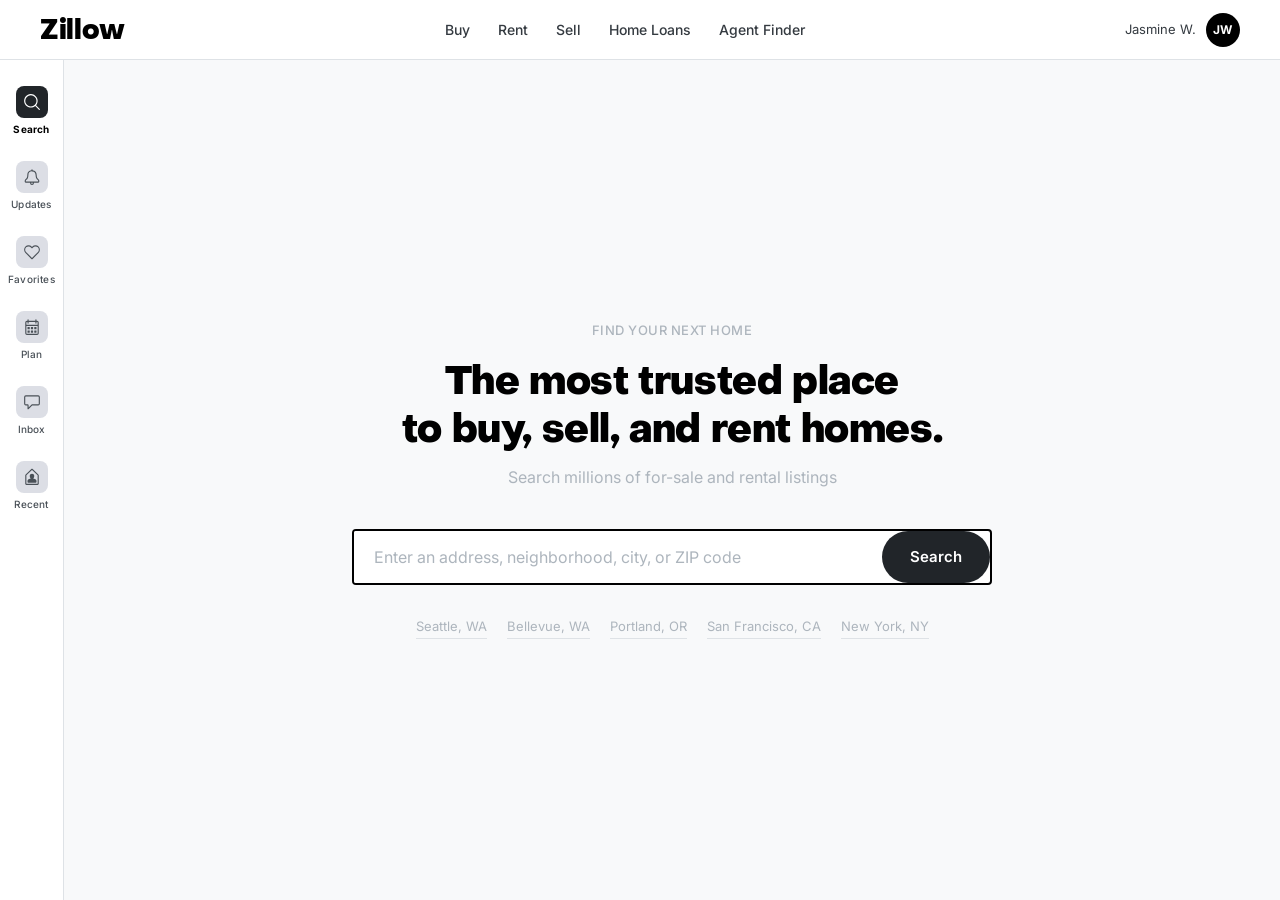
<file: index.html>
<!DOCTYPE html>
<html lang="en">
<head>
  <meta charset="UTF-8">
  <meta name="viewport" content="width=device-width, initial-scale=1.0">
  <title>Zillow — Home</title>
  <link rel="stylesheet" href="design-system.css">
  <style>
    *, *::before, *::after { box-sizing: border-box; margin: 0; padding: 0; }
    body { font-family: var(--font-ui, -apple-system, BlinkMacSystemFont, "Segoe UI", sans-serif);
    -webkit-font-smoothing: antialiased; background: #F8F9FA; color: #343A40; display: flex; flex-direction: column; height: 100vh; overflow: hidden; }
    a { color: inherit; text-decoration: none; }

    /* ── GLOBAL NAV ── */
    .global-nav { background: #ffffff; border-bottom: 1px solid #DEE2E6; padding: 0 40px; height: 60px; display: flex; align-items: center; justify-content: space-between; flex-shrink: 0; position: relative; z-index: 200; }
    .global-nav-wordmark { font-size: 28px; font-weight: 900; color: #000000; letter-spacing: -1px; text-decoration: none; }
    .global-nav-links { display: flex; gap: 28px; }
    .global-nav-links a { font-size: 14px; font-weight: 500; color: #343A40; text-decoration: none; }
    .global-nav-links a:hover { color: #000000; opacity: 1; }
    .global-nav-user { display: flex; align-items: center; gap: 10px; position: relative; }
    .global-nav-name { font-size: 13px; color: #343A40; }
    .global-nav-avatar { width: 34px; height: 34px; border-radius: 50%; background: #000000; color: #ffffff; display: flex; align-items: center; justify-content: center; font-size: 12px; font-weight: 700; cursor: pointer; user-select: none; }
    .user-menu { position: absolute; top: 44px; right: 0; background: #ffffff; border: 1px solid #DEE2E6; border-radius: 4px; box-shadow: 0 4px 16px rgba(0,0,0,0.12); min-width: 220px; z-index: 300; padding: 4px 0; }
    .user-menu a { display: block; padding: 11px 20px; font-size: 14px; font-weight: 700; color: #000000; text-decoration: none; }
    .user-menu a:hover { background: #F8F9FA; opacity: 1; }
    .user-menu a.active { background: #D0D2DD; }
    .user-menu-divider { height: 1px; background: #DEE2E6; margin: 4px 0; }

    /* ── APP SHELL ── */
    .app-shell { flex: 1; min-height: 0; display: flex; flex-direction: row; overflow: hidden; }

    /* ── LEFT ICON NAV ── */
    .icon-nav { width: 64px; flex-shrink: 0; height: 100%; background: #ffffff; border-right: 1px solid #DEE2E6; display: flex; flex-direction: column; align-items: center; padding-top: 16px; gap: 4px; }
    .icon-nav-item { display: flex; flex-direction: column; align-items: center; gap: 4px; padding: 10px 0; width: 100%; cursor: pointer; text-decoration: none; }
    .icon-nav-item:hover { background: #F8F9FA; opacity: 1; }
    .icon-glyph { width: 28px; height: 28px; border-radius: 50%; background: #DCDEE5; display: flex; align-items: center; justify-content: center; font-size: 14px; color: #495057; }
    .icon-label { font-size: 10px; color: #495057; font-weight: 500; }
    .icon-nav-item.active .icon-glyph { background: #212529; color: #ffffff; }
    .icon-nav-item.active .icon-label { color: #000000; font-weight: 700; }

    /* Hero */
    .hero { flex: 1; overflow-y: auto; display: flex; flex-direction: column; align-items: center; justify-content: center; padding: 80px 40px; text-align: center; }
    .hero-eyebrow { font-size: 13px; font-weight: 500; color: #ADB5BD; letter-spacing: 0.5px; text-transform: uppercase; margin-bottom: 16px; }
    .hero-headline { font-size: 40px; font-weight: 800; color: #000000; margin-bottom: 12px; line-height: 1.2; }
    .hero-sub { font-size: 16px; color: #ADB5BD; margin-bottom: 40px; }

    /* Search */
    .search-bar { display: flex; width: 100%; max-width: 640px; border: 2px solid #000000; border-radius: 4px; background: #ffffff; overflow: hidden; }
    .search-input { flex: 1; padding: 16px 20px; font-size: 16px; color: #343A40; border: none; outline: none; font-family: inherit; }
    .search-input::placeholder { color: #ADB5BD; }
    .search-btn { padding: 16px 28px; background: #212529; color: #ffffff; font-size: 15px; font-weight: 700; border: none; cursor: pointer; font-family: inherit; white-space: nowrap; }
    .search-btn:hover { background: #343A40; }

    /* Quick links */
    .quick-links { margin-top: 32px; display: flex; gap: 20px; flex-wrap: wrap; justify-content: center; }
    .quick-link { font-size: 13px; color: #ADB5BD; border-bottom: 1px solid #DEE2E6; padding-bottom: 2px; cursor: pointer; }
    .quick-link:hover { color: #343A40; border-color: #ADB5BD; }

    /* ── CONSTELLATION OVERRIDES ── */
    /* Object Sans on brand text */
    .global-nav-wordmark,
    .price-large, .value-card-amount, .market-index-score,
    .equity-item strong, .section-heading, .hero-headline,
    h1, h2, h3 {
      font-family: "Object Sans", "Inter", sans-serif !important;
      letter-spacing: -0.01em;
    }
    /* Inter on everything else */
    body, input, button, select, textarea {
      font-family: "Inter", -apple-system, BlinkMacSystemFont, "Segoe UI", sans-serif;
    }
    /* Pill buttons */
    .btn, .btn-black, .btn-sm, .sidebar-cta-btn, .msg-cta,
    .btn-outline-sm, .search-btn {
      border-radius: 999px !important;
      font-family: "Inter", sans-serif;
      font-weight: 600;
    }
    /* Pill Voyager chips */
    .suggested-q {
      border-radius: 999px !important;
    }
    /* Rounded-rect icon glyph (not circle) */
    .icon-glyph {
      border-radius: 8px !important;
      width: 32px !important;
      height: 32px !important;
    }
    /* Voyager mode badge as pill */
    .voyager-panel-mode {
      border: 1px solid #C8CDD3;
      border-radius: 999px;
      padding: 2px 8px;
      font-size: 10px;
      font-weight: 600;
      text-transform: uppercase;
      letter-spacing: 0.05em;
      color: #6C757D;
    }
    /* Voyager title — Object Sans */
    .voyager-panel-title {
      font-family: "Object Sans", "Inter", sans-serif;
      font-size: 14px;
      font-weight: 900;
      letter-spacing: -0.01em;
      color: #000;
    }
    /* AI module head */
    .ai-blurb-label, .ai-module-head {
      font-family: "Object Sans", "Inter", sans-serif;
      font-size: 14px;
      font-weight: 900;
      letter-spacing: -0.01em;
    }
    /* Intent chips — pill */
    .intent-chip {
      border-radius: 999px !important;
    }
    /* Avatar — pill */
    .global-nav-avatar {
      border-radius: 999px !important;
    }
    /* Sidebar floating card treatment */
    .sidebar {
      border-left: none !important;
      margin: 16px 16px 16px 0;
      border: 1px solid #C8CDD3 !important;
      border-radius: 8px !important;
      box-shadow: 0 8px 28px rgba(17,17,22,0.10) !important;
      overflow: hidden;
    }
    /* Modal inner — rounded card with gap from viewport edges */
    .page-body-wrapper {
      padding: 16px !important;
      gap: 16px !important;
    }
    .modal-drawer-inner {
      border-radius: 8px !important;
      border: 1px solid #C8CDD3 !important;
      box-shadow: 0 8px 28px rgba(17,17,22,0.10) !important;
    }
  </style>
</head>
<body>

  <header class="global-nav">
    <span class="global-nav-wordmark">Zillow</span>
    <nav class="global-nav-links">
      <a href="#">Buy</a>
      <a href="#">Rent</a>
      <a href="#">Sell</a>
      <a href="#">Home Loans</a>
      <a href="#">Agent Finder</a>
    </nav>
    <div class="global-nav-user">
      <span class="global-nav-name">Jasmine W.</span>
      <div class="global-nav-avatar" id="nav-avatar" onclick="toggleUserMenu()">JW</div>
      <div id="user-menu" class="user-menu" style="display:none;">
        <a href="nfshdp-postclaim.html" class="active">Your homes</a>
        <a href="#">Your team</a>
        <div class="user-menu-divider"></div>
        <a href="#">Saved homes</a>
        <a href="#">Saved searches</a>
        <a href="#">Recently viewed</a>
        <a href="#">Tours</a>
        <div class="user-menu-divider"></div>
        <a href="#">Applications</a>
        <a href="#">Your rental</a>
        <div class="user-menu-divider"></div>
        <a href="#">Account settings</a>
        <a href="#">Sign out</a>
      </div>
    </div>
  </header>

  <div class="app-shell">

    <nav class="icon-nav">
    <a href="index.html" class="icon-nav-item active">
      <div class="icon-glyph"><svg xmlns="http://www.w3.org/2000/svg" aria-hidden="true" viewBox="0 0 32 32" width="18" height="18" fill="currentColor" style="display:block;"><path d="m29.71 28.29-6.55-6.55a12 12 0 1 0-1.41 1.41l6.55 6.55a1 1 0 0 0 1.42 0 1 1 0 0 0-.01-1.41zM14 24a10 10 0 1 1 10-10 10 10 0 0 1-10 10z"></path></svg></div>
      <span class="icon-label">Search</span>
    </a>
    <a href="#" class="icon-nav-item">
      <div class="icon-glyph"><svg xmlns="http://www.w3.org/2000/svg" aria-hidden="true" viewBox="0 0 32 32" width="18" height="18" fill="currentColor" style="display:block;"><path d="M24.36 12.54A8.53 8.53 0 0 0 17 4.07S17 4 17 4V3a1 1 0 0 0-2 0v1.06a8.29 8.29 0 0 0-7.37 8.19c0 8.23-4.64 6.47-4.64 11v.92A1.84 1.84 0 0 0 4.86 26h7.69a4 4 0 0 0-.05.5 3.5 3.5 0 0 0 7 0 4 4 0 0 0-.05-.5h7.69A1.84 1.84 0 0 0 29 24.17v-.92c0-4.48-4.53-2.81-4.64-10.71Zm-6.86 14a1.5 1.5 0 0 1-3 0 1.64 1.64 0 0 1 .09-.5h2.82a1.64 1.64 0 0 1 .09.46ZM27 24H5v-.75c0-1.06.3-1.34 1.18-2.17 1.82-1.71 3.46-3.67 3.46-8.83A6.31 6.31 0 0 1 16 6h.56a6.57 6.57 0 0 1 5.8 6.54c.07 5.35 2 7.18 3.46 8.52.88.83 1.18 1.11 1.18 2.17Z"></path></svg></div>
      <span class="icon-label">Updates</span>
    </a>
    <a href="#" class="icon-nav-item">
      <div class="icon-glyph"><svg xmlns="http://www.w3.org/2000/svg" aria-hidden="true" viewBox="0 0 32 32" width="18" height="18" fill="currentColor" style="display:block;"><path d="M27.66 6.19a7.85 7.85 0 0 0-11 .13L16 7l-.65-.66a7.85 7.85 0 0 0-11-.13 8.23 8.23 0 0 0 .09 11.59l.42.42L15.29 28.7a1 1 0 0 0 1.42 0l10.44-10.5.42-.42a8.23 8.23 0 0 0 .09-11.59zm-1.42 10.06-.52.52L16 26.55l-9.72-9.78-.52-.52A6.15 6.15 0 0 1 4 13.19a5.91 5.91 0 0 1 1.62-5.43 5.81 5.81 0 0 1 4.67-1.71 6 6 0 0 1 3.78 1.87l.5.5 1.08 1.08a.5.5 0 0 0 .7 0l1.08-1.08.5-.5a6 6 0 0 1 3.78-1.87 5.81 5.81 0 0 1 4.67 1.71A5.91 5.91 0 0 1 28 13.19a6.15 6.15 0 0 1-1.76 3.06z"></path></svg></div>
      <span class="icon-label">Favorites</span>
    </a>
    <a href="plan-overview.html" class="icon-nav-item">
      <div class="icon-glyph"><svg xmlns="http://www.w3.org/2000/svg" aria-hidden="true" viewBox="0 0 32 32" width="18" height="18" fill="currentColor" style="display:block;"><rect width="4" height="4" x="8" y="16" rx=".5"></rect><rect width="4" height="4" x="20" y="16" rx=".5"></rect><rect width="4" height="4" x="14" y="16" rx=".5"></rect><rect width="4" height="4" x="8" y="22" rx=".5"></rect><rect width="4" height="4" x="20" y="22" rx=".5"></rect><rect width="4" height="4" x="14" y="22" rx=".5"></rect><path d="M25 5h-1V3a1 1 0 0 0-2 0v2H10V3a1 1 0 0 0-2 0v2H7a3 3 0 0 0-3 3v19a3 3 0 0 0 3 3h18a3 3 0 0 0 3-3V8a3 3 0 0 0-3-3zM7 7h1v2a1 1 0 0 0 2 0V7h12v2a1 1 0 0 0 2 0V7h1a1 1 0 0 1 1 1v4H6V8a1 1 0 0 1 1-1zm18 21H7a1 1 0 0 1-1-1V14h20v13a1 1 0 0 1-1 1z"></path></svg></div>
      <span class="icon-label">Plan</span>
    </a>
    <a href="#" class="icon-nav-item">
      <div class="icon-glyph"><svg xmlns="http://www.w3.org/2000/svg" aria-hidden="true" viewBox="0 0 32 32" width="18" height="18" fill="currentColor" style="display:block;"><path d="M27 4H5a3 3 0 0 0-3 3v12a3 3 0 0 0 3 3h3v6a1 1 0 0 0 0 .4 1 1 0 0 0 .6.5 1 1 0 0 0 .8 0 1 1 0 0 0 .3-.2l6.7-6.7H27a3 3 0 0 0 3-3V7a3 3 0 0 0-3-3zm1 15a1 1 0 0 1-1 1H16a1 1 0 0 0-.7.3L10 25.6V22a2 2 0 0 0-2-2H5a1 1 0 0 1-1-1V7a1 1 0 0 1 1-1h22a1 1 0 0 1 1 1z"></path></svg></div>
      <span class="icon-label">Inbox</span>
    </a>
    <a href="reengagement.html" class="icon-nav-item">
      <div class="icon-glyph"><svg xmlns="http://www.w3.org/2000/svg" aria-hidden="true" viewBox="0 0 32 32" width="18" height="18" fill="currentColor" style="display:block;">
<path d="M16 10C14.9322 9.99995 13.9086 10.4269 13.1573 11.1857C12.406 11.9445 11.9893 12.9722 12 14.04V14.8571C12.0391 16.3189 12.6555 17.7057 13.7143 18.7143L12.5714 18.9657C9.83429 19.6057 8 20.9771 8 22.5714V24.8571C8 25.4883 8.51168 26 9.14286 26H22.8571C23.4883 26 24 25.4883 24 24.8571V22.5714C24 20.9771 22.1429 19.6057 19.4286 18.9657L18.2457 18.7371C19.3038 17.7186 19.9195 16.3252 19.96 14.8571V14.04C19.9707 12.9791 19.5594 11.9575 18.8168 11.1998C18.0741 10.4421 17.0609 10.0106 16 10Z"></path>
<path fill-rule="evenodd" clip-rule="evenodd" d="M17.2 1.9L27.29 11.4C27.7407 11.7804 28.0005 12.3403 28 12.93V28C28 29.1046 27.1046 30 26 30H6C4.89543 30 4 29.1046 4 28V12.93C3.99952 12.3403 4.25934 11.7804 4.71 11.4L14.8 1.9C15.5111 1.36667 16.4889 1.36667 17.2 1.9ZM6 12.93V28H26V12.93L16 3.52L6 12.93Z"></path>
</svg></div>
      <span class="icon-label">Recent</span>
    </a>
  </nav>

  <!-- Hero -->
  <main class="hero">
    <p class="hero-eyebrow">Find your next home</p>
    <h1 class="hero-headline">The most trusted place<br>to buy, sell, and rent homes.</h1>
    <p class="hero-sub">Search millions of for-sale and rental listings</p>

    <a href="nfshdp-preclaim.html" style="display:block; width:100%; max-width:640px;">
      <div class="search-bar">
        <input class="search-input" type="text" placeholder="Enter an address, neighborhood, city, or ZIP code" readonly>
        <button class="search-btn">Search</button>
      </div>
    </a>

    <div class="quick-links">
      <span class="quick-link">Seattle, WA</span>
      <span class="quick-link">Bellevue, WA</span>
      <span class="quick-link">Portland, OR</span>
      <span class="quick-link">San Francisco, CA</span>
      <span class="quick-link">New York, NY</span>
    </div>
  </main>

  </div><!-- end app-shell -->

  <script>
  function toggleUserMenu() {
    var menu = document.getElementById('user-menu');
    menu.style.display = menu.style.display === 'none' ? 'block' : 'none';
  }
  document.addEventListener('click', function(e) {
    if (!e.target.closest('.global-nav-user')) {
      var menu = document.getElementById('user-menu');
      if (menu) menu.style.display = 'none';
    }
  });
  </script>
</body>
</html>
</file>
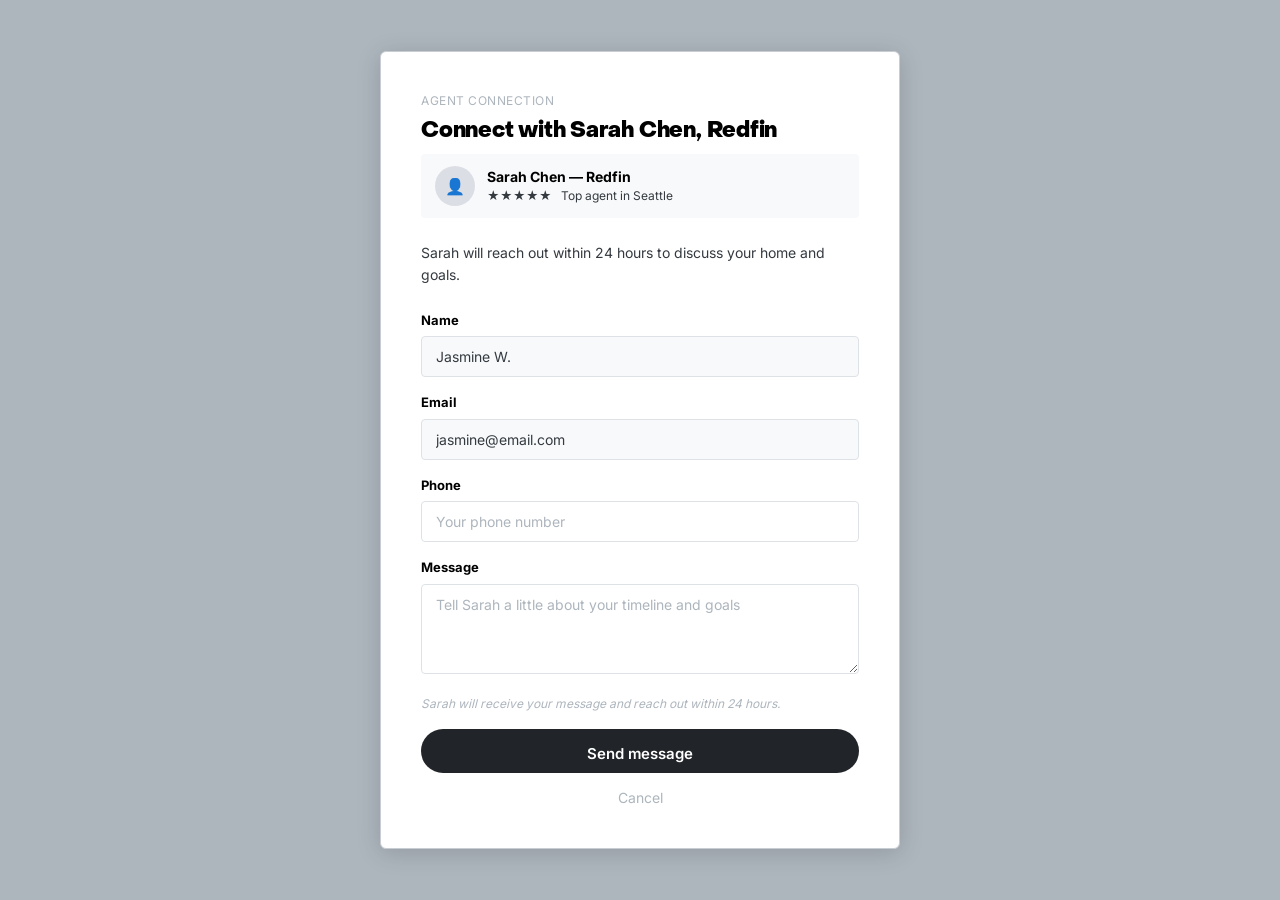
<file: agent-modal.html>
<!DOCTYPE html>
<html lang="en">
<head>
  <meta charset="UTF-8">
  <title>Connect with Sarah Chen — Zillow</title>
  <link rel="stylesheet" href="design-system.css">
  <style>
    *, *::before, *::after { box-sizing: border-box; margin: 0; padding: 0; }
    body { font-family: var(--font-ui, -apple-system, BlinkMacSystemFont, "Segoe UI", sans-serif);
    -webkit-font-smoothing: antialiased; background: #ADB5BD; color: #343A40; min-height: 100vh; display: flex; align-items: center; justify-content: center; padding: 40px 20px; }
    a { color: #000000; }

    .modal { background: #ffffff; border: 1px solid #C8CDD3; border-radius: 6px; width: 100%; max-width: 520px; padding: 40px; box-shadow: 0 4px 24px rgba(0,0,0,0.15); }

    .modal-eyebrow { font-size: 12px; color: #ADB5BD; text-transform: uppercase; letter-spacing: 0.5px; margin-bottom: 8px; }
    .modal-title { font-size: 22px; font-weight: 800; color: #000000; margin-bottom: 10px; }
    .modal-body { font-size: 14px; color: #343A40; line-height: 1.6; margin-bottom: 24px; }

    .form-group { margin-bottom: 16px; }
    .form-label { display: block; font-size: 13px; font-weight: 700; color: #000000; margin-bottom: 6px; }
    .form-input { width: 100%; padding: 11px 14px; border: 1.5px solid #DEE2E6; border-radius: 4px; font-size: 14px; font-family: inherit; color: #343A40; outline: none; }
    .form-input:focus { border-color: #000000; }
    .form-input::placeholder { color: #ADB5BD; }
    .form-textarea { width: 100%; padding: 11px 14px; border: 1.5px solid #DEE2E6; border-radius: 4px; font-size: 14px; font-family: inherit; color: #343A40; outline: none; min-height: 90px; resize: vertical; }
    .form-textarea::placeholder { color: #ADB5BD; }
    .form-textarea:focus { border-color: #000000; }

    .form-input.prefilled { background: #F8F9FA; color: #343A40; }

    .submit-note { font-size: 12px; color: #ADB5BD; margin-bottom: 16px; font-style: italic; }

    .btn { display: block; width: 100%; background: #212529; color: #ffffff; font-size: 15px; font-weight: 700; padding: 14px 20px; border-radius: 4px; text-decoration: none; text-align: center; border: none; cursor: pointer; font-family: inherit; margin-bottom: 14px; }
    .btn:hover { background: #343A40; }

    .link-cancel { display: block; text-align: center; font-size: 14px; color: #ADB5BD; text-decoration: none; }
    .link-cancel:hover { color: #343A40; text-decoration: underline; }

    .agent-badge { display: flex; align-items: center; gap: 12px; background: #F8F9FA; border-radius: 4px; padding: 12px 14px; margin-bottom: 24px; }
    .agent-avatar { width: 40px; height: 40px; border-radius: 50%; background: #DCDEE5; display: flex; align-items: center; justify-content: center; font-size: 16px; color: #ADB5BD; }
    .agent-info { flex: 1; }
    .agent-name { font-size: 14px; font-weight: 700; color: #000000; }
    .agent-stars { font-size: 12px; color: #343A40; }

    /* ── CONSTELLATION OVERRIDES ── */
    /* Object Sans on brand text */
    .global-nav-wordmark,
    .price-large, .value-card-amount, .market-index-score,
    .equity-item strong, .section-heading, .hero-headline,
    h1, h2, h3 {
      font-family: "Object Sans", "Inter", sans-serif !important;
      letter-spacing: -0.01em;
    }
    /* Inter on everything else */
    body, input, button, select, textarea {
      font-family: "Inter", -apple-system, BlinkMacSystemFont, "Segoe UI", sans-serif;
    }
    /* Pill buttons */
    .btn, .btn-black, .btn-sm, .sidebar-cta-btn, .msg-cta,
    .btn-outline-sm, .search-btn {
      border-radius: 999px !important;
      font-family: "Inter", sans-serif;
      font-weight: 600;
    }
    /* Pill Voyager chips */
    .suggested-q {
      border-radius: 999px !important;
    }
    /* Rounded-rect icon glyph (not circle) */
    .icon-glyph {
      border-radius: 8px !important;
      width: 32px !important;
      height: 32px !important;
    }
    /* Voyager mode badge as pill */
    .voyager-panel-mode {
      border: 1px solid #C8CDD3;
      border-radius: 999px;
      padding: 2px 8px;
      font-size: 10px;
      font-weight: 600;
      text-transform: uppercase;
      letter-spacing: 0.05em;
      color: #6C757D;
    }
    /* Voyager title — Object Sans */
    .voyager-panel-title {
      font-family: "Object Sans", "Inter", sans-serif;
      font-size: 14px;
      font-weight: 900;
      letter-spacing: -0.01em;
      color: #000;
    }
    /* AI module head */
    .ai-blurb-label, .ai-module-head {
      font-family: "Object Sans", "Inter", sans-serif;
      font-size: 14px;
      font-weight: 900;
      letter-spacing: -0.01em;
    }
    /* Intent chips — pill */
    .intent-chip {
      border-radius: 999px !important;
    }
    /* Avatar — pill */
    .global-nav-avatar {
      border-radius: 999px !important;
    }
    /* Sidebar floating card treatment */
    .sidebar {
      border-left: none !important;
      margin: 16px 16px 16px 0;
      border: 1px solid #C8CDD3 !important;
      border-radius: 8px !important;
      box-shadow: 0 8px 28px rgba(17,17,22,0.10) !important;
      overflow: hidden;
    }
    /* Modal inner — rounded card with gap from viewport edges */
    .page-body-wrapper {
      padding: 16px !important;
      gap: 16px !important;
    }
    .modal-drawer-inner {
      border-radius: 8px !important;
      border: 1px solid #C8CDD3 !important;
      box-shadow: 0 8px 28px rgba(17,17,22,0.10) !important;
    }
  </style>
</head>
<body>

  <div class="modal">
    <div class="modal-eyebrow">Agent connection</div>
    <h1 class="modal-title">Connect with Sarah Chen, Redfin</h1>

    <div class="agent-badge">
      <div class="agent-avatar">&#128100;</div>
      <div class="agent-info">
        <div class="agent-name">Sarah Chen — Redfin</div>
        <div class="agent-stars">&#9733;&#9733;&#9733;&#9733;&#9733; &nbsp; Top agent in Seattle</div>
      </div>
    </div>

    <p class="modal-body">Sarah will reach out within 24 hours to discuss your home and goals.</p>

    <div class="form-group">
      <label class="form-label">Name</label>
      <input class="form-input prefilled" type="text" value="Jasmine W." readonly>
    </div>

    <div class="form-group">
      <label class="form-label">Email</label>
      <input class="form-input prefilled" type="email" value="jasmine@email.com" readonly>
    </div>

    <div class="form-group">
      <label class="form-label">Phone</label>
      <input class="form-input" type="tel" placeholder="Your phone number">
    </div>

    <div class="form-group">
      <label class="form-label">Message</label>
      <textarea class="form-textarea" placeholder="Tell Sarah a little about your timeline and goals"></textarea>
    </div>

    <p class="submit-note">Sarah will receive your message and reach out within 24 hours.</p>

    <a href="nfshdp-postclaim.html" class="btn" onclick="sessionStorage.setItem('agentConnected','1')">Send message</a>
    <a href="nfshdp-postclaim.html" class="link-cancel">Cancel</a>
  </div>

</body>
</html>
</file>
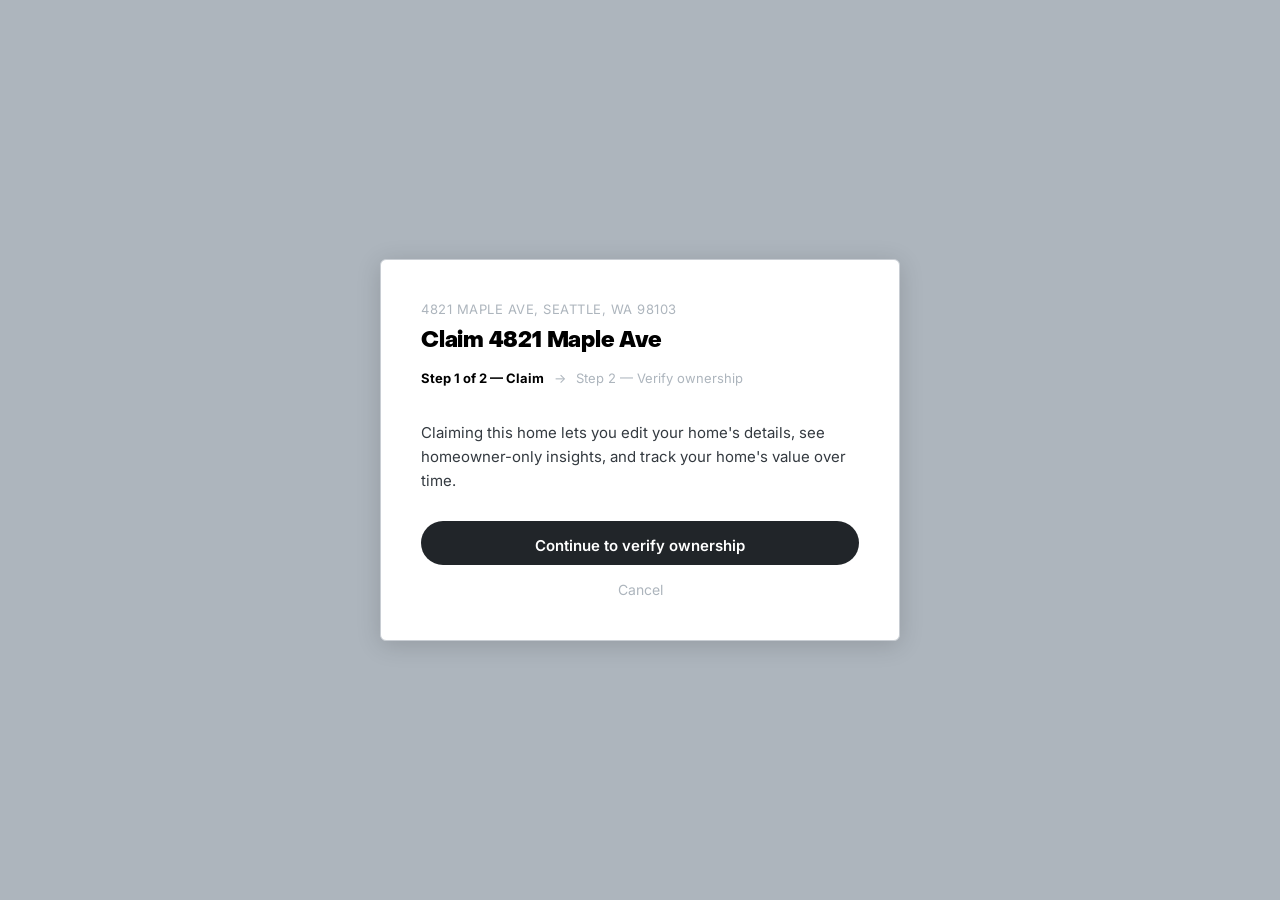
<file: claim-modal.html>
<!DOCTYPE html>
<html lang="en">
<head>
  <meta charset="UTF-8">
  <title>Claim Your Home — Zillow</title>
  <link rel="stylesheet" href="design-system.css">
  <style>
    *, *::before, *::after { box-sizing: border-box; margin: 0; padding: 0; }
    body { font-family: var(--font-ui, -apple-system, BlinkMacSystemFont, "Segoe UI", sans-serif);
    -webkit-font-smoothing: antialiased; background: #ADB5BD; color: #343A40; min-height: 100vh; display: flex; align-items: center; justify-content: center; padding: 40px 20px; }
    a { color: #000000; }

    .modal { background: #ffffff; border: 1px solid #C8CDD3; border-radius: 6px; width: 100%; max-width: 520px; padding: 40px; box-shadow: 0 4px 24px rgba(0,0,0,0.15); }

    .modal-title { font-size: 22px; font-weight: 800; color: #000000; margin-bottom: 16px; }
    .modal-body { font-size: 15px; color: #343A40; line-height: 1.6; margin-bottom: 28px; }

    /* Progress indicator */
    .progress { display: flex; align-items: center; gap: 10px; margin-bottom: 32px; font-size: 13px; }
    .progress-step { font-weight: 700; color: #000000; }
    .progress-step.inactive { color: #ADB5BD; font-weight: 400; }
    .progress-arrow { color: #ADB5BD; }

    .btn { display: block; width: 100%; background: #212529; color: #ffffff; font-size: 15px; font-weight: 700; padding: 14px 20px; border-radius: 4px; text-decoration: none; text-align: center; border: none; cursor: pointer; font-family: inherit; margin-bottom: 14px; }
    .btn:hover { background: #343A40; }

    .link-secondary { display: block; text-align: center; font-size: 14px; color: #ADB5BD; text-decoration: none; }
    .link-secondary:hover { color: #343A40; text-decoration: underline; }

    .modal-address { font-size: 13px; color: #ADB5BD; text-transform: uppercase; letter-spacing: 0.5px; margin-bottom: 8px; }

    /* ── CONSTELLATION OVERRIDES ── */
    /* Object Sans on brand text */
    .global-nav-wordmark,
    .price-large, .value-card-amount, .market-index-score,
    .equity-item strong, .section-heading, .hero-headline,
    h1, h2, h3 {
      font-family: "Object Sans", "Inter", sans-serif !important;
      letter-spacing: -0.01em;
    }
    /* Inter on everything else */
    body, input, button, select, textarea {
      font-family: "Inter", -apple-system, BlinkMacSystemFont, "Segoe UI", sans-serif;
    }
    /* Pill buttons */
    .btn, .btn-black, .btn-sm, .sidebar-cta-btn, .msg-cta,
    .btn-outline-sm, .search-btn {
      border-radius: 999px !important;
      font-family: "Inter", sans-serif;
      font-weight: 600;
    }
    /* Pill Voyager chips */
    .suggested-q {
      border-radius: 999px !important;
    }
    /* Rounded-rect icon glyph (not circle) */
    .icon-glyph {
      border-radius: 8px !important;
      width: 32px !important;
      height: 32px !important;
    }
    /* Voyager mode badge as pill */
    .voyager-panel-mode {
      border: 1px solid #C8CDD3;
      border-radius: 999px;
      padding: 2px 8px;
      font-size: 10px;
      font-weight: 600;
      text-transform: uppercase;
      letter-spacing: 0.05em;
      color: #6C757D;
    }
    /* Voyager title — Object Sans */
    .voyager-panel-title {
      font-family: "Object Sans", "Inter", sans-serif;
      font-size: 14px;
      font-weight: 900;
      letter-spacing: -0.01em;
      color: #000;
    }
    /* AI module head */
    .ai-blurb-label, .ai-module-head {
      font-family: "Object Sans", "Inter", sans-serif;
      font-size: 14px;
      font-weight: 900;
      letter-spacing: -0.01em;
    }
    /* Intent chips — pill */
    .intent-chip {
      border-radius: 999px !important;
    }
    /* Avatar — pill */
    .global-nav-avatar {
      border-radius: 999px !important;
    }
    /* Sidebar floating card treatment */
    .sidebar {
      border-left: none !important;
      margin: 16px 16px 16px 0;
      border: 1px solid #C8CDD3 !important;
      border-radius: 8px !important;
      box-shadow: 0 8px 28px rgba(17,17,22,0.10) !important;
      overflow: hidden;
    }
    /* Modal inner — rounded card with gap from viewport edges */
    .page-body-wrapper {
      padding: 16px !important;
      gap: 16px !important;
    }
    .modal-drawer-inner {
      border-radius: 8px !important;
      border: 1px solid #C8CDD3 !important;
      box-shadow: 0 8px 28px rgba(17,17,22,0.10) !important;
    }
  </style>
</head>
<body>

  <div class="modal">
    <div class="modal-address">4821 Maple Ave, Seattle, WA 98103</div>
    <h1 class="modal-title">Claim 4821 Maple Ave</h1>

    <!-- Progress indicator -->
    <div class="progress">
      <span class="progress-step">Step 1 of 2 &mdash; Claim</span>
      <span class="progress-arrow">&rarr;</span>
      <span class="progress-step inactive">Step 2 &mdash; Verify ownership</span>
    </div>

    <p class="modal-body">Claiming this home lets you edit your home's details, see homeowner-only insights, and track your home's value over time.</p>

    <a href="verify-modal.html" class="btn">Continue to verify ownership</a>
    <a href="nfshdp-preclaim.html" class="link-secondary">Cancel</a>
  </div>

</body>
</html>
</file>
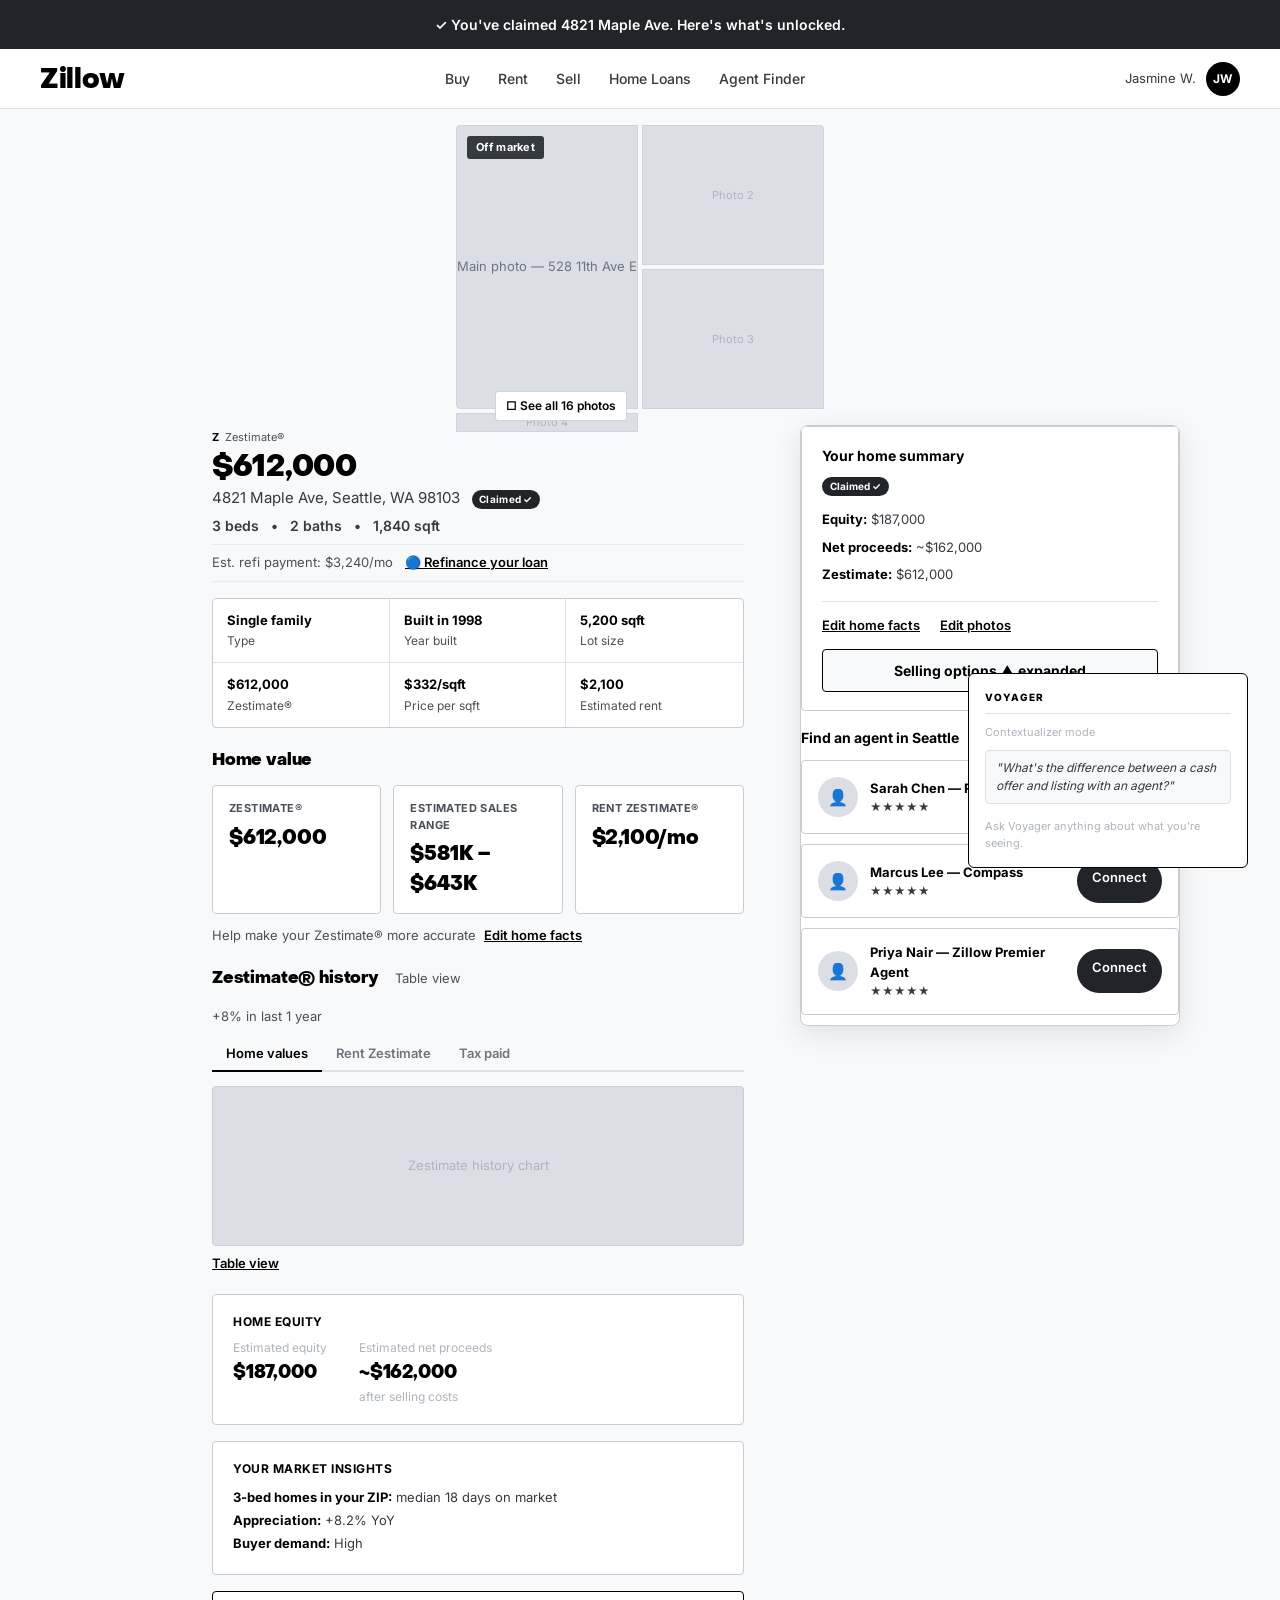
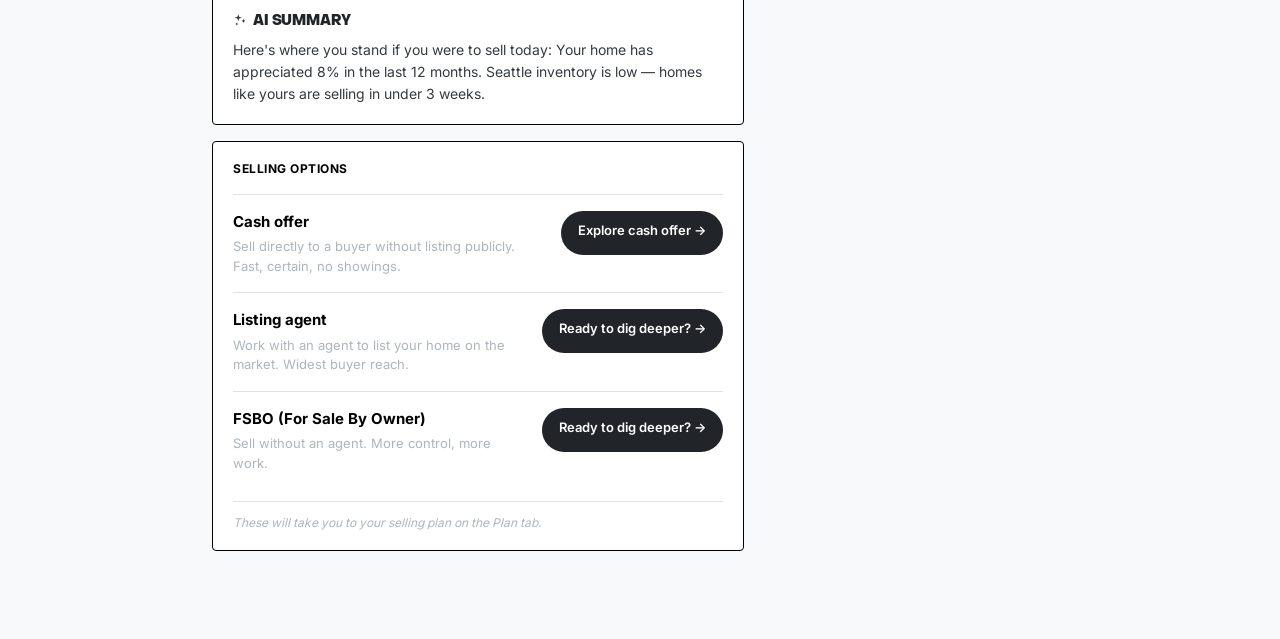
<file: nfshdp-accordion.html>
<!DOCTYPE html>
<html lang="en">
<head>
  <meta charset="UTF-8">
  <title>4821 Maple Ave — Selling Options — Zillow</title>
  <link rel="stylesheet" href="design-system.css">
  <style>
    *, *::before, *::after { box-sizing: border-box; margin: 0; padding: 0; }
    body { font-family: var(--font-ui, -apple-system, BlinkMacSystemFont, "Segoe UI", sans-serif);
    -webkit-font-smoothing: antialiased; background: #F8F9FA; color: #343A40; min-height: 100vh; padding-bottom: 40px; }
    a { color: #000000; text-decoration: underline; }
    a:hover { opacity: 0.7; }

    /* Success banner */
    .success-banner { background: #212529; color: #ffffff; padding: 14px 40px; font-size: 14px; font-weight: 600; text-align: center; }

    /* ── GLOBAL NAV ── */
    .global-nav { background: #ffffff; border-bottom: 1px solid #DEE2E6; padding: 0 40px; height: 60px; display: flex; align-items: center; justify-content: space-between; flex-shrink: 0; position: relative; z-index: 200; }
    .global-nav-wordmark { font-size: 28px; font-weight: 900; color: #000000; letter-spacing: -1px; text-decoration: none; }
    .global-nav-links { display: flex; gap: 28px; }
    .global-nav-links a { font-size: 14px; font-weight: 500; color: #343A40; text-decoration: none; }
    .global-nav-links a:hover { color: #000000; opacity: 1; }
    .global-nav-user { display: flex; align-items: center; gap: 10px; position: relative; }
    .global-nav-name { font-size: 13px; color: #343A40; }
    .global-nav-avatar { width: 34px; height: 34px; border-radius: 50%; background: #000000; color: #ffffff; display: flex; align-items: center; justify-content: center; font-size: 12px; font-weight: 700; cursor: pointer; user-select: none; }
    .user-menu { position: absolute; top: 44px; right: 0; background: #ffffff; border: 1px solid #DEE2E6; border-radius: 4px; box-shadow: 0 4px 16px rgba(0,0,0,0.12); min-width: 220px; z-index: 300; padding: 4px 0; }
    .user-menu a { display: block; padding: 11px 20px; font-size: 14px; font-weight: 700; color: #000000; text-decoration: none; }
    .user-menu a:hover { background: #F8F9FA; opacity: 1; }
    .user-menu a.active { background: #D0D2DD; }
    .user-menu-divider { height: 1px; background: #DEE2E6; margin: 4px 0; }
    .claimed-badge { display: inline-block; background: #212529; color: #ffffff; font-size: 10px; font-weight: 700; padding: 2px 7px; border-radius: 20px; margin-left: 8px; letter-spacing: 0.3px; }

    /* ── PHOTO SECTION ── */
    .photo-section { max-width: 960px; margin: 0 auto; padding: 16px 20px 0; position: relative; }
    .photo-grid { display: grid; grid-template-columns: 1fr 1fr; grid-template-rows: 140px 140px; gap: 4px; height: 284px; }
    .photo-hero { grid-row: 1 / 3; background: #DCDEE5; border: 1px solid #CED4DA; display: flex; align-items: center; justify-content: center; color: #6C757D; font-size: 13px; position: relative; border-radius: 4px 0 0 4px; }
    .photo-thumb { background: #DCDEE5; border: 1px solid #CED4DA; display: flex; align-items: center; justify-content: center; color: #ADB5BD; font-size: 11px; }
    .photo-thumb:nth-child(2) { border-radius: 0 4px 0 0; }
    .photo-thumb:last-of-type { position: relative; }
    .off-market-badge { position: absolute; top: 10px; left: 10px; background: #343A40; color: #ffffff; font-size: 11px; font-weight: 700; padding: 3px 9px; border-radius: 3px; letter-spacing: 0.3px; }
    .see-all-photos { position: absolute; bottom: 10px; right: 10px; background: #ffffff; border: 1px solid #CED4DA; color: #000000; font-size: 12px; font-weight: 600; padding: 5px 10px; border-radius: 3px; text-decoration: none; }
    .see-all-photos:hover { background: #F8F9FA; opacity: 1; }

    /* ── TWO-COLUMN LAYOUT ── */
    .page-body { max-width: 960px; margin: 0 auto; padding: 0 20px 32px; display: grid; grid-template-columns: 1fr 300px; gap: 24px; align-items: start; }

    /* ── LEFT COLUMN ── */
    .main-col { min-width: 0; padding-top: 20px; }

    .zestimate-eyebrow { font-size: 11px; color: #495057; margin-bottom: 4px; }
    .zestimate-eyebrow span { font-weight: 700; color: #000000; }
    .price-large { font-size: 30px; font-weight: 800; color: #000000; line-height: 1.1; margin-bottom: 4px; }
    .address-line { font-size: 15px; color: #343A40; margin-bottom: 6px; }
    .specs-inline { font-size: 14px; color: #343A40; font-weight: 600; margin-bottom: 8px; }
    .refi-row { font-size: 13px; color: #495057; padding: 8px 0; border-top: 1px solid #E9ECEF; border-bottom: 1px solid #E9ECEF; margin-bottom: 16px; }
    .refi-row a { color: #000000; font-weight: 600; }

    .details-grid { display: grid; grid-template-columns: repeat(3, 1fr); border: 1px solid #C8CDD3; border-radius: 4px; overflow: hidden; margin-bottom: 20px; background: #ffffff; }
    .details-cell { padding: 12px 14px; border-right: 1px solid #DEE2E6; border-bottom: 1px solid #DEE2E6; font-size: 12px; color: #495057; }
    .details-cell:nth-child(3n) { border-right: none; }
    .details-cell:nth-child(4), .details-cell:nth-child(5), .details-cell:nth-child(6) { border-bottom: none; }
    .details-cell strong { display: block; font-size: 13px; font-weight: 700; color: #000000; margin-bottom: 2px; }

    .section-heading { font-size: 17px; font-weight: 700; color: #000000; margin-bottom: 12px; }

    .value-cards { display: grid; grid-template-columns: repeat(3, 1fr); gap: 12px; margin-bottom: 12px; }
    .value-card { background: #ffffff; border: 1px solid #C8CDD3; border-radius: 4px; padding: 14px 16px; }
    .value-card-label { font-size: 11px; font-weight: 700; text-transform: uppercase; letter-spacing: 0.4px; color: #495057; margin-bottom: 6px; }
    .value-card-amount { font-size: 20px; font-weight: 800; color: #000000; }
    .edit-facts-row { font-size: 13px; color: #495057; margin-bottom: 20px; }
    .edit-facts-row a { color: #000000; font-weight: 600; }

    .history-heading-row { display: flex; align-items: baseline; gap: 16px; margin-bottom: 4px; }
    .history-subtext { font-size: 13px; color: #495057; margin-bottom: 10px; }
    .tab-row { display: flex; gap: 0; border-bottom: 2px solid #DEE2E6; margin-bottom: 14px; }
    .tab { font-size: 13px; font-weight: 600; color: #6C757D; padding: 7px 14px; cursor: pointer; text-decoration: none; border-bottom: 2px solid transparent; margin-bottom: -2px; }
    .tab.active { color: #000000; border-bottom-color: #000000; }
    .chart-placeholder { width: 100%; height: 160px; background: #DCDEE5; border: 1px solid #C8CDD3; border-radius: 4px; display: flex; align-items: center; justify-content: center; color: #ADB5BD; font-size: 13px; margin-bottom: 8px; }
    .table-link { font-size: 13px; color: #000000; font-weight: 600; margin-bottom: 20px; display: block; }

    .card { background: #ffffff; border: 1px solid #C8CDD3; border-radius: 4px; padding: 18px 20px; margin-bottom: 16px; }
    .card-title { font-size: 12px; font-weight: 700; text-transform: uppercase; letter-spacing: 0.5px; color: #000000; margin-bottom: 8px; }

    .equity-row { display: flex; gap: 32px; }
    .equity-item { font-size: 14px; color: #343A40; }
    .equity-item strong { display: block; font-size: 18px; font-weight: 800; color: #000000; }
    .equity-label { font-size: 12px; color: #ADB5BD; margin-bottom: 2px; }
    .equity-sub { font-size: 12px; color: #ADB5BD; margin-top: 2px; }

    .market-stats { font-size: 13px; color: #343A40; line-height: 1.8; }
    .market-stats strong { color: #000000; }

    .ai-blurb { background: #ffffff; border: 1.5px solid #000000; border-radius: 4px; padding: 18px 20px; margin-bottom: 16px; }
    .ai-blurb-label { font-size: 10px; font-weight: 800; text-transform: uppercase; letter-spacing: 1px; color: #212529; margin-bottom: 8px; display: flex; align-items: center; gap: 6px; }
    .ai-blurb p { font-size: 14px; color: #343A40; line-height: 1.6; }

    /* Accordion card — expanded, thicker border */
    .accordion-card { background: #ffffff; border: 1.5px solid #000000; border-radius: 4px; padding: 18px 20px; margin-bottom: 16px; }
    .accordion-title { font-size: 12px; font-weight: 700; text-transform: uppercase; letter-spacing: 0.5px; color: #000000; margin-bottom: 16px; }
    .option-row { border-top: 1px solid #DEE2E6; padding: 16px 0; display: flex; align-items: flex-start; justify-content: space-between; gap: 20px; }
    .option-row:first-of-type { border-top: none; padding-top: 0; }
    .option-info { flex: 1; }
    .option-name { font-size: 15px; font-weight: 700; color: #000000; margin-bottom: 4px; }
    .option-desc { font-size: 13px; color: #ADB5BD; line-height: 1.5; }
    .option-cta { flex-shrink: 0; }
    .accordion-note { font-size: 12px; color: #ADB5BD; margin-top: 12px; border-top: 1px solid #DEE2E6; padding-top: 12px; font-style: italic; }

    .btn { display: inline-block; background: #212529; color: #ffffff; font-size: 13px; font-weight: 700; padding: 9px 16px; border-radius: 4px; text-decoration: none; white-space: nowrap; }
    .btn:hover { background: #343A40; opacity: 1; }
    .btn-sm { font-size: 13px; padding: 8px 14px; }

    /* ── RIGHT SIDEBAR ── */
    .sidebar { padding-top: 0; }
    .sidebar-card { background: #ffffff; border: 1px solid #C8CDD3; border-radius: 4px; padding: 18px 20px; margin-bottom: 16px; }
    .sidebar-card-title { font-size: 14px; font-weight: 700; color: #000000; margin-bottom: 8px; }
    .sidebar-claimed-badge { display: inline-block; background: #212529; color: #ffffff; font-size: 10px; font-weight: 700; padding: 2px 8px; border-radius: 20px; margin-bottom: 10px; }
    .sidebar-stat-row { font-size: 13px; color: #343A40; padding: 4px 0; }
    .sidebar-stat-row strong { color: #000000; }
    .sidebar-divider { border: none; border-top: 1px solid #DEE2E6; margin: 12px 0; }
    .sidebar-link { font-size: 13px; color: #000000; font-weight: 600; display: inline-block; margin-right: 16px; }
    .sidebar-active-btn { display: block; width: 100%; text-align: center; background: #F8F9FA; color: #000000; font-size: 14px; font-weight: 700; padding: 10px 18px; border-radius: 4px; text-decoration: none; border: 1.5px solid #000000; margin-top: 14px; cursor: default; }

    .sidebar-section-heading { font-size: 14px; font-weight: 700; color: #000000; margin-bottom: 12px; }
    .agent-card-stacked { background: #ffffff; border: 1px solid #C8CDD3; border-radius: 4px; padding: 14px 16px; margin-bottom: 10px; display: flex; align-items: center; gap: 12px; }
    .agent-avatar-sm { width: 40px; height: 40px; border-radius: 50%; background: #DCDEE5; flex-shrink: 0; display: flex; align-items: center; justify-content: center; font-size: 16px; color: #ADB5BD; }
    .agent-info { flex: 1; min-width: 0; }
    .agent-name { font-size: 13px; font-weight: 700; color: #000000; margin-bottom: 1px; }
    .agent-brokerage { font-size: 11px; color: #ADB5BD; }
    .agent-stars { font-size: 11px; color: #343A40; }

    /* Voyager */
    .voyager-panel { position: fixed; bottom: 32px; right: 32px; width: 280px; background: #ffffff; border: 1.5px solid #000000; border-radius: 6px; padding: 16px; z-index: 200; }
    .voyager-label { font-size: 10px; font-weight: 800; text-transform: uppercase; letter-spacing: 1px; color: #000000; border-bottom: 1px solid #DEE2E6; padding-bottom: 8px; margin-bottom: 10px; }
    .voyager-mode { font-size: 11px; color: #ADB5BD; margin-bottom: 10px; }
    .voyager-prompt { background: #F8F9FA; border: 1px solid #DEE2E6; border-radius: 4px; padding: 8px 10px; font-size: 12px; color: #343A40; margin-bottom: 6px; font-style: italic; }
    .voyager-note { font-size: 11px; color: #ADB5BD; margin-top: 8px; }

    /* ── CONSTELLATION OVERRIDES ── */
    /* Object Sans on brand text */
    .global-nav-wordmark,
    .price-large, .value-card-amount, .market-index-score,
    .equity-item strong, .section-heading, .hero-headline,
    h1, h2, h3 {
      font-family: "Object Sans", "Inter", sans-serif !important;
      letter-spacing: -0.01em;
    }
    /* Inter on everything else */
    body, input, button, select, textarea {
      font-family: "Inter", -apple-system, BlinkMacSystemFont, "Segoe UI", sans-serif;
    }
    /* Pill buttons */
    .btn, .btn-black, .btn-sm, .sidebar-cta-btn, .msg-cta,
    .btn-outline-sm, .search-btn {
      border-radius: 999px !important;
      font-family: "Inter", sans-serif;
      font-weight: 600;
    }
    /* Pill Voyager chips */
    .suggested-q {
      border-radius: 999px !important;
    }
    /* Rounded-rect icon glyph (not circle) */
    .icon-glyph {
      border-radius: 8px !important;
      width: 32px !important;
      height: 32px !important;
    }
    /* Voyager mode badge as pill */
    .voyager-panel-mode {
      border: 1px solid #C8CDD3;
      border-radius: 999px;
      padding: 2px 8px;
      font-size: 10px;
      font-weight: 600;
      text-transform: uppercase;
      letter-spacing: 0.05em;
      color: #6C757D;
    }
    /* Voyager title — Object Sans */
    .voyager-panel-title {
      font-family: "Object Sans", "Inter", sans-serif;
      font-size: 14px;
      font-weight: 900;
      letter-spacing: -0.01em;
      color: #000;
    }
    /* AI module head */
    .ai-blurb-label, .ai-module-head {
      font-family: "Object Sans", "Inter", sans-serif;
      font-size: 14px;
      font-weight: 900;
      letter-spacing: -0.01em;
    }
    /* Intent chips — pill */
    .intent-chip {
      border-radius: 999px !important;
    }
    /* Avatar — pill */
    .global-nav-avatar {
      border-radius: 999px !important;
    }
    /* Sidebar floating card treatment */
    .sidebar {
      border-left: none !important;
      margin: 16px 16px 16px 0;
      border: 1px solid #C8CDD3 !important;
      border-radius: 8px !important;
      box-shadow: 0 8px 28px rgba(17,17,22,0.10) !important;
      overflow: hidden;
    }
    /* Modal inner — rounded card with gap from viewport edges */
    .page-body-wrapper {
      padding: 16px !important;
      gap: 16px !important;
    }
    .modal-drawer-inner {
      border-radius: 8px !important;
      border: 1px solid #C8CDD3 !important;
      box-shadow: 0 8px 28px rgba(17,17,22,0.10) !important;
    }
  </style>
</head>
<body>

  <div class="success-banner">&#10003; You've claimed 4821 Maple Ave. Here's what's unlocked.</div>

  <header class="global-nav">
    <a href="index.html" class="global-nav-wordmark" style="text-decoration:none;">Zillow</a>
    <nav class="global-nav-links">
      <a href="#">Buy</a>
      <a href="#">Rent</a>
      <a href="#">Sell</a>
      <a href="#">Home Loans</a>
      <a href="#">Agent Finder</a>
    </nav>
    <div class="global-nav-user">
      <span class="global-nav-name">Jasmine W.</span>
      <div class="global-nav-avatar" id="nav-avatar" onclick="toggleUserMenu()">JW</div>
      <div id="user-menu" class="user-menu" style="display:none;">
        <a href="nfshdp-postclaim.html" class="active">Your homes</a>
        <a href="#">Your team</a>
        <div class="user-menu-divider"></div>
        <a href="#">Saved homes</a>
        <a href="#">Saved searches</a>
        <a href="#">Recently viewed</a>
        <a href="#">Tours</a>
        <div class="user-menu-divider"></div>
        <a href="#">Applications</a>
        <a href="#">Your rental</a>
        <div class="user-menu-divider"></div>
        <a href="#">Account settings</a>
        <a href="#">Sign out</a>
      </div>
    </div>
  </header>

  <!-- Photo section -->
  <div class="photo-section">
    <div class="photo-grid">
      <div class="photo-hero">
        <span class="off-market-badge">Off market</span>
        Main photo — 528 11th Ave E
      </div>
      <div class="photo-thumb">Photo 2</div>
      <div class="photo-thumb">Photo 3</div>
      <div class="photo-thumb">Photo 4
        <a href="#" class="see-all-photos">&#9633; See all 16 photos</a>
      </div>
    </div>
  </div>

  <!-- Two-column body -->
  <div class="page-body">

    <!-- LEFT COLUMN -->
    <main class="main-col">

      <!-- Address + specs -->
      <div class="zestimate-eyebrow"><span>Z</span> &nbsp;Zestimate&reg;</div>
      <div class="price-large">$612,000</div>
      <div class="address-line">4821 Maple Ave, Seattle, WA 98103 <span class="claimed-badge">Claimed &#10003;</span></div>
      <div class="specs-inline">3 beds &nbsp;&nbsp;&bull;&nbsp;&nbsp; 2 baths &nbsp;&nbsp;&bull;&nbsp;&nbsp; 1,840 sqft</div>
      <div class="refi-row">Est. refi payment: $3,240/mo &nbsp;&nbsp;<a href="#">&#128309; Refinance your loan</a></div>

      <!-- Property details grid -->
      <div class="details-grid">
        <div class="details-cell"><strong>Single family</strong>Type</div>
        <div class="details-cell"><strong>Built in 1998</strong>Year built</div>
        <div class="details-cell"><strong>5,200 sqft</strong>Lot size</div>
        <div class="details-cell"><strong>$612,000</strong>Zestimate&reg;</div>
        <div class="details-cell"><strong>$332/sqft</strong>Price per sqft</div>
        <div class="details-cell"><strong>$2,100</strong>Estimated rent</div>
      </div>

      <!-- Home value section -->
      <div class="section-heading">Home value</div>
      <div class="value-cards">
        <div class="value-card">
          <div class="value-card-label">Zestimate&reg;</div>
          <div class="value-card-amount">$612,000</div>
        </div>
        <div class="value-card">
          <div class="value-card-label">Estimated sales range</div>
          <div class="value-card-amount">$581K – $643K</div>
        </div>
        <div class="value-card">
          <div class="value-card-label">Rent Zestimate&reg;</div>
          <div class="value-card-amount">$2,100/mo</div>
        </div>
      </div>
      <div class="edit-facts-row">Help make your Zestimate&reg; more accurate &nbsp;<a href="#">Edit home facts</a></div>

      <!-- Zestimate history -->
      <div class="history-heading-row">
        <div class="section-heading">Zestimate&reg; history</div>
        <span style="font-size:13px; color:#495057;">Table view</span>
      </div>
      <div class="history-subtext">+8% in last 1 year</div>
      <div class="tab-row">
        <a href="#" class="tab active">Home values</a>
        <a href="#" class="tab">Rent Zestimate</a>
        <a href="#" class="tab">Tax paid</a>
      </div>
      <div class="chart-placeholder">Zestimate history chart</div>
      <a href="#" class="table-link">Table view</a>

      <!-- Home equity -->
      <div class="card">
        <div class="card-title">Home equity</div>
        <div class="equity-row">
          <div class="equity-item">
            <div class="equity-label">Estimated equity</div>
            <strong>$187,000</strong>
          </div>
          <div class="equity-item">
            <div class="equity-label">Estimated net proceeds</div>
            <strong>~$162,000</strong>
            <div class="equity-sub">after selling costs</div>
          </div>
        </div>
      </div>

      <!-- Your market insights -->
      <div class="card">
        <div class="card-title">Your market insights</div>
        <div class="market-stats">
          <div><strong>3-bed homes in your ZIP:</strong> median 18 days on market</div>
          <div><strong>Appreciation:</strong> +8.2% YoY</div>
          <div><strong>Buyer demand:</strong> High</div>
        </div>
      </div>

      <!-- AI summary blurb -->
      <div class="ai-blurb">
        <div class="ai-blurb-label"><svg width="14" height="14" viewBox="0 0 24 24" fill="none" style="flex-shrink:0;"><path d="M9 2L10.5 6.5L15 8L10.5 9.5L9 14L7.5 9.5L3 8L7.5 6.5L9 2Z" fill="#343A40"/><path d="M18 10L19 12.5L21.5 13.5L19 14.5L18 17L17 14.5L14.5 13.5L17 12.5L18 10Z" fill="#343A40"/><path d="M6.5 16L7.25 18L9.25 18.75L7.25 19.5L6.5 21.5L5.75 19.5L3.75 18.75L5.75 18L6.5 16Z" fill="#343A40"/></svg>AI Summary</div>
        <p>Here's where you stand if you were to sell today: Your home has appreciated 8% in the last 12 months. Seattle inventory is low — homes like yours are selling in under 3 weeks.</p>
      </div>

      <!-- Selling options — EXPANDED (accordion) -->
      <div class="accordion-card">
        <div class="accordion-title">Selling options</div>

        <div class="option-row">
          <div class="option-info">
            <div class="option-name">Cash offer</div>
            <div class="option-desc">Sell directly to a buyer without listing publicly. Fast, certain, no showings.</div>
          </div>
          <div class="option-cta">
            <a href="opendoor-questionnaire.html" class="btn">Explore cash offer &rarr;</a>
          </div>
        </div>

        <div class="option-row">
          <div class="option-info">
            <div class="option-name">Listing agent</div>
            <div class="option-desc">Work with an agent to list your home on the market. Widest buyer reach.</div>
          </div>
          <div class="option-cta">
            <a href="plan-overview.html" class="btn">Ready to dig deeper? &rarr;</a>
          </div>
        </div>

        <div class="option-row">
          <div class="option-info">
            <div class="option-name">FSBO (For Sale By Owner)</div>
            <div class="option-desc">Sell without an agent. More control, more work.</div>
          </div>
          <div class="option-cta">
            <a href="plan-overview.html" class="btn">Ready to dig deeper? &rarr;</a>
          </div>
        </div>

        <div class="accordion-note">These will take you to your selling plan on the Plan tab.</div>
      </div>

    </main>

    <!-- RIGHT SIDEBAR -->
    <aside class="sidebar">

      <!-- Your home summary card -->
      <div class="sidebar-card">
        <div class="sidebar-card-title">Your home summary</div>
        <div class="sidebar-claimed-badge">Claimed &#10003;</div>
        <div class="sidebar-stat-row"><strong>Equity:</strong> $187,000</div>
        <div class="sidebar-stat-row"><strong>Net proceeds:</strong> ~$162,000</div>
        <div class="sidebar-stat-row"><strong>Zestimate:</strong> $612,000</div>
        <div class="sidebar-divider"></div>
        <a href="#" class="sidebar-link">Edit home facts</a>
        <a href="#" class="sidebar-link">Edit photos</a>
        <div class="sidebar-active-btn">Selling options &#9650; expanded</div>
      </div>

      <!-- Agents -->
      <div class="sidebar-section-heading">Find an agent in Seattle</div>

      <div class="agent-card-stacked">
        <div class="agent-avatar-sm">&#128100;</div>
        <div class="agent-info">
          <div class="agent-name">Sarah Chen — Redfin</div>
          <div class="agent-stars">&#9733;&#9733;&#9733;&#9733;&#9733;</div>
        </div>
        <a href="agent-modal.html" class="btn btn-sm">Connect</a>
      </div>

      <div class="agent-card-stacked">
        <div class="agent-avatar-sm">&#128100;</div>
        <div class="agent-info">
          <div class="agent-name">Marcus Lee — Compass</div>
          <div class="agent-stars">&#9733;&#9733;&#9733;&#9733;&#9733;</div>
        </div>
        <a href="agent-modal.html" class="btn btn-sm">Connect</a>
      </div>

      <div class="agent-card-stacked">
        <div class="agent-avatar-sm">&#128100;</div>
        <div class="agent-info">
          <div class="agent-name">Priya Nair — Zillow Premier Agent</div>
          <div class="agent-stars">&#9733;&#9733;&#9733;&#9733;&#9733;</div>
        </div>
        <a href="agent-modal.html" class="btn btn-sm">Connect</a>
      </div>

    </aside>
  </div>

  <!-- Voyager Panel -->
  <div class="voyager-panel">
    <div class="voyager-label">VOYAGER</div>
    <div class="voyager-mode">Contextualizer mode</div>
    <div class="voyager-prompt">"What's the difference between a cash offer and listing with an agent?"</div>
    <div class="voyager-note">Ask Voyager anything about what you're seeing.</div>
  </div>

  <script>
  function toggleUserMenu() {
    var menu = document.getElementById('user-menu');
    menu.style.display = menu.style.display === 'none' ? 'block' : 'none';
  }
  document.addEventListener('click', function(e) {
    if (!e.target.closest('.global-nav-user')) {
      var menu = document.getElementById('user-menu');
      if (menu) menu.style.display = 'none';
    }
  });
  </script>
</body>
</html>
</file>
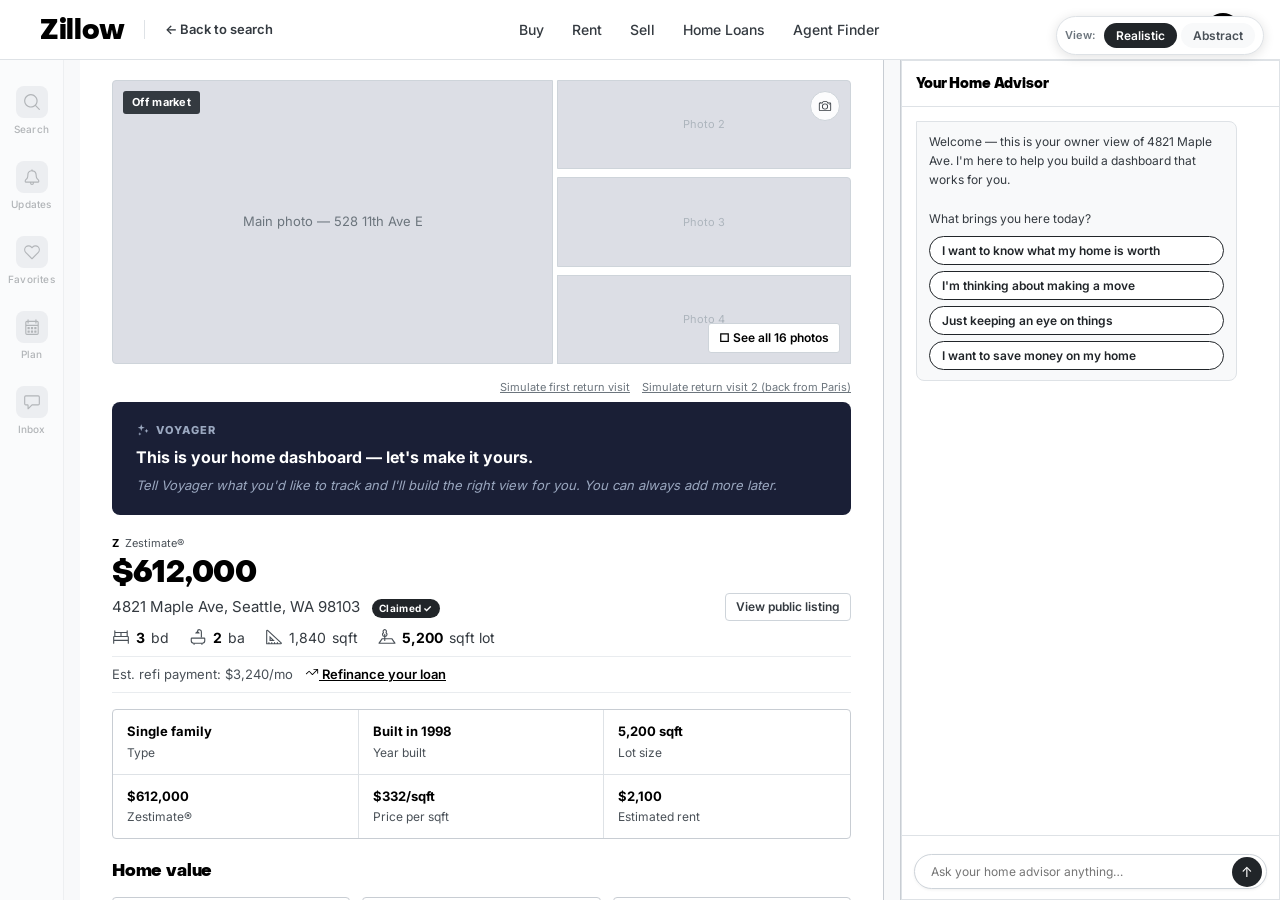
<file: nfshdp-postclaim.html>
<!DOCTYPE html>
<html lang="en">
<head>
  <meta charset="UTF-8">
  <title>4821 Maple Ave (Claimed) — Zillow</title>
  <link rel="stylesheet" href="design-system.css">
  <style>
    *, *::before, *::after { box-sizing: border-box; margin: 0; padding: 0; }
    html { height: 100%; }
    body { font-family: var(--font-ui, -apple-system, BlinkMacSystemFont, "Segoe UI", sans-serif);
    -webkit-font-smoothing: antialiased; background: #F8F9FA; color: #343A40; display: flex; flex-direction: column; height: 100%; min-height: 0; }
    a { color: #000000; text-decoration: underline; }
    a:hover { opacity: 0.7; }

    /* Success banner */
    .success-banner { background: #212529; color: #ffffff; padding: 14px 40px; font-size: 14px; font-weight: 600; text-align: center; }

    /* ── GLOBAL NAV ── */
    .global-nav { background: #ffffff; border-bottom: 1px solid #DEE2E6; padding: 0 40px; height: 60px; display: flex; align-items: center; justify-content: space-between; flex-shrink: 0; position: relative; z-index: 200; }
    .global-nav-wordmark { font-size: 28px; font-weight: 900; color: #000000; letter-spacing: -1px; text-decoration: none; }
    .global-nav-links { display: flex; gap: 28px; }
    .global-nav-links a { font-size: 14px; font-weight: 500; color: #343A40; text-decoration: none; }
    .global-nav-links a:hover { color: #000000; opacity: 1; }
    .global-nav-user { display: flex; align-items: center; gap: 10px; position: relative; }
    .global-nav-name { font-size: 13px; color: #343A40; }
    .global-nav-avatar { width: 34px; height: 34px; border-radius: 50%; background: #000000; color: #ffffff; display: flex; align-items: center; justify-content: center; font-size: 12px; font-weight: 700; cursor: pointer; user-select: none; }
    .user-menu { position: absolute; top: 44px; right: 0; background: #ffffff; border: 1px solid #DEE2E6; border-radius: 4px; box-shadow: 0 4px 16px rgba(0,0,0,0.12); min-width: 220px; z-index: 300; padding: 4px 0; }
    .user-menu a { display: block; padding: 11px 20px; font-size: 14px; font-weight: 700; color: #000000; text-decoration: none; }
    .user-menu a:hover { background: #F8F9FA; opacity: 1; }
    .user-menu a.active { background: #D0D2DD; }
    .user-menu-divider { height: 1px; background: #DEE2E6; margin: 4px 0; }
    .claimed-badge { display: inline-block; background: #212529; color: #ffffff; font-size: 10px; font-weight: 700; padding: 2px 7px; border-radius: 20px; margin-left: 8px; letter-spacing: 0.3px; }

    /* ── APP SHELL ── */
    .app-shell { flex: 1; min-height: 0; display: flex; flex-direction: row; overflow: hidden; }

    /* ── LEFT ICON NAV ── */
    .icon-nav { width: 64px; flex-shrink: 0; height: 100%; background: #ffffff; border-right: 1px solid #DEE2E6; display: flex; flex-direction: column; align-items: center; padding-top: 16px; gap: 4px; pointer-events: none; opacity: 0.4; }
    .icon-nav-item { display: flex; flex-direction: column; align-items: center; gap: 4px; padding: 10px 0; width: 100%; cursor: pointer; text-decoration: none; }
    .icon-nav-item:hover { background: #F8F9FA; opacity: 1; }
    .icon-glyph { width: 28px; height: 28px; border-radius: 50%; background: #DCDEE5; display: flex; align-items: center; justify-content: center; font-size: 14px; color: #495057; }
    .icon-label { font-size: 10px; color: #495057; font-weight: 500; }
    .icon-nav-item.active .icon-glyph { background: #212529; color: #ffffff; }
    .icon-nav-item.active .icon-label { color: #000000; font-weight: 700; }

    /* ── PHOTO SECTION ── */
    .photo-section { max-width: 960px; margin: 0 auto; padding: 16px 20px 0; position: relative; }
    .photo-grid { display: grid; grid-template-columns: 3fr 2fr; gap: 4px; height: 284px; align-items: stretch; }
    .photo-hero { grid-row: 1 / 2; grid-column: 1; height: 100%; background: #DCDEE5; border: 1px solid #CED4DA; display: flex; align-items: center; justify-content: center; color: #6C757D; font-size: 13px; position: relative; border-radius: 4px 0 0 4px; }
    .photo-thumb { background: #DCDEE5; border: 1px solid #CED4DA; display: flex; align-items: center; justify-content: center; color: #ADB5BD; font-size: 11px; }
    .photo-thumb:nth-child(2) { border-radius: 0 4px 0 0; }
    .off-market-badge { position: absolute; top: 10px; left: 10px; background: #343A40; color: #ffffff; font-size: 11px; font-weight: 700; padding: 3px 9px; border-radius: 3px; letter-spacing: 0.3px; }
    .see-all-photos { position: absolute; bottom: 10px; right: 10px; background: #ffffff; border: 1px solid #CED4DA; color: #000000; font-size: 12px; font-weight: 600; padding: 5px 10px; border-radius: 3px; text-decoration: none; }
    .see-all-photos:hover { background: #F8F9FA; opacity: 1; }
    .photo-right-col { display: flex; flex-direction: column; gap: 8px; height: 100%; }
    .photo-right-col .photo-thumb, .photo-right-col .photo-thumb-4 { flex: 1; min-height: 0; }

    /* ── TWO-COLUMN LAYOUT ── */
    /* Left: centered modal drawer. Right: fixed Voyager panel. */
    .page-body-wrapper { flex: 1; min-height: 0; overflow: hidden; display: flex; }
    /* Modal drawer: white card centered over the map background, with Voyager flush right */
    .modal-drawer { flex: 1; min-width: 0; display: flex; align-items: stretch; justify-content: center; overflow: hidden; }
    .modal-drawer-inner { width: 100%; max-width: 960px; background: #ffffff; display: flex; flex-direction: column; overflow: hidden; box-shadow: 0 4px 32px rgba(0,0,0,0.18); }
    /* ── LEFT COLUMN — scrolls independently ── */
    .main-col { flex: 1; min-height: 0; padding: 20px 32px 32px; overflow-y: auto; }
    /* ── RIGHT COLUMN — no padding so Voyager panel reaches top and bottom edge ── */
    .sidebar { width: 380px; flex-shrink: 0; min-height: 0; display: flex; flex-direction: column; background: #ffffff; border-left: 1px solid #DEE2E6; }

    .zestimate-eyebrow { font-size: 11px; color: #495057; margin-bottom: 4px; }
    .zestimate-eyebrow span { font-weight: 700; color: #000000; }
    .price-large { font-size: 30px; font-weight: 800; color: #000000; line-height: 1.1; margin-bottom: 4px; }
    .address-line { font-size: 15px; color: #343A40; margin-bottom: 6px; }
    .specs-inline { font-size: 14px; color: #343A40; margin-bottom: 8px; display: flex; align-items: center; gap: 20px; flex-wrap: wrap; }
    .spec-item { display: flex; align-items: center; gap: 6px; }
    .spec-item svg { color: #495057; flex-shrink: 0; }
    .spec-item strong { font-weight: 700; color: #000; }
    .spec-item span { color: #343A40; font-weight: 400; }
    .refi-row { font-size: 13px; color: #495057; padding: 8px 0; border-top: 1px solid #E9ECEF; border-bottom: 1px solid #E9ECEF; margin-bottom: 16px; }
    .refi-row a { color: #000000; font-weight: 600; }

    .details-grid { display: grid; grid-template-columns: repeat(3, 1fr); border: 1px solid #C8CDD3; border-radius: 4px; overflow: hidden; margin-bottom: 20px; background: #ffffff; }
    .details-cell { padding: 12px 14px; border-right: 1px solid #DEE2E6; border-bottom: 1px solid #DEE2E6; font-size: 12px; color: #495057; }
    .details-cell:nth-child(3n) { border-right: none; }
    .details-cell:nth-child(4), .details-cell:nth-child(5), .details-cell:nth-child(6) { border-bottom: none; }
    .details-cell strong { display: block; font-size: 13px; font-weight: 700; color: #000000; margin-bottom: 2px; }

    .section-heading { font-size: 17px; font-weight: 700; color: #000000; margin-bottom: 12px; }

    .value-cards { display: grid; grid-template-columns: repeat(3, 1fr); gap: 12px; margin-bottom: 12px; }
    .value-card { background: #ffffff; border: 1px solid #C8CDD3; border-radius: 4px; padding: 14px 16px; }
    .value-card-label { font-size: 11px; font-weight: 700; text-transform: uppercase; letter-spacing: 0.4px; color: #495057; margin-bottom: 6px; }
    .value-card-amount { font-size: 20px; font-weight: 800; color: #000000; }
    .edit-facts-row { font-size: 13px; color: #495057; margin-bottom: 20px; }
    .edit-facts-row a { color: #000000; font-weight: 600; }

    .history-heading-row { display: flex; align-items: baseline; gap: 16px; margin-bottom: 4px; }
    .history-subtext { font-size: 13px; color: #495057; margin-bottom: 10px; }
    .tab-row { display: flex; gap: 0; border-bottom: 2px solid #DEE2E6; margin-bottom: 14px; }
    .tab { font-size: 13px; font-weight: 600; color: #6C757D; padding: 7px 14px; cursor: pointer; text-decoration: none; border-bottom: 2px solid transparent; margin-bottom: -2px; }
    .tab.active { color: #000000; border-bottom-color: #000000; }
    .chart-placeholder { width: 100%; height: 160px; background: #DCDEE5; border: 1px solid #C8CDD3; border-radius: 4px; display: flex; align-items: center; justify-content: center; color: #ADB5BD; font-size: 13px; margin-bottom: 8px; }
    .table-link { font-size: 13px; color: #000000; font-weight: 600; margin-bottom: 20px; display: block; }

    .card { background: #ffffff; border: 1px solid #C8CDD3; border-radius: 4px; padding: 18px 20px; margin-bottom: 16px; }
    .card-title { font-size: 12px; font-weight: 700; text-transform: uppercase; letter-spacing: 0.5px; color: #000000; margin-bottom: 8px; }

    .equity-row { display: flex; gap: 32px; }
    .equity-item { font-size: 14px; color: #343A40; }
    .equity-item strong { display: block; font-size: 18px; font-weight: 800; color: #000000; }
    .equity-label { font-size: 12px; color: #ADB5BD; margin-bottom: 2px; }
    .equity-sub { font-size: 12px; color: #ADB5BD; margin-top: 2px; }

    .market-stats { font-size: 13px; color: #343A40; line-height: 1.8; }
    .market-stats strong { color: #000000; }

    .ai-blurb { background: #ffffff; border: 1.5px solid #000000; border-radius: 4px; padding: 18px 20px; margin-bottom: 16px; }
    .ai-blurb-label { font-size: 10px; font-weight: 800; text-transform: uppercase; letter-spacing: 1px; color: #212529; margin-bottom: 8px; display: flex; align-items: center; gap: 6px; }
    .ai-blurb p { font-size: 14px; color: #343A40; line-height: 1.6; }

    .selling-options-card { background: #ffffff; border: 1px solid #DEE2E6; border-radius: 4px; padding: 18px 20px; margin-bottom: 16px; }

    /* ── CHAT HISTORY COLLAPSE ── */
    .chat-history-toggle { display: flex; align-items: center; gap: 8px; cursor: pointer; user-select: none; align-self: stretch; }
    .chat-history-toggle-line { flex: 1; height: 1px; background: #DEE2E6; }
    .chat-history-toggle-btn { font-size: 11px; font-weight: 600; color: #495057; background: #F8F9FA; border: 1px solid #DEE2E6; border-radius: 20px; padding: 4px 10px; white-space: nowrap; flex-shrink: 0; }
    .chat-history-toggle:hover .chat-history-toggle-btn { background: #E9ECEF; color: #343A40; }
    .chat-history-items { display: none; flex-direction: column; gap: 12px; align-self: stretch; }
    .chat-history-items.open { display: flex; }
    .selling-options-card .card-title { margin-bottom: 12px; }

    .btn { display: inline-block; background: #212529; color: #ffffff; font-size: 14px; font-weight: 700; padding: 10px 20px; border-radius: 4px; text-decoration: none; cursor: pointer; border: none; font-family: inherit; }
    .btn:hover { background: #343A40; opacity: 1; }
    .btn-sm { font-size: 13px; padding: 8px 14px; }

    /* ── RIGHT SIDEBAR ── */
    .sidebar { padding-top: 0; }
    .sidebar-card { background: #ffffff; border: 1px solid #C8CDD3; border-radius: 4px; padding: 18px 20px; margin-bottom: 16px; }
    .sidebar-card-title { font-size: 14px; font-weight: 700; color: #000000; margin-bottom: 8px; }
    .sidebar-card-body { font-size: 13px; color: #495057; line-height: 1.5; margin-bottom: 12px; }
    .sidebar-label { font-size: 11px; font-weight: 700; text-transform: uppercase; letter-spacing: 0.4px; color: #6C757D; margin-bottom: 2px; }
    .sidebar-value { font-size: 22px; font-weight: 800; color: #000000; margin-bottom: 12px; }
    .sidebar-claimed-badge { display: inline-block; background: #212529; color: #ffffff; font-size: 10px; font-weight: 700; padding: 2px 8px; border-radius: 20px; margin-bottom: 10px; }
    .sidebar-stat-row { font-size: 13px; color: #343A40; padding: 4px 0; }
    .sidebar-stat-row strong { color: #000000; }
    .sidebar-divider { border: none; border-top: 1px solid #DEE2E6; margin: 12px 0; }
    .sidebar-link { font-size: 13px; color: #000000; font-weight: 600; display: inline-block; margin-right: 16px; }
    .sidebar-cta-btn { display: block; width: 100%; text-align: center; background: #212529; color: #ffffff; font-size: 14px; font-weight: 700; padding: 10px 18px; border-radius: 4px; text-decoration: none; margin-top: 14px; }
    .sidebar-cta-btn:hover { background: #343A40; opacity: 1; }

    .sidebar-section-heading { font-size: 14px; font-weight: 700; color: #000000; margin-bottom: 12px; }
    .agent-card-stacked { background: #ffffff; border: 1px solid #C8CDD3; border-radius: 4px; padding: 14px 16px; margin-bottom: 10px; display: flex; align-items: center; gap: 12px; }
    .agent-avatar-sm { width: 40px; height: 40px; border-radius: 50%; background: #DCDEE5; flex-shrink: 0; display: flex; align-items: center; justify-content: center; font-size: 16px; color: #ADB5BD; }
    .agent-info { flex: 1; min-width: 0; }
    .agent-name { font-size: 13px; font-weight: 700; color: #000000; margin-bottom: 1px; }
    .agent-brokerage { font-size: 11px; color: #ADB5BD; }
    .agent-stars { font-size: 11px; color: #343A40; }

    /* ── HOME ADVISOR CHAT PANEL ── */
    .voyager-panel { background: #ffffff; border: 1px solid #DEE2E6; border-radius: 0; display: flex; flex-direction: column; overflow: hidden; flex: 1; min-height: 0; }
    .voyager-panel-header { padding: 12px 14px; border-bottom: 1px solid #DEE2E6; flex-shrink: 0; display: flex; align-items: center; justify-content: space-between; }
    .voyager-panel-title { font-size: 12px; font-weight: 800; color: #000000; }
    .voyager-panel-mode { display: none; }
    /* Messages scroll area — min-height:0 is critical to allow shrinking */
    .voyager-messages { flex: 1; min-height: 0; overflow-y: auto; padding: 14px; display: flex; flex-direction: column; gap: 12px; }
    /* Prevent flex compression of message children — lets overflow-y scroll instead */
    .voyager-messages > * { flex-shrink: 0; }
    /* Message bubbles */
    .msg-voyager { background: #F8F9FA; border: 1px solid #DEE2E6; border-radius: 0 8px 8px 8px; padding: 10px 12px; font-size: 12px; color: #343A40; line-height: 1.6; align-self: flex-start; max-width: 92%; }
    .msg-voyager strong { color: #000000; }
    #voyager-ctx-menu { position: fixed; background: #fff; border: 1px solid #C8CDD3; border-radius: 6px; box-shadow: 0 4px 12px rgba(0,0,0,0.12); padding: 4px 0; z-index: 9999; display: none; min-width: 120px; }
    .voyager-ctx-item { padding: 9px 14px; font-size: 13px; color: #212529; cursor: pointer; display: flex; align-items: center; gap: 8px; }
    .voyager-ctx-item:hover { background: #F8F9FA; }
    .voyager-ctx-pinned { font-size: 11px; color: #6C757D; padding: 6px 14px 4px; pointer-events: none; display: none; }
    .msg-user { background: #000000; color: #ffffff; border-radius: 8px 0 8px 8px; padding: 10px 12px; font-size: 12px; line-height: 1.6; align-self: flex-end; max-width: 85%; }
    /* Intent chips (inside message bubble) */
    .intent-chips { display: flex; flex-direction: column; gap: 6px; margin-top: 8px; }
    .intent-chip { background: #ffffff; border: 1.5px solid #212529; border-radius: 20px; padding: 6px 12px; font-size: 12px; font-weight: 600; color: #212529; cursor: pointer; text-align: left; font-family: inherit; }
    .intent-chip:hover { background: #F8F9FA; }
    /* Module nudge links inside messages */
    .msg-module-links { margin-top: 8px; display: flex; flex-direction: column; gap: 4px; }
    .msg-module-link { font-size: 12px; font-weight: 600; color: #000000; text-decoration: none; display: flex; align-items: center; gap: 4px; padding: 3px 0; }
    .msg-module-link:hover { opacity: 0.7; }
    /* CTA inside message */
    .msg-cta { display: block; background: #212529; color: #ffffff; font-size: 12px; font-weight: 700; padding: 9px 12px; border-radius: 4px; text-decoration: none; text-align: center; margin-top: 10px; }
    .msg-cta:hover { background: #343A40; opacity: 1; }
    /* Get started checklist */
    .checklist-title { font-size: 11px; font-weight: 700; text-transform: uppercase; letter-spacing: 0.5px; color: #ADB5BD; margin-bottom: 8px; }
    .checklist { display: flex; flex-direction: column; gap: 0; margin-top: 10px; border: 1px solid #DEE2E6; border-radius: 6px; overflow: hidden; background: #ffffff; }
    .checklist-item { display: flex; align-items: center; gap: 10px; padding: 9px 12px; border-bottom: 1px solid #DEE2E6; font-size: 12px; color: #343A40; cursor: pointer; }
    .checklist-item:last-child { border-bottom: none; }
    .checklist-item:hover { background: #F8F9FA; }
    .checklist-circle { width: 18px; height: 18px; border-radius: 50%; border: 1.5px solid #CED4DA; flex-shrink: 0; display: flex; align-items: center; justify-content: center; font-size: 10px; color: #ffffff; }
    .checklist-circle.done { background: #212529; border-color: #000000; }
    /* Pinned bottom section — suggestions + input, never scrolls away */
    .voyager-bottom { flex-shrink: 0; border-top: 1px solid #DEE2E6; background: #ffffff; }
    .voyager-suggestions { padding: 8px 12px 4px; display: flex; flex-direction: column; gap: 5px; }
    .suggested-q { background: #F8F9FA; border: 1px solid #CED4DA; border-radius: 6px; padding: 7px 10px; font-size: 11px; color: #343A40; font-style: italic; cursor: pointer; text-align: left; font-family: inherit; white-space: normal; line-height: 1.4; }
    .suggested-q:hover { background: #E9ECEF; }
    /* Chat input — visually distinct: white bg, pill shape, heavier border */
    .voyager-input-row { padding: 6px 12px 10px; }
    .voyager-input-wrap { position: relative; display: flex; align-items: center; }
    .voyager-input { width: 100%; border: 1.5px solid #CED4DA; border-radius: 20px; padding: 9px 44px 9px 16px; font-size: 12px; font-family: inherit; color: #343A40; outline: none; background: #ffffff; box-shadow: 0 1px 3px rgba(0,0,0,0.06); }
    .voyager-input:focus { border-color: #000000; }
    .voyager-send-btn { position: absolute; right: 5px; width: 30px; height: 30px; border-radius: 50%; background: #212529; border: none; cursor: pointer; display: flex; align-items: center; justify-content: center; flex-shrink: 0; font-size: 14px; color: #ffffff; }

    /* ── MARKET INSIGHTS SECTION ── */
    .market-insights-section { margin-bottom: 28px; }
    .market-grid { display: grid; grid-template-columns: 1.2fr 1fr 1fr; gap: 12px; align-items: stretch; }
    .market-index-card { background: #ffffff; border: 1px solid #C8CDD3; border-radius: 4px; padding: 14px 16px; height: 100%; box-sizing: border-box; cursor: pointer; transition: border-color 0.15s, box-shadow 0.15s; }
    .market-index-card:hover { border-color: #000; box-shadow: 0 0 0 1px #000; }
    .market-index-label { font-size: 13px; font-weight: 700; color: #000000; margin-bottom: 2px; }
    .market-index-info { font-size: 11px; color: #ADB5BD; margin-bottom: 8px; }
    .market-index-score { font-size: 26px; font-weight: 800; color: #000000; line-height: 1; margin-bottom: 2px; }
    .market-index-sublabel { font-size: 11px; color: #495057; margin-bottom: 10px; }
    .market-bar-wrap { width: 100%; height: 12px; background: #DCDEE5; border-radius: 3px; position: relative; margin-bottom: 6px; }
    .market-bar-tick { position: absolute; top: -3px; bottom: -3px; width: 3px; background: #000000; border-radius: 2px; left: 50%; transform: translateX(-50%); }
    .market-bar-labels { display: flex; justify-content: space-between; font-size: 10px; color: #6C757D; }
    .stat-tiles { grid-column: 2 / 4; display: grid; grid-template-columns: 1fr 1fr; gap: 8px; align-content: start; }
    .stat-tile { background: #ffffff; border: 1px solid #C8CDD3; border-radius: 4px; padding: 12px 14px; box-sizing: border-box; cursor: pointer; transition: border-color 0.15s, box-shadow 0.15s; }
    .stat-tile:hover { border-color: #000; box-shadow: 0 0 0 1px #000; }
    .stat-tile.active, .market-index-card.active { border-color: #000; box-shadow: 0 0 0 2px #000; }
    .stat-tile-value { font-size: 20px; font-weight: 800; color: #000000; line-height: 1.1; margin-bottom: 4px; }
    .stat-tile-label { font-size: 11px; color: #343A40; line-height: 1.3; }

    /* ── LISTING AGENT MATCHES ── */
    .agent-matches-section { margin-bottom: 28px; }
    .section-heading-row { display: flex; align-items: center; justify-content: space-between; margin-bottom: 10px; }
    .section-nav { font-size: 15px; color: #495057; letter-spacing: 2px; text-decoration: none; cursor: default; }
    .agent-banner { background: #D0D2DD; padding: 10px 14px; border-radius: 4px; font-size: 13px; color: #343A40; margin-bottom: 12px; }
    .agent-cards-grid { display: grid; grid-template-columns: 1fr 1fr; gap: 12px; }
    .agent-card-main { background: #ffffff; border: 1px solid #C8CDD3; border-radius: 4px; padding: 14px 16px; display: flex; gap: 12px; align-items: flex-start; }
    .agent-avatar-lg { width: 48px; height: 48px; border-radius: 50%; background: #DCDEE5; flex-shrink: 0; }
    .agent-card-info { flex: 1; min-width: 0; }
    .agent-card-name { font-size: 14px; font-weight: 700; color: #000000; margin-bottom: 2px; }
    .agent-card-meta { font-size: 12px; color: #495057; line-height: 1.6; }
    .agent-card-connect { margin-top: 8px; }
    .btn-outline-sm { display: inline-block; background: transparent; color: #212529; font-size: 13px; font-weight: 600; padding: 6px 12px; border-radius: 4px; text-decoration: none; border: 1.5px solid #212529; }
    .btn-outline-sm:hover { background: #F8F9FA; opacity: 1; }

    /* ── COMPARABLE HOMES ── */
    .comps-section { margin-bottom: 28px; }
    .comps-subtext { font-size: 13px; color: #6C757D; margin-bottom: 12px; line-height: 1.4; }
    .comp-cards-grid { display: grid; grid-template-columns: repeat(4, 1fr); gap: 12px; margin-bottom: 14px; }
    .comp-card { background: #ffffff; border: 1px solid #C8CDD3; border-radius: 4px; padding: 12px; }
    .comp-photo { width: 100%; height: 100px; background: #DCDEE5; border-radius: 3px; margin-bottom: 8px; }
    .comp-price { font-size: 15px; font-weight: 700; color: #000000; margin-bottom: 3px; }
    .comp-specs { font-size: 12px; color: #6C757D; margin-bottom: 2px; }
    .comp-address { font-size: 12px; color: #6C757D; margin-bottom: 4px; }
    .comp-status { font-size: 12px; color: #495057; display: flex; align-items: center; gap: 4px; margin-bottom: 2px; }
    .comp-status-dot { width: 8px; height: 8px; border-radius: 50%; background: #ADB5BD; flex-shrink: 0; }
    .comp-mls { font-size: 11px; color: #ADB5BD; }
    .comp-map-placeholder { width: 100%; height: 180px; background: #DCDEE5; border-radius: 4px; display: flex; align-items: center; justify-content: center; font-size: 13px; color: #6C757D; margin-bottom: 20px; }
    .comp-value-heading { font-size: 15px; font-weight: 700; color: #000000; margin-bottom: 4px; }
    .comp-value-subtext { font-size: 13px; color: #6C757D; margin-bottom: 10px; }
    .comp-chart-placeholder { width: 100%; height: 80px; background: #DCDEE5; border-radius: 4px; display: flex; align-items: center; justify-content: center; font-size: 12px; color: #6C757D; margin-bottom: 0; }

    /* ── OWNER OPTIONS ── */
    .owner-options-section { margin-bottom: 28px; }
    .owner-options-subtext { font-size: 13px; color: #495057; margin-bottom: 16px; line-height: 1.5; }
    .owner-option-row { display: flex; gap: 16px; padding: 16px 0; border-bottom: 1px solid #DEE2E6; align-items: flex-start; }
    .owner-option-row:first-of-type { border-top: 1px solid #DEE2E6; }
    .option-icon { width: 40px; height: 40px; background: #DCDEE5; border-radius: 4px; flex-shrink: 0; display: flex; align-items: center; justify-content: center; font-size: 18px; }
    .option-body { flex: 1; min-width: 0; }
    .option-title { font-size: 14px; font-weight: 700; color: #000000; margin-bottom: 4px; }
    .option-desc { font-size: 13px; color: #495057; line-height: 1.5; margin-bottom: 6px; }
    .option-link { font-weight: 600; color: #000000; font-size: 13px; }
    .option-stat { text-align: right; flex-shrink: 0; }
    .option-stat-value { font-size: 15px; font-weight: 800; color: #000000; }
    .option-stat-label { font-size: 11px; color: #6C757D; }

    .divider { border: none; border-top: 1px solid #DEE2E6; margin: 24px 0; }

    /* ── PRIVATE LABEL ── */
    .private-label { display: flex; align-items: center; gap: 4px; font-size: 11px; color: #6C757D; margin-bottom: 8px; }
    .private-label-eye { font-size: 12px; }

    /* ── EDIT PHOTO BUTTON ── */
    .photo-edit-btn { position: absolute; top: 10px; right: 10px; width: 30px; height: 30px; background: rgba(255,255,255,0.9); border: 1px solid #CED4DA; border-radius: 50%; display: flex; align-items: center; justify-content: center; font-size: 14px; text-decoration: none; color: #343A40; z-index: 10; }
    .photo-edit-btn:hover { background: #ffffff; opacity: 1; }


    /* ── MODAL OVERLAY ── */
    .modal-overlay { position: fixed; top: 0; left: 0; right: 0; bottom: 0; background: rgba(0,0,0,0.55); z-index: 300; display: none; align-items: center; justify-content: center; }
    .modal-overlay.open { display: flex; }
    .modal-card { background: #ffffff; border-radius: 6px; width: 520px; max-width: 92vw; max-height: 92vh; overflow-y: auto; }
    .modal-header { padding: 20px 24px 16px; display: flex; align-items: flex-start; justify-content: space-between; border-bottom: 1px solid #DEE2E6; }
    .modal-title { font-size: 18px; font-weight: 800; color: #000000; }
    .modal-subtitle { font-size: 13px; color: #495057; margin-top: 4px; }
    .modal-close { background: none; border: none; font-size: 24px; color: #ADB5BD; cursor: pointer; line-height: 1; padding: 0; flex-shrink: 0; margin-left: 12px; }
    .modal-close:hover { color: #000000; }
    .modal-body { padding: 20px 24px 24px; }
    .modal-step { display: none; }
    .modal-step.active { display: block; }
    .form-group { margin-bottom: 16px; }
    .form-label { font-size: 13px; font-weight: 700; color: #000000; margin-bottom: 6px; display: block; }
    .form-select { width: 100%; padding: 9px 12px; border: 1px solid #DEE2E6; border-radius: 4px; font-size: 13px; font-family: inherit; color: #343A40; background: #ffffff; }
    .checkbox-group { display: flex; flex-direction: column; gap: 8px; }
    .checkbox-row { display: flex; align-items: center; gap: 8px; font-size: 13px; color: #343A40; cursor: pointer; }
    .modal-cta-btn { display: block; width: 100%; background: #212529; color: #ffffff; font-size: 14px; font-weight: 700; padding: 12px; border-radius: 4px; border: none; cursor: pointer; font-family: inherit; text-align: center; margin-top: 8px; }
    .modal-cta-btn:hover { background: #343A40; }
    /* Comparison columns — used in both modal and page module */
    .comparison-cols { display: flex; gap: 0; align-items: stretch; border: 1px solid #DEE2E6; border-radius: 4px; overflow: hidden; background: #ffffff; }
    .comparison-col { flex: 1; padding: 16px; }
    .comparison-divider { width: 1px; background: #DEE2E6; flex-shrink: 0; }
    .comparison-pill { display: inline-block; font-size: 10px; font-weight: 700; text-transform: uppercase; letter-spacing: 0.5px; padding: 3px 8px; border-radius: 20px; border: 1px solid #000000; color: #000000; margin-bottom: 10px; }
    .comparison-brand { font-size: 20px; font-weight: 900; color: #000000; margin-bottom: 4px; letter-spacing: -0.5px; }
    .comparison-price { font-size: 22px; font-weight: 800; color: #000000; margin-bottom: 4px; }
    .comparison-meta { font-size: 11px; color: #6C757D; margin-bottom: 8px; }
    .comparison-tagline { font-size: 12px; color: #343A40; font-weight: 600; }
    /* Page-level cash offer module (hidden until flow completes) */
    .cash-offer-module { background: #ffffff; border: 1px solid #C8CDD3; border-radius: 4px; padding: 18px 20px; margin-bottom: 16px; }
    .cash-offer-module-title { font-size: 15px; font-weight: 700; color: #000000; margin-bottom: 3px; }
    .cash-offer-module-sub { font-size: 12px; color: #6C757D; margin-bottom: 14px; }
    .cash-offer-plan-cta { display: block; background: #212529; color: #ffffff; font-size: 14px; font-weight: 700; padding: 12px 20px; border-radius: 4px; text-decoration: none; text-align: center; margin-top: 14px; }
    .cash-offer-plan-cta:hover { background: #343A40; opacity: 1; }
    /* ── HOME FACTS DRAWER ── */
    .hf-drawer-overlay { position: fixed; inset: 0; z-index: 400; pointer-events: none; overflow: hidden; }
    .hf-nav-block { position: fixed; top: 60px; left: 0; width: 64px; bottom: 0; z-index: 402; display: none; }
    .hf-nav-block.open { display: block; }
    .hf-drawer { position: fixed; top: 60px; left: 64px; right: 380px; bottom: 0; background: #ffffff; border-right: 1px solid #DEE2E6; transform: translateX(-110%); transition: transform 0.35s cubic-bezier(0.4, 0, 0.2, 1); overflow-y: auto; z-index: 401; pointer-events: all; }
    .hf-drawer.open { transform: translateX(0); }
    .hf-drawer-inner { padding: 32px 40px 40px; }
    .hf-drawer-heading { font-size: 26px; font-weight: 900; color: #000000; margin-bottom: 4px; }
    .hf-drawer-address { font-size: 13px; color: #6C757D; margin-bottom: 28px; }
    .hf-section { background: #D0D2DD; border-radius: 8px; padding: 24px; margin-bottom: 24px; }
    .hf-section-title { font-size: 15px; font-weight: 800; color: #000000; margin-bottom: 20px; }
    .hf-field-group { display: grid; grid-template-columns: 1fr 1fr; gap: 14px; margin-bottom: 14px; }
    .hf-field-group.full { grid-template-columns: 1fr; }
    .hf-field { display: flex; flex-direction: column; gap: 5px; }
    .hf-label { font-size: 12px; font-weight: 600; color: #343A40; }
    .hf-input { width: 100%; padding: 9px 12px; border: 1.5px solid #CED4DA; border-radius: 6px; font-size: 14px; font-family: inherit; color: #000000; background: #ffffff; outline: none; transition: border-color 0.15s; box-sizing: border-box; }
    .hf-input:focus { border-color: #000000; }
    .hf-input.updated { border-color: #2a7d4f; background: #f0faf5; animation: fieldPulse 0.5s ease-out; }
    @keyframes fieldPulse { 0% { box-shadow: 0 0 0 0 rgba(42,125,79,0.3); } 100% { box-shadow: 0 0 0 6px rgba(42,125,79,0); } }
    .hf-accordion { border-top: 1px solid #DEE2E6; padding: 14px 0; display: flex; justify-content: space-between; align-items: center; cursor: pointer; font-size: 15px; font-weight: 700; color: #000000; }
    .hf-drawer-actions { display: flex; gap: 12px; margin-top: 24px; }
    .hf-btn { padding: 11px 24px; border-radius: 4px; font-size: 14px; font-weight: 700; cursor: pointer; font-family: inherit; }
    .hf-btn-cancel { background: #ffffff; border: 1.5px solid #212529; color: #212529; }
    .hf-btn-save { background: #212529; border: 1.5px solid #000000; color: #ffffff; }
    .hf-btn:hover { opacity: 0.8; }
    .voyager-typing { display: flex; gap: 4px; align-items: center; padding: 10px 12px; }
    .voyager-typing span { width: 7px; height: 7px; border-radius: 50%; background: #ADB5BD; animation: typingDot 1.2s infinite; }
    .voyager-typing span:nth-child(2) { animation-delay: 0.2s; }
    .voyager-typing span:nth-child(3) { animation-delay: 0.4s; }
    @keyframes typingDot { 0%,60%,100% { opacity: 0.2; transform: translateY(0); } 30% { opacity: 1; transform: translateY(-3px); } }

    /* ── HOME HEALTH SCORE CARD ── */
    #home-health-score-card { background: #ffffff; border: 1px solid #C8CDD3; border-radius: 6px; padding: 20px 24px; margin-bottom: 16px; }
    .hhs-score-row { display: flex; align-items: baseline; gap: 4px; margin-bottom: 4px; }
    .hhs-score-big { font-size: 40px; font-weight: 900; color: #000; font-family: "Object Sans","Inter",sans-serif; line-height: 1; }
    .hhs-score-denom { font-size: 16px; color: #ADB5BD; font-weight: 500; }
    .hhs-subtitle { font-size: 12px; color: #6C757D; margin-bottom: 12px; }
    .hhs-bar-wrap { width: 100%; height: 6px; background: #DEE2E6; border-radius: 3px; margin-bottom: 16px; overflow: hidden; }
    .hhs-bar-fill { height: 100%; background: #2a7d4f; border-radius: 3px; }
    .hhs-item-row { display: flex; align-items: center; justify-content: space-between; padding: 8px 0; }
    .hhs-item-label { font-size: 13px; color: #343A40; }
    .hhs-badge { font-size: 11px; font-weight: 700; padding: 2px 8px; border-radius: 20px; }
    .hhs-badge-amber { background: #FFF3CD; color: #E07B00; }
    .hhs-badge-green { background: #D4EDDA; color: #2a7d4f; }
    .hhs-badge-muted { background: #F8F9FA; color: #6C757D; }
    .hhs-footer { font-size: 12px; color: #6C757D; padding-top: 12px; }

    /* ── GET STARTED CHECKLIST CARD ── */
    #get-started-checklist { background: #ffffff; border: 1px solid #C8CDD3; border-radius: 6px; padding: 20px 24px; margin-bottom: 16px; }
    .gsc-header { display: flex; align-items: center; justify-content: space-between; cursor: pointer; user-select: none; }
    .gsc-title { font-size: 15px; font-weight: 700; color: #000; }
    .gsc-right { display: flex; align-items: center; gap: 8px; }
    .gsc-count { font-size: 13px; color: #6C757D; }
    .gsc-chevron { font-size: 12px; color: #6C757D; transition: transform 0.2s; display: inline-block; }
    .gsc-chevron.open { transform: rotate(180deg); }
    .gsc-progress-bar { display: flex; gap: 3px; margin: 12px 0; }
    .gsc-progress-seg { flex: 1; height: 4px; background: #DEE2E6; border-radius: 2px; }
    .gsc-progress-seg.done { background: #2a7d4f; }
    .gsc-progress-seg.active { background: #6C757D; }
    .gsc-body { display: flex; flex-direction: column; }
    .gsc-body.collapsed { display: none; }
    .gsc-task-row { display: flex; align-items: center; gap: 10px; padding: 10px 0; border-bottom: 1px solid #F0F0F0; cursor: pointer; }
    .gsc-task-row:last-child { border-bottom: none; }
    .gsc-task-row:hover { opacity: 0.8; }
    .gsc-circle { width: 18px; height: 18px; border-radius: 50%; border: 1.5px solid #CED4DA; flex-shrink: 0; display: flex; align-items: center; justify-content: center; font-size: 10px; color: #fff; transition: background 0.2s; }
    .gsc-circle.in-progress { background: #6C757D; border-color: #6C757D; }
    .gsc-circle.done { background: #2a7d4f; border-color: #2a7d4f; }
    .gsc-task-label { font-size: 13px; color: #343A40; }
    .gsc-task-label.in-progress { color: #6C757D; }

    /* ── NEIGHBORHOOD COMPARISON ── */
    .nbhd-compare-wrap { border-top: 1px solid #DEE2E6; margin-top: 12px; padding-top: 12px; }
    .nbhd-compare-label { font-size: 11px; font-weight: 700; text-transform: uppercase; letter-spacing: 0.4px; color: #6C757D; margin-bottom: 8px; }
    .nbhd-compare-row { display: flex; justify-content: space-between; align-items: center; padding: 4px 0; }
    .nbhd-compare-name { font-size: 13px; color: #343A40; }
    .nbhd-compare-val { font-size: 13px; font-weight: 700; }
    .nbhd-compare-val.green { color: #2a7d4f; }
    .nbhd-compare-val.muted { color: #6C757D; }

    /* ── LEARNING RESOURCES CARD ── */
    #learning-resources-card { background: #ffffff; border: 1px solid #C8CDD3; border-radius: 6px; padding: 20px 24px; margin-bottom: 16px; }
    .lr-title { font-size: 15px; font-weight: 700; color: #000; margin-bottom: 14px; }
    .lr-row { display: flex; align-items: center; justify-content: space-between; padding: 11px 0; border-bottom: 1px solid #DEE2E6; cursor: pointer; }
    .lr-row:last-child { border-bottom: none; }
    .lr-row:hover { opacity: 0.8; }
    .lr-row-title { font-size: 14px; font-weight: 600; color: #000; margin-bottom: 2px; }
    .lr-row-meta { font-size: 12px; color: #6C757D; }
    .lr-chevron { font-size: 14px; color: #6C757D; flex-shrink: 0; margin-left: 12px; }

    /* ── GOAL CARD ── */
    #goal-card { background: #ffffff; border: 1px solid #C8CDD3; border-radius: 6px; padding: 20px 24px; margin-bottom: 16px; }
    .goal-eyebrow { font-size: 11px; font-weight: 700; text-transform: uppercase; letter-spacing: 0.8px; color: #6C757D; margin-bottom: 8px; }
    .goal-text { font-size: 16px; font-weight: 800; color: #000; margin-bottom: 8px; font-family: "Object Sans","Inter",sans-serif; }
    .goal-body { font-size: 14px; color: #6C757D; line-height: 1.6; margin-bottom: 16px; }
    .goal-btn { display: block; width: 100%; text-align: center; background: #212529; color: #ffffff; font-size: 14px; font-weight: 700; padding: 11px 18px; border-radius: 999px; text-decoration: none; }
    .goal-btn:hover { background: #343A40; opacity: 1; }

    /* ── PINS BOARD CARD ── */
    #pins-board-card { background: #ffffff; border: 1px solid #C8CDD3; border-radius: 6px; padding: 20px 24px; margin-bottom: 16px; }
    .pins-title { font-size: 15px; font-weight: 700; color: #000; margin-bottom: 4px; }
    .pins-subtitle { font-size: 13px; color: #6C757D; margin-bottom: 14px; line-height: 1.5; }
    .pin-item { background: #F8F9FA; border: 1px solid #DEE2E6; border-radius: 6px; padding: 12px 14px; margin-bottom: 8px; display: flex; align-items: flex-start; justify-content: space-between; gap: 8px; }
    .pin-text { font-size: 14px; color: #343A40; line-height: 1.5; flex: 1; }
    .pin-remove { background: none; border: none; font-size: 16px; color: #ADB5BD; cursor: pointer; flex-shrink: 0; line-height: 1; padding: 0; margin-top: 1px; }
    .pin-remove:hover { color: #343A40; }
    .pin-input-row { display: flex; gap: 8px; margin-top: 10px; }
    .pin-input { flex: 1; border: 1.5px solid #CED4DA; border-radius: 20px; padding: 8px 14px; font-size: 13px; font-family: inherit; color: #343A40; outline: none; background: #fff; }
    .pin-input:focus { border-color: #000; }
    .pin-add-btn { background: #212529; color: #fff; border: none; border-radius: 999px; padding: 8px 16px; font-size: 13px; font-weight: 600; cursor: pointer; font-family: inherit; flex-shrink: 0; }
    .pin-add-btn:hover { background: #343A40; }

    /* ── ABSTRACT MODE TOGGLE ── */
    #abstract-mode-toggle { position: fixed; top: 16px; right: 16px; z-index: 9999; background: #fff; border: 1px solid #DEE2E6; border-radius: 999px; padding: 6px 8px; display: flex; align-items: center; gap: 4px; box-shadow: 0 2px 12px rgba(0,0,0,0.12); font-size: 12px; font-family: "Inter",sans-serif; }
    #abstract-mode-toggle .toggle-label { font-size: 11px; color: #6C757D; font-weight: 600; margin-right: 4px; }
    .toggle-btn { border: none; cursor: pointer; border-radius: 999px; padding: 5px 12px; font-size: 12px; font-weight: 600; font-family: inherit; transition: background 0.15s; }
    .toggle-btn.active { background: #212529; color: #fff; }
    .toggle-btn.inactive { background: #F8F9FA; color: #495057; }

    /* ── ABSTRACT MODE CSS — condition-triggered modules only ── */
    body.abstract-mode #home-equity-card .equity-item strong,
    body.abstract-mode #home-equity-card [style*="font-size: 26px"],
    body.abstract-mode #home-equity-card [style*="font-size:26px"] {
      color: transparent !important;
      background: #DEE2E6 !important;
      border-radius: 3px !important;
      display: inline-block !important;
      min-width: 80px !important;
      height: 14px !important;
    }
    body.abstract-mode #home-equity-card .hhs-bar-fill,
    body.abstract-mode #home-equity-card [class*="bar-fill"] { background: #DEE2E6 !important; }
    body.abstract-mode #cash-offer-module .comparison-price,
    body.abstract-mode #cash-offer-module .comparison-brand { color: transparent !important; background: #DEE2E6 !important; border-radius: 3px !important; display: inline-block !important; min-width: 80px !important; height: 14px !important; }
    body.abstract-mode #homeowner-insights-card .market-stats strong,
    body.abstract-mode #homeowner-insights-card [style*="font-size:18px"],
    body.abstract-mode #homeowner-insights-card [style*="font-size: 18px"] { color: transparent !important; background: #DEE2E6 !important; border-radius: 3px !important; display: inline-block !important; min-width: 60px !important; height: 14px !important; }
    body.abstract-mode #demand-chart-section { background: #DEE2E6 !important; height: 120px !important; color: transparent !important; }

    /* ── CONSTELLATION OVERRIDES ── */
    /* Object Sans on brand text */
    .global-nav-wordmark,
    .price-large, .value-card-amount, .market-index-score,
    .equity-item strong, .section-heading, .hero-headline,
    h1, h2, h3 {
      font-family: "Object Sans", "Inter", sans-serif !important;
      letter-spacing: -0.01em;
    }
    /* Inter on everything else */
    body, input, button, select, textarea {
      font-family: "Inter", -apple-system, BlinkMacSystemFont, "Segoe UI", sans-serif;
    }
    /* Pill buttons */
    .btn, .btn-black, .btn-sm, .sidebar-cta-btn, .msg-cta,
    .btn-outline-sm, .search-btn {
      border-radius: 999px !important;
      font-family: "Inter", sans-serif;
      font-weight: 600;
    }
    /* Pill Voyager chips */
    .suggested-q {
      border-radius: 999px !important;
    }
    /* Rounded-rect icon glyph (not circle) */
    .icon-glyph {
      border-radius: 8px !important;
      width: 32px !important;
      height: 32px !important;
    }
    /* Voyager mode badge as pill */
    .voyager-panel-mode { display: none; }
    /* Voyager title — Object Sans */
    .voyager-panel-title {
      font-family: "Object Sans", "Inter", sans-serif;
      font-size: 14px;
      font-weight: 900;
      letter-spacing: -0.01em;
      color: #000;
    }
    /* AI module head */
    .ai-blurb-label, .ai-module-head {
      font-family: "Object Sans", "Inter", sans-serif;
      font-size: 14px;
      font-weight: 900;
      letter-spacing: -0.01em;
    }
    /* Intent chips — pill */
    .intent-chip {
      border-radius: 999px !important;
    }
    /* Avatar — pill */
    .global-nav-avatar {
      border-radius: 999px !important;
    }
    /* Sidebar: full height, floating card treatment only on right/sides */
    .sidebar {
      width: 380px !important;
      flex-shrink: 0 !important;
      border-left: none !important;
      margin: 0 !important;
      border: none !important;
      border-left: 1px solid #C8CDD3 !important;
      border-radius: 0 !important;
      box-shadow: none !important;
      overflow: hidden;
    }
    /* Modal drawer wrapper — horizontal padding only, no vertical (sidebar goes full height) */
    .page-body-wrapper {
      padding: 0 0 0 16px !important;
      gap: 16px !important;
    }
    .modal-drawer-inner {
      border-radius: 0 !important;
      border: none !important;
      border-right: 1px solid #C8CDD3 !important;
      box-shadow: 4px 0 20px rgba(17,17,22,0.08) !important;
    }
  </style>
</head>
<body>

  <header class="global-nav">
    <div style="display:flex; align-items:center; gap:20px;">
      <a href="index.html" class="global-nav-wordmark" style="text-decoration:none;">Zillow</a>
      <a href="index.html" style="display:flex; align-items:center; gap:6px; font-size:13px; font-weight:600; color:#343A40; text-decoration:none; border-left:1px solid #DEE2E6; padding-left:20px;">&#8592; Back to search</a>
    </div>
    <nav class="global-nav-links">
      <a href="#">Buy</a>
      <a href="#">Rent</a>
      <a href="#">Sell</a>
      <a href="#">Home Loans</a>
      <a href="#">Agent Finder</a>
    </nav>
    <div class="global-nav-user">
      <span class="global-nav-name">Jasmine W.</span>
      <div class="global-nav-avatar" id="nav-avatar" onclick="toggleUserMenu()">JW</div>
      <div id="user-menu" class="user-menu" style="display:none;">
        <a href="nfshdp-postclaim.html" class="active">Your homes</a>
        <a href="#">Your team</a>
        <div class="user-menu-divider"></div>
        <a href="#">Saved homes</a>
        <a href="#">Saved searches</a>
        <a href="#">Recently viewed</a>
        <a href="#">Tours</a>
        <div class="user-menu-divider"></div>
        <a href="#">Applications</a>
        <a href="#">Your rental</a>
        <div class="user-menu-divider"></div>
        <a href="#">Account settings</a>
        <a href="#">Sign out</a>
      </div>
    </div>
  </header>

  <!-- ── CASH OFFER MODAL ── -->
  <div id="cash-offer-modal" class="modal-overlay">
    <div class="modal-card">
      <div class="modal-header">
        <div>
          <div class="modal-title">Get your cash offer estimate</div>
          <div class="modal-subtitle">Powered by Opendoor &nbsp;·&nbsp; No obligation, takes 3 minutes</div>
        </div>
        <button class="modal-close" onclick="closeOrComplete()">&times;</button>
      </div>
      <div class="modal-body">

        <!-- Step 1: Questionnaire -->
        <div id="modal-step-1" class="modal-step active">
          <div style="font-size:13px; color:#495057; margin-bottom:20px;">Tell us a bit about your home so we can calculate an accurate offer range.</div>
          <div class="form-group">
            <label class="form-label">When are you looking to move?</label>
            <select class="form-select">
              <option>Select a timeframe</option>
              <option>As soon as possible</option>
              <option>Within 3 months</option>
              <option>3–6 months</option>
              <option>6–12 months</option>
              <option>Just exploring</option>
            </select>
          </div>
          <div class="form-group">
            <label class="form-label">What's the current condition of your home?</label>
            <select class="form-select">
              <option>Select condition</option>
              <option>Move-in ready</option>
              <option>Good — minor repairs needed</option>
              <option>Fair — some updating needed</option>
              <option>Needs significant work</option>
            </select>
          </div>
          <div class="form-group">
            <label class="form-label">Have you made significant upgrades in the last 5 years?</label>
            <div class="checkbox-group">
              <label class="checkbox-row"><input type="checkbox"> New kitchen or bath</label>
              <label class="checkbox-row"><input type="checkbox"> New roof or HVAC</label>
              <label class="checkbox-row"><input type="checkbox"> New flooring or windows</label>
              <label class="checkbox-row"><input type="checkbox"> No major upgrades</label>
            </div>
          </div>
          <button class="modal-cta-btn" onclick="goToModalStep(2)">See my estimate &rarr;</button>
        </div>

        <!-- Step 2: Results with comparison -->
        <div id="modal-step-2" class="modal-step">
          <div style="font-size:13px; font-weight:700; color:#000; margin-bottom:4px;">Here's how your options compare</div>
          <div style="font-size:12px; color:#6C757D; margin-bottom:16px;">Based on your home at 4821 Maple Ave, Seattle, WA 98103</div>

          <div class="comparison-cols">
            <div class="comparison-col">
              <div class="comparison-pill">Cash offer</div>
              <div class="comparison-brand">Opendoor</div>
              <div class="comparison-price">$578,000–$601,000</div>
              <div class="comparison-meta">Expires Jun 17, 2026</div>
              <div class="comparison-tagline">Sell on a faster timeline</div>
            </div>
            <div class="comparison-divider"></div>
            <div class="comparison-col">
              <div class="comparison-pill">Partner agent with Showcase</div>
              <div class="comparison-brand">Zillow</div>
              <div class="comparison-price">~$612,000+</div>
              <div class="comparison-meta">Incl. Showcase boost &#9432;</div>
              <div class="comparison-tagline">Maximize sales price</div>
            </div>
          </div>

          <div style="font-size:12px; color:#495057; line-height:1.6; margin-top:16px; margin-bottom:20px; padding:12px; background:#D0D2DD; border-radius:4px;">
            The cash offer is <strong>$11,000–$34,000 below</strong> your Zestimate. Selling with a Zillow partner agent using Showcase could net you more — especially in this market where homes are selling in under 3 weeks.
          </div>

          <button class="modal-cta-btn" onclick="closeOrComplete()">See my full comparison on this page &rarr;</button>
          <div style="text-align:center; margin-top:10px; font-size:12px; color:#343A40;">Your cash offer estimate will be saved on your home profile.</div>
        </div>

      </div>
    </div>
  </div>

  <!-- ── AGENT CONNECT MODAL ── -->
  <div id="agent-connect-modal" class="modal-overlay">
    <div class="modal-card">
      <div class="modal-header">
        <div>
          <div class="modal-title">Connect with Sarah Chen</div>
          <div class="modal-subtitle">Redfin &nbsp;·&nbsp; 4.8 &#9733; (25) &nbsp;·&nbsp; 12 recent sales</div>
        </div>
        <button class="modal-close" onclick="closeAgentModal()">&times;</button>
      </div>
      <div class="modal-body">
        <div style="display:flex; align-items:center; gap:12px; margin-bottom:20px; padding:14px 16px; background:#F8F9FA; border:1px solid #DEE2E6; border-radius:4px;">
          <div style="width:48px; height:48px; border-radius:50%; background:#DCDEE5; flex-shrink:0; display:flex; align-items:center; justify-content:center; font-size:18px; color:#ADB5BD;"></div>
          <div>
            <div style="font-size:14px; font-weight:700; color:#000;">Sarah Chen</div>
            <div style="font-size:12px; color:#495057;">Redfin &nbsp;·&nbsp; 4.8 &#9733; &nbsp;·&nbsp; 4 sales near you</div>
          </div>
        </div>
        <div class="form-group">
          <label class="form-label">Your name</label>
          <input type="text" class="hf-input" value="Jasmine W." readonly style="background:#F8F9FA; color:#6C757D;">
        </div>
        <div class="form-group">
          <label class="form-label">Email</label>
          <input type="text" class="hf-input" value="jasmine@email.com" readonly style="background:#F8F9FA; color:#6C757D;">
        </div>
        <div class="form-group">
          <label class="form-label">Phone</label>
          <input type="tel" class="hf-input" placeholder="(206) 555-0000">
        </div>
        <div class="form-group">
          <label class="form-label">Message</label>
          <textarea class="hf-input" rows="3" style="resize:vertical;" placeholder="Hi Sarah — I'm exploring my selling options at 4821 Maple Ave and would love to connect."></textarea>
        </div>
        <button class="modal-cta-btn" onclick="submitAgentConnect()">Send &amp; connect &rarr;</button>
      </div>
    </div>
  </div>

  <div class="app-shell">

    <nav class="icon-nav" style="pointer-events: none; opacity: 0.4;">
    <a href="index.html" class="icon-nav-item">
      <div class="icon-glyph"><svg xmlns="http://www.w3.org/2000/svg" aria-hidden="true" viewBox="0 0 32 32" width="18" height="18" fill="currentColor" style="display:block;"><path d="m29.71 28.29-6.55-6.55a12 12 0 1 0-1.41 1.41l6.55 6.55a1 1 0 0 0 1.42 0 1 1 0 0 0-.01-1.41zM14 24a10 10 0 1 1 10-10 10 10 0 0 1-10 10z"></path></svg></div>
      <span class="icon-label">Search</span>
    </a>
    <a href="#" class="icon-nav-item">
      <div class="icon-glyph"><svg xmlns="http://www.w3.org/2000/svg" aria-hidden="true" viewBox="0 0 32 32" width="18" height="18" fill="currentColor" style="display:block;"><path d="M24.36 12.54A8.53 8.53 0 0 0 17 4.07S17 4 17 4V3a1 1 0 0 0-2 0v1.06a8.29 8.29 0 0 0-7.37 8.19c0 8.23-4.64 6.47-4.64 11v.92A1.84 1.84 0 0 0 4.86 26h7.69a4 4 0 0 0-.05.5 3.5 3.5 0 0 0 7 0 4 4 0 0 0-.05-.5h7.69A1.84 1.84 0 0 0 29 24.17v-.92c0-4.48-4.53-2.81-4.64-10.71Zm-6.86 14a1.5 1.5 0 0 1-3 0 1.64 1.64 0 0 1 .09-.5h2.82a1.64 1.64 0 0 1 .09.46ZM27 24H5v-.75c0-1.06.3-1.34 1.18-2.17 1.82-1.71 3.46-3.67 3.46-8.83A6.31 6.31 0 0 1 16 6h.56a6.57 6.57 0 0 1 5.8 6.54c.07 5.35 2 7.18 3.46 8.52.88.83 1.18 1.11 1.18 2.17Z"></path></svg></div>
      <span class="icon-label">Updates</span>
    </a>
    <a href="#" class="icon-nav-item">
      <div class="icon-glyph"><svg xmlns="http://www.w3.org/2000/svg" aria-hidden="true" viewBox="0 0 32 32" width="18" height="18" fill="currentColor" style="display:block;"><path d="M27.66 6.19a7.85 7.85 0 0 0-11 .13L16 7l-.65-.66a7.85 7.85 0 0 0-11-.13 8.23 8.23 0 0 0 .09 11.59l.42.42L15.29 28.7a1 1 0 0 0 1.42 0l10.44-10.5.42-.42a8.23 8.23 0 0 0 .09-11.59zm-1.42 10.06-.52.52L16 26.55l-9.72-9.78-.52-.52A6.15 6.15 0 0 1 4 13.19a5.91 5.91 0 0 1 1.62-5.43 5.81 5.81 0 0 1 4.67-1.71 6 6 0 0 1 3.78 1.87l.5.5 1.08 1.08a.5.5 0 0 0 .7 0l1.08-1.08.5-.5a6 6 0 0 1 3.78-1.87 5.81 5.81 0 0 1 4.67 1.71A5.91 5.91 0 0 1 28 13.19a6.15 6.15 0 0 1-1.76 3.06z"></path></svg></div>
      <span class="icon-label">Favorites</span>
    </a>
    <a href="plan-empty.html" class="icon-nav-item">
      <div class="icon-glyph"><svg xmlns="http://www.w3.org/2000/svg" aria-hidden="true" viewBox="0 0 32 32" width="18" height="18" fill="currentColor" style="display:block;"><rect width="4" height="4" x="8" y="16" rx=".5"></rect><rect width="4" height="4" x="20" y="16" rx=".5"></rect><rect width="4" height="4" x="14" y="16" rx=".5"></rect><rect width="4" height="4" x="8" y="22" rx=".5"></rect><rect width="4" height="4" x="20" y="22" rx=".5"></rect><rect width="4" height="4" x="14" y="22" rx=".5"></rect><path d="M25 5h-1V3a1 1 0 0 0-2 0v2H10V3a1 1 0 0 0-2 0v2H7a3 3 0 0 0-3 3v19a3 3 0 0 0 3 3h18a3 3 0 0 0 3-3V8a3 3 0 0 0-3-3zM7 7h1v2a1 1 0 0 0 2 0V7h12v2a1 1 0 0 0 2 0V7h1a1 1 0 0 1 1 1v4H6V8a1 1 0 0 1 1-1zm18 21H7a1 1 0 0 1-1-1V14h20v13a1 1 0 0 1-1 1z"></path></svg></div>
      <span class="icon-label">Plan</span>
    </a>
    <a href="#" class="icon-nav-item">
      <div class="icon-glyph"><svg xmlns="http://www.w3.org/2000/svg" aria-hidden="true" viewBox="0 0 32 32" width="18" height="18" fill="currentColor" style="display:block;"><path d="M27 4H5a3 3 0 0 0-3 3v12a3 3 0 0 0 3 3h3v6a1 1 0 0 0 0 .4 1 1 0 0 0 .6.5 1 1 0 0 0 .8 0 1 1 0 0 0 .3-.2l6.7-6.7H27a3 3 0 0 0 3-3V7a3 3 0 0 0-3-3zm1 15a1 1 0 0 1-1 1H16a1 1 0 0 0-.7.3L10 25.6V22a2 2 0 0 0-2-2H5a1 1 0 0 1-1-1V7a1 1 0 0 1 1-1h22a1 1 0 0 1 1 1z"></path></svg></div>
      <span class="icon-label">Inbox</span>
    </a>
  </nav>

  <!-- Two-column body fills remaining height -->
  <div class="page-body-wrapper">

    <!-- Modal drawer: white card centered over map background -->
    <div class="modal-drawer">
      <div class="modal-drawer-inner">
        <!-- LEFT COLUMN -->
        <main class="main-col">

      <!-- Photo grid (inside scrolling left col) -->
      <div class="photo-section" style="padding: 0 0 16px; position: relative;">
        <div class="photo-grid">
          <div class="photo-hero">
            <span class="off-market-badge">Off market</span>
            Main photo — 528 11th Ave E

          </div>
          <div class="photo-right-col">
            <div class="photo-thumb" style="border-radius: 0 4px 0 0; position: relative;">Photo 2<a href="#" class="photo-edit-btn" title="Edit photos &amp; home facts"><svg xmlns="http://www.w3.org/2000/svg" aria-hidden="true" viewBox="0 0 32 32" width="14" height="14" fill="currentColor"><path d="m19.87 7 1.22 2 .58 1H28v15H4V10h6.33l.58-1 1.22-2h7.74m0-2h-7.74a2 2 0 0 0-1.71 1L9.2 8H7a1 1 0 0 0-2 0H4a2 2 0 0 0-2 2v15a2 2 0 0 0 2 2h24a2 2 0 0 0 2-2V10a2 2 0 0 0-2-2h-5.2l-1.22-2a2 2 0 0 0-1.71-1z"></path><path d="M26 11a1 1 0 1 0 1 1 1 1 0 0 0-1-1zm-10 1a5 5 0 1 1-5 5 5 5 0 0 1 5-5m0-2a7 7 0 1 0 7 7 7 7 0 0 0-7-7z"></path></svg></a></div>
            <div class="photo-thumb">Photo 3</div>
            <div class="photo-thumb photo-thumb-4" style="position: relative;">
              Photo 4
              <a href="#" class="see-all-photos">&#9633; See all 16 photos</a>
            </div>
          </div>
        </div>
      </div>

      <!-- Return visit toggle (subtle, top of content) -->
      <div id="return-visit-toggle" style="text-align:right; margin-bottom:8px; display:flex; justify-content:flex-end; gap:12px; align-items:center;">
        <button onclick="toggleReturnVisit()" style="background:none; border:none; font-size:11px; color:#6C757D; text-decoration:underline; cursor:pointer; font-family:inherit; padding:0;">Simulate first return visit</button>
        <button onclick="activateReturnVisit2()" style="background:none; border:none; font-size:11px; color:#6C757D; text-decoration:underline; cursor:pointer; font-family:inherit; padding:0;">Simulate return visit 2 (back from Paris)</button>
      </div>

      <!-- Since your last visit card (return visit only) -->
      <div id="since-last-visit-card" style="display:none; background:#1a1f36; border:none; border-radius:8px; padding:20px 24px; margin-bottom:20px; position:relative;">
        <div style="display:flex; align-items:center; justify-content:space-between; margin-bottom:14px;">
          <div style="font-size:11px; font-weight:800; text-transform:uppercase; letter-spacing:1px; color:#9BA8C0; display:flex; align-items:center; gap:6px;">
            <svg width="14" height="14" viewBox="0 0 24 24" fill="none" style="flex-shrink:0;"><path d="M9 2L10.5 6.5L15 8L10.5 9.5L9 14L7.5 9.5L3 8L7.5 6.5L9 2Z" fill="#9BA8C0"/><path d="M18 10L19 12.5L21.5 13.5L19 14.5L18 17L17 14.5L14.5 13.5L17 12.5L18 10Z" fill="#9BA8C0"/><path d="M6.5 16L7.25 18L9.25 18.75L7.25 19.5L6.5 21.5L5.75 19.5L3.75 18.75L5.75 18L6.5 16Z" fill="#9BA8C0"/></svg>
            Since your last visit &nbsp;·&nbsp; Feb 2026
          </div>
          <div style="display:flex; align-items:center; gap:8px;">
            <button onclick="pinSinceLastVisit()" title="Pin this to your pins board" style="background:none; border:none; cursor:pointer; padding:4px; color:#9BA8C0; display:flex; align-items:center;">
              <svg width="14" height="14" viewBox="0 0 24 24" fill="none" stroke="currentColor" stroke-width="2" stroke-linecap="round" stroke-linejoin="round"><path d="M12 17v5"/><path d="M9 10.76a2 2 0 0 1-1.11 1.79l-1.78.9A2 2 0 0 0 5 15.24V16a1 1 0 0 0 1 1h12a1 1 0 0 0 1-1v-.76a2 2 0 0 0-1.11-1.79l-1.78-.9A2 2 0 0 1 15 10.76V7h1a2 2 0 0 0 0-4H8a2 2 0 0 0 0 4h1v3.76z"/></svg>
            </button>
            <button onclick="document.getElementById('since-last-visit-card').style.display='none'" title="Dismiss" style="background:none; border:none; cursor:pointer; padding:4px; color:#9BA8C0; font-size:22px; line-height:1; display:flex; align-items:center;">&times;</button>
          </div>
        </div>
        <div style="display:grid; grid-template-columns:repeat(3,1fr); gap:12px; margin-bottom:16px;">
          <div style="background:rgba(255,255,255,0.07); border-radius:4px; padding:12px 14px;">
            <div style="font-size:22px; font-weight:800; color:#fff; font-family:'Object Sans','Inter',sans-serif; line-height:1; margin-bottom:5px;">+$24k</div>
            <div style="font-size:11px; color:#9BA8C0; line-height:1.5;">Your Zestimate<br>+4% in 4 months</div>
          </div>
          <div style="background:rgba(255,255,255,0.07); border-radius:4px; padding:12px 14px;">
            <div style="font-size:22px; font-weight:800; color:#fff; font-family:'Object Sans','Inter',sans-serif; line-height:1; margin-bottom:5px;">12 days</div>
            <div style="font-size:11px; color:#9BA8C0; line-height:1.5;">Median days to pending<br>was 15 days in Feb</div>
          </div>
          <div style="background:rgba(255,255,255,0.07); border-radius:4px; padding:12px 14px;">
            <div style="font-size:22px; font-weight:800; color:#fff; font-family:'Object Sans','Inter',sans-serif; line-height:1; margin-bottom:5px;">3 sold</div>
            <div style="font-size:11px; color:#9BA8C0; line-height:1.5;">Comparable homes near you<br>2 closed above asking</div>
          </div>
        </div>
        <div style="font-size:13px; color:#9BA8C0; line-height:1.6; border-top:1px solid rgba(255,255,255,0.1); padding-top:12px;">
          The market has moved in your favor since February. If you've been thinking about what's next, <strong style="color:#fff;">now is a good window to explore.</strong>
        </div>
        <div style="font-size:13px; color:#9BA8C0; line-height:1.6; margin-top:8px;">Your home facts haven't been updated in a while — tell Voyager what's changed when you're ready. <a href="#" onclick="openHomeFacts(); return false;" style="color:#fff; font-weight:600; text-decoration:underline;">Edit home facts</a></div>
      </div>

      <!-- Welcome card (first visit only) -->
      <div id="welcome-card" style="background:#1a1f36; border:none; border-radius:8px; padding:20px 24px; margin-bottom:20px;">
        <div style="font-size:11px; font-weight:800; text-transform:uppercase; letter-spacing:1px; color:#9BA8C0; margin-bottom:6px; display:flex; align-items:center; gap:6px;">
          <svg width="14" height="14" viewBox="0 0 24 24" fill="none" style="flex-shrink:0;"><path d="M9 2L10.5 6.5L15 8L10.5 9.5L9 14L7.5 9.5L3 8L7.5 6.5L9 2Z" fill="#9BA8C0"/><path d="M18 10L19 12.5L21.5 13.5L19 14.5L18 17L17 14.5L14.5 13.5L17 12.5L18 10Z" fill="#9BA8C0"/><path d="M6.5 16L7.25 18L9.25 18.75L7.25 19.5L6.5 21.5L5.75 19.5L3.75 18.75L5.75 18L6.5 16Z" fill="#9BA8C0"/></svg>
          Voyager
        </div>
        <div style="font-size:16px; font-weight:700; color:#fff; margin-bottom:6px;">This is your home dashboard — let's make it yours.</div>
        <div style="font-size:13px; color:#9BA8C0; line-height:1.6; font-style:italic;">Tell Voyager what you'd like to track and I'll build the right view for you. You can always add more later.</div>
      </div>

      <!-- Address + specs -->
      <div class="zestimate-eyebrow"><span>Z</span> &nbsp;Zestimate&reg;</div>
      <div class="price-large">$612,000</div>
      <div class="address-line" style="display:flex; align-items:center; justify-content:space-between; flex-wrap:wrap; gap:8px;">
        <span>4821 Maple Ave, Seattle, WA 98103 <span class="claimed-badge">Claimed &#10003;</span></span>
        <a href="nfshdp-preclaim.html" style="font-size:12px; font-weight:600; color:#343A40; text-decoration:none; border:1px solid #CED4DA; border-radius:4px; padding:4px 10px; white-space:nowrap;">View public listing</a>
      </div>
      <div class="specs-inline">
        <span class="spec-item">
          <svg xmlns="http://www.w3.org/2000/svg" aria-hidden="true" viewBox="0 0 32 32" width="18" height="18" fill="currentColor"><path d="M28 14V5a1 1 0 0 0-2 0v2H6V5a1 1 0 0 0-2 0v9a2 2 0 0 0-2 2v11a1 1 0 0 0 2 0v-4h24v4a1 1 0 0 0 2 0V16a2 2 0 0 0-2-2zM17 9h9v5h-9zM6 9h9v5H6zm22 12H4v-5h24z"></path></svg>
          <strong>3</strong> <span>bd</span>
        </span>
        <span class="spec-item">
          <svg xmlns="http://www.w3.org/2000/svg" aria-hidden="true" viewBox="0 0 32 32" width="18" height="18" fill="currentColor"><path d="M27 19v3.76A3.24 3.24 0 0 1 23.76 26H8.24A3.24 3.24 0 0 1 5 22.76V19zM5 17a2 2 0 0 0-2 2v3.76A5.26 5.26 0 0 0 8.24 28h15.52A5.26 5.26 0 0 0 29 22.76V19a2 2 0 0 0-2-2z"></path><path d="M22 27v2a1 1 0 0 0 2 0v-2zM8 27v2a1 1 0 0 0 2 0v-2z"></path><path d="M19.05 2a4.47 4.47 0 0 0-5 4.09 4 4 0 0 0-3 3.29.51.51 0 0 0 .5.59h6.92a.51.51 0 0 0 .5-.59 4 4 0 0 0-2.88-3.24A2.41 2.41 0 0 1 18.45 4 2.61 2.61 0 0 1 21 6.63V17h2V6.69A4.64 4.64 0 0 0 19.05 2z"></path></svg>
          <strong>2</strong> <span>ba</span>
        </span>
        <span class="spec-item">
          <svg xmlns="http://www.w3.org/2000/svg" aria-hidden="true" viewBox="0 0 32 32" width="18" height="18" fill="currentColor"><path d="M8 13.586V23h9.414Zm2 4.828L12.586 21H10Z"></path><path d="m29.39 25.56-24-22.02a1.977 1.977 0 0 0-1.38-.56H4a2.005 2.005 0 0 0-2 2V28a1.003 1.003 0 0 0 1 1h25a1.992 1.992 0 0 0 2-2 1.916 1.916 0 0 0-.61-1.44ZM23 27v-1a1 1 0 0 0-2 0v1h-3v-1a1 1 0 0 0-2 0v1h-3v-1a1 1 0 0 0-2 0v1H8v-1a1 1 0 0 0-2 0v1H4l.01-22L28 27Z"></path></svg>
          <strong><span id="sqft-inline">1,840</span></strong> <span>sqft</span>
        </span>
        <span class="spec-item">
          <svg xmlns="http://www.w3.org/2000/svg" aria-hidden="true" viewBox="0 0 32 32" width="18" height="18" fill="currentColor"><path d="m30.9 26.4-5.6-8a1 1 0 0 0-.8-.4H13v-2a4.7 4.7 0 0 0 4-4.5 4.3 4.3 0 0 0-1.6-3.3 4 4 0 1 0-6.8 0A4.3 4.3 0 0 0 7 11.5a4.7 4.7 0 0 0 4 4.4V18H7.5a1 1 0 0 0-.8.4l-5.6 8a1 1 0 0 0 .8 1.6h28.2a1 1 0 0 0 .8-1.6zM9 11.5a2.3 2.3 0 0 1 1-1.8 2 2 0 0 0 .3-2.6A2 2 0 0 1 10 6a2 2 0 0 1 4 0 2 2 0 0 1-.3 1 2 2 0 0 0 .4 2.7 2.3 2.3 0 0 1 .9 1.8 2.6 2.6 0 0 1-2 2.4V11a1 1 0 0 0-2 0v2.9a2.6 2.6 0 0 1-2-2.4zM3.8 26 8 20h3v2a1 1 0 0 0 2 0v-2h11l4.2 6z"></path></svg>
          <strong>5,200</strong> <span>sqft lot</span>
        </span>
      </div>
      <div class="refi-row">Est. refi payment: $3,240/mo &nbsp;&nbsp;<a href="#"><svg xmlns="http://www.w3.org/2000/svg" aria-hidden="true" viewBox="0 0 32 32" width="14" height="14" fill="currentColor"><path d="M29 9h-9a1 1 0 0 0 0 2h6.41l-9.5 9.59-6.7-7.11a1 1 0 0 0-.7-.32 1.1 1.1 0 0 0-.72.28l-6.48 6.1a1 1 0 0 0 0 1.39A1 1 0 0 0 3.7 21l5.73-5.41 6.73 7.13a1 1 0 0 0 .72.32 1 1 0 0 0 .72-.3L28 12.21V19a1 1 0 0 0 2 0v-9a1 1 0 0 0-1-1Z"></path></svg> Refinance your loan</a></div>

      <!-- Property details grid -->
      <div class="details-grid">
        <div class="details-cell"><strong>Single family</strong>Type</div>
        <div class="details-cell"><strong>Built in 1998</strong>Year built</div>
        <div class="details-cell"><strong>5,200 sqft</strong>Lot size</div>
        <div class="details-cell"><strong>$612,000</strong>Zestimate&reg;</div>
        <div class="details-cell"><strong>$332/sqft</strong>Price per sqft</div>
        <div class="details-cell"><strong>$2,100</strong>Estimated rent</div>
      </div>


      <!-- ── GOAL CARD (hidden until revealed) ── -->
      <div id="goal-card" style="display:none;">
        <div class="goal-eyebrow">Your goal is ready</div>
        <div class="goal-text">Figure out what makes sense for my growing family</div>
        <div class="goal-body">Voyager has created a goal with tasks to help you evaluate your options. Head to your Plan tab to work through them at your own pace.</div>
        <a href="plan-overview.html?rv1=1" class="goal-btn">Go to Plan &#8594;</a>
      </div>

      <!-- Home value section -->
      <div class="section-heading">Home value</div>
      <div class="value-cards">
        <div class="value-card">
          <div class="value-card-label">Zestimate&reg;</div>
          <div class="value-card-amount">$612,000</div>
        </div>
        <div class="value-card">
          <div class="value-card-label">Estimated sales range</div>
          <div class="value-card-amount">$581K – $643K</div>
        </div>
        <div class="value-card">
          <div class="value-card-label">Rent Zestimate&reg;</div>
          <div class="value-card-amount">$2,100/mo</div>
        </div>
      </div>

      <!-- Zestimate history -->
      <div style="background:#ffffff; border:1px solid #C8CDD3; border-radius:4px; padding:18px 20px; margin-bottom:16px;">
        <div style="display:flex; align-items:baseline; justify-content:space-between; margin-bottom:4px;">
          <div style="display:flex; align-items:baseline; gap:16px;">
            <div class="section-heading" style="margin-bottom:0;">Zestimate&reg; history</div>
            <span style="font-size:13px; color:#495057;">Table view</span>
          </div>
          <a href="#" style="font-size:13px; font-weight:600; color:#000000; text-decoration:none; display:flex; align-items:center; gap:4px; white-space:nowrap;">Edit home facts</a>
        </div>
        <div class="history-subtext">+8% in last 1 year</div>
        <div class="tab-row">
          <a href="#" class="tab active">Home values</a>
          <a href="#" class="tab">Rent Zestimate</a>
          <a href="#" class="tab">Tax paid</a>
        </div>
        <div class="chart-placeholder">Zestimate history chart</div>
        <div class="nbhd-compare-wrap">
          <div class="nbhd-compare-label">How you compare</div>
          <div class="nbhd-compare-row">
            <span class="nbhd-compare-name">Your home</span>
            <span class="nbhd-compare-val green">+18% since purchase</span>
          </div>
          <div class="nbhd-compare-row">
            <span class="nbhd-compare-name">Your neighborhood avg</span>
            <span class="nbhd-compare-val muted">+12% since purchase</span>
          </div>
        </div>
      </div>

      <!-- Home equity card -->
      <div id="home-equity-card" class="card" style="margin-bottom: 16px;">
        <div class="private-label"><span class="private-label-eye"><svg xmlns="http://www.w3.org/2000/svg" aria-hidden="true" viewBox="0 0 32 32" width="14" height="14" fill="currentColor"><path d="M16 8C8 8 2 16 2 16s6 8 14 8 14-8 14-8-6-8-14-8zm0 13a5 5 0 1 1 5-5 5 5 0 0 1-5 5zm0-8a3 3 0 1 0 3 3 3 3 0 0 0-3-3z"/></svg></span> Visible only to you</div>
        <div class="card-title">Your home equity</div>
        <div id="equity-return-subtitle" style="display:none; font-size:12px; color:#6C757D; margin-bottom:10px; margin-top:-4px;">Added because your equity grew meaningfully since your last visit</div>
        <!-- Side-by-side with vertical divider -->
        <div style="display: flex; gap: 0; margin-top: 12px;">
          <!-- Left: equity -->
          <div style="flex: 1; padding-right: 20px;">
            <div style="font-size: 12px; color: #6C757D; margin-bottom: 4px;">Estimated equity</div>
            <div style="font-size: 26px; font-weight: 800; color: #000; font-family: 'Object Sans', 'Inter', sans-serif; line-height: 1;">$187,000</div>
            <div style="font-size: 12px; color: #495057; margin-top: 6px;">Zestimate $612K &nbsp;&middot;&nbsp; Est. mortgage ~$425K</div>
          </div>
          <!-- Divider -->
          <div style="width: 1px; background: #E9ECEF; flex-shrink: 0;"></div>
          <!-- Right: net proceeds -->
          <div style="flex: 1; padding-left: 20px;">
            <div style="font-size: 12px; color: #6C757D; margin-bottom: 4px;">If you sold today</div>
            <div style="font-size: 26px; font-weight: 800; color: #000; font-family: 'Object Sans', 'Inter', sans-serif; line-height: 1;">~$162,000</div>
            <div style="font-size: 12px; color: #495057; margin-top: 6px;">after ~$25K in agent, closing &amp; transfer fees</div>
          </div>
        </div>
        <!-- Footer link -->
        <div style="border-top: 1px solid #E9ECEF; margin-top: 14px; padding-top: 10px; text-align: right;">
          <a href="plan-selling.html" style="font-size: 12px; font-weight: 600; color: #000; text-decoration: none;">See full breakdown &rsaquo;</a>
        </div>
      </div>

      <!-- Selling options module (flat, no accordion) -->
      <div id="ai-summary-module" class="card" style="margin-bottom: 16px; display:none;">
        <div class="card-title">Selling options</div>
        <div style="display:grid; grid-template-columns:1fr 1fr; gap:8px; margin-top:4px;">

          <div id="cash-offer-tile" style="background:#F8F9FA; border:1px solid #C8CDD3; border-radius:4px; padding:12px 14px;">
            <div style="font-size:13px; font-weight:700; color:#000; margin-bottom:4px;">Cash offer</div>
            <div style="font-size:12px; color:#495057; line-height:1.5; margin-bottom:8px;">Fast, certain sale. No showings or open houses.</div>
            <a href="#" onclick="openModal(); return false;" style="font-size:12px; font-weight:600; color:#000;">Get estimate &rarr;</a>
          </div>

          <div style="background:#F8F9FA; border:1px solid #C8CDD3; border-radius:4px; padding:12px 14px;">
            <div style="font-size:13px; font-weight:700; color:#000; margin-bottom:4px;">Zillow partner agent</div>
            <div style="font-size:12px; color:#495057; line-height:1.5; margin-bottom:8px;">Widest buyer reach via Showcase listings.</div>
            <a href="#" onclick="openAgentModal(); return false;" style="font-size:12px; font-weight:600; color:#000;">Get started &rarr;</a>
          </div>

          <div style="background:#F8F9FA; border:1px solid #C8CDD3; border-radius:4px; padding:12px 14px;">
            <div style="font-size:13px; font-weight:700; color:#000; margin-bottom:4px;">List with your own agent</div>
            <div style="font-size:12px; color:#495057; line-height:1.5; margin-bottom:8px;">Get in front of millions of Zillow buyers.</div>
            <a href="#" onclick="openAgentModal(); return false;" style="font-size:12px; font-weight:600; color:#000;">Learn how &rarr;</a>
          </div>

          <div style="background:#F8F9FA; border:1px solid #C8CDD3; border-radius:4px; padding:12px 14px;">
            <div style="font-size:13px; font-weight:700; color:#000; margin-bottom:4px;">Sell it yourself (FSBO)</div>
            <div style="font-size:12px; color:#495057; line-height:1.5; margin-bottom:8px;">Full control, no agent commission.</div>
            <a href="nfshdp-accordion.html" style="font-size:12px; font-weight:600; color:#000;">List your home &rarr;</a>
          </div>

        </div>
      </div>

      <!-- Cash offer comparison module (hidden until flow completes) -->
      <div id="cash-offer-module" class="cash-offer-module" style="display:none;">
        <div class="cash-offer-module-title">Your cash offer comparison</div>
        <div class="cash-offer-module-sub">Based on your home at 4821 Maple Ave &nbsp;·&nbsp; Updated Jun 4, 2026</div>
        <div class="comparison-cols">
          <div class="comparison-col">
            <div class="comparison-pill">Cash offer</div>
            <div class="comparison-brand">Opendoor</div>
            <div class="comparison-price">$578,000–$601,000</div>
            <div class="comparison-meta">Expires Jun 17, 2026</div>
            <div class="comparison-tagline">Sell on a faster timeline</div>
          </div>
          <div class="comparison-divider"></div>
          <div class="comparison-col">
            <div class="comparison-pill">Partner agent with Showcase</div>
            <div class="comparison-brand">Zillow</div>
            <div class="comparison-price">~$612,000+</div>
            <div class="comparison-meta">Incl. Showcase boost &#9432;</div>
            <div class="comparison-tagline">Maximize sales price</div>
          </div>
        </div>
        <a href="plan-overview.html" class="cash-offer-plan-cta">Ready to move forward? Continue to the Plan tab &rarr;</a>
      </div>

      <!-- Homeowner-specific market stats (carousel) -->
      <div id="homeowner-insights-card" class="card" style="margin-bottom: 16px; overflow: hidden; display:none;">
        <div class="private-label"><span class="private-label-eye"><svg xmlns="http://www.w3.org/2000/svg" aria-hidden="true" viewBox="0 0 32 32" width="14" height="14" fill="currentColor"><path d="M16 8C8 8 2 16 2 16s6 8 14 8 14-8 14-8-6-8-14-8zm0 13a5 5 0 1 1 5-5 5 5 0 0 1-5 5zm0-8a3 3 0 1 0 3 3 3 3 0 0 0-3-3z"/></svg></span> Visible only to you</div>
        <div class="card-title">Your homeowner insights</div>

        <div style="display: grid; grid-template-columns: repeat(3, 1fr); gap: 8px; margin-bottom: 14px;">
          <div style="background:#ffffff; border:1px solid #C8CDD3; border-radius:4px; padding:12px;">
            <div style="font-size:18px; font-weight:800; color:#000;">6.4%</div>
            <div style="font-size:11px; color:#343A40; line-height:1.3;">Current avg. 30-yr mortgage rate</div>
          </div>
          <div style="background:#ffffff; border:1px solid #C8CDD3; border-radius:4px; padding:12px;">
            <div style="font-size:18px; font-weight:800; color:#000;">+8.2%</div>
            <div style="font-size:11px; color:#343A40; line-height:1.3;">Appreciation for your home type YoY</div>
          </div>
          <div style="background:#ffffff; border:1px solid #C8CDD3; border-radius:4px; padding:12px;">
            <div style="font-size:18px; font-weight:800; color:#000;">$211k</div>
            <div style="font-size:11px; color:#343A40; line-height:1.3;">Your estimated home equity</div>
          </div>
        </div>
        <div style="padding-top:12px; display:flex; gap:12px; align-items:flex-start;">
          <div style="width:36px; height:36px; background:#DEE2E6; border-radius:4px; flex-shrink:0; display:flex; align-items:center; justify-content:center;"><svg xmlns="http://www.w3.org/2000/svg" aria-hidden="true" viewBox="0 0 32 32" width="18" height="18" fill="currentColor"><path d="M28 12h-1.02A10.68 10.68 0 0 0 24 8.26V3.5a.5.5 0 0 0-.49-.5h-.01c-1.86.03-5.75.27-7.55 2.79a.49.49 0 0 1-.4.21h-.71a10.9 10.9 0 0 0-10.19 6.95A.9.9 0 0 1 4 12v-.01A1 1 0 1 0 2 12a2.95 2.95 0 0 0 2.14 2.89A9.96 9.96 0 0 0 4 16.46a10.5 10.5 0 0 0 4 8.28V28a1 1 0 0 0 1 1h4a1 1 0 0 0 1-1v-.5a.5.5 0 0 1 .5-.5h2a.5.5 0 0 1 .5.5v.5a1 1 0 0 0 1 1h4a1 1 0 0 0 1-1v-2.57a9.99 9.99 0 0 0 1.56-1.17 1.02 1.02 0 0 1 .67-.26H28a2 2 0 0 0 2-2v-8a2 2 0 0 0-2-2zm0 10h-2.77a3 3 0 0 0-2.01.78 8.84 8.84 0 0 1-1.27.95l-.95.59V27h-2.05a2.5 2.5 0 0 0-2.45-2h-2a2.5 2.5 0 0 0-2.45 2H10v-3.23l-.76-.6A8.46 8.46 0 0 1 6 16.47 8.7 8.7 0 0 1 14.84 8h.71a2.5 2.5 0 0 0 2.03-1.05c.52-.74 1.71-1.6 4.42-1.87v4.15l.76.6a8.58 8.58 0 0 1 2.41 3.03l.54 1.14H28z"></path><circle cx="22" cy="15" r="1"></circle><path d="M16 11h-3a2.92 2.92 0 0 0-3 2.83V14a1 1 0 0 0 2 0 .91.91 0 0 1 .82-1 .9.9 0 0 1 .18 0h3a1 1 0 0 0 0-2z"></path></svg></div>
          <div style="flex:1;">
            <div style="font-size:13px; font-weight:700; color:#000; margin-bottom:3px;">Refinance and save</div>
            <div style="font-size:12px; color:#495057; line-height:1.5; margin-bottom:6px;">With your home up 8.2% this year, your equity position is strong. Refinancing now could reduce your monthly payments and free up cash.</div>
            <a href="plan-overview.html" style="font-size:12px; font-weight:600; color:#000; text-decoration:underline;">See today's rates on the Plan tab →</a>
          </div>
          <div style="text-align:right; flex-shrink:0;">
            <div style="font-size:14px; font-weight:800; color:#000;">$3,240/mo</div>
            <div style="font-size:11px; color:#6C757D;">Est. payment</div>
          </div>
        </div>
      </div>

      <!-- Section A: Market insights -->
      <div id="market-insights-section" class="market-insights-section" style="">
        <div class="section-heading">Market insights for 98103</div>
        <div class="market-grid">
          <div class="market-index-card" onclick="marketTileClick(this,'index')">
            <div class="market-index-label">Neutral market <span style="font-size:11px; color:#ADB5BD;">&#9432;</span></div>
            <div class="market-index-score">51<span style="font-size:14px; font-weight:400; color:#495057;">/100</span></div>
            <div class="market-index-sublabel">Market index</div>
            <div class="market-bar-wrap">
              <div class="market-bar-tick"></div>
            </div>
            <div class="market-bar-labels">
              <span>Buyers market</span>
              <span>Sellers market</span>
            </div>
          </div>
          <div class="stat-tiles">
            <div class="stat-tile" onclick="marketTileClick(this,'forecast')">
              <div class="stat-tile-value">0.1%</div>
              <div class="stat-tile-label">1-year price forecast</div>
            </div>
            <div class="stat-tile" onclick="marketTileClick(this,'pending')">
              <div class="stat-tile-value">15 days</div>
              <div class="stat-tile-label">Median days to pending</div>
            </div>
            <div class="stat-tile" onclick="marketTileClick(this,'new-listings')">
              <div class="stat-tile-value">93</div>
              <div class="stat-tile-label">New listings in last 30 days</div>
            </div>
            <div class="stat-tile" onclick="marketTileClick(this,'active-listings')">
              <div class="stat-tile-value">286</div>
              <div class="stat-tile-label">Active listings for sale</div>
            </div>
          </div>
        </div>
      </div>

      <!-- Section B: Listing agent matches -->
      <div id="agent-matches-section" class="agent-matches-section" style="display:none;">
        <div class="section-heading-row">
          <div class="section-heading" style="margin-bottom:0;">Listing agent matches for 98103</div>
          <span class="section-nav">&lt; &gt;</span>
        </div>
        <div class="agent-banner"><svg xmlns="http://www.w3.org/2000/svg" aria-hidden="true" viewBox="0 0 32 32" width="18" height="18" fill="currentColor"><path fill-rule="evenodd" d="M16.389 6.693c1.289-.362 2.252-.129 3.37.01l.268.038c1.347.221 2.833.856 3.963 1.416a28 28 0 0 1 1.94 1.062h3.57l-.043 6.494-.004.704-.726.026-1.628.063-1.583 1.733.216.217c.516.5.753 1.122.811 1.67.053.5-.021 1.164-.44 1.704-.361.468-.95.794-1.494.943-.35.095-.832.151-1.333.037-.32.252-.9.7-1.296.96l-.177.11a2.2 2.2 0 0 1-2.006.135c-.174.17-.38.362-.588.518l-.177.125c-.392.253-.904.43-1.427.466-.422.03-1.004-.026-1.534-.358-.417.333-.89.577-1.418.68a2.77 2.77 0 0 1-1.905-.302l-.226-.142c-.294-.203-1.06-.847-1.797-1.474l-2.202-1.893-.143-.126-.109-.157c-.817-1.195-2.502-3.643-2.903-4.17a21 21 0 0 0-1.1-1.333 8 8 0 0 0-.619-.618c-.069-.06-.118-.094-.145-.113l-1.004-.26V7.896h11.648l.397-.323.205-.158c.47-.339.875-.475 1.375-.642zm-12.37 7.034c.702.183 2.144 2.016 2.573 2.58s2.143 3.055 2.947 4.23c1.11.965 3.437 2.969 3.866 3.266.425.294.994.33 1.593-.093a1 1 0 0 1-.073-.067l-3.25-3.456-.048-.059a.72.72 0 0 1 .1-.982.78.78 0 0 1 1.018-.005l.055.053 3.248 3.456q.068.075.112.16c.302.309.525.537.613.622.382.37 1.07.222 1.416 0 .108-.07.234-.18.359-.295a1 1 0 0 1-.075-.062l-3.888-3.749-.052-.056a.72.72 0 0 1 .049-.986.76.76 0 0 1 .401-.203.64.64 0 0 1 .603.119c.306.267 3.036 2.907 4.363 4.193.42.297.69.445 1.072.223.186-.107.537-.369.864-.616l-4.564-4.167-.054-.055a.72.72 0 0 1 .021-.986.76.76 0 0 1 .404-.215c.167-.074.396-.06.597.126l.014.009.06.049 3.037 2.772c.883.794 1.661 1.492 1.88 1.673.502.417 1.273.084 1.557-.204l.05-.057c.215-.278.229-.915-.149-1.36l-.08-.086c-.364-.352-3.64-3.648-5.295-5.315a.5.5 0 0 0-.07-.06l-.081-.045-3.473-1.556c-.689.582-2.158 1.78-2.526 1.929l-.225.084c-.616.21-1.93.488-2.954-.656l-.113-.133c-.949-1.187-.114-2.474.422-2.969L12.12 9.37h-8.1zm15.55-5.564c-1.272-.157-1.866-.31-2.765-.053l-.185.057c-.473.158-.7.24-.975.441l-.123.095-2.195 1.788-1.7 1.395c-.099.083-.208.28-.227.538-.018.258.064.418.133.482.094.084.321.178.655.168.325-.01.61-.117.774-.256.335-.287 1.204-.999 2.026-1.661.799-.644 1.628-1.303 1.844-1.443a.776.776 0 0 1 1.055.205.724.724 0 0 1-.211 1.021l-.015.01-.042.03-.13.098-.27.209 3.126 1.514 4.3 4.17 1.747-1.913 1.55-.06.029-4.305h-2.484l-.19-.12h-.001l-.006-.004-.026-.016-.11-.067a27 27 0 0 0-1.855-1.017c-1.107-.549-2.418-1.092-3.514-1.274z" clip-rule="evenodd"></path></svg> These agent matches are featured based on their recent sales in this area.</div>
        <div class="agent-cards-grid">
          <div class="agent-card-main">
            <div class="agent-avatar-lg"></div>
            <div class="agent-card-info">
              <div class="agent-card-name">Sarah Chen</div>
              <div class="agent-card-meta">
                4.8 &#9733; (25)<br>
                Redfin<br>
                12 recent sales<br>
                4 sales near you
              </div>
              <div class="agent-card-connect">
                <a href="#" onclick="openAgentModal(); return false;" class="btn-outline-sm">Connect</a>
              </div>
            </div>
          </div>
          <div class="agent-card-main">
            <div class="agent-avatar-lg"></div>
            <div class="agent-card-info">
              <div class="agent-card-name">Marcus Lee</div>
              <div class="agent-card-meta">
                4.5 &#9733; (18)<br>
                Compass<br>
                9 recent sales<br>
                3 sales near you
              </div>
              <div class="agent-card-connect">
                <a href="#" onclick="openAgentModal(); return false;" class="btn-outline-sm">Connect</a>
              </div>
            </div>
          </div>
        </div>
      </div>

      <!-- Section C: Comparable homes -->
      <div id="comps-section" class="comps-section" style="display:none;">
        <div class="section-heading-row">
          <div class="section-heading" style="margin-bottom:0;">Comparable homes</div>
          <span class="section-nav">&lt; &gt;</span>
        </div>
        <div class="comps-subtext">These are recently sold homes with similar features to this home, such as bedrooms, bathrooms, location, and square footage.</div>
        <div class="comp-cards-grid">
          <div class="comp-card">
            <div class="comp-photo"></div>
            <div class="comp-price">$575,000</div>
            <div class="comp-specs">3 bd &middot; 2 ba &middot; 1,650 sqft</div>
            <div class="comp-address">4102 Pine St, Seattle...</div>
            <div class="comp-status"><span class="comp-status-dot"></span>Closed</div>
            <div class="comp-mls">MLS ID #10234567</div>
          </div>
          <div class="comp-card">
            <div class="comp-photo"></div>
            <div class="comp-price">$638,000</div>
            <div class="comp-specs">3 bd &middot; 2 ba &middot; 1,920 sqft</div>
            <div class="comp-address">3887 Oak Ave, Seattle...</div>
            <div class="comp-status"><span class="comp-status-dot"></span>Sold</div>
            <div class="comp-mls">MLS ID #10234568</div>
          </div>
          <div class="comp-card">
            <div class="comp-photo"></div>
            <div class="comp-price">$600,000</div>
            <div class="comp-specs">3 bd &middot; 2 ba &middot; 1,780 sqft</div>
            <div class="comp-address">5021 Elm Ct, Seattle...</div>
            <div class="comp-status"><span class="comp-status-dot"></span>Sold</div>
            <div class="comp-mls">MLS ID #10234569</div>
          </div>
          <div class="comp-card">
            <div class="comp-photo"></div>
            <div class="comp-price">$589,000</div>
            <div class="comp-specs">3 bd &middot; 2 ba &middot; 1,710 sqft</div>
            <div class="comp-address">4455 Cedar Ln, Seattle...</div>
            <div class="comp-status"><span class="comp-status-dot"></span>Closed</div>
            <div class="comp-mls">MLS ID #10234570</div>
          </div>
        </div>

        <!-- Map placeholder -->
        <div class="comp-map-placeholder">Map — comparable homes near 4821 Maple Ave</div>

        <!-- Comparative value -->
        <div class="comp-value-heading">Comparative value</div>
        <div class="comp-value-subtext">Here's how this home's value estimate compares to similar homes nearby.</div>
        <div class="comp-chart-placeholder">Comparative value chart — $550k ... [<svg xmlns="http://www.w3.org/2000/svg" aria-hidden="true" viewBox="0 0 32 32" width="18" height="18" fill="currentColor"><path fill-rule="evenodd" clip-rule="evenodd" d="M27.29 11.4L17.2 1.9C16.4889 1.36667 15.5111 1.36667 14.8 1.9L4.71 11.4C4.25934 11.7804 3.99952 12.3403 4 12.93V28C4 29.1046 4.89543 30 6 30H26C27.1046 30 28 29.1046 28 28V12.93C28.0005 12.3403 27.7407 11.7804 27.29 11.4ZM6 28V12.93L16 3.52L26 12.93V28H20V20C20 18.8954 19.1046 18 18 18H14C12.8954 18 12 18.8954 12 20V28H6ZM14 28H18V20H14V28Z"></path></svg> $612k] ... $650k</div>
      </div>


      <!-- ── PINS BOARD CARD (hidden until revealed) ── -->
      <div id="pins-board-card" style="display:none;">
        <div class="pins-title">Pins</div>
        <div class="pins-subtitle">Things worth holding onto — remove when they've served their purpose.</div>
        <div id="pins-list"></div>
        <div class="pin-input-row">
          <input type="text" class="pin-input" id="pin-input-field" placeholder="Add a note to pin…">
          <button class="pin-add-btn" onclick="addManualPin()">Pin</button>
        </div>
      </div>

      <!-- ── LEARNING RESOURCES CARD (hidden until revealed) ── -->
      <div id="learning-resources-card" style="display:none;">
        <div class="lr-title">Suggested reading</div>
        <div class="lr-row">
          <div>
            <div class="lr-row-title">How home equity works and what you can do with it</div>
            <div class="lr-row-meta">5 min · Read</div>
          </div>
          <span class="lr-chevron">&#8250;</span>
        </div>
        <div class="lr-row">
          <div>
            <div class="lr-row-title">Buying before selling: what to know about the timing</div>
            <div class="lr-row-meta">7 min · Read</div>
          </div>
          <span class="lr-chevron">&#8250;</span>
        </div>
        <div class="lr-row">
          <div>
            <div class="lr-row-title">Renting out your first home: a practical guide</div>
            <div class="lr-row-meta">6 min · Read</div>
          </div>
          <span class="lr-chevron">&#8250;</span>
        </div>
      </div>

      <!-- Other helpful tools (shown after onboarding, lists unselected modules) -->
      <div id="helpful-tools-card" class="card" style="display:none; margin-bottom:16px;">
        <div class="private-label" style="margin-bottom:6px;">
          <svg width="14" height="14" viewBox="0 0 24 24" fill="none" style="flex-shrink:0;"><path d="M9 2L10.5 6.5L15 8L10.5 9.5L9 14L7.5 9.5L3 8L7.5 6.5L9 2Z" fill="#343A40"/><path d="M18 10L19 12.5L21.5 13.5L19 14.5L18 17L17 14.5L14.5 13.5L17 12.5L18 10Z" fill="#343A40"/></svg>
          Other helpful tools
        </div>
        <div style="font-size:12px; color:#6C757D; margin-bottom:12px;">You can add any of these to your dashboard anytime — just ask Voyager or tap below.</div>
        <div id="helpful-tools-list" style="display:flex; flex-direction:column; gap:8px;"></div>
      </div>

    </main>
      </div><!-- end modal-drawer-inner -->
    </div><!-- end modal-drawer -->

    <!-- RIGHT SIDEBAR — Voyager sticky chat panel, flush right of modal -->
    <aside class="sidebar">
      <div class="voyager-panel">

        <div class="voyager-panel-header">
          <span class="voyager-panel-title">Your Home Advisor</span>
          <span id="voyager-panel-mode" class="voyager-panel-mode">Onboarding mode</span>
        </div>

        <!-- Scrolling conversation area -->
        <div id="voyager-messages" class="voyager-messages">

          <!-- ONBOARDING: Opening welcome bubble (Harriet use case) -->
          <div id="msg-onboarding-welcome" class="msg-voyager">
            Welcome — this is your owner view of 4821 Maple Ave. I'm here to help you build a dashboard that works for you.<br><br>
            What brings you here today?
            <div class="intent-chips" id="onboarding-bucket-chips">
              <button class="intent-chip" onclick="harrietIntent('worth')">I want to know what my home is worth</button>
              <button class="intent-chip" onclick="harrietIntent('move')">I'm thinking about making a move</button>
              <button class="intent-chip" onclick="harrietIntent('watch')">Just keeping an eye on things</button>
              <button class="intent-chip" onclick="harrietIntent('save')">I want to save money on my home</button>
            </div>
          </div>

          <!-- RETURN VISIT: Harriet context-rich return bubble (hidden by default) -->
          <div id="msg-return-welcome" class="msg-voyager" style="display:none;">
            Welcome back. Here's what's changed since February: your Zestimate is up <strong>$24,000</strong>, two comparable homes sold above asking in your area, and homes are going pending in <strong>12 days</strong> — down from 15. Your equity has grown to an estimated <strong>$201,000</strong> — that's a meaningful increase, so I've added your equity position card to your dashboard.<br><br>
            Has anything changed for you since your last visit?
            <div class="intent-chips" id="return-intent-chips" style="margin-top:10px;">
              <button class="intent-chip" onclick="returnIntent('life')">Actually, yes — my life has changed</button>
              <button class="intent-chip" onclick="returnIntent('market')">What changed in the market?</button>
              <button class="intent-chip" onclick="returnIntent('save')">Thinking about ways to save</button>
              <button class="intent-chip" onclick="returnIntent('watch')">Just checking in</button>
            </div>
          </div>

          <!-- Dynamic conversation thread appended here by JS -->

        </div>

        <!-- Pinned bottom: suggestions + input — always visible -->
        <div class="voyager-bottom">
          <div id="voyager-suggestions" class="voyager-suggestions">
            <!-- Suggestions populated by JS after onboarding completes -->
          </div>
          <div class="voyager-input-row">
            <div class="voyager-input-wrap">
              <input id="voyager-input" type="text" class="voyager-input" placeholder="Ask your home advisor anything…">
              <button class="voyager-send-btn" onclick="sendMessage()">&#8593;</button>
            </div>
          </div>
        </div>

      </div>
    </aside>
  </div>
  </div><!-- end page-body-wrapper -->
  </div><!-- end app-shell -->

  <script>

  // ── GLOBAL NAV ──
  function toggleUserMenu() {
    var menu = document.getElementById('user-menu');
    menu.style.display = menu.style.display === 'none' ? 'block' : 'none';
  }
  document.addEventListener('click', function(e) {
    if (!e.target.closest('.global-nav-user')) {
      var menu = document.getElementById('user-menu');
      if (menu) menu.style.display = 'none';
    }
  });

  // ── MODAL ──
  function openModal() {
    document.getElementById('modal-step-1').classList.add('active');
    document.getElementById('modal-step-2').classList.remove('active');
    document.getElementById('cash-offer-modal').classList.add('open');
  }

  function closeModal() {
    document.getElementById('cash-offer-modal').classList.remove('open');
  }

  function closeOrComplete() {
    var onResults = document.getElementById('modal-step-2').classList.contains('active');
    closeModal();
    if (onResults) applyPostFlowState();
  }

  function goToModalStep(step) {
    document.getElementById('modal-step-1').classList.remove('active');
    document.getElementById('modal-step-2').classList.remove('active');
    document.getElementById('modal-step-' + step).classList.add('active');
  }

  document.getElementById('cash-offer-modal').addEventListener('click', function(e) {
    if (e.target === this) closeOrComplete();
  });

  // ── POST FLOW STATE ──
  function applyPostFlowState() {
    sessionStorage.setItem('cashOfferComplete', '1');
    // Reveal comparison module, replace cash offer tile CTA with "Requested" state
    document.getElementById('cash-offer-module').style.display = 'block';
    var tile = document.getElementById('cash-offer-tile');
    if (tile) {
      var tileLink = tile.querySelector('a');
      if (tileLink) tileLink.outerHTML = '<div style="display:inline-flex; align-items:center; gap:5px; margin-top:2px;"><span style="font-size:10px; font-weight:700; text-transform:uppercase; letter-spacing:0.5px; background:#212529; color:#fff; padding:2px 7px; border-radius:999px;">Requested</span><span style="font-size:11px; color:#6C757D;">Estimate saved</span></div>';
      tile.style.opacity = '0.75';
    }
    // Switch Voyager to Navigator state
    document.getElementById('voyager-panel-mode').textContent = 'Navigator mode';
    // Append navigator message at the bottom of the chat thread
    var msgs = document.getElementById('voyager-messages');
    var nav = document.createElement('div');
    nav.className = 'msg-voyager';
    nav.innerHTML = 'Your Opendoor estimate: <strong>$578k–$601k</strong>. Your full comparison is now on this page.<br><br>When you\'re ready, the Plan tab is where you can go deeper — compare options, build your timeline, and connect with an agent.<a href="plan-overview.html" class="msg-cta">Go to your Plan tab &rarr;</a>';
    msgs.appendChild(nav);
    // Update pinned suggestions for navigator context
    setSuggestions([
      '"How does a cash offer compare to listing with an agent?"',
      '"What would my net proceeds be for each option?"',
      { label: 'Continue to Plan tab →', href: 'plan-overview.html' }
    ]);
    scrollMessages();
    // Scroll page to comparison module
    document.getElementById('cash-offer-module').scrollIntoView({ behavior: 'smooth', block: 'start' });
  }

  function openAgentModal() {
    document.getElementById('agent-connect-modal').classList.add('open');
  }

  function closeAgentModal() {
    document.getElementById('agent-connect-modal').classList.remove('open');
  }

  document.getElementById('agent-connect-modal').addEventListener('click', function(e) {
    if (e.target === this) closeAgentModal();
  });

  function submitAgentConnect() {
    closeAgentModal();

    document.getElementById('agent-matches-section').style.display = '';

    var agentCards = document.querySelectorAll('.agent-card-main');
    agentCards.forEach(function(card) {
      var nameEl = card.querySelector('.agent-card-name');
      if (nameEl && nameEl.textContent.trim() === 'Sarah Chen') {
        var connectEl = card.querySelector('.agent-card-connect');
        if (connectEl) {
          connectEl.innerHTML = '<div style="display:inline-flex; align-items:center; gap:6px; margin-top:6px;"><span style="font-size:10px; font-weight:700; text-transform:uppercase; letter-spacing:0.5px; background:#212529; color:#fff; padding:3px 9px; border-radius:999px;">Connected</span><span style="font-size:11px; color:#6C757D;">Message sent</span></div>';
        }
        card.style.borderColor = '#212529';
      }
    });

    var msgs = document.getElementById('voyager-messages');
    showTypingThenReply(msgs, function() {
      appendMsg('msg-voyager', 'You\'re connected with <strong>Sarah Chen</strong>. She\'ll reach out within 24 hours to discuss your home and goals.<br><br>When you\'re ready to go deeper — compare your selling options, build a timeline, and track your next steps — the Plan tab is set up for that.<a href="plan-overview.html" class="msg-cta">Go to your Plan tab when you\'re ready &rarr;</a>');
      setSuggestions([
        '"What should I ask Sarah when she reaches out?"',
        '"What selling options should I compare?"',
        { label: 'Go to Plan tab →', href: 'plan-overview.html' }
      ]);
    }, 1000);
  }

  function setSuggestions(qs) {
    var el = document.getElementById('voyager-suggestions');
    el.innerHTML = '';
    qs.forEach(function(q) {
      if (q.href) {
        var a = document.createElement('a');
        a.className = 'suggested-q';
        a.textContent = q.label;
        a.href = q.href;
        a.style.textDecoration = 'none';
        a.style.background = '#212529';
        a.style.color = '#ffffff';
        a.style.fontWeight = '700';
        a.style.fontStyle = 'normal';
        a.style.borderColor = '#212529';
        el.appendChild(a);
      } else {
        var btn = document.createElement('button');
        btn.className = 'suggested-q';
        btn.textContent = typeof q === 'string' ? q : q.label;
        btn.onclick = function() { typeQuestion(btn); };
        el.appendChild(btn);
      }
    });
  }

  // ── HARRIET FIRST VISIT FLOW ──
  var _postSaveIntentMap = ['worth', 'save', 'watch', 'move'];

  function togglePostSaveChip(i) {
    if (!window._postSaveSelected) window._postSaveSelected = [];
    var idx = window._postSaveSelected.indexOf(i);
    var btn = document.getElementById('psc-' + i);
    var numEl = document.getElementById('psc-num-' + i);
    if (idx === -1) {
      window._postSaveSelected.push(i);
      btn.style.background = '#212529';
      btn.style.color = '#fff';
      numEl.style.borderColor = '#fff';
      numEl.style.color = '#fff';
    } else {
      window._postSaveSelected.splice(idx, 1);
      btn.style.background = '';
      btn.style.color = '';
      numEl.style.borderColor = '#212529';
      numEl.style.color = '#212529';
    }
    var confirmHint = document.getElementById('post-save-confirm-btn');
    if (confirmHint) confirmHint.style.display = window._postSaveSelected.length > 0 ? '' : 'none';
  }

  function confirmPostSaveIntents() {
    var wrap = document.getElementById('post-save-multi-wrap');
    if (wrap) wrap.style.display = 'none';
    var inputEl = document.getElementById('voyager-input');
    if (inputEl) inputEl.placeholder = 'Ask your home advisor anything…';
    var selected = (window._postSaveSelected || []).slice().sort();
    var labels = ['Tracking my home\'s value', 'Understanding my equity', 'How my home compares in this market', 'Exploring my options to sell'];
    var msgs = document.getElementById('voyager-messages');
    appendMsg('msg-user', selected.map(function(i) { return labels[i]; }).join(' · '));
    document.getElementById('welcome-card').style.display = 'none';
    document.getElementById('voyager-panel-mode').textContent = 'Dashboard mode';
    // Fire the first intent to get a response; silently trigger the rest
    var intents = selected.map(function(i) { return _postSaveIntentMap[i]; });
    var firstIntent = intents[0];
    // Show relevant modules for all selected intents
    if (intents.indexOf('worth') !== -1 || intents.indexOf('watch') !== -1) {
      var marketEl = document.getElementById('market-insights-section');
      if (marketEl) marketEl.style.display = '';
    }
    if (intents.indexOf('save') !== -1) {
      var equityEl = document.getElementById('home-equity-card');
      if (equityEl) equityEl.style.display = '';
    }
    // Scroll to the first revealed module (equity appears before market in the DOM)
    setTimeout(function() {
      var firstModule = document.getElementById('home-equity-card');
      if (!firstModule || firstModule.style.display === 'none') {
        firstModule = document.getElementById('market-insights-section');
      }
      if (firstModule && firstModule.style.display !== 'none') {
        var mainCol = document.querySelector('.main-col') || document.getElementById('main-content');
        if (mainCol) {
          var elTop = firstModule.getBoundingClientRect().top - mainCol.getBoundingClientRect().top;
          mainCol.scrollTo({ top: mainCol.scrollTop + elTop - 16, behavior: 'smooth' });
        } else {
          firstModule.scrollIntoView({ behavior: 'smooth', block: 'start' });
        }
      }
    }, 100);
    showTypingThenReply(msgs, function() {
      if (intents.length === 1) {
        var responseMap = {
          'worth': 'Your home is currently estimated at <strong>$589,000</strong> — up $41,000 since you bought it. I\'ve added a market insights module to your dashboard so you can track what\'s happening nearby.',
          'save': 'Your estimated equity is <strong>$187,000</strong> — that\'s the difference between your Zestimate and what you\'d owe if you sold today. I\'ve added an equity module to your dashboard so you can track it over time.',
          'watch': 'Got it. I\'ve added market insights to your dashboard — I\'ll surface anything worth knowing when local conditions change.',
          'move': 'Your equity and the current pace of the market put you in a solid spot. Let me know when you want to dig into what selling would actually look like for you.'
        };
        appendMsg('msg-voyager', responseMap[firstIntent] + '<br><br>Anything else you want to dig into?');
      } else {
        var parts = [];
        if (intents.indexOf('worth') !== -1) parts.push('a <strong>market insights</strong> module so you can track your value and what\'s happening nearby');
        if (intents.indexOf('save') !== -1) parts.push('an <strong>equity tracker</strong> so you can see what you\'ve built up');
        if (intents.indexOf('watch') !== -1 && intents.indexOf('worth') === -1) parts.push('a <strong>market pulse</strong> card so you can keep an eye on local conditions');
        if (intents.indexOf('move') !== -1) parts.push('a note that you\'re exploring selling options — I\'ll surface the right tools when you\'re ready to go deeper');
        appendMsg('msg-voyager', 'You\'ve got everything you need to monitor your home\'s value and equity.<br><br>Anything you want to start with?');
      }
      setSuggestions([]);
      setTimeout(function() {
        showTypingThenReply(msgs, function() {
          var tip = document.createElement('div');
          tip.className = 'msg-voyager';
          tip.setAttribute('style', 'background:#1a1f36 !important; border:none !important; border-radius:8px; padding:14px 16px; align-self:stretch; max-width:100%;');
          tip.innerHTML = '<div style="font-size:10px;font-weight:800;text-transform:uppercase;letter-spacing:1px;color:#9BA8C0;margin-bottom:6px;display:flex;align-items:center;gap:5px;">' +
            '<svg width="12" height="12" viewBox="0 0 16 16" fill="none" xmlns="http://www.w3.org/2000/svg"><circle cx="8" cy="8" r="7" stroke="#9BA8C0" stroke-width="1.5"/><rect x="7.25" y="7" width="1.5" height="5" rx=".75" fill="#9BA8C0"/><rect x="7.25" y="4" width="1.5" height="1.5" rx=".75" fill="#9BA8C0"/></svg>' +
            'Tip</div>' +
            '<div style="font-size:13px;color:#fff;line-height:1.6;">The modules on your dashboard are interactive — click any stat, tile, or data point and I\'ll explain what it means for your home. You can also just ask me about anything you\'re seeing. I\'m a layer on top of your dashboard, not just a chat window.</div>';
          msgs.appendChild(tip);
          setSuggestions(['"How is my Zestimate calculated?"', '"What does my equity mean?"', '"What\'s happening in my market?"']);
          scrollMessages();
        }, 800);
      }, 1800);
    }, 900);
  }

  function harrietIntent(intent) {
    var chips = document.getElementById('onboarding-bucket-chips');
    if (chips) chips.style.display = 'none';
    var msgs = document.getElementById('voyager-messages');

    if (intent === 'worth') {
      appendMsg('msg-user', 'I want to know what my home is worth');
      showTypingThenReply(msgs, function() {
        appendMsg('msg-voyager', 'Your home is currently estimated at <strong>$589,000</strong> — up $41,000 since you bought it, which is an 18% increase. Your neighborhood has appreciated 12% on average over the same period, so you\'ve outperformed your market.<br><br>I\'m adding a market insights module to your dashboard so you can keep an eye on what\'s happening nearby — it\'s directly relevant to understanding your home\'s value over time.');
        var marketEl = document.getElementById('market-insights-section');
        marketEl.style.display = '';
        setTimeout(function() {
          var mainCol = document.querySelector('.main-col') || document.getElementById('main-content');
          if (mainCol) {
            var elTop = marketEl.getBoundingClientRect().top - mainCol.getBoundingClientRect().top;
            mainCol.scrollTop = mainCol.scrollTop + elTop - 16;
          } else {
            marketEl.scrollIntoView({ behavior: 'smooth', block: 'start' });
          }
        }, 300);
        document.getElementById('welcome-card').style.display = 'none';
        document.getElementById('voyager-panel-mode').textContent = 'Dashboard mode';
        setTimeout(function() {
          showTypingThenReply(msgs, function() {
            appendMsg('msg-voyager', 'Are you just keeping an eye on things, or is there something you\'re working toward?<div class="intent-chips" id="harriet-followup-chips" style="margin-top:10px;"><button class="intent-chip" onclick="harrietFollowup(\'watch\')">Just keeping an eye on things</button><button class="intent-chip" onclick="harrietFollowup(\'specific\')">I have something specific in mind</button></div>');
          }, 700);
        }, 1200);
        setSuggestions(['"How is my Zestimate calculated?"', '"What does the market trend mean for my home?"', '"Why did my value go up?"']);
      }, 900);

    } else if (intent === 'move') {
      appendMsg('msg-user', "I'm thinking about making a move");
      // Route into sell path
      document.getElementById('welcome-card').style.display = 'none';
      document.getElementById('voyager-panel-mode').textContent = 'Dashboard mode';
      showTypingThenReply(msgs, function() {
        appendMsg('msg-voyager', 'Based on your equity position and how fast the Seattle market is moving, you\'re in a solid spot right now.<br><br>Before we go further: are you thinking about selling only, buying and selling at the same time, or have you considered renting it out?<div class="intent-chips" id="sell-path-chips" style="margin-top:10px;"><button class="intent-chip" onclick="selectSellPath(\'sell_only\')">Selling only</button><button class="intent-chip" onclick="selectSellPath(\'buy_sell\')">Buy and sell</button><button class="intent-chip" onclick="selectSellPath(\'rent\')">Rent it out instead</button></div>');
      }, 900);

    } else if (intent === 'watch') {
      appendMsg('msg-user', 'Just keeping an eye on things');
      document.getElementById('welcome-card').style.display = 'none';
      document.getElementById('voyager-panel-mode').textContent = 'Dashboard mode';
      showTypingThenReply(msgs, function() {
        appendMsg('msg-voyager', 'Got it — I\'ll keep an eye on the market for you and surface anything worth knowing when conditions change. In the meantime, your home health score is a bit low. Updating your home facts is the fastest way to make sure your Zestimate reflects reality. You can start that from the checklist below, or just tell me what\'s changed.');
        setSuggestions(['"How is my Zestimate calculated?"', '"What does the market data mean for me?"', '"How do I update my home facts?"']);
      }, 900);

    } else if (intent === 'save') {
      appendMsg('msg-user', 'I want to save money on my home');
      document.getElementById('welcome-card').style.display = 'none';
      document.getElementById('voyager-panel-mode').textContent = 'Dashboard mode';
      showTypingThenReply(msgs, function() {
        appendMsg('msg-voyager', 'A few angles worth looking at based on your situation:<br><br>· <strong>Refinancing:</strong> current 30-yr rate is 6.4%. If your existing rate is higher, there may be savings here — your equity gives you strong leverage.<br>· <strong>Insurance review:</strong> your home has appreciated meaningfully. That can mean you\'re either over- or under-insured, and adjusting could save you money.<br>· <strong>Equity access:</strong> you could tap equity for improvements that pay back in value.<br><br>Which of these sounds most relevant?<div class="intent-chips" id="save-path-chips" style="margin-top:10px;"><button class="intent-chip" onclick="triggerRefiFromChip()">Refinancing</button><button class="intent-chip" onclick="selectSavePath(\'insurance\')">Insurance review</button><button class="intent-chip" onclick="selectSavePath(\'equity\')">Using my equity</button></div>');
        setSuggestions(['"At what rate would refinancing save me money?"', '"How does my equity affect my options?"', '"What home improvements add the most value?"']);
      }, 900);
    }
  }

  function harrietFollowup(choice) {
    var chips = document.getElementById('harriet-followup-chips');
    if (chips) chips.style.display = 'none';
    var msgs = document.getElementById('voyager-messages');
    if (choice === 'watch') {
      appendMsg('msg-user', 'Just keeping an eye on things');
      showTypingThenReply(msgs, function() {
        appendMsg('msg-voyager', 'Got it — I\'ll keep an eye on the market for you and surface anything worth knowing when conditions change. In the meantime, your home health score is a bit low. Updating your home facts is the fastest way to make sure your Zestimate reflects reality. You can start that from the checklist below, or just tell me what\'s changed.');
        setSuggestions(['"How is my Zestimate calculated?"', '"What does the market data mean for me?"', '"How do I update my home facts?"']);
      }, 700);
    } else {
      appendMsg('msg-user', 'I have something specific in mind');
      showTypingThenReply(msgs, function() {
        appendMsg('msg-voyager', 'Tell me more — what are you working toward?<div class="intent-chips" id="harriet-specific-chips" style="margin-top:10px;"><button class="intent-chip" onclick="harrietIntent(\'move\')">Thinking about moving</button><button class="intent-chip" onclick="harrietIntent(\'save\')">Looking to save money</button></div>');
      }, 700);
    }
  }

  // ── HARRIET LIFE EVENT FLOW (return visit) ──
  function lifeEvent(event) {
    var chips = document.getElementById('life-event-chips');
    if (chips) chips.style.display = 'none';
    var msgs = document.getElementById('voyager-messages');

    if (event === 'paris') {
      appendMsg('msg-user', "I got a major work opportunity — I'm moving to Paris");
      showTypingThenReply(msgs, function() {
        appendMsg('msg-voyager', 'That\'s incredible — congratulations. Leading a studio in Paris is a big deal.<br><br>It also puts your home in a genuinely interesting position. Before we figure out what makes sense, I want to understand the assignment a bit better.<br><br>How long is the placement?<div class="intent-chips" id="paris-duration-chips" style="margin-top:10px;"><button class="intent-chip" onclick="parisStep(\'duration\',\'2y\')">2–3 years, pretty fixed</button><button class="intent-chip" onclick="parisStep(\'duration\',\'open\')">2–3 years but could extend</button><button class="intent-chip" onclick="parisStep(\'duration\',\'perm\')">Could become permanent</button></div>');
      }, 900);
    } else if (event === 'married') {
      appendMsg('msg-user', "I'm getting married");
      showTypingThenReply(msgs, function() {
        appendMsg('msg-voyager', 'Congratulations! That\'s a big one. A few questions: will you both be living at 4821 Maple Ave, or are you thinking about finding a new place together?<div class="intent-chips" id="married-chips" style="margin-top:10px;"><button class="intent-chip" onclick="lifeEventStep(\'married\',\'stay\')">We\'ll stay here</button><button class="intent-chip" onclick="lifeEventStep(\'married\',\'move\')">We\'re thinking about moving</button><button class="intent-chip" onclick="lifeEventStep(\'married\',\'unsure\')">Not sure yet</button></div>');
      }, 900);
    } else if (event === 'relocating') {
      appendMsg('msg-user', "Relocating for work");
      showTypingThenReply(msgs, function() {
        appendMsg('msg-voyager', 'That\'s a big change — congrats if it\'s a good one. Where are you headed?<div style="margin-top:10px;display:flex;gap:8px;"><input id="reloc-where-input" type="text" placeholder="City or country…" style="flex:1;border:1.5px solid #CED4DA;border-radius:999px;padding:8px 14px;font-size:13px;font-family:inherit;color:#333;outline:none;" onkeydown="if(event.key===\'Enter\')submitRelocWhere()"/><button onclick="submitRelocWhere()" style="background:#000;color:#fff;border:none;border-radius:999px;padding:8px 16px;font-size:13px;font-weight:700;cursor:pointer;font-family:inherit;white-space:nowrap;">Submit</button></div>');
      }, 900);
    } else if (event === 'other') {
      appendMsg('msg-user', "Something else has changed");
      showTypingThenReply(msgs, function() {
        appendMsg('msg-voyager', 'Tell me more — what\'s going on? Even if you\'re not sure how it connects to your home, I can help you think through what it might mean.');
      }, 900);
    }
  }

  function lifeEventStep(step, answer) {
    var chipsId = step + '-chips';
    var chips = document.getElementById(chipsId);
    if (chips) chips.style.display = 'none';
    var msgs = document.getElementById('voyager-messages');

    var labels = {
      bedroom: { '1': 'Just one more', '2': 'Two more would be ideal', 'unsure': 'Not sure yet' },
      neighborhood: { 'size': 'Mostly the size', 'nbhd': 'The neighborhood matters too', 'both': 'Both honestly' },
      motivation: { 'space': 'More space or bedrooms needed', 'neighborhood': 'Better neighborhood or schools desired', 'both': 'Both — space and neighborhood', 'unsure': 'Not sure yet, just thinking ahead' },
      bedroom: { '1': 'Just one more', '2': 'Two more would be ideal', 'unsure': 'Not sure yet' },
      attachment: { 'love': 'Love where we are', 'open': 'Open to moving', 'unsure': 'Not sure' },
      timeframe: { 'soon': 'Next few months', 'year': 'Within the year', 'nohurry': 'No rush, just planning' },
      married: { 'stay': 'We\'ll stay here', 'move': 'We\'re thinking about moving', 'unsure': 'Not sure yet' },
      relocating: { 'sell': 'Thinking about selling', 'rent': 'Considering renting it out', 'unsure': 'Still figuring it out' }
    };

    appendMsg('msg-user', labels[step][answer]);

    if (step === 'motivation') {
      showTypingThenReply(msgs, function() {
        var spaceRelated = answer === 'space' || answer === 'both';
        if (spaceRelated) {
          appendMsg('msg-voyager', 'Good to know. I already have your home at 3 bedrooms from your home facts — are you thinking you\'d need one more, or more than that?<div class="intent-chips" id="bedroom-chips" style="margin-top:10px;"><button class="intent-chip" onclick="lifeEventStep(\'bedroom\',\'1\')">Just one more</button><button class="intent-chip" onclick="lifeEventStep(\'bedroom\',\'2\')">Two more would be ideal</button><button class="intent-chip" onclick="lifeEventStep(\'bedroom\',\'unsure\')">Not sure yet</button></div>');
        } else {
          appendMsg('msg-voyager', 'That makes sense — the neighborhood and school situation is often as important as the home itself. Are you attached to where you are now, or are you open to moving to a different area?<div class="intent-chips" id="attachment-chips" style="margin-top:10px;"><button class="intent-chip" onclick="lifeEventStep(\'attachment\',\'love\')">Love where we are</button><button class="intent-chip" onclick="lifeEventStep(\'attachment\',\'open\')">Open to moving</button><button class="intent-chip" onclick="lifeEventStep(\'attachment\',\'unsure\')">Not sure</button></div>');
        }
      }, 900);
    } else if (step === 'bedroom') {
      showTypingThenReply(msgs, function() {
        appendMsg('msg-voyager', 'Are you attached to where you are now, or open to moving to a different area?<div class="intent-chips" id="attachment-chips" style="margin-top:10px;"><button class="intent-chip" onclick="lifeEventStep(\'attachment\',\'love\')">Love where we are</button><button class="intent-chip" onclick="lifeEventStep(\'attachment\',\'open\')">Open to moving</button><button class="intent-chip" onclick="lifeEventStep(\'attachment\',\'unsure\')">Not sure</button></div>');
      }, 900);
    } else if (step === 'neighborhood') {
      showTypingThenReply(msgs, function() {
        appendMsg('msg-voyager', 'Are you attached to where you are now, or are you open to moving to a different area?<div class="intent-chips" id="attachment-chips" style="margin-top:10px;"><button class="intent-chip" onclick="lifeEventStep(\'attachment\',\'love\')">Love where we are</button><button class="intent-chip" onclick="lifeEventStep(\'attachment\',\'open\')">Open to moving</button><button class="intent-chip" onclick="lifeEventStep(\'attachment\',\'unsure\')">Not sure</button></div>');
      }, 900);
    } else if (step === 'attachment') {
      showTypingThenReply(msgs, function() {
        appendMsg('msg-voyager', 'What\'s your timeframe? When would you want to have figured this out by?<div class="intent-chips" id="timeframe-chips" style="margin-top:10px;"><button class="intent-chip" onclick="lifeEventStep(\'timeframe\',\'soon\')">Next few months</button><button class="intent-chip" onclick="lifeEventStep(\'timeframe\',\'year\')">Within the year</button><button class="intent-chip" onclick="lifeEventStep(\'timeframe\',\'nohurry\')">No rush, just planning</button></div>');
      }, 900);
    } else if (step === 'timeframe') {
      showTypingThenReply(msgs, function() {
        appendMsg('msg-voyager', 'Here\'s what I\'m going to add to your dashboard based on what you\'ve told me: a learning resources module with reading relevant to your situation — buying before selling, timing the market, and your equity options. I\'ll also note your goal so you have a clear next step.<br><br>Before I do — any questions, or anything you\'d like to adjust?<div class="intent-chips" id="confirm-chips" style="margin-top:10px;"><button class="intent-chip" onclick="lifeEventConfirm(\'yes\')">Looks good</button><button class="intent-chip" onclick="lifeEventConfirm(\'change\')">Actually, let me change something</button></div>');
        setSuggestions(['"What is buying before selling?"', '"What does my equity mean for moving?"', '"How long would this take?"']);
      }, 900);
    }
  }

  function submitRelocWhere() {
    var input = document.getElementById('reloc-where-input');
    if (!input) return;
    var val = input.value.trim();
    if (!val) return;
    appendMsg('msg-user', val);
    var lower = val.toLowerCase();
    var dest = lower.indexOf('paris') !== -1 ? 'paris' : (lower.match(/\b(us|usa|united states|america|new york|los angeles|chicago|austin|denver|seattle|boston|miami|atlanta)\b/) ? 'domestic' : 'other-intl');
    relocWhere(dest, val);
  }

  function relocWhere(dest, rawLabel) {
    var inputWrap = document.getElementById('reloc-where-input');
    if (inputWrap) inputWrap.closest('div').style.display = 'none';
    var msgs = document.getElementById('voyager-messages');

    if (dest === 'paris') {
      showTypingThenReply(msgs, function() {
        appendMsg('msg-voyager', 'Paris — that\'s a real opportunity. How long is the assignment?<div class="intent-chips" id="paris-duration-chips" style="margin-top:10px;"><button class="intent-chip" onclick="parisStep(\'duration\',\'2y\')">2–3 years, pretty fixed</button><button class="intent-chip" onclick="parisStep(\'duration\',\'open\')">2–3 years but could extend</button><button class="intent-chip" onclick="parisStep(\'duration\',\'perm\')">Could become permanent</button></div>');
      }, 800);
    } else {
      showTypingThenReply(msgs, function() {
        appendMsg('msg-voyager', 'Got it. How long do you expect to be away?<div class="intent-chips" id="reloc-duration-chips" style="margin-top:10px;"><button class="intent-chip" onclick="relocGeneric(\'short\')">Less than a year</button><button class="intent-chip" onclick="relocGeneric(\'medium\')">1–3 years</button><button class="intent-chip" onclick="relocGeneric(\'open\')">Open-ended</button></div>');
      }, 800);
    }
  }

  function relocGeneric(duration) {
    var chips = document.getElementById('reloc-duration-chips');
    if (chips) chips.style.display = 'none';
    var msgs = document.getElementById('voyager-messages');
    var labels = { 'short': 'Less than a year', 'medium': '1–3 years', 'open': 'Open-ended' };
    appendMsg('msg-user', labels[duration]);
    showTypingThenReply(msgs, function() {
      appendMsg('msg-voyager', 'That gives us a sense of the timeline. Are you thinking about selling before you go, renting the home out while you\'re away, or keeping it vacant?<div class="intent-chips" id="reloc-path-chips" style="margin-top:10px;"><button class="intent-chip" onclick="lifeEventStep(\'relocating\',\'sell\')">Thinking about selling</button><button class="intent-chip" onclick="lifeEventStep(\'relocating\',\'rent\')">Considering renting it out</button><button class="intent-chip" onclick="lifeEventStep(\'relocating\',\'unsure\')">Still figuring it out</button></div>');
    }, 800);
  }

  // ── PARIS RELOCATION FLOW ──
  var _parisCtx = {};

  function parisStep(beat, answer) {
    var chipsId = 'paris-' + beat + '-chips';
    var chips = document.getElementById(chipsId);
    if (chips) chips.style.display = 'none';
    var msgs = document.getElementById('voyager-messages');

    if (beat === 'duration') {
      _parisCtx.duration = answer;
      var labels = { '2y': '2–3 years, pretty fixed', 'open': '2–3 years but could extend', 'perm': 'Could become permanent' };
      appendMsg('msg-user', labels[answer]);
      showTypingThenReply(msgs, function() {
        var note = answer === 'perm'
          ? 'Got it — so this could be a longer-term shift than it looks on paper. That changes the calculus on the home significantly.'
          : 'Got it — ' + (answer === 'open' ? 'a few years with some uncertainty on the back end.' : 'a defined window, which is helpful.');
        appendMsg('msg-voyager', note + '<br><br>Second question: do you want to come back to <em>this specific home</em> when you return, or are you open to selling now and buying something different when you\'re back?<div class="intent-chips" id="paris-attachment-chips" style="margin-top:10px;"><button class="intent-chip" onclick="parisStep(\'attachment\',\'love\')">I want to come back to this home</button><button class="intent-chip" onclick="parisStep(\'attachment\',\'open\')">Open to selling and starting fresh when I\'m back</button><button class="intent-chip" onclick="parisStep(\'attachment\',\'unsure\')">Honestly not sure</button></div>');
      }, 900);

    } else if (beat === 'attachment') {
      _parisCtx.attachment = answer;
      var labels = { 'love': 'I want to come back to this home', 'open': 'Open to selling and starting fresh when I\'m back', 'unsure': 'Honestly not sure' };
      appendMsg('msg-user', labels[answer]);
      showTypingThenReply(msgs, function() {
        appendMsg('msg-voyager', 'That\'s useful context. Last thing — this is more of a gut check.<br><br>Managing a rental from Paris means dealing with a property manager, maintenance calls, and tenant issues on a different time zone. Selling is a clean break but it\'s final. Keeping the home vacant is emotionally simpler but expensive and the home still needs oversight.<br><br>Which of those feels most like you?<div class="intent-chips" id="paris-risk-chips" style="margin-top:10px;"><button class="intent-chip" onclick="parisStep(\'risk\',\'clean\')">I prefer a clean break — less to manage</button><button class="intent-chip" onclick="parisStep(\'risk\',\'asset\')">I\'d rather keep the asset even if it\'s complex</button><button class="intent-chip" onclick="parisStep(\'risk\',\'home\')">I just want to come home to my house when I\'m back</button></div>');
      }, 900);

    } else if (beat === 'risk') {
      _parisCtx.risk = answer;
      var labels = { 'clean': 'I prefer a clean break — less to manage', 'asset': 'I\'d rather keep the asset even if it\'s complex', 'home': 'I just want to come home to my house when I\'m back' };
      appendMsg('msg-user', labels[answer]);
      showTypingThenReply(msgs, function() {
        parisGoalReveal(msgs);
      }, 900);
    }
  }


  // ── SELL FLOW (RV1 research study) ──
  function sellStep(beat, answer) {
    var chipsId = 'sell-' + beat + '-chips';
    var chips = document.getElementById(chipsId);
    if (chips) chips.style.display = 'none';
    var msgs = document.getElementById('voyager-messages');
    var labels = {
      timeline: { 'soon': 'As soon as possible, within 3 months', 'flexible': '3 to 6 months, I have some flexibility', 'norush': 'No rush, I want to do it right' },
      homefacts: { 'yes': 'Yes, everything looks accurate', 'no': 'No, I need to update a few things' }
    };
    appendMsg('msg-user', labels[beat][answer]);

    if (beat === 'timeline') {
      showTypingThenReply(msgs, function() {
        appendMsg('msg-voyager', 'Good to know. Are your home facts up to date? Accurate facts help make sure your Zestimate and net proceeds estimate are as close to reality as possible.<div class="intent-chips" id="sell-homefacts-chips" style="margin-top:10px;"><button class="intent-chip" onclick="sellStep(\'homefacts\',\'yes\')">Yes, everything looks accurate</button><button class="intent-chip" onclick="sellStep(\'homefacts\',\'no\')">No, I need to update a few things</button></div>');
      }, 900);
    } else if (beat === 'homefacts') {
      if (answer === 'no') {
        showTypingThenReply(msgs, function() {
          appendMsg('msg-voyager', 'No problem — you can update them anytime from this page. I\'ll go ahead and set up your plan now, and you can update your facts before you get started.<br><br>Creating your goal now.');
          setTimeout(function() { sellGoalReveal(msgs); }, 1000);
        }, 900);
      } else {
        showTypingThenReply(msgs, function() {
          appendMsg('msg-voyager', 'Creating your goal now.');
          setTimeout(function() { sellGoalReveal(msgs); }, 800);
        }, 900);
      }
    }
  }

  function sellGoalReveal(msgs) {
    showTypingThenReply(msgs, function() {
      appendMsg('msg-voyager', 'Your goal is set. The Plan tab is where you\'ll evaluate your options, review your financials, and build out your timeline.<br><br>Your goal: <strong>Sell my home.</strong>');
      var goalCard = document.getElementById('goal-card');
      if (goalCard) {
        goalCard.style.display = '';
        var goalText = goalCard.querySelector('.goal-text');
        if (goalText) goalText.textContent = 'Sell my home.';
        var goalBody = goalCard.querySelector('.goal-body');
        if (goalBody) goalBody.textContent = 'Your Plan tab has everything you need to evaluate your options, review your financials, and build out your selling timeline.';
        var goalBtn = goalCard.querySelector('.goal-btn');
        if (goalBtn) goalBtn.href = 'plan-overview.html?rv2=1';
        setTimeout(function() {
          var mainCol = document.querySelector('.main-col');
          if (mainCol) {
            mainCol.scrollTo({ top: mainCol.scrollTop + (goalCard.getBoundingClientRect().top - mainCol.getBoundingClientRect().top) - 16, behavior: 'smooth' });
          }
        }, 400);
      }
      setTimeout(function() {
        showTypingThenReply(msgs, function() {
          appendMsg('msg-voyager', 'Your market is working in your favor right now — homes in 98103 are moving fast and your Zestimate is up $24k since February. Head to your Plan tab to get started.<a href="plan-overview.html?rv2=1" class="msg-cta" style="margin-top:10px; display:block;">Go to Plan tab &rarr;</a>');
          setSuggestions(['"What would I net if I sold today?"', '"How long does selling take?"', '"What do I need to do first?"']);
        }, 800);
      }, 1600);
    }, 900);
  }

  function parisGoalReveal(msgs) {
    showTypingThenReply(msgs, function() {
      appendMsg('msg-voyager', 'Here\'s where you are:<br><br>You have a home worth ~<strong>$636,000</strong> with roughly <strong>$211,000 in equity</strong>. You\'re leaving for 2–3 years. And you have a real decision to make before you go.<br><br>I\'m not going to tell you what to do — but I can tell you that this is exactly what the Plan tab is built for. Three paths, your numbers, your tradeoffs. I\'ll create a goal and get it set up for you.<br><br>Your goal: <strong>Figure out what to do with my home before I leave for Paris.</strong>');
      // Reveal goal card with Paris copy
      var goalCard = document.getElementById('goal-card');
      if (goalCard) {
        goalCard.style.display = '';
        var goalText = goalCard.querySelector('.goal-text');
        if (goalText) goalText.textContent = 'Figure out what to do with my home before I leave for Paris.';
        var goalBody = goalCard.querySelector('.goal-body');
        if (goalBody) goalBody.textContent = 'Three paths to evaluate: sell, rent it out, or keep it and carry it. Voyager has outlined your situation — go to your Plan tab to work through the tradeoffs.';
        setTimeout(function() {
          var mainCol = document.querySelector('.main-col');
          if (mainCol) {
            mainCol.scrollTo({ top: mainCol.scrollTop + (goalCard.getBoundingClientRect().top - mainCol.getBoundingClientRect().top) - 16, behavior: 'smooth' });
          }
        }, 400);
      }
      setTimeout(function() {
        showTypingThenReply(msgs, function() {
          appendMsg('msg-voyager', 'One more thing — your market is warm right now. Your Zestimate is up $24k since February and homes in 98103 are still moving fast. That context matters for whichever path you choose.<a href="plan-overview.html?rv1=1" class="msg-cta" style="margin-top:10px; display:block;">Go to Plan tab — explore your three paths &rarr;</a>');
          setSuggestions(['"What would I net if I sold today?"', '"What does renting involve?"', '"How long do I have to decide?"']);
        }, 800);
      }, 1600);
    }, 900);
  }

  function lifeEventConfirm(choice) {
    var chips = document.getElementById('confirm-chips');
    if (chips) chips.style.display = 'none';
    var msgs = document.getElementById('voyager-messages');

    if (choice === 'change') {
      appendMsg('msg-user', 'Actually, let me change something');
      showTypingThenReply(msgs, function() {
        appendMsg('msg-voyager', 'Of course — what would you like to adjust?');
      }, 700);
      return;
    }

    appendMsg('msg-user', 'Looks good');
    showTypingThenReply(msgs, function() {
      // Reveal learning resources and goal card
      document.getElementById('learning-resources-card').style.display = '';
      document.getElementById('goal-card').style.display = '';
      appendMsg('msg-voyager', 'Done. I\'ve added those to your dashboard.<br><br>One more thing — based on your equity position, you\'re actually in a strong spot financially for whatever path you choose. Your $201k in equity could cover a meaningful down payment on a larger home in your area. Want to save that to your pins board?<div class="intent-chips" id="pin-offer-chips" style="margin-top:10px;"><button class="intent-chip" onclick="pinEquityInsight()">Pin that</button><button class="intent-chip" onclick="skipPin()">Not now</button></div>');
      // Scroll to learning resources
      setTimeout(function() {
        var el = document.getElementById('learning-resources-card');
        if (el) {
          var mainCol = document.querySelector('.main-col');
          mainCol.scrollTop = mainCol.scrollTop + (el.getBoundingClientRect().top - mainCol.getBoundingClientRect().top) - 16;
        }
      }, 400);
    }, 700);
  }

  function pinEquityInsight() {
    var chips = document.getElementById('pin-offer-chips');
    if (chips) chips.style.display = 'none';
    appendMsg('msg-user', 'Pin that');
    // Reveal pins board and add the equity pin
    document.getElementById('pins-board-card').style.display = '';
    addPin('Your equity has grown enough to cover a meaningful down payment on a larger home in your area.');
    var msgs = document.getElementById('voyager-messages');
    showTypingThenReply(msgs, function() {
      appendMsg('msg-voyager', 'Pinned. You can pin anything I say by right-clicking it or just telling me "pin this." It\'ll stay on your dashboard until you remove it. When you\'re ready to work through your options in detail, your Plan tab is the best place to do that.');
      setSuggestions(['"What does my equity actually mean for me?"', '"Go to my Plan tab"', '"What should I do next?"']);
    }, 700);
  }

  function pinSinceLastVisit() {
    document.getElementById('since-last-visit-card').style.display = 'none';
    document.getElementById('pins-board-card').style.display = '';
    addPin('Since Feb 2026: Zestimate up $24k · Nearby homes pending in 12 days · 3 comparable homes sold');
    var msgs = document.getElementById('voyager-messages');
    showTypingThenReply(msgs, function() {
      appendMsg('msg-voyager', 'Pinned. That summary will stay on your dashboard so you can reference it anytime. You can pin anything I say — just right-click it or tell me "pin this."');
      setSuggestions(['"What does the market activity mean for my home?"', '"Why did my Zestimate go up?"', '"Go to my Plan tab"']);
    }, 500);
  }

  function skipPin() {
    var chips = document.getElementById('pin-offer-chips');
    if (chips) chips.style.display = 'none';
    appendMsg('msg-user', 'Not now');
    var msgs = document.getElementById('voyager-messages');
    showTypingThenReply(msgs, function() {
      appendMsg('msg-voyager', 'No problem. Your dashboard is set up with what you need for now. When you\'re ready to go deeper, your Plan tab is the best next step.<a href="plan-overview.html" class="msg-cta" style="margin-top:10px;">Go to Plan tab &rarr;</a>');
      setSuggestions(['"What does my equity actually mean for me?"', '"Go to my Plan tab"', '"What should I do next?"']);
    }, 700);
  }

  // ── PINS BOARD HELPERS ──
  function addPin(text) {
    var card = document.getElementById('pins-board-card');
    if (card) card.style.display = '';
    var list = document.getElementById('pins-list');
    var item = document.createElement('div');
    item.className = 'pin-item';
    item.innerHTML = '<span class="pin-text">' + text + '</span><button class="pin-remove" onclick="removePin(this)" title="Remove pin">&times;</button>';
    list.appendChild(item);
  }

  function removePin(btn) {
    btn.closest('.pin-item').remove();
  }

  function addManualPin() {
    var input = document.getElementById('pin-input-field');
    var val = input.value.trim();
    if (!val) return;
    addPin(val);
    input.value = '';
  }

  document.addEventListener('DOMContentLoaded', function() {
    var pinInput = document.getElementById('pin-input-field');
    if (pinInput) {
      pinInput.addEventListener('keydown', function(e) { if (e.key === 'Enter') addManualPin(); });
    }
    // Auto-open home facts drawer and set context-aware Voyager message when arriving from claim flow
    if (window.location.search.indexOf('claim=1') !== -1) {
      window._isClaimFlow = true;
      // Swap the onboarding welcome bubble for a claim-context message
      var welcomeMsg = document.getElementById('msg-onboarding-welcome');
      if (welcomeMsg) {
        welcomeMsg.innerHTML = 'Welcome — looks like you\'re updating your home facts. Go ahead and make your edits — but just so you know, you don\'t have to open this form. Just tell me what changed and I\'ll update it for you directly from our conversation.<br><br>What would you like to update?';
      }
      // Hide the onboarding intent chips — not relevant in this context
      var chips = document.getElementById('onboarding-bucket-chips');
      if (chips) chips.style.display = 'none';
      // Set relevant suggestions
      setSuggestions(['"My square footage"', '"I have a garage"', '"We renovated the kitchen"']);
      setTimeout(function() { openHomeFacts(); }, 400);
    }
  });

  // ── GET STARTED CHECKLIST ──
  var checklistState = [false, false, false, false];
  var checklistTasks = [
    'Review and update your home facts',
    'Confirm square footage & bedrooms',
    'Add any recent renovations or upgrades',
    'Check your photos are up to date'
  ];
  var checklistGuidance = [
    "Let's take care of that. Your home facts are the foundation of your Zestimate — keeping them current helps make sure the number reflects reality. Want to do that now?",
    "Let's take care of that. Confirming your square footage and bedroom count is quick and can meaningfully shift your Zestimate. Want to do that now?",
    "Let's take care of that. Logging renovations — a kitchen remodel, new roof, or new HVAC — can add thousands to your Zestimate estimate. Want to log them now?",
    "Let's take care of that. Up-to-date photos help buyers and appraisers get an accurate picture of your home. Want to review your photos now?"
  ];

  function toggleChecklist() {}
  function startChecklistTask(idx) {}
  function completeChecklistTask(idx) {}

  // ── ABSTRACT MODE TOGGLE ──
  function setAbstractMode(on) {
    if (on) {
      document.body.classList.add('abstract-mode');
      document.getElementById('toggle-realistic').className = 'toggle-btn inactive';
      document.getElementById('toggle-abstract').className = 'toggle-btn active';
    } else {
      document.body.classList.remove('abstract-mode');
      document.getElementById('toggle-realistic').className = 'toggle-btn active';
      document.getElementById('toggle-abstract').className = 'toggle-btn inactive';
    }
  }

  // ── RETURN VISIT TOGGLE ──
  var isReturnVisit = false;

  function activateReturnVisit() {
    var welcomeCard = document.getElementById('welcome-card');
    var sinceCard = document.getElementById('since-last-visit-card');
    var onboardingWelcome = document.getElementById('msg-onboarding-welcome');
    var returnWelcome = document.getElementById('msg-return-welcome');
    var toggleBtn = document.querySelector('#return-visit-toggle button');

    isReturnVisit = true;
    welcomeCard.style.display = 'none';
    sinceCard.style.display = '';
    document.getElementById('voyager-panel-mode').textContent = 'Dashboard mode';
    if (toggleBtn) toggleBtn.textContent = 'Simulate first visit';

    // Reveal equity card and market insights (both were added at dashboard setup)
    document.getElementById('home-equity-card').style.display = '';
    document.getElementById('equity-return-subtitle').style.display = '';
    document.getElementById('market-insights-section').style.display = '';


    // Collapse any existing conversation into history before showing return welcome
    var msgs = document.getElementById('voyager-messages');
    var existingMsgs = Array.prototype.slice.call(msgs.children).filter(function(el) {
      return el.id !== 'msg-return-welcome' && !el.classList.contains('chat-history-toggle') && el.id !== 'chat-history-items';
    });
    if (existingMsgs.length > 0) {
      var count = existingMsgs.length;
      // Wrap in collapsed history block
      var toggleEl = document.createElement('div');
      toggleEl.className = 'chat-history-toggle';
      toggleEl.setAttribute('onclick', 'toggleChatHistory(this)');
      toggleEl.innerHTML = '<div class="chat-history-toggle-line"></div><div class="chat-history-toggle-btn">&#8679; ' + count + ' previous message' + (count !== 1 ? 's' : '') + '</div><div class="chat-history-toggle-line"></div>';

      var historyEl = document.createElement('div');
      historyEl.className = 'chat-history-items';
      historyEl.id = 'chat-history-items';
      existingMsgs.forEach(function(el) {
        historyEl.appendChild(el);
      });

      msgs.insertBefore(toggleEl, msgs.firstChild);
      msgs.insertBefore(historyEl, toggleEl.nextSibling);
    } else {
      onboardingWelcome.style.display = 'none';
    }

    returnWelcome.style.display = '';
    msgs.appendChild(returnWelcome);

    // ── Update all value displays to RV1 numbers ($612k → $636k) ──
    var priceEl = document.querySelector('.price-large');
    if (priceEl) priceEl.textContent = '$636,000';

    document.querySelectorAll('.details-cell strong').forEach(function(el) {
      if (el.textContent.indexOf('612') !== -1) el.textContent = '$636,000';
      if (el.textContent.indexOf('332') !== -1) el.textContent = '$345/sqft';
    });

    document.querySelectorAll('.value-card-amount').forEach(function(el) {
      if (el.textContent.indexOf('612') !== -1) el.textContent = '$636,000';
      if (el.textContent.indexOf('581') !== -1) el.textContent = '$604K – $668K';
    });

    // Equity card: amount + subtitle
    var equityAmountEl = document.querySelector('#home-equity-card [style*="font-size: 26px"], #home-equity-card [style*="font-size:26px"]');
    if (equityAmountEl) equityAmountEl.textContent = '$211,000';

    document.querySelectorAll('#home-equity-card [style*="margin-top: 6px"]').forEach(function(el) {
      if (el.innerHTML.indexOf('612') !== -1) el.innerHTML = 'Zestimate $636K &nbsp;&middot;&nbsp; Est. mortgage ~$425K';
    });

    document.querySelectorAll('.comparison-price').forEach(function(el) {
      if (el.textContent.indexOf('612') !== -1) el.textContent = '~$636,000+';
    });

    setSuggestions([
      '"What would my equity mean for buying a bigger home?"',
      '"What changed in the market?"',
      '"What are my options if I want to move?"'
    ]);
    scrollMessages();
  }

  function toggleReturnVisit() {
    if (!isReturnVisit) {
      sessionStorage.setItem('returnVisitMode', '1');
      activateReturnVisit();
    } else {
      // Reset to first visit
      isReturnVisit = false;
      sessionStorage.removeItem('returnVisitMode');
      location.reload();
    }
  }

  function activateReturnVisit2() {
    // First run RV1 to collapse history + show return card
    activateReturnVisit();

    // Hide simulate links — already on RV2, they'd be confusing here
    var toggleDiv = document.getElementById('return-visit-toggle');
    if (toggleDiv) toggleDiv.style.display = 'none';

    // ── Update all value displays to RV2 numbers (Harriet back from Paris, ~3 years later) ──
    // RV1 already ran so DOM shows $636k — match against RV1 values AND fall back to base values

    var priceEl = document.querySelector('.price-large');
    if (priceEl) priceEl.textContent = '$762,000';

    document.querySelectorAll('.details-cell strong').forEach(function(el) {
      var t = el.textContent;
      if (t.indexOf('636') !== -1 || t.indexOf('612') !== -1) el.textContent = '$762,000';
      if (t.indexOf('345') !== -1 || t.indexOf('332') !== -1) el.textContent = '$414/sqft';
      if (t.indexOf('2,100') !== -1) el.textContent = '$2,800';
    });

    document.querySelectorAll('.value-card-amount').forEach(function(el) {
      var t = el.textContent;
      if (t.indexOf('636') !== -1 || t.indexOf('612') !== -1) el.textContent = '$762,000';
      if (t.indexOf('604') !== -1 || t.indexOf('581') !== -1) el.textContent = '$724K – $800K';
      if (t.indexOf('2,100') !== -1) el.textContent = '$2,800/mo';
    });

    // Equity card: amount + subtitle
    var equityAmountEl = document.querySelector('#home-equity-card [style*="font-size: 26px"], #home-equity-card [style*="font-size:26px"]');
    if (equityAmountEl) equityAmountEl.textContent = '$360,000';

    document.querySelectorAll('#home-equity-card [style*="margin-top: 6px"]').forEach(function(el) {
      if (el.innerHTML.indexOf('636') !== -1 || el.innerHTML.indexOf('612') !== -1) {
        el.innerHTML = 'Zestimate $762K  ·  Est. mortgage ~$402K';
      }
    });

    // Comparison prices
    document.querySelectorAll('.comparison-price').forEach(function(el) {
      var t = el.textContent;
      if (t.indexOf('636') !== -1 || t.indexOf('612') !== -1 || t.indexOf('578') !== -1) {
        el.textContent = '~$762,000+';
      }
    });

    // Zestimate history subtitle
    var historySubEl = document.querySelector('.history-subtext');
    if (historySubEl) historySubEl.textContent = '+22% since you left for Paris';

    // Refi row
    var refiRow = document.querySelector('.refi-row');
    if (refiRow) {
      refiRow.innerHTML = refiRow.innerHTML.replace('$3,580/mo', '$4,150/mo').replace('$3,240/mo', '$4,150/mo');
    }

    // Refi card value
    document.querySelectorAll('[style*="font-size:14px"][style*="font-weight:800"], [style*="font-size: 14px"][style*="font-weight: 800"]').forEach(function(el) {
      if (el.textContent === '$3,580/mo' || el.textContent === '$3,240/mo') el.textContent = '$4,150/mo';
    });

    // Overwrite the since-last-visit card with RV2 content
    var sinceCard = document.getElementById('since-last-visit-card');
    sinceCard.innerHTML = [
      '<div style="display:flex; align-items:center; justify-content:space-between; margin-bottom:14px;">',
        '<div style="font-size:11px; font-weight:800; text-transform:uppercase; letter-spacing:1px; color:#9BA8C0; display:flex; align-items:center; gap:6px;">',
          '<svg width="14" height="14" viewBox="0 0 24 24" fill="none" style="flex-shrink:0;"><path d="M9 2L10.5 6.5L15 8L10.5 9.5L9 14L7.5 9.5L3 8L7.5 6.5L9 2Z" fill="#9BA8C0"/><path d="M18 10L19 12.5L21.5 13.5L19 14.5L18 17L17 14.5L14.5 13.5L17 12.5L18 10Z" fill="#9BA8C0"/><path d="M6.5 16L7.25 18L9.25 18.75L7.25 19.5L6.5 21.5L5.75 19.5L3.75 18.75L5.75 18L6.5 16Z" fill="#9BA8C0"/></svg>',
          'Since your last visit &nbsp;&middot;&nbsp; 3 years ago',
        '</div>',
        '<div style="display:flex; align-items:center; gap:8px;">',
          '<button onclick="pinSinceLastVisit()" title="Pin this to your pins board" style="background:none; border:none; cursor:pointer; padding:4px; color:#9BA8C0; display:flex; align-items:center;">',
            '<svg width="14" height="14" viewBox="0 0 24 24" fill="none" stroke="currentColor" stroke-width="2" stroke-linecap="round" stroke-linejoin="round"><path d="M12 17v5"/><path d="M9 10.76a2 2 0 0 1-1.11 1.79l-1.78.9A2 2 0 0 0 5 15.24V16a1 1 0 0 0 1 1h12a1 1 0 0 0 1-1v-.76a2 2 0 0 0-1.11-1.79l-1.78-.9A2 2 0 0 1 15 10.76V7h1a2 2 0 0 0 0-4H8a2 2 0 0 0 0 4h1v3.76z"/></svg>',
          '</button>',
          '<button onclick="document.getElementById(\'since-last-visit-card\').style.display=\'none\'" title="Dismiss" style="background:none; border:none; cursor:pointer; padding:4px; color:#9BA8C0; font-size:22px; line-height:1; display:flex; align-items:center;">&times;</button>',
        '</div>',
      '</div>',
      '<div style="display:grid; grid-template-columns:repeat(3,1fr); gap:12px; margin-bottom:16px;">',
        '<div style="background:rgba(255,255,255,0.07); border-radius:4px; padding:12px 14px;">',
          '<div style="font-size:22px; font-weight:800; color:#fff; font-family:\'Object Sans\',\'Inter\',sans-serif; line-height:1; margin-bottom:5px;">+$126k</div>',
          '<div style="font-size:11px; color:#9BA8C0; line-height:1.5;">Your Zestimate<br>now $762,000</div>',
        '</div>',
        '<div style="background:rgba(255,255,255,0.07); border-radius:4px; padding:12px 14px;">',
          '<div style="font-size:22px; font-weight:800; color:#fff; font-family:\'Object Sans\',\'Inter\',sans-serif; line-height:1; margin-bottom:5px;">8 days</div>',
          '<div style="font-size:11px; color:#9BA8C0; line-height:1.5;">Median days to pending<br>market is very hot</div>',
        '</div>',
        '<div style="background:rgba(255,255,255,0.07); border-radius:4px; padding:12px 14px;">',
          '<div style="font-size:22px; font-weight:800; color:#fff; font-family:\'Object Sans\',\'Inter\',sans-serif; line-height:1; margin-bottom:5px;">5 sold above asking</div>',
          '<div style="font-size:11px; color:#9BA8C0; line-height:1.5;">Comparable homes<br>last 30 days</div>',
        '</div>',
      '</div>',
      '<div style="font-size:13px; color:#9BA8C0; line-height:1.6; border-top:1px solid rgba(255,255,255,0.1); padding-top:12px;">',
        'Seattle has been on a run while you were away. Your home is up 22% and the market is as competitive as ever. <strong style="color:#fff;">You\'re in a strong position to sell.</strong>',
      '</div>',
      '<div style="margin-top:14px; padding:12px; background:rgba(255,255,255,0.07); border-radius:6px; font-size:13px; color:#9BA8C0; line-height:1.6;">',
        'You have an active goal: <strong style="color:#fff;">Figure out what to do with your home before leaving for Paris.</strong> Your plan is right where you left it. <a href="plan-overview.html?rv2=1" style="color:#fff; font-weight:700; text-decoration:underline; white-space:nowrap;">Continue in Plan tab &rarr;</a>',
      '</div>'
    ].join('');

    // Overwrite the Voyager return welcome bubble
    var returnWelcome = document.getElementById('msg-return-welcome');
    returnWelcome.innerHTML = [
      'Welcome back, Harriet. A lot has changed in 3 years. Your Zestimate is up <strong>$126,000</strong> to <strong>$762,000</strong> — that\'s a 22% gain since you left for Paris. Your estimated equity is now <strong>$360,000</strong>, and Seattle is running hotter than ever: homes are going pending in <strong>8 days</strong> and five comparable homes sold above asking in the last 30 days.<br><br>',
      'With your Paris assignment wrapping up, now is a great time to decide what to do with the home. Sell into this market, rent it out, or explore what it takes to move back in.<br><br>You still have an active goal: <strong>Figure out what to do with your home before leaving for Paris.</strong> Your plan is right where you left it.<a href="plan-overview.html?rv2=1" class="msg-cta" style="margin-top:8px;">Continue in Plan tab &rarr;</a>',
      '<div class="intent-chips" style="margin-top:10px;">',
        '<button class="intent-chip" onclick="returnIntent(\'sell_only\')">I\'m thinking of selling</button>',
        '<button class="intent-chip" onclick="returnIntent(\'market\')">Tell me about the market</button>',
        '<button class="intent-chip" onclick="returnIntent(\'equity\')">What can I do with my equity?</button>',
      '</div>'
    ].join('');

    setSuggestions([
      '"What would my equity mean for buying a bigger home?"',
      '"How\'s the Seattle market right now?"',
      '"What are my options now that I\'m back?"'
    ]);
    scrollMessages();
  }
  function toggleChatHistory(toggleEl) {
    var historyEl = document.getElementById('chat-history-items');
    var btn = toggleEl.querySelector('.chat-history-toggle-btn');
    var isOpen = historyEl.classList.contains('open');
    historyEl.classList.toggle('open');
    btn.innerHTML = isOpen ? '&#8679; Show conversation history' : '&#8681; Hide history';
  }

  // ── RETURN VISIT INTENT FLOW ──
  var sellExploreModules = {
    sell_only: {
      modules: [
        { num: 1, label: 'Selling options', id: 'ai-summary-module' },
        { num: 2, label: 'Market insights', id: 'market-insights-section' }
      ],
      helpfulTools: [
        { label: 'Listing agent matches', id: 'agent-matches-section' },
        { label: 'Homeowner insights', id: 'homeowner-insights-card' }
      ]
    },
    buy_sell: {
      modules: [
        { num: 1, label: 'Selling options', id: 'ai-summary-module' },
        { num: 2, label: 'Market insights', id: 'market-insights-section' },
        { num: 3, label: 'Listing agent matches', id: 'agent-matches-section' }
      ],
      helpfulTools: [
        { label: 'Homeowner insights', id: 'homeowner-insights-card' }
      ]
    },
    rent: {
      modules: [
        { num: 1, label: 'Homeowner insights', id: 'homeowner-insights-card' },
        { num: 2, label: 'Market insights', id: 'market-insights-section' }
      ],
      helpfulTools: [
        { label: 'Selling options', id: 'ai-summary-module' },
        { label: 'Listing agent matches', id: 'agent-matches-section' }
      ]
    }
  };

  function returnIntent(intent) {
    // Hide the return chips
    var chips = document.getElementById('return-intent-chips');
    if (chips) chips.style.display = 'none';

    var msgs = document.getElementById('voyager-messages');

    if (intent === 'life') {
      appendMsg('msg-user', 'Actually, yes — my life has changed');
      showTypingThenReply(msgs, function() {
        appendMsg('msg-voyager', 'Tell me what\'s going on — I can help you figure out what that means for your home.<div class="intent-chips" id="life-event-chips" style="margin-top:10px;"><button class="intent-chip" onclick="lifeEvent(\'married\')">Getting married</button><button class="intent-chip" onclick="lifeEvent(\'relocating\')">Relocating for work</button><button class="intent-chip" onclick="lifeEvent(\'other\')">Something else has changed</button></div>');
        setSuggestions(['"We\'re expecting a baby"', '"My situation has changed"']);
      }, 900);
    } else if (intent === 'sell') {
      appendMsg('msg-user', 'Am I in a good position to sell?');
      showTypingThenReply(msgs, function() {
        appendMsg('msg-voyager', 'Based on what\'s happened in your market since February, yes — your position is solid right now.<br><br>Your home is up <strong>$24k</strong>. Two comparable homes just closed above asking. Demand is tightening — days to pending dropped from 15 to 12.<br><br>Before we go further: are you thinking about selling only, buying and selling at the same time, or have you considered renting it out?<div class="intent-chips" id="sell-path-chips" style="margin-top:10px;"><button class="intent-chip" onclick="selectSellPath(\'sell_only\')">Selling only</button><button class="intent-chip" onclick="selectSellPath(\'buy_sell\')">Buy and sell</button><button class="intent-chip" onclick="selectSellPath(\'rent\')">Rent it out instead</button></div>');
      }, 900);
    } else if (intent === 'market') {
      appendMsg('msg-user', 'What changed in the market?');
      showTypingThenReply(msgs, function() {
        appendMsg('msg-voyager', 'Here\'s what shifted in 98103 since your last visit:<br><br>· Days to pending: <strong>15 → 12 days</strong><br>· 3 comps sold — 2 above asking<br>· Your Zestimate: <strong>+$24k (+4%)</strong><br>· 30-yr mortgage rate: still at 6.4%<br><br>The overall market index moved from neutral (51) toward seller-favorable. If selling has been in the back of your mind, this is a meaningful shift.<div class="intent-chips" style="margin-top:10px;"><button class="intent-chip" onclick="returnIntent(\'sell\')">Am I in a good position to sell?</button><button class="intent-chip" onclick="returnIntent(\'watch\')">Just watching for now</button></div>');
        setSuggestions(['"What would I net if I sold today?"', '"How does my equity compare to similar homes?"', '"What are my selling options?"']);
      }, 900);
    } else if (intent === 'save') {
      appendMsg('msg-user', 'Thinking about ways to save on my home');
      showTypingThenReply(msgs, function() {
        appendMsg('msg-voyager', 'A few angles worth looking at based on your situation:<br><br>· <strong>Refinancing:</strong> current 30-yr rate is 6.4%. If your existing rate is higher, there may be savings here — your equity at ~$211k gives you strong leverage.<br>· <strong>Insurance review:</strong> your home has appreciated 4% since February, which can mean you\'re over- or under-insured. Adjusting could save you money.<br>· <strong>Equity access:</strong> you could tap equity for improvements that pay back in value.<br><br>Which of these sounds most relevant?<div class="intent-chips" id="save-path-chips" style="margin-top:10px;"><button class="intent-chip" onclick="triggerRefiFromChip()">Refinancing</button><button class="intent-chip" onclick="selectSavePath(\'insurance\')">Insurance review</button><button class="intent-chip" onclick="selectSavePath(\'equity\')">Using my equity</button></div>');
        setSuggestions(['"At what rate would refinancing save me money?"', '"How does my equity affect my options?"', '"What home improvements add the most value?"']);
      }, 900);
    } else if (intent === 'watch') {
      appendMsg('msg-user', 'Just checking in');
      showTypingThenReply(msgs, function() {
        appendMsg('msg-voyager', 'Got it — I\'ll keep an eye on the market for you and surface anything worth knowing when conditions change. In the meantime, your home health score is a bit low. Updating your home facts is the fastest way to make sure your Zestimate reflects reality. You can start that from the checklist below, or just tell me what\'s changed.');
        setSuggestions(['"What would I net if I sold today?"', '"How is my Zestimate calculated?"', '"What does my equity mean?"']);
      }, 900);
    }
  }

  // Save path module data
  var savePathModules = {
    refi: {
      modules: [
        { num: 1, label: 'Home equity', id: 'home-equity-card' },
        { num: 2, label: 'Homeowner insights', id: 'homeowner-insights-card' }
      ],
      helpfulTools: [
        { label: 'Market insights', id: 'market-insights-section' },
        { label: 'Comparable homes', id: 'comps-section' }
      ],
      voyagerNote: 'Your equity card shows your current position and estimated net proceeds. The homeowner insights module has the rate and refinance data you\'ll want — slide 1 breaks it down.'
    },
    insurance: {
      modules: [
        { num: 1, label: 'Home equity', id: 'home-equity-card' },
        { num: 2, label: 'Homeowner insights', id: 'homeowner-insights-card' }
      ],
      helpfulTools: [
        { label: 'Market insights', id: 'market-insights-section' },
        { label: 'Comparable homes', id: 'comps-section' }
      ],
      voyagerNote: 'Your equity and current value are in the home equity card. The homeowner insights module gives you the appreciation data you\'ll need when talking to your insurer.'
    },
    equity: {
      modules: [
        { num: 1, label: 'Home equity', id: 'home-equity-card' },
        { num: 2, label: 'Homeowner insights', id: 'homeowner-insights-card' }
      ],
      helpfulTools: [
        { label: 'Selling options', id: 'ai-summary-module' },
        { label: 'Market insights', id: 'market-insights-section' }
      ],
      voyagerNote: 'The equity card shows your estimated position — $211k — and what you\'d net if you sold today. Homeowner insights shows how your equity has grown and where rates are right now.'
    }
  };

  var savePathLabels = { refi: 'Refinancing', insurance: 'Insurance review', equity: 'Using my equity' };

  // Refi-specific path (triggered from free-text refinance intent)
  var refiPathData = {
    both: {
      modules: [
        { num: 1, label: 'Homeowner insights', id: 'homeowner-insights-card' },
        { num: 2, label: 'Home equity', id: 'home-equity-card' }
      ],
      helpfulTools: [],
      confirmNote: 'The homeowner insights module has the rate and equity data you\'ll want — slide 1 breaks it down. When you\'re ready to go further, the Plan tab is where you can model your options and start planning your next move.<a href="plan-overview.html" class="msg-cta" style="margin-top:10px;">Start planning on the Plan tab &rarr;</a>'
    },
    refi_only: {
      modules: [
        { num: 1, label: 'Homeowner insights', id: 'homeowner-insights-card' }
      ],
      helpfulTools: [
        { label: 'Home equity', id: 'home-equity-card' }
      ],
      confirmNote: 'The homeowner insights module has the rate and equity data you\'ll want — slide 1 shows your current rate environment and how your equity factors in. I\'ve added a few related tools at the bottom whenever you want to explore further. When you\'re ready to go deeper, the Plan tab is where you can model your options and start planning your refinance.<a href="plan-overview.html" class="msg-cta" style="margin-top:10px;">Start planning on the Plan tab &rarr;</a>'
    }
  };

  function selectRefiPath(choice) {
    window._pendingModuleContext = null;
    var chips = document.getElementById('refi-path-chips');
    if (chips) chips.style.display = 'none';

    var pathData = refiPathData[choice];
    var msgs = document.getElementById('voyager-messages');
    var choiceLabel = choice === 'both' ? 'Both' : 'Just refinancing';
    appendMsg('msg-user', choiceLabel);

    showTypingThenReply(msgs, function() {
      // Reveal modules
      var addedLabels = [];
      pathData.modules.forEach(function(m) {
        var el = document.getElementById(m.id);
        if (el) el.style.display = '';
        addedLabels.push(m.label);
      });

      // Populate helpful tools if any
      var toolsList = document.getElementById('helpful-tools-list');
      toolsList.innerHTML = '';
      if (pathData.helpfulTools.length > 0) {
        pathData.helpfulTools.forEach(function(tool) {
          var chip = document.createElement('button');
          chip.style.cssText = 'background:#ffffff; border:1.5px solid #C8CDD3; border-radius:999px; padding:8px 14px; font-size:12px; font-weight:600; color:#212529; cursor:pointer; text-align:left; font-family:inherit; display:flex; align-items:center; justify-content:space-between; gap:8px; width:100%;';
          chip.innerHTML = '<span>' + tool.label + '</span><span style="font-size:11px; color:#6C757D; font-weight:500;">+ Add</span>';
          chip.onclick = (function(t, btn) {
            return function() {
              var pageEl = document.getElementById(t.id);
              if (pageEl) pageEl.style.display = '';
              btn.innerHTML = '<span>' + t.label + '</span><span style="font-size:11px; color:#2a7d4f; font-weight:600;">&#10003; Added</span>';
              btn.style.opacity = '0.6';
              btn.disabled = true;
              appendMsg('msg-voyager', 'Done — I\'ve added <strong>' + t.label + '</strong> to your dashboard.');
              scrollMessages();
              if (pageEl) {
                var mainCol = document.querySelector('.main-col');
                var elTop = pageEl.getBoundingClientRect().top;
                var mainTop = mainCol.getBoundingClientRect().top;
                mainCol.scrollTop = mainCol.scrollTop + (elTop - mainTop) - 16;
              }
            };
          })(tool, chip);
          toolsList.appendChild(chip);
        });
        document.getElementById('helpful-tools-card').style.display = '';
      }

      var addedStr = addedLabels.join(' and ');
      var toolsNote = pathData.helpfulTools.length > 0 ? ' I\'ve also added a few related tools at the bottom of your dashboard if you want to dig further.' : '';
      appendMsg('msg-voyager', 'Done — I\'ve added <strong>' + addedStr + '</strong> to your dashboard.' + toolsNote + '<br><br>' + pathData.confirmNote);
      setSuggestions([
        '"At what rate would refinancing save me money?"',
        '"How does my equity affect my options?"',
        '"What\'s the break-even point on a refi?"'
      ]);

      // Scroll to first module
      var firstEl = document.getElementById(pathData.modules[0].id);
      if (firstEl) {
        var mainCol = document.querySelector('.main-col');
        var elTop = firstEl.getBoundingClientRect().top;
        var mainTop = mainCol.getBoundingClientRect().top;
        mainCol.scrollTop = mainCol.scrollTop + (elTop - mainTop) - 16;
      }
    }, 700);
  }

  function triggerRefiFromChip() {
    // Hide whichever save-path chip container is visible
    ['save-path-chips','save-path-chips-2'].forEach(function(id) {
      var el = document.getElementById(id);
      if (el) el.style.display = 'none';
    });
    var msgs = document.getElementById('voyager-messages');
    appendMsg('msg-user', 'Refinancing');
    showTypingThenReply(msgs, function() {
      appendMsg('msg-voyager', 'Worth looking at. Here\'s where things stand:<br><br>Current 30-yr rate is <strong>6.4%</strong>. Your equity is around <strong>~$211k</strong> — strong leverage for a refi. And your home\'s 4% appreciation since February works in your favor on the appraisal.<br><br>One other thing: your home value going up can mean your insurance coverage is underpriced right now — a review there could save you money too. Want me to add modules for both, or just refinancing?<div class="intent-chips" id="refi-path-chips" style="margin-top:10px;"><button class="intent-chip" onclick="selectRefiPath(\'both\')">Both</button><button class="intent-chip" onclick="selectRefiPath(\'refi_only\')">Just refinancing</button></div>');
    }, 800);
  }

  function selectSavePath(path) {
    var pathChips = document.getElementById('save-path-chips');
    if (pathChips) pathChips.style.display = 'none';

    var pathData = savePathModules[path];
    var msgs = document.getElementById('voyager-messages');

    appendMsg('msg-user', savePathLabels[path]);

    showTypingThenReply(msgs, function() {
      var available = filterAlreadyVisible(pathData.modules);
      if (available.length === 0) {
        appendMsg('msg-voyager', 'You already have all the relevant modules on your dashboard. Is there anything else I can help you with?');
        return;
      }
      var moduleText = 'Here are the modules I\'d add:<br><br>';
      available.forEach(function(m) { moduleText += m.num + '. ' + m.label + '<br>'; });
      moduleText += '<br>Which would you like?';

      var allNums = available.map(function(m) { return m.num; });
      var chips = '<div class="intent-chips" id="save-module-chips" style="margin-top:10px;">';
      if (available.length > 1) chips += '<button class="intent-chip" onclick="addSaveModules(\'' + path + '\',[' + allNums.join(',') + '])">Add both</button>';
      available.forEach(function(m) {
        chips += '<button class="intent-chip" onclick="addSaveModules(\'' + path + '\',[' + m.num + '])">Add ' + m.num + (available.length > 1 ? ' only' : '') + '</button>';
      });
      chips += '</div>';

      window._pendingModuleContext = { type: 'save', path: path };
      window._savePathModulesFiltered = available;
      appendMsg('msg-voyager', moduleText + chips);
    }, 800);
  }

  function addSaveModules(path, selectedNums) {
    window._pendingModuleContext = null;
    var pathChips = document.getElementById('save-module-chips');
    if (pathChips) pathChips.style.display = 'none';

    var pathData = savePathModules[path];
    var filteredModules = window._savePathModulesFiltered || pathData.modules;
    var addedLabels = [];

    filteredModules.forEach(function(m) {
      if (selectedNums.indexOf(m.num) !== -1) {
        var el = document.getElementById(m.id);
        if (el) el.style.display = '';
        addedLabels.push(m.label);
      }
    });

    // Populate helpful tools with savings-relevant unselected tools
    var toolsList = document.getElementById('helpful-tools-list');
    toolsList.innerHTML = '';
    var toolsToShow = pathData.helpfulTools.slice();
    filteredModules.forEach(function(m) {
      if (selectedNums.indexOf(m.num) === -1) toolsToShow.push({ label: m.label, id: m.id });
    });

    if (toolsToShow.length > 0) {
      toolsToShow.forEach(function(tool) {
        var chip = document.createElement('button');
        chip.style.cssText = 'background:#ffffff; border:1.5px solid #C8CDD3; border-radius:999px; padding:8px 14px; font-size:12px; font-weight:600; color:#212529; cursor:pointer; text-align:left; font-family:inherit; display:flex; align-items:center; justify-content:space-between; gap:8px; width:100%;';
        chip.innerHTML = '<span>' + tool.label + '</span><span style="font-size:11px; color:#6C757D; font-weight:500;">+ Add</span>';
        chip.onclick = (function(t, btn) {
          return function() {
            var pageEl = document.getElementById(t.id);
            if (pageEl) pageEl.style.display = '';
            btn.innerHTML = '<span>' + t.label + '</span><span style="font-size:11px; color:#2a7d4f; font-weight:600;">&#10003; Added</span>';
            btn.style.opacity = '0.6';
            btn.disabled = true;
            appendMsg('msg-voyager', 'Done — I\'ve added <strong>' + t.label + '</strong> to your dashboard.');
            scrollMessages();
            if (pageEl) {
              var mainCol = document.querySelector('.main-col');
              var elTop = pageEl.getBoundingClientRect().top;
              var mainTop = mainCol.getBoundingClientRect().top;
              mainCol.scrollTop = mainCol.scrollTop + (elTop - mainTop) - 16;
            }
          };
        })(tool, chip);
        toolsList.appendChild(chip);
      });
      document.getElementById('helpful-tools-card').style.display = '';
    }

    var msgs = document.getElementById('voyager-messages');
    var pickedLabel = selectedNums.length === filteredModules.length ? 'Add both' : 'Add ' + selectedNums.join(' only, ');
    appendMsg('msg-user', pickedLabel);

    showTypingThenReply(msgs, function() {
      var addedStr = addedLabels.join(' and ');
      var toolsNote = toolsToShow.length > 0 ? ' I\'ve also surfaced a few related tools at the bottom of your dashboard you can add anytime.' : '';
      appendMsg('msg-voyager', 'Done — I\'ve added <strong>' + addedStr + '</strong> to your dashboard.' + toolsNote);
      setSuggestions([
        '"At what rate would refinancing save me money?"',
        '"How does my equity affect my options?"',
        '"What home improvements add the most value?"'
      ]);
      var firstId = null;
      filteredModules.forEach(function(m) {
        if (!firstId && selectedNums.indexOf(m.num) !== -1) firstId = m.id;
      });
      if (firstId) {
        var el = document.getElementById(firstId);
        if (el) {
          var mainCol = document.querySelector('.main-col');
          var elTop = el.getBoundingClientRect().top;
          var mainTop = mainCol.getBoundingClientRect().top;
          mainCol.scrollTop = mainCol.scrollTop + (elTop - mainTop) - 16;
        }
      }

      setTimeout(function() {
        showTypingThenReply(msgs, function() {
          appendMsg('msg-voyager', 'Here\'s what I\'d suggest next:<br><br>1. <strong>Review the homeowner insights module</strong> — slide it open and look at your current rate vs. what you\'re paying.<br>2. <strong>Check your break-even point</strong> — how long until refinancing pays for itself depends on your current rate. I can help you think through that.<br>3. <strong>Go to the Plan tab</strong> — that\'s where you can model your options in detail.<br><br>What would you like to start with?<div class="intent-chips" id="save-guidance-chips" style="margin-top:10px;"><button class="intent-chip" onclick="saveGuidancePath(\'module\')">Help me understand the module</button><button class="intent-chip" onclick="saveGuidancePath(\'breakeven\')">How do I figure out my break-even?</button><button class="intent-chip" onclick="saveGuidancePath(\'plan\')">Take me to the Plan tab</button></div>');
          setSuggestions([
            '"Help me understand the module"',
            '"How do I figure out my break-even?"',
            { label: 'Go to Plan tab →', href: 'plan-overview.html' }
          ]);
        }, 800);
      }, 1400);
    }, 700);
  }

  function saveGuidancePath(choice) {
    var chips = document.getElementById('save-guidance-chips');
    if (chips) chips.style.display = 'none';
    var msgs = document.getElementById('voyager-messages');
    var labels = { module: 'Help me understand the module', breakeven: 'How do I figure out my break-even?', plan: 'Take me to the Plan tab' };
    appendMsg('msg-user', labels[choice]);
    if (choice === 'module') {
      showTypingThenReply(msgs, function() {
        appendMsg('msg-voyager', 'The homeowner insights module shows three key stats for your situation:<br><br>1. <strong>Current avg. 30-yr mortgage rate (6.4%)</strong> — this is what new borrowers are paying today. If your existing rate is higher, you may be able to save by refinancing.<br>2. <strong>Appreciation (+8.2% YoY)</strong> — your home type in 98103 has gone up 8.2% this year. That builds equity and strengthens your position on a refinance appraisal.<br>3. <strong>Your estimated equity ($211k)</strong> — this is what you\'d keep after paying off your mortgage. Lenders typically want at least 20% equity for the best refi rates.<br><br>The "Refinance and save" callout at the bottom shows your estimated monthly payment. That\'s your baseline for calculating break-even.');
        setSuggestions(['"How do I figure out my break-even?"', '"What rate would make refinancing worth it?"', { label: 'Go to Plan tab →', href: 'plan-overview.html' }]);
      }, 800);
    } else if (choice === 'breakeven') {
      showTypingThenReply(msgs, function() {
        appendMsg('msg-voyager', 'Break-even is simple: <strong>closing costs ÷ monthly savings = months to break even</strong>.<br><br>Typical closing costs for a refi run about $3,000–$5,000. If refinancing saves you $200/month, you break even in 15–25 months — after that, it\'s pure savings.<br><br>To give you a real number, I\'d need to know your current rate. What are you paying now?<div class="intent-chips" id="breakeven-rate-chips" style="margin-top:10px;"><button class="intent-chip" onclick="breakevenRate(\'7\')">My rate is around 7%</button><button class="intent-chip" onclick="breakevenRate(\'6\')">My rate is around 6%</button><button class="intent-chip" onclick="breakevenRate(\'unsure\')">I\'m not sure</button></div>');
        setSuggestions(['"My rate is around 7%"', '"My rate is around 6%"', '"I\'m not sure"']);
      }, 800);
    } else {
      showTypingThenReply(msgs, function() {
        appendMsg('msg-voyager', 'The Plan tab is where you can model your refinance options in detail — compare rates, see monthly savings, and build a timeline.<a href="plan-overview.html" class="msg-cta">Go to your Plan tab &rarr;</a>');
        setSuggestions([{ label: 'Go to Plan tab →', href: 'plan-overview.html' }, '"What would refinancing save me?"']);
      }, 700);
    }
  }

  function breakevenRate(rate) {
    var chips = document.getElementById('breakeven-rate-chips');
    if (chips) chips.style.display = 'none';
    var msgs = document.getElementById('voyager-messages');
    if (rate === '7') {
      appendMsg('msg-user', 'My rate is around 7%');
      showTypingThenReply(msgs, function() {
        appendMsg('msg-voyager', 'At 7%, you\'re paying about <strong>$250–$300/month more</strong> than today\'s going rate of 6.4%. Assuming $4,000 in closing costs, you\'d break even in roughly <strong>13–16 months</strong> — that\'s a strong case for refinancing if you plan to stay in the home that long.<br><br>The Plan tab can run the full numbers with your actual loan balance.');
        setSuggestions([{ label: 'Go to Plan tab →', href: 'plan-overview.html' }, '"What are the closing costs for a refi?"']);
      }, 800);
    } else if (rate === '6') {
      appendMsg('msg-user', 'My rate is around 6%');
      showTypingThenReply(msgs, function() {
        appendMsg('msg-voyager', 'At 6%, you\'re actually close to today\'s rate of 6.4% — meaning a standard rate-and-term refi probably wouldn\'t save you much. A cash-out refi to tap your equity might still make sense depending on what you\'d use it for. Worth running the full numbers on the Plan tab.');
        setSuggestions([{ label: 'Go to Plan tab →', href: 'plan-overview.html' }, '"What is a cash-out refi?"']);
      }, 800);
    } else {
      appendMsg('msg-user', 'I\'m not sure');
      showTypingThenReply(msgs, function() {
        appendMsg('msg-voyager', 'No problem — check your most recent mortgage statement or log into your lender\'s portal. It\'s usually listed as your "interest rate" or "note rate." Once you have it, come back and I can give you a real break-even estimate. Or head to the Plan tab and enter it there.');
        setSuggestions([{ label: 'Go to Plan tab →', href: 'plan-overview.html' }, '"My rate is around 7%"']);
      }, 700);
    }
  }

  function selectSellPath(path) {
    var pathChips = document.getElementById('sell-path-chips');
    if (pathChips) pathChips.style.display = 'none';

    var pathData = sellExploreModules[path];
    var msgs = document.getElementById('voyager-messages');

    var pathLabels = { sell_only: 'Selling only', buy_sell: 'Buy and sell', rent: 'Rent it out instead' };
    appendMsg('msg-user', pathLabels[path]);

    showTypingThenReply(msgs, function() {
      var available = filterAlreadyVisible(pathData.modules);
      if (available.length === 0) {
        appendMsg('msg-voyager', 'You already have all the relevant modules on your dashboard. Is there anything else I can help you with?');
        return;
      }
      var moduleText = 'Here are the modules I\'d add to your dashboard:<br><br>';
      available.forEach(function(m) { moduleText += m.num + '. ' + m.label + '<br>'; });
      moduleText += '<br>Which would you like to add?';

      var allNums = available.map(function(m) { return m.num; });
      var chips = '<div class="intent-chips" id="sell-module-chips" style="margin-top:10px;">';
      chips += available.length > 1 ? '<button class="intent-chip" onclick="addSellModules(\'' + path + '\',[' + allNums.join(',') + '])">Add all</button>' : '';
      available.forEach(function(m) {
        chips += '<button class="intent-chip" onclick="addSellModules(\'' + path + '\',[' + m.num + '])">Add ' + m.num + (available.length > 1 ? ' only' : '') + '</button>';
      });
      chips += '</div>';

      window._pendingModuleContext = { type: 'sell', path: path };
      // Rebuild pathData.modules with filtered nums so addSellModules resolves correctly
      window._sellPathModulesFiltered = available;
      appendMsg('msg-voyager', moduleText + chips);
    }, 800);
  }

  function addSellModules(path, selectedNums) {
    window._pendingModuleContext = null;
    var pathChips = document.getElementById('sell-module-chips');
    if (pathChips) pathChips.style.display = 'none';

    var pathData = sellExploreModules[path];
    var filteredModules = window._sellPathModulesFiltered || pathData.modules;
    var addedLabels = [];

    filteredModules.forEach(function(m) {
      if (selectedNums.indexOf(m.num) !== -1) {
        var el = document.getElementById(m.id);
        if (el) el.style.display = '';
        addedLabels.push(m.label);
      }
    });

    // Populate helpful tools with selling-relevant unselected modules + helpful tools list
    var toolsList = document.getElementById('helpful-tools-list');
    toolsList.innerHTML = '';
    var toolsToShow = pathData.helpfulTools.slice();
    // Also include any primary modules NOT selected
    filteredModules.forEach(function(m) {
      if (selectedNums.indexOf(m.num) === -1) {
        toolsToShow.push({ label: m.label, id: m.id });
      }
    });

    if (toolsToShow.length > 0) {
      toolsToShow.forEach(function(tool) {
        var chip = document.createElement('button');
        chip.style.cssText = 'background:#ffffff; border:1.5px solid #C8CDD3; border-radius:999px; padding:8px 14px; font-size:12px; font-weight:600; color:#212529; cursor:pointer; text-align:left; font-family:inherit; display:flex; align-items:center; justify-content:space-between; gap:8px; width:100%;';
        chip.innerHTML = '<span>' + tool.label + '</span><span style="font-size:11px; color:#6C757D; font-weight:500;">+ Add</span>';
        chip.onclick = (function(t, btn) {
          return function() {
            var pageEl = document.getElementById(t.id);
            if (pageEl) pageEl.style.display = '';
            btn.innerHTML = '<span>' + t.label + '</span><span style="font-size:11px; color:#2a7d4f; font-weight:600;">&#10003; Added</span>';
            btn.style.opacity = '0.6';
            btn.disabled = true;
            appendMsg('msg-voyager', 'Done — I\'ve added <strong>' + t.label + '</strong> to your dashboard.');
            scrollMessages();
            if (pageEl) {
              var mainCol = document.querySelector('.main-col');
              var elTop = pageEl.getBoundingClientRect().top;
              var mainTop = mainCol.getBoundingClientRect().top;
              mainCol.scrollTop = mainCol.scrollTop + (elTop - mainTop) - 16;
            }
          };
        })(tool, chip);
        toolsList.appendChild(chip);
      });
      document.getElementById('helpful-tools-card').style.display = '';
    }

    var msgs = document.getElementById('voyager-messages');
    var pickedLabel = selectedNums.length === filteredModules.length ? 'Add all' : 'Add ' + selectedNums.join(' only, ');
    appendMsg('msg-user', pickedLabel);

    showTypingThenReply(msgs, function() {
      var addedStr = addedLabels.join(' and ');
      var toolsNote = toolsToShow.length > 0 ? ' I\'ve also added a few other helpful tools for selling at the bottom of your dashboard — you can add any of them whenever you\'re ready.' : '';
      appendMsg('msg-voyager', 'Done — I\'ve added <strong>' + addedStr + '</strong> to your dashboard.' + toolsNote);
      setSuggestions([
        '"What selling option would net me the most?"',
        '"How long does it take to sell in this market?"',
        { label: 'Go to Plan tab →', href: 'plan-overview.html' }
      ]);
      // Scroll to first added module
      var firstId = null;
      filteredModules.forEach(function(m) {
        if (!firstId && selectedNums.indexOf(m.num) !== -1) firstId = m.id;
      });
      if (firstId) {
        var el = document.getElementById(firstId);
        if (el) {
          var mainCol = document.querySelector('.main-col');
          var elTop = el.getBoundingClientRect().top;
          var mainTop = mainCol.getBoundingClientRect().top;
          mainCol.scrollTop = mainCol.scrollTop + (elTop - mainTop) - 16;
        }
      }

      setTimeout(function() {
        showTypingThenReply(msgs, function() {
          appendMsg('msg-voyager', 'Here\'s what I\'d suggest doing next:<br><br>1. <strong>Review your selling options</strong> — the selling options module is now on your page. Take a look at what\'s available.<br>2. <strong>Connect with a listing agent</strong> — Sarah Chen or Marcus Lee can walk you through pricing and timeline.<br>3. <strong>Go to the Plan tab</strong> — that\'s where you can compare options side by side, build a timeline, and track everything.<br><br>What would you like to do first?<div class="intent-chips" id="sell-guidance-chips" style="margin-top:10px;"><button class="intent-chip" onclick="sellGuidancePath(\'options\')">Walk me through my selling options</button><button class="intent-chip" onclick="sellGuidancePath(\'agent\')">Connect with an agent</button><button class="intent-chip" onclick="sellGuidancePath(\'plan\')">Take me to the Plan tab</button></div>');
          setSuggestions([
            '"Walk me through my selling options"',
            '"Connect with an agent"',
            { label: 'Go to Plan tab →', href: 'plan-overview.html' }
          ]);
        }, 800);
      }, 1400);
    }, 700);
  }

  function sellGuidancePath(choice) {
    var chips = document.getElementById('sell-guidance-chips');
    if (chips) chips.style.display = 'none';
    var msgs = document.getElementById('voyager-messages');
    var labels = { options: 'Walk me through my selling options', agent: 'Connect with an agent', plan: 'Take me to the Plan tab' };
    appendMsg('msg-user', labels[choice]);
    if (choice === 'options') {
      showTypingThenReply(msgs, function() {
        appendMsg('msg-voyager', 'Here\'s a quick look at your four options:<br><br>1. <strong>Cash offer</strong> — fast and certain. You sell directly to a buyer like Opendoor, skip showings and open houses, and close on your timeline. Trade-off: usually a bit below market value.<br>2. <strong>Partner agent</strong> — Zillow connects you with a top local agent. Widest buyer reach through Showcase listings. Best bet for maximizing price.<br>3. <strong>List with your own agent</strong> — bring your own agent and they post on Zillow. Your choice, your relationship.<br>4. <strong>FSBO (For Sale By Owner)</strong> — full control, no agent commission. Takes more work, but you keep the fees.<br><br>The selling options module on your page has the links to get started with any of these.');
        setSuggestions([
          '"What would I net from a cash offer vs. an agent?"',
          '"How do I connect with a partner agent?"',
          { label: 'Go to Plan tab →', href: 'plan-overview.html' }
        ]);
        var el = document.getElementById('ai-summary-module');
        if (el) {
          var mainCol = document.querySelector('.main-col');
          mainCol.scrollTop = mainCol.scrollTop + (el.getBoundingClientRect().top - mainCol.getBoundingClientRect().top) - 16;
        }
      }, 800);
    } else if (choice === 'agent') {
      openAgentModal();
    } else {
      showTypingThenReply(msgs, function() {
        appendMsg('msg-voyager', 'The Plan tab is where your selling journey comes together — compare options, build your timeline, and track next steps.<a href="plan-overview.html" class="msg-cta">Go to your Plan tab &rarr;</a>');
        setSuggestions([{ label: 'Go to Plan tab →', href: 'plan-overview.html' }, '"What are my selling options?"']);
      }, 700);
    }
  }

  // ── ONBOARDING BUCKET FLOW ──

  // Track state for onboarding flow
  var onboardingState = {
    bucket: null,
    clarifyAnswer: null
  };

  // Module definitions per bucket
  var bucketModules = {
    track: {
      question: 'Are you tracking it passively — just keeping an eye on things — or are you starting to think about a potential move?',
      chips: [
        { label: 'Just keeping an eye on things', key: 'passive' },
        { label: 'Starting to think about a move', key: 'active' }
      ],
      modulesByAnswer: {
        passive: {
          text: 'Got it. Here are the modules I\'d add:\n\n1. Comparable homes\n2. Market insights\n\nWhich would you like to add?',
          modules: [
            { num: 1, label: 'Comparable homes', id: 'comps-section' },
            { num: 2, label: 'Market insights', id: 'market-insights-section' }
          ]
        },
        active: {
          text: 'Got it. Here are the modules I\'d add:\n\n1. Comparable homes\n2. Market insights\n3. Selling options\n\nWhich would you like to add?',
          modules: [
            { num: 1, label: 'Comparable homes', id: 'comps-section' },
            { num: 2, label: 'Market insights', id: 'market-insights-section' },
            { num: 3, label: 'Selling options', id: 'ai-summary-module' }
          ]
        }
      }
    },
    equity: {
      question: 'Are you looking to understand your current equity position, or are you thinking about ways to put that equity to work?',
      chips: [
        { label: 'Understand my position', key: 'position' },
        { label: 'Put my equity to work', key: 'work' }
      ],
      modulesByAnswer: {
        position: {
          text: 'Here are the modules I\'d add:\n\n1. Home equity\n2. Homeowner insights\n\nWhich would you like to add?',
          modules: [
            { num: 1, label: 'Home equity', id: 'home-equity-card' },
            { num: 2, label: 'Homeowner insights', id: 'homeowner-insights-card' }
          ]
        },
        work: {
          text: 'Here are the modules I\'d add:\n\n1. Home equity\n2. Homeowner insights\n\nWhich would you like to add?',
          modules: [
            { num: 1, label: 'Home equity', id: 'home-equity-card' },
            { num: 2, label: 'Homeowner insights', id: 'homeowner-insights-card' }
          ]
        }
      }
    },
    sell: {
      question: 'Are you actively thinking about selling, or just want to understand your options for now?',
      chips: [
        { label: 'Actively thinking about it', key: 'active' },
        { label: 'Just exploring for now', key: 'exploring' }
      ],
      modulesByAnswer: {
        active: {
          text: 'Here are the modules I\'d add:\n\n1. Selling options\n2. Market insights\n\nWhich would you like to add?',
          modules: [
            { num: 1, label: 'Selling options', id: 'ai-summary-module' },
            { num: 2, label: 'Market insights', id: 'market-insights-section' }
          ]
        },
        exploring: {
          text: 'Here are the modules I\'d add:\n\n1. Selling options\n2. Market insights\n\nWhich would you like to add?',
          modules: [
            { num: 1, label: 'Selling options', id: 'ai-summary-module' },
            { num: 2, label: 'Market insights', id: 'market-insights-section' }
          ]
        }
      }
    }
  };

  var bucketLabels = {
    track: 'Track my home\'s value',
    equity: 'Understand my equity',
    sell: 'Explore selling options'
  };

  function filterAlreadyVisible(modules) {
    var filtered = modules.filter(function(m) {
      var el = document.getElementById(m.id);
      return !el || el.style.display === 'none';
    });
    return filtered.map(function(m, i) {
      return { num: i + 1, label: m.label, id: m.id };
    });
  }

  function appendMsg(className, html) {
    var msgs = document.getElementById('voyager-messages');
    var el = document.createElement('div');
    el.className = className;
    el.innerHTML = html;
    msgs.appendChild(el);
    scrollMessages();
    return el;
  }

  function selectBucket(bucket) {
    onboardingState.bucket = bucket;

    // Hide the bucket chips from the welcome message
    document.getElementById('onboarding-bucket-chips').style.display = 'none';

    var label = bucketLabels[bucket];
    var bucketData = bucketModules[bucket];

    // User bubble
    appendMsg('msg-user', label);

    // Show typing then Voyager clarifying question
    var msgs = document.getElementById('voyager-messages');
    showTypingThenReply(msgs, function() {
      var chips = bucketData.chips.map(function(c) {
        return '<button class="intent-chip" onclick="selectClarify(\'' + bucket + '\',\'' + c.key + '\')">' + c.label + '</button>';
      }).join('');
      appendMsg('msg-voyager', bucketData.question + '<div class="intent-chips" style="margin-top:8px;">' + chips + '</div>');
    }, 700);
  }

  function selectClarify(bucket, answerKey) {
    onboardingState.clarifyAnswer = answerKey;

    var bucketData = bucketModules[bucket];
    var answerData = bucketData.modulesByAnswer[answerKey];

    // Find the chip label for this answer
    var chipLabel = '';
    bucketData.chips.forEach(function(c) { if (c.key === answerKey) chipLabel = c.label; });

    // Remove clarify chips from last Voyager message (last .msg-voyager's .intent-chips)
    var msgs = document.getElementById('voyager-messages');
    var allVoyager = msgs.querySelectorAll('.msg-voyager');
    var lastVoyager = allVoyager[allVoyager.length - 1];
    var lastChips = lastVoyager ? lastVoyager.querySelector('.intent-chips') : null;
    if (lastChips) lastChips.style.display = 'none';

    // User bubble with their answer
    appendMsg('msg-user', chipLabel);

    // Show typing then module list with selection chips
    showTypingThenReply(msgs, function() {
      var available = filterAlreadyVisible(answerData.modules);
      if (available.length === 0) {
        appendMsg('msg-voyager', 'You already have all the relevant modules on your dashboard. Is there anything else you\'d like to explore?');
        return;
      }
      var moduleText = 'Got it. Here are the modules I\'d add:<br><br>';
      available.forEach(function(m) { moduleText += m.num + '. ' + m.label + '<br>'; });
      moduleText += '<br>Which would you like to add?';

      var addAllLabel = 'Add ' + available.map(function(m) { return m.num; }).join(' & ');
      var selChips = '<div class="intent-chips" style="margin-top:10px;" id="module-select-chips">';
      if (available.length > 1) selChips += '<button class="intent-chip" onclick="addModules(\'' + bucket + '\',\'' + answerKey + '\',[' + available.map(function(m){return m.num;}).join(',') + '])">' + addAllLabel + '</button>';
      available.forEach(function(m) {
        selChips += '<button class="intent-chip" onclick="addModules(\'' + bucket + '\',\'' + answerKey + '\',[' + m.num + '])">Add ' + m.num + (available.length > 1 ? ' only' : '') + '</button>';
      });
      selChips += '</div>';

      window._pendingModuleContext = { type: 'onboarding', bucket: bucket, answerKey: answerKey };
      appendMsg('msg-voyager', moduleText + selChips);
    }, 800);
  }

  function addModules(bucket, answerKey, selectedNums) {
    window._pendingModuleContext = null;
    var answerData = bucketModules[bucket].modulesByAnswer[answerKey];

    // Hide selection chips
    var selChips = document.getElementById('module-select-chips');
    if (selChips) selChips.style.display = 'none';

    // Show selected modules; collect unselected ones
    var addedLabels = [];
    var unselectedModules = [];
    answerData.modules.forEach(function(m) {
      if (selectedNums.indexOf(m.num) !== -1) {
        var el = document.getElementById(m.id);
        if (el) el.style.display = '';
        addedLabels.push(m.label);
      } else {
        unselectedModules.push(m);
      }
    });

    // Populate helpful tools card with unselected modules as tappable Add chips
    if (unselectedModules.length > 0) {
      var toolsList = document.getElementById('helpful-tools-list');
      toolsList.innerHTML = '';
      unselectedModules.forEach(function(m) {
        var chip = document.createElement('button');
        chip.style.cssText = 'background:#ffffff; border:1.5px solid #C8CDD3; border-radius:999px; padding:8px 14px; font-size:12px; font-weight:600; color:#212529; cursor:pointer; text-align:left; font-family:inherit; display:flex; align-items:center; justify-content:space-between; gap:8px; width:100%;';
        chip.innerHTML = '<span>' + m.label + '</span><span style="font-size:11px; color:#6C757D; font-weight:500;">+ Add</span>';
        chip.onclick = (function(mod, btn) {
          return function() {
            var pageEl = document.getElementById(mod.id);
            if (pageEl) pageEl.style.display = '';
            btn.innerHTML = '<span>' + mod.label + '</span><span style="font-size:11px; color:#2a7d4f; font-weight:600;">&#10003; Added</span>';
            btn.style.opacity = '0.6';
            btn.disabled = true;
            appendMsg('msg-voyager', 'Done — I\'ve added <strong>' + mod.label + '</strong> to your dashboard.');
            scrollMessages();
            if (pageEl) {
              var mainCol = document.querySelector('.main-col');
              var elTop = pageEl.getBoundingClientRect().top;
              var mainTop = mainCol.getBoundingClientRect().top;
              mainCol.scrollTop = mainCol.scrollTop + (elTop - mainTop) - 16;
            }
          };
        })(m, chip);
        toolsList.appendChild(chip);
      });
      document.getElementById('helpful-tools-card').style.display = '';
    }

    // Hide welcome card
    document.getElementById('welcome-card').style.display = 'none';

    // Update Voyager mode badge
    document.getElementById('voyager-panel-mode').textContent = 'Dashboard mode';

    var msgs = document.getElementById('voyager-messages');
    var pickedText = selectedNums.length === answerData.modules.length
      ? 'Add ' + answerData.modules.map(function(m){return m.num;}).join(' & ')
      : 'Add ' + selectedNums.join(' only, ');
    appendMsg('msg-user', pickedText);

    showTypingThenReply(msgs, function() {
      var addedStr = addedLabels.join(' and ');
      var toolsNote = unselectedModules.length > 0
        ? ' I\'ve also placed a few other helpful tools at the bottom of the page in case you want to add more later.'
        : '';
      appendMsg('msg-voyager', 'Done — I\'ve added <strong>' + addedStr + '</strong> to your dashboard.' + toolsNote);

      // After a beat, Voyager moves to the next guided step: Zestimate accuracy
      setTimeout(function() {
        showTypingThenReply(msgs, function() {
          appendMsg('msg-voyager', 'One thing worth doing while you\'re here: make sure your Zestimate reflects reality. It\'s built from public records, which are often out of date — things like square footage, recent renovations, or a new roof can move it by thousands of dollars.<br><br>Have you made any updates to your home in the last few years? A remodel, new roof, or added square footage?<div class="intent-chips" id="zestimate-check-chips" style="margin-top:10px;"><button class="intent-chip" onclick="zestimatePath(\'yes\')">Yes, I\'ve made some updates</button><button class="intent-chip" onclick="zestimatePath(\'no\')">No major updates</button><button class="intent-chip" onclick="zestimatePath(\'unsure\')">Not sure what counts</button></div>');
          setSuggestions([
            '"How is my Zestimate calculated?"',
            '"What home updates have the most impact on value?"',
            '"How do I edit my home facts?"'
          ]);
        }, 800);
      }, 1400);

      // Scroll to first newly added module
      var firstId = null;
      answerData.modules.forEach(function(m) {
        if (!firstId && selectedNums.indexOf(m.num) !== -1) firstId = m.id;
      });
      if (firstId) {
        var el = document.getElementById(firstId);
        if (el) {
          var mainCol = document.querySelector('.main-col');
          var elTop = el.getBoundingClientRect().top;
          var mainTop = mainCol.getBoundingClientRect().top;
          mainCol.scrollTop = mainCol.scrollTop + (elTop - mainTop) - 16;
        }
      }
    }, 700);
  }

  // Return-visit "add more" flow — re-shows bucket chips
  function startAddMore() {
    var msgs = document.getElementById('voyager-messages');
    appendMsg('msg-user', 'I want to add something new to my dashboard');
    showTypingThenReply(msgs, function() {
      var chips = [
        { bucket: 'track', label: 'Track my home\'s value' },
        { bucket: 'equity', label: 'Understand my equity' },
        { bucket: 'sell', label: 'Explore selling options' }
      ].map(function(c) {
        return '<button class="intent-chip" onclick="selectBucket(\'' + c.bucket + '\')">' + c.label + '</button>';
      }).join('');
      appendMsg('msg-voyager', 'Sure — what area are you interested in?<div class="intent-chips" style="margin-top:8px;">' + chips + '</div>');
    }, 600);
    // Hide the return welcome message's chip
    var returnWelcome = document.getElementById('msg-return-welcome');
    if (returnWelcome) {
      var chips2 = returnWelcome.querySelector('.intent-chips');
      if (chips2) chips2.style.display = 'none';
    }
  }

  // ── ORIGINAL VOYAGER INTENT CHIPS (kept for backwards compatibility) ──
  var intentResponses = {
    track: {
      userMsg: "I want to track my home's value",
      response: "Great starting point. Your Zestimate is most accurate when your home facts are up to date — things like recent renovations, square footage, or a new roof can shift it meaningfully.\n\n<strong>First step I'd suggest:</strong> review and update your home facts so your estimate reflects reality.\n\nThings worth looking at today:\n<links>\n<link href=\"#\" scroll=\"equity\">&#8594; Your home equity — $187k estimated</link>\n<link href=\"#\" scroll=\"insights\">&#8594; Your homeowner insights — rates &amp; appreciation</link>\n<link href=\"#\" scroll=\"market\">&#8594; Market conditions for 98103</link>\n</links>",
      suggestions: ['"How is my Zestimate calculated?"', '"What home updates have the most impact on value?"', '"How often does my Zestimate update?"']
    },
    sell: {
      userMsg: "I'm thinking about selling",
      response: "Good to know. Based on your equity position and how fast the Seattle market is moving, you're in a strong spot.\n\n<strong>Before you go further:</strong> updating your home facts helps us give you a more accurate picture — it's the first step toward building your selling plan.\n\nWorth a look today:\n<links>\n<link href=\"#\" scroll=\"ai-summary\">&#8594; Here's where you stand if you sold today</link>\n<link href=\"#\" scroll=\"equity\">&#8594; Your estimated net proceeds — ~$162k</link>\n<link href=\"#\" scroll=\"market\">&#8594; Market conditions in 98103</link>\n</links>\n\nWhen you're ready to explore your options, the Plan tab walks you through next steps.",
      suggestions: ['"What would I net after selling costs?"', '"Is this a good time to sell in Seattle?"', '"What are my selling options?"']
    },
    explore: {
      userMsg: "Just exploring what's here",
      response: "No rush — this is your home's profile. Here's what's unlocked now that you've claimed it.\n\nA few things worth looking at based on your data:\n<links>\n<link href=\"#\" scroll=\"insights\">&#8594; Your homeowner insights — appreciation &amp; rental data</link>\n<link href=\"#\" scroll=\"equity\">&#8594; Your home equity — visible only to you</link>\n<link href=\"#\" scroll=\"market\">&#8594; What the market looks like right now in 98103</link>\n</links>\n\nAnytime you have questions about what you're seeing, I'm here. Come back anytime — I'll re-orient you based on what's changed.",
      suggestions: ['"What\'s the difference between Zestimate and market value?"', '"What does home equity mean?"', '"What can I do as a homeowner on Zillow?"']
    },
    refi: {
      userMsg: "I'm curious about refinancing",
      response: "Worth understanding. Current rates are at <strong>6.4%</strong> — whether refinancing makes sense depends on your existing rate and how long you plan to stay.\n\nYour equity at <strong>$187,000</strong> gives you good leverage. Your estimated monthly payment at current rates: <strong>$3,240/mo</strong>.\n\nWorth a look:\n<links>\n<link href=\"#\" scroll=\"insights\">&#8594; Your homeowner insights — rate &amp; refinance data</link>\n<link href=\"#\" scroll=\"equity\">&#8594; Your equity position</link>\n</links>\n\n<strong>While you're here:</strong> updating your home facts helps give you a more accurate equity estimate.",
      suggestions: ['"At what rate would refinancing save me money?"', '"How does my equity affect refinancing options?"', '"What\'s my break-even point on a refi?"']
    }
  };

  function selectIntent(intent) {
    var data = intentResponses[intent];
    // Show user message
    var userEl = document.getElementById('msg-user-intent');
    userEl.textContent = data.userMsg;
    userEl.style.display = 'block';
    // Build and show response
    var respEl = document.getElementById('msg-response');
    respEl.innerHTML = buildResponse(data.response);
    respEl.style.display = 'block';
    // Hide opening message and checklist once intent is selected
    document.getElementById('msg-opening').style.display = 'none';
    document.getElementById('msg-checklist').style.display = 'none';
    // Update pinned suggestions for this intent
    setSuggestions(data.suggestions);
    scrollMessages();
  }

  function buildResponse(raw) {
    // Convert newlines
    var html = raw.replace(/\n\n/g, '<br><br>').replace(/\n/g, '<br>');
    // Convert <links>/<link> blocks
    html = html.replace(/<links>([\s\S]*?)<\/links>/g, function(_, inner) {
      var links = '';
      inner.replace(/<link href="([^"]*)" scroll="([^"]*)">(.*?)<\/link>/g, function(_, href, scroll, label) {
        links += '<a href="#" class="msg-module-link" onclick="scrollToModule(\'' + scroll + '\'); return false;">' + label + '</a>';
      });
      return '<div class="msg-module-links">' + links + '</div>';
    });
    return html;
  }

  function scrollToModule(target) {
    console.log('scrollToModule called:', target);
    var targets = {
      'equity': document.querySelector('.card'),
      'insights': document.getElementById('insights-slides') ? document.getElementById('insights-slides').closest('.card') : null,
      'market': document.querySelector('.market-insights-section'),
      'ai-summary': document.getElementById('ai-summary-module')
    };
    var el = targets[target];
    if (!el) return;
    var mainCol = document.querySelector('.main-col');
    var elTop = el.getBoundingClientRect().top;
    var mainTop = mainCol.getBoundingClientRect().top;
    mainCol.scrollTop = mainCol.scrollTop + (elTop - mainTop) - 16;
  }

  var suggestedReplies = {
    'My square footage': {
      text: 'What\'s the correct square footage? Just type the number.'
    },
    'My square footage is different': {
      text: 'What\'s the correct square footage? Just type the number.'
    },
    'I have a garage': {
      text: 'Got it — how many cars does it fit?',
      followUpQuestion: 'How many cars does it fit?',
      followUpOptions: [
        { label: '1 car', response: 'Saved — 1-car garage added to your home facts. That\'ll factor into your next Zestimate update.' },
        { label: '2 cars', response: 'Saved — 2-car garage added to your home facts. That\'ll factor into your next Zestimate update.' },
        { label: '3+ cars', response: 'Saved — 3-car garage added to your home facts. That\'ll factor into your next Zestimate update.' }
      ],
      followUpPrompt: 400
    },
    'We renovated the kitchen': {
      text: 'Nice — roughly when was it done, and do you have a sense of what it cost? Even a ballpark helps the estimate.',
      followUpQuestion: 'When was it done and what did it cost?',
      followUpOptions: [
        { label: 'Within the last year, under $30k', response: 'Logged — kitchen renovation, under $30k, within the last year. I\'ll add that to your improvement history.' },
        { label: 'Within the last year, $30k–$75k', response: 'Logged — kitchen renovation, $30k–$75k, within the last year. That\'s a meaningful update for your Zestimate.' },
        { label: 'A few years ago', response: 'Logged — kitchen renovation a few years back. I\'ll add it to your improvement history with an approximate date.' }
      ],
      followUpPrompt: 400
    },
    'How do I update my home facts?': {
      text: 'You can update your home facts right here — no need to hunt for an edit button.<br><br>Just tell me what you want to change. For example:<br>• <em>"My square footage is actually 1,950"</em><br>• <em>"I have a 2-car garage"</em><br>• <em>"We finished the basement last year"</em><br><br>I\'ll open your home facts so you can review and confirm the change. You stay in control — I just make it easy to find and update.<br><br>Want to open your home facts now?',
      followUpOptions: [
        { label: 'Yes, open my home facts', response: '__open_home_facts__' },
        { label: 'I\'ll do it later', response: 'No problem — whenever you\'re ready, just tell me what changed and I\'ll take you straight there.' }
      ],
      followUpQuestion: 'Want to open your home facts now?'
    },
    'Is now a good time to sell?': {
      text: 'Seattle is a neutral market — homes like yours are selling in about 15 days. Your timing looks solid.<br><br>Zillow offers a few ways to sell — you can get a sense of what\'s available below. When you\'re ready to compare options in detail and build a plan, that\'s what the Plan tab is for. <a href="#" class="msg-module-link" style="text-decoration:underline;" onclick="scrollToModule(\'ai-summary\'); return false;">See what selling options are available</a>'
    },
    'What does my equity mean?': {
      text: 'Equity is what you\'d keep after paying off your mortgage when you sell. With a Zestimate of $612,000, your equity depends on your remaining loan balance. Update your home facts to get a sharper estimate.'
    },
    'How is my Zestimate calculated?': {
      text: 'The Zestimate is built from public records, recent nearby sales, and your home\'s listed details — bedrooms, bathrooms, square footage, and lot size.<br><br>The more accurate your home facts are, the tighter the estimate. A few things can move it significantly.',
      followUpPrompt: 800,
      followUpQuestion: 'The two biggest levers are kitchen or bath renovations (can shift the estimate $10–30k) and correcting square footage (even 100 sqft can move it $3–8k). Does either of these apply to your home?',
      followUpOptions: [
        { label: 'Yes, I renovated my kitchen or bath', response: 'That\'s the highest-impact update you can log. Go to <strong>Edit home facts</strong> and add it under improvements — kitchen and bath renovations carry the most weight in the model and aren\'t picked up automatically.' },
        { label: 'Yes, other renovations', response: 'Log whatever you\'ve done in <strong>Edit home facts</strong> — roof, HVAC, additions, and finishes all count. While you\'re in there, it\'s also worth confirming your square footage is correct, since public records are often off.' },
        { label: 'No, nothing recently', response: 'Worth a quick check anyway — public records are often outdated on basics like square footage, bedroom count, and year built. Correcting those can move the Zestimate by several thousand dollars without any physical work done.' }
      ]
    }
  };

  function typeQuestion(btn) {
    var val = btn.textContent.replace(/^"|"$/g, '');
    var msgs = document.getElementById('voyager-messages');
    var userBubble = document.createElement('div');
    userBubble.className = 'msg-user';
    userBubble.textContent = val;
    msgs.appendChild(userBubble);

    // Named-field chips always go through suggestedReplies, even if homeFactsMode is on.
    // Everything else in homeFactsMode routes through sendMessage.
    var namedChips = ['My square footage', 'I have a garage', 'We renovated the kitchen',
                      'My square footage is different'];
    if (homeFactsMode && namedChips.indexOf(val) === -1) {
      msgs.removeChild(userBubble);
      var fakeInput = document.getElementById('voyager-input');
      fakeInput.value = val;
      sendMessage();
      return;
    }

    var reply = msgs.querySelector ? null : null;
    var replyData = suggestedReplies[val];
    var replyText = replyData ? (replyData.text || replyData) : 'Got it — that\'s a great question. In the full product, your Home Advisor would respond here based on your home\'s data and context.';

    // Square footage chip — activate homeFactsMode so the typed number is handled
    if (val === 'My square footage' || val === 'My square footage is different') {
      homeFactsMode = true;
    }

    var replyEl = document.createElement('div');
    replyEl.className = 'msg-voyager';
    replyEl.innerHTML = typeof replyText === 'string' ? replyText : replyText;
    msgs.appendChild(replyEl);
    scrollMessages();

    if (replyData && replyData.followUpOptions) {
      setTimeout(function() {
        var followUp = document.createElement('div');
        followUp.className = 'msg-voyager';
        followUp.textContent = replyData.followUpQuestion;
        msgs.appendChild(followUp);

        var optionWrap = document.createElement('div');
        optionWrap.style.cssText = 'display:flex; flex-direction:column; gap:6px; align-self:stretch; margin: 0 2px;';
        replyData.followUpOptions.forEach(function(opt) {
          var optBtn = document.createElement('button');
          optBtn.className = 'suggested-q';
          optBtn.style.cssText = 'text-align:left; font-style:normal; font-weight:600;';
          optBtn.textContent = opt.label;
          optBtn.onclick = (function(o) { return function() {
            optionWrap.remove();
            var userReply = document.createElement('div');
            userReply.className = 'msg-user';
            userReply.textContent = o.label;
            msgs.appendChild(userReply);
            if (o.response === '__open_home_facts__') {
              openHomeFacts();
              var voyagerReply = document.createElement('div');
              voyagerReply.className = 'msg-voyager';
              voyagerReply.innerHTML = 'Here are your current home facts — review them and update anything that looks off. When you\'re done, just tell me <em>"that\'s everything"</em> or hit Save and I\'ll take it from there.';
              msgs.appendChild(voyagerReply);
            } else {
              var voyagerReply = document.createElement('div');
              voyagerReply.className = 'msg-voyager';
              voyagerReply.innerHTML = o.response;
              msgs.appendChild(voyagerReply);
            }
            scrollMessages();
          }; })(opt);
          optionWrap.appendChild(optBtn);
        });
        msgs.appendChild(optionWrap);
        scrollMessages();
      }, replyData.followUpPrompt);
    }
  }

  // ── ZESTIMATE ACCURACY GUIDED FLOW ──
  function zestimatePath(answer) {
    var chips = document.getElementById('zestimate-check-chips');
    if (chips) chips.style.display = 'none';

    var msgs = document.getElementById('voyager-messages');

    var labels = { yes: 'Yes, I\'ve made some updates', no: 'No major updates', unsure: 'Not sure what counts' };
    appendMsg('msg-user', labels[answer]);

    if (answer === 'yes') {
      showTypingThenReply(msgs, function() {
        appendMsg('msg-voyager', 'Great — let\'s get those logged. The biggest movers are kitchen or bath renovations, new roof or HVAC, and corrected square footage. I\'ll pull up your home facts now so we can update them.<br><br>Tell me what you\'d like to change and I\'ll make the edits for you.');
        setSuggestions(['"Update my square footage"', '"I renovated my kitchen"', '"I got a new roof"']);
        openHomeFacts();
      }, 700);
    } else if (answer === 'no') {
      showTypingThenReply(msgs, function() {
        appendMsg('msg-voyager', 'Good to know. Even without renovations, it\'s worth a quick check on the basics — public records are often off on square footage or bedroom count, and correcting those can move your Zestimate by several thousand dollars.<br><br>Want to take a look at your home facts?<div class="intent-chips" id="hf-prompt-chips" style="margin-top:8px;"><button class="intent-chip" onclick="promptOpenHomeFacts()">Yes, let\'s check</button><button class="intent-chip" onclick="skipHomeFacts()">I\'ll do it later</button></div>');
        setSuggestions(['"How is my Zestimate calculated?"', '"What details affect it most?"']);
      }, 700);
    } else {
      showTypingThenReply(msgs, function() {
        appendMsg('msg-voyager', 'The things that move your Zestimate the most are:<br><br>· <strong>Square footage</strong> — if public records are off, even 100 sqft can shift your estimate $3–8k<br>· <strong>Kitchen or bath renovations</strong> — the highest-impact updates, worth $10–30k<br>· <strong>New roof or HVAC</strong> — affects condition rating and estimate<br>· <strong>Additions or converted spaces</strong><br><br>Do any of those apply to your home?<div class="intent-chips" id="hf-prompt-chips" style="margin-top:8px;"><button class="intent-chip" onclick="promptOpenHomeFacts()">Yes — let\'s update my home facts</button><button class="intent-chip" onclick="skipHomeFacts()">None of those apply</button></div>');
        setSuggestions(['"How is my Zestimate calculated?"', '"What details affect it most?"']);
      }, 700);
    }
  }

  function promptOpenHomeFacts() {
    var chips = document.getElementById('hf-prompt-chips');
    if (chips) chips.style.display = 'none';
    var msgs = document.getElementById('voyager-messages');
    appendMsg('msg-user', 'Yes, let\'s check');
    showTypingThenReply(msgs, function() {
      appendMsg('msg-voyager', 'I\'ve pulled up your home facts. Tell me what you\'d like to update and I\'ll make the change for you.');
      setSuggestions(['"Update my square footage"', '"I renovated my kitchen"', '"I got a new roof"']);
      openHomeFacts();
    }, 600);
  }

  function skipHomeFacts() {
    var chips = document.getElementById('hf-prompt-chips');
    if (chips) chips.style.display = 'none';
    var msgs = document.getElementById('voyager-messages');
    appendMsg('msg-user', 'I\'ll do it later');
    showTypingThenReply(msgs, function() {
      appendMsg('msg-voyager', 'No problem — you can always update your home facts from the Edit link at the top of this page, or just ask me anytime.');
      // Move to next-best-step guidance
      setTimeout(function() {
        showTypingThenReply(msgs, function() {
          appendMsg('msg-voyager', 'Now that your dashboard is set up, here\'s what I\'d suggest thinking about next:<br><br>1. <strong>Review your home value</strong> — check how it\'s trended and what\'s driving it<br>2. <strong>Understand your equity</strong> — know what you\'d actually walk away with if you sold today<br>3. <strong>Explore your options</strong> — when you\'re ready, the Plan tab walks you through what\'s available<br><br>What sounds most useful right now?<div class="intent-chips" id="post-save-chips" style="margin-top:10px;"><button class="intent-chip" onclick="postSavePath(\'value\')">Review my home value</button><button class="intent-chip" onclick="postSavePath(\'equity\')">Understand my equity</button><button class="intent-chip" onclick="postSavePath(\'plan\')">Explore my options</button></div>');
          setSuggestions(['"How is my Zestimate calculated?"', '"What does my equity mean?"', '"Is now a good time to sell?"']);
        }, 800);
      }, 1000);
    }, 600);
  }

  var homeFactsMode = false;

  function openHomeFacts() {
    document.getElementById('hf-drawer-overlay').classList.add('open');
    document.getElementById('hf-nav-block').classList.add('open');
    setTimeout(function() {
      document.getElementById('hf-drawer').classList.add('open');
    }, 10);
    homeFactsMode = true;
  }

  function closeHomeFacts() {
    document.getElementById('hf-drawer').classList.remove('open');
    document.getElementById('hf-nav-block').classList.remove('open');
    setTimeout(function() {
      document.getElementById('hf-drawer-overlay').classList.remove('open');
    }, 370);
    homeFactsMode = false;
  }

  function updateHomeHealthScore(score, subtitle) {}

  function saveAndCloseHomeFacts() {
    var msgs = document.getElementById('voyager-messages');
    var voyagerReply = document.createElement('div');
    voyagerReply.className = 'msg-voyager';
    voyagerReply.innerHTML = 'Your home facts have been updated and saved. Your Zestimate will reflect the changes within 24 hours.';
    msgs.appendChild(voyagerReply);
    scrollMessages();
    closeHomeFacts();
    firePostSaveFollowUp(msgs);
  }

  function firePostSaveFollowUp(msgs) {
    setSuggestions([]); // clear home-facts chips immediately
    setTimeout(function() {
      showTypingThenReply(msgs, function() {
        if (window._isClaimFlow) {
          // Coming from claim flow — home facts updated, now transition into onboarding
          var multiChipHtml = '<div id="post-save-multi-wrap" style="margin-top:10px;">' +
            '<div style="font-size:13px;color:#6C757D;margin-bottom:8px;">Select all that apply:</div>' +
            '<div id="post-save-multi-chips" style="display:flex;flex-direction:column;gap:8px;">' +
            ['Tracking my home\'s value','Understanding my equity','How my home compares in this market','Exploring my options to sell'].map(function(label, i) {
              return '<button class="intent-chip" id="psc-' + i + '" style="text-align:left;display:flex;align-items:center;gap:10px;font-style:normal;" onclick="togglePostSaveChip(' + i + ')">' +
                '<span style="min-width:20px;height:20px;border-radius:50%;border:1.5px solid #212529;display:inline-flex;align-items:center;justify-content:center;font-size:11px;font-weight:700;color:#212529;" id="psc-num-' + i + '">' + (i+1) + '</span>' +
                '<span>' + label + '</span></button>';
            }).join('') +
            '</div>' +
            '<div id="post-save-confirm-btn" style="display:none;margin-top:10px;">' +
            '<button onclick="confirmPostSaveIntents()" style="background:#212529;color:#fff;font-size:14px;font-weight:700;padding:10px 20px;border-radius:999px;border:none;cursor:pointer;width:100%;">Update my dashboard &rarr;</button>' +
            '</div>' +
            '</div>';
          appendMsg('msg-voyager', 'Your Zestimate will reflect those updates within 24 hours.<br><br>Now that your home is set up — this is your dashboard. I can help you build it around what matters most to you.<br><br>What would you like to focus on?' + multiChipHtml);
          window._postSaveSelected = [];
          window._isClaimFlow = false;
          var inputEl = document.getElementById('voyager-input');
          if (inputEl) inputEl.placeholder = 'Type 1, 2, 3 or 4 and hit send…';
        } else {
          appendMsg('msg-voyager', 'Good — your Zestimate should be more accurate now. Changes will reflect within 24 hours.<br><br>Anything on your dashboard you want to dig into?<div class="intent-chips" id="post-save-chips" style="margin-top:10px;"><button class="intent-chip" onclick="digDeeper(\'trend\')">What\'s driving my value trend</button><button class="intent-chip" onclick="digDeeper(\'market\')">What the market data means for me</button></div>');
          setSuggestions([]);
        }
      }, 900);
    }, 1200);
  }

  function digDeeper(topic) {
    var chips = document.getElementById('post-save-chips');
    if (chips) chips.style.display = 'none';
    var msgs = document.getElementById('voyager-messages');

    var labels = {
      'value': 'How my home value is calculated',
      'market': 'What the market data means for me',
      'zestimate-accuracy': 'What I can do to improve my Zestimate'
    };
    appendMsg('msg-user', labels[topic]);

    showTypingThenReply(msgs, function() {
      if (topic === 'trend') {
        appendMsg('msg-voyager', 'Your value trend chart is showing <strong>+8% year over year</strong> — that\'s the appreciation rate for homes like yours in 98103 over the past 12 months.<br><br>A few things are driving it: inventory in your area has stayed relatively low, and buyer demand has held steady — homes are still going pending in about 15 days. When supply stays tight and demand stays consistent, values tend to drift up.<br><br>The dip you might notice around month 8 on the chart reflects a brief slowdown when rates spiked — that\'s typical. Values recovered as buyers adjusted.<br><br>Bottom line: your home has appreciated at a healthy pace without the volatility some other markets have seen. The updated square footage you just added may nudge the estimate up slightly once it processes.');
        setSuggestions(['"What could cause my value to go down?"', '"How does my appreciation compare to nearby homes?"', '"What does the market index mean?"']);
      } else if (topic === 'market') {
        appendMsg('msg-voyager', 'The market insights card on your dashboard is showing a <strong>neutral market</strong> — a 51/100 score means neither buyers nor sellers have a strong advantage right now.<br><br>The stat that\'s most relevant to you as a homeowner monitoring value: <strong>15 days to pending</strong>. That\'s how quickly homes are going under contract. It\'s a signal of demand. When that number drops, demand is rising — and typically so are values.<br><br>Want me to walk you through what each of the four stats on that card means for your home specifically?<div class="intent-chips" id="market-deepdive-chips" style="margin-top:10px;"><button class="intent-chip" onclick="marketDeepDive(\'stats\')">Yes, walk me through them</button><button class="intent-chip" onclick="marketDeepDive(\'skip\')">I\'m good for now</button></div>');
        setSuggestions(['"What does the market index mean?"', '"Why are homes selling so fast?"', '"Is this a good time to buy or sell?"']);
      } else {
        appendMsg('msg-voyager', 'The biggest lever you have right now is keeping your home facts current. You just updated your square footage — that\'s the most impactful single change you can make.<br><br>A few other things that help:<br>• Logging any improvements or renovations with their cost and year<br>• Confirming your bedroom and bathroom count is correct<br>• Adding your garage and lot size if they\'re not listed<br><br>Each one helps the model understand your home more precisely. Would you like to check if anything else is missing?<div class="intent-chips" id="accuracy-chips" style="margin-top:10px;"><button class="intent-chip" onclick="checkMissingFacts()">Check what\'s missing</button><button class="intent-chip" onclick="skipAccuracy()">I\'ll come back to this</button></div>');
        setSuggestions(['"What other facts should I add?"', '"How do I log a renovation?"', '"When will my Zestimate update?"']);
      }
    }, 700);
  }

  function marketDeepDive(choice) {
    var chips = document.getElementById('market-deepdive-chips');
    if (chips) chips.style.display = 'none';
    var msgs = document.getElementById('voyager-messages');

    if (choice === 'skip') {
      appendMsg('msg-user', 'I\'m good for now');
      showTypingThenReply(msgs, function() {
        appendMsg('msg-voyager', 'Got it. Your market insights card will update as conditions change — I\'ll flag anything worth paying attention to. Anything else you want to dig into while you\'re here?');
        setSuggestions(['"How is my Zestimate calculated?"', '"What can I do to improve my home value?"', '"How do I add an improvement?"']);
      }, 600);
      return;
    }

    appendMsg('msg-user', 'Yes, walk me through them');
    showTypingThenReply(msgs, function() {
      appendMsg('msg-voyager', 'Here\'s what the four stats on your market insights card actually mean for your home:<br><br><strong>0.1% 1-year price forecast</strong> — This is the expected appreciation for homes in 98103 over the next year. It\'s modest, which reflects a neutral market. Your home\'s value is unlikely to surge — but it\'s also unlikely to drop.<br><br><strong>15 days to pending</strong> — Homes are going under contract in about two weeks. That\'s a healthy pace. It means there\'s real buyer demand in your area.<br><br><strong>93 new listings in 30 days</strong> — Fresh supply coming to market. More listings means more competition if you ever did decide to sell — but right now this is just context for understanding how active the market is.<br><br><strong>286 active listings</strong> — Total homes available right now. Combined with the 15-day pending stat, this tells you inventory is moving steadily — not sitting.<br><br>The big picture: your market is balanced and active. For someone just keeping an eye on things, that\'s a stable backdrop.');
      setSuggestions(['"What would change this market index?"', '"How does this compare to last year?"', '"What does this mean for my home value?"']);
    }, 800);
  }

  function checkMissingFacts() {
    var chips = document.getElementById('accuracy-chips');
    if (chips) chips.style.display = 'none';
    appendMsg('msg-user', 'Check what\'s missing');
    var msgs = document.getElementById('voyager-messages');
    showTypingThenReply(msgs, function() {
      appendMsg('msg-voyager', 'Based on your current home facts, here\'s what\'s filled in and what could still improve accuracy:<br><br>✓ Bedrooms · 3<br>✓ Bathrooms · 2<br>✓ Square footage · 1,850 sq ft (just updated)<br>✓ Year built · 2003<br>⚠ Garage — not listed. Do you have a garage or covered parking?<br>⚠ Improvements — no renovations logged yet. Even a kitchen update or new roof can affect your estimate.<br><br>Want to add your garage info now?<div class="intent-chips" id="garage-chips" style="margin-top:10px;"><button class="intent-chip" onclick="addGarageInfo()">Yes, I have a garage</button><button class="intent-chip" onclick="skipGarage()">No garage</button><button class="intent-chip" onclick="skipGarage()">I\'ll do this later</button></div>');
      setSuggestions(['"What counts as an improvement?"', '"How much does a garage affect my Zestimate?"', '"How do I log a renovation?"']);
    }, 700);
  }

  function addGarageInfo() {
    var chips = document.getElementById('garage-chips');
    if (chips) chips.style.display = 'none';
    appendMsg('msg-user', 'Yes, I have a garage');
    var msgs = document.getElementById('voyager-messages');
    showTypingThenReply(msgs, function() {
      appendMsg('msg-voyager', 'Got it — I\'ve noted a garage on your home. How many cars does it fit?<div class="intent-chips" id="garage-size-chips" style="margin-top:10px;"><button class="intent-chip" onclick="saveGarageSize(1)">1 car</button><button class="intent-chip" onclick="saveGarageSize(2)">2 cars</button><button class="intent-chip" onclick="saveGarageSize(3)">3+ cars</button></div>');
    }, 600);
  }

  function saveGarageSize(n) {
    var chips = document.getElementById('garage-size-chips');
    if (chips) chips.style.display = 'none';
    appendMsg('msg-user', n + '-car garage');
    var msgs = document.getElementById('voyager-messages');
    showTypingThenReply(msgs, function() {
      appendMsg('msg-voyager', 'Saved — ' + n + '-car garage added to your home facts. This will factor into your next Zestimate update.<br><br>Your home facts are in good shape now. The main thing left is logging any improvements — when you\'re ready, just tell me what you\'ve done to the home and I\'ll help you add it.');
      setSuggestions(['"How do I log a renovation?"', '"What improvements add the most value?"', '"When will my Zestimate update?"']);
    }, 600);
  }

  function skipGarage() {
    var chips = document.getElementById('garage-chips');
    if (chips) chips.style.display = 'none';
    appendMsg('msg-user', 'I\'ll do this later');
    var msgs = document.getElementById('voyager-messages');
    showTypingThenReply(msgs, function() {
      appendMsg('msg-voyager', 'No problem — your home facts are in decent shape for now. Come back whenever you want to add more detail. The more complete the picture, the more accurate your Zestimate.');
      setSuggestions(['"How do I log a renovation?"', '"What affects my Zestimate most?"', '"How often does my Zestimate update?"']);
    }, 500);
  }

  function skipAccuracy() {
    var chips = document.getElementById('accuracy-chips');
    if (chips) chips.style.display = 'none';
    appendMsg('msg-user', 'I\'ll come back to this');
    var msgs = document.getElementById('voyager-messages');
    showTypingThenReply(msgs, function() {
      appendMsg('msg-voyager', 'Sure — your dashboard will be here when you\'re ready. Anything else on your mind about what you\'re seeing?');
      setSuggestions(['"How is my Zestimate calculated?"', '"What does the market data mean for me?"', '"What would I net if I sold today?"']);
    }, 500);
  }

  // ── MARKET INSIGHTS TILE CLICKS ──
  function marketTileClick(el, tile) {
    // Clear active state from all tiles in the module
    document.querySelectorAll('.stat-tile, .market-index-card').forEach(function(t) { t.classList.remove('active'); });
    el.classList.add('active');

    var msgs = document.getElementById('voyager-messages');
    var labels = {
      'index': 'Market index — what does 51/100 mean?',
      'forecast': '1-year price forecast — 0.1%',
      'pending': 'Median days to pending — 15 days',
      'new-listings': 'New listings in last 30 days — 93',
      'active-listings': 'Active listings for sale — 286'
    };
    appendMsg('msg-user', labels[tile]);

    var responses = {
      'index': 'The market index runs from 0 to 100. Below 40 is a buyers market — more supply than demand, prices soften. Above 60 is a sellers market — high demand, low inventory, prices climb. At <strong>51</strong>, your market is balanced: neither side has a strong advantage right now.<br><br>For you as a homeowner tracking value, a neutral market means appreciation is likely to be steady rather than rapid. No windfall, but no erosion either. It\'s a stable backdrop.',
      'forecast': 'The <strong>0.1% forecast</strong> is the projected appreciation for homes in 98103 over the next 12 months. It\'s modest — this reflects the neutral market conditions you\'re in.<br><br>For context, your home has already appreciated <strong>+8% over the past year</strong>. The forecast being lower doesn\'t mean your value will drop — it means the pace of growth is expected to slow and stabilize. That\'s normal after a period of strong appreciation.',
      'pending': '<strong>15 days to pending</strong> means homes in your area are going under contract about two weeks after listing. That\'s a healthy pace — it signals real buyer demand.<br><br>This number is one of the best leading indicators of market health. If it starts dropping toward 7–10 days, demand is heating up and values tend to follow. If it climbs above 30, the market is cooling. Right now it\'s in a healthy middle zone.',
      'new-listings': '<strong>93 new listings</strong> in the past 30 days means fresh supply is coming to market at a steady rate. This is what keeps the market balanced — enough new inventory to meet buyer demand without overwhelming it.<br><br>For you: more listings means buyers have options, which prevents the bidding-war dynamic that drives prices up fast. It\'s part of why the market index sits at 51 rather than 70+.',
      'active-listings': '<strong>286 active listings</strong> is the total inventory available right now in 98103. Combined with the 15-day pending stat, you can see that inventory is moving — not sitting. When active listings stay elevated but homes keep going pending quickly, it means demand is absorbing supply at a steady pace.<br><br>If this number were to drop sharply while pending time also dropped, that\'s when you\'d start to see more competitive conditions and upward pressure on values.'
    };

    showTypingThenReply(msgs, function() {
      appendMsg('msg-voyager', responses[tile]);
      setSuggestions(['"What does this mean for my home value?"', '"How does this compare to last year?"', '"Which of these should I watch most closely?"']);
    }, 700);
  }

  function showTypingThenReply(msgs, replyFn, delay) {
    var typing = document.createElement('div');
    typing.className = 'msg-voyager';
    typing.innerHTML = '<div class="voyager-typing"><span></span><span></span><span></span></div>';
    msgs.appendChild(typing);
    scrollMessages();
    setTimeout(function() {
      msgs.removeChild(typing);
      replyFn();
      scrollMessages();
    }, delay || 900);
  }

  function sendMessage() {
    var input = document.getElementById('voyager-input');
    var val = input.value.trim();
    if (!val) return;
    var msgs = document.getElementById('voyager-messages');
    input.value = '';

    var userBubble = document.createElement('div');
    userBubble.className = 'msg-user';
    userBubble.textContent = val;
    msgs.appendChild(userBubble);
    scrollMessages();

    var lower = val.toLowerCase();

    // Trigger: sell intent (return visit context)
    if (isReturnVisit && (lower.indexOf('sell') !== -1 || lower.indexOf('selling') !== -1 || lower.indexOf('want to sell') !== -1 || lower.indexOf('thinking about selling') !== -1 || lower.indexOf('thinking about renting') !== -1)) {
      showTypingThenReply(msgs, function() {
        appendMsg('msg-voyager', 'That\'s a big decision — and based on what I\'m seeing in your market, your timing looks good. A couple of quick questions before I set up your plan.<br><br>What\'s your timeline for selling?<div class="intent-chips" id="sell-timeline-chips" style="margin-top:10px;"><button class="intent-chip" onclick="sellStep(\'timeline\',\'soon\')">As soon as possible, within 3 months</button><button class="intent-chip" onclick="sellStep(\'timeline\',\'flexible\')">3 to 6 months, I have some flexibility</button><button class="intent-chip" onclick="sellStep(\'timeline\',\'norush\')">No rush, I want to do it right</button></div>');
      }, 800);
      return;
    }

    // Trigger: free-text life event matching (return visit context)
    if (isReturnVisit && (lower.indexOf('paris') !== -1 || lower.indexOf('moving to') !== -1 || lower.indexOf('relocat') !== -1 || lower.indexOf('assignment') !== -1)) {
      var hasParis = lower.indexOf('paris') !== -1;
      showTypingThenReply(msgs, function() {
        if (hasParis) {
          appendMsg('msg-voyager', 'Paris — that\'s a real opportunity. How long is the assignment?<div class="intent-chips" id="paris-duration-chips" style="margin-top:10px;"><button class="intent-chip" onclick="parisStep(\'duration\',\'2y\')">2–3 years, pretty fixed</button><button class="intent-chip" onclick="parisStep(\'duration\',\'open\')">2–3 years but could extend</button><button class="intent-chip" onclick="parisStep(\'duration\',\'perm\')">Could become permanent</button></div>');
        } else {
          appendMsg('msg-voyager', 'A work relocation — that\'s significant. Where are you headed?<div class="intent-chips" id="reloc-where-chips" style="margin-top:10px;"><button class="intent-chip" onclick="relocWhere(\'paris\')">Paris</button><button class="intent-chip" onclick="relocWhere(\'domestic\')">Somewhere in the US</button><button class="intent-chip" onclick="relocWhere(\'other-intl\')">Another country</button></div>');
        }
      }, 800);
      return;
    }
    if (isReturnVisit && (lower.indexOf('married') !== -1 || lower.indexOf('engaged') !== -1 || lower.indexOf('wedding') !== -1)) {
      lifeEvent('married');
      return;
    }
    if (isReturnVisit && (lower.indexOf('baby') !== -1 || lower.indexOf('expecting') !== -1 || lower.indexOf('pregnant') !== -1 || lower.indexOf('growing family') !== -1)) {
      lifeEvent('other');
      return;
    }

    // Trigger: typed selections for post-save focus chips (e.g. "1 and 3", "1, 4", "2")
    if (!homeFactsMode && document.getElementById('post-save-multi-wrap') && /\b[1-4]\b/.test(lower)) {
      var nums4 = [];
      [1,2,3,4].forEach(function(n) { if (new RegExp('\\b' + n + '\\b').test(lower)) nums4.push(n - 1); });
      if (nums4.length > 0) {
        window._postSaveSelected = nums4;
        confirmPostSaveIntents();
        return;
      }
    }

    // Trigger: numbered module selection (e.g. "1 and 3", "just 2", "1, 2")
    if (!homeFactsMode && /\b[123]\b/.test(lower)) {
      var nums = [];
      [1,2,3].forEach(function(n) { if (new RegExp('\\b' + n + '\\b').test(lower)) nums.push(n); });
      if (nums.length > 0 && window._pendingModuleContext) {
        var ctx = window._pendingModuleContext;
        if (ctx.type === 'onboarding') addModules(ctx.bucket, ctx.answerKey, nums);
        else if (ctx.type === 'sell') addSellModules(ctx.path, nums);
        else if (ctx.type === 'save') addSaveModules(ctx.path, nums);
        else if (ctx.type === 'refi') selectRefiPath(nums.indexOf(2) !== -1 ? 'both' : 'refi_only');
        return;
      }
    }

    // Trigger: specific refinance intent
    if (!homeFactsMode && (lower.indexOf('refi') !== -1 || lower.indexOf('lower my') !== -1 || lower.indexOf('lower my payment') !== -1)) {
      showTypingThenReply(msgs, function() {
        window._pendingModuleContext = { type: 'refi' };
        appendMsg('msg-voyager', 'Worth looking at. Here\'s where things stand for you right now:<br><br>Current 30-yr rate is <strong>6.4%</strong>. Your equity is around <strong>~$211k</strong> — that\'s strong leverage if you\'re going to refinance. And your home has appreciated 4% since February, which works in your favor on the appraisal.<br><br>One other thing worth knowing: your home\'s value going up can also mean your insurance coverage is underpriced right now — an insurance review could save you money too. Want me to add modules for both, or just refinancing?<div class="intent-chips" id="refi-path-chips" style="margin-top:10px;"><button class="intent-chip" onclick="selectRefiPath(\'both\')">Both</button><button class="intent-chip" onclick="selectRefiPath(\'refi_only\')">Just refinancing</button></div>');
        setSuggestions(['"At what rate would refinancing save me money?"', '"How does my equity affect my options?"']);
      }, 800);
      return;
    }

    // Trigger: general savings intent (broader, not specifically refi)
    if (!homeFactsMode && (lower.indexOf('save') !== -1 || lower.indexOf('saving') !== -1 || lower.indexOf('ways to save') !== -1)) {
      showTypingThenReply(msgs, function() {
        appendMsg('msg-voyager', 'A few angles worth looking at based on your situation:<br><br>· <strong>Refinancing:</strong> current 30-yr rate is 6.4%. If your existing rate is higher, there may be savings here — your equity at ~$211k gives you strong leverage.<br>· <strong>Insurance review:</strong> your home has appreciated 4% since February. That can mean you\'re either over- or under-insured, and adjusting could save you money.<br>· <strong>Equity access:</strong> you could tap equity for improvements that pay back in value.<br><br>Which of these sounds most relevant?<div class="intent-chips" id="save-path-chips-2" style="margin-top:10px;"><button class="intent-chip" onclick="selectSavePath(\'refi\')">Refinancing</button><button class="intent-chip" onclick="selectSavePath(\'insurance\')">Insurance review</button><button class="intent-chip" onclick="selectSavePath(\'equity\')">Using my equity</button></div>');
        setSuggestions(['"At what rate would refinancing save me money?"', '"How does my equity affect my options?"', '"What home improvements add the most value?"']);
      }, 800);
      return;
    }

    // Trigger: open home facts drawer
    if (!homeFactsMode && (lower.indexOf('home fact') !== -1 || lower.indexOf('update my home') !== -1 || lower.indexOf('edit home') !== -1 || lower.indexOf('how do i update') !== -1)) {
      showTypingThenReply(msgs, function() {
        appendMsg('msg-voyager', 'You can update your home facts right here — no need to hunt for an edit button.<br><br>Just tell me what you want to change, for example:<br>• <em>"My square footage is actually 1,950"</em><br>• <em>"I have a 2-car garage"</em><br>• <em>"We finished the basement last year"</em><br><br>I\'ll pull up your home facts so you can review and confirm. I\'ve opened them now — tell me what needs updating.');
        openHomeFacts();
        setSuggestions(['"My square footage is different"', '"I have a garage"', '"I added a bathroom"']);
      }, 700);
      return;
    }

    // Trigger: update square footage
    if (homeFactsMode) {
      var sqftMatch = val.match(/(\d[\d,]*)\s*(sq\s*ft|sqft|square\s*feet?)?/i);

      // Done / finished
      if (lower === 'done' || lower === 'i\'m done' || lower === "i'm done" || lower.indexOf('all done') !== -1 || lower.indexOf('finished') !== -1 || lower.indexOf('that\'s it') !== -1 || lower.indexOf("that's it") !== -1 || lower.indexOf("that's all") !== -1 || lower.indexOf('all the changes') !== -1) {
        showTypingThenReply(msgs, function() {
          var reply = document.createElement('div');
          reply.className = 'msg-voyager';
          reply.innerHTML = 'Your home facts have been updated and saved. Your Zestimate will reflect the changes within 24 hours.';
          msgs.appendChild(reply);
          closeHomeFacts();
          firePostSaveFollowUp(msgs);
        }, 800);
        return;
      }

      // Kitchen renovation
      if (lower.indexOf('kitchen') !== -1 || lower.indexOf('bath') !== -1 || lower.indexOf('renovated') !== -1 || lower.indexOf('remodel') !== -1) {
        showTypingThenReply(msgs, function() {
          var room = lower.indexOf('kitchen') !== -1 ? 'kitchen' : 'bathroom';
          var reply = document.createElement('div');
          reply.className = 'msg-voyager';
          reply.innerHTML = 'Logged — I\'ve noted the ' + room + ' renovation in your home facts. That\'s one of the highest-impact updates for your Zestimate. Anything else, or are you all set?';
          msgs.appendChild(reply);
          setSuggestions(['"I also got a new roof"', '"Update my square footage"', '"That\'s all the changes"']);
        }, 800);
        return;
      }

      // Roof / HVAC
      if (lower.indexOf('roof') !== -1 || lower.indexOf('hvac') !== -1 || lower.indexOf('furnace') !== -1 || lower.indexOf('ac') !== -1) {
        showTypingThenReply(msgs, function() {
          var what = lower.indexOf('roof') !== -1 ? 'roof' : 'HVAC';
          var reply = document.createElement('div');
          reply.className = 'msg-voyager';
          reply.innerHTML = 'Logged — I\'ve noted the new ' + what + '. That affects your home\'s condition rating and can move the Zestimate. Anything else?';
          msgs.appendChild(reply);
          setSuggestions(['"I also renovated my kitchen"', '"Update my square footage"', '"That\'s all the changes"']);
        }, 800);
        return;
      }

      // Square footage update — catch explicit units or a bare number (e.g. "1847")
      if (sqftMatch && (lower.indexOf('sqft') !== -1 || lower.indexOf('sq ft') !== -1 || lower.indexOf('square') !== -1 || lower.indexOf('footage') !== -1 || /^\d[\d,]*$/.test(val.trim()))) {
        var newSqft = sqftMatch[1].replace(/,/g, '');
        var formatted = parseInt(newSqft).toLocaleString();
        showTypingThenReply(msgs, function() {
          // Update the form field
          var hfInput = document.getElementById('hf-sqft');
          hfInput.value = formatted;
          hfInput.classList.add('updated');
          setTimeout(function() { hfInput.classList.remove('updated'); }, 2000);
          // Update inline specs
          document.getElementById('sqft-inline').textContent = formatted;
          var reply = document.createElement('div');
          reply.className = 'msg-voyager';
          reply.innerHTML = 'Done — I\'ve updated your finished square footage to <strong>' + formatted + ' sqft</strong>. Anything else you\'d like to change, or are you all set?';
          msgs.appendChild(reply);
          setSuggestions(['"I renovated my kitchen"', '"I got a new roof"', '"That\'s all the changes"']);
        }, 900);
        return;
      }

      // Generic in home facts mode
      showTypingThenReply(msgs, function() {
        var reply = document.createElement('div');
        reply.className = 'msg-voyager';
        reply.textContent = 'Which field would you like to update? You can say something like "update square footage to 2,100" or "I renovated my kitchen."';
        msgs.appendChild(reply);
      }, 700);
      return;
    }

    // Default fallback
    showTypingThenReply(msgs, function() {
      var reply = document.createElement('div');
      reply.className = 'msg-voyager';
      reply.textContent = 'Got it — in the full product, your Home Advisor would respond here based on your home\'s data and context.';
      msgs.appendChild(reply);
    }, 700);
  }

  function scrollMessages() {
    var msgs = document.getElementById('voyager-messages');
    requestAnimationFrame(function() {
      msgs.scrollTop = msgs.scrollHeight;
    });
  }

  // Allow Enter key to send
  document.getElementById('voyager-input').addEventListener('keydown', function(e) {
    if (e.key === 'Enter') sendMessage();
  });

  // ── AGENT CONNECTED STATE (on page load after returning from agent-modal) ──
  (function applyAgentConnectedState() {
    if (sessionStorage.getItem('agentConnected') !== '1') return;
    sessionStorage.removeItem('agentConnected');

    // Restore the screen context we came from
    if (sessionStorage.getItem('returnVisitMode') === '1') {
      activateReturnVisit();
    }

    // Make sure agent matches section is visible
    document.getElementById('agent-matches-section').style.display = '';

    // Find Sarah Chen's card and replace the Connect button with a Connected badge
    var agentCards = document.querySelectorAll('.agent-card-main');
    agentCards.forEach(function(card) {
      var nameEl = card.querySelector('.agent-card-name');
      if (nameEl && nameEl.textContent.trim() === 'Sarah Chen') {
        var connectEl = card.querySelector('.agent-card-connect');
        if (connectEl) {
          connectEl.innerHTML = '<div style="display:inline-flex; align-items:center; gap:6px; margin-top:6px;"><span style="font-size:10px; font-weight:700; text-transform:uppercase; letter-spacing:0.5px; background:#212529; color:#fff; padding:3px 9px; border-radius:999px;">Connected</span><span style="font-size:11px; color:#6C757D;">Message sent</span></div>';
        }
        card.style.borderColor = '#212529';
      }
    });

    // Fire Voyager acknowledgment
    var msgs = document.getElementById('voyager-messages');
    showTypingThenReply(msgs, function() {
      appendMsg('msg-voyager', 'You\'re connected with <strong>Sarah Chen</strong>. She\'ll reach out within 24 hours to discuss your home and goals.<br><br>When you\'re ready to go deeper — compare your selling options, build a timeline, and track your next steps — the Plan tab is set up for that.<a href="plan-overview.html" class="msg-cta">Go to your Plan tab when you\'re ready &rarr;</a>');
      setSuggestions([
        '"What should I ask Sarah when she reaches out?"',
        '"What selling options should I compare?"',
        { label: 'Go to Plan tab →', href: 'plan-overview.html' }
      ]);
    }, 1000);
  })();

  if (window.location.search.indexOf('rv1=1') !== -1) {
    window.addEventListener('DOMContentLoaded', function() { activateReturnVisit(); });
  }

  if (window.location.search.indexOf('rv2=1') !== -1) {
    window.addEventListener('DOMContentLoaded', function() { activateReturnVisit2(); });
  }

  </script>

  <!-- ── ABSTRACT MODE TOGGLE ── -->
  <div id="abstract-mode-toggle">
    <span class="toggle-label">View:</span>
    <button class="toggle-btn active" id="toggle-realistic" onclick="setAbstractMode(false)">Realistic</button>
    <button class="toggle-btn inactive" id="toggle-abstract" onclick="setAbstractMode(true)">Abstract</button>
  </div>

  <!-- ── HOME FACTS DRAWER ── -->
  <div id="hf-nav-block" class="hf-nav-block"></div>
  <div id="hf-drawer-overlay" class="hf-drawer-overlay">
    <div id="hf-drawer" class="hf-drawer">
      <div class="hf-drawer-inner">
        <div class="hf-drawer-heading">Edit home facts</div>
        <div class="hf-drawer-address">4821 Maple Ave, Seattle, WA 98103</div>

        <div class="hf-section">
          <div class="hf-section-title">What affects your Zestimate&reg; most</div>
          <div class="hf-field-group">
            <div class="hf-field">
              <label class="hf-label">Home type</label>
              <input class="hf-input" type="text" value="Single family">
            </div>
            <div class="hf-field">
              <label class="hf-label">Year built</label>
              <input class="hf-input" type="text" value="1998">
            </div>
          </div>
          <div class="hf-field-group">
            <div class="hf-field">
              <label class="hf-label">Beds</label>
              <input class="hf-input" type="text" value="3">
            </div>
            <div class="hf-field">
              <label class="hf-label">Full baths</label>
              <input class="hf-input" type="text" value="2">
            </div>
          </div>
          <div class="hf-field-group full">
            <div class="hf-field">
              <label class="hf-label">Finished square feet</label>
              <input class="hf-input" id="hf-sqft" type="text" value="1,840">
            </div>
          </div>
          <div class="hf-field-group">
            <div class="hf-field">
              <label class="hf-label">Lot size</label>
              <input class="hf-input" type="text" value="5,200">
            </div>
            <div class="hf-field">
              <label class="hf-label">Structural remodel year</label>
              <input class="hf-input" type="text" placeholder="e.g. 2018">
            </div>
          </div>
          <div style="margin-top:8px;">
            <div class="hf-label" style="margin-bottom:8px;">Have you renovated any of these areas?</div>
            <div style="display:flex; gap:16px;">
              <label style="display:flex; align-items:center; gap:6px; font-size:13px; cursor:pointer;"><input type="checkbox" id="hf-kitchen"> Kitchen</label>
              <label style="display:flex; align-items:center; gap:6px; font-size:13px; cursor:pointer;"><input type="checkbox" id="hf-bath"> Bathroom</label>
            </div>
          </div>
        </div>

        <div class="hf-accordion">Room details <span>&#8964;</span></div>
        <div class="hf-accordion">Utility details <span>&#8964;</span></div>
        <div class="hf-accordion">Building details <span>&#8964;</span></div>
        <div class="hf-accordion">Other property details <span>&#8964;</span></div>

        <div class="hf-drawer-actions">
          <button class="hf-btn hf-btn-cancel" onclick="closeHomeFacts()">Cancel</button>
          <button class="hf-btn hf-btn-save" onclick="saveAndCloseHomeFacts()">Save changes</button>
        </div>
      </div>
    </div>
  </div>

  <!-- Voyager right-click context menu -->
  <div id="voyager-ctx-menu">
    <div class="voyager-ctx-pinned" id="voyager-ctx-pinned-label">Pinned</div>
    <div class="voyager-ctx-item" id="voyager-ctx-pin-btn" onclick="voyagerCtxPin()">
      <svg xmlns="http://www.w3.org/2000/svg" aria-hidden="true" viewBox="0 0 32 32" width="14" height="14" fill="currentColor"><path d="M26.49 13.93 18.07 5.51a1.76 1.76 0 0 0-2.48 0l-2.83 2.83a1.75 1.75 0 0 0-.34 2l-4.95 4.28a3.79 3.79 0 0 0-4.18.7l-.71.71a1 1 0 0 0 0 1.41l4.6 4.6-4.9 4.9a1 1 0 1 0 1.42 1.42l4.9-4.9 4.6 4.6a1 1 0 0 0 1.41 0l.71-.71a3.79 3.79 0 0 0 .7-4.18l4.28-4.95a1.75 1.75 0 0 0 2-.34l2.83-2.83a1.76 1.76 0 0 0 .36-2.12Z"/></svg>
      Pin it
    </div>
  </div>
  <script>
  (function() {
    var ctxMenu = document.getElementById('voyager-ctx-menu');
    var ctxTarget = null;

    document.addEventListener('contextmenu', function(e) {
      var el = e.target.closest('.msg-voyager');
      if (!el) return;
      e.preventDefault();
      ctxTarget = el;
      var pinBtn = document.getElementById('voyager-ctx-pin-btn');
      var pinnedLabel = document.getElementById('voyager-ctx-pinned-label');
      if (el.dataset.pinned === '1') {
        pinBtn.innerHTML = '<svg xmlns="http://www.w3.org/2000/svg" aria-hidden="true" viewBox="0 0 32 32" width="14" height="14" fill="currentColor"><path d="M26.49 13.93 18.07 5.51a1.76 1.76 0 0 0-2.48 0l-2.83 2.83a1.75 1.75 0 0 0-.34 2l-4.95 4.28a3.79 3.79 0 0 0-4.18.7l-.71.71a1 1 0 0 0 0 1.41l4.6 4.6-4.9 4.9a1 1 0 1 0 1.42 1.42l4.9-4.9 4.6 4.6a1 1 0 0 0 1.41 0l.71-.71a3.79 3.79 0 0 0 .7-4.18l4.28-4.95a1.75 1.75 0 0 0 2-.34l2.83-2.83a1.76 1.76 0 0 0 .36-2.12Z"/></svg> Already pinned';
        pinnedLabel.style.display = 'block';
      } else {
        pinBtn.innerHTML = '<svg xmlns="http://www.w3.org/2000/svg" aria-hidden="true" viewBox="0 0 32 32" width="14" height="14" fill="currentColor"><path d="M26.49 13.93 18.07 5.51a1.76 1.76 0 0 0-2.48 0l-2.83 2.83a1.75 1.75 0 0 0-.34 2l-4.95 4.28a3.79 3.79 0 0 0-4.18.7l-.71.71a1 1 0 0 0 0 1.41l4.6 4.6-4.9 4.9a1 1 0 1 0 1.42 1.42l4.9-4.9 4.6 4.6a1 1 0 0 0 1.41 0l.71-.71a3.79 3.79 0 0 0 .7-4.18l4.28-4.95a1.75 1.75 0 0 0 2-.34l2.83-2.83a1.76 1.76 0 0 0 .36-2.12Z"/></svg> Pin it';
        pinnedLabel.style.display = 'none';
      }
      ctxMenu.style.display = 'block';
      var x = e.clientX, y = e.clientY;
      if (x + ctxMenu.offsetWidth > window.innerWidth) x = window.innerWidth - ctxMenu.offsetWidth - 8;
      if (y + ctxMenu.offsetHeight > window.innerHeight) y = window.innerHeight - ctxMenu.offsetHeight - 8;
      ctxMenu.style.left = x + 'px';
      ctxMenu.style.top = y + 'px';
    });

    document.addEventListener('click', function() { ctxMenu.style.display = 'none'; });
    document.addEventListener('keydown', function(e) { if (e.key === 'Escape') ctxMenu.style.display = 'none'; });

    window.voyagerCtxPin = function() {
      if (!ctxTarget || ctxTarget.dataset.pinned === '1') { ctxMenu.style.display = 'none'; return; }
      var text = ctxTarget.innerText.trim();
      addPin(text);
      ctxTarget.dataset.pinned = '1';
      ctxMenu.style.display = 'none';
    };
  })();
  </script>

</body>
</html>
</file>
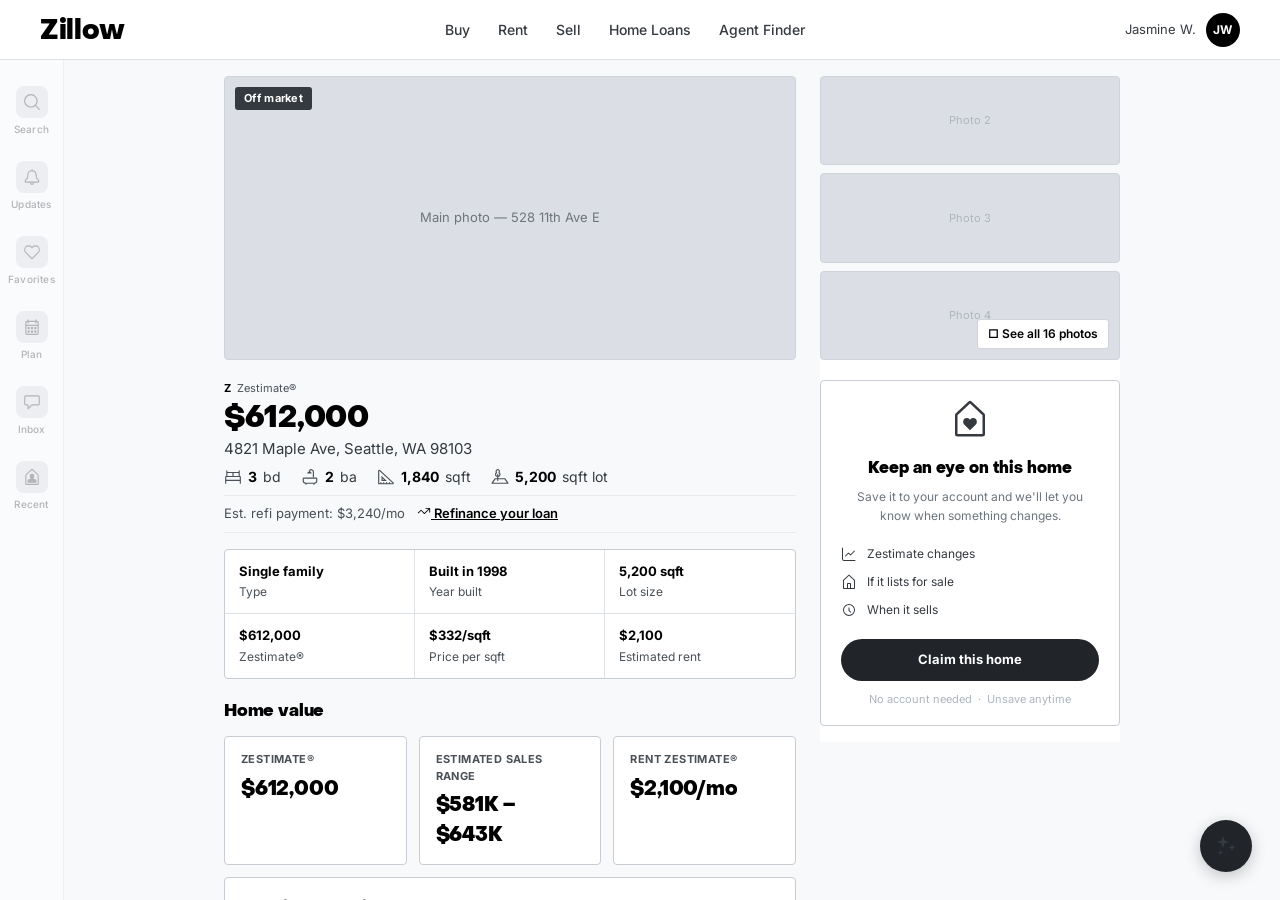
<file: nfshdp-preclaim.html>
<!DOCTYPE html>
<html lang="en">
<head>
  <meta charset="UTF-8">
  <title>4821 Maple Ave — Zillow</title>
  <link rel="stylesheet" href="design-system.css">
  <style>
    *, *::before, *::after { box-sizing: border-box; margin: 0; padding: 0; }
    html, body { height: 100%; overflow: hidden; }
    body { font-family: var(--font-ui, -apple-system, BlinkMacSystemFont, "Segoe UI", sans-serif);
    -webkit-font-smoothing: antialiased; background: #F8F9FA; color: #343A40; display: flex; flex-direction: column; }
    a { color: #000000; text-decoration: underline; }
    a:hover { opacity: 0.7; }

    /* ── GLOBAL NAV ── */
    .global-nav { background: #ffffff; border-bottom: 1px solid #DEE2E6; padding: 0 40px; height: 60px; display: flex; align-items: center; justify-content: space-between; flex-shrink: 0; position: relative; z-index: 200; }
    .global-nav-wordmark { font-size: 28px; font-weight: 900; color: #000000; letter-spacing: -1px; text-decoration: none; }
    .global-nav-links { display: flex; gap: 28px; }
    .global-nav-links a { font-size: 14px; font-weight: 500; color: #343A40; text-decoration: none; }
    .global-nav-links a:hover { color: #000000; opacity: 1; }
    .global-nav-user { display: flex; align-items: center; gap: 10px; position: relative; }
    .global-nav-name { font-size: 13px; color: #343A40; }
    .global-nav-avatar { width: 34px; height: 34px; border-radius: 50%; background: #000000; color: #ffffff; display: flex; align-items: center; justify-content: center; font-size: 12px; font-weight: 700; cursor: pointer; user-select: none; }
    .user-menu { position: absolute; top: 44px; right: 0; background: #ffffff; border: 1px solid #DEE2E6; border-radius: 4px; box-shadow: 0 4px 16px rgba(0,0,0,0.12); min-width: 220px; z-index: 300; padding: 4px 0; }
    .user-menu a { display: block; padding: 11px 20px; font-size: 14px; font-weight: 700; color: #000000; text-decoration: none; }
    .user-menu a:hover { background: #F8F9FA; opacity: 1; }
    .user-menu a.active { background: #D0D2DD; }
    .user-menu-divider { height: 1px; background: #DEE2E6; margin: 4px 0; }

    /* ── APP SHELL ── */
    .app-shell { flex: 1; min-height: 0; display: flex; flex-direction: row; overflow: hidden; }
    .app-shell-content { flex: 1; min-width: 0; overflow-y: auto; }

    /* ── LEFT ICON NAV ── */
    .icon-nav { width: 64px; flex-shrink: 0; height: 100%; background: #ffffff; border-right: 1px solid #DEE2E6; display: flex; flex-direction: column; align-items: center; padding-top: 16px; gap: 4px; pointer-events: none; opacity: 0.4; }
    .icon-nav-item { display: flex; flex-direction: column; align-items: center; gap: 4px; padding: 10px 0; width: 100%; cursor: pointer; text-decoration: none; }
    .icon-nav-item:hover { background: #F8F9FA; opacity: 1; }
    .icon-glyph { width: 28px; height: 28px; border-radius: 50%; background: #DCDEE5; display: flex; align-items: center; justify-content: center; font-size: 14px; color: #495057; }
    .icon-label { font-size: 10px; color: #495057; font-weight: 500; }
    .icon-nav-item.active .icon-glyph { background: #212529; color: #ffffff; }
    .icon-nav-item.active .icon-label { color: #000000; font-weight: 700; }

    /* ── SINGLE GRID — photo row + content row share one column definition ── */
    .page-body {
      max-width: 960px;
      margin: 0 auto;
      padding: 16px 32px 32px;
      display: grid;
      grid-template-columns: 1fr 300px;
      grid-template-rows: 284px auto;
      gap: 0 24px;
    }
    .photo-section      { grid-column: 1; grid-row: 1; min-width: 0; overflow: hidden; }
    .photo-right-section{ grid-column: 2; grid-row: 1; display: flex; flex-direction: column; gap: 8px; }
    .main-col           { grid-column: 1; grid-row: 2; min-width: 0; padding-top: 20px; align-self: start; }
    .sidebar            { grid-column: 2; grid-row: 2; padding-top: 16px; align-self: start; }

    .photo-hero { width: 100%; height: 100%; background: #DCDEE5; border: 1px solid #CED4DA; display: flex; align-items: center; justify-content: center; color: #6C757D; font-size: 13px; position: relative; border-radius: 4px; }
    .photo-thumb { background: #DCDEE5; border: 1px solid #CED4DA; display: flex; align-items: center; justify-content: center; color: #ADB5BD; font-size: 11px; flex: 1; min-height: 0; border-radius: 4px; }
    .photo-thumb-last { background: #DCDEE5; border: 1px solid #CED4DA; display: flex; align-items: center; justify-content: center; color: #ADB5BD; font-size: 11px; position: relative; border-radius: 4px; flex: 1; min-height: 0; }
    .off-market-badge { position: absolute; top: 10px; left: 10px; background: #343A40; color: #ffffff; font-size: 11px; font-weight: 700; padding: 3px 9px; border-radius: 3px; letter-spacing: 0.3px; }
    .see-all-photos { position: absolute; bottom: 10px; right: 10px; background: #ffffff; border: 1px solid #CED4DA; color: #000000; font-size: 12px; font-weight: 600; padding: 5px 10px; border-radius: 3px; text-decoration: none; }
    .see-all-photos:hover { background: #F8F9FA; opacity: 1; }

    /* Address + specs */
    .zestimate-eyebrow { font-size: 11px; color: #495057; margin-bottom: 4px; }
    .zestimate-eyebrow span { font-weight: 700; color: #000000; }
    .price-large { font-size: 30px; font-weight: 800; color: #000000; line-height: 1.1; margin-bottom: 4px; }
    .address-line { font-size: 15px; color: #343A40; margin-bottom: 6px; }
    .specs-inline { font-size: 14px; color: #343A40; margin-bottom: 8px; display: flex; align-items: center; gap: 20px; flex-wrap: wrap; }
    .spec-item { display: flex; align-items: center; gap: 6px; }
    .spec-item svg { color: #495057; flex-shrink: 0; }
    .spec-item strong { font-weight: 700; color: #000; }
    .spec-item span { color: #343A40; font-weight: 400; }
    .refi-row { font-size: 13px; color: #495057; padding: 8px 0; border-top: 1px solid #E9ECEF; border-bottom: 1px solid #E9ECEF; margin-bottom: 16px; }
    .refi-row a { color: #000000; font-weight: 600; }

    /* Property details grid */
    .details-grid { display: grid; grid-template-columns: repeat(3, 1fr); border: 1px solid #C8CDD3; border-radius: 4px; overflow: hidden; margin-bottom: 20px; background: #ffffff; }
    .details-cell { padding: 12px 14px; border-right: 1px solid #DEE2E6; border-bottom: 1px solid #DEE2E6; font-size: 12px; color: #495057; }
    .details-cell:nth-child(3n) { border-right: none; }
    .details-cell:nth-child(4), .details-cell:nth-child(5), .details-cell:nth-child(6) { border-bottom: none; }
    .details-cell strong { display: block; font-size: 13px; font-weight: 700; color: #000000; margin-bottom: 2px; }

    /* Section headings */
    .section-heading { font-size: 17px; font-weight: 700; color: #000000; margin-bottom: 12px; }

    /* Home value cards */
    .value-cards { display: grid; grid-template-columns: repeat(3, 1fr); gap: 12px; margin-bottom: 12px; }
    .value-card { background: #ffffff; border: 1px solid #C8CDD3; border-radius: 4px; padding: 14px 16px; }
    .value-card-label { font-size: 11px; font-weight: 700; text-transform: uppercase; letter-spacing: 0.4px; color: #495057; margin-bottom: 6px; }
    .value-card-amount { font-size: 20px; font-weight: 800; color: #000000; }
    .edit-facts-row { font-size: 13px; color: #495057; margin-bottom: 20px; }
    .edit-facts-row a { color: #000000; font-weight: 600; }

    /* Zestimate history */
    .history-heading-row { display: flex; align-items: baseline; gap: 16px; margin-bottom: 4px; }
    .history-subtext { font-size: 13px; color: #495057; margin-bottom: 10px; }
    .tab-row { display: flex; gap: 0; border-bottom: 2px solid #DEE2E6; margin-bottom: 14px; }
    .tab { font-size: 13px; font-weight: 600; color: #6C757D; padding: 7px 14px; cursor: pointer; text-decoration: none; border-bottom: 2px solid transparent; margin-bottom: -2px; }
    .tab.active { color: #000000; border-bottom-color: #000000; }
    .chart-placeholder { width: 100%; height: 320px; background: #DCDEE5; border: 1px solid #C8CDD3; border-radius: 4px; display: flex; align-items: center; justify-content: center; color: #ADB5BD; font-size: 13px; margin-bottom: 8px; }
    .table-link { font-size: 13px; color: #000000; font-weight: 600; margin-bottom: 20px; display: block; }

    /* Edit facts callout */
    .edit-facts-callout { background: #1a1f36; border: none; border-radius: 8px; padding: 14px 16px; margin-bottom: 16px; margin-top: 12px; }
    .edit-facts-callout-eyebrow { font-size: 10px; font-weight: 700; text-transform: uppercase; letter-spacing: 0.08em; color: #9BA8C0; margin-bottom: 10px; display: flex; align-items: center; gap: 5px; }
    .edit-facts-chips { display: flex; flex-wrap: wrap; gap: 6px; margin-bottom: 14px; }
    .facts-chip { font-size: 12px; font-weight: 600; color: #212529; background: #ffffff; border: 1.5px solid #ADB5BD; border-radius: 999px; padding: 4px 12px; }
    .facts-chip.unknown { color: #9BA8C0; border: 1.5px dashed #4a5270; font-weight: 500; background: transparent; }
    .edit-facts-callout-footer { display: flex; align-items: center; justify-content: space-between; gap: 12px; padding-top: 12px; border-top: 1px solid #2e3556; }
    .edit-facts-callout-footer span { font-size: 12px; color: #9BA8C0; line-height: 1.4; font-style: italic; }
    .edit-facts-callout a { display: inline-block; background: #2D8B5A; color: #ffffff; font-size: 12px; font-weight: 700; padding: 8px 16px; border-radius: 999px; text-decoration: none; white-space: nowrap; flex-shrink: 0; }
    .edit-facts-callout a:hover { background: #236b46; }

    /* Cards */
    .card { background: #ffffff; border: 1px solid #C8CDD3; border-radius: 4px; padding: 18px 20px; margin-bottom: 16px; }
    .card-title { font-size: 12px; font-weight: 700; text-transform: uppercase; letter-spacing: 0.5px; color: #000000; margin-bottom: 8px; }

    /* Locked cards */
    .card-locked { background: #F8F9FA; border: 1px solid #C8CDD3; border-radius: 4px; padding: 18px 20px; margin-bottom: 16px; }
    .card-locked .lock-icon { font-size: 16px; margin-bottom: 6px; }
    .card-locked .lock-title { font-size: 14px; font-weight: 700; color: #ADB5BD; margin-bottom: 4px; }
    .card-locked .lock-label { font-size: 13px; color: #ADB5BD; }

    /* Buttons */
    .btn { display: inline-block; background: #212529; color: #ffffff; font-size: 14px; font-weight: 700; padding: 10px 20px; border-radius: 4px; text-decoration: none; cursor: pointer; border: none; font-family: inherit; }
    .btn:hover { background: #343A40; opacity: 1; }
    .btn-outline { display: inline-block; background: transparent; color: #212529; font-size: 14px; font-weight: 600; padding: 9px 18px; border-radius: 4px; text-decoration: none; border: 1.5px solid #212529; }
    .btn-sm { font-size: 13px; padding: 8px 14px; }
    .btn-outline-sm { display: inline-block; background: transparent; color: #212529; font-size: 13px; font-weight: 600; padding: 6px 12px; border-radius: 4px; text-decoration: none; border: 1.5px solid #212529; }
    .btn-outline-sm:hover { background: #F8F9FA; opacity: 1; }

    /* ── RIGHT SIDEBAR ── */
    .sidebar { padding-top: 20px; }
    .sidebar-card { background: #ffffff; border: 1px solid #C8CDD3; border-radius: 4px; padding: 18px 20px; margin-bottom: 16px; }
    .sidebar-card-title { font-size: 14px; font-weight: 700; color: #000000; margin-bottom: 8px; }
    .sidebar-card-body { font-size: 13px; color: #495057; line-height: 1.5; margin-bottom: 12px; }
    .sidebar-label { font-size: 11px; font-weight: 700; text-transform: uppercase; letter-spacing: 0.4px; color: #6C757D; margin-bottom: 2px; }
    .sidebar-value { font-size: 22px; font-weight: 800; color: #000000; margin-bottom: 12px; }
    .sidebar-divider { border: none; border-top: 1px solid #DEE2E6; margin: 14px 0; }
    .sidebar-claim-btn { display: block; width: 100%; text-align: center; background: transparent; color: #212529; font-size: 14px; font-weight: 600; padding: 9px 18px; border-radius: 4px; text-decoration: none; border: 1.5px solid #212529; margin-bottom: 20px; }
    .sidebar-claim-btn:hover { background: #F8F9FA; opacity: 1; }

    /* Claim card */
    .claim-benefit-list { list-style: disc; padding-left: 18px; font-size: 13px; color: #343A40; line-height: 1.7; margin-bottom: 14px; }

    /* Agents — sidebar stacked */
    .sidebar-section-heading { font-size: 14px; font-weight: 700; color: #000000; margin-bottom: 12px; }
    .agent-card-stacked { background: #ffffff; border: 1px solid #C8CDD3; border-radius: 4px; padding: 14px 16px; margin-bottom: 10px; display: flex; align-items: center; gap: 12px; }
    .agent-avatar-sm { width: 40px; height: 40px; border-radius: 50%; background: #DCDEE5; flex-shrink: 0; display: flex; align-items: center; justify-content: center; font-size: 16px; color: #ADB5BD; }
    .agent-info { flex: 1; min-width: 0; }
    .agent-name { font-size: 13px; font-weight: 700; color: #000000; margin-bottom: 1px; }
    .agent-brokerage { font-size: 11px; color: #ADB5BD; }
    .agent-stars { font-size: 11px; color: #343A40; }

    /* ── MARKET INSIGHTS SECTION ── */
    .market-insights-section { margin-bottom: 28px; }
    .market-grid { display: grid; grid-template-columns: 1.2fr 1fr 1fr; gap: 12px; align-items: stretch; }
    .market-index-card { background: #ffffff; border: 1px solid #C8CDD3; border-radius: 4px; padding: 14px 16px; height: 100%; box-sizing: border-box; }
    .market-index-label { font-size: 13px; font-weight: 700; color: #000000; margin-bottom: 2px; }
    .market-index-info { font-size: 11px; color: #ADB5BD; margin-bottom: 8px; }
    .market-index-score { font-size: 26px; font-weight: 800; color: #000000; line-height: 1; margin-bottom: 2px; }
    .market-index-sublabel { font-size: 11px; color: #495057; margin-bottom: 10px; }
    .market-bar-wrap { width: 100%; height: 12px; background: #DCDEE5; border-radius: 3px; position: relative; margin-bottom: 6px; }
    .market-bar-tick { position: absolute; top: -3px; bottom: -3px; width: 3px; background: #000000; border-radius: 2px; left: 50%; transform: translateX(-50%); }
    .market-bar-labels { display: flex; justify-content: space-between; font-size: 10px; color: #6C757D; }
    .stat-tiles { grid-column: 2 / 4; display: grid; grid-template-columns: 1fr 1fr; gap: 8px; align-content: start; }
    .stat-tile { background: #ffffff; border: 1px solid #C8CDD3; border-radius: 4px; padding: 12px 14px; height: 100%; box-sizing: border-box; }
    .stat-tile-value { font-size: 20px; font-weight: 800; color: #000000; line-height: 1.1; margin-bottom: 4px; }
    .stat-tile-label { font-size: 11px; color: #343A40; line-height: 1.3; }

    /* ── LISTING AGENT MATCHES ── */
    .agent-matches-section { margin-bottom: 28px; }
    .section-heading-row { display: flex; align-items: center; justify-content: space-between; margin-bottom: 10px; }
    .section-nav { font-size: 15px; color: #495057; letter-spacing: 2px; text-decoration: none; cursor: default; }
    .agent-banner { background: #D0D2DD; padding: 10px 14px; border-radius: 4px; font-size: 13px; color: #343A40; margin-bottom: 12px; }
    .agent-cards-grid { display: grid; grid-template-columns: 1fr 1fr; gap: 12px; }
    .agent-card-main { background: #ffffff; border: 1px solid #C8CDD3; border-radius: 4px; padding: 14px 16px; display: flex; gap: 12px; align-items: flex-start; }
    .agent-avatar-lg { width: 48px; height: 48px; border-radius: 50%; background: #DCDEE5; flex-shrink: 0; }
    .agent-card-info { flex: 1; min-width: 0; }
    .agent-card-name { font-size: 14px; font-weight: 700; color: #000000; margin-bottom: 2px; }
    .agent-card-meta { font-size: 12px; color: #495057; line-height: 1.6; }
    .agent-card-connect { margin-top: 8px; }

    /* ── COMPARABLE HOMES ── */
    .comps-section { margin-bottom: 28px; }
    .comps-subtext { font-size: 13px; color: #6C757D; margin-bottom: 12px; line-height: 1.4; }
    .comp-cards-grid { display: grid; grid-template-columns: repeat(4, 1fr); gap: 12px; margin-bottom: 14px; }
    .comp-card { background: #ffffff; border: 1px solid #C8CDD3; border-radius: 4px; padding: 12px; }
    .comp-photo { width: 100%; height: 100px; background: #DCDEE5; border-radius: 3px; margin-bottom: 8px; }
    .comp-price { font-size: 15px; font-weight: 700; color: #000000; margin-bottom: 3px; }
    .comp-specs { font-size: 12px; color: #6C757D; margin-bottom: 2px; }
    .comp-address { font-size: 12px; color: #6C757D; margin-bottom: 4px; }
    .comp-status { font-size: 12px; color: #495057; display: flex; align-items: center; gap: 4px; margin-bottom: 2px; }
    .comp-status-dot { width: 8px; height: 8px; border-radius: 50%; background: #ADB5BD; flex-shrink: 0; }
    .comp-mls { font-size: 11px; color: #ADB5BD; }
    .comp-map-placeholder { width: 100%; height: 180px; background: #DCDEE5; border-radius: 4px; display: flex; align-items: center; justify-content: center; font-size: 13px; color: #6C757D; margin-bottom: 20px; }
    .comp-value-heading { font-size: 15px; font-weight: 700; color: #000000; margin-bottom: 4px; }
    .comp-value-subtext { font-size: 13px; color: #6C757D; margin-bottom: 10px; }
    .comp-chart-placeholder { width: 100%; height: 80px; background: #DCDEE5; border-radius: 4px; display: flex; align-items: center; justify-content: center; font-size: 12px; color: #6C757D; margin-bottom: 0; }

    /* ── OWNER OPTIONS ── */
    .owner-options-section { margin-bottom: 28px; }
    .owner-options-subtext { font-size: 13px; color: #495057; margin-bottom: 16px; line-height: 1.5; }
    .owner-option-row { display: flex; gap: 16px; padding: 16px 0; border-bottom: 1px solid #DEE2E6; align-items: flex-start; }
    .owner-option-row:first-of-type { border-top: 1px solid #DEE2E6; }
    .option-icon { width: 40px; height: 40px; background: #DCDEE5; border-radius: 4px; flex-shrink: 0; display: flex; align-items: center; justify-content: center; font-size: 18px; }
    .option-body { flex: 1; min-width: 0; }
    .option-title { font-size: 14px; font-weight: 700; color: #000000; margin-bottom: 4px; }
    .option-desc { font-size: 13px; color: #495057; line-height: 1.5; margin-bottom: 6px; }
    .option-link { font-weight: 600; color: #000000; font-size: 13px; }
    .option-stat { text-align: right; flex-shrink: 0; }
    .option-stat-value { font-size: 15px; font-weight: 800; color: #000000; }
    .option-stat-label { font-size: 11px; color: #6C757D; }

    /* Voyager bar */
    .voyager-fab { position: fixed; bottom: 28px; right: 28px; z-index: 300; display: flex; flex-direction: column; align-items: flex-end; gap: 10px; }
    .voyager-fab-btn { background: #212529; color: #ffffff; border: none; border-radius: 50%; width: 52px; height: 52px; font-family: inherit; cursor: pointer; display: flex; align-items: center; justify-content: center; box-shadow: 0 4px 16px rgba(0,0,0,0.22); padding: 0; }
    .voyager-fab-btn:hover { background: #343A40; }
    .voyager-fab-prompt { background: #ffffff; border: 1px solid #DEE2E6; border-radius: 8px; padding: 12px 14px; max-width: 280px; box-shadow: 0 4px 16px rgba(0,0,0,0.12); display: none; }
    .voyager-fab-prompt.open { display: block; }
    .voyager-fab-prompt-text { font-size: 13px; color: #343A40; font-style: italic; margin-bottom: 6px; }
    .voyager-fab-prompt-note { font-size: 11px; color: #ADB5BD; }

    /* ── CONSTELLATION OVERRIDES ── */
    /* Object Sans on brand text */
    .global-nav-wordmark,
    .price-large, .value-card-amount, .market-index-score,
    .equity-item strong, .section-heading, .hero-headline,
    h1, h2, h3 {
      font-family: "Object Sans", "Inter", sans-serif !important;
      letter-spacing: -0.01em;
    }
    /* Inter on everything else */
    body, input, button, select, textarea {
      font-family: "Inter", -apple-system, BlinkMacSystemFont, "Segoe UI", sans-serif;
    }
    /* Pill buttons */
    .btn, .btn-black, .btn-sm, .sidebar-cta-btn, .msg-cta,
    .btn-outline-sm, .search-btn {
      border-radius: 999px !important;
      font-family: "Inter", sans-serif;
      font-weight: 600;
    }
    /* Pill Voyager chips */
    .suggested-q {
      border-radius: 999px !important;
    }
    /* Rounded-rect icon glyph (not circle) */
    .icon-glyph {
      border-radius: 8px !important;
      width: 32px !important;
      height: 32px !important;
    }
    /* Voyager mode badge as pill */
    .voyager-panel-mode {
      border: 1px solid #C8CDD3;
      border-radius: 999px;
      padding: 2px 8px;
      font-size: 10px;
      font-weight: 600;
      text-transform: uppercase;
      letter-spacing: 0.05em;
      color: #6C757D;
    }
    /* Voyager title — Object Sans */
    .voyager-panel-title {
      font-family: "Object Sans", "Inter", sans-serif;
      font-size: 14px;
      font-weight: 900;
      letter-spacing: -0.01em;
      color: #000;
    }
    /* AI module head */
    .ai-blurb-label, .ai-module-head {
      font-family: "Object Sans", "Inter", sans-serif;
      font-size: 14px;
      font-weight: 900;
      letter-spacing: -0.01em;
    }
    /* Intent chips — pill */
    .intent-chip {
      border-radius: 999px !important;
    }
    /* Avatar — pill */
    .global-nav-avatar {
      border-radius: 999px !important;
    }
    /* main-col: design-system.css adds 32px horizontal padding — zero it out so content aligns with photo above */
    .main-col {
      padding: 20px 0 0 !important;
      overflow-y: visible !important;
    }

    /* Preclaim uses a plain grid — reset shared sidebar styles so grid column controls width */
    .sidebar {
      width: auto !important;
      flex-shrink: unset !important;
      border-left: none !important;
      margin: 0 !important;
      border: none !important;
      border-radius: 0 !important;
      box-shadow: none !important;
      overflow: visible !important;
    }
  </style>
</head>
<body>

  <header class="global-nav">
    <a href="index.html" class="global-nav-wordmark" style="text-decoration:none;">Zillow</a>
    <nav class="global-nav-links">
      <a href="#">Buy</a>
      <a href="#">Rent</a>
      <a href="#">Sell</a>
      <a href="#">Home Loans</a>
      <a href="#">Agent Finder</a>
    </nav>
    <div class="global-nav-user">
      <span class="global-nav-name">Jasmine W.</span>
      <div class="global-nav-avatar" id="nav-avatar" onclick="toggleUserMenu()">JW</div>
      <div id="user-menu" class="user-menu" style="display:none;">
        <a href="nfshdp-postclaim.html?claim=1" class="active">Your homes</a>
        <a href="#">Your team</a>
        <div class="user-menu-divider"></div>
        <a href="#">Saved homes</a>
        <a href="#">Saved searches</a>
        <a href="#">Recently viewed</a>
        <a href="#">Tours</a>
        <div class="user-menu-divider"></div>
        <a href="#">Applications</a>
        <a href="#">Your rental</a>
        <div class="user-menu-divider"></div>
        <a href="#">Account settings</a>
        <a href="#">Sign out</a>
      </div>
    </div>
  </header>

  <div class="app-shell">

    <nav class="icon-nav">
    <a href="index.html" class="icon-nav-item">
      <div class="icon-glyph"><svg xmlns="http://www.w3.org/2000/svg" aria-hidden="true" viewBox="0 0 32 32" width="18" height="18" fill="currentColor" style="display:block;"><path d="m29.71 28.29-6.55-6.55a12 12 0 1 0-1.41 1.41l6.55 6.55a1 1 0 0 0 1.42 0 1 1 0 0 0-.01-1.41zM14 24a10 10 0 1 1 10-10 10 10 0 0 1-10 10z"></path></svg></div>
      <span class="icon-label">Search</span>
    </a>
    <a href="#" class="icon-nav-item">
      <div class="icon-glyph"><svg xmlns="http://www.w3.org/2000/svg" aria-hidden="true" viewBox="0 0 32 32" width="18" height="18" fill="currentColor" style="display:block;"><path d="M24.36 12.54A8.53 8.53 0 0 0 17 4.07S17 4 17 4V3a1 1 0 0 0-2 0v1.06a8.29 8.29 0 0 0-7.37 8.19c0 8.23-4.64 6.47-4.64 11v.92A1.84 1.84 0 0 0 4.86 26h7.69a4 4 0 0 0-.05.5 3.5 3.5 0 0 0 7 0 4 4 0 0 0-.05-.5h7.69A1.84 1.84 0 0 0 29 24.17v-.92c0-4.48-4.53-2.81-4.64-10.71Zm-6.86 14a1.5 1.5 0 0 1-3 0 1.64 1.64 0 0 1 .09-.5h2.82a1.64 1.64 0 0 1 .09.46ZM27 24H5v-.75c0-1.06.3-1.34 1.18-2.17 1.82-1.71 3.46-3.67 3.46-8.83A6.31 6.31 0 0 1 16 6h.56a6.57 6.57 0 0 1 5.8 6.54c.07 5.35 2 7.18 3.46 8.52.88.83 1.18 1.11 1.18 2.17Z"></path></svg></div>
      <span class="icon-label">Updates</span>
    </a>
    <a href="#" class="icon-nav-item">
      <div class="icon-glyph"><svg xmlns="http://www.w3.org/2000/svg" aria-hidden="true" viewBox="0 0 32 32" width="18" height="18" fill="currentColor" style="display:block;"><path d="M27.66 6.19a7.85 7.85 0 0 0-11 .13L16 7l-.65-.66a7.85 7.85 0 0 0-11-.13 8.23 8.23 0 0 0 .09 11.59l.42.42L15.29 28.7a1 1 0 0 0 1.42 0l10.44-10.5.42-.42a8.23 8.23 0 0 0 .09-11.59zm-1.42 10.06-.52.52L16 26.55l-9.72-9.78-.52-.52A6.15 6.15 0 0 1 4 13.19a5.91 5.91 0 0 1 1.62-5.43 5.81 5.81 0 0 1 4.67-1.71 6 6 0 0 1 3.78 1.87l.5.5 1.08 1.08a.5.5 0 0 0 .7 0l1.08-1.08.5-.5a6 6 0 0 1 3.78-1.87 5.81 5.81 0 0 1 4.67 1.71A5.91 5.91 0 0 1 28 13.19a6.15 6.15 0 0 1-1.76 3.06z"></path></svg></div>
      <span class="icon-label">Favorites</span>
    </a>
    <a href="plan-overview.html" class="icon-nav-item">
      <div class="icon-glyph"><svg xmlns="http://www.w3.org/2000/svg" aria-hidden="true" viewBox="0 0 32 32" width="18" height="18" fill="currentColor" style="display:block;"><rect width="4" height="4" x="8" y="16" rx=".5"></rect><rect width="4" height="4" x="20" y="16" rx=".5"></rect><rect width="4" height="4" x="14" y="16" rx=".5"></rect><rect width="4" height="4" x="8" y="22" rx=".5"></rect><rect width="4" height="4" x="20" y="22" rx=".5"></rect><rect width="4" height="4" x="14" y="22" rx=".5"></rect><path d="M25 5h-1V3a1 1 0 0 0-2 0v2H10V3a1 1 0 0 0-2 0v2H7a3 3 0 0 0-3 3v19a3 3 0 0 0 3 3h18a3 3 0 0 0 3-3V8a3 3 0 0 0-3-3zM7 7h1v2a1 1 0 0 0 2 0V7h12v2a1 1 0 0 0 2 0V7h1a1 1 0 0 1 1 1v4H6V8a1 1 0 0 1 1-1zm18 21H7a1 1 0 0 1-1-1V14h20v13a1 1 0 0 1-1 1z"></path></svg></div>
      <span class="icon-label">Plan</span>
    </a>
    <a href="#" class="icon-nav-item">
      <div class="icon-glyph"><svg xmlns="http://www.w3.org/2000/svg" aria-hidden="true" viewBox="0 0 32 32" width="18" height="18" fill="currentColor" style="display:block;"><path d="M27 4H5a3 3 0 0 0-3 3v12a3 3 0 0 0 3 3h3v6a1 1 0 0 0 0 .4 1 1 0 0 0 .6.5 1 1 0 0 0 .8 0 1 1 0 0 0 .3-.2l6.7-6.7H27a3 3 0 0 0 3-3V7a3 3 0 0 0-3-3zm1 15a1 1 0 0 1-1 1H16a1 1 0 0 0-.7.3L10 25.6V22a2 2 0 0 0-2-2H5a1 1 0 0 1-1-1V7a1 1 0 0 1 1-1h22a1 1 0 0 1 1 1z"></path></svg></div>
      <span class="icon-label">Inbox</span>
    </a>
    <a href="reengagement.html" class="icon-nav-item">
      <div class="icon-glyph"><svg xmlns="http://www.w3.org/2000/svg" aria-hidden="true" viewBox="0 0 32 32" width="18" height="18" fill="currentColor" style="display:block;">
<path d="M16 10C14.9322 9.99995 13.9086 10.4269 13.1573 11.1857C12.406 11.9445 11.9893 12.9722 12 14.04V14.8571C12.0391 16.3189 12.6555 17.7057 13.7143 18.7143L12.5714 18.9657C9.83429 19.6057 8 20.9771 8 22.5714V24.8571C8 25.4883 8.51168 26 9.14286 26H22.8571C23.4883 26 24 25.4883 24 24.8571V22.5714C24 20.9771 22.1429 19.6057 19.4286 18.9657L18.2457 18.7371C19.3038 17.7186 19.9195 16.3252 19.96 14.8571V14.04C19.9707 12.9791 19.5594 11.9575 18.8168 11.1998C18.0741 10.4421 17.0609 10.0106 16 10Z"></path>
<path fill-rule="evenodd" clip-rule="evenodd" d="M17.2 1.9L27.29 11.4C27.7407 11.7804 28.0005 12.3403 28 12.93V28C28 29.1046 27.1046 30 26 30H6C4.89543 30 4 29.1046 4 28V12.93C3.99952 12.3403 4.25934 11.7804 4.71 11.4L14.8 1.9C15.5111 1.36667 16.4889 1.36667 17.2 1.9ZM6 12.93V28H26V12.93L16 3.52L6 12.93Z"></path>
</svg></div>
      <span class="icon-label">Recent</span>
    </a>
  </nav>

  <div class="app-shell-content">

  <!-- Single grid: photo row + content row -->
  <div class="page-body">

    <!-- Col 1 Row 1: main photo -->
    <div class="photo-section">
      <div class="photo-hero">
        <span class="off-market-badge">Off market</span>
        Main photo — 528 11th Ave E
      </div>
    </div>

    <!-- Col 2 Row 1: photo thumbnails -->
    <div class="photo-right-section">
      <div class="photo-thumb">Photo 2</div>
      <div class="photo-thumb">Photo 3</div>
      <div class="photo-thumb photo-thumb-4" style="position: relative;">
        Photo 4
        <a href="#" class="see-all-photos">&#9633; See all 16 photos</a>
      </div>
    </div>

    <!-- LEFT COLUMN -->
    <main class="main-col">

      <!-- Address + specs -->
      <div class="zestimate-eyebrow"><span>Z</span> &nbsp;Zestimate&reg;</div>
      <div class="price-large">$612,000</div>
      <div class="address-line">4821 Maple Ave, Seattle, WA 98103</div>
      <div class="specs-inline">
        <span class="spec-item">
          <svg xmlns="http://www.w3.org/2000/svg" aria-hidden="true" viewBox="0 0 32 32" width="18" height="18" fill="currentColor"><path d="M28 14V5a1 1 0 0 0-2 0v2H6V5a1 1 0 0 0-2 0v9a2 2 0 0 0-2 2v11a1 1 0 0 0 2 0v-4h24v4a1 1 0 0 0 2 0V16a2 2 0 0 0-2-2zM17 9h9v5h-9zM6 9h9v5H6zm22 12H4v-5h24z"></path></svg>
          <strong>3</strong> <span>bd</span>
        </span>
        <span class="spec-item">
          <svg xmlns="http://www.w3.org/2000/svg" aria-hidden="true" viewBox="0 0 32 32" width="18" height="18" fill="currentColor"><path d="M27 19v3.76A3.24 3.24 0 0 1 23.76 26H8.24A3.24 3.24 0 0 1 5 22.76V19zM5 17a2 2 0 0 0-2 2v3.76A5.26 5.26 0 0 0 8.24 28h15.52A5.26 5.26 0 0 0 29 22.76V19a2 2 0 0 0-2-2z"></path><path d="M22 27v2a1 1 0 0 0 2 0v-2zM8 27v2a1 1 0 0 0 2 0v-2z"></path><path d="M19.05 2a4.47 4.47 0 0 0-5 4.09 4 4 0 0 0-3 3.29.51.51 0 0 0 .5.59h6.92a.51.51 0 0 0 .5-.59 4 4 0 0 0-2.88-3.24A2.41 2.41 0 0 1 18.45 4 2.61 2.61 0 0 1 21 6.63V17h2V6.69A4.64 4.64 0 0 0 19.05 2z"></path></svg>
          <strong>2</strong> <span>ba</span>
        </span>
        <span class="spec-item">
          <svg xmlns="http://www.w3.org/2000/svg" aria-hidden="true" viewBox="0 0 32 32" width="18" height="18" fill="currentColor"><path d="M8 13.586V23h9.414Zm2 4.828L12.586 21H10Z"></path><path d="m29.39 25.56-24-22.02a1.977 1.977 0 0 0-1.38-.56H4a2.005 2.005 0 0 0-2 2V28a1.003 1.003 0 0 0 1 1h25a1.992 1.992 0 0 0 2-2 1.916 1.916 0 0 0-.61-1.44ZM23 27v-1a1 1 0 0 0-2 0v1h-3v-1a1 1 0 0 0-2 0v1h-3v-1a1 1 0 0 0-2 0v1H8v-1a1 1 0 0 0-2 0v1H4l.01-22L28 27Z"></path></svg>
          <strong>1,840</strong> <span>sqft</span>
        </span>
        <span class="spec-item">
          <svg xmlns="http://www.w3.org/2000/svg" aria-hidden="true" viewBox="0 0 32 32" width="18" height="18" fill="currentColor"><path d="m30.9 26.4-5.6-8a1 1 0 0 0-.8-.4H13v-2a4.7 4.7 0 0 0 4-4.5 4.3 4.3 0 0 0-1.6-3.3 4 4 0 1 0-6.8 0A4.3 4.3 0 0 0 7 11.5a4.7 4.7 0 0 0 4 4.4V18H7.5a1 1 0 0 0-.8.4l-5.6 8a1 1 0 0 0 .8 1.6h28.2a1 1 0 0 0 .8-1.6zM9 11.5a2.3 2.3 0 0 1 1-1.8 2 2 0 0 0 .3-2.6A2 2 0 0 1 10 6a2 2 0 0 1 4 0 2 2 0 0 1-.3 1 2 2 0 0 0 .4 2.7 2.3 2.3 0 0 1 .9 1.8 2.6 2.6 0 0 1-2 2.4V11a1 1 0 0 0-2 0v2.9a2.6 2.6 0 0 1-2-2.4zM3.8 26 8 20h3v2a1 1 0 0 0 2 0v-2h11l4.2 6z"></path></svg>
          <strong>5,200</strong> <span>sqft lot</span>
        </span>
      </div>
      <div class="refi-row">Est. refi payment: $3,240/mo &nbsp;&nbsp;<a href="#"><svg xmlns="http://www.w3.org/2000/svg" aria-hidden="true" viewBox="0 0 32 32" width="14" height="14" fill="currentColor"><path d="M29 9h-9a1 1 0 0 0 0 2h6.41l-9.5 9.59-6.7-7.11a1 1 0 0 0-.7-.32 1.1 1.1 0 0 0-.72.28l-6.48 6.1a1 1 0 0 0 0 1.39A1 1 0 0 0 3.7 21l5.73-5.41 6.73 7.13a1 1 0 0 0 .72.32 1 1 0 0 0 .72-.3L28 12.21V19a1 1 0 0 0 2 0v-9a1 1 0 0 0-1-1Z"></path></svg> Refinance your loan</a></div>

      <!-- Property details grid -->
      <div class="details-grid">
        <div class="details-cell"><strong>Single family</strong>Type</div>
        <div class="details-cell"><strong>Built in 1998</strong>Year built</div>
        <div class="details-cell"><strong>5,200 sqft</strong>Lot size</div>
        <div class="details-cell"><strong>$612,000</strong>Zestimate&reg;</div>
        <div class="details-cell"><strong>$332/sqft</strong>Price per sqft</div>
        <div class="details-cell"><strong>$2,100</strong>Estimated rent</div>
      </div>

      <!-- Home value section -->
      <div class="section-heading">Home value</div>
      <div class="value-cards">
        <div class="value-card">
          <div class="value-card-label">Zestimate&reg;</div>
          <div class="value-card-amount">$612,000</div>
        </div>
        <div class="value-card">
          <div class="value-card-label">Estimated sales range</div>
          <div class="value-card-amount">$581K – $643K</div>
        </div>
        <div class="value-card">
          <div class="value-card-label">Rent Zestimate&reg;</div>
          <div class="value-card-amount">$2,100/mo</div>
        </div>
      </div>

      <!-- Zestimate history -->
      <div style="background:#ffffff; border:1px solid #C8CDD3; border-radius:4px; padding:18px 20px; margin-bottom:16px;">
        <div class="history-heading-row">
          <div class="section-heading">Zestimate&reg; history</div>
          <span style="font-size:13px; color:#495057;">Table view</span>
        </div>
        <div class="history-subtext">+8% in last 1 year</div>
        <div class="tab-row">
          <a href="#" class="tab active">Home values</a>
          <a href="#" class="tab">Rent Zestimate</a>
          <a href="#" class="tab">Tax paid</a>
        </div>
        <div class="chart-placeholder">Zestimate history chart</div>

        <!-- Edit facts callout — moved below history -->
        <div class="edit-facts-callout">
          <div class="edit-facts-callout-eyebrow">
            <svg xmlns="http://www.w3.org/2000/svg" viewBox="0 0 32 32" width="12" height="12" fill="currentColor"><path d="M16 4a12 12 0 1 0 12 12A12 12 0 0 0 16 4zm0 22a10 10 0 1 1 10-10 10 10 0 0 1-10 10zm1-15h-2v6.41l4.29 4.3 1.42-1.42L17 16.59z"/></svg>
            What Zillow knows
          </div>
          <div class="edit-facts-chips">
            <span class="facts-chip">3 bed</span>
            <span class="facts-chip">2 bath</span>
            <span class="facts-chip">1,840 sq ft</span>
            <span class="facts-chip unknown">upgrades?</span>
            <span class="facts-chip unknown">condition?</span>
          </div>
          <div class="edit-facts-callout-footer">
            <span>Add what only you know to make your Zestimate more accurate.</span>
            <a href="claim-modal.html">Claim your home</a>
          </div>
        </div>
      </div>

      <!-- Section A: Market insights -->
      <div class="market-insights-section">
        <div class="section-heading">Market insights for 98103</div>
        <div class="market-grid">
          <div class="market-index-card">
            <div class="market-index-label">Neutral market <span style="font-size:11px; color:#ADB5BD;">&#9432;</span></div>
            <div class="market-index-score">51<span style="font-size:14px; font-weight:400; color:#495057;">/100</span></div>
            <div class="market-index-sublabel">Market index</div>
            <div class="market-bar-wrap">
              <div class="market-bar-tick"></div>
            </div>
            <div class="market-bar-labels">
              <span>Buyers market</span>
              <span>Sellers market</span>
            </div>
          </div>
          <div class="stat-tiles">
            <div class="stat-tile">
              <div class="stat-tile-value">0.1%</div>
              <div class="stat-tile-label">1-year price forecast</div>
            </div>
            <div class="stat-tile">
              <div class="stat-tile-value">15 days</div>
              <div class="stat-tile-label">Median days to pending</div>
            </div>
            <div class="stat-tile">
              <div class="stat-tile-value">93</div>
              <div class="stat-tile-label">New listings in last 30 days</div>
            </div>
            <div class="stat-tile">
              <div class="stat-tile-value">286</div>
              <div class="stat-tile-label">Active listings for sale</div>
            </div>
          </div>
        </div>
      </div>

      <!-- Section B: Listing agent matches -->
      <div class="agent-matches-section">
        <div class="section-heading-row">
          <div class="section-heading" style="margin-bottom:0;">Listing agent matches for 98103</div>
          <span class="section-nav">&lt; &gt;</span>
        </div>
        <div class="agent-banner"><svg xmlns="http://www.w3.org/2000/svg" aria-hidden="true" viewBox="0 0 32 32" width="18" height="18" fill="currentColor"><path fill-rule="evenodd" d="M16.389 6.693c1.289-.362 2.252-.129 3.37.01l.268.038c1.347.221 2.833.856 3.963 1.416a28 28 0 0 1 1.94 1.062h3.57l-.043 6.494-.004.704-.726.026-1.628.063-1.583 1.733.216.217c.516.5.753 1.122.811 1.67.053.5-.021 1.164-.44 1.704-.361.468-.95.794-1.494.943-.35.095-.832.151-1.333.037-.32.252-.9.7-1.296.96l-.177.11a2.2 2.2 0 0 1-2.006.135c-.174.17-.38.362-.588.518l-.177.125c-.392.253-.904.43-1.427.466-.422.03-1.004-.026-1.534-.358-.417.333-.89.577-1.418.68a2.77 2.77 0 0 1-1.905-.302l-.226-.142c-.294-.203-1.06-.847-1.797-1.474l-2.202-1.893-.143-.126-.109-.157c-.817-1.195-2.502-3.643-2.903-4.17a21 21 0 0 0-1.1-1.333 8 8 0 0 0-.619-.618c-.069-.06-.118-.094-.145-.113l-1.004-.26V7.896h11.648l.397-.323.205-.158c.47-.339.875-.475 1.375-.642zm-12.37 7.034c.702.183 2.144 2.016 2.573 2.58s2.143 3.055 2.947 4.23c1.11.965 3.437 2.969 3.866 3.266.425.294.994.33 1.593-.093a1 1 0 0 1-.073-.067l-3.25-3.456-.048-.059a.72.72 0 0 1 .1-.982.78.78 0 0 1 1.018-.005l.055.053 3.248 3.456q.068.075.112.16c.302.309.525.537.613.622.382.37 1.07.222 1.416 0 .108-.07.234-.18.359-.295a1 1 0 0 1-.075-.062l-3.888-3.749-.052-.056a.72.72 0 0 1 .049-.986.76.76 0 0 1 .401-.203.64.64 0 0 1 .603.119c.306.267 3.036 2.907 4.363 4.193.42.297.69.445 1.072.223.186-.107.537-.369.864-.616l-4.564-4.167-.054-.055a.72.72 0 0 1 .021-.986.76.76 0 0 1 .404-.215c.167-.074.396-.06.597.126l.014.009.06.049 3.037 2.772c.883.794 1.661 1.492 1.88 1.673.502.417 1.273.084 1.557-.204l.05-.057c.215-.278.229-.915-.149-1.36l-.08-.086c-.364-.352-3.64-3.648-5.295-5.315a.5.5 0 0 0-.07-.06l-.081-.045-3.473-1.556c-.689.582-2.158 1.78-2.526 1.929l-.225.084c-.616.21-1.93.488-2.954-.656l-.113-.133c-.949-1.187-.114-2.474.422-2.969L12.12 9.37h-8.1zm15.55-5.564c-1.272-.157-1.866-.31-2.765-.053l-.185.057c-.473.158-.7.24-.975.441l-.123.095-2.195 1.788-1.7 1.395c-.099.083-.208.28-.227.538-.018.258.064.418.133.482.094.084.321.178.655.168.325-.01.61-.117.774-.256.335-.287 1.204-.999 2.026-1.661.799-.644 1.628-1.303 1.844-1.443a.776.776 0 0 1 1.055.205.724.724 0 0 1-.211 1.021l-.015.01-.042.03-.13.098-.27.209 3.126 1.514 4.3 4.17 1.747-1.913 1.55-.06.029-4.305h-2.484l-.19-.12h-.001l-.006-.004-.026-.016-.11-.067a27 27 0 0 0-1.855-1.017c-1.107-.549-2.418-1.092-3.514-1.274z" clip-rule="evenodd"></path></svg> These agent matches are featured based on their recent sales in this area.</div>
        <div class="agent-cards-grid">
          <div class="agent-card-main">
            <div class="agent-avatar-lg"></div>
            <div class="agent-card-info">
              <div class="agent-card-name">Sarah Chen</div>
              <div class="agent-card-meta">
                4.8 &#9733; (25)<br>
                Redfin<br>
                12 recent sales<br>
                4 sales near you
              </div>
              <div class="agent-card-connect">
                <a href="agent-modal.html" class="btn-outline-sm">Connect</a>
              </div>
            </div>
          </div>
          <div class="agent-card-main">
            <div class="agent-avatar-lg"></div>
            <div class="agent-card-info">
              <div class="agent-card-name">Marcus Lee</div>
              <div class="agent-card-meta">
                4.5 &#9733; (18)<br>
                Compass<br>
                9 recent sales<br>
                3 sales near you
              </div>
              <div class="agent-card-connect">
                <a href="agent-modal.html" class="btn-outline-sm">Connect</a>
              </div>
            </div>
          </div>
        </div>
      </div>

      <!-- Section C: Comparable homes -->
      <div class="comps-section">
        <div class="section-heading-row">
          <div class="section-heading" style="margin-bottom:0;">Comparable homes</div>
          <span class="section-nav">&lt; &gt;</span>
        </div>
        <div class="comps-subtext">These are recently sold homes with similar features to this home, such as bedrooms, bathrooms, location, and square footage.</div>
        <div class="comp-cards-grid">
          <div class="comp-card">
            <div class="comp-photo"></div>
            <div class="comp-price">$575,000</div>
            <div class="comp-specs">3 bd &middot; 2 ba &middot; 1,650 sqft</div>
            <div class="comp-address">4102 Pine St, Seattle...</div>
            <div class="comp-status"><span class="comp-status-dot"></span>Closed</div>
            <div class="comp-mls">MLS ID #10234567</div>
          </div>
          <div class="comp-card">
            <div class="comp-photo"></div>
            <div class="comp-price">$638,000</div>
            <div class="comp-specs">3 bd &middot; 2 ba &middot; 1,920 sqft</div>
            <div class="comp-address">3887 Oak Ave, Seattle...</div>
            <div class="comp-status"><span class="comp-status-dot"></span>Sold</div>
            <div class="comp-mls">MLS ID #10234568</div>
          </div>
          <div class="comp-card">
            <div class="comp-photo"></div>
            <div class="comp-price">$600,000</div>
            <div class="comp-specs">3 bd &middot; 2 ba &middot; 1,780 sqft</div>
            <div class="comp-address">5021 Elm Ct, Seattle...</div>
            <div class="comp-status"><span class="comp-status-dot"></span>Sold</div>
            <div class="comp-mls">MLS ID #10234569</div>
          </div>
          <div class="comp-card">
            <div class="comp-photo"></div>
            <div class="comp-price">$589,000</div>
            <div class="comp-specs">3 bd &middot; 2 ba &middot; 1,710 sqft</div>
            <div class="comp-address">4455 Cedar Ln, Seattle...</div>
            <div class="comp-status"><span class="comp-status-dot"></span>Closed</div>
            <div class="comp-mls">MLS ID #10234570</div>
          </div>
        </div>

        <!-- Map placeholder -->
        <div class="comp-map-placeholder">Map — comparable homes near 4821 Maple Ave</div>

        <!-- Comparative value -->
        <div class="comp-value-heading">Comparative value</div>
        <div class="comp-value-subtext">Here's how this home's value estimate compares to similar homes nearby.</div>
        <div class="comp-chart-placeholder">Comparative value chart — $550k ... [<svg xmlns="http://www.w3.org/2000/svg" aria-hidden="true" viewBox="0 0 32 32" width="18" height="18" fill="currentColor"><path fill-rule="evenodd" clip-rule="evenodd" d="M27.29 11.4L17.2 1.9C16.4889 1.36667 15.5111 1.36667 14.8 1.9L4.71 11.4C4.25934 11.7804 3.99952 12.3403 4 12.93V28C4 29.1046 4.89543 30 6 30H26C27.1046 30 28 29.1046 28 28V12.93C28.0005 12.3403 27.7407 11.7804 27.29 11.4ZM6 28V12.93L16 3.52L26 12.93V28H20V20C20 18.8954 19.1046 18 18 18H14C12.8954 18 12 18.8954 12 20V28H6ZM14 28H18V20H14V28Z"></path></svg> $612k] ... $650k</div>
      </div>

      <!-- Section D: Owner options -->
      <div class="owner-options-section">
        <div class="section-heading">Owner options</div>
        <p class="owner-options-subtext">Claim your home to take full advantage of these options — and unlock personalized insights only available to you as the owner.</p>

        <div class="owner-option-row">
          <div class="option-icon"><svg xmlns="http://www.w3.org/2000/svg" aria-hidden="true" viewBox="0 0 32 32" width="18" height="18" fill="currentColor"><path fill-rule="evenodd" clip-rule="evenodd" d="M27.29 11.4L17.2 1.9C16.4889 1.36667 15.5111 1.36667 14.8 1.9L4.71 11.4C4.25934 11.7804 3.99952 12.3403 4 12.93V28C4 29.1046 4.89543 30 6 30H26C27.1046 30 28 29.1046 28 28V12.93C28.0005 12.3403 27.7407 11.7804 27.29 11.4ZM6 28V12.93L16 3.52L26 12.93V28H20V20C20 18.8954 19.1046 18 18 18H14C12.8954 18 12 18.8954 12 20V28H6ZM14 28H18V20H14V28Z"></path></svg></div>
          <div class="option-body">
            <div class="option-title">List your home for rent</div>
            <div class="option-desc">Find your next renter with Zillow Rental Manager. Screen tenants online — for free.</div>
            <a href="#" class="option-link">Learn more &rarr;</a>
          </div>
          <div class="option-stat">
            <div class="option-stat-value">$2,100/mo</div>
            <div class="option-stat-label">Rent Zestimate&reg;</div>
          </div>
        </div>

        <div class="owner-option-row">
          <div class="option-icon"><svg xmlns="http://www.w3.org/2000/svg" aria-hidden="true" viewBox="0 0 32 32" width="18" height="18" fill="currentColor"><path d="M28 12h-1.02A10.68 10.68 0 0 0 24 8.26V3.5a.5.5 0 0 0-.49-.5h-.01c-1.86.03-5.75.27-7.55 2.79a.49.49 0 0 1-.4.21h-.71a10.9 10.9 0 0 0-10.19 6.95A.9.9 0 0 1 4 12v-.01A1 1 0 1 0 2 12a2.95 2.95 0 0 0 2.14 2.89A9.96 9.96 0 0 0 4 16.46a10.5 10.5 0 0 0 4 8.28V28a1 1 0 0 0 1 1h4a1 1 0 0 0 1-1v-.5a.5.5 0 0 1 .5-.5h2a.5.5 0 0 1 .5.5v.5a1 1 0 0 0 1 1h4a1 1 0 0 0 1-1v-2.57a9.99 9.99 0 0 0 1.56-1.17 1.02 1.02 0 0 1 .67-.26H28a2 2 0 0 0 2-2v-8a2 2 0 0 0-2-2zm0 10h-2.77a3 3 0 0 0-2.01.78 8.84 8.84 0 0 1-1.27.95l-.95.59V27h-2.05a2.5 2.5 0 0 0-2.45-2h-2a2.5 2.5 0 0 0-2.45 2H10v-3.23l-.76-.6A8.46 8.46 0 0 1 6 16.47 8.7 8.7 0 0 1 14.84 8h.71a2.5 2.5 0 0 0 2.03-1.05c.52-.74 1.71-1.6 4.42-1.87v4.15l.76.6a8.58 8.58 0 0 1 2.41 3.03l.54 1.14H28z"></path><circle cx="22" cy="15" r="1"></circle><path d="M16 11h-3a2.92 2.92 0 0 0-3 2.83V14a1 1 0 0 0 2 0 .91.91 0 0 1 .82-1 .9.9 0 0 1 .18 0h3a1 1 0 0 0 0-2z"></path></svg></div>
          <div class="option-body">
            <div class="option-title">Refinance and save</div>
            <div class="option-desc">Refinancing to a lower rate could help reduce your monthly payments.</div>
            <a href="#" class="option-link">See today's rates &rarr;</a>
          </div>
          <div class="option-stat">
            <div class="option-stat-value">$3,240/mo</div>
            <div class="option-stat-label">Est. payment</div>
          </div>
        </div>

        <div class="section-heading" style="margin-top: 24px;">Explore your selling options</div>

        <div class="owner-option-row">
          <div class="option-icon"><svg xmlns="http://www.w3.org/2000/svg" aria-hidden="true" viewBox="0 0 32 32" width="18" height="18" fill="currentColor"><path fill-rule="evenodd" d="M16.389 6.693c1.289-.362 2.252-.129 3.37.01l.268.038c1.347.221 2.833.856 3.963 1.416a28 28 0 0 1 1.94 1.062h3.57l-.043 6.494-.004.704-.726.026-1.628.063-1.583 1.733.216.217c.516.5.753 1.122.811 1.67.053.5-.021 1.164-.44 1.704-.361.468-.95.794-1.494.943-.35.095-.832.151-1.333.037-.32.252-.9.7-1.296.96l-.177.11a2.2 2.2 0 0 1-2.006.135c-.174.17-.38.362-.588.518l-.177.125c-.392.253-.904.43-1.427.466-.422.03-1.004-.026-1.534-.358-.417.333-.89.577-1.418.68a2.77 2.77 0 0 1-1.905-.302l-.226-.142c-.294-.203-1.06-.847-1.797-1.474l-2.202-1.893-.143-.126-.109-.157c-.817-1.195-2.502-3.643-2.903-4.17a21 21 0 0 0-1.1-1.333 8 8 0 0 0-.619-.618c-.069-.06-.118-.094-.145-.113l-1.004-.26V7.896h11.648l.397-.323.205-.158c.47-.339.875-.475 1.375-.642zm-12.37 7.034c.702.183 2.144 2.016 2.573 2.58s2.143 3.055 2.947 4.23c1.11.965 3.437 2.969 3.866 3.266.425.294.994.33 1.593-.093a1 1 0 0 1-.073-.067l-3.25-3.456-.048-.059a.72.72 0 0 1 .1-.982.78.78 0 0 1 1.018-.005l.055.053 3.248 3.456q.068.075.112.16c.302.309.525.537.613.622.382.37 1.07.222 1.416 0 .108-.07.234-.18.359-.295a1 1 0 0 1-.075-.062l-3.888-3.749-.052-.056a.72.72 0 0 1 .049-.986.76.76 0 0 1 .401-.203.64.64 0 0 1 .603.119c.306.267 3.036 2.907 4.363 4.193.42.297.69.445 1.072.223.186-.107.537-.369.864-.616l-4.564-4.167-.054-.055a.72.72 0 0 1 .021-.986.76.76 0 0 1 .404-.215c.167-.074.396-.06.597.126l.014.009.06.049 3.037 2.772c.883.794 1.661 1.492 1.88 1.673.502.417 1.273.084 1.557-.204l.05-.057c.215-.278.229-.915-.149-1.36l-.08-.086c-.364-.352-3.64-3.648-5.295-5.315a.5.5 0 0 0-.07-.06l-.081-.045-3.473-1.556c-.689.582-2.158 1.78-2.526 1.929l-.225.084c-.616.21-1.93.488-2.954-.656l-.113-.133c-.949-1.187-.114-2.474.422-2.969L12.12 9.37h-8.1zm15.55-5.564c-1.272-.157-1.866-.31-2.765-.053l-.185.057c-.473.158-.7.24-.975.441l-.123.095-2.195 1.788-1.7 1.395c-.099.083-.208.28-.227.538-.018.258.064.418.133.482.094.084.321.178.655.168.325-.01.61-.117.774-.256.335-.287 1.204-.999 2.026-1.661.799-.644 1.628-1.303 1.844-1.443a.776.776 0 0 1 1.055.205.724.724 0 0 1-.211 1.021l-.015.01-.042.03-.13.098-.27.209 3.126 1.514 4.3 4.17 1.747-1.913 1.55-.06.029-4.305h-2.484l-.19-.12h-.001l-.006-.004-.026-.016-.11-.067a27 27 0 0 0-1.855-1.017c-1.107-.549-2.418-1.092-3.514-1.274z" clip-rule="evenodd"></path></svg></div>
          <div class="option-body">
            <div class="option-title">Work with a Zillow partner agent</div>
            <div class="option-desc">Leverage their expertise and Zillow's premium Showcase listings to get your home seen by more buyers.</div>
            <a href="agent-modal.html" class="option-link">Get started &rarr;</a>
          </div>
        </div>

        <div class="owner-option-row">
          <div class="option-icon"><svg xmlns="http://www.w3.org/2000/svg" aria-hidden="true" viewBox="0 0 32 32" width="18" height="18" fill="currentColor"><path d="M28.001 2h-10a1.966 1.966 0 0 0-1.41.59l-14 14a1.974 1.974 0 0 0 0 2.82l10 10a1.98 1.98 0 0 0 2.82 0l14-14a1.966 1.966 0 0 0 .59-1.41V4a2.006 2.006 0 0 0-2-2Zm0 12-14 14-10-10 14-14h10Z"></path><circle cx="22.001" cy="10" r="2"></circle></svg></div>
          <div class="option-body">
            <div class="option-title">List with your own agent</div>
            <div class="option-desc">Get your home in front of millions of buyers by listing it on Zillow.</div>
            <a href="agent-modal.html" class="option-link">Learn how to do it &rarr;</a>
          </div>
        </div>

        <div class="owner-option-row">
          <div class="option-icon"><svg xmlns="http://www.w3.org/2000/svg" aria-hidden="true" viewBox="0 0 32 32" width="18" height="18" fill="currentColor"><path fill-rule="evenodd" d="M16.389 6.693c1.289-.362 2.252-.129 3.37.01l.268.038c1.347.221 2.833.856 3.963 1.416a28 28 0 0 1 1.94 1.062h3.57l-.043 6.494-.004.704-.726.026-1.628.063-1.583 1.733.216.217c.516.5.753 1.122.811 1.67.053.5-.021 1.164-.44 1.704-.361.468-.95.794-1.494.943-.35.095-.832.151-1.333.037-.32.252-.9.7-1.296.96l-.177.11a2.2 2.2 0 0 1-2.006.135c-.174.17-.38.362-.588.518l-.177.125c-.392.253-.904.43-1.427.466-.422.03-1.004-.026-1.534-.358-.417.333-.89.577-1.418.68a2.77 2.77 0 0 1-1.905-.302l-.226-.142c-.294-.203-1.06-.847-1.797-1.474l-2.202-1.893-.143-.126-.109-.157c-.817-1.195-2.502-3.643-2.903-4.17a21 21 0 0 0-1.1-1.333 8 8 0 0 0-.619-.618c-.069-.06-.118-.094-.145-.113l-1.004-.26V7.896h11.648l.397-.323.205-.158c.47-.339.875-.475 1.375-.642zm-12.37 7.034c.702.183 2.144 2.016 2.573 2.58s2.143 3.055 2.947 4.23c1.11.965 3.437 2.969 3.866 3.266.425.294.994.33 1.593-.093a1 1 0 0 1-.073-.067l-3.25-3.456-.048-.059a.72.72 0 0 1 .1-.982.78.78 0 0 1 1.018-.005l.055.053 3.248 3.456q.068.075.112.16c.302.309.525.537.613.622.382.37 1.07.222 1.416 0 .108-.07.234-.18.359-.295a1 1 0 0 1-.075-.062l-3.888-3.749-.052-.056a.72.72 0 0 1 .049-.986.76.76 0 0 1 .401-.203.64.64 0 0 1 .603.119c.306.267 3.036 2.907 4.363 4.193.42.297.69.445 1.072.223.186-.107.537-.369.864-.616l-4.564-4.167-.054-.055a.72.72 0 0 1 .021-.986.76.76 0 0 1 .404-.215c.167-.074.396-.06.597.126l.014.009.06.049 3.037 2.772c.883.794 1.661 1.492 1.88 1.673.502.417 1.273.084 1.557-.204l.05-.057c.215-.278.229-.915-.149-1.36l-.08-.086c-.364-.352-3.64-3.648-5.295-5.315a.5.5 0 0 0-.07-.06l-.081-.045-3.473-1.556c-.689.582-2.158 1.78-2.526 1.929l-.225.084c-.616.21-1.93.488-2.954-.656l-.113-.133c-.949-1.187-.114-2.474.422-2.969L12.12 9.37h-8.1zm15.55-5.564c-1.272-.157-1.866-.31-2.765-.053l-.185.057c-.473.158-.7.24-.975.441l-.123.095-2.195 1.788-1.7 1.395c-.099.083-.208.28-.227.538-.018.258.064.418.133.482.094.084.321.178.655.168.325-.01.61-.117.774-.256.335-.287 1.204-.999 2.026-1.661.799-.644 1.628-1.303 1.844-1.443a.776.776 0 0 1 1.055.205.724.724 0 0 1-.211 1.021l-.015.01-.042.03-.13.098-.27.209 3.126 1.514 4.3 4.17 1.747-1.913 1.55-.06.029-4.305h-2.484l-.19-.12h-.001l-.006-.004-.026-.016-.11-.067a27 27 0 0 0-1.855-1.017c-1.107-.549-2.418-1.092-3.514-1.274z" clip-rule="evenodd"></path></svg></div>
          <div class="option-body">
            <div class="option-title">Sell it yourself</div>
            <div class="option-desc">Take full control of how buyers see your home on Zillow by listing For Sale by Owner (FSBO).</div>
            <a href="nfshdp-accordion.html" class="option-link">List your home &rarr;</a>
          </div>
        </div>

      </div>

    </main>

    <!-- RIGHT SIDEBAR -->
    <aside class="sidebar">

      <div class="sidebar-card" style="text-align:center;">
        <div style="margin-bottom:14px;">
          <svg xmlns="http://www.w3.org/2000/svg" aria-hidden="true" viewBox="0 0 32 32" width="40" height="40" fill="currentColor">
            <path d="M27.3 11.4L17.2 1.9a1.94 1.94 0 0 0-2.4 0L4.7 11.4A2 2 0 0 0 4 12.93V28a2 2 0 0 0 2 2h20a2 2 0 0 0 2-2V12.93a2 2 0 0 0-.7-1.53zM26 28H6V12.93L16 3.52 26 12.93V28z"/>
            <path d="M20.5 15.8a3.2 3.2 0 0 0-4.5.7 3.2 3.2 0 0 0-4.5-.7 3.4 3.4 0 0 0 0 4.8L16 25l4.5-4.4a3.4 3.4 0 0 0 0-4.8z"/>
          </svg>
        </div>
        <div style="font-size:16px; font-weight:800; color:#000; line-height:1.3; margin-bottom:8px; font-family:'Object Sans','Inter',sans-serif;">Keep an eye on this home</div>
        <div style="font-size:12px; color:#6C757D; line-height:1.6; margin-bottom:16px;">Save it to your account and we'll let you know when something changes.</div>

        <!-- Feature list -->
        <div style="padding:4px 0; margin-bottom:16px; text-align:left; display:flex; flex-direction:column; gap:10px;">
          <div style="display:flex; align-items:center; gap:10px; font-size:12px; color:#343A40;">
            <svg xmlns="http://www.w3.org/2000/svg" viewBox="0 0 32 32" width="16" height="16" fill="currentColor"><path d="M28 28H6a2 2 0 0 1-2-2V4a1 1 0 0 0-2 0v22a4 4 0 0 0 4 4h22a1 1 0 0 0 0-2z"/><path d="M9 21a1 1 0 0 0 .71-.29l5.3-5.3 3.29 3.3a1 1 0 0 0 1.42 0l8-8A1 1 0 0 0 26.3 9.3L19 16.59l-3.29-3.3a1 1 0 0 0-1.42 0l-6 6A1 1 0 0 0 9 21z"/></svg>
            Zestimate changes
          </div>
          <div style="display:flex; align-items:center; gap:10px; font-size:12px; color:#343A40;">
            <svg xmlns="http://www.w3.org/2000/svg" viewBox="0 0 32 32" width="16" height="16" fill="currentColor"><path fill-rule="evenodd" clip-rule="evenodd" d="M27.29 11.4L17.2 1.9C16.49 1.37 15.51 1.37 14.8 1.9L4.71 11.4C4.26 11.78 4 12.34 4 12.93V28C4 29.1 4.9 30 6 30H26C27.1 30 28 29.1 28 28V12.93C28 12.34 27.74 11.78 27.29 11.4ZM6 28V12.93L16 3.52L26 12.93V28H20V20C20 18.9 19.1 18 18 18H14C12.9 18 12 18.9 12 20V28H6ZM14 28H18V20H14V28Z"/></svg>
            If it lists for sale
          </div>
          <div style="display:flex; align-items:center; gap:10px; font-size:12px; color:#343A40;">
            <svg xmlns="http://www.w3.org/2000/svg" viewBox="0 0 32 32" width="16" height="16" fill="currentColor"><path d="M16 4a12 12 0 1 0 12 12A12 12 0 0 0 16 4zm0 22a10 10 0 1 1 10-10 10 10 0 0 1-10 10zm1-15h-2v6.41l4.29 4.3 1.42-1.42L17 16.59z"/></svg>
            When it sells
          </div>
        </div>

        <a href="nfshdp-postclaim.html" style="display:block; background:#212529; color:#fff; font-size:13px; font-weight:700; padding:11px 20px; border-radius:999px; text-decoration:none; margin-bottom:10px;">Claim this home</a>
        <div style="font-size:11px; color:#ADB5BD;">No account needed &nbsp;·&nbsp; Unsave anytime</div>
      </div>

    </aside>
  </div>

  <!-- Voyager FAB -->
  <div class="voyager-fab">
    <div class="voyager-fab-prompt" id="voyager-fab-prompt">
      <div class="voyager-fab-prompt-text">"What does claiming my home unlock?"</div>
      <div class="voyager-fab-prompt-note">Ask Voyager anything about what you're seeing</div>
    </div>
    <button class="voyager-fab-btn" onclick="document.getElementById('voyager-fab-prompt').classList.toggle('open')">
      <svg width="24" height="24" viewBox="0 0 24 24" fill="none" xmlns="http://www.w3.org/2000/svg">
        <path d="M9 2L10.5 6.5L15 8L10.5 9.5L9 14L7.5 9.5L3 8L7.5 6.5L9 2Z" fill="#343A40"/>
        <path d="M18 10L19 12.5L21.5 13.5L19 14.5L18 17L17 14.5L14.5 13.5L17 12.5L18 10Z" fill="#343A40"/>
        <path d="M6.5 16L7.25 18L9.25 18.75L7.25 19.5L6.5 21.5L5.75 19.5L3.75 18.75L5.75 18L6.5 16Z" fill="#343A40"/>
      </svg>
    </button>
  </div>

  </div><!-- end app-shell-content -->
  </div><!-- end app-shell -->

  <script>
  function toggleUserMenu() {
    var menu = document.getElementById('user-menu');
    menu.style.display = menu.style.display === 'none' ? 'block' : 'none';
  }
  document.addEventListener('click', function(e) {
    if (!e.target.closest('.global-nav-user')) {
      var menu = document.getElementById('user-menu');
      if (menu) menu.style.display = 'none';
    }
  });
  </script>
</body>
</html>
</file>
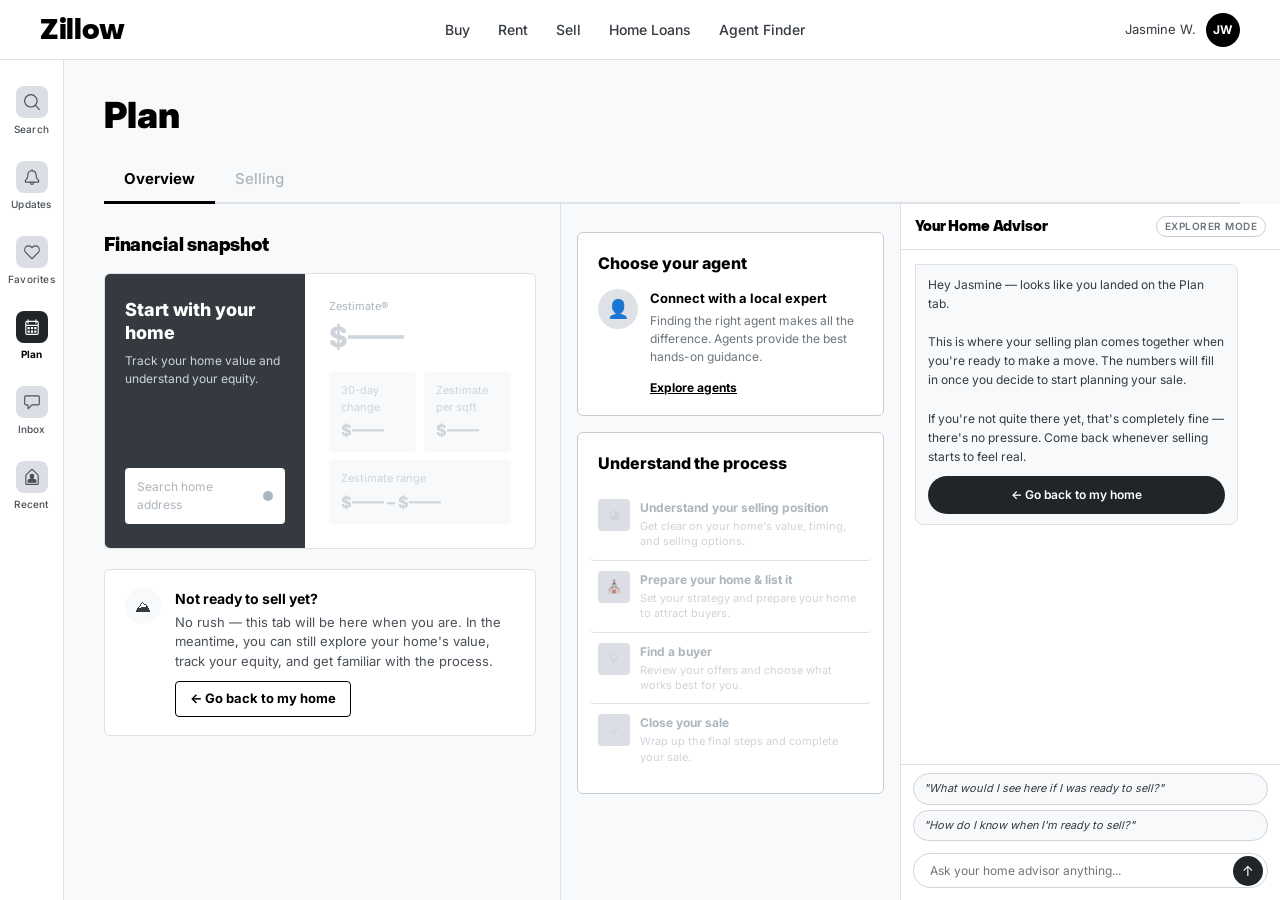
<file: plan-empty.html>
<!DOCTYPE html>
<html lang="en">
<head>
  <meta charset="UTF-8">
  <title>Plan — Zillow</title>
  <link rel="stylesheet" href="design-system.css">
  <style>
    *, *::before, *::after { box-sizing: border-box; margin: 0; padding: 0; }
    html, body { height: 100%; overflow: hidden; }
    body { font-family: var(--font-ui, -apple-system, BlinkMacSystemFont, "Segoe UI", sans-serif);
    -webkit-font-smoothing: antialiased; background: #F8F9FA; color: #343A40; display: flex; flex-direction: column; overflow: hidden; }
    a { color: #000000; text-decoration: underline; }
    a:hover { opacity: 0.7; }

    /* ── GLOBAL NAV ── */
    .global-nav { background: #ffffff; border-bottom: 1px solid #DEE2E6; padding: 0 40px; height: 60px; display: flex; align-items: center; justify-content: space-between; flex-shrink: 0; position: relative; z-index: 200; }
    .global-nav-wordmark { font-size: 28px; font-weight: 900; color: #000000; letter-spacing: -1px; text-decoration: none; }
    .global-nav-links { display: flex; gap: 28px; }
    .global-nav-links a { font-size: 14px; font-weight: 500; color: #343A40; text-decoration: none; }
    .global-nav-links a:hover { color: #000000; opacity: 1; }
    .global-nav-user { display: flex; align-items: center; gap: 10px; position: relative; }
    .global-nav-name { font-size: 13px; color: #343A40; }
    .global-nav-avatar { width: 34px; height: 34px; border-radius: 50%; background: #000000; color: #ffffff; display: flex; align-items: center; justify-content: center; font-size: 12px; font-weight: 700; cursor: pointer; user-select: none; }
    .user-menu { position: absolute; top: 44px; right: 0; background: #ffffff; border: 1px solid #DEE2E6; border-radius: 4px; box-shadow: 0 4px 16px rgba(0,0,0,0.12); min-width: 220px; z-index: 300; padding: 4px 0; }
    .user-menu a { display: block; padding: 11px 20px; font-size: 14px; font-weight: 700; color: #000000; text-decoration: none; }
    .user-menu a:hover { background: #F8F9FA; opacity: 1; }
    .user-menu a.active { background: #D0D2DD; }
    .user-menu-divider { height: 1px; background: #DEE2E6; margin: 4px 0; }

    /* ── APP SHELL ── */
    .app-shell { flex: 1; min-height: 0; display: flex; flex-direction: row; overflow: hidden; }

    /* ── LEFT ICON NAV ── */
    .icon-nav { width: 64px; flex-shrink: 0; height: 100%; background: #ffffff; border-right: 1px solid #DEE2E6; display: flex; flex-direction: column; align-items: center; padding-top: 16px; gap: 4px; }
    .icon-nav-item { display: flex; flex-direction: column; align-items: center; gap: 4px; padding: 10px 0; width: 100%; cursor: pointer; text-decoration: none; }
    .icon-nav-item:hover { background: #F8F9FA; opacity: 1; }
    .icon-glyph { width: 28px; height: 28px; border-radius: 50%; background: #DCDEE5; display: flex; align-items: center; justify-content: center; font-size: 14px; color: #495057; }
    .icon-label { font-size: 10px; color: #495057; font-weight: 500; }
    .icon-nav-item.active .icon-glyph { background: #212529; color: #ffffff; }
    .icon-nav-item.active .icon-label { color: #000000; font-weight: 700; }

    /* ── PAGE WRAPPER ── */
    .page-wrapper { flex: 1; min-width: 0; display: flex; flex-direction: column; overflow: hidden; }

    /* ── PAGE HEADER ── */
    .page-header { flex-shrink: 0; padding: 28px 40px 0; background: #F8F9FA; }
    .page-title { font-size: 36px; font-weight: 900; color: #000000; margin-bottom: 16px; }
    .tab-bar { display: flex; gap: 0; border-bottom: 2px solid #DEE2E6; }
    .plan-tab { font-size: 15px; font-weight: 500; color: #ADB5BD; padding: 10px 20px; text-decoration: none; border-bottom: 3px solid transparent; margin-bottom: -2px; }
    .plan-tab.active { color: #000000; font-weight: 700; border-bottom-color: #000000; }
    .plan-tab:hover { color: #343A40; opacity: 1; }

    /* ── PAGE BODY: main | right sidebar | voyager ── */
    .page-body { flex: 1; min-height: 0; display: grid; grid-template-columns: 1fr 340px 380px; }

    /* ── MAIN COLUMN ── */
    .main-col { overflow-y: auto; padding: 28px 24px 40px 40px; min-width: 0; }

    /* Section heading */
    .section-heading { font-size: 18px; font-weight: 800; color: #000000; margin-bottom: 14px; }

    /* Empty home card */
    .empty-home-card { background: #ffffff; border: 1px solid #DEE2E6; border-radius: 6px; overflow: hidden; margin-bottom: 20px; display: grid; grid-template-columns: 200px 1fr; }
    .empty-home-left { background: #343A40; color: #ffffff; padding: 24px 20px; display: flex; flex-direction: column; justify-content: space-between; }
    .empty-home-title { font-size: 18px; font-weight: 800; color: #ffffff; line-height: 1.3; margin-bottom: 8px; }
    .empty-home-sub { font-size: 12px; color: #CED4DA; line-height: 1.5; margin-bottom: 16px; }
    .empty-home-search { background: #ffffff; border-radius: 4px; padding: 10px 12px; display: flex; align-items: center; gap: 8px; cursor: pointer; }
    .empty-home-search-input { flex: 1; font-size: 12px; color: #ADB5BD; font-family: inherit; }
    .empty-home-search-dot { width: 10px; height: 10px; border-radius: 50%; background: #ADB5BD; flex-shrink: 0; }
    .empty-home-right { padding: 24px; display: flex; flex-direction: column; justify-content: center; gap: 14px; }
    .empty-stat-label { font-size: 11px; color: #ADB5BD; margin-bottom: 2px; }
    .empty-stat-value { font-size: 28px; font-weight: 800; color: #CED4DA; }
    .empty-stats-grid { display: grid; grid-template-columns: 1fr 1fr; gap: 8px; }
    .empty-stat-tile { background: #F8F9FA; border-radius: 4px; padding: 10px 12px; }
    .empty-stat-tile-label { font-size: 11px; color: #CED4DA; margin-bottom: 3px; }
    .empty-stat-tile-value { font-size: 16px; font-weight: 800; color: #CED4DA; }

    /* ── RIGHT SIDEBAR ── */
    .right-sidebar { overflow-y: auto; padding: 28px 16px 40px; border-left: 1px solid #DEE2E6; }
    .right-card { background: #ffffff; border: 1px solid #C8CDD3; border-radius: 6px; padding: 18px 20px; margin-bottom: 16px; }
    .right-card-title { font-size: 16px; font-weight: 800; color: #000000; margin-bottom: 14px; }

    /* Choose your agent */
    .agent-placeholder { display: flex; gap: 12px; align-items: flex-start; }
    .agent-placeholder-avatar { width: 40px; height: 40px; border-radius: 50%; background: #DEE2E6; flex-shrink: 0; display: flex; align-items: center; justify-content: center; font-size: 18px; color: #ADB5BD; }
    .agent-placeholder-body { flex: 1; }
    .agent-placeholder-title { font-size: 13px; font-weight: 700; color: #000000; margin-bottom: 4px; }
    .agent-placeholder-sub { font-size: 12px; color: #6C757D; line-height: 1.5; margin-bottom: 10px; }
    .agent-placeholder-cta { font-size: 12px; font-weight: 700; color: #000000; text-decoration: underline; }

    /* Process steps */
    .process-row { display: flex; gap: 10px; padding: 10px 8px; border-bottom: 1px solid #DEE2E6; align-items: flex-start; border-radius: 4px; margin: 0 -8px; }
    .process-row:last-child { border-bottom: none; }
    .process-icon { width: 32px; height: 32px; border-radius: 4px; background: #DCDEE5; flex-shrink: 0; display: flex; align-items: center; justify-content: center; font-size: 13px; color: #CED4DA; }
    .process-row-body { flex: 1; }
    .process-row-title { font-size: 12px; font-weight: 700; color: #ADB5BD; margin-bottom: 2px; }
    .process-row-desc { font-size: 11px; color: #CED4DA; line-height: 1.4; }

    /* ── VOYAGER SIDEBAR ── */
    .voyager-sidebar { border-left: 1px solid #DEE2E6; display: flex; flex-direction: column; background: #ffffff; min-height: 0; }
    .voyager-panel { flex: 1; min-height: 0; display: flex; flex-direction: column; overflow: hidden; }
    .voyager-panel-header { padding: 12px 14px; border-bottom: 1px solid #DEE2E6; flex-shrink: 0; display: flex; align-items: center; justify-content: space-between; }
    .voyager-panel-title { font-size: 12px; font-weight: 800; color: #000000; }
    .voyager-panel-mode { font-size: 10px; color: #ADB5BD; }
    .voyager-messages { flex: 1; min-height: 0; overflow-y: auto; padding: 14px; display: flex; flex-direction: column; gap: 12px; }
    .voyager-messages > * { flex-shrink: 0; }
    .msg-voyager { background: #F8F9FA; border: 1px solid #DEE2E6; border-radius: 0 8px 8px 8px; padding: 10px 12px; font-size: 12px; color: #343A40; line-height: 1.6; align-self: flex-start; max-width: 92%; }
    .msg-voyager strong { color: #000000; }
    .msg-cta { display: block; background: #212529; color: #ffffff; font-size: 12px; font-weight: 700; padding: 9px 12px; border-radius: 4px; text-decoration: none; text-align: center; margin-top: 10px; }
    .msg-cta:hover { background: #343A40; opacity: 1; }
    .voyager-bottom { flex-shrink: 0; border-top: 1px solid #DEE2E6; background: #ffffff; }
    .voyager-suggestions { padding: 8px 12px 4px; display: flex; flex-direction: column; gap: 5px; }
    .suggested-q { background: #F8F9FA; border: 1px solid #CED4DA; border-radius: 6px; padding: 7px 10px; font-size: 11px; color: #343A40; font-style: italic; cursor: pointer; text-align: left; font-family: inherit; white-space: normal; line-height: 1.4; width: 100%; }
    .suggested-q:hover { background: #E9ECEF; }
    .voyager-input-row { padding: 8px 12px 12px; }
    .voyager-input-wrap { position: relative; display: flex; align-items: center; }
    .voyager-input { width: 100%; border: 1.5px solid #CED4DA; border-radius: 20px; padding: 9px 44px 9px 16px; font-size: 12px; font-family: inherit; outline: none; }
    .voyager-input:focus { border-color: #000000; }
    .voyager-send { position: absolute; right: 5px; width: 30px; height: 30px; border-radius: 50%; background: #212529; border: none; cursor: pointer; display: flex; align-items: center; justify-content: center; flex-shrink: 0; font-size: 14px; color: #ffffff; }

    /* Not-ready nudge banner */
    .not-ready-banner { background: #ffffff; border: 1px solid #DEE2E6; border-radius: 6px; padding: 18px 20px; margin-bottom: 24px; display: flex; align-items: flex-start; gap: 14px; }
    .not-ready-icon { width: 36px; height: 36px; border-radius: 50%; background: #F8F9FA; flex-shrink: 0; display: flex; align-items: center; justify-content: center; font-size: 16px; }
    .not-ready-body { flex: 1; }
    .not-ready-title { font-size: 14px; font-weight: 700; color: #000000; margin-bottom: 4px; }
    .not-ready-sub { font-size: 13px; color: #495057; line-height: 1.5; margin-bottom: 10px; }
    .not-ready-cta { display: inline-block; font-size: 13px; font-weight: 700; color: #000000; text-decoration: none; border: 1.5px solid #000000; border-radius: 4px; padding: 7px 14px; }
    .not-ready-cta:hover { background: #F8F9FA; opacity: 1; }

    /* ── CONSTELLATION OVERRIDES ── */
    /* Object Sans on brand text */
    .global-nav-wordmark,
    .price-large, .value-card-amount, .market-index-score,
    .equity-item strong, .section-heading, .hero-headline,
    h1, h2, h3 {
      font-family: "Object Sans", "Inter", sans-serif !important;
      letter-spacing: -0.01em;
    }
    /* Inter on everything else */
    body, input, button, select, textarea {
      font-family: "Inter", -apple-system, BlinkMacSystemFont, "Segoe UI", sans-serif;
    }
    /* Pill buttons */
    .btn, .btn-black, .btn-sm, .sidebar-cta-btn, .msg-cta,
    .btn-outline-sm, .search-btn {
      border-radius: 999px !important;
      font-family: "Inter", sans-serif;
      font-weight: 600;
    }
    /* Pill Voyager chips */
    .suggested-q {
      border-radius: 999px !important;
    }
    /* Rounded-rect icon glyph (not circle) */
    .icon-glyph {
      border-radius: 8px !important;
      width: 32px !important;
      height: 32px !important;
    }
    /* Voyager mode badge as pill */
    .voyager-panel-mode {
      border: 1px solid #C8CDD3;
      border-radius: 999px;
      padding: 2px 8px;
      font-size: 10px;
      font-weight: 600;
      text-transform: uppercase;
      letter-spacing: 0.05em;
      color: #6C757D;
    }
    /* Voyager title — Object Sans */
    .voyager-panel-title {
      font-family: "Object Sans", "Inter", sans-serif;
      font-size: 14px;
      font-weight: 900;
      letter-spacing: -0.01em;
      color: #000;
    }
    /* AI module head */
    .ai-blurb-label, .ai-module-head {
      font-family: "Object Sans", "Inter", sans-serif;
      font-size: 14px;
      font-weight: 900;
      letter-spacing: -0.01em;
    }
    /* Intent chips — pill */
    .intent-chip {
      border-radius: 999px !important;
    }
    /* Avatar — pill */
    .global-nav-avatar {
      border-radius: 999px !important;
    }
    /* Sidebar floating card treatment */
    .sidebar {
      border-left: none !important;
      margin: 16px 16px 16px 0;
      border: 1px solid #C8CDD3 !important;
      border-radius: 8px !important;
      box-shadow: 0 8px 28px rgba(17,17,22,0.10) !important;
      overflow: hidden;
    }
    /* Modal inner — rounded card with gap from viewport edges */
    .page-body-wrapper {
      padding: 16px !important;
      gap: 16px !important;
    }
    .modal-drawer-inner {
      border-radius: 8px !important;
      border: 1px solid #C8CDD3 !important;
      box-shadow: 0 8px 28px rgba(17,17,22,0.10) !important;
    }
  </style>
</head>
<body>

  <header class="global-nav">
    <a href="index.html" class="global-nav-wordmark" style="text-decoration:none;">Zillow</a>
    <nav class="global-nav-links">
      <a href="#">Buy</a>
      <a href="#">Rent</a>
      <a href="#">Sell</a>
      <a href="#">Home Loans</a>
      <a href="#">Agent Finder</a>
    </nav>
    <div class="global-nav-user">
      <span class="global-nav-name">Jasmine W.</span>
      <div class="global-nav-avatar" id="nav-avatar" onclick="toggleUserMenu()">JW</div>
      <div id="user-menu" class="user-menu" style="display:none;">
        <a href="nfshdp-postclaim.html" class="active">Your homes</a>
        <a href="#">Your team</a>
        <div class="user-menu-divider"></div>
        <a href="#">Saved homes</a>
        <a href="#">Saved searches</a>
        <a href="#">Recently viewed</a>
        <a href="#">Tours</a>
        <div class="user-menu-divider"></div>
        <a href="#">Applications</a>
        <a href="#">Your rental</a>
        <div class="user-menu-divider"></div>
        <a href="#">Account settings</a>
        <a href="#">Sign out</a>
      </div>
    </div>
  </header>

  <div class="app-shell">

      <nav class="icon-nav">
    <a href="index.html" class="icon-nav-item">
      <div class="icon-glyph"><svg xmlns="http://www.w3.org/2000/svg" aria-hidden="true" viewBox="0 0 32 32" width="18" height="18" fill="currentColor" style="display:block;"><path d="m29.71 28.29-6.55-6.55a12 12 0 1 0-1.41 1.41l6.55 6.55a1 1 0 0 0 1.42 0 1 1 0 0 0-.01-1.41zM14 24a10 10 0 1 1 10-10 10 10 0 0 1-10 10z"></path></svg></div>
      <span class="icon-label">Search</span>
    </a>
    <a href="#" class="icon-nav-item">
      <div class="icon-glyph"><svg xmlns="http://www.w3.org/2000/svg" aria-hidden="true" viewBox="0 0 32 32" width="18" height="18" fill="currentColor" style="display:block;"><path d="M24.36 12.54A8.53 8.53 0 0 0 17 4.07S17 4 17 4V3a1 1 0 0 0-2 0v1.06a8.29 8.29 0 0 0-7.37 8.19c0 8.23-4.64 6.47-4.64 11v.92A1.84 1.84 0 0 0 4.86 26h7.69a4 4 0 0 0-.05.5 3.5 3.5 0 0 0 7 0 4 4 0 0 0-.05-.5h7.69A1.84 1.84 0 0 0 29 24.17v-.92c0-4.48-4.53-2.81-4.64-10.71Zm-6.86 14a1.5 1.5 0 0 1-3 0 1.64 1.64 0 0 1 .09-.5h2.82a1.64 1.64 0 0 1 .09.46ZM27 24H5v-.75c0-1.06.3-1.34 1.18-2.17 1.82-1.71 3.46-3.67 3.46-8.83A6.31 6.31 0 0 1 16 6h.56a6.57 6.57 0 0 1 5.8 6.54c.07 5.35 2 7.18 3.46 8.52.88.83 1.18 1.11 1.18 2.17Z"></path></svg></div>
      <span class="icon-label">Updates</span>
    </a>
    <a href="#" class="icon-nav-item">
      <div class="icon-glyph"><svg xmlns="http://www.w3.org/2000/svg" aria-hidden="true" viewBox="0 0 32 32" width="18" height="18" fill="currentColor" style="display:block;"><path d="M27.66 6.19a7.85 7.85 0 0 0-11 .13L16 7l-.65-.66a7.85 7.85 0 0 0-11-.13 8.23 8.23 0 0 0 .09 11.59l.42.42L15.29 28.7a1 1 0 0 0 1.42 0l10.44-10.5.42-.42a8.23 8.23 0 0 0 .09-11.59zm-1.42 10.06-.52.52L16 26.55l-9.72-9.78-.52-.52A6.15 6.15 0 0 1 4 13.19a5.91 5.91 0 0 1 1.62-5.43 5.81 5.81 0 0 1 4.67-1.71 6 6 0 0 1 3.78 1.87l.5.5 1.08 1.08a.5.5 0 0 0 .7 0l1.08-1.08.5-.5a6 6 0 0 1 3.78-1.87 5.81 5.81 0 0 1 4.67 1.71A5.91 5.91 0 0 1 28 13.19a6.15 6.15 0 0 1-1.76 3.06z"></path></svg></div>
      <span class="icon-label">Favorites</span>
    </a>
    <a href="plan-overview.html" class="icon-nav-item active">
      <div class="icon-glyph"><svg xmlns="http://www.w3.org/2000/svg" aria-hidden="true" viewBox="0 0 32 32" width="18" height="18" fill="currentColor" style="display:block;"><rect width="4" height="4" x="8" y="16" rx=".5"></rect><rect width="4" height="4" x="20" y="16" rx=".5"></rect><rect width="4" height="4" x="14" y="16" rx=".5"></rect><rect width="4" height="4" x="8" y="22" rx=".5"></rect><rect width="4" height="4" x="20" y="22" rx=".5"></rect><rect width="4" height="4" x="14" y="22" rx=".5"></rect><path d="M25 5h-1V3a1 1 0 0 0-2 0v2H10V3a1 1 0 0 0-2 0v2H7a3 3 0 0 0-3 3v19a3 3 0 0 0 3 3h18a3 3 0 0 0 3-3V8a3 3 0 0 0-3-3zM7 7h1v2a1 1 0 0 0 2 0V7h12v2a1 1 0 0 0 2 0V7h1a1 1 0 0 1 1 1v4H6V8a1 1 0 0 1 1-1zm18 21H7a1 1 0 0 1-1-1V14h20v13a1 1 0 0 1-1 1z"></path></svg></div>
      <span class="icon-label">Plan</span>
    </a>
    <a href="#" class="icon-nav-item">
      <div class="icon-glyph"><svg xmlns="http://www.w3.org/2000/svg" aria-hidden="true" viewBox="0 0 32 32" width="18" height="18" fill="currentColor" style="display:block;"><path d="M27 4H5a3 3 0 0 0-3 3v12a3 3 0 0 0 3 3h3v6a1 1 0 0 0 0 .4 1 1 0 0 0 .6.5 1 1 0 0 0 .8 0 1 1 0 0 0 .3-.2l6.7-6.7H27a3 3 0 0 0 3-3V7a3 3 0 0 0-3-3zm1 15a1 1 0 0 1-1 1H16a1 1 0 0 0-.7.3L10 25.6V22a2 2 0 0 0-2-2H5a1 1 0 0 1-1-1V7a1 1 0 0 1 1-1h22a1 1 0 0 1 1 1z"></path></svg></div>
      <span class="icon-label">Inbox</span>
    </a>
    <a href="reengagement.html" class="icon-nav-item">
      <div class="icon-glyph"><svg xmlns="http://www.w3.org/2000/svg" aria-hidden="true" viewBox="0 0 32 32" width="18" height="18" fill="currentColor" style="display:block;">
<path d="M16 10C14.9322 9.99995 13.9086 10.4269 13.1573 11.1857C12.406 11.9445 11.9893 12.9722 12 14.04V14.8571C12.0391 16.3189 12.6555 17.7057 13.7143 18.7143L12.5714 18.9657C9.83429 19.6057 8 20.9771 8 22.5714V24.8571C8 25.4883 8.51168 26 9.14286 26H22.8571C23.4883 26 24 25.4883 24 24.8571V22.5714C24 20.9771 22.1429 19.6057 19.4286 18.9657L18.2457 18.7371C19.3038 17.7186 19.9195 16.3252 19.96 14.8571V14.04C19.9707 12.9791 19.5594 11.9575 18.8168 11.1998C18.0741 10.4421 17.0609 10.0106 16 10Z"></path>
<path fill-rule="evenodd" clip-rule="evenodd" d="M17.2 1.9L27.29 11.4C27.7407 11.7804 28.0005 12.3403 28 12.93V28C28 29.1046 27.1046 30 26 30H6C4.89543 30 4 29.1046 4 28V12.93C3.99952 12.3403 4.25934 11.7804 4.71 11.4L14.8 1.9C15.5111 1.36667 16.4889 1.36667 17.2 1.9ZM6 12.93V28H26V12.93L16 3.52L6 12.93Z"></path>
</svg></div>
      <span class="icon-label">Recent</span>
    </a>
  </nav>

    <div class="page-wrapper">

      <div class="page-header">
        <div class="page-title">Plan</div>
        <div class="tab-bar">
          <a href="plan-empty.html" class="plan-tab active">Overview</a>
          <a href="plan-empty.html" class="plan-tab">Selling</a>
        </div>
      </div>

      <div class="page-body">

        <!-- Main content -->
        <main class="main-col">

          <!-- Financial snapshot — empty state -->
          <div class="section-heading">Financial snapshot</div>
          <div class="empty-home-card">
            <div class="empty-home-left">
              <div>
                <div class="empty-home-title">Start with your home</div>
                <div class="empty-home-sub">Track your home value and understand your equity.</div>
              </div>
              <a href="nfshdp-preclaim.html" style="text-decoration:none;">
                <div class="empty-home-search">
                  <span class="empty-home-search-input">Search home address</span>
                  <div class="empty-home-search-dot"></div>
                </div>
              </a>
            </div>
            <div class="empty-home-right">
              <div>
                <div class="empty-stat-label">Zestimate&reg;</div>
                <div class="empty-stat-value">$——</div>
              </div>
              <div class="empty-stats-grid">
                <div class="empty-stat-tile">
                  <div class="empty-stat-tile-label">30-day change</div>
                  <div class="empty-stat-tile-value">$——</div>
                </div>
                <div class="empty-stat-tile">
                  <div class="empty-stat-tile-label">Zestimate per sqft</div>
                  <div class="empty-stat-tile-value">$——</div>
                </div>
                <div class="empty-stat-tile" style="grid-column: 1 / -1;">
                  <div class="empty-stat-tile-label">Zestimate range</div>
                  <div class="empty-stat-tile-value">$—— – $——</div>
                </div>
              </div>
            </div>
          </div>

          <!-- Not-ready nudge -->
          <div class="not-ready-banner">
            <div class="not-ready-icon">&#9968;</div>
            <div class="not-ready-body">
              <div class="not-ready-title">Not ready to sell yet?</div>
              <div class="not-ready-sub">No rush — this tab will be here when you are. In the meantime, you can still explore your home's value, track your equity, and get familiar with the process.</div>
              <a href="nfshdp-preclaim.html" class="not-ready-cta">&#8592; Go back to my home</a>
            </div>
          </div>

        </main>

        <!-- Right sidebar -->
        <div class="right-sidebar">

          <div class="right-card">
            <div class="right-card-title">Choose your agent</div>
            <div class="agent-placeholder">
              <div class="agent-placeholder-avatar">&#128100;</div>
              <div class="agent-placeholder-body">
                <div class="agent-placeholder-title">Connect with a local expert</div>
                <div class="agent-placeholder-sub">Finding the right agent makes all the difference. Agents provide the best hands-on guidance.</div>
                <a href="#" class="agent-placeholder-cta">Explore agents</a>
              </div>
            </div>
          </div>

          <div class="right-card">
            <div class="right-card-title">Understand the process</div>
            <div class="process-row">
              <div class="process-icon">&#9685;</div>
              <div class="process-row-body">
                <div class="process-row-title">Understand your selling position</div>
                <div class="process-row-desc">Get clear on your home's value, timing, and selling options.</div>
              </div>
            </div>
            <div class="process-row">
              <div class="process-icon">&#9962;</div>
              <div class="process-row-body">
                <div class="process-row-title">Prepare your home &amp; list it</div>
                <div class="process-row-desc">Set your strategy and prepare your home to attract buyers.</div>
              </div>
            </div>
            <div class="process-row">
              <div class="process-icon">&#9906;</div>
              <div class="process-row-body">
                <div class="process-row-title">Find a buyer</div>
                <div class="process-row-desc">Review your offers and choose what works best for you.</div>
              </div>
            </div>
            <div class="process-row">
              <div class="process-icon">&#10003;</div>
              <div class="process-row-body">
                <div class="process-row-title">Close your sale</div>
                <div class="process-row-desc">Wrap up the final steps and complete your sale.</div>
              </div>
            </div>
          </div>

        </div>

        <!-- Voyager right panel -->
        <div class="voyager-sidebar">
          <div class="voyager-panel">
            <div class="voyager-panel-header">
              <span class="voyager-panel-title">Your Home Advisor</span>
              <span class="voyager-panel-mode">Explorer mode</span>
            </div>
            <div class="voyager-messages">
              <div class="msg-voyager">
                Hey Jasmine — looks like you landed on the Plan tab.<br><br>
                This is where your selling plan comes together when you're ready to make a move. The numbers will fill in once you decide to start planning your sale.<br><br>
                If you're not quite there yet, that's completely fine — there's no pressure. Come back whenever selling starts to feel real.
                <a href="nfshdp-preclaim.html" class="msg-cta">&#8592; Go back to my home</a>
              </div>
            </div>
            <div class="voyager-bottom">
              <div class="voyager-suggestions">
                <button class="suggested-q" onclick="typeQuestion(this)">"What would I see here if I was ready to sell?"</button>
                <button class="suggested-q" onclick="typeQuestion(this)">"How do I know when I'm ready to sell?"</button>
              </div>
              <div class="voyager-input-row">
                <div class="voyager-input-wrap">
                  <input id="voyager-input" class="voyager-input" type="text" placeholder="Ask your home advisor anything...">
                  <button class="voyager-send" onclick="sendMessage()">&#8593;</button>
                </div>
              </div>
            </div>
          </div>
        </div>

      </div>
    </div>
  </div>

  <script>
  function toggleUserMenu() {
    var menu = document.getElementById('user-menu');
    menu.style.display = menu.style.display === 'none' ? 'block' : 'none';
  }
  document.addEventListener('click', function(e) {
    if (!e.target.closest('.global-nav-user')) {
      var menu = document.getElementById('user-menu');
      if (menu) menu.style.display = 'none';
    }
  });

  var suggestedReplies = {
    'What would I see here if I was ready to sell?': 'When you\'re ready to sell, the Plan tab shows your home\'s current value and equity, a side-by-side comparison of your selling options — listing vs. cash offer — live demand data for your market, and a step-by-step selling timeline you can work through with your agent.',
    'How do I know when I\'m ready to sell?': 'A few signals worth thinking about: you have a sense of where you\'d move next, you\'ve looked at your equity and know what you\'d walk away with, and the timing feels right for your life — not just the market. There\'s no perfect moment, but having a plan makes it feel a lot more manageable.'
  };

  function typeQuestion(btn) {
    var val = btn.textContent.replace(/^"|"$/g, '');
    var msgs = document.querySelector('.voyager-messages');
    var userBubble = document.createElement('div');
    userBubble.className = 'msg-user' in window ? 'msg-user' : 'msg-voyager';
    userBubble.style.cssText = 'background:#000000; color:#ffffff; border-radius:8px 0 8px 8px; padding:10px 12px; font-size:12px; line-height:1.6; align-self:flex-end; max-width:85%;';
    userBubble.textContent = val;
    msgs.appendChild(userBubble);
    var reply = document.createElement('div');
    reply.className = 'msg-voyager';
    reply.textContent = suggestedReplies[val] || 'Got it — in the full product, your Home Advisor would respond here based on your home\'s data and context.';
    msgs.appendChild(reply);
    requestAnimationFrame(function() { msgs.scrollTop = msgs.scrollHeight; });
  }

  function sendMessage() {
    var input = document.getElementById('voyager-input');
    var val = input.value.trim();
    if (!val) return;
    var msgs = document.querySelector('.voyager-messages');
    var userBubble = document.createElement('div');
    userBubble.style.cssText = 'background:#000000; color:#ffffff; border-radius:8px 0 8px 8px; padding:10px 12px; font-size:12px; line-height:1.6; align-self:flex-end; max-width:85%;';
    userBubble.textContent = val;
    msgs.appendChild(userBubble);
    var reply = document.createElement('div');
    reply.className = 'msg-voyager';
    reply.textContent = 'Got it — in the full product, your Home Advisor would respond here based on your home\'s data and context.';
    msgs.appendChild(reply);
    input.value = '';
    requestAnimationFrame(function() { msgs.scrollTop = msgs.scrollHeight; });
  }

  document.getElementById('voyager-input').addEventListener('keydown', function(e) {
    if (e.key === 'Enter') sendMessage();
  });
  </script>
</body>
</html>
</file>
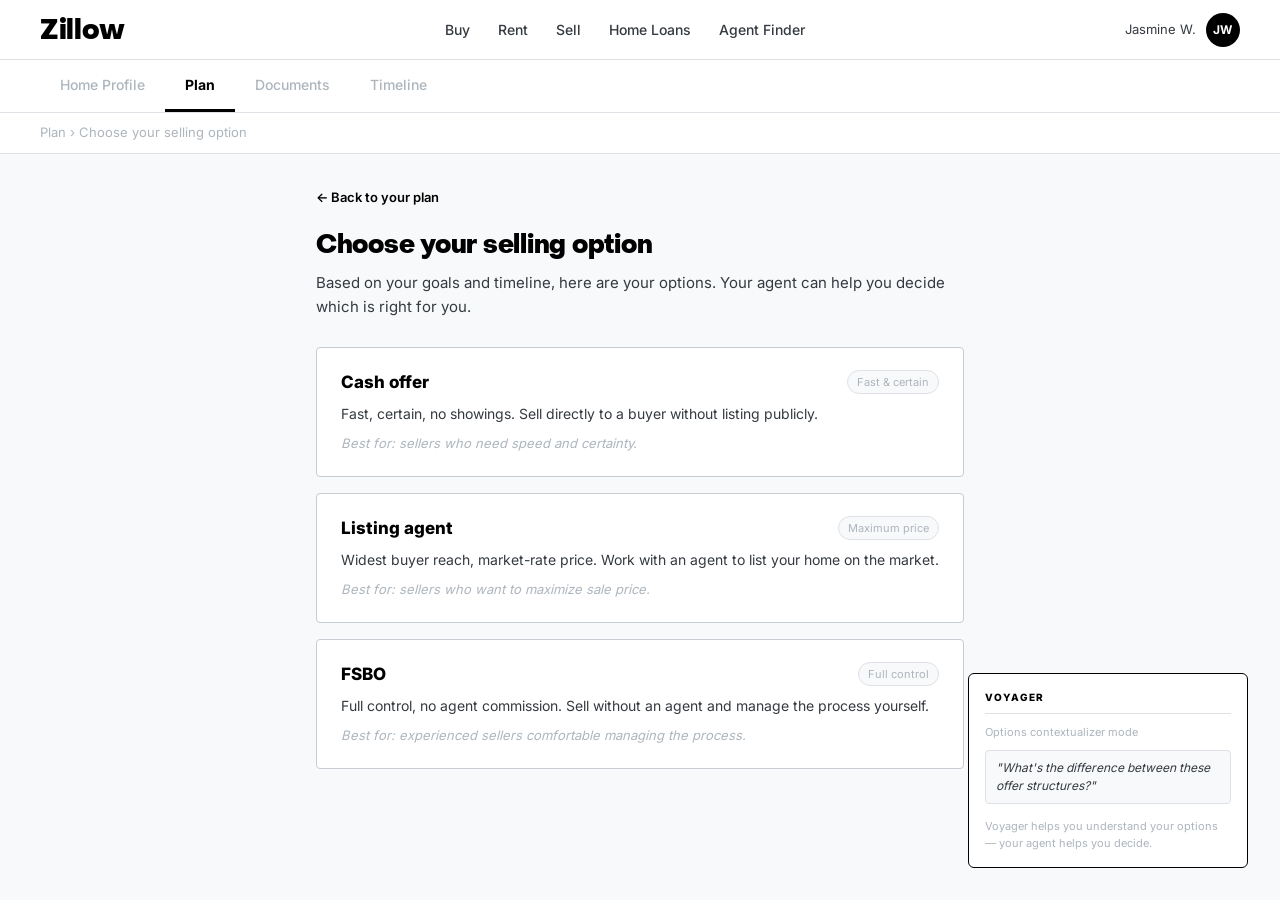
<file: plan-milestone.html>
<!DOCTYPE html>
<html lang="en">
<head>
  <meta charset="UTF-8">
  <title>Choose Your Selling Option — Plan — Zillow</title>
  <link rel="stylesheet" href="design-system.css">
  <style>
    *, *::before, *::after { box-sizing: border-box; margin: 0; padding: 0; }
    body { font-family: var(--font-ui, -apple-system, BlinkMacSystemFont, "Segoe UI", sans-serif);
    -webkit-font-smoothing: antialiased; background: #F8F9FA; color: #343A40; min-height: 100vh; padding-bottom: 60px; }
    a { color: #000000; text-decoration: underline; }
    a:hover { opacity: 0.7; }

    /* ── GLOBAL NAV ── */
    .global-nav { background: #ffffff; border-bottom: 1px solid #DEE2E6; padding: 0 40px; height: 60px; display: flex; align-items: center; justify-content: space-between; flex-shrink: 0; position: relative; z-index: 200; }
    .global-nav-wordmark { font-size: 28px; font-weight: 900; color: #000000; letter-spacing: -1px; text-decoration: none; }
    .global-nav-links { display: flex; gap: 28px; }
    .global-nav-links a { font-size: 14px; font-weight: 500; color: #343A40; text-decoration: none; }
    .global-nav-links a:hover { color: #000000; opacity: 1; }
    .global-nav-user { display: flex; align-items: center; gap: 10px; position: relative; }
    .global-nav-name { font-size: 13px; color: #343A40; }
    .global-nav-avatar { width: 34px; height: 34px; border-radius: 50%; background: #000000; color: #ffffff; display: flex; align-items: center; justify-content: center; font-size: 12px; font-weight: 700; cursor: pointer; user-select: none; }
    .user-menu { position: absolute; top: 44px; right: 0; background: #ffffff; border: 1px solid #DEE2E6; border-radius: 4px; box-shadow: 0 4px 16px rgba(0,0,0,0.12); min-width: 220px; z-index: 300; padding: 4px 0; }
    .user-menu a { display: block; padding: 11px 20px; font-size: 14px; font-weight: 700; color: #000000; text-decoration: none; }
    .user-menu a:hover { background: #F8F9FA; opacity: 1; }
    .user-menu a.active { background: #D0D2DD; }
    .user-menu-divider { height: 1px; background: #DEE2E6; margin: 4px 0; }

    .subnav { background: #ffffff; border-bottom: 1px solid #DEE2E6; padding: 0 40px; display: flex; gap: 0; }
    .subnav-tab { padding: 14px 20px; font-size: 14px; font-weight: 500; color: #ADB5BD; text-decoration: none; border-bottom: 3px solid transparent; }
    .subnav-tab.active { color: #000000; font-weight: 700; border-bottom: 3px solid #000000; }

    .breadcrumb { background: #ffffff; border-bottom: 1px solid #DEE2E6; padding: 10px 40px; font-size: 13px; color: #ADB5BD; }
    .breadcrumb a { color: #ADB5BD; text-decoration: none; }
    .breadcrumb a:hover { text-decoration: underline; }

    .content { max-width: 960px; margin: 0 auto; padding: 32px 20px; }

    .back-link { display: inline-block; font-size: 13px; color: #000000; text-decoration: none; font-weight: 600; margin-bottom: 24px; }
    .back-link:hover { text-decoration: underline; opacity: 1; }

    .page-title { font-size: 26px; font-weight: 800; color: #000000; margin-bottom: 10px; }
    .page-body { font-size: 15px; color: #343A40; line-height: 1.6; margin-bottom: 28px; max-width: 640px; }

    .options-grid { display: flex; flex-direction: column; gap: 16px; margin-bottom: 32px; }
    .option-card { background: #ffffff; border: 1px solid #C8CDD3; border-radius: 4px; padding: 22px 24px; }
    .option-header { display: flex; align-items: flex-start; justify-content: space-between; margin-bottom: 8px; }
    .option-name { font-size: 17px; font-weight: 800; color: #000000; }
    .option-tag { font-size: 11px; color: #ADB5BD; background: #F8F9FA; border: 1px solid #DEE2E6; padding: 3px 9px; border-radius: 20px; white-space: nowrap; }
    .option-desc { font-size: 14px; color: #343A40; line-height: 1.5; margin-bottom: 10px; }
    .option-best { font-size: 13px; color: #ADB5BD; font-style: italic; }

    .voyager-panel { position: fixed; bottom: 32px; right: 32px; width: 280px; background: #ffffff; border: 1.5px solid #000000; border-radius: 6px; padding: 16px; z-index: 200; }
    .voyager-label { font-size: 10px; font-weight: 800; text-transform: uppercase; letter-spacing: 1px; color: #000000; border-bottom: 1px solid #DEE2E6; padding-bottom: 8px; margin-bottom: 10px; }
    .voyager-mode { font-size: 11px; color: #ADB5BD; margin-bottom: 10px; }
    .voyager-prompt { background: #F8F9FA; border: 1px solid #DEE2E6; border-radius: 4px; padding: 8px 10px; font-size: 12px; color: #343A40; margin-bottom: 6px; font-style: italic; }
    .voyager-note { font-size: 11px; color: #ADB5BD; margin-top: 8px; }

    /* ── CONSTELLATION OVERRIDES ── */
    /* Object Sans on brand text */
    .global-nav-wordmark,
    .price-large, .value-card-amount, .market-index-score,
    .equity-item strong, .section-heading, .hero-headline,
    h1, h2, h3 {
      font-family: "Object Sans", "Inter", sans-serif !important;
      letter-spacing: -0.01em;
    }
    /* Inter on everything else */
    body, input, button, select, textarea {
      font-family: "Inter", -apple-system, BlinkMacSystemFont, "Segoe UI", sans-serif;
    }
    /* Pill buttons */
    .btn, .btn-black, .btn-sm, .sidebar-cta-btn, .msg-cta,
    .btn-outline-sm, .search-btn {
      border-radius: 999px !important;
      font-family: "Inter", sans-serif;
      font-weight: 600;
    }
    /* Pill Voyager chips */
    .suggested-q {
      border-radius: 999px !important;
    }
    /* Rounded-rect icon glyph (not circle) */
    .icon-glyph {
      border-radius: 8px !important;
      width: 32px !important;
      height: 32px !important;
    }
    /* Voyager mode badge as pill */
    .voyager-panel-mode {
      border: 1px solid #C8CDD3;
      border-radius: 999px;
      padding: 2px 8px;
      font-size: 10px;
      font-weight: 600;
      text-transform: uppercase;
      letter-spacing: 0.05em;
      color: #6C757D;
    }
    /* Voyager title — Object Sans */
    .voyager-panel-title {
      font-family: "Object Sans", "Inter", sans-serif;
      font-size: 14px;
      font-weight: 900;
      letter-spacing: -0.01em;
      color: #000;
    }
    /* AI module head */
    .ai-blurb-label, .ai-module-head {
      font-family: "Object Sans", "Inter", sans-serif;
      font-size: 14px;
      font-weight: 900;
      letter-spacing: -0.01em;
    }
    /* Intent chips — pill */
    .intent-chip {
      border-radius: 999px !important;
    }
    /* Avatar — pill */
    .global-nav-avatar {
      border-radius: 999px !important;
    }
    /* Sidebar floating card treatment */
    .sidebar {
      border-left: none !important;
      margin: 16px 16px 16px 0;
      border: 1px solid #C8CDD3 !important;
      border-radius: 8px !important;
      box-shadow: 0 8px 28px rgba(17,17,22,0.10) !important;
      overflow: hidden;
    }
    /* Modal inner — rounded card with gap from viewport edges */
    .page-body-wrapper {
      padding: 16px !important;
      gap: 16px !important;
    }
    .modal-drawer-inner {
      border-radius: 8px !important;
      border: 1px solid #C8CDD3 !important;
      box-shadow: 0 8px 28px rgba(17,17,22,0.10) !important;
    }
  </style>
</head>
<body>

  <header class="global-nav">
    <a href="index.html" class="global-nav-wordmark" style="text-decoration:none;">Zillow</a>
    <nav class="global-nav-links">
      <a href="#">Buy</a>
      <a href="#">Rent</a>
      <a href="#">Sell</a>
      <a href="#">Home Loans</a>
      <a href="#">Agent Finder</a>
    </nav>
    <div class="global-nav-user">
      <span class="global-nav-name">Jasmine W.</span>
      <div class="global-nav-avatar" id="nav-avatar" onclick="toggleUserMenu()">JW</div>
      <div id="user-menu" class="user-menu" style="display:none;">
        <a href="nfshdp-postclaim.html" class="active">Your homes</a>
        <a href="#">Your team</a>
        <div class="user-menu-divider"></div>
        <a href="#">Saved homes</a>
        <a href="#">Saved searches</a>
        <a href="#">Recently viewed</a>
        <a href="#">Tours</a>
        <div class="user-menu-divider"></div>
        <a href="#">Applications</a>
        <a href="#">Your rental</a>
        <div class="user-menu-divider"></div>
        <a href="#">Account settings</a>
        <a href="#">Sign out</a>
      </div>
    </div>
  </header>

  <div class="subnav">
    <a href="nfshdp-postclaim.html" class="subnav-tab">Home Profile</a>
    <a href="plan-overview.html" class="subnav-tab active">Plan</a>
    <a href="#" class="subnav-tab">Documents</a>
    <a href="#" class="subnav-tab">Timeline</a>
  </div>

  <div class="breadcrumb">
    <a href="plan-overview.html">Plan</a> &rsaquo; Choose your selling option
  </div>

  <main class="content">

    <a href="plan-overview.html" class="back-link">&#8592; Back to your plan</a>

    <h1 class="page-title">Choose your selling option</h1>
    <p class="page-body">Based on your goals and timeline, here are your options. Your agent can help you decide which is right for you.</p>

    <div class="options-grid">

      <div class="option-card">
        <div class="option-header">
          <div class="option-name">Cash offer</div>
          <span class="option-tag">Fast &amp; certain</span>
        </div>
        <div class="option-desc">Fast, certain, no showings. Sell directly to a buyer without listing publicly.</div>
        <div class="option-best">Best for: sellers who need speed and certainty.</div>
      </div>

      <div class="option-card">
        <div class="option-header">
          <div class="option-name">Listing agent</div>
          <span class="option-tag">Maximum price</span>
        </div>
        <div class="option-desc">Widest buyer reach, market-rate price. Work with an agent to list your home on the market.</div>
        <div class="option-best">Best for: sellers who want to maximize sale price.</div>
      </div>

      <div class="option-card">
        <div class="option-header">
          <div class="option-name">FSBO</div>
          <span class="option-tag">Full control</span>
        </div>
        <div class="option-desc">Full control, no agent commission. Sell without an agent and manage the process yourself.</div>
        <div class="option-best">Best for: experienced sellers comfortable managing the process.</div>
      </div>

    </div>

  </main>

  <div class="voyager-panel">
    <div class="voyager-label">VOYAGER</div>
    <div class="voyager-mode">Options contextualizer mode</div>
    <div class="voyager-prompt">"What's the difference between these offer structures?"</div>
    <div class="voyager-note">Voyager helps you understand your options — your agent helps you decide.</div>
  </div>

  <script>
  function toggleUserMenu() {
    var menu = document.getElementById('user-menu');
    menu.style.display = menu.style.display === 'none' ? 'block' : 'none';
  }
  document.addEventListener('click', function(e) {
    if (!e.target.closest('.global-nav-user')) {
      var menu = document.getElementById('user-menu');
      if (menu) menu.style.display = 'none';
    }
  });
  </script>
</body>
</html>
</file>
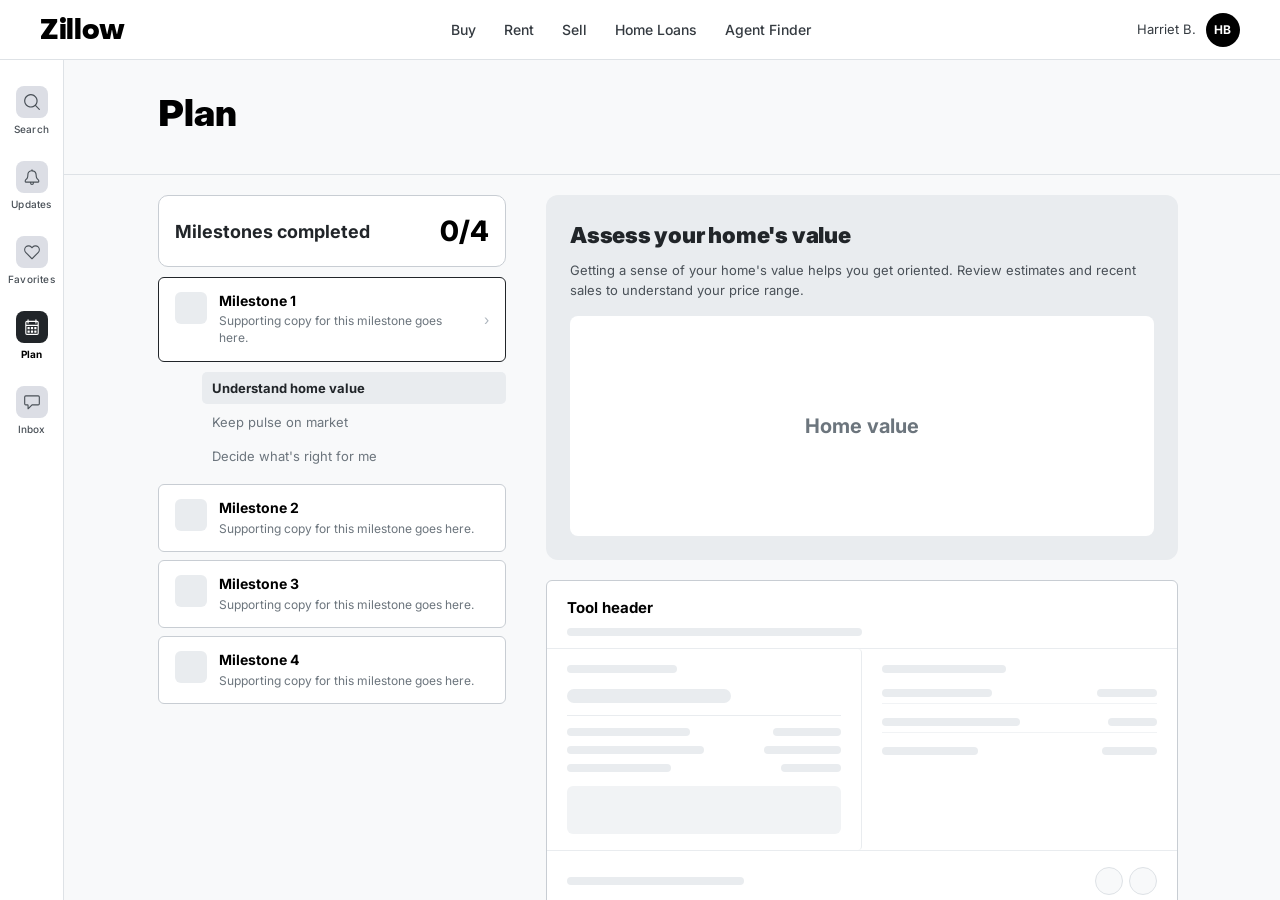
<file: plan-overview-presentation.html>
<!DOCTYPE html>
<html lang="en">
<head>
  <meta charset="UTF-8">
  <title>Plan — Harriet — Zillow</title>
  <link rel="stylesheet" href="design-system.css">
  <style>
    *, *::before, *::after { box-sizing: border-box; margin: 0; padding: 0; }
    html, body { height: 100%; overflow: hidden; }
    body { font-family: var(--font-ui, -apple-system, BlinkMacSystemFont, "Segoe UI", sans-serif);
    -webkit-font-smoothing: antialiased; background: #F8F9FA; color: #343A40; display: flex; flex-direction: column; overflow: hidden; }
    a { color: #000000; text-decoration: underline; }
    a:hover { opacity: 0.7; }

    /* ── GLOBAL NAV ── */
    .global-nav { background: #ffffff; border-bottom: 1px solid #DEE2E6; padding: 0 40px; height: 60px; display: flex; align-items: center; justify-content: space-between; flex-shrink: 0; position: relative; z-index: 200; }
    .global-nav-wordmark { font-size: 28px; font-weight: 900; color: #000000; letter-spacing: -1px; text-decoration: none; }
    .global-nav-links { display: flex; gap: 28px; }
    .global-nav-links a { font-size: 14px; font-weight: 500; color: #343A40; text-decoration: none; }
    .global-nav-links a:hover { color: #000000; opacity: 1; }
    .global-nav-user { display: flex; align-items: center; gap: 10px; position: relative; }
    .global-nav-name { font-size: 13px; color: #343A40; }
    .global-nav-avatar { width: 34px; height: 34px; border-radius: 50%; background: #000000; color: #ffffff; display: flex; align-items: center; justify-content: center; font-size: 12px; font-weight: 700; cursor: pointer; user-select: none; }
    .user-menu { position: absolute; top: 44px; right: 0; background: #ffffff; border: 1px solid #DEE2E6; border-radius: 4px; box-shadow: 0 4px 16px rgba(0,0,0,0.12); min-width: 220px; z-index: 300; padding: 4px 0; }
    .user-menu a { display: block; padding: 11px 20px; font-size: 14px; font-weight: 700; color: #000000; text-decoration: none; }
    .user-menu a:hover { background: #F8F9FA; opacity: 1; }
    .user-menu a.active { background: #D0D2DD; }
    .user-menu-divider { height: 1px; background: #DEE2E6; margin: 4px 0; }

    /* ── APP SHELL ── */
    .app-shell { flex: 1; min-height: 0; display: flex; flex-direction: row; overflow: hidden; }

    /* ── LEFT ICON NAV ── */
    .icon-nav { width: 64px; flex-shrink: 0; height: 100%; background: #ffffff; border-right: 1px solid #DEE2E6; display: flex; flex-direction: column; align-items: center; padding-top: 16px; gap: 4px; }
    .icon-nav-item { display: flex; flex-direction: column; align-items: center; gap: 4px; padding: 10px 0; width: 100%; cursor: pointer; text-decoration: none; }
    .icon-nav-item:hover { background: #F8F9FA; opacity: 1; }
    .icon-glyph { width: 28px; height: 28px; border-radius: 50%; background: #DCDEE5; display: flex; align-items: center; justify-content: center; font-size: 14px; color: #495057; }
    .icon-label { font-size: 10px; color: #495057; font-weight: 500; }
    .icon-nav-item.active .icon-glyph { background: #212529; color: #ffffff; }
    .icon-nav-item.active .icon-label { color: #000000; font-weight: 700; }

    /* ── PAGE WRAPPER ── */
    .page-wrapper { flex: 1; min-width: 0; display: flex; flex-direction: column; overflow: hidden; }

    /* ── PAGE HEADER ── */
    .page-header { flex-shrink: 0; padding: 28px 0 16px; background: #F8F9FA; border-bottom: 1px solid #DEE2E6; display: grid; grid-template-columns: 380px 680px 400px; justify-content: center; transition: grid-template-columns 0.35s cubic-bezier(0.4,0,0.2,1); }
    .page-header.voyager-hidden { grid-template-columns: 380px 680px 0px; }
    .page-header-inner { grid-column: 1 / 3; padding: 0 0 0 16px; }
    .page-title { font-size: 36px; font-weight: 900; color: #000000; margin-bottom: 16px; font-family: var(--font-brand); }

    /* ── PAGE BODY: left rail | center | voyager ── */
    .page-body { flex: 1; min-height: 0; display: grid; grid-template-columns: 380px 680px 400px; justify-content: center; }

    /* ── LEFT RAIL ── */
    .left-rail { overflow-y: auto; padding: 20px 16px 40px; background: #F8F9FA; }
    .goal-header { margin-bottom: 16px; }
    .goal-eyebrow { font-size: 11px; font-weight: 700; text-transform: uppercase; letter-spacing: 0.08em; color: #6C757D; margin-bottom: 6px; }
    .goal-title { font-size: 16px; font-weight: 800; color: #000000; line-height: 1.3; margin-bottom: 5px; }
    .goal-meta { font-size: 12px; color: #6C757D; }
    .goal-divider { height: 1px; background: #DEE2E6; margin: 14px 0; }

    /* Task cards */
    .task-list { display: flex; flex-direction: column; gap: 8px; }
    .task-card { background: #ffffff; border: 1px solid #C8CDD3; border-radius: 6px; padding: 14px 16px; cursor: pointer; display: flex; align-items: flex-start; gap: 12px; transition: border-color 0.15s, box-shadow 0.15s; }
    .task-card:hover { background: #F8F9FA; }
    .task-card.task-inprogress { border: 1.5px solid #212529; }
    .task-badge { width: 32px; height: 32px; border-radius: 6px; flex-shrink: 0; display: flex; align-items: center; justify-content: center; font-size: 13px; font-weight: 800; }
    .task-badge.state-notstarted { background: #E9ECEF; color: #6C757D; }
    .task-badge.state-inprogress { background: #E9ECEF; color: #6C757D; }
    .task-badge.state-complete { background: #2a7d4f; color: #ffffff; font-size: 15px; }
    .task-body { flex: 1; min-width: 0; }
    .task-name { font-size: 14px; font-weight: 700; color: #000000; margin-bottom: 3px; line-height: 1.3; }
    .task-sub { font-size: 12px; color: #6C757D; line-height: 1.4; }
    .task-chevron { font-size: 14px; color: #ADB5BD; flex-shrink: 0; align-self: center; }
    .task-card.task-locked { cursor: default; pointer-events: none; opacity: 0.45; }
    .task-lock-icon { flex-shrink: 0; align-self: center; color: #ADB5BD; }
    .task-sub-bars { display: flex; gap: 5px; margin-top: 8px; }
    .task-sub-bar { height: 4px; width: 48px; border-radius: 999px; background: #DEE2E6; transition: background 0.3s; }
    .task-sub-bar.visited { background: #495057; }
    .rv2-progress-tracker { background: #fff; border: 1px solid #C8CDD3; border-radius: 10px; padding: 14px 16px; margin-bottom: 10px; }
    .rv2-progress-header { display: flex; align-items: flex-start; justify-content: space-between; margin-bottom: 12px; }
    .rv2-progress-left { display: flex; flex-direction: column; gap: 2px; }
    .rv2-progress-right { display: flex; flex-direction: column; align-items: flex-end; gap: 2px; }
    .rv2-progress-eyebrow { font-size: 11px; font-weight: 500; color: #6C757D; }
    .rv2-progress-title { font-size: 24px; font-weight: 800; color: #000; }
    .rv2-progress-count { font-size: 15px; font-weight: 800; color: #000; }
    .rv2-progress-segments { display: flex; gap: 4px; }
    .rv2-progress-segment { flex: 1; height: 5px; border-radius: 999px; background: #E9ECEF; transition: background 0.3s ease; }
    .rv2-progress-segment.filled { background: #1D4ED8; }
    .task-subitem { font-size: 13px; color: #6C757D; padding: 7px 10px; border-radius: 5px; cursor: pointer; line-height: 1.4; }
    .task-subitem:hover { background: #F8F9FA; color: #212529; }
    .task-subitem.active { color: #212529; font-weight: 700; background: #E9ECEF; }
    #task-2-subitems { display: none; flex-direction: column; gap: 2px; padding-left: 44px; margin-top: 2px; margin-bottom: 4px; }

    /* ── CENTER COLUMN ── */
    .main-col { overflow-y: auto; padding: 20px 24px 40px; min-width: 0; }

    /* Home snapshot */
    .home-snapshot-card { background: #ffffff; border: 1px solid #C8CDD3; border-radius: 6px; overflow: hidden; margin-bottom: 20px; display: grid; grid-template-columns: 160px 1fr; }
    .home-photo-placeholder { background: #E9ECEF; display: flex; align-items: center; justify-content: center; font-size: 12px; color: #6C757D; min-height: 120px; }
    .home-snapshot-right { padding: 16px 20px; }
    .snap-zestimate-row { display: flex; align-items: center; justify-content: space-between; margin-bottom: 2px; }
    .snap-zestimate-label { font-size: 11px; color: #6C757D; text-transform: uppercase; letter-spacing: 0.05em; }
    .snap-view-link { font-size: 12px; font-weight: 600; color: #000; text-decoration: none; }
    .snap-zestimate-value { font-size: 28px; font-weight: 800; color: #000000; margin-bottom: 12px; }
    .snap-stats-grid { display: grid; grid-template-columns: 1fr 1fr; gap: 7px; margin-bottom: 10px; }
    .snap-stat { background: #ffffff; border: 1px solid #C8CDD3; border-radius: 4px; padding: 8px 10px; }
    .snap-stat.full-width { grid-column: 1 / -1; }
    .snap-stat-label { font-size: 10px; color: #343A40; margin-bottom: 2px; }
    .snap-stat-value { font-size: 13px; font-weight: 700; color: #000000; }
    .snap-stat-value.green { color: #2a7d4f; }
    .snap-history-link { font-size: 12px; color: #6C757D; text-decoration: underline; }

    /* Departure countdown banner */
    .departure-banner { background: #D0D2DD; border: 1.5px solid #212529; border-radius: 6px; padding: 14px 16px; margin-bottom: 16px; }
    .departure-banner-eyebrow { font-size: 10px; font-weight: 800; text-transform: uppercase; letter-spacing: 0.08em; color: #000000; margin-bottom: 6px; }
    .departure-banner-body { font-size: 13px; color: #343A40; line-height: 1.55; }

    /* Task content sections */
    .task-content { display: none; }
    .task-content.active { display: block; }

    /* AI insight block */
    .ai-insight { background: #D0D2DD; border-radius: 4px; padding: 10px 12px 10px 36px; font-size: 12px; color: #495057; line-height: 1.6; margin-bottom: 16px; position: relative; }
    .ai-insight-icon { position: absolute; top: 10px; left: 10px; color: #495057; flex-shrink: 0; }

    /* Section heading */
    .section-heading { font-size: 16px; font-weight: 800; color: #000000; margin-bottom: 14px; }
    .section-sub { font-size: 13px; color: #6C757D; margin-bottom: 16px; line-height: 1.5; }

    /* Content cards */
    .content-card { background: #ffffff; border: 1px solid #C8CDD3; border-radius: 6px; padding: 20px 24px; margin-bottom: 16px; }
    .content-card-title { font-size: 15px; font-weight: 700; color: #000000; margin-bottom: 12px; }
    .content-card-sub { font-size: 12px; color: #6C757D; margin-bottom: 14px; }

    /* Equity breakdown */
    .equity-line-item { display: flex; justify-content: space-between; align-items: baseline; padding: 9px 0; border-bottom: 1px solid #E9ECEF; font-size: 14px; }
    .equity-line-item:last-of-type { border-bottom: none; }
    .equity-line-label { color: #495057; }
    .equity-line-value { font-weight: 700; color: #000000; }
    .equity-line-value.green { color: #2a7d4f; font-size: 18px; font-weight: 800; }
    .equity-progress-wrap { margin: 14px 0 4px; }
    .equity-progress-bar { height: 10px; border-radius: 5px; background: #E9ECEF; overflow: hidden; margin-bottom: 6px; }
    .equity-progress-fill { height: 100%; background: #2a7d4f; border-radius: 5px; }
    .equity-progress-labels { display: flex; justify-content: space-between; font-size: 11px; color: #6C757D; }
    .equity-progress-labels span.green { color: #2a7d4f; font-weight: 600; }

    .unlock-list { display: flex; flex-direction: column; gap: 0; }
    .unlock-item { display: flex; justify-content: space-between; align-items: baseline; padding: 10px 0; border-bottom: 1px solid #E9ECEF; font-size: 13px; }
    .unlock-item:last-child { border-bottom: none; }
    .unlock-label { color: #495057; }
    .unlock-value { font-weight: 700; color: #2a7d4f; }

    /* Voyager prompt bar */
    .voyager-prompt-bar { background: #CDCDD3; border-radius: 8px; padding: 14px 16px; margin-bottom: 16px; display: flex; align-items: center; gap: 12px; }
    .voyager-prompt-text { flex: 1; display: flex; gap: 8px; align-items: center; }
    .vp-pill { background: transparent; border: 1.5px solid #212529; border-radius: 999px; padding: 5px 14px; font-size: 11px; font-weight: 600; color: #212529; font-style: normal; white-space: nowrap; cursor: pointer; font-family: inherit; }
    .vp-pill:hover { background: rgba(0,0,0,0.06); }
    .voyager-prompt-btn { background: #212529; color: #ffffff; border: none; border-radius: 999px; padding: 8px 16px; font-size: 12px; font-weight: 700; cursor: pointer; white-space: nowrap; font-family: inherit; flex-shrink: 0; }
    .voyager-prompt-btn:hover { background: #000000; }
    .ask-voyager-label { font-size: 13px; font-weight: 700; color: #212529; white-space: nowrap; flex-shrink: 0; display: flex; align-items: center; gap: 5px; }
    .tool-region { cursor: pointer; transition: filter 0.12s; border-radius: 4px; }
    .tool-region:hover { filter: brightness(0.95); }

    /* Task 2: Path cards */
    .path-cards-grid { display: grid; grid-template-columns: repeat(3, 1fr); gap: 12px; margin-bottom: 16px; }
    .path-card { background: #ffffff; border: 1px solid #C8CDD3; border-radius: 8px; padding: 16px; }
    .path-card-icon { font-size: 24px; margin-bottom: 10px; color: #212529; display: block; }
    .path-card-title { font-size: 14px; font-weight: 800; color: #000000; margin-bottom: 8px; }
    .path-card-body { font-size: 12px; color: #495057; line-height: 1.55; margin-bottom: 12px; }
    .path-status-tag { display: inline-block; font-size: 10px; font-weight: 700; text-transform: uppercase; letter-spacing: 0.04em; padding: 3px 9px; border-radius: 999px; }
    .path-status-tag.amber { background: #FFF3CD; color: #856404; border: 1px solid #FFEAA7; }
    .path-status-tag.green { background: #D1FAE5; color: #065F46; border: 1px solid #A7F3D0; }
    .path-status-tag.gray { background: #E9ECEF; color: #6C757D; border: 1px solid #CED4DA; }

    /* Learning resources */
    .resource-row { display: flex; align-items: flex-start; gap: 12px; padding: 10px 0; border-bottom: 1px solid #E9ECEF; }
    .resource-row:last-child { border-bottom: none; }
    .resource-check { width: 18px; flex-shrink: 0; font-size: 14px; color: #2a7d4f; margin-top: 1px; }
    .resource-check.empty { color: #C8CDD3; }
    .resource-body { flex: 1; }
    .resource-title { font-size: 13px; font-weight: 600; color: #000000; margin-bottom: 3px; }
    .resource-title.read { color: #6C757D; }
    .resource-meta { font-size: 11px; color: #ADB5BD; }
    .resource-meta .tag { color: #2D8B5A; font-weight: 600; }

    /* Path comparison table */
    .path-compare-table { width: 100%; border-collapse: collapse; font-size: 13px; }
    .path-compare-table th { padding: 10px 12px; text-align: left; font-weight: 700; font-size: 12px; color: #495057; border-bottom: 2px solid #DEE2E6; }
    .path-compare-table td { padding: 10px 12px; border-bottom: 1px solid #E9ECEF; color: #343A40; vertical-align: top; }
    .path-compare-table td:first-child { color: #6C757D; font-size: 12px; }
    .path-compare-table tr:last-child td { border-bottom: none; }

    /* Task 3: Affordability */
    .afford-big-number { font-size: 28px; font-weight: 800; color: #000000; margin: 8px 0 4px; }
    .afford-big-label { font-size: 12px; color: #6C757D; margin-bottom: 16px; }
    .afford-line { display: flex; justify-content: space-between; align-items: baseline; padding: 8px 0; border-bottom: 1px solid #E9ECEF; font-size: 13px; }
    .afford-line:last-child { border-bottom: none; }
    .afford-line-label { color: #495057; }
    .afford-line-value { font-weight: 600; color: #000; }
    .afford-line-value.green { color: #2a7d4f; }
    .afford-header-row { display: flex; justify-content: space-between; align-items: center; margin-bottom: 12px; }
    .afford-adjust-link { font-size: 12px; color: #2D8B5A; font-weight: 600; text-decoration: none; cursor: pointer; }

    /* Task 4: Market comparison */
    .market-two-panel { display: grid; grid-template-columns: 1fr 1fr; gap: 0; border: 1px solid #C8CDD3; border-radius: 6px; overflow: hidden; margin-bottom: 14px; }
    .market-panel { padding: 16px 18px; }
    .market-panel:first-child { border-right: 1px solid #C8CDD3; }
    .market-panel-label { font-size: 11px; font-weight: 700; text-transform: uppercase; letter-spacing: 0.06em; color: #6C757D; margin-bottom: 12px; }
    .market-metric-row { margin-bottom: 10px; }
    .market-metric-label { font-size: 11px; color: #6C757D; margin-bottom: 2px; }
    .market-metric-value { font-size: 15px; font-weight: 800; color: #000000; }
    .market-metric-value.green { color: #2a7d4f; }
    .market-metric-sub { font-size: 11px; color: #ADB5BD; }
    .market-insight { background: #F8F9FA; border: 1px solid #DEE2E6; border-radius: 6px; padding: 12px 16px; font-size: 12px; color: #495057; line-height: 1.6; margin-bottom: 16px; }

    /* ── RIGHT RAIL: VOYAGER ── */
    .voyager-sidebar { border-left: 1px solid #DEE2E6; display: flex; flex-direction: column; background: #ffffff; min-height: 0; overflow: hidden; transform: translateX(0); opacity: 1; transition: transform 0.35s cubic-bezier(0.4,0,0.2,1), opacity 0.35s cubic-bezier(0.4,0,0.2,1); }
    .voyager-sidebar.collapsed { transform: translateX(110%); opacity: 0; pointer-events: none; }
    .page-body { transition: grid-template-columns 0.35s cubic-bezier(0.4,0,0.2,1); }
    .page-body.voyager-hidden { grid-template-columns: 380px 680px 0px; }
    .ask-zillow-fab { position: fixed; right: 16px; top: 60px; z-index: 1000; display: none; flex-direction: column; align-items: center; justify-content: center; gap: 4px; width: 44px; height: 44px; background: #fff; border: 2px solid #6B21E8; border-radius: 12px; cursor: pointer; box-shadow: 0 4px 12px rgba(0,0,0,0.15); }
    .ask-zillow-fab.visible { display: flex; }
    .voyager-panel { flex: 1; min-height: 0; display: flex; flex-direction: column; overflow: hidden; }
    .voyager-panel-header { padding: 12px 14px; border-bottom: 1px solid #DEE2E6; flex-shrink: 0; display: flex; align-items: center; justify-content: space-between; }
    .voyager-panel-title { font-size: 14px; font-weight: 900; color: #000000; }
    .voyager-panel-mode { display: none; }
    .voyager-messages { flex: 1; min-height: 0; overflow-y: auto; padding: 14px; display: flex; flex-direction: column; gap: 12px; }
    .voyager-messages > * { flex-shrink: 0; }
    .chat-history-toggle { display: flex; align-items: center; gap: 8px; cursor: pointer; user-select: none; align-self: stretch; }
    .chat-history-toggle-line { flex: 1; height: 1px; background: #DEE2E6; }
    .chat-history-toggle-btn { font-size: 11px; font-weight: 600; color: #495057; background: #F8F9FA; border: 1px solid #DEE2E6; border-radius: 20px; padding: 4px 10px; white-space: nowrap; flex-shrink: 0; }
    .chat-history-toggle:hover .chat-history-toggle-btn { background: #E9ECEF; color: #343A40; }
    .chat-history-items { display: none; flex-direction: column; gap: 12px; align-self: stretch; }
    .chat-history-items.open { display: flex; }
    .msg-voyager { background: #F8F9FA; border: 1px solid #DEE2E6; border-radius: 0 8px 8px 8px; padding: 10px 12px; font-size: 12px; color: #343A40; line-height: 1.6; align-self: flex-start; max-width: 95%; }
    .msg-voyager strong { color: #000000; }
    .msg-voyager-contextual { background: #D0D2DD; border: 1px solid #C8CDD3; border-radius: 0 8px 8px 8px; padding: 10px 12px; font-size: 12px; color: #343A40; line-height: 1.6; align-self: flex-start; max-width: 95%; animation: demandPulse 0.6s ease-out; }
    #voyager-ctx-menu { position: fixed; background: #fff; border: 1px solid #C8CDD3; border-radius: 6px; box-shadow: 0 4px 12px rgba(0,0,0,0.12); padding: 4px 0; z-index: 9999; display: none; min-width: 120px; }
    .voyager-ctx-item { padding: 9px 14px; font-size: 13px; color: #212529; cursor: pointer; display: flex; align-items: center; gap: 8px; }
    .voyager-ctx-item:hover { background: #F8F9FA; }
    .voyager-ctx-pinned { font-size: 11px; color: #6C757D; padding: 6px 14px 4px; pointer-events: none; display: none; }
    @keyframes demandPulse {
      0%   { box-shadow: 0 0 0 0 rgba(0,0,0,0.15); }
      50%  { box-shadow: 0 0 0 6px rgba(0,0,0,0.06); }
      100% { box-shadow: 0 0 0 0 rgba(0,0,0,0); }
    }
    .msg-user { background: #000000; color: #ffffff; border-radius: 8px 0 8px 8px; padding: 10px 12px; font-size: 12px; line-height: 1.6; align-self: flex-end; max-width: 88%; }
    .anchor-label { opacity: 0.6; font-size: 11px; font-style: italic; align-self: stretch; text-align: center; background: transparent; border: none; padding: 0; color: #6C757D; }
    .voyager-bottom { flex-shrink: 0; border-top: 1px solid #DEE2E6; background: #ffffff; }
    .voyager-suggestions { padding: 8px 12px 4px; display: flex; flex-direction: column; gap: 5px; }
    .suggested-q { background: #F8F9FA; border: 1px solid #DEE2E6; border-radius: 10px; padding: 10px 12px; font-size: 12px; color: #343A40; font-style: normal; cursor: pointer; text-align: left; font-family: inherit; white-space: normal; line-height: 1.4; width: 100%; }
    .suggested-q:hover { background: #E9ECEF; }
    .voyager-input-row { padding: 8px 12px 12px; }
    .voyager-input-wrap { display: flex; align-items: center; gap: 8px; }
    .voyager-input-inner { position: relative; flex: 1; display: flex; align-items: center; }
    .voyager-input { width: 100%; border: 1.5px solid #CED4DA; border-radius: 20px; padding: 9px 44px 9px 16px; font-size: 12px; font-family: inherit; outline: none; }
    .voyager-input:focus { border-color: #000000; }
    .voyager-send { position: absolute; right: 5px; width: 30px; height: 30px; border-radius: 50%; background: #212529; border: none; cursor: pointer; display: flex; align-items: center; justify-content: center; flex-shrink: 0; font-size: 14px; color: #ffffff; }

    /* ── ABSTRACT MODE TOGGLE ── */
    .abstract-toggle { position: fixed; top: 16px; right: 16px; z-index: 9999; background: #F8F9FA; border: 1px solid #DEE2E6; border-radius: 999px; padding: 6px 8px; display: flex; align-items: center; gap: 4px; box-shadow: 0 2px 8px rgba(0,0,0,0.12); font-size: 12px; }
    .abstract-toggle-label { font-size: 11px; color: #6C757D; font-weight: 600; margin-right: 4px; }
    .abstract-btn { border: none; background: #F8F9FA; color: #495057; border-radius: 999px; padding: 5px 12px; font-size: 11px; font-weight: 600; cursor: pointer; font-family: inherit; transition: background 0.12s, color 0.12s; }
    .abstract-btn.active { background: #212529; color: #ffffff; }

    /* ── PLAN TAB BAR ── */
    .plan-tab-bar { flex-shrink: 0; padding: 0; background: #F8F9FA; border-bottom: 1px solid #DEE2E6; display: grid; grid-template-columns: 380px 680px 400px; justify-content: center; }
    .plan-tab-bar-inner { grid-column: 1 / 3; padding: 0 16px; display: flex; gap: 0; }
    .plan-tab { background: none; border: none; border-bottom: 3px solid transparent; padding: 12px 20px; font-size: 14px; font-weight: 600; color: #6C757D; cursor: pointer; font-family: inherit; margin-bottom: -1px; transition: color 0.15s, border-color 0.15s; }
    .plan-tab:hover { color: #343A40; }
    .plan-tab.active { color: #000000; border-bottom-color: #000000; }

    /* ── PLAN PANELS ── */
    .plan-panel { flex: 1; min-height: 0; display: flex; flex-direction: column; overflow: hidden; }
    .plan-panel[style*="display:none"] { display: none !important; }

    /* ── OVERVIEW PANEL ── */
    .overview-what-grid { display: grid; grid-template-columns: 1fr 1fr; gap: 12px; margin: 16px 0 20px; }
    .overview-what-card { background: #ffffff; border: 1px solid #C8CDD3; border-radius: 6px; padding: 16px; font-size: 13px; color: #495057; line-height: 1.5; }
    .overview-what-card strong { display: block; font-size: 14px; font-weight: 700; color: #000; margin-bottom: 6px; }
    .overview-cta { display: inline-block; background: #000000; color: #ffffff; font-size: 14px; font-weight: 700; padding: 12px 24px; border-radius: 999px; text-decoration: none; cursor: pointer; border: none; font-family: inherit; }
    .overview-cta:hover { background: #212529; opacity: 1; }

    /* ── INTERACTIVE COMPARISON ── */
    .compare-tool { background: #ffffff; border: 1px solid #C8CDD3; border-radius: 6px; padding: 20px 24px; margin-bottom: 16px; }
    .compare-tool-title { font-size: 15px; font-weight: 700; color: #000; margin-bottom: 4px; }
    .compare-tool-sub { font-size: 12px; color: #6C757D; margin-bottom: 20px; line-height: 1.5; }

    .slider-row { margin-bottom: 22px; }
    .slider-row-header { display: flex; align-items: baseline; justify-content: space-between; margin-bottom: 6px; }
    .slider-row-label { font-size: 13px; font-weight: 700; color: #000; }
    .slider-row-desc { font-size: 11px; color: #6C757D; margin-bottom: 8px; }
    .slider-value-display { font-size: 20px; font-weight: 800; color: #000; min-width: 80px; }

    /* Spectrum bar */
    .spectrum-wrap { position: relative; margin-bottom: 4px; }
    .spectrum-bar { display: flex; gap: 2px; height: 22px; border-radius: 3px; overflow: visible; margin-bottom: 4px; }
    .spectrum-seg { flex: 1; border-radius: 2px; transition: background 0.15s; }
    .spectrum-wrap { position: relative; }
    .spectrum-labels { display: flex; justify-content: space-between; font-size: 10px; font-weight: 700; margin-bottom: 6px; }
    .spectrum-label-sell { color: #1a6b3c; }
    .spectrum-label-rent { color: #0066cc; }
    .spectrum-label-carry { color: #8B5CF6; }

    .spectrum-axis { display: flex; justify-content: space-between; font-size: 10px; color: #ADB5BD; padding: 0 2px; }

    /* Native range but hidden, overlaid */
    .spectrum-slider-wrap { position: relative; height: 18px; margin-top: -4px; margin-bottom: 2px; }
    .spectrum-slider { -webkit-appearance: none; appearance: none; width: 100%; height: 4px; background: transparent; outline: none; cursor: pointer; position: absolute; top: 7px; left: 0; margin: 0; }
    .spectrum-slider::-webkit-slider-thumb { -webkit-appearance: none; width: 16px; height: 26px; border-radius: 3px; background: #ffffff; border: 2px solid #212529; cursor: pointer; box-shadow: 0 1px 4px rgba(0,0,0,0.25); margin-top: -11px; }
    .spectrum-slider::-moz-range-thumb { width: 16px; height: 26px; border-radius: 3px; background: #ffffff; border: 2px solid #212529; cursor: pointer; box-shadow: 0 1px 4px rgba(0,0,0,0.25); }

    /* Breakeven tick — extends slightly above/below bar with rounded ends */
    .breakeven-marker { position: absolute; top: 16px; width: 2px; height: 34px; background: #6C757D; border-radius: 2px; transform: translateX(-50%); pointer-events: none; }
    .breakeven-tick { display: none; }
    .breakeven-label { display: none; }

    /* Verdict panel */
    .compare-verdict { background: #F8F9FA; border: 1px solid #DEE2E6; border-radius: 6px; padding: 14px 18px; }
    .compare-verdict-label { font-size: 10px; font-weight: 700; text-transform: uppercase; letter-spacing: 0.08em; color: #6C757D; margin-bottom: 10px; }
    .verdict-grid { display: grid; grid-template-columns: repeat(3, 1fr); gap: 10px; }
    .verdict-item { text-align: center; padding: 10px 8px; border-radius: 6px; border: 1px solid transparent; }
    .verdict-item.winner { border-color: #C8CDD3; }
    .verdict-item-label { font-size: 10px; font-weight: 700; text-transform: uppercase; letter-spacing: 0.04em; margin-bottom: 5px; }
    .verdict-item-value { font-size: 16px; font-weight: 800; color: #000; margin-bottom: 3px; }
    .verdict-item-sub { font-size: 10px; color: #6C757D; line-height: 1.4; }
    .verdict-winner-tag { font-size: 9px; font-weight: 700; text-transform: uppercase; letter-spacing: 0.04em; padding: 2px 7px; border-radius: 999px; margin-top: 5px; display: inline-block; }

    /* Path color tokens */
    .col-sell { background: #D1FAE5; }
    .col-sell-dark { color: #065F46; }
    .col-sell-tag { background: #D1FAE5; color: #065F46; }
    .col-rent { background: #DBEAFE; }
    .col-rent-dark { color: #1e40af; }
    .col-rent-tag { background: #DBEAFE; color: #1e40af; }
    .col-carry { background: #EDE9FE; }
    .col-carry-dark { color: #5B21B6; }
    .col-carry-tag { background: #EDE9FE; color: #5B21B6; }

    /* ── EQUITY CHART ── */
    .eq-view-toggle { display:flex; background:#F8F9FA; border:1px solid #DEE2E6; border-radius:999px; padding:3px; gap:2px; flex-shrink:0; }
    .eq-view-btn { border:none; background:transparent; border-radius:999px; padding:5px 16px; font-size:12px; font-weight:600; color:#6C757D; cursor:pointer; font-family:inherit; transition:background 0.12s, color 0.12s; }
    .eq-view-btn.active { background:#ffffff; color:#000000; box-shadow:0 1px 3px rgba(0,0,0,0.12); }
    .eq-tooltip { position:absolute; background:#212529; color:#ffffff; border-radius:6px; padding:10px 13px; font-size:11px; line-height:1.6; pointer-events:none; white-space:nowrap; z-index:20; box-shadow:0 4px 14px rgba(0,0,0,0.22); }
    .eq-chip { background:#F8F9FA; border:1px solid #DEE2E6; border-radius:999px; padding:6px 13px; font-size:11px; color:#343A40; font-style:italic; cursor:pointer; text-align:left; font-family:inherit; white-space:nowrap; }
    .eq-chip:hover { background:#E9ECEF; }
    .eq-info-icon { display:inline-flex; align-items:center; justify-content:center; width:16px; height:16px; border-radius:50%; border:1.5px solid #ADB5BD; color:#ADB5BD; font-size:10px; font-weight:800; cursor:default; position:relative; font-style:normal; flex-shrink:0; }
    .eq-info-icon:hover .eq-info-tooltip { display:block; }
    .eq-info-tooltip { display:none; position:absolute; bottom:calc(100% + 6px); left:50%; transform:translateX(-50%); background:#212529; color:#fff; font-size:11px; line-height:1.5; border-radius:6px; padding:8px 12px; white-space:nowrap; z-index:30; box-shadow:0 4px 14px rgba(0,0,0,0.22); font-weight:400; pointer-events:none; }
    .eq-info-tooltip::after { content:''; position:absolute; top:100%; left:50%; transform:translateX(-50%); border:5px solid transparent; border-top-color:#212529; }

    /* ── SELL TIMING TOGGLE ── */
    .sell-timing-btn { border:none; background:transparent; border-radius:999px; padding:5px 14px; font-size:12px; font-weight:600; color:#6C757D; cursor:pointer; font-family:inherit; transition:background 0.12s, color 0.12s; white-space:nowrap; }
    .sell-timing-btn.active { background:#ffffff; color:#000000; box-shadow:0 1px 3px rgba(0,0,0,0.12); }
    .sell-market-row { display:flex; align-items:flex-start; justify-content:space-between; gap:8px; padding:6px 0; border-bottom:1px solid #E9ECEF; }
    .sell-market-row:last-child { border-bottom:none; }
    .sell-market-label { font-size:11px; color:#6C757D; }
    .sell-market-value { font-size:12px; font-weight:700; color:#000; text-align:right; }
    .sell-market-trend { font-size:10px; font-weight:600; }
    .trend-up { color:#2a7d4f; }
    .trend-down { color:#B91C1C; }
    .trend-flat { color:#6C757D; }
    .comp-carousel-wrap { position:relative; margin-top:16px; }
    .comp-carousel-header { display:flex; align-items:center; justify-content:space-between; margin-bottom:12px; }
    .comp-carousel-title { font-size:10px; font-weight:700; text-transform:uppercase; letter-spacing:0.06em; color:#6C757D; }
    .comp-carousel-nav { display:flex; gap:6px; }
    .comp-carousel-btn { width:30px; height:30px; border-radius:50%; border:1.5px solid #DEE2E6; background:#fff; cursor:pointer; display:flex; align-items:center; justify-content:center; font-size:14px; color:#495057; transition:border-color 0.12s, color 0.12s; }
    .comp-carousel-btn:hover { border-color:#ADB5BD; color:#000; }
    .comp-carousel-btn:disabled { opacity:0.35; cursor:default; }
    .comp-carousel-track-wrap { overflow:hidden; }
    .comp-carousel-track { display:flex; gap:12px; transition:transform 0.28s cubic-bezier(.4,0,.2,1); }
    .comp-card { flex:0 0 calc(25% - 9px); border:1px solid #C8CDD3; border-radius:4px; padding:12px; background:#fff; box-sizing:border-box; }
    .comp-card-photo { width:100%; height:100px; background:#DCDEE5; border-radius:3px; margin-bottom:8px; }
    .comp-card-body { padding:0; }
    .comp-card-price { font-size:15px; font-weight:700; color:#000; margin-bottom:3px; }
    .comp-card-facts { font-size:12px; color:#6C757D; margin-bottom:2px; }
    .comp-card-addr { font-size:12px; color:#6C757D; margin-bottom:4px; }
    .comp-card-status { display:inline-flex; align-items:center; gap:4px; font-size:12px; color:#495057; margin-bottom:2px; }
    .comp-card-status-dot { width:8px; height:8px; border-radius:50%; background:#ADB5BD; flex-shrink:0; }

    /* ── HELPFUL TOOLS ── */
    .helpful-tools-board { background:#fff; border:1px solid #C8CDD3; border-radius:6px; padding:20px 24px; margin-bottom:16px; }
    .helpful-tools-title { font-size:15px; font-weight:700; color:#000; margin-bottom:4px; }
    .helpful-tools-sub { font-size:13px; color:#6C757D; margin-bottom:16px; line-height:1.5; }
    .helpful-tools-grid { display:grid; grid-template-columns:1fr 1fr; gap:10px; }
    .tool-tile { border:1px solid #C8CDD3; border-radius:4px; padding:14px; position:relative; background:#fff; }
    .tool-tile-add { position:absolute; top:10px; right:10px; width:24px; height:24px; border-radius:50%; border:1.5px solid #000; background:#000; cursor:pointer; display:flex; align-items:center; justify-content:center; font-size:16px; color:#fff; line-height:1; padding:0; }
    .tool-tile-title { font-size:13px; font-weight:700; color:#000; margin-bottom:4px; padding-right:28px; }
    .tool-tile-desc { font-size:12px; color:#6C757D; line-height:1.4; }

    /* ── PINS BOARD ── */
    .pins-board { background:#fff; border:1px solid #C8CDD3; border-radius:6px; padding:20px 24px; margin-bottom:16px; }
    .pins-title { font-size:15px; font-weight:700; color:#000; margin-bottom:4px; }
    .pins-subtitle { font-size:13px; color:#6C757D; margin-bottom:14px; line-height:1.5; }
    .pin-item { background:#F8F9FA; border:1px solid #DEE2E6; border-radius:6px; padding:12px 14px; margin-bottom:8px; display:flex; align-items:flex-start; justify-content:space-between; gap:8px; }
    .pin-text { font-size:13px; color:#343A40; line-height:1.5; flex:1; }
    .pin-remove { background:none; border:none; font-size:16px; color:#ADB5BD; cursor:pointer; flex-shrink:0; line-height:1; padding:0; margin-top:1px; }
    .pin-remove:hover { color:#343A40; }
    .pin-input-row { display:flex; gap:8px; margin-top:10px; }
    .pin-input { flex:1; border:1.5px solid #CED4DA; border-radius:20px; padding:8px 14px; font-size:13px; font-family:inherit; color:#343A40; outline:none; background:#fff; }
    .pin-input:focus { border-color:#000; }
    .pin-add-btn { background:#212529; color:#fff; border:none; border-radius:999px; padding:8px 16px; font-size:13px; font-weight:600; cursor:pointer; font-family:inherit; flex-shrink:0; }
    .pin-add-btn:hover { background:#343A40; }
    /* ── AGENT CONNECT MODAL ── */
    .agent-modal-backdrop { position:fixed; inset:0; background:rgba(0,0,0,0.45); display:flex; align-items:center; justify-content:center; z-index:1000; }
    .agent-modal { background:#fff; border-radius:8px; width:520px; padding:36px 40px; position:relative; }
    .agent-modal-title { font-size:20px; font-weight:800; color:#000; margin-bottom:6px; }
    .agent-modal-sub { font-size:13px; color:#6C757D; line-height:1.5; margin-bottom:22px; }
    .agent-modal .form-group { margin-bottom:14px; }
    .agent-modal .form-group label { display:block; font-size:12px; font-weight:600; color:#000; margin-bottom:5px; }
    .agent-modal .form-group input, .agent-modal .form-group textarea { width:100%; border:1.5px solid #DEE2E6; border-radius:4px; padding:10px 12px; font-size:13px; font-family:inherit; color:#333; outline:none; box-sizing:border-box; }
    .agent-modal .form-group input:focus, .agent-modal .form-group textarea:focus { border-color:#000; }
    .agent-modal .form-group textarea { height:80px; resize:none; }
    .agent-modal-note { font-size:11px; color:#ADB5BD; margin-bottom:18px; line-height:1.4; }
    .agent-modal-send { display:block; width:100%; background:#000; color:#fff; padding:13px 20px; border:none; border-radius:4px; font-size:14px; font-weight:700; cursor:pointer; font-family:inherit; margin-bottom:12px; }
    .agent-modal-send:hover { background:#222; }
    .agent-modal-cancel { display:block; text-align:center; font-size:13px; color:#6C757D; cursor:pointer; text-decoration:none; background:none; border:none; font-family:inherit; width:100%; }
    .agent-modal-cancel:hover { color:#000; text-decoration:underline; }
    /* ── CONNECTED AGENT CARD (overview rail) ── */
    .agent-connected-card { margin:0 0 0 0; padding:12px 14px; border-bottom:1px solid #DEE2E6; display:flex; align-items:center; gap:10px; }
    .agent-connected-avatar { width:36px; height:36px; border-radius:50%; background:#343A40; flex-shrink:0; display:flex; align-items:center; justify-content:center; font-size:11px; font-weight:700; color:#fff; }
    .agent-connected-name { font-size:13px; font-weight:700; color:#000; }
    .agent-connected-meta { font-size:11px; color:#6C757D; }
    .agent-contacted-tag { display:inline-block; font-size:10px; font-weight:700; background:#D1FAE5; color:#065F46; border-radius:999px; padding:2px 8px; margin-top:4px; }

    /* ── ABSTRACT MODE STYLES ── */
    body.abstract-mode .abstract-val { color: #ADB5BD !important; background: #E9ECEF !important; border-radius: 3px; padding: 0 4px; }
    body.abstract-mode .equity-progress-fill { background: #ADB5BD !important; }
    body.abstract-mode .path-status-tag { background: #E9ECEF !important; color: #ADB5BD !important; border-color: #DEE2E6 !important; }

    /* ── RV2 TASK STATES ── */
    .task-card.task-complete { opacity: 0.7; }
    .intent-chips { display: flex; flex-wrap: wrap; gap: 6px; margin-top: 10px; }
    .intent-chip { background: #F8F9FA; border: 1px solid #CED4DA; border-radius: 999px; padding: 7px 14px; font-size: 11px; color: #343A40; cursor: pointer; font-family: inherit; font-weight: 600; transition: background 0.12s, border-color 0.12s; }
    .intent-chip:hover { background: #E9ECEF; border-color: #ADB5BD; }
    .rv2-chips .intent-chip { background: #ffffff; border: 1.5px solid #212529; border-radius: 20px; padding: 8px 14px; font-size: 12px; font-weight: 600; color: #212529; width: 100%; text-align: left; }
    .rv2-chips .intent-chip:hover { background: #F8F9FA; }

    /* ── CONSTELLATION OVERRIDES ── */
    .global-nav-wordmark,
    .price-large, .value-card-amount, .market-index-score,
    .equity-item strong, .section-heading, .hero-headline,
    .goal-title, .afford-big-number, .snap-zestimate-value,
    h1, h2, h3 {
      font-family: "Object Sans", "Inter", sans-serif !important;
      letter-spacing: -0.01em;
    }
    body, input, button, select, textarea {
      font-family: "Inter", -apple-system, BlinkMacSystemFont, "Segoe UI", sans-serif;
    }
    .btn, .btn-black, .btn-sm, .sidebar-cta-btn,
    .btn-outline-sm, .search-btn, .voyager-prompt-btn {
      border-radius: 999px !important;
      font-family: "Inter", sans-serif;
      font-weight: 600;
    }
    .suggested-q { border-radius: 999px !important; }
    .icon-glyph { border-radius: 8px !important; width: 32px !important; height: 32px !important; }
    .voyager-panel-title { font-family: "Object Sans", "Inter", sans-serif; font-size: 14px; font-weight: 900; letter-spacing: -0.01em; color: #000; }
    .global-nav-avatar { border-radius: 999px !important; }
  </style>
</head>
<body>

  <header class="global-nav">
    <a href="index.html" class="global-nav-wordmark" style="text-decoration:none;">Zillow</a>
    <nav class="global-nav-links">
      <a href="#">Buy</a>
      <a href="#">Rent</a>
      <a href="#">Sell</a>
      <a href="#">Home Loans</a>
      <a href="#">Agent Finder</a>
    </nav>
    <div class="global-nav-user">
      <span class="global-nav-name">Harriet B.</span>
      <div class="global-nav-avatar" id="nav-avatar" onclick="toggleUserMenu()">HB</div>
      <div id="user-menu" class="user-menu" style="display:none;">
        <a href="nfshdp-postclaim.html" class="active">Your homes</a>
        <a href="#">Your team</a>
        <div class="user-menu-divider"></div>
        <a href="#">Saved homes</a>
        <a href="#">Saved searches</a>
        <a href="#">Recently viewed</a>
        <a href="#">Tours</a>
        <div class="user-menu-divider"></div>
        <a href="#">Applications</a>
        <a href="#">Your rental</a>
        <div class="user-menu-divider"></div>
        <a href="#">Account settings</a>
        <a href="#">Sign out</a>
      </div>
    </div>
  </header>

  <div class="app-shell">

    <!-- Left icon nav -->
    <nav class="icon-nav">
      <a href="index.html" class="icon-nav-item">
        <div class="icon-glyph"><svg xmlns="http://www.w3.org/2000/svg" aria-hidden="true" viewBox="0 0 32 32" width="18" height="18" fill="currentColor" style="display:block;"><path d="m29.71 28.29-6.55-6.55a12 12 0 1 0-1.41 1.41l6.55 6.55a1 1 0 0 0 1.42 0 1 1 0 0 0-.01-1.41zM14 24a10 10 0 1 1 10-10 10 10 0 0 1-10 10z"></path></svg></div>
        <span class="icon-label">Search</span>
      </a>
      <a href="#" class="icon-nav-item">
        <div class="icon-glyph"><svg xmlns="http://www.w3.org/2000/svg" aria-hidden="true" viewBox="0 0 32 32" width="18" height="18" fill="currentColor" style="display:block;"><path d="M24.36 12.54A8.53 8.53 0 0 0 17 4.07S17 4 17 4V3a1 1 0 0 0-2 0v1.06a8.29 8.29 0 0 0-7.37 8.19c0 8.23-4.64 6.47-4.64 11v.92A1.84 1.84 0 0 0 4.86 26h7.69a4 4 0 0 0-.05.5 3.5 3.5 0 0 0 7 0 4 4 0 0 0-.05-.5h7.69A1.84 1.84 0 0 0 29 24.17v-.92c0-4.48-4.53-2.81-4.64-10.71Zm-6.86 14a1.5 1.5 0 0 1-3 0 1.64 1.64 0 0 1 .09-.5h2.82a1.64 1.64 0 0 1 .09.46ZM27 24H5v-.75c0-1.06.3-1.34 1.18-2.17 1.82-1.71 3.46-3.67 3.46-8.83A6.31 6.31 0 0 1 16 6h.56a6.57 6.57 0 0 1 5.8 6.54c.07 5.35 2 7.18 3.46 8.52.88.83 1.18 1.11 1.18 2.17Z"></path></svg></div>
        <span class="icon-label">Updates</span>
      </a>
      <a href="#" class="icon-nav-item">
        <div class="icon-glyph"><svg xmlns="http://www.w3.org/2000/svg" aria-hidden="true" viewBox="0 0 32 32" width="18" height="18" fill="currentColor" style="display:block;"><path d="M27.66 6.19a7.85 7.85 0 0 0-11 .13L16 7l-.65-.66a7.85 7.85 0 0 0-11-.13 8.23 8.23 0 0 0 .09 11.59l.42.42L15.29 28.7a1 1 0 0 0 1.42 0l10.44-10.5.42-.42a8.23 8.23 0 0 0 .09-11.59zm-1.42 10.06-.52.52L16 26.55l-9.72-9.78-.52-.52A6.15 6.15 0 0 1 4 13.19a5.91 5.91 0 0 1 1.62-5.43 5.81 5.81 0 0 1 4.67-1.71 6 6 0 0 1 3.78 1.87l.5.5 1.08 1.08a.5.5 0 0 0 .7 0l1.08-1.08.5-.5a6 6 0 0 1 3.78-1.87 5.81 5.81 0 0 1 4.67 1.71A5.91 5.91 0 0 1 28 13.19a6.15 6.15 0 0 1-1.76 3.06z"></path></svg></div>
        <span class="icon-label">Favorites</span>
      </a>
      <a href="plan-overview.html" class="icon-nav-item active">
        <div class="icon-glyph"><svg xmlns="http://www.w3.org/2000/svg" aria-hidden="true" viewBox="0 0 32 32" width="18" height="18" fill="currentColor" style="display:block;"><rect width="4" height="4" x="8" y="16" rx=".5"></rect><rect width="4" height="4" x="20" y="16" rx=".5"></rect><rect width="4" height="4" x="14" y="16" rx=".5"></rect><rect width="4" height="4" x="8" y="22" rx=".5"></rect><rect width="4" height="4" x="20" y="22" rx=".5"></rect><rect width="4" height="4" x="14" y="22" rx=".5"></rect><path d="M25 5h-1V3a1 1 0 0 0-2 0v2H10V3a1 1 0 0 0-2 0v2H7a3 3 0 0 0-3 3v19a3 3 0 0 0 3 3h18a3 3 0 0 0 3-3V8a3 3 0 0 0-3-3zM7 7h1v2a1 1 0 0 0 2 0V7h12v2a1 1 0 0 0 2 0V7h1a1 1 0 0 1 1 1v4H6V8a1 1 0 0 1 1-1zm18 21H7a1 1 0 0 1-1-1V14h20v13a1 1 0 0 1-1 1z"></path></svg></div>
        <span class="icon-label">Plan</span>
      </a>
      <a href="#" class="icon-nav-item">
        <div class="icon-glyph"><svg xmlns="http://www.w3.org/2000/svg" aria-hidden="true" viewBox="0 0 32 32" width="18" height="18" fill="currentColor" style="display:block;"><path d="M27 4H5a3 3 0 0 0-3 3v12a3 3 0 0 0 3 3h3v6a1 1 0 0 0 0 .4 1 1 0 0 0 .6.5 1 1 0 0 0 .8 0 1 1 0 0 0 .3-.2l6.7-6.7H27a3 3 0 0 0 3-3V7a3 3 0 0 0-3-3zm1 15a1 1 0 0 1-1 1H16a1 1 0 0 0-.7.3L10 25.6V22a2 2 0 0 0-2-2H5a1 1 0 0 1-1-1V7a1 1 0 0 1 1-1h22a1 1 0 0 1 1 1z"></path></svg></div>
        <span class="icon-label">Inbox</span>
      </a>
    </nav>

    <div class="page-wrapper">

      <!-- Page header -->
      <div class="page-header voyager-hidden">
        <div class="page-header-inner">
          <div class="page-title">Plan</div>
        </div>
      </div>


      <!-- Overview panel (hidden for presentation) -->
      <div id="plan-panel-overview" class="plan-panel" style="display:none;">
        <div class="page-body">

          <!-- ── LEFT RAIL (overview) ── -->
          <div class="left-rail">
            <div class="goal-header">
              <div class="goal-eyebrow">Active Goal</div>
              <div class="goal-title">Figure out what to do with my home before I leave for Paris.</div>
              <div class="goal-meta">Time-sensitive &nbsp;·&nbsp; Created today</div>
            </div>
            <div class="goal-divider"></div>
            <div class="task-list">

              <!-- Task 1 (not started on overview) -->
              <div class="task-card" onclick="switchPlanTab('selling'); selectTask(1);">
                <div class="task-badge state-notstarted"></div>
                <div class="task-body">
                  <div class="task-name">Review your equity</div>
                  <div class="task-sub">Understand what you have and what it unlocks</div>
                </div>
                <div class="task-chevron">›</div>
              </div>

              <!-- Task 2 -->
              <div class="task-card" onclick="switchPlanTab('selling'); selectTask(2);">
                <div class="task-badge state-notstarted"></div>
                <div class="task-body">
                  <div class="task-name">Compare your three paths financially</div>
                  <div class="task-sub">Sell, rent it out, or keep and carry</div>
                </div>
                <div class="task-chevron">›</div>
              </div>

              <!-- Task 3 -->
              <div class="task-card" onclick="switchPlanTab('selling'); selectTask(3);">
                <div class="task-badge state-notstarted"></div>
                <div class="task-body">
                  <div class="task-name">If selling: what execution looks like</div>
                  <div class="task-sub">Timing, checklist, and market conditions</div>
                </div>
                <div class="task-chevron">›</div>
              </div>

              <!-- Task 4 -->
              <div class="task-card" onclick="switchPlanTab('selling'); selectTask(4);">
                <div class="task-badge state-notstarted"></div>
                <div class="task-body">
                  <div class="task-name">If renting or keeping: what that involves from abroad</div>
                  <div class="task-sub">Carrying costs, property management, house-sitter</div>
                </div>
                <div class="task-chevron">›</div>
              </div>

              <!-- Task 5 -->
              <div class="task-card" onclick="switchPlanTab('selling'); selectTask(5);">
                <div class="task-badge state-notstarted"></div>
                <div class="task-body">
                  <div class="task-name">Talk to an agent</div>
                  <div class="task-sub">Get a professional read on your specific situation</div>
                </div>
                <div class="task-chevron">›</div>
              </div>

            </div>
            <div class="goal-divider" style="margin-top:20px;"></div>
            <div class="goal-eyebrow" style="margin-bottom:10px;">Your plan</div>
            <div class="content-card" style="padding:14px 16px;">
              <div style="font-size:13px; color:#495057; line-height:1.6;">You arrived here from your home profile. Voyager detected you're facing a time-sensitive decision about your home before a 2–3 year Paris assignment. Your five tasks are set up and ready when you are.</div>
            </div>
          </div>

          <!-- ── CENTER COLUMN (overview) ── -->
          <main class="main-col">

            <!-- Departure countdown banner -->
            <div class="departure-banner">
              <div class="departure-banner-eyebrow">&#9200; DEPARTURE WINDOW</div>
              <div class="departure-banner-body">You have roughly 3–4 months before your Paris assignment begins. Every task below is designed to help you make a decision before you leave.</div>
            </div>

            <!-- Persistent home snapshot (same as selling panel) -->
            <div class="home-snapshot-card">
              <div class="home-photo-placeholder">Home photo</div>
              <div class="home-snapshot-right">
                <div class="snap-zestimate-row">
                  <span class="snap-zestimate-label">Zestimate&reg;</span>
                  <a href="nfshdp-postclaim.html" class="snap-view-link">View home ›</a>
                </div>
                <div class="snap-zestimate-value">$612,000</div>
                <div class="snap-stats-grid">
                  <div class="snap-stat">
                    <div class="snap-stat-label">30-day change</div>
                    <div class="snap-stat-value green">+$4,800</div>
                  </div>
                  <div class="snap-stat">
                    <div class="snap-stat-label">Zestimate per sqft</div>
                    <div class="snap-stat-value">$332</div>
                  </div>
                  <div class="snap-stat full-width">
                    <div class="snap-stat-label">Zestimate range</div>
                    <div class="snap-stat-value">$581k – $643k</div>
                  </div>
                </div>
                <a href="nfshdp-postclaim.html" class="snap-history-link">View history ›</a>
              </div>
            </div>

            <!-- Welcome section -->
            <div style="margin-bottom:20px;">
              <div class="section-heading">Welcome to your Plan</div>
              <div class="section-sub">This is where monitoring becomes evaluation. Your home profile tracks your value and market signals — this is where you work through what to do about them.</div>
            </div>

            <!-- What this space does -->
            <div class="overview-what-grid">
              <div class="overview-what-card">
                <strong>Organizes your options</strong>
                Sell, rent, or keep. Each path has its own set of tasks and considerations.
              </div>
              <div class="overview-what-card">
                <strong>Shows you what you have to work with</strong>
                Your equity, your net proceeds, and what carrying this home from Paris would cost.
              </div>
              <div class="overview-what-card">
                <strong>Tracks your market</strong>
                How your neighborhood is moving and what that means for your timeline.
              </div>
              <div class="overview-what-card">
                <strong>Keeps Voyager in context</strong>
                Everything you've told Voyager on your home profile carries over here.
              </div>
            </div>

            <button class="overview-cta" onclick="switchPlanTab('selling'); selectTask(1);">Start with your equity →</button>

          </main>

          <!-- ── RIGHT RAIL: VOYAGER (overview) ── -->
          <div class="voyager-sidebar">
            <div class="voyager-panel">
              <div class="voyager-panel-header">
                <span class="voyager-panel-title">Your Home Advisor</span>
                <span class="voyager-panel-mode">Decision Support Mode</span>
              </div>

              <!-- Connected agent card — shown after connect -->
              <div id="overview-agent-connected" class="agent-connected-card" style="display:none;">
                <div class="agent-connected-avatar"></div>
                <div>
                  <div class="agent-connected-name"></div>
                  <div class="agent-connected-meta"></div>
                </div>
              </div>

              <div class="voyager-messages">
                <div class="msg-voyager-contextual">
                  You made it to your Plan tab. Based on your conversation, you have a time-sensitive decision to make before your Paris assignment begins. I've set up five tasks to help you work through it. Start with your equity — it's the foundation for everything else.
                </div>
              </div>

              <div class="voyager-bottom">
                <div class="voyager-suggestions">
                  <button class="suggested-q" onclick="switchPlanTab('selling'); selectTask(1);">"Walk me through the tasks"</button>
                  <button class="suggested-q" onclick="switchPlanTab('selling'); selectTask(1);">"Start with my equity"</button>
                  <button class="suggested-q" onclick="switchPlanTab('selling'); selectTask(1);">"How much time do I have?"</button>
                </div>
                <div class="voyager-input-row">
                  <div class="voyager-input-wrap">
                    <input class="voyager-input" type="text" placeholder="Ask your home advisor anything...">
                    <button class="voyager-send">↑</button>
                  </div>
                </div>
              </div>
            </div>
          </div>

        </div>
      </div><!-- end plan-panel-overview -->

      <!-- Selling panel -->
      <div id="plan-panel-selling" class="plan-panel">

      <!-- Page body: left rail | center | voyager -->
      <div class="page-body voyager-hidden" id="selling-page-body">

        <!-- ── LEFT RAIL ── -->
        <div class="left-rail">
          <div class="goal-header" id="selling-goal-header" style="display:none;"></div>
          <!-- Progress tracker (visible in both empty and post-goal states) -->
          <div class="rv2-progress-tracker" id="rv2-progress-tracker" style="margin-bottom:10px;">
            <div style="display:flex; align-items:center; justify-content:space-between;">
              <div style="font-size:18px; font-weight:700; color:#212529;">Milestones completed</div>
              <div class="rv2-progress-title" id="rv2-progress-title" style="font-size:28px; font-weight:800; color:#000;">0/4</div>
            </div>
          </div>
          <div class="task-list" id="selling-task-list">

            <!-- Empty state: single locked milestone card (replaced by applyRV2NewGoal) -->
            <div class="task-card" style="pointer-events:none; opacity:0.7;" id="task-card-1">
              <div class="task-badge state-notstarted" id="task-badge-1"></div>
              <div class="task-body">
                <div class="task-name" id="task-name-1">Milestone 1</div>
                <div class="task-sub" id="task-sub-1">Set a goal to get started</div>
              </div>
            </div>

          </div>
        </div>

        <!-- ── CENTER COLUMN ── -->
        <main class="main-col">

          <!-- Departure countdown banner -->
          <div class="departure-banner" id="selling-departure-banner" style="display:none;">
            <div class="departure-banner-eyebrow">&#9200; DEPARTURE WINDOW</div>
            <div class="departure-banner-body">You have roughly 3–4 months before your Paris assignment begins. Every task below is designed to help you make a decision before you leave.</div>
          </div>

          <!-- Persistent home snapshot -->
          <div id="selling-home-snapshot" style="background:#E9ECEF; border-radius:12px; padding:24px; margin-bottom:20px;">
            <div style="font-size:22px; font-weight:900; color:#212529; margin-bottom:8px; letter-spacing:-0.01em;">Assess your home's value</div>
            <div style="font-size:13px; color:#495057; line-height:1.55; margin-bottom:16px;">Getting a sense of your home's value helps you get oriented. Review estimates and recent sales to understand your price range.</div>
            <div class="tool-region" onclick="fireToolRegion('hero-value')" style="background:#ffffff; border-radius:8px; height:220px; display:flex; align-items:center; justify-content:center;">
              <span style="font-size:20px; font-weight:700; color:#6C757D;">Home value</span>
            </div>
          </div>

          <!-- ── TASK 1: Review your equity here ── -->
          <div id="section-1" style="display:none;">
            <div style="font-size:11px; font-weight:700; text-transform:uppercase; letter-spacing:0.08em; color:#ADB5BD; margin-bottom:6px;">Task 1</div>
            <div class="section-heading">Your equity position</div>
            <div class="section-sub">Start here — understanding your equity is the foundation. Once you know what you have and what it unlocks, the path comparison in Task 2 will make a lot more sense.</div>

            <!-- Equity chart card -->
            <div class="content-card" style="margin-bottom:12px;">
              <div style="display:flex; align-items:center; justify-content:space-between; margin-bottom:14px; flex-wrap:wrap; gap:8px;">
                <div>
                  <div style="font-size:12px; color:#6C757D; margin-bottom:2px;">Est. equity today</div>
                  <div style="font-size:26px; font-weight:800; color:#2a7d4f;" id="eq-headline">$187,000</div>
                </div>
                <div class="eq-view-toggle">
                  <button class="eq-view-btn active" onclick="setEqView(1)">1 yr</button>
                  <button class="eq-view-btn" onclick="setEqView(3)">3 yrs</button>
                </div>
              </div>

              <div style="display:flex; align-items:center; gap:6px; margin-bottom:10px;">
                <span style="font-size:11px; color:#ADB5BD;" id="eq-appr-note">Projection at 3.0% annual appreciation</span>
                <span class="eq-info-icon">i
                  <span class="eq-info-tooltip" id="eq-info-tip">Adjust using the <strong>Annual appreciation</strong> slider<br>in the <strong>How your three paths compare</strong> tool below in Task 2.</span>
                </span>
              </div>

              <!-- SVG chart -->
              <div style="position:relative; width:100%;" id="eq-chart-wrap">
                <svg id="eq-svg" width="100%" style="display:block; overflow:visible;"></svg>
                <div id="eq-tooltip" class="eq-tooltip" style="display:none;"></div>
              </div>

              <!-- Stats row -->
              <div style="display:grid; grid-template-columns:repeat(3,1fr); gap:8px; margin-top:16px;">
                <div style="text-align:center;">
                  <div style="font-size:10px; color:#6C757D; margin-bottom:3px; text-transform:uppercase; letter-spacing:0.05em;">Starting equity</div>
                  <div style="font-size:14px; font-weight:800; color:#000;" id="eq-stat-start">$140k</div>
                  <div style="font-size:10px; color:#ADB5BD;">Jun 2025</div>
                </div>
                <div style="text-align:center; border-left:1px solid #E9ECEF; border-right:1px solid #E9ECEF;">
                  <div style="font-size:10px; color:#6C757D; margin-bottom:3px; text-transform:uppercase; letter-spacing:0.05em;">Today</div>
                  <div style="font-size:14px; font-weight:800; color:#2a7d4f;">$187k</div>
                  <div style="font-size:10px; color:#ADB5BD;">Jun 2026</div>
                </div>
                <div style="text-align:center;">
                  <div style="font-size:10px; color:#6C757D; margin-bottom:3px; text-transform:uppercase; letter-spacing:0.05em;" id="eq-stat-end-label">Projected</div>
                  <div style="font-size:14px; font-weight:800; color:#000;" id="eq-stat-end">$214k</div>
                  <div style="font-size:10px; color:#ADB5BD;" id="eq-stat-end-date">Jun 2027</div>
                </div>
              </div>
            </div>

            <!-- Unlock card -->
            <div class="content-card" style="margin-bottom:12px;">
              <div class="content-card-title">What your equity could unlock</div>
              <div class="unlock-list">
                <div class="unlock-item">
                  <span class="unlock-label">Est. net proceeds if you sold now</span>
                  <span class="unlock-value abstract-val">~$162,000</span>
                </div>
                <div class="unlock-item">
                  <span class="unlock-label">HELOC capacity (if you keep it)</span>
                  <span class="unlock-value abstract-val">~$112,000</span>
                </div>
                <div class="unlock-item">
                  <span class="unlock-label">Monthly mortgage to carry from Paris</span>
                  <span class="unlock-value abstract-val">~$2,850/mo</span>
                </div>
              </div>
            </div>

            <!-- Capital gains note -->
            <div class="content-card" style="margin-bottom:12px; border-left:3px solid #2D8B5A;">
              <div class="content-card-title">Capital gains note</div>
              <div style="font-size:13px; color:#495057; line-height:1.6;">You may qualify for the primary residence exclusion (up to $250k single / $500k married) if you sell while this is still your primary residence. Once you leave for Paris, that clock starts. Worth discussing with a tax advisor before you go.</div>
            </div>

            <!-- Contextual Voyager chips -->
            <div style="display:flex; flex-wrap:wrap; gap:8px; margin-bottom:16px;" id="eq-voyager-chips">
              <button class="eq-chip" onclick="fireEqChip(0)">"What's contributing more — appreciation or paydown?"</button>
              <button class="eq-chip" onclick="fireEqChip(1)">"If I sold at the end of my Paris assignment, what would I net?"</button>
              <button class="eq-chip" id="eq-chip-2" onclick="fireEqChip(2)">"How does this compare to a down payment on a bigger home?"</button>
            </div>

            <div class="voyager-prompt-bar">
              <span class="voyager-prompt-text"><span class="vp-pill" onclick="firePromptPill('value',0)">Prompt 1</span><span class="vp-pill" onclick="firePromptPill('value',1)">Prompt 2</span><span class="vp-pill" onclick="firePromptPill('value',2)">Prompt 3</span></span>
              <span class="ask-voyager-label">✦ Ask Voyager</span>
            </div>
          </div>

          <div style="height:1px; background:#DEE2E6; margin: 8px 0 24px; display:none;" id="divider-1"></div>

          <!-- ── TASK 2: Compare your three paths financially ── -->
          <div id="section-2">
            <div style="font-size:11px; font-weight:700; text-transform:uppercase; letter-spacing:0.08em; color:#ADB5BD; margin-bottom:6px;">Task 2</div>
            <div class="section-heading">Prepare your home &amp; list it</div>
            <div class="section-sub">Get your home ready to stand out and attract buyers.</div>
            <div class="ai-insight"><svg class="ai-insight-icon" xmlns="http://www.w3.org/2000/svg" aria-hidden="true" viewBox="0 0 32 32" width="16" height="16" fill="currentColor"><path d="M16 2c-.5 5.5-2.5 9.5-8 14 5.5.5 9.5 2.5 14 8 .5-5.5 2.5-9.5 8-14-5.5-.5-9.5-2.5-14-8Zm-10 2c-.3 2.5-1.2 4-3.5 5.5 2.3.3 4 1.2 5.5 3.5.3-2.3 1.2-4 3.5-5.5C9.2 7.2 7.5 6.3 6 4Z"/></svg>Three paths, your numbers. The right path depends on how much complexity you can manage from Paris and how attached you are to coming back to this specific home.</div>

            <div class="path-cards-grid">
              <div class="path-card">
                <div class="path-card-icon"><svg xmlns="http://www.w3.org/2000/svg" aria-hidden="true" viewBox="0 0 32 32" width="24" height="24" fill="currentColor"><path d="M29 9h-9a1 1 0 0 0 0 2h6.41l-9.5 9.59-6.7-7.11a1 1 0 0 0-.7-.32 1.1 1.1 0 0 0-.72.28l-6.48 6.1a1 1 0 0 0 0 1.39A1 1 0 0 0 3.7 21l5.73-5.41 6.73 7.13a1 1 0 0 0 .72.32 1 1 0 0 0 .72-.3L28 12.21V19a1 1 0 0 0 2 0v-9a1 1 0 0 0-1-1Z"></path></svg></div>
                <div class="path-card-title">Sell now</div>
                <div class="path-card-body">Capture your equity now while the market is warm. Clean break, no landlord complexity from abroad.</div>
                <span class="path-status-tag green">Market conditions favorable</span>
              </div>
              <div class="path-card">
                <div class="path-card-icon"><svg xmlns="http://www.w3.org/2000/svg" aria-hidden="true" viewBox="0 0 32 32" width="24" height="24" fill="currentColor"><path d="M27.71 14.29l-12-12a1 1 0 0 0-1.42 0l-12 12A1 1 0 0 0 3 16h2v12a1 1 0 0 0 1 1h8v-7h4v7h8a1 1 0 0 0 1-1V16h2a1 1 0 0 0 .71-1.71Z"/></svg></div>
                <div class="path-card-title">Rent it out</div>
                <div class="path-card-body">Keep the asset, generate income to offset Paris costs. Requires a property manager.</div>
                <span class="path-status-tag amber">Needs property manager</span>
              </div>
              <div class="path-card">
                <div class="path-card-icon"><svg xmlns="http://www.w3.org/2000/svg" aria-hidden="true" viewBox="0 0 32 32" width="24" height="24" fill="currentColor"><path d="M26 12h-1V8a9 9 0 0 0-18 0v4H6a2 2 0 0 0-2 2v14a2 2 0 0 0 2 2h20a2 2 0 0 0 2-2V14a2 2 0 0 0-2-2ZM16 23a2 2 0 1 1 2-2 2 2 0 0 1-2 2Zm5-11H11V8a5 5 0 0 1 10 0Z"/></svg></div>
                <div class="path-card-title">Keep and carry</div>
                <div class="path-card-body">Keep the home vacant or with a house-sitter. You come back to it exactly as you left it.</div>
                <span class="path-status-tag amber">Carrying cost: ~$2,850/mo</span>
              </div>
            </div>

            <!-- ── INTERACTIVE PATH COMPARISON ── -->
            <div class="compare-tool" id="compare-tool">
              <div class="compare-tool-title">How your three paths compare — adjust to your situation</div>
              <div class="compare-tool-sub">Drag any slider to see how your numbers shift. Each bar shows which path wins across the full range — <span style="color:#065F46;font-weight:700;">green = sell now</span>, <span style="color:#1e40af;font-weight:700;">blue = rent while in Paris, sell on return</span>, <span style="color:#5B21B6;font-weight:700;">purple = keep &amp; carry</span>. The gray tick marks where the lead changes.</div>

              <!-- Slider 1: Years away -->
              <div class="slider-row">
                <div class="slider-row-header">
                  <span class="slider-row-label">Years away</span>
                  <span class="slider-value-display" id="val-years">2</span>
                </div>
                <div class="slider-row-desc">How long you plan to be in Paris. Longer assignments shift the math toward renting or keeping.</div>
                <div class="spectrum-wrap">
                  <div class="spectrum-labels">
                    <span class="spectrum-label-sell">Sell wins</span>
                    <span class="spectrum-label-rent">Rent + sell wins</span>
                  </div>
                  <div class="spectrum-bar" id="bar-years"></div>
                  <div class="breakeven-marker" id="be-years" style="left:30%"></div>
                  <div class="spectrum-slider-wrap">
                    <input type="range" class="spectrum-slider" id="sl-years" min="1" max="10" step="1" value="2">
                  </div>
                  <div class="spectrum-axis">
                    <span>1 yr</span><span>3 yrs</span><span>5 yrs</span><span>7 yrs</span><span>10 yrs</span>
                  </div>
                </div>
              </div>

              <!-- Slider 2: Monthly rental income -->
              <div class="slider-row">
                <div class="slider-row-header">
                  <span class="slider-row-label">Monthly rental income</span>
                  <span class="slider-value-display" id="val-rent">$3,250</span>
                </div>
                <div class="slider-row-desc">What you could realistically charge for a 3-bed in 98103. Higher rent makes renting out more competitive.</div>
                <div class="spectrum-wrap">
                  <div class="spectrum-labels">
                    <span class="spectrum-label-sell">Sell wins</span>
                    <span class="spectrum-label-rent">Rent + sell wins</span>
                  </div>
                  <div class="spectrum-bar" id="bar-rent"></div>
                  <div class="breakeven-marker" id="be-rent" style="left:55%"></div>
                  <div class="spectrum-slider-wrap">
                    <input type="range" class="spectrum-slider" id="sl-rent" min="2000" max="5000" step="50" value="3250">
                  </div>
                  <div class="spectrum-axis">
                    <span>$2K</span><span>$2.5K</span><span>$3K</span><span>$4K</span><span>$5K</span>
                  </div>
                </div>
              </div>

              <!-- Slider 3: Annual appreciation -->
              <div class="slider-row" style="margin-bottom:16px;">
                <div class="slider-row-header">
                  <span class="slider-row-label">Annual appreciation</span>
                  <span class="slider-value-display" id="val-appr">3%</span>
                </div>
                <div class="slider-row-desc">How much your home value grows per year. Higher appreciation makes keeping it more valuable.</div>
                <div class="spectrum-wrap">
                  <div class="spectrum-labels">
                    <span class="spectrum-label-sell">Sell wins</span>
                    <span class="spectrum-label-carry">Keep &amp; carry wins</span>
                  </div>
                  <div class="spectrum-bar" id="bar-appr"></div>
                  <div class="breakeven-marker" id="be-appr" style="left:40%"></div>
                  <div class="spectrum-slider-wrap">
                    <input type="range" class="spectrum-slider" id="sl-appr" min="0" max="8" step="0.5" value="3">
                  </div>
                  <div class="spectrum-axis">
                    <span>0%</span><span>2%</span><span>4%</span><span>6%</span><span>8%</span>
                  </div>
                </div>
              </div>

              <!-- Live verdict -->
              <div class="compare-verdict">
                <div class="compare-verdict-label">At your current settings — estimated net position after <span id="verdict-years">2</span> years</div>
                <div class="verdict-grid">
                  <div class="verdict-item" id="verdict-sell">
                    <div class="verdict-item-label col-sell-dark">Sell now</div>
                    <div class="verdict-item-value" id="verdict-sell-val">+$162k</div>
                    <div class="verdict-item-sub" id="verdict-sell-sub">Liquid, invested at 4%</div>
                    <div class="verdict-winner-tag col-sell-tag" id="verdict-sell-tag" style="display:none;">Best overall</div>
                  </div>
                  <div class="verdict-item" id="verdict-rent">
                    <div class="verdict-item-label col-rent-dark">Rent + sell later</div>
                    <div class="verdict-item-value" id="verdict-rent-val">+$196k</div>
                    <div class="verdict-item-sub" id="verdict-rent-sub">Rental income + sale proceeds on return</div>
                    <div class="verdict-winner-tag col-rent-tag" id="verdict-rent-tag" style="display:none;">Best overall</div>
                  </div>
                  <div class="verdict-item" id="verdict-carry">
                    <div class="verdict-item-label col-carry-dark">Keep &amp; carry</div>
                    <div class="verdict-item-value" id="verdict-carry-val">+$150k</div>
                    <div class="verdict-item-sub" id="verdict-carry-sub">Appreciation − carrying costs</div>
                    <div class="verdict-winner-tag col-carry-tag" id="verdict-carry-tag" style="display:none;">Best overall</div>
                  </div>
                </div>
              </div>
            </div>

            <div class="content-card" style="margin-bottom:16px;">
              <div class="content-card-title">Suggested reading</div>
              <div class="content-card-sub">Relevant to the paths you're evaluating.</div>
              <div class="resource-row">
                <div class="resource-check empty">&#9675;</div>
                <div class="resource-body">
                  <div class="resource-title">How to sell your home before a major move</div>
                  <div class="resource-meta">6 min · <span class="tag">Relevant to: Sell now</span></div>
                </div>
              </div>
              <div class="resource-row">
                <div class="resource-check empty">&#9675;</div>
                <div class="resource-body">
                  <div class="resource-title">Renting out your home from abroad: what you need to know</div>
                  <div class="resource-meta">8 min · <span class="tag">Relevant to: Rent it out</span></div>
                </div>
              </div>
              <div class="resource-row">
                <div class="resource-check empty">&#9675;</div>
                <div class="resource-body">
                  <div class="resource-title">Property management 101: finding the right manager</div>
                  <div class="resource-meta">5 min · <span class="tag">Relevant to: Rent it out</span></div>
                </div>
              </div>
              <div class="resource-row">
                <div class="resource-check empty">&#9675;</div>
                <div class="resource-body">
                  <div class="resource-title">Capital gains exclusion: what homeowners moving abroad need to know</div>
                  <div class="resource-meta">6 min · <span class="tag">Relevant to: Sell now</span></div>
                </div>
              </div>
            </div>

            <div class="voyager-prompt-bar">
              <span class="voyager-prompt-text"><span class="vp-pill" onclick="firePromptPill('pulse',0)">Prompt 1</span><span class="vp-pill" onclick="firePromptPill('pulse',1)">Prompt 2</span><span class="vp-pill" onclick="firePromptPill('pulse',2)">Prompt 3</span></span>
              <span class="ask-voyager-label">✦ Ask Voyager</span>
            </div>
          </div>

          <div style="height:1px; background:#DEE2E6; margin: 8px 0 24px;" id="divider-2"></div>

          <!-- ── TASK 3: If selling feels right ── -->
          <div id="section-3">
            <div style="font-size:11px; font-weight:700; text-transform:uppercase; letter-spacing:0.08em; color:#ADB5BD; margin-bottom:6px;">Task 3</div>
            <div class="section-heading">Find a buyer</div>
            <div class="section-sub">Review your offers and choose what works best for you.</div>

            <!-- Sell now vs later interactive card -->
            <div class="content-card" style="margin-bottom:16px; padding:0; overflow:hidden;">

              <!-- Toggle header -->
              <div style="padding:16px 20px 12px; border-bottom:1px solid #E9ECEF;">
                <div style="font-size:15px; font-weight:700; color:#000; margin-bottom:8px;">Tool header</div>
                <div style="height:8px; background:#E9ECEF; border-radius:999px; width:50%;"></div>
              </div>

              <!-- Two-column: skeleton -->
              <div style="display:grid; grid-template-columns:1fr 1fr; gap:0; border-bottom:1px solid #E9ECEF;">

                <!-- Left skeleton -->
                <div class="tool-region" onclick="fireToolRegion('value-left')" style="padding:16px 20px; border-right:1px solid #E9ECEF;">
                  <div style="height:8px; background:#E9ECEF; border-radius:999px; width:40%; margin-bottom:16px;"></div>
                  <div style="height:14px; background:#E9ECEF; border-radius:999px; width:60%; margin-bottom:10px;"></div>
                  <div style="height:1px; background:#E9ECEF; margin:12px 0;"></div>
                  <div style="display:flex; flex-direction:column; gap:10px;">
                    <div style="display:flex; justify-content:space-between; align-items:center;">
                      <div style="height:8px; background:#E9ECEF; border-radius:999px; width:45%;"></div>
                      <div style="height:8px; background:#E9ECEF; border-radius:999px; width:25%;"></div>
                    </div>
                    <div style="display:flex; justify-content:space-between; align-items:center;">
                      <div style="height:8px; background:#E9ECEF; border-radius:999px; width:50%;"></div>
                      <div style="height:8px; background:#E9ECEF; border-radius:999px; width:28%;"></div>
                    </div>
                    <div style="display:flex; justify-content:space-between; align-items:center;">
                      <div style="height:8px; background:#E9ECEF; border-radius:999px; width:38%;"></div>
                      <div style="height:8px; background:#E9ECEF; border-radius:999px; width:22%;"></div>
                    </div>
                  </div>
                  <div style="margin-top:14px; height:48px; background:#F1F3F5; border-radius:6px;"></div>
                </div>

                <!-- Right skeleton -->
                <div class="tool-region" onclick="fireToolRegion('value-right')" style="padding:16px 20px;">
                  <div style="height:8px; background:#E9ECEF; border-radius:999px; width:45%; margin-bottom:16px;"></div>
                  <div style="display:flex; flex-direction:column; gap:14px;">
                    <div>
                      <div style="display:flex; justify-content:space-between; align-items:center; margin-bottom:6px;">
                        <div style="height:8px; background:#E9ECEF; border-radius:999px; width:40%;"></div>
                        <div style="height:8px; background:#E9ECEF; border-radius:999px; width:22%;"></div>
                      </div>
                      <div style="height:1px; background:#F1F3F5;"></div>
                    </div>
                    <div>
                      <div style="display:flex; justify-content:space-between; align-items:center; margin-bottom:6px;">
                        <div style="height:8px; background:#E9ECEF; border-radius:999px; width:50%;"></div>
                        <div style="height:8px; background:#E9ECEF; border-radius:999px; width:18%;"></div>
                      </div>
                      <div style="height:1px; background:#F1F3F5;"></div>
                    </div>
                    <div>
                      <div style="display:flex; justify-content:space-between; align-items:center; margin-bottom:6px;">
                        <div style="height:8px; background:#E9ECEF; border-radius:999px; width:35%;"></div>
                        <div style="height:8px; background:#E9ECEF; border-radius:999px; width:20%;"></div>
                      </div>
                    </div>
                  </div>
                </div>

              </div>

              <!-- Recent comps skeleton -->
              <div class="tool-region" onclick="fireToolRegion('value-comps')" style="padding:16px 20px;">
                <div style="display:flex; align-items:center; justify-content:space-between; margin-bottom:14px;">
                  <div style="height:8px; background:#E9ECEF; border-radius:999px; width:30%;"></div>
                  <div style="display:flex; gap:6px;">
                    <div style="width:28px; height:28px; border-radius:50%; border:1px solid #DEE2E6; background:#F8F9FA;"></div>
                    <div style="width:28px; height:28px; border-radius:50%; border:1px solid #DEE2E6; background:#F8F9FA;"></div>
                  </div>
                </div>
                <div style="display:grid; grid-template-columns:repeat(4,1fr); gap:10px;">
                  <div style="border:1px solid #E9ECEF; border-radius:8px; overflow:hidden;">
                    <div style="height:90px; background:#E9ECEF;"></div>
                    <div style="padding:10px; display:flex; flex-direction:column; gap:7px;">
                      <div style="height:10px; background:#E9ECEF; border-radius:999px; width:70%;"></div>
                      <div style="height:8px; background:#F1F3F5; border-radius:999px; width:90%;"></div>
                      <div style="height:8px; background:#F1F3F5; border-radius:999px; width:60%;"></div>
                    </div>
                  </div>
                  <div style="border:1px solid #E9ECEF; border-radius:8px; overflow:hidden;">
                    <div style="height:90px; background:#E9ECEF;"></div>
                    <div style="padding:10px; display:flex; flex-direction:column; gap:7px;">
                      <div style="height:10px; background:#E9ECEF; border-radius:999px; width:65%;"></div>
                      <div style="height:8px; background:#F1F3F5; border-radius:999px; width:85%;"></div>
                      <div style="height:8px; background:#F1F3F5; border-radius:999px; width:55%;"></div>
                    </div>
                  </div>
                  <div style="border:1px solid #E9ECEF; border-radius:8px; overflow:hidden;">
                    <div style="height:90px; background:#E9ECEF;"></div>
                    <div style="padding:10px; display:flex; flex-direction:column; gap:7px;">
                      <div style="height:10px; background:#E9ECEF; border-radius:999px; width:72%;"></div>
                      <div style="height:8px; background:#F1F3F5; border-radius:999px; width:88%;"></div>
                      <div style="height:8px; background:#F1F3F5; border-radius:999px; width:50%;"></div>
                    </div>
                  </div>
                  <div style="border:1px solid #E9ECEF; border-radius:8px; overflow:hidden;">
                    <div style="height:90px; background:#E9ECEF;"></div>
                    <div style="padding:10px; display:flex; flex-direction:column; gap:7px;">
                      <div style="height:10px; background:#E9ECEF; border-radius:999px; width:68%;"></div>
                      <div style="height:8px; background:#F1F3F5; border-radius:999px; width:80%;"></div>
                      <div style="height:8px; background:#F1F3F5; border-radius:999px; width:58%;"></div>
                    </div>
                  </div>
                </div>
              </div>

            </div>

            <!-- What selling involves -->
            <div class="content-card" style="margin-bottom:16px;">
              <div class="content-card-title">What selling involves</div>
              <div style="display:flex; flex-direction:column; gap:9px;">
                <div style="font-size:13px; color:#495057; padding:7px 0; border-bottom:1px solid #E9ECEF; line-height:1.5;">Get a pre-listing CMA from an agent — ideally 4–6 weeks before you want to list</div>
                <div style="font-size:13px; color:#495057; padding:7px 0; border-bottom:1px solid #E9ECEF; line-height:1.5;">Complete high-ROI prep: paint, staging, deep clean (allow 2–3 weeks before photos)</div>
                <div style="font-size:13px; color:#495057; padding:7px 0; border-bottom:1px solid #E9ECEF; line-height:1.5;">Review and update your home facts on Zillow before listing goes live</div>
                <div style="font-size:13px; color:#495057; padding:7px 0; line-height:1.5;">Plan for offer review and negotiation from Paris — confirm your agent can handle remotely</div>
              </div>
            </div>

            <div class="voyager-prompt-bar">
              <span class="voyager-prompt-text" id="sell-voyager-prompt"><span class="vp-pill" onclick="firePromptPill('decide',0)">Prompt 1</span><span class="vp-pill" onclick="firePromptPill('decide',1)">Prompt 2</span><span class="vp-pill" onclick="firePromptPill('decide',2)">Prompt 3</span></span>
              <span class="ask-voyager-label">✦ Ask Voyager</span>
            </div>
          </div>

          <div style="height:1px; background:#DEE2E6; margin: 8px 0 24px;" id="divider-3"></div>

          <!-- ── TASK 4: Sale ── -->
          <div id="section-4">
            <div style="font-size:11px; font-weight:700; text-transform:uppercase; letter-spacing:0.08em; color:#ADB5BD; margin-bottom:6px;">Task 4</div>
            <div class="section-heading">Close your sale</div>
            <div class="section-sub">Wrap up the final steps and complete your sale.</div>
            <div class="ai-insight"><svg class="ai-insight-icon" xmlns="http://www.w3.org/2000/svg" aria-hidden="true" viewBox="0 0 32 32" width="16" height="16" fill="currentColor"><path d="M16 2c-.5 5.5-2.5 9.5-8 14 5.5.5 9.5 2.5 14 8 .5-5.5 2.5-9.5 8-14-5.5-.5-9.5-2.5-14-8Zm-10 2c-.3 2.5-1.2 4-3.5 5.5 2.3.3 4 1.2 5.5 3.5.3-2.3 1.2-4 3.5-5.5C9.2 7.2 7.5 6.3 6 4Z"/></svg>Renting from abroad is manageable but requires setup before you leave. A property manager is essential. The carrying cost path is simple but expensive — make sure you're clear on the monthly number.</div>

            <div class="content-card" style="margin-bottom:16px;">
              <div class="content-card-title">Monthly carrying costs</div>
              <table class="path-compare-table">
                <thead>
                  <tr>
                    <th></th>
                    <th>Rent it out</th>
                    <th>Keep and carry</th>
                  </tr>
                </thead>
                <tbody>
                  <tr>
                    <td>Mortgage</td>
                    <td><span class="abstract-val">$2,850</span></td>
                    <td><span class="abstract-val">$2,850</span></td>
                  </tr>
                  <tr>
                    <td>Property tax + insurance</td>
                    <td><span class="abstract-val">$520</span></td>
                    <td><span class="abstract-val">$520</span></td>
                  </tr>
                  <tr>
                    <td>Property manager (8%)</td>
                    <td><span class="abstract-val">$260</span></td>
                    <td>—</td>
                  </tr>
                  <tr>
                    <td>Est. rental income</td>
                    <td><span class="abstract-val" style="color:#2a7d4f;">–$3,250</span></td>
                    <td>—</td>
                  </tr>
                  <tr>
                    <td style="font-weight:700;">Net monthly</td>
                    <td><span class="abstract-val" style="color:#2a7d4f; font-weight:700;">~+$380</span></td>
                    <td><span class="abstract-val" style="color:#c0392b; font-weight:700;">–$3,370</span></td>
                  </tr>
                </tbody>
              </table>
              <div style="margin-top:12px; font-size:11px; color:#6C757D; line-height:1.6;">Property manager typically charges 8–10% of monthly rent. Costs above assume 3-bed at $3,250/mo market rate.</div>
            </div>

            <div class="content-card" style="margin-bottom:16px;">
              <div class="content-card-title">What managing from abroad involves</div>
              <div style="display:flex; flex-direction:column; gap:9px;">
                <div style="font-size:13px; color:#495057; padding:7px 0; border-bottom:1px solid #E9ECEF; line-height:1.5;">Finding and vetting a property manager before you leave (allow 3–4 weeks)</div>
                <div style="font-size:13px; color:#495057; padding:7px 0; border-bottom:1px solid #E9ECEF; line-height:1.5;">Setting up a local maintenance contact for emergencies</div>
                <div style="font-size:13px; color:#495057; padding:7px 0; border-bottom:1px solid #E9ECEF; line-height:1.5;">Understanding Paris time zone for communication (9 hours ahead of Seattle)</div>
                <div style="font-size:13px; color:#495057; padding:7px 0; line-height:1.5;">Keeping a reserve fund for unexpected repairs (recommend 3–6 months of costs)</div>
              </div>
            </div>

            <div class="content-card" style="margin-bottom:16px;">
              <div class="content-card-title">If keeping vacant</div>
              <div style="display:flex; flex-direction:column; gap:9px;">
                <div style="font-size:13px; color:#495057; padding:7px 0; border-bottom:1px solid #E9ECEF; line-height:1.5;">Is there someone you trust to house-sit or check in regularly?</div>
                <div style="font-size:13px; color:#495057; padding:7px 0; border-bottom:1px solid #E9ECEF; line-height:1.5;">Vacant homes still need maintenance, pest control, and periodic walkthroughs</div>
                <div style="font-size:13px; color:#495057; padding:7px 0; line-height:1.5;">Vacancy may affect your homeowner's insurance — check your policy</div>
              </div>
            </div>

            <div class="voyager-prompt-bar">
              <span class="voyager-prompt-text"><span class="vp-pill" onclick="firePromptPill('m4',0)">Prompt 1</span><span class="vp-pill" onclick="firePromptPill('m4',1)">Prompt 2</span><span class="vp-pill" onclick="firePromptPill('m4',2)">Prompt 3</span></span>
              <span class="ask-voyager-label">✦ Ask Voyager</span>
            </div>
          </div>

          <div style="height:1px; background:#DEE2E6; margin: 8px 0 24px;" id="divider-4"></div>

          <!-- ── TASK 5: Close ── -->
          <div id="section-5">
            <div style="font-size:11px; font-weight:700; text-transform:uppercase; letter-spacing:0.08em; color:#ADB5BD; margin-bottom:6px;">Task 5</div>
            <div class="section-heading">Get a professional read</div>
            <div class="section-sub">An agent who knows your market and your situation can tell you things no model can.</div>

            <div class="content-card" style="margin-bottom:16px;">
              <div class="content-card-title">Questions worth asking</div>
              <ol style="padding-left:18px; margin:0; display:flex; flex-direction:column; gap:10px;">
                <li style="font-size:13px; color:#495057; line-height:1.5;">Given my timeline, what would you price this home at and why?</li>
                <li style="font-size:13px; color:#495057; line-height:1.5;">If I wanted to list in 6 weeks, what would you recommend I do first?</li>
                <li style="font-size:13px; color:#495057; line-height:1.5;">Do you have property management referrals for owners going abroad?</li>
                <li style="font-size:13px; color:#495057; line-height:1.5;">What's your read on the current buyer pool for a home like mine?</li>
                <li style="font-size:13px; color:#495057; line-height:1.5;">Is there any benefit to waiting vs. listing now given market conditions?</li>
              </ol>
            </div>

            <div class="content-card" style="margin-bottom:16px;">
              <div style="display:flex; align-items:center; justify-content:space-between; margin-bottom:12px;">
                <div style="font-size:15px; font-weight:700; color:#000;">Listing agent matches for 98103</div>
                <div style="display:flex; gap:8px;">
                  <button style="background:none; border:1px solid #DEE2E6; border-radius:50%; width:28px; height:28px; cursor:pointer; font-size:13px; color:#495057; display:flex; align-items:center; justify-content:center;">&lt;</button>
                  <button style="background:none; border:1px solid #DEE2E6; border-radius:50%; width:28px; height:28px; cursor:pointer; font-size:13px; color:#495057; display:flex; align-items:center; justify-content:center;">&gt;</button>
                </div>
              </div>
              <div style="background:#E9ECEF; border-radius:4px; padding:10px 14px; font-size:12px; color:#495057; margin-bottom:12px; display:flex; align-items:center; gap:8px;">
                <span>🤝</span> These agent matches are featured based on their recent sales in this area.
              </div>
              <div style="display:grid; grid-template-columns:1fr 1fr; gap:12px;">
                <div id="agent-card-sarah" style="border:1px solid #DEE2E6; border-radius:6px; padding:14px;">
                  <div style="display:flex; align-items:flex-start; gap:12px; margin-bottom:12px;">
                    <div style="width:44px; height:44px; border-radius:50%; background:#DCDEE5; flex-shrink:0;"></div>
                    <div>
                      <div style="font-size:14px; font-weight:700; color:#000; margin-bottom:2px;">Sarah Chen</div>
                      <div style="font-size:12px; color:#6C757D;">4.8 ★ (25)</div>
                      <div style="font-size:12px; color:#6C757D;">Redfin</div>
                      <div style="font-size:12px; color:#6C757D;">12 recent sales</div>
                      <div style="font-size:12px; color:#6C757D;">4 sales near you</div>
                    </div>
                  </div>
                  <button style="border:1.5px solid #000; background:#fff; border-radius:999px; padding:7px 18px; font-size:13px; font-weight:700; cursor:pointer; font-family:inherit;" onclick="openAgentModal('Sarah Chen','Redfin',document.getElementById('agent-card-sarah'))">Connect</button>
                </div>
                <div id="agent-card-marcus" style="border:1px solid #DEE2E6; border-radius:6px; padding:14px;">
                  <div style="display:flex; align-items:flex-start; gap:12px; margin-bottom:12px;">
                    <div style="width:44px; height:44px; border-radius:50%; background:#DCDEE5; flex-shrink:0;"></div>
                    <div>
                      <div style="font-size:14px; font-weight:700; color:#000; margin-bottom:2px;">Marcus Lee</div>
                      <div style="font-size:12px; color:#6C757D;">4.5 ★ (18)</div>
                      <div style="font-size:12px; color:#6C757D;">Compass</div>
                      <div style="font-size:12px; color:#6C757D;">9 recent sales</div>
                      <div style="font-size:12px; color:#6C757D;">3 sales near you</div>
                    </div>
                  </div>
                  <button style="border:1.5px solid #000; background:#fff; border-radius:999px; padding:7px 18px; font-size:13px; font-weight:700; cursor:pointer; font-family:inherit;" onclick="openAgentModal('Marcus Lee','Compass',document.getElementById('agent-card-marcus'))">Connect</button>
                </div>
              </div>
            </div>

            <div class="voyager-prompt-bar">
              <span class="voyager-prompt-text"><span class="vp-pill" onclick="firePromptPill('m3',0)">Prompt 1</span><span class="vp-pill" onclick="firePromptPill('m3',1)">Prompt 2</span><span class="vp-pill" onclick="firePromptPill('m3',2)">Prompt 3</span></span>
              <span class="ask-voyager-label">✦ Ask Voyager</span>
            </div>
          </div>

          <div style="height:1px; background:#DEE2E6; margin: 8px 0 24px;"></div>

          <!-- ── PINS BOARD ── -->
          <!-- ── OTHER HELPFUL TOOLS ── -->
          <div class="helpful-tools-board" id="helpful-tools-board" style="display:none;">
            <div style="margin-bottom:14px;">
              <div class="helpful-tools-title">Other helpful tools</div>
              <div class="helpful-tools-sub">Additional tools that may be useful depending on which path you take.</div>
            </div>
            <div class="helpful-tools-grid">
              <div class="tool-tile">
                <button class="tool-tile-add">+</button>
                <div class="tool-tile-title">Home prep cost estimator</div>
                <div class="tool-tile-desc">Estimate what repairs and staging would cost before listing — and how much they'd add back.</div>
              </div>
              <div class="tool-tile">
                <button class="tool-tile-add">+</button>
                <div class="tool-tile-title">Mortgage payoff tracker</div>
                <div class="tool-tile-desc">See how your remaining balance changes month by month and what accelerated payoff looks like.</div>
              </div>
              <div class="tool-tile">
                <button class="tool-tile-add">+</button>
                <div class="tool-tile-title">Currency impact calculator</div>
                <div class="tool-tile-desc">Model how USD/EUR fluctuation affects your carrying costs and rental income from abroad.</div>
              </div>
              <div class="tool-tile">
                <button class="tool-tile-add">+</button>
                <div class="tool-tile-title">Tenant screening checklist</div>
                <div class="tool-tile-desc">What to look for when screening tenants — especially important when you can't be there in person.</div>
              </div>
              <div class="tool-tile">
                <button class="tool-tile-add">+</button>
                <div class="tool-tile-title">Vacant home risk guide</div>
                <div class="tool-tile-desc">Insurance, security, and maintenance considerations for leaving a home unoccupied long-term.</div>
              </div>
              <div class="tool-tile">
                <button class="tool-tile-add">+</button>
                <div class="tool-tile-title">Seattle landlord–tenant law</div>
                <div class="tool-tile-desc">Key rules on leases, security deposits, and notices that apply to Seattle rental properties.</div>
              </div>
            </div>
          </div>

          <div class="pins-board" id="pins-board" style="display:none;">
            <div class="pins-title">Pins</div>
            <div class="pins-subtitle">Things worth holding onto — remove when they've served their purpose.</div>
            <div id="plan-pins-list"></div>
            <div class="pin-input-row">
              <input type="text" class="pin-input" id="plan-pin-input" placeholder="Add a note to pin…">
              <button class="pin-add-btn" onclick="addPlanPin()">Pin</button>
            </div>
          </div>

        </main>

        <!-- ── RIGHT RAIL: VOYAGER ── -->
        <div class="voyager-sidebar collapsed" id="selling-voyager-sidebar">
          <div class="voyager-panel">
            <div class="voyager-panel-header">
              <span class="voyager-panel-title">Your Home Advisor</span>
              <button onclick="toggleVoyager()" style="width:44px; height:44px; display:flex; align-items:center; justify-content:center; background:#fff; border:2px solid #6B21E8; border-radius:12px; cursor:pointer; flex-shrink:0; padding:0;">
                <svg xmlns="http://www.w3.org/2000/svg" viewBox="3 2 26 26" width="24" height="24" fill="#6B21E8"><path d="M16 2c-.5 5.5-2.5 9.5-8 14 5.5.5 9.5 2.5 14 8 .5-5.5 2.5-9.5 8-14-5.5-.5-9.5-2.5-14-8Zm-10 2c-.3 2.5-1.2 4-3.5 5.5 2.3.3 4 1.2 5.5 3.5.3-2.3 1.2-4 3.5-5.5C9.2 7.2 7.5 6.3 6 4Z"/></svg>
              </button>
            </div>

            <div class="voyager-messages" id="voyager-messages">

              <!-- Post-goal greeting -->
              <div class="msg-voyager" id="voyager-empty-greeting">Your selling plan is ready. What would you like to explore?</div>

              <!-- Agent connected message — shown once on connect, stays put -->
              <div class="msg-voyager" id="voyager-agent-connected" style="display:none;"></div>

            </div>

            <div class="voyager-bottom">
              <div class="voyager-suggestions" id="voyager-suggestions"></div>
              <div class="voyager-input-row">
                <div class="voyager-input-wrap">
                  <div class="voyager-input-inner">
                    <input id="voyager-input" class="voyager-input" type="text" placeholder="Ask your home advisor anything...">
                    <button class="voyager-send" onclick="sendMessage()">↑</button>
                  </div>
                </div>
              </div>
            </div>
          </div>
        </div>

      </div><!-- end page-body -->
      </div><!-- end plan-panel-selling -->
    </div><!-- end page-wrapper -->
  </div><!-- end app-shell -->


  <script>
  // ── PLAN TAB SWITCHING ──
  function switchPlanTab(tab) {
    var panelOverview = document.getElementById('plan-panel-overview');
    var panelSelling = document.getElementById('plan-panel-selling');
    if (panelOverview) panelOverview.style.display = tab === 'overview' ? '' : 'none';
    if (panelSelling) panelSelling.style.display = tab === 'selling' ? '' : 'none';
    var tabOverview = document.getElementById('tab-overview');
    var tabSelling = document.getElementById('tab-selling');
    if (tabOverview) tabOverview.classList.toggle('active', tab === 'overview');
    if (tabSelling) tabSelling.classList.toggle('active', tab === 'selling');
    if (tab === 'selling') requestAnimationFrame(function() { renderEqChart(); });
  }

  // ── TASK DATA ──
  var taskData = {
    1: {
      contextMsg: 'Start here — understanding your equity is the foundation. Once you know what you have and what it unlocks, the path comparison in Task 2 will make a lot more sense.',
      suggestion: '"What would I actually walk away with if I sold in the next 60 days?"',
      suggestionKey: 1
    },
    2: {
      contextMsg: 'Three paths, your numbers. The table shows the monthly and multi-year financial picture for each. The right path depends on how much complexity you can manage from Paris and how attached you are to coming back to this specific home.',
      suggestion: '"Which path makes the most financial sense given my situation?"',
      suggestionKey: 2
    },
    3: {
      contextMsg: 'If selling feels right, timing is the key variable. You have a workable window — but it requires moving on prep in the next few weeks.',
      suggestion: '"If I decided to sell today, what would the first step be?"',
      suggestionKey: 3
    },
    4: {
      contextMsg: 'Renting from abroad is manageable but requires setup before you leave. A property manager is essential. The carrying cost path is simple but expensive — make sure you\'re clear on the monthly number.',
      suggestion: '"What questions should I ask a property manager before hiring one?"',
      suggestionKey: 4
    },
    5: {
      contextMsg: 'An agent who knows your market can close the gap between what the data says and what\'s actually happening on the ground. The questions in Task 5 are worth bringing to that conversation.',
      suggestion: '"What should I look for in an agent given that I\'m selling on a deadline?"',
      suggestionKey: 5
    }
  };

  // ── VOYAGER RESPONSES FOR PROMPT BAR / CHIPS ──
  var voyagerResponses = {
    1: 'If you sold in the next 60 days at $612k: subtract ~$425k mortgage, ~$25k in closing costs, and you\'re looking at roughly $162k in net proceeds. That\'s liquid cash you could park while you\'re in Paris and deploy when you return — either as a down payment or kept in a high-yield account. Worth factoring in: if this is still your primary residence when you sell, you may qualify for the capital gains exclusion. That\'s a meaningful tax consideration.',
    2: 'Based on your situation — housing covered in Paris, some currency conversion pressure, and a 2–3 year timeline — here\'s my honest read: Selling is the cleanest path financially and emotionally. Renting works if you can set up good management before you leave and you want to preserve the asset. Keeping vacant is the most expensive option and only makes sense if you\'re certain you want to return to this specific home and can comfortably carry $2,850/mo from Paris.',
    3: 'First step: call two or three agents this week and ask for a CMA. That gives you a realistic price range and a sense of what prep makes sense. Then look at your departure date and work backwards — 8–10 weeks from listing to closing is a reasonable assumption in this market. If you want, I can help you think through which weeks to block.',
    4: 'Three things to prioritize when vetting a PM: (1) Do they have experience with international owners? Remote communication is different. (2) What\'s their tenant screening process? (3) How do they handle maintenance calls and what\'s their threshold for decisions they make without you? Also ask for references from current landlords who live out of state.',
    5: 'Look for: local market knowledge in 98103 specifically, experience with seller timelines under time pressure, and ideally some familiarity with clients selling before a relocation. A good agent will also know property managers they trust — that referral matters if you\'re still deciding between selling and renting.'
  };

  var voyagerQuestions = {
    1: 'What would I actually walk away with if I sold in the next 60 days?',
    2: 'Which path makes the most financial sense given my specific numbers?',
    3: 'If I decided to sell today, what would the first step be?',
    4: 'What questions should I ask a property manager before hiring one?',
    5: 'What should I look for in an agent given that I\'m selling on a deadline?'
  };

  var currentTask = 1;
  var visitedSubs1 = new Set();
  var visitedSubs2 = new Set();
  var completedMilestones = new Set();
  var lastActiveMilestone = 1;
  var milestoneNames = {
    1: 'Evaluate',
    2: 'Prepare your home & list it',
    3: 'Find a buyer',
    4: 'Close your sale'
  };

  function updateProgressTracker() {
    var titleEl = document.getElementById('rv2-progress-title');
    var countEl = document.getElementById('rv2-progress-count');
    if (titleEl) titleEl.textContent = completedMilestones.size + '/4';
    for (var m = 1; m <= 4; m++) {
      var seg = document.getElementById('rv2-seg-' + m);
      if (seg) seg.className = 'rv2-progress-segment' + (completedMilestones.has(m) ? ' filled' : '');
    }
  }

  function checkMilestone1Complete() {
    if (visitedSubs1.has('value') && visitedSubs1.has('pulse') && visitedSubs1.has('decide')) {
      completedMilestones.add(1);
      updateProgressTracker();
    }
  }

  function checkMilestone2Complete() {
    if (visitedSubs2.has('financial') && visitedSubs2.has('physical') && visitedSubs2.has('marketing')) {
      completedMilestones.add(2);
      updateProgressTracker();
    }
  }

  var currentSub1 = null;
  var scrolledSubs1 = new Set(); // subs where user scrolled to bottom

  function markSub1Bar(sub) {
    var barMap1 = { value: 'bar-1-value', pulse: 'bar-1-pulse', decide: 'bar-1-decide' };
    if (barMap1[sub]) { var b = document.getElementById(barMap1[sub]); if (b) b.classList.add('visited'); }
    visitedSubs1.add(sub);
    checkMilestone1Complete();
  }

  function selectTask1Sub(sub) {
    var subs = ['value', 'pulse', 'decide'];
    // Mark previous sub complete if user scrolled to bottom of it
    if (currentSub1 && currentSub1 !== sub && scrolledSubs1.has(currentSub1)) {
      markSub1Bar(currentSub1);
    }
    for (var i = 0; i < subs.length; i++) {
      var panel = document.getElementById('section-1-' + subs[i]);
      var item = document.getElementById('task-1-sub-' + subs[i]);
      if (panel) panel.style.display = subs[i] === sub ? '' : 'none';
      if (item) item.classList.toggle('active', subs[i] === sub);
    }
    // Hero card only visible for sub-milestone 1 (value)
    ['selling-home-snapshot', 'rv2-summary-card', 'rv2-new-goal-card'].forEach(function(id) {
      var el = document.getElementById(id);
      if (el) el.style.display = sub === 'value' ? '' : 'none';
    });
    currentSub1 = sub;
    var mainCol = document.querySelector('#plan-panel-selling .main-col');
    if (mainCol) {
      mainCol.scrollTop = 0;
      // Attach scroll listener to detect bottom-of-content
      mainCol._sub1ScrollHandler && mainCol.removeEventListener('scroll', mainCol._sub1ScrollHandler);
      mainCol._sub1ScrollHandler = function() {
        var threshold = 40;
        if (mainCol.scrollHeight - mainCol.scrollTop - mainCol.clientHeight < threshold) {
          scrolledSubs1.add(currentSub1);
          // Last sub: mark complete immediately on scroll to bottom
          if (currentSub1 === 'decide' && !visitedSubs1.has('decide')) {
            markSub1Bar('decide');
          }
        }
      };
      mainCol.addEventListener('scroll', mainCol._sub1ScrollHandler);
    }
  }


  // ── TASK SELECTION ──
  var rv2Active = false;

  function selectTask(n, skipScroll) {
    // Hide all sections and their dividers
    for (var i = 1; i <= 5; i++) {
      var sec = document.getElementById('section-' + i);
      var div = document.getElementById('divider-' + i);
      if (sec) sec.style.display = 'none';
      if (div) div.style.display = 'none';
    }
    var div1 = document.getElementById('divider-1');
    if (div1) div1.style.display = 'none';

    // Show the selected section
    var target = document.getElementById('section-' + n);
    if (target) target.style.display = '';

    // Task 1 sub-item expansion — only in RV2 mode
    var subitems1 = document.getElementById('task-1-subitems');
    if (subitems1) subitems1.style.display = (rv2Active && n === 1) ? 'flex' : 'none';
    if (rv2Active && n === 1) selectTask1Sub('value');

    // Task 2 sub-item expansion — only in RV2 mode
    var subitems = document.getElementById('task-2-subitems');
    if (subitems) subitems.style.display = (rv2Active && n === 2) ? 'flex' : 'none';
    if (rv2Active && n === 2) selectTask2Sub('financial');

    // Show header cards only on task 1
    var headerIds = ['selling-home-snapshot', 'rv2-summary-card', 'rv2-new-goal-card'];
    headerIds.forEach(function(id) {
      var el = document.getElementById(id);
      if (el) el.style.display = n === 1 ? '' : 'none';
    });

    // Scroll: task 1 → scroll to section-1 heading (skips persistent cards above it)
    //         all others → scroll to top
    //         skipScroll=true → no scroll (used on programmatic load)
    var mainCol = document.querySelector('#plan-panel-selling .main-col');
    if (mainCol && !skipScroll) {
      mainCol.scrollTo({ top: 0, behavior: 'smooth' });
    }

    setTaskActive(n);
  }

  var currentSub2 = null;
  var scrolledSubs2 = new Set();

  function markSub2Bar(sub) {
    var barMap2 = { financial: 'bar-2-financial', physical: 'bar-2-physical', marketing: 'bar-2-marketing' };
    if (barMap2[sub]) { var b2 = document.getElementById(barMap2[sub]); if (b2) b2.classList.add('visited'); }
    visitedSubs2.add(sub);
    checkMilestone2Complete();
  }

  function selectTask2Sub(sub) {
    var subs = ['financial', 'physical', 'marketing'];
    // Mark previous sub complete if user scrolled to bottom of it
    if (currentSub2 && currentSub2 !== sub && scrolledSubs2.has(currentSub2)) {
      markSub2Bar(currentSub2);
    }
    for (var i = 0; i < subs.length; i++) {
      var panel = document.getElementById('section-2-' + subs[i]);
      var item = document.getElementById('task-2-sub-' + subs[i]);
      if (panel) panel.style.display = subs[i] === sub ? '' : 'none';
      if (item) item.classList.toggle('active', subs[i] === sub);
    }
    currentSub2 = sub;
    var mainCol = document.querySelector('#plan-panel-selling .main-col');
    if (mainCol) {
      mainCol.scrollTop = 0;
      mainCol._sub2ScrollHandler && mainCol.removeEventListener('scroll', mainCol._sub2ScrollHandler);
      mainCol._sub2ScrollHandler = function() {
        var threshold = 40;
        if (mainCol.scrollHeight - mainCol.scrollTop - mainCol.clientHeight < threshold) {
          scrolledSubs2.add(currentSub2);
          // Last sub: mark complete immediately on scroll to bottom
          if (currentSub2 === 'marketing' && !visitedSubs2.has('marketing')) {
            markSub2Bar('marketing');
          }
        }
      };
      mainCol.addEventListener('scroll', mainCol._sub2ScrollHandler);
    }
  }

  function setTaskActive(n) {
    for (var i = 1; i <= 5; i++) {
      var card = document.getElementById('task-card-' + i);
      var badge = document.getElementById('task-badge-' + i);
      if (!card || !badge) continue;
      card.classList.remove('task-inprogress');
      if (i === n) {
        card.classList.add('task-inprogress');
        badge.className = 'task-badge state-inprogress';
        badge.textContent = '';
      } else if (badge.className.indexOf('state-notstarted') !== -1) {
        // leave not-started as-is
      }
    }
    currentTask = n;
    // Track last active milestone (1–4 only) and complete milestones 3/4 on visit
    if (n >= 1 && n <= 4) {
      lastActiveMilestone = n;
      if (n === 3 || n === 4) {
        completedMilestones.add(n);
      }
      updateProgressTracker();
    }
    updateVoyagerContext(n);
  }

  function updateVoyagerContext(n) {
    var data = taskData[n];
    var msgs = document.getElementById('voyager-messages');

    // Update task context message
    // Scroll to bottom
    requestAnimationFrame(function() { msgs.scrollTop = msgs.scrollHeight; });

    // Suggestion chips live in the messages area; keep bottom bar empty
    var suggestionsEl = document.getElementById('voyager-suggestions');
    if (suggestionsEl) suggestionsEl.innerHTML = '';
  }

  // ── VOYAGER PROMPT BAR ──
  function fireVoyagerPrompt(taskNum) {
    var msgs = document.getElementById('voyager-messages');
    var question = voyagerQuestions[taskNum];
    var response = voyagerResponses[taskNum];

    var userBubble = document.createElement('div');
    userBubble.className = 'msg-user';
    userBubble.textContent = question;
    msgs.appendChild(userBubble);

    var replyBubble = document.createElement('div');
    replyBubble.className = 'msg-voyager-contextual';
    replyBubble.textContent = response;
    msgs.appendChild(replyBubble);

    requestAnimationFrame(function() { msgs.scrollTop = msgs.scrollHeight; });
  }

  // ── SUGGESTED QUESTION CHIP ──
  function suggestedQuestion(btn, taskNum) {
    fireVoyagerPrompt(taskNum);
  }

  // ── PROMPT PILL ──
  var promptPillData = {
    value: {
      questions: ['What does my home value tell me?', 'How is my value estimate calculated?', 'What could affect my home\'s value?'],
      responses: [
        'Your home value is the starting point for any selling decision. It shapes your net proceeds, your options, and your timeline — so getting a clear sense of your range early helps everything else fall into place.',
        'Your estimate is based on recent comparable sales, your home\'s attributes, and local market signals. The tool here lets you see how those factors interact and where you sit relative to similar homes.',
        'Key factors include square footage, condition, recent renovations, and what comparable homes nearby have sold for. Market timing and inventory levels also play a role — this tool surfaces those signals.'
      ]
    },
    pulse: {
      questions: ['What is the market doing right now?', 'How does inventory affect my timing?', 'What do these market signals mean for me?'],
      responses: [
        'Market conditions shift the balance of power between buyers and sellers. A low-inventory, fast-moving market typically means stronger offers and shorter time on market — worth factoring into your timeline.',
        'When inventory is low, competition among buyers goes up, which tends to support pricing. When it rises, buyers have more options and sellers may need to adjust expectations. This tool helps you see where your local market sits.',
        'These signals — days to pending, sale-to-list ratio, and inventory levels — tell you how quickly homes are moving and whether sellers are getting what they\'re asking. That context helps you time your decision with more confidence.'
      ]
    },
    decide: {
      questions: ['How do I compare my options side by side?', 'What should I weigh most in this decision?', 'How does my timeline affect which path is best?'],
      responses: [
        'The comparison tool lays out your key paths — sell, rent, or hold — against the same financial baseline so you can see the tradeoffs clearly rather than estimating in your head.',
        'The factors that matter most depend on your situation: how liquid you need to be, how long your timeline is, and how much ongoing involvement you can manage. This tool is designed to surface those tradeoffs without prescribing an answer.',
        'Your timeline is one of the biggest variables. A shorter window typically favors selling; a longer one can make renting or holding more attractive. Adjusting the timeline slider shows how the math shifts.'
      ]
    },
    m2: {
      questions: ['What does this milestone involve?', 'How does this connect to my overall plan?', 'What should I do first here?'],
      responses: [
        'This milestone walks you through the key considerations for this phase of the process. Each tool here is designed to help you get oriented before making any decisions.',
        'Each milestone builds on the previous one — what you learn here informs the choices you\'ll face in the next step. The goal is to reduce uncertainty before you have to commit.',
        'Start by reviewing the tool here to get a baseline understanding. Once you\'ve explored it, your Home Advisor can help you interpret what it means for your specific situation.'
      ]
    },
    m3: {
      questions: ['What does this milestone involve?', 'How does this connect to my overall plan?', 'What should I do first here?'],
      responses: [
        'This milestone focuses on a deeper look at a key part of the process. The tool here surfaces the data and context you\'ll want before moving forward.',
        'By this point in the plan, you have enough context to start making real choices. This milestone is designed to help you do that with confidence.',
        'Take a look at the tool to get a sense of the landscape here. If anything raises questions, your Home Advisor can dig in with you.'
      ]
    },
    m4: {
      questions: ['What does this milestone involve?', 'How does this connect to my overall plan?', 'What should I do first here?'],
      responses: [
        'This is the final milestone before you\'re ready to take action. It brings together what you\'ve explored across the plan and helps you finalize your path forward.',
        'At this stage, most of the information-gathering is done. This milestone is about crystallizing your decision and understanding your next concrete steps.',
        'Review the tool here to confirm your thinking, then use your Home Advisor to talk through any remaining questions before you move forward.'
      ]
    }
  };

  var toolRegionData = {
    // Value card (section-1-value)
    'value-left':    { q: 'What do these figures mean for my position?',      r: 'This section captures the key numbers that define where you stand today. In the full product, each figure is live and linked to your home\'s profile — changes to your home facts or market conditions update these automatically.' },
    'value-right':   { q: 'How do these details affect my overall picture?',  r: 'This column shows supporting data that gives context to the headline numbers on the left. In the full experience, these would reflect real comps and current market signals from your area.' },
    'value-comps':   { q: 'What do these comparable homes tell me?',           r: 'Comparable sales are one of the strongest signals for understanding your home\'s position. Each card here represents a nearby home with similar attributes — in the full product, these are pulled live from your local market.' },
    // Pulse card (section-1-pulse)
    'pulse-chart':   { q: 'What does this data show?',                         r: 'This visualization shows how a key market metric is trending over time. In the full product, this chart updates with live data from your local area so you can see the direction the market is moving.' },
    'pulse-rows':    { q: 'What do these data points mean for my timing?',     r: 'Each row here represents a market signal that can influence when and how you act. Together they give you a read on whether conditions favor moving sooner or waiting — without having to interpret raw data yourself.' },
    // Decide card (section-1-decide)
    'decide-col1':   { q: 'What does this option show me?',                    r: 'This column represents one of the paths available to you. In the full product, each path is calculated from your actual numbers so you can compare outcomes side by side rather than estimating in your head.' },
    'decide-col2':   { q: 'How does this option compare to the others?',       r: 'Each path has a different financial and practical profile depending on your timeline and priorities. This tool is designed to surface those differences clearly so the tradeoffs are visible, not buried in assumptions.' },
    'decide-col3':   { q: 'What should I weigh when evaluating this?',         r: 'The right choice depends on factors specific to your situation — timeline, liquidity needs, and how much ongoing involvement you want. This column helps you see one dimension of that picture alongside the others.' },
    // Generic tool regions for M2/3/4
    'generic-left':  { q: 'What does this section of the tool show?',          r: 'This part of the tool surfaces the key inputs or data points for this stage of the process. In the full product, these would be populated from your home profile and updated as conditions change.' },
    'generic-right': { q: 'How does this connect to what I\'m deciding?',      r: 'This section provides supporting context — the kind of information that helps you interpret the primary data and understand what it means for your specific situation.' },
    // Hero tool placeholders
    'hero-value':    { q: 'What does this tool show me?',                       r: 'This tool gives you a visual snapshot of your home\'s value and how it fits within the range of comparable homes nearby. In the full product, it\'s interactive — you can explore the inputs that drive your estimate and see how different factors shift your position.' },
    'hero-pulse':    { q: 'What does this tool show me?',                       r: 'This tool visualizes how your local market is moving over time. In the full product, it surfaces live signals — things like days on market, inventory trends, and price momentum — so you can see whether conditions are shifting in your favor.' },
    'hero-decide':   { q: 'What does this tool show me?',                       r: 'This tool is designed to help you compare your options side by side based on your actual numbers. In the full product, it\'s interactive — adjusting your inputs updates the comparison in real time so you can see how different scenarios play out.' },
    'hero-generic':  { q: 'What does this tool show me?',                       r: 'This tool is part of what makes this milestone actionable. In the full product, it\'s populated with data specific to your home and situation — designed to help you move from information to a clear next step.' }
  };

  function ensureVoyagerOpen() {
    var sidebar = document.getElementById('selling-voyager-sidebar');
    if (sidebar && sidebar.classList.contains('collapsed')) {
      toggleVoyager();
    }
  }

  function fireToolRegion(key) {
    ensureVoyagerOpen();
    var data = toolRegionData[key];
    if (!data) return;
    var msgs = document.getElementById('voyager-messages');
    if (!msgs) return;
    var userBubble = document.createElement('div');
    userBubble.className = 'msg-user';
    userBubble.textContent = data.q;
    msgs.appendChild(userBubble);
    var replyBubble = document.createElement('div');
    replyBubble.className = 'msg-voyager-contextual';
    replyBubble.textContent = data.r;
    msgs.appendChild(replyBubble);
    requestAnimationFrame(function() { msgs.scrollTop = msgs.scrollHeight; });
  }

  function firePromptPill(sectionKey, pillIndex) {
    ensureVoyagerOpen();
    var data = promptPillData[sectionKey];
    if (!data) return;
    var msgs = document.getElementById('voyager-messages');
    if (!msgs) return;

    var userBubble = document.createElement('div');
    userBubble.className = 'msg-user';
    userBubble.textContent = data.questions[pillIndex];
    msgs.appendChild(userBubble);

    var replyBubble = document.createElement('div');
    replyBubble.className = 'msg-voyager-contextual';
    replyBubble.textContent = data.responses[pillIndex];
    msgs.appendChild(replyBubble);

    requestAnimationFrame(function() { msgs.scrollTop = msgs.scrollHeight; });
  }

  // ── CHAT HISTORY TOGGLE ──
  function toggleChatHistory(toggle) {
    var items = toggle.nextElementSibling;
    var btn = toggle.querySelector('.chat-history-toggle-btn');
    var isOpen = items.classList.toggle('open');
    btn.innerHTML = isOpen ? '&#8595; Hide history' : '&#8593; 4 previous messages';
  }

  // ── SEND MESSAGE ──
  function sendMessage() {
    var input = document.getElementById('voyager-input');
    var val = input.value.trim();
    if (!val) return;
    var msgs = document.getElementById('voyager-messages');

    var userBubble = document.createElement('div');
    userBubble.className = 'msg-user';
    userBubble.textContent = val;
    msgs.appendChild(userBubble);

    var lower = val.toLowerCase();

    var navRoutes = [
      {
        keywords: ['value', 'worth', 'zestimate', 'estimate', 'price', 'equity', 'comps', 'comparable'],
        answer: 'Your home\'s value is shaped by recent comparable sales, your home\'s attributes, and local market conditions. The tool here shows where you sit within the range of similar homes so you have a clear starting point before making any decisions.',
        nav: function() { selectTask(1); selectTask1Sub('value'); },
        navLine: 'Taking you to your home value overview now.'
      },
      {
        keywords: ['market', 'inventory', 'timing', 'when to sell', 'days on market', 'listing', 'how fast', 'conditions'],
        answer: 'Market conditions — inventory levels, how fast homes are going pending, and sale-to-list ratios — tell you whether the balance of power favors buyers or sellers right now. That context is key for timing your decision with confidence.',
        nav: function() { selectTask(1); selectTask1Sub('pulse'); },
        navLine: 'Pulling up the market conditions tool for you.'
      },
      {
        keywords: ['options', 'paths', 'compare', 'decision', 'should i', 'sell vs', 'rent vs', 'which is better', 'which path'],
        answer: 'Comparing your options side by side — rather than evaluating each one in isolation — makes the tradeoffs visible. The tool here is designed to help you see how each path plays out given your specific timeline and financial situation.',
        nav: function() { selectTask(1); selectTask1Sub('decide'); },
        navLine: 'Here\'s where you can compare your options side by side.'
      },
      {
        keywords: ['prepare', 'prep', 'ready', 'steps', 'what do i need', 'before i sell', 'checklist', 'get ready'],
        answer: 'Preparing to sell involves both financial and physical steps — understanding your net position, getting the home ready, and thinking through how you\'ll market it. Milestone 2 walks through what that process looks like.',
        nav: function() { selectTask(2); },
        navLine: 'Taking you to milestone 2 now.'
      },
      {
        keywords: ['next step', 'execution', 'process', 'how long', 'timeline', 'what happens after', 'after i decide', 'from here'],
        answer: 'Once you\'ve decided on a path, the execution phase is about turning that decision into a concrete plan — understanding the timeline, what each step involves, and what to expect along the way. Milestone 3 covers that.',
        nav: function() { selectTask(3); },
        navLine: 'Jumping to milestone 3 for you.'
      },
      {
        keywords: ['agent', 'help', 'who', 'professional', 'expert', 'advice', 'talk to someone', 'realtor', 'broker'],
        answer: 'Working with the right professional makes a significant difference — especially under time pressure. Milestone 4 helps you know what to look for, what questions to ask, and how to evaluate who\'s the best fit for your situation.',
        nav: function() { selectTask(4); },
        navLine: 'Navigating to milestone 4 now.'
      }
    ];

    var matched = null;
    for (var i = 0; i < navRoutes.length; i++) {
      var route = navRoutes[i];
      for (var j = 0; j < route.keywords.length; j++) {
        if (lower.indexOf(route.keywords[j]) !== -1) {
          matched = route;
          break;
        }
      }
      if (matched) break;
    }

    var reply = document.createElement('div');
    reply.className = 'msg-voyager';
    if (matched) {
      reply.textContent = matched.answer + ' ' + matched.navLine;
      msgs.appendChild(reply);
      requestAnimationFrame(function() {
        msgs.scrollTop = msgs.scrollHeight;
        matched.nav();
      });
    } else {
      reply.textContent = 'That\'s a great question. In the full product, your Home Advisor would pull in the relevant context and answer directly from your home\'s data.';
      msgs.appendChild(reply);
      requestAnimationFrame(function() { msgs.scrollTop = msgs.scrollHeight; });
    }

    input.value = '';
  }

  document.getElementById('voyager-input').addEventListener('keydown', function(e) {
    if (e.key === 'Enter') sendMessage();
  });

  // ── USER MENU ──
  function toggleUserMenu() {
    var menu = document.getElementById('user-menu');
    menu.style.display = menu.style.display === 'none' ? 'block' : 'none';
  }
  document.addEventListener('click', function(e) {
    if (!e.target.closest('.global-nav-user')) {
      var menu = document.getElementById('user-menu');
      if (menu) menu.style.display = 'none';
    }
  });

  // ── ABSTRACT MODE ──
  function setAbstractMode(on) {
    document.body.classList.toggle('abstract-mode', on);
    document.getElementById('btn-realistic').classList.toggle('active', !on);
    document.getElementById('btn-abstract').classList.toggle('active', on);
  }

  // Initialize: show task 1 only
  document.addEventListener('DOMContentLoaded', function() {
    for (var i = 2; i <= 5; i++) {
      var sec = document.getElementById('section-' + i);
      var div = document.getElementById('divider-' + i);
      if (sec) sec.style.display = 'none';
      if (div) div.style.display = 'none';
    }
    var div1 = document.getElementById('divider-1');
    if (div1) div1.style.display = 'none';
    var subitems1 = document.getElementById('task-1-subitems');
    if (subitems1) subitems1.style.display = 'none';
    var subitems = document.getElementById('task-2-subitems');
    if (subitems) subitems.style.display = 'none';
  });

  // ── EQUITY CHART ──
  var EQ_HORIZON = 1; // years shown after today
  var EQ_HOME_VALUE_TODAY = 612000;
  var EQ_MORTGAGE_TODAY = 425000;
  var EQ_MONTHLY_PAYMENT = 2850; // P+I ~$1,900, rest is tax/ins — paydown ~$580/mo
  var EQ_MONTHLY_PAYDOWN = 580;
  var EQ_CLOSING_COSTS = 25000;

  // Build monthly data points from Jun 2025 → today (Jun 2026) → projection end
  // We fake history: assume home was worth $560k Jun 2025, mortgage $435k → equity $125k
  // Appreciation applied monthly, paydown applied monthly
  function buildEqData(horizonYears, apprRate) {
    var months = [];
    var histMonths = 12; // Jun 2025 → Jun 2026
    var projMonths = horizonYears * 12;
    var totalMonths = histMonths + projMonths;

    var monthlyAppr = Math.pow(1 + apprRate, 1/12) - 1;
    // Reverse-engineer start values so today = $612k / $425k
    var homeVal = EQ_HOME_VALUE_TODAY / Math.pow(1 + apprRate, 1); // value 1yr ago
    var mortgage = EQ_MORTGAGE_TODAY + EQ_MONTHLY_PAYDOWN * histMonths; // mortgage 1yr ago

    var startDate = new Date(2025, 5, 1); // Jun 2025

    for (var i = 0; i <= totalMonths; i++) {
      var d = new Date(startDate.getFullYear(), startDate.getMonth() + i, 1);
      var isHistory = i <= histMonths;
      var apprThisMonth = isHistory
        ? homeVal * (Math.pow(1 + apprRate, i/12) - (i > 0 ? Math.pow(1 + apprRate, (i-1)/12) : 0))
        : homeVal * Math.pow(1 + apprRate, i/12) * monthlyAppr;
      var hv = homeVal * Math.pow(1 + apprRate, i/12);
      var mort = mortgage - EQ_MONTHLY_PAYDOWN * i;
      var equity = hv - mort;
      months.push({
        date: d,
        homeVal: Math.round(hv),
        mortgage: Math.round(Math.max(mort, 0)),
        equity: Math.round(equity),
        apprGain: Math.round(apprThisMonth),
        paydownGain: EQ_MONTHLY_PAYDOWN,
        isHistory: isHistory,
        isToday: i === histMonths
      });
    }
    return months;
  }

  function fmtMonth(d) {
    var names = ['Jan','Feb','Mar','Apr','May','Jun','Jul','Aug','Sep','Oct','Nov','Dec'];
    return names[d.getMonth()] + ' ' + d.getFullYear();
  }
  function fmtDollar(n) {
    if (n >= 1000000) return '$' + (n/1000000).toFixed(2) + 'M';
    return '$' + Math.round(n/1000) + 'k';
  }

  function renderEqChart() {
    var apprRate = parseFloat((document.getElementById('sl-appr') || {value: '3'}).value || 3) / 100;
    var data = buildEqData(EQ_HORIZON, apprRate);

    var wrap = document.getElementById('eq-chart-wrap');
    var svg = document.getElementById('eq-svg');
    if (!svg || !wrap) return;

    var W = wrap.getBoundingClientRect().width || wrap.offsetWidth || 480;
    var H = 200;
    var padL = 52, padR = 8, padT = 16, padB = 30;
    var chartW = W - padL - padR;
    var chartH = H - padT - padB;

    svg.setAttribute('height', H);
    svg.setAttribute('viewBox', '0 0 ' + W + ' ' + H);

    // Scale
    var equities = data.map(function(d){ return d.equity; });
    var minEq = Math.min.apply(null, equities) * 0.97;
    var maxEq = Math.max.apply(null, equities) * 1.03;

    function xPos(i) { return padL + (i / (data.length - 1)) * chartW; }
    function yPos(v) { return padT + chartH - ((v - minEq) / (maxEq - minEq)) * chartH; }

    // Today index
    var todayIdx = data.findIndex(function(d){ return d.isToday; });

    // Build path strings
    var histPath = '', projPath = '';
    data.forEach(function(pt, i) {
      var x = xPos(i).toFixed(1), y = yPos(pt.equity).toFixed(1);
      if (i === 0) histPath = 'M' + x + ',' + y;
      else if (i <= todayIdx) histPath += ' L' + x + ',' + y;
      if (i === todayIdx) projPath = 'M' + x + ',' + y;
      else if (i > todayIdx) projPath += ' L' + x + ',' + y;
    });

    // Y-axis ticks
    var yTicks = [];
    var step = Math.ceil((maxEq - minEq) / 4 / 10000) * 10000;
    for (var v = Math.ceil(minEq/10000)*10000; v <= maxEq; v += step) yTicks.push(v);

    // X-axis label indices: start, today, end
    var xLabels = [0, todayIdx, data.length - 1];

    var ns = 'http://www.w3.org/2000/svg';
    function el(tag, attrs, text) {
      var e = document.createElementNS(ns, tag);
      Object.keys(attrs).forEach(function(k){ e.setAttribute(k, attrs[k]); });
      if (text !== undefined) e.textContent = text;
      return e;
    }

    svg.innerHTML = '';

    // Grid lines
    yTicks.forEach(function(v) {
      svg.appendChild(el('line', { x1: padL, y1: yPos(v).toFixed(1), x2: padL + chartW, y2: yPos(v).toFixed(1), stroke: '#E9ECEF', 'stroke-width': '1' }));
      svg.appendChild(el('text', { x: padL - 5, y: (yPos(v) + 4).toFixed(1), 'text-anchor': 'end', 'font-size': '9', fill: '#ADB5BD', 'font-family': 'Inter, sans-serif' }, fmtDollar(v)));
    });

    // Today vertical line
    var tx = xPos(todayIdx).toFixed(1);
    svg.appendChild(el('line', { x1: tx, y1: padT, x2: tx, y2: padT + chartH, stroke: '#6C757D', 'stroke-width': '1', 'stroke-dasharray': '3,3' }));
    svg.appendChild(el('text', { x: parseFloat(tx) + 4, y: padT + 10, 'font-size': '9', fill: '#6C757D', 'font-family': 'Inter, sans-serif', 'font-weight': '700' }, 'Today'));

    // Historical path
    svg.appendChild(el('path', { d: histPath, fill: 'none', stroke: '#2a7d4f', 'stroke-width': '2.5', 'stroke-linecap': 'round', 'stroke-linejoin': 'round' }));

    // Projection path (dashed)
    svg.appendChild(el('path', { d: projPath, fill: 'none', stroke: '#2a7d4f', 'stroke-width': '2', 'stroke-dasharray': '5,4', 'stroke-linecap': 'round', 'stroke-linejoin': 'round', opacity: '0.7' }));

    // Today dot
    svg.appendChild(el('circle', { cx: tx, cy: yPos(data[todayIdx].equity).toFixed(1), r: '4', fill: '#2a7d4f', stroke: '#ffffff', 'stroke-width': '2' }));

    // X-axis labels
    xLabels.forEach(function(i) {
      var anchor = i === 0 ? 'start' : i === data.length - 1 ? 'end' : 'middle';
      svg.appendChild(el('text', { x: xPos(i).toFixed(1), y: padT + chartH + 16, 'text-anchor': anchor, 'font-size': '9', fill: '#ADB5BD', 'font-family': 'Inter, sans-serif' }, fmtMonth(data[i].date)));
    });

    // Invisible hover overlay
    var hitArea = document.createElementNS(ns, 'rect');
    hitArea.setAttribute('x', padL); hitArea.setAttribute('y', padT);
    hitArea.setAttribute('width', chartW); hitArea.setAttribute('height', chartH);
    hitArea.setAttribute('fill', 'transparent'); hitArea.style.cursor = 'crosshair';
    svg.appendChild(hitArea);

    // Hover dot — dark fill, visually distinct from the solid green today dot
    var hoverDot = el('circle', { r: '5', fill: '#212529', stroke: '#ffffff', 'stroke-width': '2', display: 'none' });
    svg.appendChild(hoverDot);

    var tooltip = document.getElementById('eq-tooltip');
    var wrapEl = document.getElementById('eq-chart-wrap');

    hitArea.addEventListener('mousemove', function(e) {
      // Use getBoundingClientRect for accurate SVG-space coordinates
      var svgRect = svg.getBoundingClientRect();
      var wrapRect = wrapEl.getBoundingClientRect();

      // SVG user-unit position (accounts for any CSS scaling)
      var scaleX = W / svgRect.width;
      var svgX = (e.clientX - svgRect.left) * scaleX;

      // Snap to nearest month for tooltip data
      var frac = Math.max(0, Math.min(1, (svgX - padL) / chartW));
      var idx = Math.round(frac * (data.length - 1));
      var pt = data[idx];

      // Interpolate Y on the line at exact svgX
      var exactIdx = frac * (data.length - 1);
      var lo = Math.floor(exactIdx), hi = Math.ceil(exactIdx);
      var t = exactIdx - lo;
      var interpEq = (lo === hi) ? data[lo].equity : data[lo].equity * (1 - t) + data[hi].equity * t;

      hoverDot.setAttribute('cx', svgX.toFixed(1));
      hoverDot.setAttribute('cy', yPos(interpEq).toFixed(1));
      hoverDot.setAttribute('display', '');

      var isProj = !pt.isHistory;
      tooltip.innerHTML =
        '<div style="font-weight:700; margin-bottom:4px;">' + fmtMonth(pt.date) + (isProj ? ' <span style="opacity:0.6;font-weight:400;">(projected)</span>' : '') + '</div>' +
        '<div style="color:#4ade80; font-size:13px; font-weight:800; margin-bottom:6px;">' + fmtDollar(pt.equity) + ' equity</div>' +
        '<div style="opacity:0.75; border-top:1px solid rgba(255,255,255,0.15); padding-top:5px; margin-top:2px;">' +
        '<div>Appreciation gain: +' + fmtDollar(pt.apprGain) + '/mo</div>' +
        '<div>Mortgage paydown: +$' + EQ_MONTHLY_PAYDOWN + '/mo</div>' +
        '</div>';

      // Tooltip centered below cursor, in wrap-relative coordinates
      var tipX = e.clientX - wrapRect.left;
      var tipY = e.clientY - wrapRect.top;
      tooltip.style.left = (tipX - 110) + 'px';  // ~half tooltip width to center it
      tooltip.style.top  = (tipY + 18) + 'px';   // directly below cursor
      tooltip.style.display = '';
    });

    hitArea.addEventListener('mouseleave', function() {
      tooltip.style.display = 'none';
      hoverDot.setAttribute('display', 'none');
    });

    // Update appr note and stats
    var apprPct = (apprRate * 100).toFixed(1);
    var noteEl = document.getElementById('eq-appr-note');
    if (noteEl) noteEl.textContent = 'Projection at ' + apprPct + '% annual appreciation';

    var endPt = data[data.length - 1];
    var startPt = data[0];
    var statStart = document.getElementById('eq-stat-start');
    if (statStart) statStart.textContent = fmtDollar(startPt.equity);
    var statEnd = document.getElementById('eq-stat-end');
    if (statEnd) statEnd.textContent = fmtDollar(endPt.equity);
    var statEndDate = document.getElementById('eq-stat-end-date');
    if (statEndDate) statEndDate.textContent = fmtMonth(endPt.date);
    var statEndLabel = document.getElementById('eq-stat-end-label');
    if (statEndLabel) statEndLabel.textContent = 'Projected (' + EQ_HORIZON + 'yr)';

    // Contextual chips based on horizon + appreciation
    var chip2 = document.getElementById('eq-chip-2');
    if (chip2) {
      if (EQ_HORIZON === 3) {
        chip2.textContent = '"How does my 3-year equity compare to a down payment?"';
      } else {
        chip2.textContent = '"How does this compare to a down payment on a bigger home?"';
      }
    }
    // Appreciation-sensitive chip
    var chip1 = document.querySelector('#eq-voyager-chips .eq-chip:nth-child(2)');
    if (chip1) {
      if (EQ_HORIZON === 3) {
        chip1.textContent = '"If I sold at the end of 3 years in Paris, what would I net?"';
      } else {
        chip1.textContent = '"If I sold at the end of my Paris assignment, what would I net?"';
      }
    }
  }

  function setEqView(years) {
    EQ_HORIZON = years;
    document.querySelectorAll('.eq-view-btn').forEach(function(b, i) {
      b.classList.toggle('active', (i === 0 && years === 1) || (i === 1 && years === 3));
    });
    renderEqChart();
  }

  function fireEqChip(idx) {
    var msgs = document.getElementById('voyager-messages');
    if (!msgs) return;
    var questions = [
      "What's contributing more to my equity — appreciation or paydown?",
      EQ_HORIZON === 3 ? "If I sold at the end of 3 years in Paris, what would I net?" : "If I sold at the end of my Paris assignment, what would I net?",
      EQ_HORIZON === 3 ? "How does my 3-year equity compare to a down payment?" : "How does this compare to a down payment on a bigger home?"
    ];
    var responses = [
      "Right now, appreciation is doing most of the heavy lifting — roughly $580/mo in mortgage paydown versus ~$1,500/mo in appreciation at 3% annual growth on a $612k home. That said, paydown is reliable and compounds with the loan: as the balance drops, more of each payment goes to principal. Over a 3-year period, appreciation will still win unless the market softens significantly.",
      "If you sold at the end of your Paris assignment and the market held at 3% annual growth, your home would be worth around $" + Math.round(EQ_HOME_VALUE_TODAY * Math.pow(1.03, EQ_HORIZON) / 1000) + "k. After paying off your remaining mortgage (~$" + Math.round((EQ_MORTGAGE_TODAY - EQ_MONTHLY_PAYDOWN * EQ_HORIZON * 12) / 1000) + "k) and closing costs (~$25k), you'd be looking at roughly $" + Math.round((EQ_HOME_VALUE_TODAY * Math.pow(1.03, EQ_HORIZON) - (EQ_MORTGAGE_TODAY - EQ_MONTHLY_PAYDOWN * EQ_HORIZON * 12) - EQ_CLOSING_COSTS) / 1000) + "k in net proceeds.",
      "In the Seattle area, a 20% down payment on a $900k–$1.1M home — a typical step-up from yours — would be $180k–$220k. Your current equity of ~$187k puts you right at that threshold today. By the time you return from Paris, you'd have meaningfully more to work with depending on the path you choose."
    ];
    var userBubble = document.createElement('div');
    userBubble.className = 'msg-user';
    userBubble.textContent = questions[idx];
    msgs.appendChild(userBubble);
    var reply = document.createElement('div');
    reply.className = 'msg-voyager-contextual';
    reply.textContent = responses[idx];
    msgs.appendChild(reply);
    requestAnimationFrame(function(){ msgs.scrollTop = msgs.scrollHeight; });
    // Switch selling panel if needed
    if (document.getElementById('plan-panel-selling').style.display === 'none') {
      switchPlanTab('selling');
    }
  }

  document.addEventListener('DOMContentLoaded', function() {
    // Re-render when appr slider changes
    var apprSlider = document.getElementById('sl-appr');
    if (apprSlider) apprSlider.addEventListener('input', renderEqChart);
  });

  // ── SELL NOW VS LATER ──
  var SELL_DATA = {
    'now': {
      label: 'Listing today · Est. closing by Aug 2026',
      price: 612000,
      mortgage: 425000,
      noteColor: '#F0FDF4',
      noteBorder: '#A7F3D0',
      noteText: 'You\'re in the window. If you list within the next 4–6 weeks you can close before your departure.',
      noteTextColor: '#065F46',
      marketBadge: 'Seller\'s market',
      marketBadgeBg: '#D1FAE5',
      marketBadgeColor: '#065F46',
      market: [
        { label: 'Days to pending', value: '12 days', trend: '↓ from 15 in Feb', trendClass: 'trend-up' },
        { label: 'Active listings (98103)', value: '24 homes', trend: '↓ Lean inventory', trendClass: 'trend-up' },
        { label: 'Sale-to-list ratio', value: '101.3%', trend: '↑ Selling above ask', trendClass: 'trend-up' },
      ],
      comps: [
        { addr: '4802 Maple Ave', price: '$624,000', vsAsk: '+2.1% over ask', vsClass: 'trend-up', beds:3, baths:2, sqft:'1,820', status:'Sold' },
        { addr: '521 N 49th St', price: '$598,500', vsAsk: 'At ask', vsClass: 'trend-flat', beds:3, baths:1, sqft:'1,650', status:'Sold' },
        { addr: '4935 Densmore Ave', price: '$641,000', vsAsk: '+3.4% over ask', vsClass: 'trend-up', beds:4, baths:2, sqft:'2,040', status:'Sold' },
        { addr: '711 N 46th St', price: '$612,500', vsAsk: 'At ask', vsClass: 'trend-flat', beds:3, baths:2, sqft:'1,740', status:'Sold' },
        { addr: '5203 Phinney Ave N', price: '$655,000', vsAsk: '+4.1% over ask', vsClass: 'trend-up', beds:3, baths:2, sqft:'1,900', status:'Sold' },
      ]
    },
    '3mo': {
      label: 'Listing ~Sep 2026 · Est. closing by Nov 2026',
      price: 621300,
      mortgage: 423260,
      noteColor: '#FFF7ED',
      noteBorder: '#FED7AA',
      noteText: 'You\'d be selling from Paris or right at departure. Manageable with an agent you trust, but adds complexity.',
      noteTextColor: '#92400E',
      marketBadge: 'Shifting',
      marketBadgeBg: '#FEF3C7',
      marketBadgeColor: '#92400E',
      market: [
        { label: 'Days to pending', value: '~14–16 days', trend: '↑ Slight softening expected', trendClass: 'trend-flat' },
        { label: 'Active listings (98103)', value: '~30–35 homes', trend: '↑ Inventory typically rises in fall', trendClass: 'trend-down' },
        { label: 'Sale-to-list ratio', value: '~99–101%', trend: '→ Near ask, projected', trendClass: 'trend-flat' },
      ],
      comps: [
        { addr: '4802 Maple Ave', price: '~$634k', vsAsk: 'Projected +3.5%', vsClass: 'trend-flat', beds:3, baths:2, sqft:'1,820', status:'Closed' },
        { addr: '521 N 49th St', price: '~$608k', vsAsk: 'Projected +1.6%', vsClass: 'trend-flat', beds:3, baths:1, sqft:'1,650', status:'Closed' },
        { addr: '4935 Densmore Ave', price: '~$651k', vsAsk: 'Projected +2.8%', vsClass: 'trend-flat', beds:4, baths:2, sqft:'2,040', status:'Closed' },
        { addr: '711 N 46th St', price: '~$623k', vsAsk: 'Projected +1.8%', vsClass: 'trend-flat', beds:3, baths:2, sqft:'1,740', status:'Closed' },
        { addr: '5203 Phinney Ave N', price: '~$667k', vsAsk: 'Projected +3.1%', vsClass: 'trend-flat', beds:3, baths:2, sqft:'1,900', status:'Closed' },
      ]
    },
    '6mo': {
      label: 'Listing ~Dec 2026 · Est. closing by Feb 2027',
      price: 630700,
      mortgage: 421500,
      noteColor: '#FFF7ED',
      noteBorder: '#FED7AA',
      noteText: 'Winter listing. Fewer buyers in market — may take longer to sell. Remote management from Paris required.',
      noteTextColor: '#92400E',
      marketBadge: 'Buyer-friendly',
      marketBadgeBg: '#DBEAFE',
      marketBadgeColor: '#1e40af',
      market: [
        { label: 'Days to pending', value: '~18–22 days', trend: '↑ Winter slowdown typical', trendClass: 'trend-down' },
        { label: 'Active listings (98103)', value: '~20–25 homes', trend: '→ Inventory thins in winter', trendClass: 'trend-flat' },
        { label: 'Sale-to-list ratio', value: '~97–99%', trend: '↓ May need to price lower', trendClass: 'trend-down' },
      ],
      comps: [
        { addr: '4802 Maple Ave', price: '~$645k', vsAsk: 'Projected +5.0%', vsClass: 'trend-flat', beds:3, baths:2, sqft:'1,820', status:'Closed' },
        { addr: '521 N 49th St', price: '~$618k', vsAsk: 'Projected +3.3%', vsClass: 'trend-flat', beds:3, baths:1, sqft:'1,650', status:'Closed' },
        { addr: '4935 Densmore Ave', price: '~$662k', vsAsk: 'Projected +4.5%', vsClass: 'trend-flat', beds:4, baths:2, sqft:'2,040', status:'Closed' },
        { addr: '711 N 46th St', price: '~$634k', vsAsk: 'Projected +3.6%', vsClass: 'trend-flat', beds:3, baths:2, sqft:'1,740', status:'Closed' },
        { addr: '5203 Phinney Ave N', price: '~$679k', vsAsk: 'Projected +5.2%', vsClass: 'trend-flat', beds:3, baths:2, sqft:'1,900', status:'Closed' },
      ]
    },
    '1yr': {
      label: 'Listing ~Jun 2027 · Est. closing by Aug 2027',
      price: 649400,
      mortgage: 417800,
      noteColor: '#EDE9FE',
      noteBorder: '#C4B5FD',
      noteText: 'Selling a year from now means a full year managing from Paris first. Consider whether renting short-term makes more sense.',
      noteTextColor: '#5B21B6',
      marketBadge: 'Uncertain',
      marketBadgeBg: '#E9ECEF',
      marketBadgeColor: '#495057',
      market: [
        { label: 'Days to pending', value: '~12–20 days', trend: '→ Market direction unclear', trendClass: 'trend-flat' },
        { label: 'Active listings (98103)', value: 'Unknown', trend: '→ 12-mo projection unreliable', trendClass: 'trend-flat' },
        { label: 'Sale-to-list ratio', value: '~98–102%', trend: '→ Depends on macro', trendClass: 'trend-flat' },
      ],
      comps: [
        { addr: '4802 Maple Ave', price: '~$668k', vsAsk: 'Projected +7.1%', vsClass: 'trend-flat', beds:3, baths:2, sqft:'1,820', status:'Closed' },
        { addr: '521 N 49th St', price: '~$640k', vsAsk: 'Projected +6.9%', vsClass: 'trend-flat', beds:3, baths:1, sqft:'1,650', status:'Closed' },
        { addr: '4935 Densmore Ave', price: '~$682k', vsAsk: 'Projected +6.4%', vsClass: 'trend-flat', beds:4, baths:2, sqft:'2,040', status:'Closed' },
        { addr: '711 N 46th St', price: '~$655k', vsAsk: 'Projected +6.9%', vsClass: 'trend-flat', beds:3, baths:2, sqft:'1,740', status:'Closed' },
        { addr: '5203 Phinney Ave N', price: '~$701k', vsAsk: 'Projected +7.0%', vsClass: 'trend-flat', beds:3, baths:2, sqft:'1,900', status:'Closed' },
      ]
    }
  };

  var currentSellTiming = 'now';
  var currentCompIdx = 0;
  var currentComps = [];
  var COMP_VISIBLE = 4;

  function renderCompCarousel() {
    var track = document.getElementById('comp-track');
    if (!track) return;
    track.innerHTML = currentComps.map(function(c) {
      return '<div class="comp-card">' +
        '<div class="comp-card-photo" style="background:#DCDEE5;border-radius:3px;"></div>' +
        '<div class="comp-card-price">' + c.price + '</div>' +
        '<div class="comp-card-facts">' + c.beds + ' bd · ' + c.baths + ' ba · ' + c.sqft + ' sqft</div>' +
        '<div class="comp-card-addr">' + c.addr + ', Seattle...</div>' +
        '<div class="comp-card-status"><span class="comp-card-status-dot"></span>' + c.status + '</div>' +
        '<div style="font-size:10px;color:#ADB5BD;margin-top:2px;">' + c.vsAsk + '</div>' +
      '</div>';
    }).join('');
    updateCarouselPos();
  }

  function updateCarouselPos() {
    var track = document.getElementById('comp-track');
    if (!track) return;
    var cardW = track.parentElement.offsetWidth / COMP_VISIBLE;
    var offset = currentCompIdx * (cardW + 12);
    track.style.transform = 'translateX(-' + offset + 'px)';
    document.getElementById('comp-prev').disabled = currentCompIdx === 0;
    document.getElementById('comp-next').disabled = currentCompIdx >= currentComps.length - COMP_VISIBLE;
  }

  function compNav(dir) {
    var max = currentComps.length - COMP_VISIBLE;
    currentCompIdx = Math.max(0, Math.min(max, currentCompIdx + dir));
    updateCarouselPos();
  }

  function setSellTiming(key) {
    currentSellTiming = key;
    var d = SELL_DATA[key];

    // Toggle buttons
    document.querySelectorAll('.sell-timing-btn').forEach(function(b) {
      b.classList.toggle('active', b.getAttribute('onclick').indexOf("'" + key + "'") !== -1);
    });

    // Label
    var labelEl = document.getElementById('sell-timing-label');
    if (labelEl) labelEl.textContent = d.label;

    // Price + financials (skeletonized — elements removed, skip gracefully)
    var priceEl = document.getElementById('sell-price');
    if (priceEl) priceEl.textContent = '$' + d.price.toLocaleString();
    var proceeds = d.price - d.mortgage - 25000;
    var proceedsEl = document.getElementById('sell-proceeds');
    if (proceedsEl) proceedsEl.textContent = '~$' + Math.round(proceeds / 1000) + ',000';
    var mortgageEl = document.getElementById('sell-mortgage');
    if (mortgageEl) mortgageEl.textContent = '~$' + Math.round(d.mortgage / 1000) + ',000';
    var deltaEl = document.getElementById('sell-price-delta');
    if (deltaEl) {
      if (key === 'now') {
        deltaEl.textContent = '';
      } else {
        var diff = d.price - SELL_BASE_PRICE;
        deltaEl.textContent = '+$' + Math.round(diff / 1000) + 'k vs. selling now';
        deltaEl.style.color = '#2a7d4f';
      }
    }
    var noteEl = document.getElementById('sell-timing-note');
    if (noteEl) {
      noteEl.style.background = d.noteColor;
      noteEl.style.border = '1px solid ' + d.noteBorder;
      noteEl.style.color = d.noteTextColor;
      noteEl.textContent = d.noteText;
    }

    // Market badge
    var badge = document.getElementById('sell-market-badge');
    if (badge) {
      badge.textContent = d.marketBadge;
      badge.style.background = d.marketBadgeBg;
      badge.style.color = d.marketBadgeColor;
    }

    // Market rows
    var rows = document.getElementById('sell-market-rows');
    if (rows) rows.innerHTML = d.market.map(function(r) {
      return '<div class="sell-market-row">' +
        '<span class="sell-market-label">' + r.label + '</span>' +
        '<div style="text-align:right;"><div class="sell-market-value">' + r.value + '</div>' +
        '<div class="sell-market-trend ' + r.trendClass + '">' + r.trend + '</div></div>' +
        '</div>';
    }).join('');

    // Comps carousel
    currentCompIdx = 0;
    currentComps = d.comps;
    renderCompCarousel();
    if (key !== 'now') {
      var track = document.getElementById('comp-track');
      if (track) {
        var note = track.parentElement.querySelector('.comp-proj-note');
        if (!note) {
          note = document.createElement('div');
          note.className = 'comp-proj-note';
          note.style.cssText = 'font-size:10px;color:#ADB5BD;margin-top:8px;';
          note.textContent = 'Projections based on 3% annual appreciation · not a market forecast';
          track.parentElement.appendChild(note);
        }
      }
    } else {
      var oldNote = document.querySelector('.comp-proj-note');
      if (oldNote) oldNote.remove();
    }
  }

  // Initialize
  setSellTiming('now');

  // ── INTERACTIVE PATH COMPARISON ──
  // Fixed home values from Harriet's profile
  var HOME_VALUE = 612000;
  var MORTGAGE = 425000;
  var EQUITY = HOME_VALUE - MORTGAGE;          // 187000
  var CLOSING_COSTS = 25000;
  var SELL_PROCEEDS = EQUITY - CLOSING_COSTS;  // 162000
  var CARRY_MONTHLY = 2850;
  var SELL_BASE_PRICE = HOME_VALUE; // baseline for "vs. selling now" delta in setSellTiming
  var INVEST_RATE = 0.04; // 4% annual on proceeds if sold

  // Segment count
  var SEGS = 28;

  // Color helpers
  var SELL_COLORS  = ['#065F46','#166534','#15803D','#16a34a','#22c55e','#4ade80','#86efac','#bbf7d0','#d1fae5'];
  var RENT_COLORS  = ['#1e3a8a','#1e40af','#1d4ed8','#2563eb','#3b82f6','#60a5fa','#93c5fd','#bfdbfe','#dbeafe'];
  var CARRY_COLORS = ['#3b0764','#4c1d95','#5B21B6','#6d28d9','#7c3aed','#8b5cf6','#a78bfa','#c4b5fd','#ede9fe'];
  var NEUTRAL = '#E9ECEF';

  function gradientColor(palette, strength) {
    // strength 0–1: 0 = most saturated, 1 = lightest
    var i = Math.round(strength * (palette.length - 1));
    return palette[Math.min(i, palette.length - 1)];
  }

  function renderBar(barId, winFrac, leftPalette, rightPalette) {
    var bar = document.getElementById(barId);
    if (!bar) return;
    bar.innerHTML = '';
    for (var s = 0; s < SEGS; s++) {
      var pos = s / (SEGS - 1); // 0..1
      var seg = document.createElement('div');
      seg.className = 'spectrum-seg';
      // distance from breakeven
      var distFromBreak = Math.abs(pos - winFrac);
      var strength = distFromBreak * 1.8; // scale fade
      strength = Math.min(strength, 1);
      if (Math.abs(pos - winFrac) < 0.5 / SEGS) {
        seg.style.background = NEUTRAL;
      } else if (pos < winFrac) {
        seg.style.background = gradientColor(leftPalette, 1 - strength);
      } else {
        seg.style.background = gradientColor(rightPalette, 1 - strength);
      }
      bar.appendChild(seg);
    }
  }

  function positionBreakeven(markerId, frac) {
    var m = document.getElementById(markerId);
    if (m) m.style.left = (frac * 100).toFixed(1) + '%';
  }

  function fmtK(n) {
    var abs = Math.abs(n);
    var sign = n >= 0 ? '+' : '–';
    if (abs >= 1000000) return sign + '$' + (abs / 1000000).toFixed(1) + 'M';
    if (abs >= 1000) return sign + '$' + Math.round(abs / 1000) + 'k';
    return sign + '$' + Math.round(abs);
  }

  function calcAndRender() {
    var years  = parseInt(document.getElementById('sl-years').value, 10);
    var rentMo = parseInt(document.getElementById('sl-rent').value, 10);
    var apprPct = parseFloat(document.getElementById('sl-appr').value) / 100;

    // Display values
    document.getElementById('val-years').textContent = years + (years === 1 ? ' yr' : ' yrs');
    document.getElementById('val-rent').textContent  = '$' + rentMo.toLocaleString();
    document.getElementById('val-appr').textContent  = (apprPct * 100).toFixed(1) + '%';
    document.getElementById('verdict-years').textContent = years;

    // ── SELL path ──
    // Proceeds invested at INVEST_RATE
    var sellNet = SELL_PROCEEDS * Math.pow(1 + INVEST_RATE, years);

    // ── RENT IT OUT path ──
    var pmFee = 0.10; // 10% PM fee
    var netRentMo = rentMo * (1 - pmFee) - CARRY_MONTHLY; // net monthly after PM and mortgage
    var rentIncome = netRentMo * 12 * years;
    var homeValueAtEnd = HOME_VALUE * Math.pow(1 + apprPct, years);
    var rentEquityAtEnd = homeValueAtEnd - MORTGAGE - CLOSING_COSTS;
    var rentNet = rentEquityAtEnd + rentIncome;

    // ── KEEP & CARRY path ──
    var carryTotal = CARRY_MONTHLY * 12 * years;
    var carryEquityAtEnd = homeValueAtEnd - MORTGAGE - CLOSING_COSTS;
    var carryNet = carryEquityAtEnd - carryTotal;

    // ── BARS ──
    // Bar 1 (years): sell vs rent — breakeven where sellNet == rentNet
    // Find years value where they cross (scanning 1–10)
    var beYears = null;
    for (var y = 1; y <= 10; y += 0.1) {
      var sN = SELL_PROCEEDS * Math.pow(1 + INVEST_RATE, y);
      var rInc = (rentMo * (1 - pmFee) - CARRY_MONTHLY) * 12 * y;
      var rEq = HOME_VALUE * Math.pow(1 + apprPct, y) - MORTGAGE - CLOSING_COSTS;
      var rN = rEq + rInc;
      if (rN >= sN) { beYears = y; break; }
    }
    var beYearsFrac = beYears !== null ? ((beYears - 1) / 9) : 1.0;
    beYearsFrac = Math.max(0.04, Math.min(0.96, beYearsFrac));
    renderBar('bar-years', beYearsFrac, SELL_COLORS, RENT_COLORS);
    positionBreakeven('be-years', beYearsFrac);

    // Bar 2 (rent): sell vs rent — sweep rent values
    var beRent = null;
    for (var r = 2000; r <= 5000; r += 10) {
      var rI = (r * (1 - pmFee) - CARRY_MONTHLY) * 12 * years;
      var rE = HOME_VALUE * Math.pow(1 + apprPct, years) - MORTGAGE - CLOSING_COSTS;
      if ((rE + rI) >= sellNet) { beRent = r; break; }
    }
    var beRentFrac = beRent !== null ? ((beRent - 2000) / 3000) : 1.0;
    beRentFrac = Math.max(0.04, Math.min(0.96, beRentFrac));
    renderBar('bar-rent', beRentFrac, SELL_COLORS, RENT_COLORS);
    positionBreakeven('be-rent', beRentFrac);

    // Bar 3 (appreciation): sell vs keep&carry — sweep appr values
    var beAppr = null;
    for (var a = 0; a <= 8; a += 0.1) {
      var hv = HOME_VALUE * Math.pow(1 + a / 100, years);
      var cNet = hv - MORTGAGE - CLOSING_COSTS - CARRY_MONTHLY * 12 * years;
      if (cNet >= sellNet) { beAppr = a; break; }
    }
    var beApprFrac = beAppr !== null ? (beAppr / 8) : 1.0;
    beApprFrac = Math.max(0.04, Math.min(0.96, beApprFrac));
    renderBar('bar-appr', beApprFrac, SELL_COLORS, CARRY_COLORS);
    positionBreakeven('be-appr', beApprFrac);

    // ── VERDICT ──
    document.getElementById('verdict-sell-val').textContent = fmtK(sellNet);
    document.getElementById('verdict-sell-sub').textContent = 'Proceeds invested at 4%/yr';
    document.getElementById('verdict-rent-val').textContent = fmtK(rentNet);
    document.getElementById('verdict-rent-sub').textContent = 'Rental income + sale proceeds on return';
    document.getElementById('verdict-carry-val').textContent = fmtK(carryNet);
    document.getElementById('verdict-carry-sub').textContent = 'Appreciation − carrying costs';

    // Highlight winner
    var values = { sell: sellNet, rent: rentNet, carry: carryNet };
    var winner = Object.keys(values).reduce(function(a, b) { return values[a] > values[b] ? a : b; });
    ['sell','rent','carry'].forEach(function(key) {
      var tag = document.getElementById('verdict-' + key + '-tag');
      var item = document.getElementById('verdict-' + key);
      tag.style.display = key === winner ? '' : 'none';
      item.classList.toggle('winner', key === winner);
      item.style.background = key === winner
        ? (key === 'sell' ? '#F0FDF4' : key === 'rent' ? '#EFF6FF' : '#F5F3FF')
        : '';
    });
  }

  // Wire sliders
  ['sl-years','sl-rent','sl-appr'].forEach(function(id) {
    var el = document.getElementById(id);
    if (el) el.addEventListener('input', calcAndRender);
  });
  // Initial render
  document.addEventListener('DOMContentLoaded', calcAndRender);
  calcAndRender();

  // ── PINS BOARD ──
  function addPlanPin(prefill) {
    var text;
    if (typeof prefill === 'string' && prefill) {
      text = prefill;
    } else {
      var input = document.getElementById('plan-pin-input');
      text = input ? input.value.trim() : '';
      if (!text) return;
      input.value = '';
    }
    var list = document.getElementById('plan-pins-list');
    var item = document.createElement('div');
    item.className = 'pin-item';
    item.innerHTML = '<span class="pin-text">' + text + '</span><button class="pin-remove" onclick="this.parentElement.remove()" title="Remove">×</button>';
    list.appendChild(item);
  }
  document.addEventListener('DOMContentLoaded', function() {
    var input = document.getElementById('plan-pin-input');
    if (input) input.addEventListener('keydown', function(e) { if (e.key === 'Enter') addPlanPin(); });
  });

  // ── RETURN VISIT 2 MODE ──
  var _rv2Active = false;
  var _rv2Step = 4;
  var _origSendMessage = null;

  var SPARKLE_SVG = '<svg xmlns="http://www.w3.org/2000/svg" aria-hidden="true" viewBox="0 0 32 32" width="14" height="14" fill="#9BA8C0"><path d="M16 2c-.5 5.5-2.5 9.5-8 14 5.5.5 9.5 2.5 14 8 .5-5.5 2.5-9.5 8-14-5.5-.5-9.5-2.5-14-8Zm-10 2c-.3 2.5-1.2 4-3.5 5.5 2.3.3 4 1.2 5.5 3.5.3-2.3 1.2-4 3.5-5.5C9.2 7.2 7.5 6.3 6 4Z"/></svg>';

  function rv2AppendMsg(type, html, chipsHtml) {
    var msgs = document.getElementById('voyager-messages');
    if (!msgs) return;
    var div = document.createElement('div');
    div.className = type;
    div.innerHTML = html;
    if (chipsHtml) {
      var chipsWrap = document.createElement('div');
      chipsWrap.className = 'rv2-chips';
      chipsWrap.style.cssText = 'display:flex; flex-direction:column; gap:6px; margin-top:10px; width:100%;';
      chipsWrap.innerHTML = chipsHtml;
      div.appendChild(chipsWrap);
    }
    msgs.appendChild(div);
    requestAnimationFrame(function() { msgs.scrollTop = msgs.scrollHeight; });
    return div;
  }

  window.rv2Step = function rv2Step(step, value) {
    // Remove chips from the last voyager message
    var msgs = document.getElementById('voyager-messages');
    if (msgs) {
      msgs.querySelectorAll('.rv2-chips').forEach(function(c) { c.remove(); });
    }

    // Show user bubble with their selection
    rv2AppendMsg('msg-user', value);

    var CHIP = '<button class="intent-chip" ';

    if (step === 1) {
      rv2AppendMsg('msg-voyager',
        "That&#39;s a big decision — and the market is on your side right now. Before I update your plan, a few quick questions. What&#39;s driving the decision to sell?",
        CHIP + 'onclick="rv2Step(2, \'Relocating permanently\')">Relocating permanently</button>' +
        CHIP + 'onclick="rv2Step(2, \'Need to free up equity\')">Need to free up equity</button>' +
        CHIP + 'onclick="rv2Step(2, \'The market feels right\')">The market feels right</button>' +
        CHIP + 'onclick="rv2Step(2, \'A combination of these\')">A combination of these</button>'
      );
      _rv2Step = 1;
    } else if (step === 2) {
      rv2AppendMsg('msg-voyager',
        "What&#39;s the condition of the home after the past year?",
        CHIP + 'onclick="rv2Step(3, \'Good shape, minor things to address\')">Good shape, minor things to address</button>' +
        CHIP + 'onclick="rv2Step(3, \'Needs some work before listing\')">Needs some work before listing</button>' +
        CHIP + 'onclick="rv2Step(3, \'Not sure, I need to assess it\')">Not sure, I need to assess it</button>'
      );
      _rv2Step = 2;
    } else if (step === 3) {
      rv2AppendMsg('msg-voyager',
        "What&#39;s your timeline for selling?",
        CHIP + 'onclick="rv2Step(4, \'As soon as possible, within 3 months\')">As soon as possible, within 3 months</button>' +
        CHIP + 'onclick="rv2Step(4, \'3 to 6 months, I have some flexibility\')">3 to 6 months, I have some flexibility</button>' +
        CHIP + 'onclick="rv2Step(4, \'No rush, I want to do it right\')">No rush, I want to do it right</button>'
      );
      _rv2Step = 3;
    } else if (step === 4) {
      rv2AppendMsg('msg-voyager', "Got it. Ready to sell within 3 months, the home is in good shape, and you&#39;re relocating permanently. Seattle&#39;s market is working in your favor right now — you could net approximately <strong>$44,000 more</strong> than you would have a year ago. I&#39;m updating your plan now.");
      _rv2Step = 4;
      setTimeout(function() { applyRV2NewGoal(); }, 1000);
    }
  }

  function activateRV2PlanTab() {
    _rv2Active = true;

    // Switch to selling tab first so selectors find visible elements
    switchPlanTab('selling');

    // Hide departure banner immediately
    var _depBanner = document.getElementById('selling-departure-banner');
    if (_depBanner) _depBanner.style.display = 'none';

    // A0. Update all data variables to RV2 values ($762k home, $360k equity — back from Paris ~3 yrs)
    var RV2_HOME = 762000;
    var RV2_MORTGAGE = 402000;   // 762k - 360k
    var RV2_EQUITY = 360000;
    var RV2_PROCEEDS = 335000;   // ~$762k - $402k mortgage - $25k closing
    var RV2_CARRY = 2850;        // updated carrying cost (3 yrs paydown + rate change)

    // Update home snapshot cards (both overview and selling panels)
    document.querySelectorAll('.snap-zestimate-value').forEach(function(el) {
      el.textContent = '$762,000';
    });
    document.querySelectorAll('.snap-stat').forEach(function(tile) {
      var label = tile.querySelector('.snap-stat-label');
      var val = tile.querySelector('.snap-stat-value');
      if (!label || !val) return;
      if (label.textContent.indexOf('30-day') !== -1) { val.textContent = '+$8,400'; }
      if (label.textContent.indexOf('per sqft') !== -1) { val.textContent = '$414'; }
      if (label.textContent.indexOf('range') !== -1) { val.textContent = '$724K – $800K'; }
    });

    // Update equity chart headline
    var eqHeadline = document.getElementById('eq-headline');
    if (eqHeadline) eqHeadline.textContent = '$360,000';

    // Update equity stat row "Today" value
    document.querySelectorAll('[style*="font-weight:800; color:#2a7d4f"]').forEach(function(el) {
      if (el.textContent.trim() === '$187k') el.textContent = '$360k';
    });

    // Update eq chart data variables (re-render happens after tab switch)
    EQ_HOME_VALUE_TODAY = RV2_HOME;
    EQ_MORTGAGE_TODAY = RV2_MORTGAGE;
    EQ_MONTHLY_PAYMENT = RV2_CARRY;

    // Swap toggle to 3mo / 6mo and redefine setEqView for RV2 mode
    var btns = document.querySelectorAll('.eq-view-btn');
    if (btns[0]) { btns[0].textContent = '3 mo'; btns[0].setAttribute('onclick', 'setEqView(0.25)'); }
    if (btns[1]) { btns[1].textContent = '6 mo'; btns[1].setAttribute('onclick', 'setEqView(0.5)'); }
    EQ_HORIZON = 0.25;
    window.setEqView = function(years) {
      EQ_HORIZON = years;
      document.querySelectorAll('.eq-view-btn').forEach(function(b, i) {
        b.classList.toggle('active', (i === 0 && years === 0.25) || (i === 1 && years === 0.5));
      });
      renderEqChart();
    };
    // Patch renderEqChart to update statEndLabel with month labels
    var _origRenderEqChart = renderEqChart;
    window.renderEqChart = function() {
      _origRenderEqChart();
      var label = document.getElementById('eq-stat-end-label');
      if (label) label.textContent = 'Projected (' + (EQ_HORIZON === 0.25 ? '3mo' : '6mo') + ')';
    };

    // Update unlock card values
    document.querySelectorAll('.unlock-value').forEach(function(el) {
      var label = el.previousElementSibling;
      if (!label) return;
      var txt = label.textContent;
      if (txt.indexOf('net proceeds') !== -1) { el.textContent = '~$335,000'; el.className = el.className; }
      if (txt.indexOf('HELOC') !== -1) { el.textContent = '~$207,000'; }
      if (txt.indexOf('Monthly mortgage') !== -1 || txt.indexOf('carry') !== -1) { el.textContent = '~$2,850/mo'; }
    });

    // Update path comparison constants and re-render
    HOME_VALUE = RV2_HOME;
    MORTGAGE = RV2_MORTGAGE;
    EQUITY = RV2_EQUITY;
    SELL_PROCEEDS = RV2_PROCEEDS;
    CARRY_MONTHLY = RV2_CARRY;
    calcAndRender();

    // Update SELL_DATA 'now' entry and re-run sell timing
    SELL_BASE_PRICE = RV2_HOME;
    SELL_DATA['now'].price = RV2_HOME;
    SELL_DATA['now'].mortgage = RV2_MORTGAGE;
    SELL_DATA['now'].label = 'Listing today · Est. closing in 4–6 weeks';
    SELL_DATA['now'].market = [
      { label: 'Days to pending', value: '8 days', trend: '↓ Fastest in 3 years', trendClass: 'trend-up' },
      { label: 'Active listings (98103)', value: '14 homes', trend: '↓ Extremely lean inventory', trendClass: 'trend-up' },
      { label: 'Sale-to-list ratio', value: '106%', trend: '↑ Well above ask', trendClass: 'trend-up' },
    ];
    SELL_DATA['now'].noteText = 'Market is very hot. Median DOM is 8 days and homes are closing above asking. Strong window to list now.';
    setSellTiming('now');

    // Update Voyager response for Task 1 to reflect new numbers
    voyagerResponses[1] = 'If you sold today at $762k: subtract ~$402k mortgage, ~$25k in closing costs, and you\'re looking at roughly $335k in net proceeds. That\'s $115k more than when you left for Paris. Worth factoring in: if this is still your primary residence when you sell, you may qualify for the capital gains exclusion — worth discussing with a tax advisor.';
    voyagerResponses[2] = 'Based on your updated numbers — $360k in equity, home up 22% since Paris, market running very hot — selling is even more compelling now. You\'d walk away with ~$335k liquid. Renting still works if you want to preserve the asset, but at 8 days to pending and 5 comps above asking, this is a very strong window. Carrying vacant at $2,850/mo is the most expensive path.';

    // Update the "Today" equity stat (hardcoded $187k in middle column of chart stats row)
    document.querySelectorAll('#section-1 [style*="font-weight:800; color:#2a7d4f"]').forEach(function(el) {
      if (el.textContent.trim() === '$187k') el.textContent = '$360k';
    });

    // Update path card "Carrying cost" tag
    document.querySelectorAll('.path-status-tag').forEach(function(el) {
      if (el.textContent.indexOf('2,850') !== -1) el.textContent = 'Carrying cost: ~$2,850/mo';
    });

    // Update Task 4 carrying costs table (mortgage rows = $2,600, net monthly for keep&carry)
    var table = document.querySelector('#section-4 .path-compare-table');
    if (table) {
      var rows = table.querySelectorAll('tbody tr');
      // Row 0: Mortgage — both columns update to $2,850
      if (rows[0]) {
        rows[0].querySelectorAll('.abstract-val').forEach(function(cell) {
          cell.textContent = '$2,850';
        });
      }
      // Row 4: Net monthly — rent side: +(3800-2850-380)=+$570; keep&carry: –(2850+570)=–$3,420
      if (rows[4]) {
        var netCells = rows[4].querySelectorAll('.abstract-val');
        if (netCells[0]) { netCells[0].textContent = '~+$570'; }
        if (netCells[1]) { netCells[1].textContent = '–$3,420'; }
      }
    }

    // Update carry cost footnote
    document.querySelectorAll('#section-4 [style*="font-size:11px"]').forEach(function(el) {
      if (el.textContent.indexOf('3,250') !== -1 || el.textContent.indexOf('2,850') !== -1) {
        el.textContent = 'Property manager typically charges 8–10% of monthly rent. Costs above assume 3-bed at $3,800/mo market rate. Mortgage payment updated to $2,850/mo.';
      }
    });

    // Build post-goal view immediately (no conversation needed)
    applyRV2NewGoal(true);

    // Override sendMessage for rv2 scripted flow
    _origSendMessage = window.sendMessage;
    window.sendMessage = function() {
      var input = document.getElementById('voyager-input');
      var val = input ? input.value.trim() : '';
      if (!val) return;
      if (input) input.value = '';

      // Remove any existing chips
      var msgEl = document.getElementById('voyager-messages');
      if (msgEl) {
        msgEl.querySelectorAll('.rv2-chips').forEach(function(c) { c.remove(); });
      }

      if (_rv2Step === 0) {
        rv2Step(1, val);
      } else if (_rv2Step === 1) {
        rv2Step(2, val);
      } else if (_rv2Step === 2) {
        rv2Step(3, val);
      } else if (_rv2Step === 3) {
        rv2Step(4, val);
      } else {
        // Post-flow: keyword nav routing
        rv2AppendMsg('msg-user', val);
        var lower = val.toLowerCase();
        var navRoutes = [
          {
            keywords: ['value','worth','zestimate','estimate','price','equity','comps','comparable'],
            answer: 'Your home\'s value is shaped by recent comparable sales, your home\'s attributes, and local market conditions.\n\nThe tool in Milestone 1 shows where you sit within the range of similar homes — giving you a clear starting point before making any decisions.',
            cta: 'View your home value overview',
            nav: function() { selectTask(1); selectTask1Sub('value'); }
          },
          {
            keywords: ['market','inventory','timing','when to sell','days on market','listing','how fast','conditions'],
            answer: 'Market conditions — inventory levels, days to pending, and sale-to-list ratios — tell you whether the balance of power favors buyers or sellers right now.\n\nThat context is key for timing your decision with confidence.',
            cta: 'View market conditions',
            nav: function() { selectTask(1); selectTask1Sub('pulse'); }
          },
          {
            keywords: ['options','paths','compare','decision','sell vs','rent vs','which is better','which path'],
            answer: 'Comparing your options side by side — rather than evaluating each in isolation — makes the tradeoffs visible.\n\nThe tool in Milestone 1 shows how sell, rent, and keep-and-carry each play out given your specific timeline and financial situation.',
            cta: 'Compare your options',
            nav: function() { selectTask(1); selectTask1Sub('decide'); }
          },
          {
            keywords: ['prepare','prep','ready','steps','what do i need','before i sell','checklist','get ready'],
            answer: 'Preparing to sell involves both financial and physical steps.\n\nMilestone 2 covers understanding your net position, getting the home ready, and thinking through how you\'ll market it — so you can move with confidence when the time comes.',
            cta: 'Go to Milestone 2 — Prepare to sell',
            nav: function() { selectTask(2); }
          },
          {
            keywords: ['next step','execution','process','how long','timeline','what happens after','after i decide','from here'],
            answer: 'Once you\'ve decided on a path, execution is about turning that decision into a concrete plan.\n\nMilestone 3 walks through the timeline, what each step involves, and what to expect along the way — so nothing catches you off guard.',
            cta: 'Go to Milestone 3 — Execution',
            nav: function() { selectTask(3); }
          },
          {
            keywords: ['agent','professional','expert','advice','talk to','connect with','contact','realtor','broker'],
            answer: 'Working with the right agent makes a significant difference — especially under time pressure.\n\nMilestone 2 includes an Agent Connect tool where you can view agents with experience selling homes in your ZIP code.\n\nYou\'ll also find content to help you prepare for your first call — what to ask, what to look for, and how to evaluate fit.',
            cta: 'View Agent Connect',
            nav: function() { selectTask(2); }
          }
        ];
        var matched = null;
        for (var i = 0; i < navRoutes.length; i++) {
          for (var j = 0; j < navRoutes[i].keywords.length; j++) {
            if (lower.indexOf(navRoutes[i].keywords[j]) !== -1) { matched = navRoutes[i]; break; }
          }
          if (matched) break;
        }
        if (matched) {
          var ctaNav = matched.nav;
          var ctaLabel = matched.cta;
          // Single bubble: paragraphs + CTA button inside
          var bubble = document.createElement('div');
          bubble.className = 'msg-voyager';
          // Render answer paragraphs
          var paragraphs = matched.answer.split('\n');
          var paraHtml = paragraphs.map(function(p) {
            return '<p style="margin:0 0 10px 0;">' + p + '</p>';
          }).join('');
          bubble.innerHTML = paraHtml;
          // CTA button inside the bubble
          var ctaBtn = document.createElement('button');
          ctaBtn.textContent = ctaLabel;
          ctaBtn.style.cssText = 'display:block; width:100%; background:#212529; color:#fff; border:none; border-radius:999px; padding:14px 20px; font-size:14px; font-weight:700; text-align:center; cursor:pointer; font-family:inherit; margin-top:6px;';
          ctaBtn.onclick = function() { ctaNav(); };
          bubble.appendChild(ctaBtn);
          var msgs = document.getElementById('voyager-messages');
          if (msgs) {
            msgs.appendChild(bubble);
            requestAnimationFrame(function() { msgs.scrollTop = msgs.scrollHeight; });
          }
        } else {
          rv2AppendMsg('msg-voyager', 'That\'s a great question. In the full product, your Home Advisor would pull in the relevant context and answer directly from your home\'s data.');
        }
      }
    };

  }

  function applyRV2NewGoal(skipCardSwap) {
    rv2Active = true;

    // Hide empty-state prompt bar
    var emptyBar = document.getElementById('empty-state-prompt-bar');
    if (emptyBar) emptyBar.style.display = 'none';

    // Remove empty-state voyager greeting (the scripted convo messages are already in the thread)
    var emptyGreeting = document.getElementById('voyager-empty-greeting');
    if (emptyGreeting) emptyGreeting.remove();

    // Hide departure banner — no longer relevant once goal is sell
    var depBanner = document.getElementById('selling-departure-banner');
    if (depBanner) depBanner.style.display = 'none';

    // 1. Update goal header in left rail
    var sellingRail = document.querySelector('#plan-panel-selling .goal-header');
    if (sellingRail) {
      var eyebrow = sellingRail.querySelector('.goal-eyebrow');
      var title = sellingRail.querySelector('.goal-title');
      var meta = sellingRail.querySelector('.goal-meta');
      if (eyebrow) eyebrow.textContent = 'Active Goal';
      if (title) title.textContent = 'Sell my Seattle home.';
      if (meta) meta.innerHTML = 'Active &nbsp;&middot;&nbsp; Created today';
    }

    // 2. Replace locked empty-state card with full milestone cards
    var taskList = document.querySelector('#plan-panel-selling .task-list');
    if (taskList) {
      taskList.innerHTML =
        // Task 1
        '<div class="task-card" id="task-card-1" onclick="selectTask(1)">' +
          '<div class="task-badge state-notstarted" id="task-badge-1"></div>' +
          '<div class="task-body">' +
            '<div class="task-name" id="task-name-1">Milestone 1</div>' +
            '<div class="task-sub">Supporting copy for this milestone goes here.</div>' +
          '</div>' +
          '<div class="task-chevron" id="task-chevron-1">&#8250;</div>' +
        '</div>' +
        '<div id="task-1-subitems" style="display:none; flex-direction:column; gap:2px; padding-left:44px; margin-top:2px; margin-bottom:4px;">' +
          '<div class="task-subitem active" id="task-1-sub-value" onclick="selectTask1Sub(\'value\')">Understand home value</div>' +
          '<div class="task-subitem" id="task-1-sub-pulse" onclick="selectTask1Sub(\'pulse\')">Keep pulse on market</div>' +
          '<div class="task-subitem" id="task-1-sub-decide" onclick="selectTask1Sub(\'decide\')">Decide what\'s right for me</div>' +
        '</div>' +
        // Task 2
        '<div class="task-card" id="task-card-2" onclick="selectTask(2)">' +
          '<div class="task-badge state-notstarted" id="task-badge-2"></div>' +
          '<div class="task-body">' +
            '<div class="task-name" id="task-name-2">Milestone 2</div>' +
            '<div class="task-sub">Supporting copy for this milestone goes here.</div>' +
          '</div>' +
        '</div>' +
        // Task 3
        '<div class="task-card" id="task-card-3" onclick="selectTask(3)">' +
          '<div class="task-badge state-notstarted" id="task-badge-3"></div>' +
          '<div class="task-body">' +
            '<div class="task-name" id="task-name-3">Milestone 3</div>' +
            '<div class="task-sub">Supporting copy for this milestone goes here.</div>' +
          '</div>' +
        '</div>' +
        // Task 4
        '<div class="task-card" id="task-card-4" onclick="selectTask(4)">' +
          '<div class="task-badge state-notstarted" id="task-badge-4"></div>' +
          '<div class="task-body">' +
            '<div class="task-name" id="task-name-4">Milestone 4</div>' +
            '<div class="task-sub">Supporting copy for this milestone goes here.</div>' +
          '</div>' +
        '</div>';

    }

    // 3. Inject "plan updated" goal card inside home snapshot (idempotent)
    if (!skipCardSwap && !document.getElementById('rv2-new-goal-card')) {
      var homeSnapshot = document.getElementById('selling-home-snapshot');
      if (homeSnapshot) {
        var newGoalCard = document.createElement('div');
        newGoalCard.id = 'rv2-new-goal-card';
        newGoalCard.style.cssText = 'background:#CDCDD3; border-radius:8px; padding:16px 20px; margin-top:14px;';
        newGoalCard.innerHTML =
          '<div style="font-size:11px; font-weight:800; text-transform:uppercase; letter-spacing:1px; color:#6C757D; margin-bottom:12px; display:flex; align-items:center; gap:6px;">' +
            SPARKLE_SVG + ' AI SUMMARY' +
          '</div>' +
          '<div style="display:flex; flex-direction:column; gap:10px;">' +
            '<div style="height:10px; background:rgba(0,0,0,0.15); border-radius:999px; width:92%;"></div>' +
            '<div style="height:10px; background:rgba(0,0,0,0.15); border-radius:999px; width:78%;"></div>' +
            '<div style="height:10px; background:rgba(0,0,0,0.15); border-radius:999px; width:85%;"></div>' +
            '<div style="height:10px; background:rgba(0,0,0,0.15); border-radius:999px; width:60%;"></div>' +
          '</div>';
        homeSnapshot.appendChild(newGoalCard);
      }
    }

    // 4a. Replace section-1 content with sub-panel wrappers
    var s1 = document.getElementById('section-1');
    var s3orig = document.getElementById('section-3');
    if (s1 && s3orig) {
      s1.innerHTML =
        // Sub-panel 1: Understand home value
        '<div id="section-1-value">' +
          s3orig.querySelector('.content-card').outerHTML +
          '<div class="voyager-prompt-bar">' +
            '<span class="voyager-prompt-text"><span class="vp-pill" onclick="firePromptPill(\'value\',0)">Prompt 1</span><span class="vp-pill" onclick="firePromptPill(\'value\',1)">Prompt 2</span><span class="vp-pill" onclick="firePromptPill(\'value\',2)">Prompt 3</span></span>' +
            '<span class="ask-voyager-label">✦ Ask Voyager</span>' +
          '</div>' +
        '</div>' +
        // Sub-panel 2: Keep pulse on market — hero + tool (no AI summary)
        '<div id="section-1-pulse" style="display:none;">' +
          '<div style="background:#E9ECEF; border-radius:12px; padding:24px; margin-bottom:20px;">' +
            '<div style="font-size:22px; font-weight:900; color:#212529; margin-bottom:8px; letter-spacing:-0.01em;">Keep pulse on market</div>' +
            '<div style="font-size:13px; color:#495057; line-height:1.55; margin-bottom:16px;">Understanding how your local market is moving helps you time your decision with confidence.</div>' +
            '<div class="tool-region" onclick="fireToolRegion(\'hero-pulse\')" style="background:#ffffff; border-radius:8px; height:220px; display:flex; align-items:center; justify-content:center;">' +
              '<span style="font-size:20px; font-weight:700; color:#6C757D;">Market data</span>' +
            '</div>' +
            '<div class="voyager-prompt-bar" style="margin-top:16px; margin-bottom:0;">' +
              '<span class="voyager-prompt-text"><span class="vp-pill" onclick="firePromptPill(\'pulse\',0)">Prompt 1</span><span class="vp-pill" onclick="firePromptPill(\'pulse\',1)">Prompt 2</span><span class="vp-pill" onclick="firePromptPill(\'pulse\',2)">Prompt 3</span></span>' +
              '<span class="ask-voyager-label">✦ Ask Voyager</span>' +
            '</div>' +
          '</div>' +
          '<div class="content-card" style="margin-bottom:16px; padding:0; overflow:hidden;">' +
            '<div style="padding:16px 20px 12px; border-bottom:1px solid #E9ECEF;">' +
              '<div style="font-size:15px; font-weight:700; color:#000; margin-bottom:8px;">Tool header</div>' +
              '<div style="height:8px; background:#E9ECEF; border-radius:999px; width:55%;"></div>' +
            '</div>' +
            '<div style="padding:16px 20px; border-bottom:1px solid #E9ECEF;">' +
              '<div class="tool-region" onclick="fireToolRegion(\'pulse-chart\')" style="height:140px; background:#E9ECEF; border-radius:6px; width:100%; margin-bottom:16px; display:flex; align-items:center; justify-content:center;"></div>' +
              '<div class="tool-region" onclick="fireToolRegion(\'pulse-rows\')" style="display:flex; flex-direction:column; gap:12px; border-radius:4px; padding:4px 2px;">' +
                '<div style="display:flex; justify-content:space-between; align-items:center;">' +
                  '<div style="height:8px; background:#E9ECEF; border-radius:999px; width:38%;"></div>' +
                  '<div style="height:8px; background:#CDCDD3; border-radius:999px; width:18%;"></div>' +
                '</div>' +
                '<div style="height:1px; background:#E9ECEF;"></div>' +
                '<div style="display:flex; justify-content:space-between; align-items:center;">' +
                  '<div style="height:8px; background:#E9ECEF; border-radius:999px; width:45%;"></div>' +
                  '<div style="height:8px; background:#CDCDD3; border-radius:999px; width:22%;"></div>' +
                '</div>' +
                '<div style="height:1px; background:#E9ECEF;"></div>' +
                '<div style="display:flex; justify-content:space-between; align-items:center;">' +
                  '<div style="height:8px; background:#E9ECEF; border-radius:999px; width:42%;"></div>' +
                  '<div style="height:8px; background:#CDCDD3; border-radius:999px; width:20%;"></div>' +
                '</div>' +
                '<div style="height:1px; background:#E9ECEF;"></div>' +
                '<div style="display:flex; justify-content:space-between; align-items:center;">' +
                  '<div style="height:8px; background:#E9ECEF; border-radius:999px; width:35%;"></div>' +
                  '<div style="height:8px; background:#CDCDD3; border-radius:999px; width:16%;"></div>' +
                '</div>' +
              '</div>' +
            '</div>' +
          '</div>' +
          '<div class="voyager-prompt-bar">' +
            '<span class="voyager-prompt-text"><span class="vp-pill" onclick="firePromptPill(\'pulse\',0)">Prompt 1</span><span class="vp-pill" onclick="firePromptPill(\'pulse\',1)">Prompt 2</span><span class="vp-pill" onclick="firePromptPill(\'pulse\',2)">Prompt 3</span></span>' +
            '<span class="ask-voyager-label">✦ Ask Voyager</span>' +
          '</div>' +
        '</div>' +
        // Sub-panel 3: Decide what's right for me — hero + AI summary + tool
        '<div id="section-1-decide" style="display:none;">' +
          '<div style="background:#E9ECEF; border-radius:12px; padding:24px; margin-bottom:20px;">' +
            '<div style="font-size:22px; font-weight:900; color:#212529; margin-bottom:8px; letter-spacing:-0.01em;">Decide what\'s right for me</div>' +
            '<div style="font-size:13px; color:#495057; line-height:1.55; margin-bottom:16px;">Weigh your options and get clear on which path fits your timeline, finances, and priorities.</div>' +
            '<div class="tool-region" onclick="fireToolRegion(\'hero-decide\')" style="background:#ffffff; border-radius:8px; height:220px; display:flex; align-items:center; justify-content:center;">' +
              '<span style="font-size:20px; font-weight:700; color:#6C757D;">Decision tool</span>' +
            '</div>' +
            '<div style="background:#CDCDD3; border-radius:8px; padding:16px 20px; margin-top:14px;">' +
              '<div style="font-size:11px; font-weight:800; text-transform:uppercase; letter-spacing:1px; color:#6C757D; margin-bottom:12px; display:flex; align-items:center; gap:6px;">' + SPARKLE_SVG + ' AI SUMMARY</div>' +
              '<div style="display:flex; flex-direction:column; gap:10px;">' +
                '<div style="height:10px; background:rgba(0,0,0,0.15); border-radius:999px; width:92%;"></div>' +
                '<div style="height:10px; background:rgba(0,0,0,0.15); border-radius:999px; width:78%;"></div>' +
                '<div style="height:10px; background:rgba(0,0,0,0.15); border-radius:999px; width:85%;"></div>' +
                '<div style="height:10px; background:rgba(0,0,0,0.15); border-radius:999px; width:60%;"></div>' +
              '</div>' +
            '</div>' +
          '</div>' +
          '<div class="content-card" style="margin-bottom:16px; padding:0; overflow:hidden;">' +
            '<div style="padding:16px 20px 12px; border-bottom:1px solid #E9ECEF;">' +
              '<div style="font-size:15px; font-weight:700; color:#000; margin-bottom:8px;">Tool header</div>' +
              '<div style="height:8px; background:#E9ECEF; border-radius:999px; width:55%;"></div>' +
            '</div>' +
            '<div style="display:grid; grid-template-columns:1fr 1fr 1fr; gap:0; border-bottom:1px solid #E9ECEF;">' +
              '<div class="tool-region" onclick="fireToolRegion(\'decide-col1\')" style="padding:20px 16px; border-right:1px solid #E9ECEF;">' +
                '<div style="height:8px; background:#CDCDD3; border-radius:999px; width:60%; margin-bottom:14px;"></div>' +
                '<div style="height:120px; background:#E9ECEF; border-radius:6px; margin-bottom:14px;"></div>' +
                '<div style="display:flex; flex-direction:column; gap:8px;">' +
                  '<div style="height:7px; background:#E9ECEF; border-radius:999px; width:80%;"></div>' +
                  '<div style="height:7px; background:#E9ECEF; border-radius:999px; width:65%;"></div>' +
                  '<div style="height:7px; background:#E9ECEF; border-radius:999px; width:72%;"></div>' +
                '</div>' +
              '</div>' +
              '<div class="tool-region" onclick="fireToolRegion(\'decide-col2\')" style="padding:20px 16px; border-right:1px solid #E9ECEF;">' +
                '<div style="height:8px; background:#CDCDD3; border-radius:999px; width:60%; margin-bottom:14px;"></div>' +
                '<div style="height:120px; background:#E9ECEF; border-radius:6px; margin-bottom:14px;"></div>' +
                '<div style="display:flex; flex-direction:column; gap:8px;">' +
                  '<div style="height:7px; background:#E9ECEF; border-radius:999px; width:75%;"></div>' +
                  '<div style="height:7px; background:#E9ECEF; border-radius:999px; width:55%;"></div>' +
                  '<div style="height:7px; background:#E9ECEF; border-radius:999px; width:68%;"></div>' +
                '</div>' +
              '</div>' +
              '<div class="tool-region" onclick="fireToolRegion(\'decide-col3\')" style="padding:20px 16px;">' +
                '<div style="height:8px; background:#CDCDD3; border-radius:999px; width:60%; margin-bottom:14px;"></div>' +
                '<div style="height:120px; background:#E9ECEF; border-radius:6px; margin-bottom:14px;"></div>' +
                '<div style="display:flex; flex-direction:column; gap:8px;">' +
                  '<div style="height:7px; background:#E9ECEF; border-radius:999px; width:70%;"></div>' +
                  '<div style="height:7px; background:#E9ECEF; border-radius:999px; width:85%;"></div>' +
                  '<div style="height:7px; background:#E9ECEF; border-radius:999px; width:60%;"></div>' +
                '</div>' +
              '</div>' +
            '</div>' +
          '</div>' +
          '<div class="voyager-prompt-bar">' +
            '<span class="voyager-prompt-text"><span class="vp-pill" onclick="firePromptPill(\'decide\',0)">Prompt 1</span><span class="vp-pill" onclick="firePromptPill(\'decide\',1)">Prompt 2</span><span class="vp-pill" onclick="firePromptPill(\'decide\',2)">Prompt 3</span></span>' +
            '<span class="ask-voyager-label">✦ Ask Voyager</span>' +
          '</div>' +
        '</div>';
      // Re-run setSellTiming to populate the IDs now in section-1
      setSellTiming('now');
    }

    // 4. Replace section content for new tasks 2–5
    var TASK_LABEL = 'font-size:11px; font-weight:700; text-transform:uppercase; letter-spacing:0.08em; color:#ADB5BD; margin-bottom:6px;';
    var DIVIDER = '<div style="height:1px; background:#E9ECEF; margin:12px 0 8px;"></div>';
    var LI = 'font-size:13px; color:#495057; padding:7px 0; border-bottom:1px solid #E9ECEF; line-height:1.5;';
    var LI_LAST = 'font-size:13px; color:#495057; padding:7px 0; line-height:1.5;';

    var s2 = document.getElementById('section-2');
    if (s2) s2.innerHTML =
      '<div style="background:#E9ECEF; border-radius:12px; padding:24px; margin-bottom:20px;">' +
        '<div style="font-size:22px; font-weight:900; color:#212529; margin-bottom:8px; letter-spacing:-0.01em;">Choose your listing agent</div>' +
        '<div style="font-size:13px; color:#495057; line-height:1.55; margin-bottom:16px;">A listing agent advises on pricing, prepares your home for market, and negotiates on your terms. Explore agents and pick someone with local expertise you trust.</div>' +
        '<div class="tool-region" onclick="fireToolRegion(\'hero-generic\')" style="background:#ffffff; border-radius:8px; height:220px; display:flex; align-items:center; justify-content:center;">' +
          '<span style="font-size:20px; font-weight:700; color:#6C757D;">Agent connect</span>' +
        '</div>' +
      '</div>' +
      '<div class="content-card" style="margin-bottom:16px; padding:0; overflow:hidden;">' +
        '<div style="padding:16px 20px 12px; border-bottom:1px solid #E9ECEF;">' +
          '<div style="font-size:15px; font-weight:700; color:#000; margin-bottom:8px;">Tool header</div>' +
          '<div style="height:8px; background:#E9ECEF; border-radius:999px; width:50%;"></div>' +
        '</div>' +
        '<div style="display:grid; grid-template-columns:1fr 1fr; gap:0;">' +
          '<div class="tool-region" onclick="fireToolRegion(\'generic-left\')" style="padding:16px 20px; border-right:1px solid #E9ECEF;">' +
            '<div style="height:8px; background:#E9ECEF; border-radius:999px; width:40%; margin-bottom:16px;"></div>' +
            '<div style="display:flex; flex-direction:column; gap:10px;">' +
              '<div style="display:flex; justify-content:space-between;"><div style="height:8px; background:#E9ECEF; border-radius:999px; width:45%;"></div><div style="height:8px; background:#E9ECEF; border-radius:999px; width:25%;"></div></div>' +
              '<div style="display:flex; justify-content:space-between;"><div style="height:8px; background:#E9ECEF; border-radius:999px; width:50%;"></div><div style="height:8px; background:#E9ECEF; border-radius:999px; width:28%;"></div></div>' +
              '<div style="display:flex; justify-content:space-between;"><div style="height:8px; background:#E9ECEF; border-radius:999px; width:38%;"></div><div style="height:8px; background:#E9ECEF; border-radius:999px; width:22%;"></div></div>' +
            '</div>' +
          '</div>' +
          '<div class="tool-region" onclick="fireToolRegion(\'generic-right\')" style="padding:16px 20px;">' +
            '<div style="height:8px; background:#E9ECEF; border-radius:999px; width:45%; margin-bottom:16px;"></div>' +
            '<div style="display:flex; flex-direction:column; gap:14px;">' +
              '<div style="display:flex; justify-content:space-between;"><div style="height:8px; background:#E9ECEF; border-radius:999px; width:40%;"></div><div style="height:8px; background:#E9ECEF; border-radius:999px; width:22%;"></div></div>' +
              '<div style="display:flex; justify-content:space-between;"><div style="height:8px; background:#E9ECEF; border-radius:999px; width:50%;"></div><div style="height:8px; background:#E9ECEF; border-radius:999px; width:18%;"></div></div>' +
            '</div>' +
          '</div>' +
        '</div>' +
      '</div>' +
      '<div class="voyager-prompt-bar">' +
        '<span class="voyager-prompt-text"><span class="vp-pill" onclick="firePromptPill(\'m2\',0)">Prompt 1</span><span class="vp-pill" onclick="firePromptPill(\'m2\',1)">Prompt 2</span><span class="vp-pill" onclick="firePromptPill(\'m2\',2)">Prompt 3</span></span>' +
        '<span class="ask-voyager-label">✦ Ask Voyager</span>' +
      '</div>';

    var s3 = document.getElementById('section-3');
    if (s3) s3.innerHTML =
      '<div style="background:#E9ECEF; border-radius:12px; padding:24px; margin-bottom:20px;">' +
        '<div style="font-size:22px; font-weight:900; color:#212529; margin-bottom:8px; letter-spacing:-0.01em;">Milestone 3</div>' +
        '<div style="font-size:13px; color:#495057; line-height:1.55; margin-bottom:16px;">Supporting copy for this milestone goes here.</div>' +
        '<div class="tool-region" onclick="fireToolRegion(\'hero-generic\')" style="background:#ffffff; border-radius:8px; height:220px; display:flex; align-items:center; justify-content:center;">' +
          '<span style="font-size:20px; font-weight:700; color:#6C757D;">Placeholder</span>' +
        '</div>' +
        '<div style="background:#CDCDD3; border-radius:8px; padding:16px 20px; margin-top:14px;">' +
          '<div style="font-size:11px; font-weight:800; text-transform:uppercase; letter-spacing:1px; color:#6C757D; margin-bottom:12px; display:flex; align-items:center; gap:6px;">' + SPARKLE_SVG + ' AI SUMMARY</div>' +
          '<div style="display:flex; flex-direction:column; gap:10px;">' +
            '<div style="height:10px; background:rgba(0,0,0,0.15); border-radius:999px; width:92%;"></div>' +
            '<div style="height:10px; background:rgba(0,0,0,0.15); border-radius:999px; width:78%;"></div>' +
            '<div style="height:10px; background:rgba(0,0,0,0.15); border-radius:999px; width:85%;"></div>' +
            '<div style="height:10px; background:rgba(0,0,0,0.15); border-radius:999px; width:60%;"></div>' +
          '</div>' +
        '</div>' +
      '</div>' +
      '<div class="content-card" style="margin-bottom:16px; padding:0; overflow:hidden;">' +
        '<div style="padding:16px 20px 12px; border-bottom:1px solid #E9ECEF;">' +
          '<div style="font-size:15px; font-weight:700; color:#000; margin-bottom:8px;">Tool header</div>' +
          '<div style="height:8px; background:#E9ECEF; border-radius:999px; width:50%;"></div>' +
        '</div>' +
        '<div style="display:grid; grid-template-columns:1fr 1fr; gap:0;">' +
          '<div class="tool-region" onclick="fireToolRegion(\'generic-left\')" style="padding:16px 20px; border-right:1px solid #E9ECEF;">' +
            '<div style="height:8px; background:#E9ECEF; border-radius:999px; width:40%; margin-bottom:16px;"></div>' +
            '<div style="display:flex; flex-direction:column; gap:10px;">' +
              '<div style="display:flex; justify-content:space-between;"><div style="height:8px; background:#E9ECEF; border-radius:999px; width:45%;"></div><div style="height:8px; background:#E9ECEF; border-radius:999px; width:25%;"></div></div>' +
              '<div style="display:flex; justify-content:space-between;"><div style="height:8px; background:#E9ECEF; border-radius:999px; width:50%;"></div><div style="height:8px; background:#E9ECEF; border-radius:999px; width:28%;"></div></div>' +
              '<div style="display:flex; justify-content:space-between;"><div style="height:8px; background:#E9ECEF; border-radius:999px; width:38%;"></div><div style="height:8px; background:#E9ECEF; border-radius:999px; width:22%;"></div></div>' +
            '</div>' +
          '</div>' +
          '<div class="tool-region" onclick="fireToolRegion(\'generic-right\')" style="padding:16px 20px;">' +
            '<div style="height:8px; background:#E9ECEF; border-radius:999px; width:45%; margin-bottom:16px;"></div>' +
            '<div style="display:flex; flex-direction:column; gap:14px;">' +
              '<div style="display:flex; justify-content:space-between;"><div style="height:8px; background:#E9ECEF; border-radius:999px; width:40%;"></div><div style="height:8px; background:#E9ECEF; border-radius:999px; width:22%;"></div></div>' +
              '<div style="display:flex; justify-content:space-between;"><div style="height:8px; background:#E9ECEF; border-radius:999px; width:50%;"></div><div style="height:8px; background:#E9ECEF; border-radius:999px; width:18%;"></div></div>' +
            '</div>' +
          '</div>' +
        '</div>' +
      '</div>' +
      '<div class="voyager-prompt-bar">' +
        '<span class="voyager-prompt-text"><span class="vp-pill" onclick="firePromptPill(\'m3\',0)">Prompt 1</span><span class="vp-pill" onclick="firePromptPill(\'m3\',1)">Prompt 2</span><span class="vp-pill" onclick="firePromptPill(\'m3\',2)">Prompt 3</span></span>' +
        '<span class="ask-voyager-label">✦ Ask Voyager</span>' +
      '</div>';

    var s4 = document.getElementById('section-4');
    if (s4) s4.innerHTML =
      '<div style="background:#E9ECEF; border-radius:12px; padding:24px; margin-bottom:20px;">' +
        '<div style="font-size:22px; font-weight:900; color:#212529; margin-bottom:8px; letter-spacing:-0.01em;">Milestone 4</div>' +
        '<div style="font-size:13px; color:#495057; line-height:1.55; margin-bottom:16px;">Supporting copy for this milestone goes here.</div>' +
        '<div class="tool-region" onclick="fireToolRegion(\'hero-generic\')" style="background:#ffffff; border-radius:8px; height:220px; display:flex; align-items:center; justify-content:center;">' +
          '<span style="font-size:20px; font-weight:700; color:#6C757D;">Placeholder</span>' +
        '</div>' +
      '</div>' +
      '<div class="content-card" style="margin-bottom:16px; padding:0; overflow:hidden;">' +
        '<div style="padding:16px 20px 12px; border-bottom:1px solid #E9ECEF;">' +
          '<div style="font-size:15px; font-weight:700; color:#000; margin-bottom:8px;">Tool header</div>' +
          '<div style="height:8px; background:#E9ECEF; border-radius:999px; width:50%;"></div>' +
        '</div>' +
        '<div style="display:grid; grid-template-columns:1fr 1fr; gap:0;">' +
          '<div class="tool-region" onclick="fireToolRegion(\'generic-left\')" style="padding:16px 20px; border-right:1px solid #E9ECEF;">' +
            '<div style="height:8px; background:#E9ECEF; border-radius:999px; width:40%; margin-bottom:16px;"></div>' +
            '<div style="display:flex; flex-direction:column; gap:10px;">' +
              '<div style="display:flex; justify-content:space-between;"><div style="height:8px; background:#E9ECEF; border-radius:999px; width:45%;"></div><div style="height:8px; background:#E9ECEF; border-radius:999px; width:25%;"></div></div>' +
              '<div style="display:flex; justify-content:space-between;"><div style="height:8px; background:#E9ECEF; border-radius:999px; width:50%;"></div><div style="height:8px; background:#E9ECEF; border-radius:999px; width:28%;"></div></div>' +
            '</div>' +
          '</div>' +
          '<div class="tool-region" onclick="fireToolRegion(\'generic-right\')" style="padding:16px 20px;">' +
            '<div style="height:8px; background:#E9ECEF; border-radius:999px; width:45%; margin-bottom:16px;"></div>' +
            '<div style="display:flex; flex-direction:column; gap:14px;">' +
              '<div style="display:flex; justify-content:space-between;"><div style="height:8px; background:#E9ECEF; border-radius:999px; width:40%;"></div><div style="height:8px; background:#E9ECEF; border-radius:999px; width:22%;"></div></div>' +
              '<div style="display:flex; justify-content:space-between;"><div style="height:8px; background:#E9ECEF; border-radius:999px; width:50%;"></div><div style="height:8px; background:#E9ECEF; border-radius:999px; width:18%;"></div></div>' +
            '</div>' +
          '</div>' +
        '</div>' +
      '</div>' +
      '<div class="voyager-prompt-bar">' +
        '<span class="voyager-prompt-text"><span class="vp-pill" onclick="firePromptPill(\'m4\',0)">Prompt 1</span><span class="vp-pill" onclick="firePromptPill(\'m4\',1)">Prompt 2</span><span class="vp-pill" onclick="firePromptPill(\'m4\',2)">Prompt 3</span></span>' +
        '<span class="ask-voyager-label">✦ Ask Voyager</span>' +
      '</div>';

    // 5. Select task 1 — no scroll on load, show everything from top
    selectTask(1, true);

    // 6. Append post-goal Voyager message
    var msgs = document.getElementById('voyager-messages');
    if (msgs) {
      var welcomeMsg = document.createElement('div');
      welcomeMsg.className = 'msg-voyager';
      welcomeMsg.textContent = 'Your plan is set. Milestone 1 is a good place to start — it helps you understand your home\'s value and what\'s happening in your market. Is there anything specific you want to dig into first?';
      var inlineChips = document.createElement('div');
      inlineChips.className = 'rv2-chips';
      inlineChips.style.cssText = 'display:flex; flex-direction:column; gap:6px; margin-top:10px; width:100%;';
      inlineChips.innerHTML =
        '<button class="intent-chip" onclick="selectTask1Sub(\'value\')">What\'s my home worth?</button>' +
        '<button class="intent-chip" onclick="selectTask1Sub(\'pulse\')">What\'s happening in my market?</button>' +
        '<button class="intent-chip" onclick="selectTask1Sub(\'decide\')">Help me decide what\'s right for me</button>';
      welcomeMsg.appendChild(inlineChips);
      msgs.appendChild(welcomeMsg);
      requestAnimationFrame(function() { msgs.scrollTop = msgs.scrollHeight; });
    }
  }

  // Auto-trigger on load
  function activateRV1PlanTab() {
    // RV1: Harriet has just come back from first return visit (~4 months after claiming)
    // Zestimate updated to $636k, equity $211k — matches nfshdp-postclaim.html first return visit
    var RV1_HOME = 636000;
    var RV1_MORTGAGE = 425000;
    var RV1_EQUITY = 211000;
    var RV1_PROCEEDS = 186000;   // 636k - 425k - 25k closing
    var RV1_CARRY = 2850;

    // Home snapshot
    document.querySelectorAll('.snap-zestimate-value').forEach(function(el) {
      el.textContent = '$636,000';
    });
    document.querySelectorAll('.snap-stat').forEach(function(tile) {
      var label = tile.querySelector('.snap-stat-label');
      var val = tile.querySelector('.snap-stat-value');
      if (!label || !val) return;
      if (label.textContent.indexOf('30-day') !== -1) { val.textContent = '+$6,000'; }
      if (label.textContent.indexOf('per sqft') !== -1) { val.textContent = '$345'; }
      if (label.textContent.indexOf('range') !== -1) { val.textContent = '$604K – $668K'; }
    });

    // Equity chart headline + today stat
    var eqHeadline = document.getElementById('eq-headline');
    if (eqHeadline) eqHeadline.textContent = '$211,000';
    document.querySelectorAll('[style*="font-weight:800; color:#2a7d4f"]').forEach(function(el) {
      if (el.textContent.trim() === '$187k') el.textContent = '$211k';
    });
    document.querySelectorAll('#section-1 [style*="font-weight:800; color:#2a7d4f"]').forEach(function(el) {
      if (el.textContent.trim() === '$187k') el.textContent = '$211k';
    });

    // Unlock card
    document.querySelectorAll('.unlock-value').forEach(function(el) {
      var label = el.previousElementSibling;
      if (!label) return;
      var txt = label.textContent;
      if (txt.indexOf('net proceeds') !== -1) el.textContent = '~$186,000';
      if (txt.indexOf('HELOC') !== -1) el.textContent = '~$127,000';
      if (txt.indexOf('Monthly mortgage') !== -1 || txt.indexOf('carry') !== -1) el.textContent = '~$2,850/mo';
    });

    // Global financial vars for path comparison
    HOME_VALUE = RV1_HOME;
    MORTGAGE = RV1_MORTGAGE;
    EQUITY = RV1_EQUITY;
    SELL_PROCEEDS = RV1_PROCEEDS;
    CARRY_MONTHLY = RV1_CARRY;
    calcAndRender();

    // SELL_DATA 'now'
    SELL_BASE_PRICE = RV1_HOME;
    SELL_DATA['now'].price = RV1_HOME;
    SELL_DATA['now'].mortgage = RV1_MORTGAGE;
    SELL_DATA['now'].label = 'Listing today · Est. closing by Aug 2026';
    SELL_DATA['now'].market = [
      { label: 'Days to pending', value: '12 days', trend: '↓ from 15 in Feb', trendClass: 'trend-up' },
      { label: 'Active listings (98103)', value: '24 homes', trend: '↓ Lean inventory', trendClass: 'trend-up' },
      { label: 'Sale-to-list ratio', value: '101.3%', trend: '↑ Selling above ask', trendClass: 'trend-up' },
    ];
    SELL_DATA['now'].noteText = 'You\'re in the window. If you list within the next 4–6 weeks you can close before your departure.';
    setSellTiming('now');

    // Voyager responses
    voyagerResponses[1] = 'If you sold today at $636k: subtract ~$425k mortgage, ~$25k in closing costs, and you\'re looking at roughly $186k in net proceeds. Your Zestimate is up $24k since February. Worth factoring in: if this is still your primary residence when you sell, you may qualify for the capital gains exclusion — worth discussing with a tax advisor.';
    voyagerResponses[2] = 'Based on your numbers — $211k in equity, housing covered in Paris, market moving — selling is the most liquid path. You\'d walk away with ~$186k. Renting still works if you want to preserve the asset. Carrying vacant at $2,850/mo is the most expensive path.';
  }

  if (window.location.search.indexOf('rv1=1') !== -1) {
    document.addEventListener('DOMContentLoaded', activateRV1PlanTab);
  }

  if (document.readyState === 'loading') {
    document.addEventListener('DOMContentLoaded', activateRV2PlanTab);
  } else {
    activateRV2PlanTab();
  }
  </script>

  <!-- ── AGENT CONNECT MODAL ── -->
  <div id="agent-modal-backdrop" class="agent-modal-backdrop" style="display:none;" onclick="handleModalBackdropClick(event)">
    <div class="agent-modal" onclick="event.stopPropagation()">
      <div class="agent-modal-title" id="modal-title">Connect with Sarah Chen, Redfin</div>
      <div class="agent-modal-sub" id="modal-sub">Sarah will reach out within 24 hours to discuss your home and goals.</div>
      <div class="form-group">
        <label>Name</label>
        <input type="text" value="Harriet K." id="modal-name">
      </div>
      <div class="form-group">
        <label>Email</label>
        <input type="email" value="harriet@email.com" id="modal-email">
      </div>
      <div class="form-group">
        <label>Phone</label>
        <input type="tel" placeholder="Your phone number" id="modal-phone">
      </div>
      <div class="form-group">
        <label>Message</label>
        <textarea id="modal-message" placeholder="Tell them a little about your timeline and goals"></textarea>
      </div>
      <p class="agent-modal-note">Your agent will follow up via the contact details above.</p>
      <button class="agent-modal-send" onclick="submitAgentConnect()">Send message</button>
      <button class="agent-modal-cancel" onclick="closeAgentModal()">Cancel</button>
    </div>
  </div>

  <script>
  var _connectingAgent = null;

  function openAgentModal(name, brokerage, cardEl) {
    _connectingAgent = { name: name, brokerage: brokerage, card: cardEl };
    var first = name.split(' ')[0];
    document.getElementById('modal-title').textContent = 'Connect with ' + name + ', ' + brokerage;
    document.getElementById('modal-sub').textContent = first + ' will reach out within 24 hours to discuss your home and goals.';
    document.getElementById('modal-message').placeholder = 'Tell ' + first + ' a little about your timeline and goals';
    document.getElementById('agent-modal-backdrop').style.display = 'flex';
  }

  function closeAgentModal() {
    document.getElementById('agent-modal-backdrop').style.display = 'none';
    _connectingAgent = null;
  }

  function handleModalBackdropClick(e) {
    if (e.target === document.getElementById('agent-modal-backdrop')) closeAgentModal();
  }

  function submitAgentConnect() {
    if (!_connectingAgent) return;
    var name = _connectingAgent.name;
    var initials = name.split(' ').map(function(p){ return p[0]; }).join('');
    var first = name.split(' ')[0];

    // 1. Tag the agent card on Selling tab
    var card = _connectingAgent.card;
    if (card && !card.querySelector('.agent-contacted-tag')) {
      var tag = document.createElement('div');
      tag.className = 'agent-contacted-tag';
      tag.textContent = 'Contacted';
      card.appendChild(tag);
      // Disable the connect button
      var btn = card.querySelector('button');
      if (btn) { btn.disabled = true; btn.style.opacity = '0.4'; btn.style.cursor = 'default'; }
    }

    // 2. sessionStorage
    sessionStorage.setItem('agentConnected', '1');
    sessionStorage.setItem('agentName', name);
    sessionStorage.setItem('agentInitials', initials);
    sessionStorage.setItem('agentBrokerage', _connectingAgent.brokerage);

    // 3. Overview rail — show connected agent card
    var overviewCard = document.getElementById('overview-agent-connected');
    if (overviewCard) {
      overviewCard.querySelector('.agent-connected-avatar').textContent = initials;
      overviewCard.querySelector('.agent-connected-name').textContent = name;
      overviewCard.querySelector('.agent-connected-meta').textContent = _connectingAgent.brokerage + ' · Contacted';
      overviewCard.style.display = 'flex';
    }

    // 4. Voyager message — use dedicated slot so it doesn't conflict with task context
    var agentBubble = document.getElementById('voyager-agent-connected');
    if (agentBubble) {
      agentBubble.textContent = 'You\'ve connected with ' + name + ' — ' + (first === 'Sarah' ? 'she' : 'they') + ' can walk you through your options in detail.';
      agentBubble.style.display = '';
      var msgs = document.getElementById('voyager-messages');
      if (msgs) requestAnimationFrame(function(){ msgs.scrollTop = msgs.scrollHeight; });
    }

    // 5. Swap Voyager suggestions
    var suggestions = document.getElementById('voyager-suggestions');
    if (suggestions) {
      suggestions.innerHTML = '';
    }

    closeAgentModal();
  }

  // On page load — restore connected state if sessionStorage has it
  (function() {
    var done = sessionStorage.getItem('agentConnected') === '1';
    if (!done) return;
    var name = sessionStorage.getItem('agentName') || 'Sarah Chen';
    var initials = sessionStorage.getItem('agentInitials') || 'SC';
    var brokerage = sessionStorage.getItem('agentBrokerage') || 'Redfin';
    var overviewCard = document.getElementById('overview-agent-connected');
    if (overviewCard) {
      overviewCard.querySelector('.agent-connected-avatar').textContent = initials;
      overviewCard.querySelector('.agent-connected-name').textContent = name;
      overviewCard.querySelector('.agent-connected-meta').textContent = brokerage + ' · Contacted';
      overviewCard.style.display = 'flex';
    }
  })();
  </script>

  <!-- Voyager right-click context menu -->
  <div id="voyager-ctx-menu">
    <div class="voyager-ctx-pinned" id="voyager-ctx-pinned-label">Pinned</div>
    <div class="voyager-ctx-item" id="voyager-ctx-pin-btn" onclick="voyagerCtxPin()">
      <svg xmlns="http://www.w3.org/2000/svg" aria-hidden="true" viewBox="0 0 32 32" width="14" height="14" fill="currentColor"><path d="M26.49 13.93 18.07 5.51a1.76 1.76 0 0 0-2.48 0l-2.83 2.83a1.75 1.75 0 0 0-.34 2l-4.95 4.28a3.79 3.79 0 0 0-4.18.7l-.71.71a1 1 0 0 0 0 1.41l4.6 4.6-4.9 4.9a1 1 0 1 0 1.42 1.42l4.9-4.9 4.6 4.6a1 1 0 0 0 1.41 0l.71-.71a3.79 3.79 0 0 0 .7-4.18l4.28-4.95a1.75 1.75 0 0 0 2-.34l2.83-2.83a1.76 1.76 0 0 0 .36-2.12Z"/></svg>
      Pin it
    </div>
  </div>
  <script>
  (function() {
    var ctxMenu = document.getElementById('voyager-ctx-menu');
    var ctxTarget = null;

    document.addEventListener('contextmenu', function(e) {
      var el = e.target.closest('.msg-voyager, .msg-voyager-contextual');
      if (!el) return;
      e.preventDefault();
      ctxTarget = el;
      var pinBtn = document.getElementById('voyager-ctx-pin-btn');
      var pinnedLabel = document.getElementById('voyager-ctx-pinned-label');
      if (el.dataset.pinned === '1') {
        pinBtn.textContent = '';
        pinBtn.innerHTML = '<svg xmlns="http://www.w3.org/2000/svg" aria-hidden="true" viewBox="0 0 32 32" width="14" height="14" fill="currentColor"><path d="M26.49 13.93 18.07 5.51a1.76 1.76 0 0 0-2.48 0l-2.83 2.83a1.75 1.75 0 0 0-.34 2l-4.95 4.28a3.79 3.79 0 0 0-4.18.7l-.71.71a1 1 0 0 0 0 1.41l4.6 4.6-4.9 4.9a1 1 0 1 0 1.42 1.42l4.9-4.9 4.6 4.6a1 1 0 0 0 1.41 0l.71-.71a3.79 3.79 0 0 0 .7-4.18l4.28-4.95a1.75 1.75 0 0 0 2-.34l2.83-2.83a1.76 1.76 0 0 0 .36-2.12Z"/></svg> Already pinned';
        pinnedLabel.style.display = 'block';
      } else {
        pinBtn.innerHTML = '<svg xmlns="http://www.w3.org/2000/svg" aria-hidden="true" viewBox="0 0 32 32" width="14" height="14" fill="currentColor"><path d="M26.49 13.93 18.07 5.51a1.76 1.76 0 0 0-2.48 0l-2.83 2.83a1.75 1.75 0 0 0-.34 2l-4.95 4.28a3.79 3.79 0 0 0-4.18.7l-.71.71a1 1 0 0 0 0 1.41l4.6 4.6-4.9 4.9a1 1 0 1 0 1.42 1.42l4.9-4.9 4.6 4.6a1 1 0 0 0 1.41 0l.71-.71a3.79 3.79 0 0 0 .7-4.18l4.28-4.95a1.75 1.75 0 0 0 2-.34l2.83-2.83a1.76 1.76 0 0 0 .36-2.12Z"/></svg> Pin it';
        pinnedLabel.style.display = 'none';
      }
      ctxMenu.style.display = 'block';
      var x = e.clientX, y = e.clientY;
      if (x + ctxMenu.offsetWidth > window.innerWidth) x = window.innerWidth - ctxMenu.offsetWidth - 8;
      if (y + ctxMenu.offsetHeight > window.innerHeight) y = window.innerHeight - ctxMenu.offsetHeight - 8;
      ctxMenu.style.left = x + 'px';
      ctxMenu.style.top = y + 'px';
    });

    document.addEventListener('click', function() { ctxMenu.style.display = 'none'; });
    document.addEventListener('keydown', function(e) { if (e.key === 'Escape') ctxMenu.style.display = 'none'; });

    window.voyagerCtxPin = function() {
      if (!ctxTarget || ctxTarget.dataset.pinned === '1') { ctxMenu.style.display = 'none'; return; }
      var text = ctxTarget.innerText.trim();
      addPlanPin(text);
      ctxTarget.dataset.pinned = '1';
      ctxMenu.style.display = 'none';
    };
  })();
  </script>

  <!-- Floating Ask Zillow button (shown when Voyager is collapsed) -->
  <button class="ask-zillow-fab visible" id="ask-zillow-fab" onclick="toggleVoyager()">
    <svg xmlns="http://www.w3.org/2000/svg" viewBox="3 2 26 26" width="24" height="24" fill="#6B21E8"><path d="M16 2c-.5 5.5-2.5 9.5-8 14 5.5.5 9.5 2.5 14 8 .5-5.5 2.5-9.5 8-14-5.5-.5-9.5-2.5-14-8Zm-10 2c-.3 2.5-1.2 4-3.5 5.5 2.3.3 4 1.2 5.5 3.5.3-2.3 1.2-4 3.5-5.5C9.2 7.2 7.5 6.3 6 4Z"/></svg>
  </button>

  <script>
    function positionFab() {
      // Align FAB to the exact position of the header close button
      var headerBtn = document.querySelector('#selling-voyager-sidebar .voyager-panel-header button');
      var fab = document.getElementById('ask-zillow-fab');
      if (!headerBtn || !fab) return;
      var rect = headerBtn.getBoundingClientRect();
      fab.style.top = rect.top + 'px';
      fab.style.right = (window.innerWidth - rect.right) + 'px';
    }

    function toggleVoyager() {
      var sidebar = document.getElementById('selling-voyager-sidebar');
      var body = document.getElementById('selling-page-body');
      var header = document.querySelector('.page-header');
      var fab = document.getElementById('ask-zillow-fab');
      var isCollapsed = sidebar.classList.contains('collapsed');
      if (isCollapsed) {
        // Open: hide FAB, expand grid, slide panel in
        fab.classList.remove('visible');
        body.classList.remove('voyager-hidden');
        if (header) header.classList.remove('voyager-hidden');
        sidebar.classList.remove('collapsed');
      } else {
        // Close: position and show FAB immediately so it appears to stay in place
        positionFab();
        fab.classList.add('visible');
        body.classList.add('voyager-hidden');
        if (header) header.classList.add('voyager-hidden');
        sidebar.classList.add('collapsed');
      }
    }

    function measureAndPositionFab() {
      var sidebar = document.getElementById('selling-voyager-sidebar');
      var body = document.getElementById('selling-page-body');
      // Disable transitions and fully reveal panel to measure
      sidebar.style.transition = 'none';
      body.style.transition = 'none';
      sidebar.classList.remove('collapsed');
      body.classList.remove('voyager-hidden');
      // Force layout
      sidebar.getBoundingClientRect();
      positionFab();
      // Re-collapse without animation
      sidebar.classList.add('collapsed');
      body.classList.add('voyager-hidden');
      requestAnimationFrame(function() {
        sidebar.style.transition = '';
        body.style.transition = '';
      });
    }

    document.addEventListener('DOMContentLoaded', measureAndPositionFab);
    window.addEventListener('resize', function() {
      var sidebar = document.getElementById('selling-voyager-sidebar');
      if (sidebar && sidebar.classList.contains('collapsed')) measureAndPositionFab();
    });
  </script>

</body>
</html>
</file>
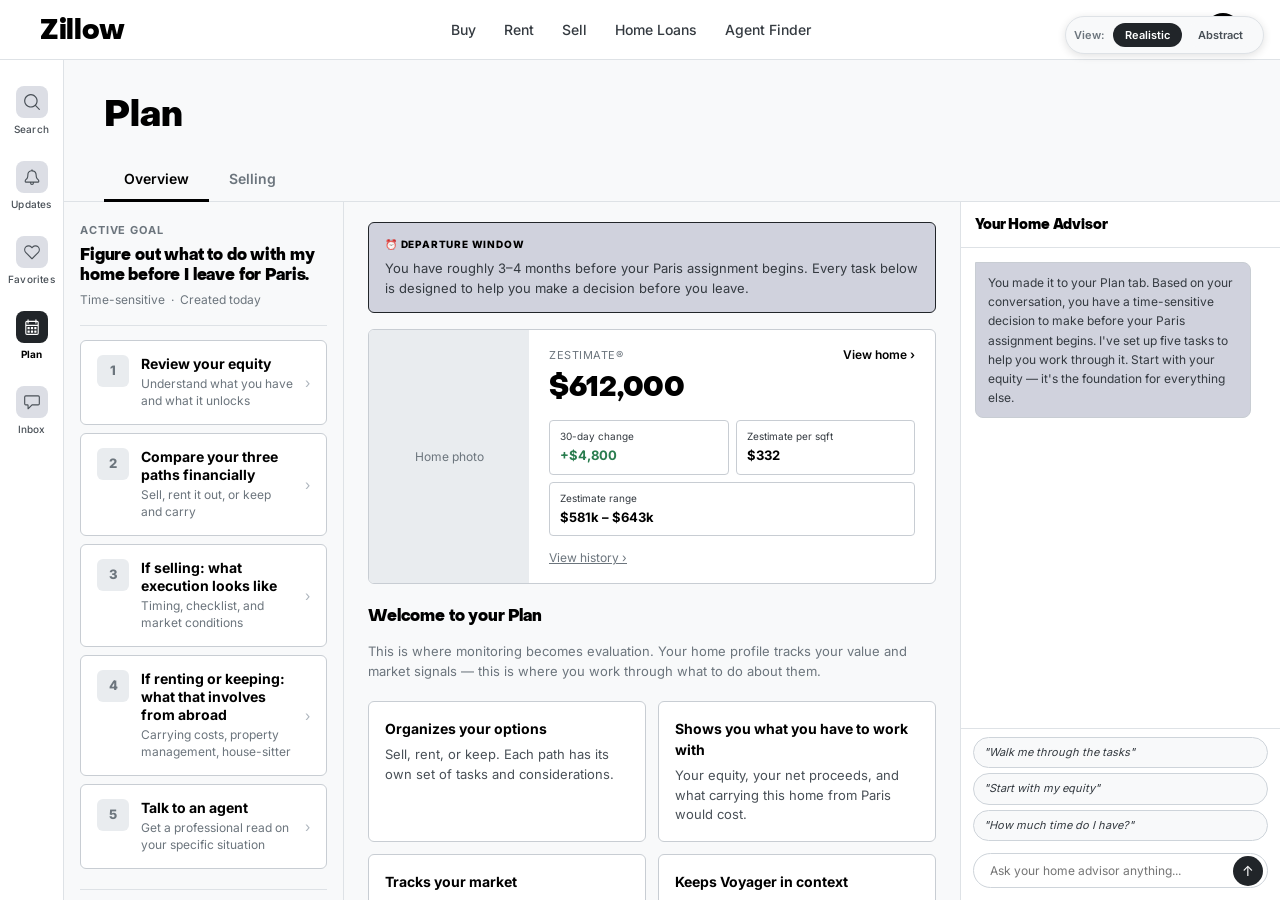
<file: plan-overview.html>
<!DOCTYPE html>
<html lang="en">
<head>
  <meta charset="UTF-8">
  <title>Plan — Harriet — Zillow</title>
  <link rel="stylesheet" href="design-system.css">
  <style>
    *, *::before, *::after { box-sizing: border-box; margin: 0; padding: 0; }
    html, body { height: 100%; overflow: hidden; }
    body { font-family: var(--font-ui, -apple-system, BlinkMacSystemFont, "Segoe UI", sans-serif);
    -webkit-font-smoothing: antialiased; background: #F8F9FA; color: #343A40; display: flex; flex-direction: column; overflow: hidden; }
    a { color: #000000; text-decoration: underline; }
    a:hover { opacity: 0.7; }

    /* ── GLOBAL NAV ── */
    .global-nav { background: #ffffff; border-bottom: 1px solid #DEE2E6; padding: 0 40px; height: 60px; display: flex; align-items: center; justify-content: space-between; flex-shrink: 0; position: relative; z-index: 200; }
    .global-nav-wordmark { font-size: 28px; font-weight: 900; color: #000000; letter-spacing: -1px; text-decoration: none; }
    .global-nav-links { display: flex; gap: 28px; }
    .global-nav-links a { font-size: 14px; font-weight: 500; color: #343A40; text-decoration: none; }
    .global-nav-links a:hover { color: #000000; opacity: 1; }
    .global-nav-user { display: flex; align-items: center; gap: 10px; position: relative; }
    .global-nav-name { font-size: 13px; color: #343A40; }
    .global-nav-avatar { width: 34px; height: 34px; border-radius: 50%; background: #000000; color: #ffffff; display: flex; align-items: center; justify-content: center; font-size: 12px; font-weight: 700; cursor: pointer; user-select: none; }
    .user-menu { position: absolute; top: 44px; right: 0; background: #ffffff; border: 1px solid #DEE2E6; border-radius: 4px; box-shadow: 0 4px 16px rgba(0,0,0,0.12); min-width: 220px; z-index: 300; padding: 4px 0; }
    .user-menu a { display: block; padding: 11px 20px; font-size: 14px; font-weight: 700; color: #000000; text-decoration: none; }
    .user-menu a:hover { background: #F8F9FA; opacity: 1; }
    .user-menu a.active { background: #D0D2DD; }
    .user-menu-divider { height: 1px; background: #DEE2E6; margin: 4px 0; }

    /* ── APP SHELL ── */
    .app-shell { flex: 1; min-height: 0; display: flex; flex-direction: row; overflow: hidden; }

    /* ── LEFT ICON NAV ── */
    .icon-nav { width: 64px; flex-shrink: 0; height: 100%; background: #ffffff; border-right: 1px solid #DEE2E6; display: flex; flex-direction: column; align-items: center; padding-top: 16px; gap: 4px; }
    .icon-nav-item { display: flex; flex-direction: column; align-items: center; gap: 4px; padding: 10px 0; width: 100%; cursor: pointer; text-decoration: none; }
    .icon-nav-item:hover { background: #F8F9FA; opacity: 1; }
    .icon-glyph { width: 28px; height: 28px; border-radius: 50%; background: #DCDEE5; display: flex; align-items: center; justify-content: center; font-size: 14px; color: #495057; }
    .icon-label { font-size: 10px; color: #495057; font-weight: 500; }
    .icon-nav-item.active .icon-glyph { background: #212529; color: #ffffff; }
    .icon-nav-item.active .icon-label { color: #000000; font-weight: 700; }

    /* ── PAGE WRAPPER ── */
    .page-wrapper { flex: 1; min-width: 0; display: flex; flex-direction: column; overflow: hidden; }

    /* ── PAGE HEADER ── */
    .page-header { flex-shrink: 0; padding: 28px 40px 0; background: #F8F9FA; }
    .page-title { font-size: 36px; font-weight: 900; color: #000000; margin-bottom: 16px; font-family: var(--font-brand); }

    /* ── PAGE BODY: left rail | center | voyager ── */
    .page-body { flex: 1; min-height: 0; display: grid; grid-template-columns: 280px 1fr 320px; }

    /* ── LEFT RAIL ── */
    .left-rail { overflow-y: auto; padding: 20px 16px 40px; border-right: 1px solid #DEE2E6; background: #F8F9FA; }
    .goal-header { margin-bottom: 16px; }
    .goal-eyebrow { font-size: 11px; font-weight: 700; text-transform: uppercase; letter-spacing: 0.08em; color: #6C757D; margin-bottom: 6px; }
    .goal-title { font-size: 16px; font-weight: 800; color: #000000; line-height: 1.3; margin-bottom: 5px; }
    .goal-meta { font-size: 12px; color: #6C757D; }
    .goal-divider { height: 1px; background: #DEE2E6; margin: 14px 0; }

    /* Task cards */
    .task-list { display: flex; flex-direction: column; gap: 8px; }
    .task-card { background: #ffffff; border: 1px solid #C8CDD3; border-radius: 6px; padding: 14px 16px; cursor: pointer; display: flex; align-items: flex-start; gap: 12px; transition: border-color 0.15s, box-shadow 0.15s; }
    .task-card:hover { background: #F8F9FA; }
    .task-card.task-inprogress { border-left: 3px solid #2D8B5A; }
    .task-badge { width: 32px; height: 32px; border-radius: 6px; flex-shrink: 0; display: flex; align-items: center; justify-content: center; font-size: 13px; font-weight: 800; }
    .task-badge.state-notstarted { background: #E9ECEF; color: #6C757D; }
    .task-badge.state-inprogress { background: #2D8B5A; color: #ffffff; }
    .task-badge.state-complete { background: #2a7d4f; color: #ffffff; font-size: 15px; }
    .task-body { flex: 1; min-width: 0; }
    .task-name { font-size: 14px; font-weight: 700; color: #000000; margin-bottom: 3px; line-height: 1.3; }
    .task-sub { font-size: 12px; color: #6C757D; line-height: 1.4; }
    .task-chevron { font-size: 14px; color: #ADB5BD; flex-shrink: 0; align-self: center; }
    .task-card.task-locked { cursor: default; pointer-events: none; opacity: 0.45; }
    .task-lock-icon { flex-shrink: 0; align-self: center; color: #ADB5BD; }
    .rv2-progress-tracker { background: #fff; border: 1px solid #C8CDD3; border-radius: 6px; padding: 14px 16px; margin-bottom: 10px; }
    .rv2-progress-header { display: flex; align-items: center; justify-content: space-between; margin-bottom: 8px; }
    .rv2-progress-title { font-size: 15px; font-weight: 800; color: #000; }
    .rv2-progress-count { background: #E9ECEF; color: #495057; font-size: 12px; font-weight: 700; border-radius: 999px; padding: 3px 10px; }
    .rv2-progress-bar-track { height: 6px; background: #E9ECEF; border-radius: 999px; margin-bottom: 8px; }
    .rv2-progress-bar-fill { height: 6px; background: #2D8B5A; border-radius: 999px; transition: width 0.4s ease; }
    .rv2-progress-label { font-size: 12px; color: #6C757D; line-height: 1.4; }
    .task-subitem { font-size: 13px; color: #6C757D; padding: 7px 10px; border-radius: 5px; cursor: pointer; line-height: 1.4; }
    .task-subitem:hover { background: #F8F9FA; color: #212529; }
    .task-subitem.active { color: #2D8B5A; font-weight: 700; background: #F0FBF5; }
    #task-2-subitems { display: none; flex-direction: column; gap: 2px; padding-left: 44px; margin-top: 2px; margin-bottom: 4px; }

    /* ── CENTER COLUMN ── */
    .main-col { overflow-y: auto; padding: 20px 24px 40px; min-width: 0; }

    /* Home snapshot */
    .home-snapshot-card { background: #ffffff; border: 1px solid #C8CDD3; border-radius: 6px; overflow: hidden; margin-bottom: 20px; display: grid; grid-template-columns: 160px 1fr; }
    .home-photo-placeholder { background: #E9ECEF; display: flex; align-items: center; justify-content: center; font-size: 12px; color: #6C757D; min-height: 120px; }
    .home-snapshot-right { padding: 16px 20px; }
    .snap-zestimate-row { display: flex; align-items: center; justify-content: space-between; margin-bottom: 2px; }
    .snap-zestimate-label { font-size: 11px; color: #6C757D; text-transform: uppercase; letter-spacing: 0.05em; }
    .snap-view-link { font-size: 12px; font-weight: 600; color: #000; text-decoration: none; }
    .snap-zestimate-value { font-size: 28px; font-weight: 800; color: #000000; margin-bottom: 12px; }
    .snap-stats-grid { display: grid; grid-template-columns: 1fr 1fr; gap: 7px; margin-bottom: 10px; }
    .snap-stat { background: #ffffff; border: 1px solid #C8CDD3; border-radius: 4px; padding: 8px 10px; }
    .snap-stat.full-width { grid-column: 1 / -1; }
    .snap-stat-label { font-size: 10px; color: #343A40; margin-bottom: 2px; }
    .snap-stat-value { font-size: 13px; font-weight: 700; color: #000000; }
    .snap-stat-value.green { color: #2a7d4f; }
    .snap-history-link { font-size: 12px; color: #6C757D; text-decoration: underline; }

    /* Departure countdown banner */
    .departure-banner { background: #D0D2DD; border: 1.5px solid #212529; border-radius: 6px; padding: 14px 16px; margin-bottom: 16px; }
    .departure-banner-eyebrow { font-size: 10px; font-weight: 800; text-transform: uppercase; letter-spacing: 0.08em; color: #000000; margin-bottom: 6px; }
    .departure-banner-body { font-size: 13px; color: #343A40; line-height: 1.55; }

    /* Task content sections */
    .task-content { display: none; }
    .task-content.active { display: block; }

    /* AI insight block */
    .ai-insight { background: #D0D2DD; border-radius: 4px; padding: 10px 12px 10px 36px; font-size: 12px; color: #495057; line-height: 1.6; margin-bottom: 16px; position: relative; }
    .ai-insight-icon { position: absolute; top: 10px; left: 10px; color: #495057; flex-shrink: 0; }

    /* Section heading */
    .section-heading { font-size: 16px; font-weight: 800; color: #000000; margin-bottom: 14px; }
    .section-sub { font-size: 13px; color: #6C757D; margin-bottom: 16px; line-height: 1.5; }

    /* Content cards */
    .content-card { background: #ffffff; border: 1px solid #C8CDD3; border-radius: 6px; padding: 20px 24px; margin-bottom: 16px; }
    .content-card-title { font-size: 15px; font-weight: 700; color: #000000; margin-bottom: 12px; }
    .content-card-sub { font-size: 12px; color: #6C757D; margin-bottom: 14px; }

    /* Equity breakdown */
    .equity-line-item { display: flex; justify-content: space-between; align-items: baseline; padding: 9px 0; border-bottom: 1px solid #E9ECEF; font-size: 14px; }
    .equity-line-item:last-of-type { border-bottom: none; }
    .equity-line-label { color: #495057; }
    .equity-line-value { font-weight: 700; color: #000000; }
    .equity-line-value.green { color: #2a7d4f; font-size: 18px; font-weight: 800; }
    .equity-progress-wrap { margin: 14px 0 4px; }
    .equity-progress-bar { height: 10px; border-radius: 5px; background: #E9ECEF; overflow: hidden; margin-bottom: 6px; }
    .equity-progress-fill { height: 100%; background: #2a7d4f; border-radius: 5px; }
    .equity-progress-labels { display: flex; justify-content: space-between; font-size: 11px; color: #6C757D; }
    .equity-progress-labels span.green { color: #2a7d4f; font-weight: 600; }

    .unlock-list { display: flex; flex-direction: column; gap: 0; }
    .unlock-item { display: flex; justify-content: space-between; align-items: baseline; padding: 10px 0; border-bottom: 1px solid #E9ECEF; font-size: 13px; }
    .unlock-item:last-child { border-bottom: none; }
    .unlock-label { color: #495057; }
    .unlock-value { font-weight: 700; color: #2a7d4f; }

    /* Voyager prompt bar */
    .voyager-prompt-bar { background: #1a1f36; border-radius: 8px; padding: 14px 16px; margin-bottom: 16px; display: flex; align-items: center; gap: 12px; }
    .voyager-prompt-text { flex: 1; font-size: 12px; color: #9BA8C0; font-style: italic; line-height: 1.5; }
    .voyager-prompt-btn { background: #2D8B5A; color: #ffffff; border: none; border-radius: 999px; padding: 8px 16px; font-size: 12px; font-weight: 700; cursor: pointer; white-space: nowrap; font-family: inherit; flex-shrink: 0; }
    .voyager-prompt-btn:hover { background: #236b46; }

    /* Task 2: Path cards */
    .path-cards-grid { display: grid; grid-template-columns: repeat(3, 1fr); gap: 12px; margin-bottom: 16px; }
    .path-card { background: #ffffff; border: 1px solid #C8CDD3; border-radius: 8px; padding: 16px; }
    .path-card-icon { font-size: 24px; margin-bottom: 10px; color: #212529; display: block; }
    .path-card-title { font-size: 14px; font-weight: 800; color: #000000; margin-bottom: 8px; }
    .path-card-body { font-size: 12px; color: #495057; line-height: 1.55; margin-bottom: 12px; }
    .path-status-tag { display: inline-block; font-size: 10px; font-weight: 700; text-transform: uppercase; letter-spacing: 0.04em; padding: 3px 9px; border-radius: 999px; }
    .path-status-tag.amber { background: #FFF3CD; color: #856404; border: 1px solid #FFEAA7; }
    .path-status-tag.green { background: #D1FAE5; color: #065F46; border: 1px solid #A7F3D0; }
    .path-status-tag.gray { background: #E9ECEF; color: #6C757D; border: 1px solid #CED4DA; }

    /* Learning resources */
    .resource-row { display: flex; align-items: flex-start; gap: 12px; padding: 10px 0; border-bottom: 1px solid #E9ECEF; }
    .resource-row:last-child { border-bottom: none; }
    .resource-check { width: 18px; flex-shrink: 0; font-size: 14px; color: #2a7d4f; margin-top: 1px; }
    .resource-check.empty { color: #C8CDD3; }
    .resource-body { flex: 1; }
    .resource-title { font-size: 13px; font-weight: 600; color: #000000; margin-bottom: 3px; }
    .resource-title.read { color: #6C757D; }
    .resource-meta { font-size: 11px; color: #ADB5BD; }
    .resource-meta .tag { color: #2D8B5A; font-weight: 600; }

    /* Path comparison table */
    .path-compare-table { width: 100%; border-collapse: collapse; font-size: 13px; }
    .path-compare-table th { padding: 10px 12px; text-align: left; font-weight: 700; font-size: 12px; color: #495057; border-bottom: 2px solid #DEE2E6; }
    .path-compare-table td { padding: 10px 12px; border-bottom: 1px solid #E9ECEF; color: #343A40; vertical-align: top; }
    .path-compare-table td:first-child { color: #6C757D; font-size: 12px; }
    .path-compare-table tr:last-child td { border-bottom: none; }

    /* Task 3: Affordability */
    .afford-big-number { font-size: 28px; font-weight: 800; color: #000000; margin: 8px 0 4px; }
    .afford-big-label { font-size: 12px; color: #6C757D; margin-bottom: 16px; }
    .afford-line { display: flex; justify-content: space-between; align-items: baseline; padding: 8px 0; border-bottom: 1px solid #E9ECEF; font-size: 13px; }
    .afford-line:last-child { border-bottom: none; }
    .afford-line-label { color: #495057; }
    .afford-line-value { font-weight: 600; color: #000; }
    .afford-line-value.green { color: #2a7d4f; }
    .afford-header-row { display: flex; justify-content: space-between; align-items: center; margin-bottom: 12px; }
    .afford-adjust-link { font-size: 12px; color: #2D8B5A; font-weight: 600; text-decoration: none; cursor: pointer; }

    /* Task 4: Market comparison */
    .market-two-panel { display: grid; grid-template-columns: 1fr 1fr; gap: 0; border: 1px solid #C8CDD3; border-radius: 6px; overflow: hidden; margin-bottom: 14px; }
    .market-panel { padding: 16px 18px; }
    .market-panel:first-child { border-right: 1px solid #C8CDD3; }
    .market-panel-label { font-size: 11px; font-weight: 700; text-transform: uppercase; letter-spacing: 0.06em; color: #6C757D; margin-bottom: 12px; }
    .market-metric-row { margin-bottom: 10px; }
    .market-metric-label { font-size: 11px; color: #6C757D; margin-bottom: 2px; }
    .market-metric-value { font-size: 15px; font-weight: 800; color: #000000; }
    .market-metric-value.green { color: #2a7d4f; }
    .market-metric-sub { font-size: 11px; color: #ADB5BD; }
    .market-insight { background: #F8F9FA; border: 1px solid #DEE2E6; border-radius: 6px; padding: 12px 16px; font-size: 12px; color: #495057; line-height: 1.6; margin-bottom: 16px; }

    /* ── RIGHT RAIL: VOYAGER ── */
    .voyager-sidebar { border-left: 1px solid #DEE2E6; display: flex; flex-direction: column; background: #ffffff; min-height: 0; }
    .voyager-panel { flex: 1; min-height: 0; display: flex; flex-direction: column; overflow: hidden; }
    .voyager-panel-header { padding: 12px 14px; border-bottom: 1px solid #DEE2E6; flex-shrink: 0; display: flex; align-items: center; justify-content: space-between; }
    .voyager-panel-title { font-size: 14px; font-weight: 900; color: #000000; }
    .voyager-panel-mode { display: none; }
    .voyager-messages { flex: 1; min-height: 0; overflow-y: auto; padding: 14px; display: flex; flex-direction: column; gap: 12px; }
    .voyager-messages > * { flex-shrink: 0; }
    .chat-history-toggle { display: flex; align-items: center; gap: 8px; cursor: pointer; user-select: none; align-self: stretch; }
    .chat-history-toggle-line { flex: 1; height: 1px; background: #DEE2E6; }
    .chat-history-toggle-btn { font-size: 11px; font-weight: 600; color: #495057; background: #F8F9FA; border: 1px solid #DEE2E6; border-radius: 20px; padding: 4px 10px; white-space: nowrap; flex-shrink: 0; }
    .chat-history-toggle:hover .chat-history-toggle-btn { background: #E9ECEF; color: #343A40; }
    .chat-history-items { display: none; flex-direction: column; gap: 12px; align-self: stretch; }
    .chat-history-items.open { display: flex; }
    .msg-voyager { background: #F8F9FA; border: 1px solid #DEE2E6; border-radius: 0 8px 8px 8px; padding: 10px 12px; font-size: 12px; color: #343A40; line-height: 1.6; align-self: flex-start; max-width: 95%; }
    .msg-voyager strong { color: #000000; }
    .msg-voyager-contextual { background: #D0D2DD; border: 1px solid #C8CDD3; border-radius: 0 8px 8px 8px; padding: 10px 12px; font-size: 12px; color: #343A40; line-height: 1.6; align-self: flex-start; max-width: 95%; animation: demandPulse 0.6s ease-out; }
    #voyager-ctx-menu { position: fixed; background: #fff; border: 1px solid #C8CDD3; border-radius: 6px; box-shadow: 0 4px 12px rgba(0,0,0,0.12); padding: 4px 0; z-index: 9999; display: none; min-width: 120px; }
    .voyager-ctx-item { padding: 9px 14px; font-size: 13px; color: #212529; cursor: pointer; display: flex; align-items: center; gap: 8px; }
    .voyager-ctx-item:hover { background: #F8F9FA; }
    .voyager-ctx-pinned { font-size: 11px; color: #6C757D; padding: 6px 14px 4px; pointer-events: none; display: none; }
    @keyframes demandPulse {
      0%   { box-shadow: 0 0 0 0 rgba(0,0,0,0.15); }
      50%  { box-shadow: 0 0 0 6px rgba(0,0,0,0.06); }
      100% { box-shadow: 0 0 0 0 rgba(0,0,0,0); }
    }
    .msg-user { background: #000000; color: #ffffff; border-radius: 8px 0 8px 8px; padding: 10px 12px; font-size: 12px; line-height: 1.6; align-self: flex-end; max-width: 88%; }
    .anchor-label { opacity: 0.6; font-size: 11px; font-style: italic; align-self: stretch; text-align: center; background: transparent; border: none; padding: 0; color: #6C757D; }
    .voyager-bottom { flex-shrink: 0; border-top: 1px solid #DEE2E6; background: #ffffff; }
    .voyager-suggestions { padding: 8px 12px 4px; display: flex; flex-direction: column; gap: 5px; }
    .suggested-q { background: #F8F9FA; border: 1px solid #CED4DA; border-radius: 999px; padding: 7px 10px; font-size: 11px; color: #343A40; font-style: italic; cursor: pointer; text-align: left; font-family: inherit; white-space: normal; line-height: 1.4; width: 100%; }
    .suggested-q:hover { background: #E9ECEF; }
    .voyager-input-row { padding: 8px 12px 12px; }
    .voyager-input-wrap { position: relative; display: flex; align-items: center; }
    .voyager-input { width: 100%; border: 1.5px solid #CED4DA; border-radius: 20px; padding: 9px 44px 9px 16px; font-size: 12px; font-family: inherit; outline: none; }
    .voyager-input:focus { border-color: #000000; }
    .voyager-send { position: absolute; right: 5px; width: 30px; height: 30px; border-radius: 50%; background: #212529; border: none; cursor: pointer; display: flex; align-items: center; justify-content: center; flex-shrink: 0; font-size: 14px; color: #ffffff; }

    /* ── ABSTRACT MODE TOGGLE ── */
    .abstract-toggle { position: fixed; top: 16px; right: 16px; z-index: 9999; background: #F8F9FA; border: 1px solid #DEE2E6; border-radius: 999px; padding: 6px 8px; display: flex; align-items: center; gap: 4px; box-shadow: 0 2px 8px rgba(0,0,0,0.12); font-size: 12px; }
    .abstract-toggle-label { font-size: 11px; color: #6C757D; font-weight: 600; margin-right: 4px; }
    .abstract-btn { border: none; background: #F8F9FA; color: #495057; border-radius: 999px; padding: 5px 12px; font-size: 11px; font-weight: 600; cursor: pointer; font-family: inherit; transition: background 0.12s, color 0.12s; }
    .abstract-btn.active { background: #212529; color: #ffffff; }

    /* ── PLAN TAB BAR ── */
    .plan-tab-bar { flex-shrink: 0; padding: 0 40px; background: #F8F9FA; border-bottom: 1px solid #DEE2E6; display: flex; gap: 0; }
    .plan-tab { background: none; border: none; border-bottom: 3px solid transparent; padding: 12px 20px; font-size: 14px; font-weight: 600; color: #6C757D; cursor: pointer; font-family: inherit; margin-bottom: -1px; transition: color 0.15s, border-color 0.15s; }
    .plan-tab:hover { color: #343A40; }
    .plan-tab.active { color: #000000; border-bottom-color: #000000; }

    /* ── PLAN PANELS ── */
    .plan-panel { flex: 1; min-height: 0; display: flex; flex-direction: column; overflow: hidden; }
    .plan-panel[style*="display:none"] { display: none !important; }

    /* ── OVERVIEW PANEL ── */
    .overview-what-grid { display: grid; grid-template-columns: 1fr 1fr; gap: 12px; margin: 16px 0 20px; }
    .overview-what-card { background: #ffffff; border: 1px solid #C8CDD3; border-radius: 6px; padding: 16px; font-size: 13px; color: #495057; line-height: 1.5; }
    .overview-what-card strong { display: block; font-size: 14px; font-weight: 700; color: #000; margin-bottom: 6px; }
    .overview-cta { display: inline-block; background: #000000; color: #ffffff; font-size: 14px; font-weight: 700; padding: 12px 24px; border-radius: 999px; text-decoration: none; cursor: pointer; border: none; font-family: inherit; }
    .overview-cta:hover { background: #212529; opacity: 1; }

    /* ── INTERACTIVE COMPARISON ── */
    .compare-tool { background: #ffffff; border: 1px solid #C8CDD3; border-radius: 6px; padding: 20px 24px; margin-bottom: 16px; }
    .compare-tool-title { font-size: 15px; font-weight: 700; color: #000; margin-bottom: 4px; }
    .compare-tool-sub { font-size: 12px; color: #6C757D; margin-bottom: 20px; line-height: 1.5; }

    .slider-row { margin-bottom: 22px; }
    .slider-row-header { display: flex; align-items: baseline; justify-content: space-between; margin-bottom: 6px; }
    .slider-row-label { font-size: 13px; font-weight: 700; color: #000; }
    .slider-row-desc { font-size: 11px; color: #6C757D; margin-bottom: 8px; }
    .slider-value-display { font-size: 20px; font-weight: 800; color: #000; min-width: 80px; }

    /* Spectrum bar */
    .spectrum-wrap { position: relative; margin-bottom: 4px; }
    .spectrum-bar { display: flex; gap: 2px; height: 22px; border-radius: 3px; overflow: visible; margin-bottom: 4px; }
    .spectrum-seg { flex: 1; border-radius: 2px; transition: background 0.15s; }
    .spectrum-wrap { position: relative; }
    .spectrum-labels { display: flex; justify-content: space-between; font-size: 10px; font-weight: 700; margin-bottom: 6px; }
    .spectrum-label-sell { color: #1a6b3c; }
    .spectrum-label-rent { color: #0066cc; }
    .spectrum-label-carry { color: #8B5CF6; }

    .spectrum-axis { display: flex; justify-content: space-between; font-size: 10px; color: #ADB5BD; padding: 0 2px; }

    /* Native range but hidden, overlaid */
    .spectrum-slider-wrap { position: relative; height: 18px; margin-top: -4px; margin-bottom: 2px; }
    .spectrum-slider { -webkit-appearance: none; appearance: none; width: 100%; height: 4px; background: transparent; outline: none; cursor: pointer; position: absolute; top: 7px; left: 0; margin: 0; }
    .spectrum-slider::-webkit-slider-thumb { -webkit-appearance: none; width: 16px; height: 26px; border-radius: 3px; background: #ffffff; border: 2px solid #212529; cursor: pointer; box-shadow: 0 1px 4px rgba(0,0,0,0.25); margin-top: -11px; }
    .spectrum-slider::-moz-range-thumb { width: 16px; height: 26px; border-radius: 3px; background: #ffffff; border: 2px solid #212529; cursor: pointer; box-shadow: 0 1px 4px rgba(0,0,0,0.25); }

    /* Breakeven tick — extends slightly above/below bar with rounded ends */
    .breakeven-marker { position: absolute; top: 16px; width: 2px; height: 34px; background: #6C757D; border-radius: 2px; transform: translateX(-50%); pointer-events: none; }
    .breakeven-tick { display: none; }
    .breakeven-label { display: none; }

    /* Verdict panel */
    .compare-verdict { background: #F8F9FA; border: 1px solid #DEE2E6; border-radius: 6px; padding: 14px 18px; }
    .compare-verdict-label { font-size: 10px; font-weight: 700; text-transform: uppercase; letter-spacing: 0.08em; color: #6C757D; margin-bottom: 10px; }
    .verdict-grid { display: grid; grid-template-columns: repeat(3, 1fr); gap: 10px; }
    .verdict-item { text-align: center; padding: 10px 8px; border-radius: 6px; border: 1px solid transparent; }
    .verdict-item.winner { border-color: #C8CDD3; }
    .verdict-item-label { font-size: 10px; font-weight: 700; text-transform: uppercase; letter-spacing: 0.04em; margin-bottom: 5px; }
    .verdict-item-value { font-size: 16px; font-weight: 800; color: #000; margin-bottom: 3px; }
    .verdict-item-sub { font-size: 10px; color: #6C757D; line-height: 1.4; }
    .verdict-winner-tag { font-size: 9px; font-weight: 700; text-transform: uppercase; letter-spacing: 0.04em; padding: 2px 7px; border-radius: 999px; margin-top: 5px; display: inline-block; }

    /* Path color tokens */
    .col-sell { background: #D1FAE5; }
    .col-sell-dark { color: #065F46; }
    .col-sell-tag { background: #D1FAE5; color: #065F46; }
    .col-rent { background: #DBEAFE; }
    .col-rent-dark { color: #1e40af; }
    .col-rent-tag { background: #DBEAFE; color: #1e40af; }
    .col-carry { background: #EDE9FE; }
    .col-carry-dark { color: #5B21B6; }
    .col-carry-tag { background: #EDE9FE; color: #5B21B6; }

    /* ── EQUITY CHART ── */
    .eq-view-toggle { display:flex; background:#F8F9FA; border:1px solid #DEE2E6; border-radius:999px; padding:3px; gap:2px; flex-shrink:0; }
    .eq-view-btn { border:none; background:transparent; border-radius:999px; padding:5px 16px; font-size:12px; font-weight:600; color:#6C757D; cursor:pointer; font-family:inherit; transition:background 0.12s, color 0.12s; }
    .eq-view-btn.active { background:#ffffff; color:#000000; box-shadow:0 1px 3px rgba(0,0,0,0.12); }
    .eq-tooltip { position:absolute; background:#212529; color:#ffffff; border-radius:6px; padding:10px 13px; font-size:11px; line-height:1.6; pointer-events:none; white-space:nowrap; z-index:20; box-shadow:0 4px 14px rgba(0,0,0,0.22); }
    .eq-chip { background:#F8F9FA; border:1px solid #DEE2E6; border-radius:999px; padding:6px 13px; font-size:11px; color:#343A40; font-style:italic; cursor:pointer; text-align:left; font-family:inherit; white-space:nowrap; }
    .eq-chip:hover { background:#E9ECEF; }
    .eq-info-icon { display:inline-flex; align-items:center; justify-content:center; width:16px; height:16px; border-radius:50%; border:1.5px solid #ADB5BD; color:#ADB5BD; font-size:10px; font-weight:800; cursor:default; position:relative; font-style:normal; flex-shrink:0; }
    .eq-info-icon:hover .eq-info-tooltip { display:block; }
    .eq-info-tooltip { display:none; position:absolute; bottom:calc(100% + 6px); left:50%; transform:translateX(-50%); background:#212529; color:#fff; font-size:11px; line-height:1.5; border-radius:6px; padding:8px 12px; white-space:nowrap; z-index:30; box-shadow:0 4px 14px rgba(0,0,0,0.22); font-weight:400; pointer-events:none; }
    .eq-info-tooltip::after { content:''; position:absolute; top:100%; left:50%; transform:translateX(-50%); border:5px solid transparent; border-top-color:#212529; }

    /* ── SELL TIMING TOGGLE ── */
    .sell-timing-btn { border:none; background:transparent; border-radius:999px; padding:5px 14px; font-size:12px; font-weight:600; color:#6C757D; cursor:pointer; font-family:inherit; transition:background 0.12s, color 0.12s; white-space:nowrap; }
    .sell-timing-btn.active { background:#ffffff; color:#000000; box-shadow:0 1px 3px rgba(0,0,0,0.12); }
    .sell-market-row { display:flex; align-items:flex-start; justify-content:space-between; gap:8px; padding:6px 0; border-bottom:1px solid #E9ECEF; }
    .sell-market-row:last-child { border-bottom:none; }
    .sell-market-label { font-size:11px; color:#6C757D; }
    .sell-market-value { font-size:12px; font-weight:700; color:#000; text-align:right; }
    .sell-market-trend { font-size:10px; font-weight:600; }
    .trend-up { color:#2a7d4f; }
    .trend-down { color:#B91C1C; }
    .trend-flat { color:#6C757D; }
    .comp-carousel-wrap { position:relative; margin-top:16px; }
    .comp-carousel-header { display:flex; align-items:center; justify-content:space-between; margin-bottom:12px; }
    .comp-carousel-title { font-size:10px; font-weight:700; text-transform:uppercase; letter-spacing:0.06em; color:#6C757D; }
    .comp-carousel-nav { display:flex; gap:6px; }
    .comp-carousel-btn { width:30px; height:30px; border-radius:50%; border:1.5px solid #DEE2E6; background:#fff; cursor:pointer; display:flex; align-items:center; justify-content:center; font-size:14px; color:#495057; transition:border-color 0.12s, color 0.12s; }
    .comp-carousel-btn:hover { border-color:#ADB5BD; color:#000; }
    .comp-carousel-btn:disabled { opacity:0.35; cursor:default; }
    .comp-carousel-track-wrap { overflow:hidden; }
    .comp-carousel-track { display:flex; gap:12px; transition:transform 0.28s cubic-bezier(.4,0,.2,1); }
    .comp-card { flex:0 0 calc(25% - 9px); border:1px solid #C8CDD3; border-radius:4px; padding:12px; background:#fff; box-sizing:border-box; }
    .comp-card-photo { width:100%; height:100px; background:#DCDEE5; border-radius:3px; margin-bottom:8px; }
    .comp-card-body { padding:0; }
    .comp-card-price { font-size:15px; font-weight:700; color:#000; margin-bottom:3px; }
    .comp-card-facts { font-size:12px; color:#6C757D; margin-bottom:2px; }
    .comp-card-addr { font-size:12px; color:#6C757D; margin-bottom:4px; }
    .comp-card-status { display:inline-flex; align-items:center; gap:4px; font-size:12px; color:#495057; margin-bottom:2px; }
    .comp-card-status-dot { width:8px; height:8px; border-radius:50%; background:#ADB5BD; flex-shrink:0; }

    /* ── HELPFUL TOOLS ── */
    .helpful-tools-board { background:#fff; border:1px solid #C8CDD3; border-radius:6px; padding:20px 24px; margin-bottom:16px; }
    .helpful-tools-title { font-size:15px; font-weight:700; color:#000; margin-bottom:4px; }
    .helpful-tools-sub { font-size:13px; color:#6C757D; margin-bottom:16px; line-height:1.5; }
    .helpful-tools-grid { display:grid; grid-template-columns:1fr 1fr; gap:10px; }
    .tool-tile { border:1px solid #C8CDD3; border-radius:4px; padding:14px; position:relative; background:#fff; }
    .tool-tile-add { position:absolute; top:10px; right:10px; width:24px; height:24px; border-radius:50%; border:1.5px solid #000; background:#000; cursor:pointer; display:flex; align-items:center; justify-content:center; font-size:16px; color:#fff; line-height:1; padding:0; }
    .tool-tile-title { font-size:13px; font-weight:700; color:#000; margin-bottom:4px; padding-right:28px; }
    .tool-tile-desc { font-size:12px; color:#6C757D; line-height:1.4; }

    /* ── PINS BOARD ── */
    .pins-board { background:#fff; border:1px solid #C8CDD3; border-radius:6px; padding:20px 24px; margin-bottom:16px; }
    .pins-title { font-size:15px; font-weight:700; color:#000; margin-bottom:4px; }
    .pins-subtitle { font-size:13px; color:#6C757D; margin-bottom:14px; line-height:1.5; }
    .pin-item { background:#F8F9FA; border:1px solid #DEE2E6; border-radius:6px; padding:12px 14px; margin-bottom:8px; display:flex; align-items:flex-start; justify-content:space-between; gap:8px; }
    .pin-text { font-size:13px; color:#343A40; line-height:1.5; flex:1; }
    .pin-remove { background:none; border:none; font-size:16px; color:#ADB5BD; cursor:pointer; flex-shrink:0; line-height:1; padding:0; margin-top:1px; }
    .pin-remove:hover { color:#343A40; }
    .pin-input-row { display:flex; gap:8px; margin-top:10px; }
    .pin-input { flex:1; border:1.5px solid #CED4DA; border-radius:20px; padding:8px 14px; font-size:13px; font-family:inherit; color:#343A40; outline:none; background:#fff; }
    .pin-input:focus { border-color:#000; }
    .pin-add-btn { background:#212529; color:#fff; border:none; border-radius:999px; padding:8px 16px; font-size:13px; font-weight:600; cursor:pointer; font-family:inherit; flex-shrink:0; }
    .pin-add-btn:hover { background:#343A40; }
    /* ── AGENT CONNECT MODAL ── */
    .agent-modal-backdrop { position:fixed; inset:0; background:rgba(0,0,0,0.45); display:flex; align-items:center; justify-content:center; z-index:1000; }
    .agent-modal { background:#fff; border-radius:8px; width:520px; padding:36px 40px; position:relative; }
    .agent-modal-title { font-size:20px; font-weight:800; color:#000; margin-bottom:6px; }
    .agent-modal-sub { font-size:13px; color:#6C757D; line-height:1.5; margin-bottom:22px; }
    .agent-modal .form-group { margin-bottom:14px; }
    .agent-modal .form-group label { display:block; font-size:12px; font-weight:600; color:#000; margin-bottom:5px; }
    .agent-modal .form-group input, .agent-modal .form-group textarea { width:100%; border:1.5px solid #DEE2E6; border-radius:4px; padding:10px 12px; font-size:13px; font-family:inherit; color:#333; outline:none; box-sizing:border-box; }
    .agent-modal .form-group input:focus, .agent-modal .form-group textarea:focus { border-color:#000; }
    .agent-modal .form-group textarea { height:80px; resize:none; }
    .agent-modal-note { font-size:11px; color:#ADB5BD; margin-bottom:18px; line-height:1.4; }
    .agent-modal-send { display:block; width:100%; background:#000; color:#fff; padding:13px 20px; border:none; border-radius:4px; font-size:14px; font-weight:700; cursor:pointer; font-family:inherit; margin-bottom:12px; }
    .agent-modal-send:hover { background:#222; }
    .agent-modal-cancel { display:block; text-align:center; font-size:13px; color:#6C757D; cursor:pointer; text-decoration:none; background:none; border:none; font-family:inherit; width:100%; }
    .agent-modal-cancel:hover { color:#000; text-decoration:underline; }
    /* ── CONNECTED AGENT CARD (overview rail) ── */
    .agent-connected-card { margin:0 0 0 0; padding:12px 14px; border-bottom:1px solid #DEE2E6; display:flex; align-items:center; gap:10px; }
    .agent-connected-avatar { width:36px; height:36px; border-radius:50%; background:#343A40; flex-shrink:0; display:flex; align-items:center; justify-content:center; font-size:11px; font-weight:700; color:#fff; }
    .agent-connected-name { font-size:13px; font-weight:700; color:#000; }
    .agent-connected-meta { font-size:11px; color:#6C757D; }
    .agent-contacted-tag { display:inline-block; font-size:10px; font-weight:700; background:#D1FAE5; color:#065F46; border-radius:999px; padding:2px 8px; margin-top:4px; }

    /* ── ABSTRACT MODE STYLES ── */
    body.abstract-mode .abstract-val { color: #ADB5BD !important; background: #E9ECEF !important; border-radius: 3px; padding: 0 4px; }
    body.abstract-mode .equity-progress-fill { background: #ADB5BD !important; }
    body.abstract-mode .path-status-tag { background: #E9ECEF !important; color: #ADB5BD !important; border-color: #DEE2E6 !important; }

    /* ── RV2 TASK STATES ── */
    .task-card.task-complete { opacity: 0.7; }
    .intent-chips { display: flex; flex-wrap: wrap; gap: 6px; margin-top: 10px; }
    .intent-chip { background: #F8F9FA; border: 1px solid #CED4DA; border-radius: 999px; padding: 7px 14px; font-size: 11px; color: #343A40; cursor: pointer; font-family: inherit; font-weight: 600; transition: background 0.12s, border-color 0.12s; }
    .intent-chip:hover { background: #E9ECEF; border-color: #ADB5BD; }
    .rv2-chips .intent-chip { background: #ffffff; border: 1.5px solid #212529; border-radius: 20px; padding: 8px 14px; font-size: 12px; font-weight: 600; color: #212529; width: 100%; text-align: left; }
    .rv2-chips .intent-chip:hover { background: #F8F9FA; }

    /* ── CONSTELLATION OVERRIDES ── */
    .global-nav-wordmark,
    .price-large, .value-card-amount, .market-index-score,
    .equity-item strong, .section-heading, .hero-headline,
    .goal-title, .afford-big-number, .snap-zestimate-value,
    h1, h2, h3 {
      font-family: "Object Sans", "Inter", sans-serif !important;
      letter-spacing: -0.01em;
    }
    body, input, button, select, textarea {
      font-family: "Inter", -apple-system, BlinkMacSystemFont, "Segoe UI", sans-serif;
    }
    .btn, .btn-black, .btn-sm, .sidebar-cta-btn,
    .btn-outline-sm, .search-btn, .voyager-prompt-btn {
      border-radius: 999px !important;
      font-family: "Inter", sans-serif;
      font-weight: 600;
    }
    .suggested-q { border-radius: 999px !important; }
    .icon-glyph { border-radius: 8px !important; width: 32px !important; height: 32px !important; }
    .voyager-panel-title { font-family: "Object Sans", "Inter", sans-serif; font-size: 14px; font-weight: 900; letter-spacing: -0.01em; color: #000; }
    .global-nav-avatar { border-radius: 999px !important; }
  </style>
</head>
<body>

  <header class="global-nav">
    <a href="index.html" class="global-nav-wordmark" style="text-decoration:none;">Zillow</a>
    <nav class="global-nav-links">
      <a href="#">Buy</a>
      <a href="#">Rent</a>
      <a href="#">Sell</a>
      <a href="#">Home Loans</a>
      <a href="#">Agent Finder</a>
    </nav>
    <div class="global-nav-user">
      <span class="global-nav-name">Harriet B.</span>
      <div class="global-nav-avatar" id="nav-avatar" onclick="toggleUserMenu()">HB</div>
      <div id="user-menu" class="user-menu" style="display:none;">
        <a href="nfshdp-postclaim.html" class="active">Your homes</a>
        <a href="#">Your team</a>
        <div class="user-menu-divider"></div>
        <a href="#">Saved homes</a>
        <a href="#">Saved searches</a>
        <a href="#">Recently viewed</a>
        <a href="#">Tours</a>
        <div class="user-menu-divider"></div>
        <a href="#">Applications</a>
        <a href="#">Your rental</a>
        <div class="user-menu-divider"></div>
        <a href="#">Account settings</a>
        <a href="#">Sign out</a>
      </div>
    </div>
  </header>

  <div class="app-shell">

    <!-- Left icon nav -->
    <nav class="icon-nav">
      <a href="index.html" class="icon-nav-item">
        <div class="icon-glyph"><svg xmlns="http://www.w3.org/2000/svg" aria-hidden="true" viewBox="0 0 32 32" width="18" height="18" fill="currentColor" style="display:block;"><path d="m29.71 28.29-6.55-6.55a12 12 0 1 0-1.41 1.41l6.55 6.55a1 1 0 0 0 1.42 0 1 1 0 0 0-.01-1.41zM14 24a10 10 0 1 1 10-10 10 10 0 0 1-10 10z"></path></svg></div>
        <span class="icon-label">Search</span>
      </a>
      <a href="#" class="icon-nav-item">
        <div class="icon-glyph"><svg xmlns="http://www.w3.org/2000/svg" aria-hidden="true" viewBox="0 0 32 32" width="18" height="18" fill="currentColor" style="display:block;"><path d="M24.36 12.54A8.53 8.53 0 0 0 17 4.07S17 4 17 4V3a1 1 0 0 0-2 0v1.06a8.29 8.29 0 0 0-7.37 8.19c0 8.23-4.64 6.47-4.64 11v.92A1.84 1.84 0 0 0 4.86 26h7.69a4 4 0 0 0-.05.5 3.5 3.5 0 0 0 7 0 4 4 0 0 0-.05-.5h7.69A1.84 1.84 0 0 0 29 24.17v-.92c0-4.48-4.53-2.81-4.64-10.71Zm-6.86 14a1.5 1.5 0 0 1-3 0 1.64 1.64 0 0 1 .09-.5h2.82a1.64 1.64 0 0 1 .09.46ZM27 24H5v-.75c0-1.06.3-1.34 1.18-2.17 1.82-1.71 3.46-3.67 3.46-8.83A6.31 6.31 0 0 1 16 6h.56a6.57 6.57 0 0 1 5.8 6.54c.07 5.35 2 7.18 3.46 8.52.88.83 1.18 1.11 1.18 2.17Z"></path></svg></div>
        <span class="icon-label">Updates</span>
      </a>
      <a href="#" class="icon-nav-item">
        <div class="icon-glyph"><svg xmlns="http://www.w3.org/2000/svg" aria-hidden="true" viewBox="0 0 32 32" width="18" height="18" fill="currentColor" style="display:block;"><path d="M27.66 6.19a7.85 7.85 0 0 0-11 .13L16 7l-.65-.66a7.85 7.85 0 0 0-11-.13 8.23 8.23 0 0 0 .09 11.59l.42.42L15.29 28.7a1 1 0 0 0 1.42 0l10.44-10.5.42-.42a8.23 8.23 0 0 0 .09-11.59zm-1.42 10.06-.52.52L16 26.55l-9.72-9.78-.52-.52A6.15 6.15 0 0 1 4 13.19a5.91 5.91 0 0 1 1.62-5.43 5.81 5.81 0 0 1 4.67-1.71 6 6 0 0 1 3.78 1.87l.5.5 1.08 1.08a.5.5 0 0 0 .7 0l1.08-1.08.5-.5a6 6 0 0 1 3.78-1.87 5.81 5.81 0 0 1 4.67 1.71A5.91 5.91 0 0 1 28 13.19a6.15 6.15 0 0 1-1.76 3.06z"></path></svg></div>
        <span class="icon-label">Favorites</span>
      </a>
      <a href="plan-overview.html" class="icon-nav-item active">
        <div class="icon-glyph"><svg xmlns="http://www.w3.org/2000/svg" aria-hidden="true" viewBox="0 0 32 32" width="18" height="18" fill="currentColor" style="display:block;"><rect width="4" height="4" x="8" y="16" rx=".5"></rect><rect width="4" height="4" x="20" y="16" rx=".5"></rect><rect width="4" height="4" x="14" y="16" rx=".5"></rect><rect width="4" height="4" x="8" y="22" rx=".5"></rect><rect width="4" height="4" x="20" y="22" rx=".5"></rect><rect width="4" height="4" x="14" y="22" rx=".5"></rect><path d="M25 5h-1V3a1 1 0 0 0-2 0v2H10V3a1 1 0 0 0-2 0v2H7a3 3 0 0 0-3 3v19a3 3 0 0 0 3 3h18a3 3 0 0 0 3-3V8a3 3 0 0 0-3-3zM7 7h1v2a1 1 0 0 0 2 0V7h12v2a1 1 0 0 0 2 0V7h1a1 1 0 0 1 1 1v4H6V8a1 1 0 0 1 1-1zm18 21H7a1 1 0 0 1-1-1V14h20v13a1 1 0 0 1-1 1z"></path></svg></div>
        <span class="icon-label">Plan</span>
      </a>
      <a href="#" class="icon-nav-item">
        <div class="icon-glyph"><svg xmlns="http://www.w3.org/2000/svg" aria-hidden="true" viewBox="0 0 32 32" width="18" height="18" fill="currentColor" style="display:block;"><path d="M27 4H5a3 3 0 0 0-3 3v12a3 3 0 0 0 3 3h3v6a1 1 0 0 0 0 .4 1 1 0 0 0 .6.5 1 1 0 0 0 .8 0 1 1 0 0 0 .3-.2l6.7-6.7H27a3 3 0 0 0 3-3V7a3 3 0 0 0-3-3zm1 15a1 1 0 0 1-1 1H16a1 1 0 0 0-.7.3L10 25.6V22a2 2 0 0 0-2-2H5a1 1 0 0 1-1-1V7a1 1 0 0 1 1-1h22a1 1 0 0 1 1 1z"></path></svg></div>
        <span class="icon-label">Inbox</span>
      </a>
    </nav>

    <div class="page-wrapper">

      <!-- Page header -->
      <div class="page-header">
        <div class="page-title">Plan</div>
      </div>

      <!-- Plan tab bar -->
      <div class="plan-tab-bar">
        <button class="plan-tab active" id="tab-overview" onclick="switchPlanTab('overview')">Overview</button>
        <button class="plan-tab" id="tab-selling" onclick="switchPlanTab('selling')">Selling</button>
      </div>

      <!-- Overview panel -->
      <div id="plan-panel-overview" class="plan-panel">
        <div class="page-body">

          <!-- ── LEFT RAIL (overview) ── -->
          <div class="left-rail">
            <div class="goal-header">
              <div class="goal-eyebrow">Active Goal</div>
              <div class="goal-title">Figure out what to do with my home before I leave for Paris.</div>
              <div class="goal-meta">Time-sensitive &nbsp;·&nbsp; Created today</div>
            </div>
            <div class="goal-divider"></div>
            <div class="task-list">

              <!-- Task 1 (not started on overview) -->
              <div class="task-card" onclick="switchPlanTab('selling'); selectTask(1);">
                <div class="task-badge state-notstarted">1</div>
                <div class="task-body">
                  <div class="task-name">Review your equity</div>
                  <div class="task-sub">Understand what you have and what it unlocks</div>
                </div>
                <div class="task-chevron">›</div>
              </div>

              <!-- Task 2 -->
              <div class="task-card" onclick="switchPlanTab('selling'); selectTask(2);">
                <div class="task-badge state-notstarted">2</div>
                <div class="task-body">
                  <div class="task-name">Compare your three paths financially</div>
                  <div class="task-sub">Sell, rent it out, or keep and carry</div>
                </div>
                <div class="task-chevron">›</div>
              </div>

              <!-- Task 3 -->
              <div class="task-card" onclick="switchPlanTab('selling'); selectTask(3);">
                <div class="task-badge state-notstarted">3</div>
                <div class="task-body">
                  <div class="task-name">If selling: what execution looks like</div>
                  <div class="task-sub">Timing, checklist, and market conditions</div>
                </div>
                <div class="task-chevron">›</div>
              </div>

              <!-- Task 4 -->
              <div class="task-card" onclick="switchPlanTab('selling'); selectTask(4);">
                <div class="task-badge state-notstarted">4</div>
                <div class="task-body">
                  <div class="task-name">If renting or keeping: what that involves from abroad</div>
                  <div class="task-sub">Carrying costs, property management, house-sitter</div>
                </div>
                <div class="task-chevron">›</div>
              </div>

              <!-- Task 5 -->
              <div class="task-card" onclick="switchPlanTab('selling'); selectTask(5);">
                <div class="task-badge state-notstarted">5</div>
                <div class="task-body">
                  <div class="task-name">Talk to an agent</div>
                  <div class="task-sub">Get a professional read on your specific situation</div>
                </div>
                <div class="task-chevron">›</div>
              </div>

            </div>
            <div class="goal-divider" style="margin-top:20px;"></div>
            <div class="goal-eyebrow" style="margin-bottom:10px;">Your plan</div>
            <div class="content-card" style="padding:14px 16px;">
              <div style="font-size:13px; color:#495057; line-height:1.6;">You arrived here from your home profile. Voyager detected you're facing a time-sensitive decision about your home before a 2–3 year Paris assignment. Your five tasks are set up and ready when you are.</div>
            </div>
          </div>

          <!-- ── CENTER COLUMN (overview) ── -->
          <main class="main-col">

            <!-- Departure countdown banner -->
            <div class="departure-banner">
              <div class="departure-banner-eyebrow">&#9200; DEPARTURE WINDOW</div>
              <div class="departure-banner-body">You have roughly 3–4 months before your Paris assignment begins. Every task below is designed to help you make a decision before you leave.</div>
            </div>

            <!-- Persistent home snapshot (same as selling panel) -->
            <div class="home-snapshot-card">
              <div class="home-photo-placeholder">Home photo</div>
              <div class="home-snapshot-right">
                <div class="snap-zestimate-row">
                  <span class="snap-zestimate-label">Zestimate&reg;</span>
                  <a href="nfshdp-postclaim.html" class="snap-view-link">View home ›</a>
                </div>
                <div class="snap-zestimate-value">$612,000</div>
                <div class="snap-stats-grid">
                  <div class="snap-stat">
                    <div class="snap-stat-label">30-day change</div>
                    <div class="snap-stat-value green">+$4,800</div>
                  </div>
                  <div class="snap-stat">
                    <div class="snap-stat-label">Zestimate per sqft</div>
                    <div class="snap-stat-value">$332</div>
                  </div>
                  <div class="snap-stat full-width">
                    <div class="snap-stat-label">Zestimate range</div>
                    <div class="snap-stat-value">$581k – $643k</div>
                  </div>
                </div>
                <a href="nfshdp-postclaim.html" class="snap-history-link">View history ›</a>
              </div>
            </div>

            <!-- Welcome section -->
            <div style="margin-bottom:20px;">
              <div class="section-heading">Welcome to your Plan</div>
              <div class="section-sub">This is where monitoring becomes evaluation. Your home profile tracks your value and market signals — this is where you work through what to do about them.</div>
            </div>

            <!-- What this space does -->
            <div class="overview-what-grid">
              <div class="overview-what-card">
                <strong>Organizes your options</strong>
                Sell, rent, or keep. Each path has its own set of tasks and considerations.
              </div>
              <div class="overview-what-card">
                <strong>Shows you what you have to work with</strong>
                Your equity, your net proceeds, and what carrying this home from Paris would cost.
              </div>
              <div class="overview-what-card">
                <strong>Tracks your market</strong>
                How your neighborhood is moving and what that means for your timeline.
              </div>
              <div class="overview-what-card">
                <strong>Keeps Voyager in context</strong>
                Everything you've told Voyager on your home profile carries over here.
              </div>
            </div>

            <button class="overview-cta" onclick="switchPlanTab('selling'); selectTask(1);">Start with your equity →</button>

          </main>

          <!-- ── RIGHT RAIL: VOYAGER (overview) ── -->
          <div class="voyager-sidebar">
            <div class="voyager-panel">
              <div class="voyager-panel-header">
                <span class="voyager-panel-title">Your Home Advisor</span>
                <span class="voyager-panel-mode">Decision Support Mode</span>
              </div>

              <!-- Connected agent card — shown after connect -->
              <div id="overview-agent-connected" class="agent-connected-card" style="display:none;">
                <div class="agent-connected-avatar"></div>
                <div>
                  <div class="agent-connected-name"></div>
                  <div class="agent-connected-meta"></div>
                </div>
              </div>

              <div class="voyager-messages">
                <div class="msg-voyager-contextual">
                  You made it to your Plan tab. Based on your conversation, you have a time-sensitive decision to make before your Paris assignment begins. I've set up five tasks to help you work through it. Start with your equity — it's the foundation for everything else.
                </div>
              </div>

              <div class="voyager-bottom">
                <div class="voyager-suggestions">
                  <button class="suggested-q" onclick="switchPlanTab('selling'); selectTask(1);">"Walk me through the tasks"</button>
                  <button class="suggested-q" onclick="switchPlanTab('selling'); selectTask(1);">"Start with my equity"</button>
                  <button class="suggested-q" onclick="switchPlanTab('selling'); selectTask(1);">"How much time do I have?"</button>
                </div>
                <div class="voyager-input-row">
                  <div class="voyager-input-wrap">
                    <input class="voyager-input" type="text" placeholder="Ask your home advisor anything...">
                    <button class="voyager-send">↑</button>
                  </div>
                </div>
              </div>
            </div>
          </div>

        </div>
      </div><!-- end plan-panel-overview -->

      <!-- Selling panel -->
      <div id="plan-panel-selling" class="plan-panel" style="display:none;">

      <!-- Page body: left rail | center | voyager -->
      <div class="page-body">

        <!-- ── LEFT RAIL ── -->
        <div class="left-rail">
          <div class="goal-header">
            <div class="goal-eyebrow">Active Goal</div>
            <div class="goal-title">Figure out what to do with my home before I leave for Paris.</div>
            <div class="goal-meta">Time-sensitive &nbsp;·&nbsp; Created today</div>
          </div>
          <div class="goal-divider"></div>
          <div class="task-list">

            <!-- Task 1 -->
            <div class="task-card" id="task-card-1" onclick="selectTask(1)">
              <div class="task-badge state-notstarted" id="task-badge-1">1</div>
              <div class="task-body">
                <div class="task-name" id="task-name-1">Review your equity</div>
                <div class="task-sub">Understand what you have and what it unlocks</div>
              </div>
              <div class="task-chevron" id="task-chevron-1">›</div>
            </div>

            <!-- Task 2 -->
            <div class="task-card" id="task-card-2" onclick="selectTask(2)">
              <div class="task-badge state-notstarted" id="task-badge-2">2</div>
              <div class="task-body">
                <div class="task-name" id="task-name-2">Compare your three paths financially</div>
                <div class="task-sub">Sell, rent it out, or keep and carry</div>
              </div>
              <div class="task-chevron" id="task-chevron-2">›</div>
            </div>
            <div id="task-2-subitems" style="display:none;">
              <div class="task-subitem active" id="task-2-sub-financial" onclick="selectTask2Sub('financial')">Financial prep</div>
              <div class="task-subitem" id="task-2-sub-physical" onclick="selectTask2Sub('physical')">Physical prep</div>
              <div class="task-subitem" id="task-2-sub-marketing" onclick="selectTask2Sub('marketing')">Marketing prep</div>
            </div>

            <!-- Task 3 -->
            <div class="task-card" id="task-card-3" onclick="selectTask(3)">
              <div class="task-badge state-notstarted" id="task-badge-3">3</div>
              <div class="task-body">
                <div class="task-name" id="task-name-3">If selling: what execution looks like</div>
                <div class="task-sub">Timing, checklist, and market conditions</div>
              </div>
              <div class="task-chevron" id="task-chevron-3">›</div>
            </div>

            <!-- Task 4 -->
            <div class="task-card" id="task-card-4" onclick="selectTask(4)">
              <div class="task-badge state-notstarted" id="task-badge-4">4</div>
              <div class="task-body">
                <div class="task-name" id="task-name-4">If renting or keeping: what that involves from abroad</div>
                <div class="task-sub">Carrying costs, property management, house-sitter</div>
              </div>
              <div class="task-chevron" id="task-chevron-4">›</div>
            </div>

            <!-- Task 5 -->
            <div class="task-card" id="task-card-5" onclick="selectTask(5)">
              <div class="task-badge state-notstarted" id="task-badge-5">5</div>
              <div class="task-body">
                <div class="task-name" id="task-name-5">Talk to an agent</div>
                <div class="task-sub">Get a professional read on your specific situation</div>
              </div>
              <div class="task-chevron" id="task-chevron-5">›</div>
            </div>

          </div>
        </div>

        <!-- ── CENTER COLUMN ── -->
        <main class="main-col">

          <!-- Dev sim link -->
          <div style="text-align:right; margin-bottom:8px;">
          </div>

          <!-- Departure countdown banner -->
          <div class="departure-banner" id="selling-departure-banner">
            <div class="departure-banner-eyebrow">&#9200; DEPARTURE WINDOW</div>
            <div class="departure-banner-body">You have roughly 3–4 months before your Paris assignment begins. Every task below is designed to help you make a decision before you leave.</div>
          </div>

          <!-- Persistent home snapshot -->
          <div class="home-snapshot-card" id="selling-home-snapshot">
            <div class="home-photo-placeholder">Home photo</div>
            <div class="home-snapshot-right">
              <div class="snap-zestimate-row">
                <span class="snap-zestimate-label">Zestimate&reg;</span>
                <a href="nfshdp-postclaim.html" class="snap-view-link">View home ›</a>
              </div>
              <div class="snap-zestimate-value">$612,000</div>
              <div class="snap-stats-grid">
                <div class="snap-stat">
                  <div class="snap-stat-label">30-day change</div>
                  <div class="snap-stat-value green">+$4,800</div>
                </div>
                <div class="snap-stat">
                  <div class="snap-stat-label">Zestimate per sqft</div>
                  <div class="snap-stat-value">$332</div>
                </div>
                <div class="snap-stat full-width">
                  <div class="snap-stat-label">Zestimate range</div>
                  <div class="snap-stat-value">$581k – $643k</div>
                </div>
              </div>
              <a href="nfshdp-postclaim.html" class="snap-history-link">View history ›</a>
            </div>
          </div>

          <!-- ── TASK 1: Review your equity here ── -->
          <div id="section-1" style="display:none;">
            <div style="font-size:11px; font-weight:700; text-transform:uppercase; letter-spacing:0.08em; color:#ADB5BD; margin-bottom:6px;">Task 1</div>
            <div class="section-heading">Your equity position</div>
            <div class="section-sub">Start here — understanding your equity is the foundation. Once you know what you have and what it unlocks, the path comparison in Task 2 will make a lot more sense.</div>

            <!-- Equity chart card -->
            <div class="content-card" style="margin-bottom:12px;">
              <div style="display:flex; align-items:center; justify-content:space-between; margin-bottom:14px; flex-wrap:wrap; gap:8px;">
                <div>
                  <div style="font-size:12px; color:#6C757D; margin-bottom:2px;">Est. equity today</div>
                  <div style="font-size:26px; font-weight:800; color:#2a7d4f;" id="eq-headline">$187,000</div>
                </div>
                <div class="eq-view-toggle">
                  <button class="eq-view-btn active" onclick="setEqView(1)">1 yr</button>
                  <button class="eq-view-btn" onclick="setEqView(3)">3 yrs</button>
                </div>
              </div>

              <div style="display:flex; align-items:center; gap:6px; margin-bottom:10px;">
                <span style="font-size:11px; color:#ADB5BD;" id="eq-appr-note">Projection at 3.0% annual appreciation</span>
                <span class="eq-info-icon">i
                  <span class="eq-info-tooltip" id="eq-info-tip">Adjust using the <strong>Annual appreciation</strong> slider<br>in the <strong>How your three paths compare</strong> tool below in Task 2.</span>
                </span>
              </div>

              <!-- SVG chart -->
              <div style="position:relative; width:100%;" id="eq-chart-wrap">
                <svg id="eq-svg" width="100%" style="display:block; overflow:visible;"></svg>
                <div id="eq-tooltip" class="eq-tooltip" style="display:none;"></div>
              </div>

              <!-- Stats row -->
              <div style="display:grid; grid-template-columns:repeat(3,1fr); gap:8px; margin-top:16px;">
                <div style="text-align:center;">
                  <div style="font-size:10px; color:#6C757D; margin-bottom:3px; text-transform:uppercase; letter-spacing:0.05em;">Starting equity</div>
                  <div style="font-size:14px; font-weight:800; color:#000;" id="eq-stat-start">$140k</div>
                  <div style="font-size:10px; color:#ADB5BD;">Jun 2025</div>
                </div>
                <div style="text-align:center; border-left:1px solid #E9ECEF; border-right:1px solid #E9ECEF;">
                  <div style="font-size:10px; color:#6C757D; margin-bottom:3px; text-transform:uppercase; letter-spacing:0.05em;">Today</div>
                  <div style="font-size:14px; font-weight:800; color:#2a7d4f;">$187k</div>
                  <div style="font-size:10px; color:#ADB5BD;">Jun 2026</div>
                </div>
                <div style="text-align:center;">
                  <div style="font-size:10px; color:#6C757D; margin-bottom:3px; text-transform:uppercase; letter-spacing:0.05em;" id="eq-stat-end-label">Projected</div>
                  <div style="font-size:14px; font-weight:800; color:#000;" id="eq-stat-end">$214k</div>
                  <div style="font-size:10px; color:#ADB5BD;" id="eq-stat-end-date">Jun 2027</div>
                </div>
              </div>
            </div>

            <!-- Unlock card -->
            <div class="content-card" style="margin-bottom:12px;">
              <div class="content-card-title">What your equity could unlock</div>
              <div class="unlock-list">
                <div class="unlock-item">
                  <span class="unlock-label">Est. net proceeds if you sold now</span>
                  <span class="unlock-value abstract-val">~$162,000</span>
                </div>
                <div class="unlock-item">
                  <span class="unlock-label">HELOC capacity (if you keep it)</span>
                  <span class="unlock-value abstract-val">~$112,000</span>
                </div>
                <div class="unlock-item">
                  <span class="unlock-label">Monthly mortgage to carry from Paris</span>
                  <span class="unlock-value abstract-val">~$2,850/mo</span>
                </div>
              </div>
            </div>

            <!-- Capital gains note -->
            <div class="content-card" style="margin-bottom:12px; border-left:3px solid #2D8B5A;">
              <div class="content-card-title">Capital gains note</div>
              <div style="font-size:13px; color:#495057; line-height:1.6;">You may qualify for the primary residence exclusion (up to $250k single / $500k married) if you sell while this is still your primary residence. Once you leave for Paris, that clock starts. Worth discussing with a tax advisor before you go.</div>
            </div>

            <!-- Contextual Voyager chips -->
            <div style="display:flex; flex-wrap:wrap; gap:8px; margin-bottom:16px;" id="eq-voyager-chips">
              <button class="eq-chip" onclick="fireEqChip(0)">"What's contributing more — appreciation or paydown?"</button>
              <button class="eq-chip" onclick="fireEqChip(1)">"If I sold at the end of my Paris assignment, what would I net?"</button>
              <button class="eq-chip" id="eq-chip-2" onclick="fireEqChip(2)">"How does this compare to a down payment on a bigger home?"</button>
            </div>

            <div class="voyager-prompt-bar">
              <span class="voyager-prompt-text">"What would I actually walk away with if I sold in the next 60 days?"</span>
              <button class="voyager-prompt-btn" onclick="fireVoyagerPrompt(1)">Ask Voyager</button>
            </div>
          </div>

          <div style="height:1px; background:#DEE2E6; margin: 8px 0 24px;" id="divider-1"></div>

          <!-- ── TASK 2: Compare your three paths financially ── -->
          <div id="section-2">
            <div style="font-size:11px; font-weight:700; text-transform:uppercase; letter-spacing:0.08em; color:#ADB5BD; margin-bottom:6px;">Task 2</div>
            <div class="section-heading">Prepare your home &amp; list it</div>
            <div class="section-sub">Get your home ready to stand out and attract buyers.</div>
            <div class="ai-insight"><svg class="ai-insight-icon" xmlns="http://www.w3.org/2000/svg" aria-hidden="true" viewBox="0 0 32 32" width="16" height="16" fill="currentColor"><path d="M16 2c-.5 5.5-2.5 9.5-8 14 5.5.5 9.5 2.5 14 8 .5-5.5 2.5-9.5 8-14-5.5-.5-9.5-2.5-14-8Zm-10 2c-.3 2.5-1.2 4-3.5 5.5 2.3.3 4 1.2 5.5 3.5.3-2.3 1.2-4 3.5-5.5C9.2 7.2 7.5 6.3 6 4Z"/></svg>Three paths, your numbers. The right path depends on how much complexity you can manage from Paris and how attached you are to coming back to this specific home.</div>

            <div class="path-cards-grid">
              <div class="path-card">
                <div class="path-card-icon"><svg xmlns="http://www.w3.org/2000/svg" aria-hidden="true" viewBox="0 0 32 32" width="24" height="24" fill="currentColor"><path d="M29 9h-9a1 1 0 0 0 0 2h6.41l-9.5 9.59-6.7-7.11a1 1 0 0 0-.7-.32 1.1 1.1 0 0 0-.72.28l-6.48 6.1a1 1 0 0 0 0 1.39A1 1 0 0 0 3.7 21l5.73-5.41 6.73 7.13a1 1 0 0 0 .72.32 1 1 0 0 0 .72-.3L28 12.21V19a1 1 0 0 0 2 0v-9a1 1 0 0 0-1-1Z"></path></svg></div>
                <div class="path-card-title">Sell now</div>
                <div class="path-card-body">Capture your equity now while the market is warm. Clean break, no landlord complexity from abroad.</div>
                <span class="path-status-tag green">Market conditions favorable</span>
              </div>
              <div class="path-card">
                <div class="path-card-icon"><svg xmlns="http://www.w3.org/2000/svg" aria-hidden="true" viewBox="0 0 32 32" width="24" height="24" fill="currentColor"><path d="M27.71 14.29l-12-12a1 1 0 0 0-1.42 0l-12 12A1 1 0 0 0 3 16h2v12a1 1 0 0 0 1 1h8v-7h4v7h8a1 1 0 0 0 1-1V16h2a1 1 0 0 0 .71-1.71Z"/></svg></div>
                <div class="path-card-title">Rent it out</div>
                <div class="path-card-body">Keep the asset, generate income to offset Paris costs. Requires a property manager.</div>
                <span class="path-status-tag amber">Needs property manager</span>
              </div>
              <div class="path-card">
                <div class="path-card-icon"><svg xmlns="http://www.w3.org/2000/svg" aria-hidden="true" viewBox="0 0 32 32" width="24" height="24" fill="currentColor"><path d="M26 12h-1V8a9 9 0 0 0-18 0v4H6a2 2 0 0 0-2 2v14a2 2 0 0 0 2 2h20a2 2 0 0 0 2-2V14a2 2 0 0 0-2-2ZM16 23a2 2 0 1 1 2-2 2 2 0 0 1-2 2Zm5-11H11V8a5 5 0 0 1 10 0Z"/></svg></div>
                <div class="path-card-title">Keep and carry</div>
                <div class="path-card-body">Keep the home vacant or with a house-sitter. You come back to it exactly as you left it.</div>
                <span class="path-status-tag amber">Carrying cost: ~$2,850/mo</span>
              </div>
            </div>

            <!-- ── INTERACTIVE PATH COMPARISON ── -->
            <div class="compare-tool" id="compare-tool">
              <div class="compare-tool-title">How your three paths compare — adjust to your situation</div>
              <div class="compare-tool-sub">Drag any slider to see how your numbers shift. Each bar shows which path wins across the full range — <span style="color:#065F46;font-weight:700;">green = sell now</span>, <span style="color:#1e40af;font-weight:700;">blue = rent while in Paris, sell on return</span>, <span style="color:#5B21B6;font-weight:700;">purple = keep &amp; carry</span>. The gray tick marks where the lead changes.</div>

              <!-- Slider 1: Years away -->
              <div class="slider-row">
                <div class="slider-row-header">
                  <span class="slider-row-label">Years away</span>
                  <span class="slider-value-display" id="val-years">2</span>
                </div>
                <div class="slider-row-desc">How long you plan to be in Paris. Longer assignments shift the math toward renting or keeping.</div>
                <div class="spectrum-wrap">
                  <div class="spectrum-labels">
                    <span class="spectrum-label-sell">Sell wins</span>
                    <span class="spectrum-label-rent">Rent + sell wins</span>
                  </div>
                  <div class="spectrum-bar" id="bar-years"></div>
                  <div class="breakeven-marker" id="be-years" style="left:30%"></div>
                  <div class="spectrum-slider-wrap">
                    <input type="range" class="spectrum-slider" id="sl-years" min="1" max="10" step="1" value="2">
                  </div>
                  <div class="spectrum-axis">
                    <span>1 yr</span><span>3 yrs</span><span>5 yrs</span><span>7 yrs</span><span>10 yrs</span>
                  </div>
                </div>
              </div>

              <!-- Slider 2: Monthly rental income -->
              <div class="slider-row">
                <div class="slider-row-header">
                  <span class="slider-row-label">Monthly rental income</span>
                  <span class="slider-value-display" id="val-rent">$3,250</span>
                </div>
                <div class="slider-row-desc">What you could realistically charge for a 3-bed in 98103. Higher rent makes renting out more competitive.</div>
                <div class="spectrum-wrap">
                  <div class="spectrum-labels">
                    <span class="spectrum-label-sell">Sell wins</span>
                    <span class="spectrum-label-rent">Rent + sell wins</span>
                  </div>
                  <div class="spectrum-bar" id="bar-rent"></div>
                  <div class="breakeven-marker" id="be-rent" style="left:55%"></div>
                  <div class="spectrum-slider-wrap">
                    <input type="range" class="spectrum-slider" id="sl-rent" min="2000" max="5000" step="50" value="3250">
                  </div>
                  <div class="spectrum-axis">
                    <span>$2K</span><span>$2.5K</span><span>$3K</span><span>$4K</span><span>$5K</span>
                  </div>
                </div>
              </div>

              <!-- Slider 3: Annual appreciation -->
              <div class="slider-row" style="margin-bottom:16px;">
                <div class="slider-row-header">
                  <span class="slider-row-label">Annual appreciation</span>
                  <span class="slider-value-display" id="val-appr">3%</span>
                </div>
                <div class="slider-row-desc">How much your home value grows per year. Higher appreciation makes keeping it more valuable.</div>
                <div class="spectrum-wrap">
                  <div class="spectrum-labels">
                    <span class="spectrum-label-sell">Sell wins</span>
                    <span class="spectrum-label-carry">Keep &amp; carry wins</span>
                  </div>
                  <div class="spectrum-bar" id="bar-appr"></div>
                  <div class="breakeven-marker" id="be-appr" style="left:40%"></div>
                  <div class="spectrum-slider-wrap">
                    <input type="range" class="spectrum-slider" id="sl-appr" min="0" max="8" step="0.5" value="3">
                  </div>
                  <div class="spectrum-axis">
                    <span>0%</span><span>2%</span><span>4%</span><span>6%</span><span>8%</span>
                  </div>
                </div>
              </div>

              <!-- Live verdict -->
              <div class="compare-verdict">
                <div class="compare-verdict-label">At your current settings — estimated net position after <span id="verdict-years">2</span> years</div>
                <div class="verdict-grid">
                  <div class="verdict-item" id="verdict-sell">
                    <div class="verdict-item-label col-sell-dark">Sell now</div>
                    <div class="verdict-item-value" id="verdict-sell-val">+$162k</div>
                    <div class="verdict-item-sub" id="verdict-sell-sub">Liquid, invested at 4%</div>
                    <div class="verdict-winner-tag col-sell-tag" id="verdict-sell-tag" style="display:none;">Best overall</div>
                  </div>
                  <div class="verdict-item" id="verdict-rent">
                    <div class="verdict-item-label col-rent-dark">Rent + sell later</div>
                    <div class="verdict-item-value" id="verdict-rent-val">+$196k</div>
                    <div class="verdict-item-sub" id="verdict-rent-sub">Rental income + sale proceeds on return</div>
                    <div class="verdict-winner-tag col-rent-tag" id="verdict-rent-tag" style="display:none;">Best overall</div>
                  </div>
                  <div class="verdict-item" id="verdict-carry">
                    <div class="verdict-item-label col-carry-dark">Keep &amp; carry</div>
                    <div class="verdict-item-value" id="verdict-carry-val">+$150k</div>
                    <div class="verdict-item-sub" id="verdict-carry-sub">Appreciation − carrying costs</div>
                    <div class="verdict-winner-tag col-carry-tag" id="verdict-carry-tag" style="display:none;">Best overall</div>
                  </div>
                </div>
              </div>
            </div>

            <div class="content-card" style="margin-bottom:16px;">
              <div class="content-card-title">Suggested reading</div>
              <div class="content-card-sub">Relevant to the paths you're evaluating.</div>
              <div class="resource-row">
                <div class="resource-check empty">&#9675;</div>
                <div class="resource-body">
                  <div class="resource-title">How to sell your home before a major move</div>
                  <div class="resource-meta">6 min · <span class="tag">Relevant to: Sell now</span></div>
                </div>
              </div>
              <div class="resource-row">
                <div class="resource-check empty">&#9675;</div>
                <div class="resource-body">
                  <div class="resource-title">Renting out your home from abroad: what you need to know</div>
                  <div class="resource-meta">8 min · <span class="tag">Relevant to: Rent it out</span></div>
                </div>
              </div>
              <div class="resource-row">
                <div class="resource-check empty">&#9675;</div>
                <div class="resource-body">
                  <div class="resource-title">Property management 101: finding the right manager</div>
                  <div class="resource-meta">5 min · <span class="tag">Relevant to: Rent it out</span></div>
                </div>
              </div>
              <div class="resource-row">
                <div class="resource-check empty">&#9675;</div>
                <div class="resource-body">
                  <div class="resource-title">Capital gains exclusion: what homeowners moving abroad need to know</div>
                  <div class="resource-meta">6 min · <span class="tag">Relevant to: Sell now</span></div>
                </div>
              </div>
            </div>

            <div class="voyager-prompt-bar">
              <span class="voyager-prompt-text">"Which path makes the most financial sense given my specific numbers?"</span>
              <button class="voyager-prompt-btn" onclick="fireVoyagerPrompt(2)">Ask Voyager</button>
            </div>
          </div>

          <div style="height:1px; background:#DEE2E6; margin: 8px 0 24px;" id="divider-2"></div>

          <!-- ── TASK 3: If selling feels right ── -->
          <div id="section-3">
            <div style="font-size:11px; font-weight:700; text-transform:uppercase; letter-spacing:0.08em; color:#ADB5BD; margin-bottom:6px;">Task 3</div>
            <div class="section-heading">Find a buyer</div>
            <div class="section-sub">Review your offers and choose what works best for you.</div>

            <!-- Sell now vs later interactive card -->
            <div class="content-card" style="margin-bottom:16px; padding:0; overflow:hidden;">

              <!-- Toggle header -->
              <div style="padding:16px 20px 12px; border-bottom:1px solid #E9ECEF;">
                <div style="display:flex; align-items:center; justify-content:space-between; flex-wrap:wrap; gap:10px;">
                  <div style="font-size:15px; font-weight:700; color:#000;">Sell now vs. if you wait</div>
                  <div style="display:flex; background:#F8F9FA; border:1px solid #DEE2E6; border-radius:999px; padding:3px; gap:2px;" id="sell-timing-toggle">
                    <button class="sell-timing-btn active" onclick="setSellTiming('now')">Now</button>
                    <button class="sell-timing-btn" onclick="setSellTiming('3mo')">+3 mo</button>
                    <button class="sell-timing-btn" onclick="setSellTiming('6mo')">+6 mo</button>
                    <button class="sell-timing-btn" onclick="setSellTiming('1yr')">+1 yr</button>
                  </div>
                </div>
                <div style="font-size:11px; color:#ADB5BD; margin-top:6px;" id="sell-timing-label">Listing today · Est. closing by Aug 2026</div>
              </div>

              <!-- Two-column: financials + market -->
              <div style="display:grid; grid-template-columns:1fr 1fr; gap:0; border-bottom:1px solid #E9ECEF;">

                <!-- Left: financials -->
                <div style="padding:16px 20px; border-right:1px solid #E9ECEF;">
                  <div style="font-size:10px; font-weight:700; text-transform:uppercase; letter-spacing:0.06em; color:#6C757D; margin-bottom:12px;">Your numbers</div>
                  <div style="margin-bottom:10px;">
                    <div style="font-size:11px; color:#6C757D; margin-bottom:2px;">Est. sale price</div>
                    <div style="font-size:22px; font-weight:800; color:#000;" id="sell-price">$612,000</div>
                    <div style="font-size:11px; color:#ADB5BD;" id="sell-price-delta"></div>
                  </div>
                  <div style="height:1px; background:#E9ECEF; margin:10px 0;"></div>
                  <div style="display:flex; flex-direction:column; gap:7px;">
                    <div style="display:flex; justify-content:space-between; font-size:12px;">
                      <span style="color:#6C757D;">Est. net proceeds</span>
                      <span style="font-weight:700; color:#2a7d4f;" id="sell-proceeds">~$162,000</span>
                    </div>
                    <div style="display:flex; justify-content:space-between; font-size:12px;">
                      <span style="color:#6C757D;">Mortgage remaining</span>
                      <span style="font-weight:600; color:#000;" id="sell-mortgage">~$425,000</span>
                    </div>
                    <div style="display:flex; justify-content:space-between; font-size:12px;">
                      <span style="color:#6C757D;">Closing costs</span>
                      <span style="font-weight:600; color:#000;">~$25,000</span>
                    </div>
                  </div>
                  <div style="margin-top:12px; padding:10px 12px; border-radius:6px; font-size:11px; line-height:1.55;" id="sell-timing-note"></div>
                </div>

                <!-- Right: market conditions -->
                <div style="padding:16px 20px;">
                  <div style="display:flex; align-items:center; gap:6px; margin-bottom:12px;">
                    <div style="font-size:10px; font-weight:700; text-transform:uppercase; letter-spacing:0.06em; color:#6C757D;">Market conditions</div>
                    <span id="sell-market-badge" style="font-size:9px; font-weight:700; text-transform:uppercase; padding:2px 7px; border-radius:999px; letter-spacing:0.04em;"></span>
                  </div>
                  <div style="display:flex; flex-direction:column; gap:10px;" id="sell-market-rows"></div>
                </div>

              </div>

              <!-- Comp carousel — full width, inside same card -->
              <div style="padding:16px 20px;">
                <div class="comp-carousel-wrap" style="margin-top:0;">
                  <div class="comp-carousel-header">
                    <div class="comp-carousel-title">Recent comps in 98103</div>
                    <div class="comp-carousel-nav">
                      <button class="comp-carousel-btn" id="comp-prev" onclick="compNav(-1)" disabled>&#8249;</button>
                      <button class="comp-carousel-btn" id="comp-next" onclick="compNav(1)">&#8250;</button>
                    </div>
                  </div>
                  <div class="comp-carousel-track-wrap">
                    <div class="comp-carousel-track" id="comp-track"></div>
                  </div>
                </div>
              </div>

            </div>

            <!-- What selling involves -->
            <div class="content-card" style="margin-bottom:16px;">
              <div class="content-card-title">What selling involves</div>
              <div style="display:flex; flex-direction:column; gap:9px;">
                <div style="font-size:13px; color:#495057; padding:7px 0; border-bottom:1px solid #E9ECEF; line-height:1.5;">Get a pre-listing CMA from an agent — ideally 4–6 weeks before you want to list</div>
                <div style="font-size:13px; color:#495057; padding:7px 0; border-bottom:1px solid #E9ECEF; line-height:1.5;">Complete high-ROI prep: paint, staging, deep clean (allow 2–3 weeks before photos)</div>
                <div style="font-size:13px; color:#495057; padding:7px 0; border-bottom:1px solid #E9ECEF; line-height:1.5;">Review and update your home facts on Zillow before listing goes live</div>
                <div style="font-size:13px; color:#495057; padding:7px 0; line-height:1.5;">Plan for offer review and negotiation from Paris — confirm your agent can handle remotely</div>
              </div>
            </div>

            <div class="voyager-prompt-bar">
              <span class="voyager-prompt-text" id="sell-voyager-prompt">"If I decided to sell today, what would the first step be?"</span>
              <button class="voyager-prompt-btn" onclick="fireVoyagerPrompt(3)">Ask Voyager</button>
            </div>
          </div>

          <div style="height:1px; background:#DEE2E6; margin: 8px 0 24px;" id="divider-3"></div>

          <!-- ── TASK 4: Sale ── -->
          <div id="section-4">
            <div style="font-size:11px; font-weight:700; text-transform:uppercase; letter-spacing:0.08em; color:#ADB5BD; margin-bottom:6px;">Task 4</div>
            <div class="section-heading">Close your sale</div>
            <div class="section-sub">Wrap up the final steps and complete your sale.</div>
            <div class="ai-insight"><svg class="ai-insight-icon" xmlns="http://www.w3.org/2000/svg" aria-hidden="true" viewBox="0 0 32 32" width="16" height="16" fill="currentColor"><path d="M16 2c-.5 5.5-2.5 9.5-8 14 5.5.5 9.5 2.5 14 8 .5-5.5 2.5-9.5 8-14-5.5-.5-9.5-2.5-14-8Zm-10 2c-.3 2.5-1.2 4-3.5 5.5 2.3.3 4 1.2 5.5 3.5.3-2.3 1.2-4 3.5-5.5C9.2 7.2 7.5 6.3 6 4Z"/></svg>Renting from abroad is manageable but requires setup before you leave. A property manager is essential. The carrying cost path is simple but expensive — make sure you're clear on the monthly number.</div>

            <div class="content-card" style="margin-bottom:16px;">
              <div class="content-card-title">Monthly carrying costs</div>
              <table class="path-compare-table">
                <thead>
                  <tr>
                    <th></th>
                    <th>Rent it out</th>
                    <th>Keep and carry</th>
                  </tr>
                </thead>
                <tbody>
                  <tr>
                    <td>Mortgage</td>
                    <td><span class="abstract-val">$2,850</span></td>
                    <td><span class="abstract-val">$2,850</span></td>
                  </tr>
                  <tr>
                    <td>Property tax + insurance</td>
                    <td><span class="abstract-val">$520</span></td>
                    <td><span class="abstract-val">$520</span></td>
                  </tr>
                  <tr>
                    <td>Property manager (8%)</td>
                    <td><span class="abstract-val">$260</span></td>
                    <td>—</td>
                  </tr>
                  <tr>
                    <td>Est. rental income</td>
                    <td><span class="abstract-val" style="color:#2a7d4f;">–$3,250</span></td>
                    <td>—</td>
                  </tr>
                  <tr>
                    <td style="font-weight:700;">Net monthly</td>
                    <td><span class="abstract-val" style="color:#2a7d4f; font-weight:700;">~+$380</span></td>
                    <td><span class="abstract-val" style="color:#c0392b; font-weight:700;">–$3,370</span></td>
                  </tr>
                </tbody>
              </table>
              <div style="margin-top:12px; font-size:11px; color:#6C757D; line-height:1.6;">Property manager typically charges 8–10% of monthly rent. Costs above assume 3-bed at $3,250/mo market rate.</div>
            </div>

            <div class="content-card" style="margin-bottom:16px;">
              <div class="content-card-title">What managing from abroad involves</div>
              <div style="display:flex; flex-direction:column; gap:9px;">
                <div style="font-size:13px; color:#495057; padding:7px 0; border-bottom:1px solid #E9ECEF; line-height:1.5;">Finding and vetting a property manager before you leave (allow 3–4 weeks)</div>
                <div style="font-size:13px; color:#495057; padding:7px 0; border-bottom:1px solid #E9ECEF; line-height:1.5;">Setting up a local maintenance contact for emergencies</div>
                <div style="font-size:13px; color:#495057; padding:7px 0; border-bottom:1px solid #E9ECEF; line-height:1.5;">Understanding Paris time zone for communication (9 hours ahead of Seattle)</div>
                <div style="font-size:13px; color:#495057; padding:7px 0; line-height:1.5;">Keeping a reserve fund for unexpected repairs (recommend 3–6 months of costs)</div>
              </div>
            </div>

            <div class="content-card" style="margin-bottom:16px;">
              <div class="content-card-title">If keeping vacant</div>
              <div style="display:flex; flex-direction:column; gap:9px;">
                <div style="font-size:13px; color:#495057; padding:7px 0; border-bottom:1px solid #E9ECEF; line-height:1.5;">Is there someone you trust to house-sit or check in regularly?</div>
                <div style="font-size:13px; color:#495057; padding:7px 0; border-bottom:1px solid #E9ECEF; line-height:1.5;">Vacant homes still need maintenance, pest control, and periodic walkthroughs</div>
                <div style="font-size:13px; color:#495057; padding:7px 0; line-height:1.5;">Vacancy may affect your homeowner's insurance — check your policy</div>
              </div>
            </div>

            <div class="voyager-prompt-bar">
              <span class="voyager-prompt-text">"What questions should I ask a property manager before hiring one?"</span>
              <button class="voyager-prompt-btn" onclick="fireVoyagerPrompt(4)">Ask Voyager</button>
            </div>
          </div>

          <div style="height:1px; background:#DEE2E6; margin: 8px 0 24px;" id="divider-4"></div>

          <!-- ── TASK 5: Close ── -->
          <div id="section-5">
            <div style="font-size:11px; font-weight:700; text-transform:uppercase; letter-spacing:0.08em; color:#ADB5BD; margin-bottom:6px;">Task 5</div>
            <div class="section-heading">Get a professional read</div>
            <div class="section-sub">An agent who knows your market and your situation can tell you things no model can.</div>

            <div class="content-card" style="margin-bottom:16px;">
              <div class="content-card-title">Questions worth asking</div>
              <ol style="padding-left:18px; margin:0; display:flex; flex-direction:column; gap:10px;">
                <li style="font-size:13px; color:#495057; line-height:1.5;">Given my timeline, what would you price this home at and why?</li>
                <li style="font-size:13px; color:#495057; line-height:1.5;">If I wanted to list in 6 weeks, what would you recommend I do first?</li>
                <li style="font-size:13px; color:#495057; line-height:1.5;">Do you have property management referrals for owners going abroad?</li>
                <li style="font-size:13px; color:#495057; line-height:1.5;">What's your read on the current buyer pool for a home like mine?</li>
                <li style="font-size:13px; color:#495057; line-height:1.5;">Is there any benefit to waiting vs. listing now given market conditions?</li>
              </ol>
            </div>

            <div class="content-card" style="margin-bottom:16px;">
              <div style="display:flex; align-items:center; justify-content:space-between; margin-bottom:12px;">
                <div style="font-size:15px; font-weight:700; color:#000;">Listing agent matches for 98103</div>
                <div style="display:flex; gap:8px;">
                  <button style="background:none; border:1px solid #DEE2E6; border-radius:50%; width:28px; height:28px; cursor:pointer; font-size:13px; color:#495057; display:flex; align-items:center; justify-content:center;">&lt;</button>
                  <button style="background:none; border:1px solid #DEE2E6; border-radius:50%; width:28px; height:28px; cursor:pointer; font-size:13px; color:#495057; display:flex; align-items:center; justify-content:center;">&gt;</button>
                </div>
              </div>
              <div style="background:#E9ECEF; border-radius:4px; padding:10px 14px; font-size:12px; color:#495057; margin-bottom:12px; display:flex; align-items:center; gap:8px;">
                <span>🤝</span> These agent matches are featured based on their recent sales in this area.
              </div>
              <div style="display:grid; grid-template-columns:1fr 1fr; gap:12px;">
                <div id="agent-card-sarah" style="border:1px solid #DEE2E6; border-radius:6px; padding:14px;">
                  <div style="display:flex; align-items:flex-start; gap:12px; margin-bottom:12px;">
                    <div style="width:44px; height:44px; border-radius:50%; background:#DCDEE5; flex-shrink:0;"></div>
                    <div>
                      <div style="font-size:14px; font-weight:700; color:#000; margin-bottom:2px;">Sarah Chen</div>
                      <div style="font-size:12px; color:#6C757D;">4.8 ★ (25)</div>
                      <div style="font-size:12px; color:#6C757D;">Redfin</div>
                      <div style="font-size:12px; color:#6C757D;">12 recent sales</div>
                      <div style="font-size:12px; color:#6C757D;">4 sales near you</div>
                    </div>
                  </div>
                  <button style="border:1.5px solid #000; background:#fff; border-radius:999px; padding:7px 18px; font-size:13px; font-weight:700; cursor:pointer; font-family:inherit;" onclick="openAgentModal('Sarah Chen','Redfin',document.getElementById('agent-card-sarah'))">Connect</button>
                </div>
                <div id="agent-card-marcus" style="border:1px solid #DEE2E6; border-radius:6px; padding:14px;">
                  <div style="display:flex; align-items:flex-start; gap:12px; margin-bottom:12px;">
                    <div style="width:44px; height:44px; border-radius:50%; background:#DCDEE5; flex-shrink:0;"></div>
                    <div>
                      <div style="font-size:14px; font-weight:700; color:#000; margin-bottom:2px;">Marcus Lee</div>
                      <div style="font-size:12px; color:#6C757D;">4.5 ★ (18)</div>
                      <div style="font-size:12px; color:#6C757D;">Compass</div>
                      <div style="font-size:12px; color:#6C757D;">9 recent sales</div>
                      <div style="font-size:12px; color:#6C757D;">3 sales near you</div>
                    </div>
                  </div>
                  <button style="border:1.5px solid #000; background:#fff; border-radius:999px; padding:7px 18px; font-size:13px; font-weight:700; cursor:pointer; font-family:inherit;" onclick="openAgentModal('Marcus Lee','Compass',document.getElementById('agent-card-marcus'))">Connect</button>
                </div>
              </div>
            </div>

            <div class="voyager-prompt-bar">
              <span class="voyager-prompt-text">"What should I look for in an agent given that I'm selling on a deadline?"</span>
              <button class="voyager-prompt-btn" onclick="fireVoyagerPrompt(5)">Ask Voyager</button>
            </div>
          </div>

          <div style="height:1px; background:#DEE2E6; margin: 8px 0 24px;"></div>

          <!-- ── PINS BOARD ── -->
          <!-- ── OTHER HELPFUL TOOLS ── -->
          <div class="helpful-tools-board" id="helpful-tools-board" style="display:none;">
            <div style="margin-bottom:14px;">
              <div class="helpful-tools-title">Other helpful tools</div>
              <div class="helpful-tools-sub">Additional tools that may be useful depending on which path you take.</div>
            </div>
            <div class="helpful-tools-grid">
              <div class="tool-tile">
                <button class="tool-tile-add">+</button>
                <div class="tool-tile-title">Home prep cost estimator</div>
                <div class="tool-tile-desc">Estimate what repairs and staging would cost before listing — and how much they'd add back.</div>
              </div>
              <div class="tool-tile">
                <button class="tool-tile-add">+</button>
                <div class="tool-tile-title">Mortgage payoff tracker</div>
                <div class="tool-tile-desc">See how your remaining balance changes month by month and what accelerated payoff looks like.</div>
              </div>
              <div class="tool-tile">
                <button class="tool-tile-add">+</button>
                <div class="tool-tile-title">Currency impact calculator</div>
                <div class="tool-tile-desc">Model how USD/EUR fluctuation affects your carrying costs and rental income from abroad.</div>
              </div>
              <div class="tool-tile">
                <button class="tool-tile-add">+</button>
                <div class="tool-tile-title">Tenant screening checklist</div>
                <div class="tool-tile-desc">What to look for when screening tenants — especially important when you can't be there in person.</div>
              </div>
              <div class="tool-tile">
                <button class="tool-tile-add">+</button>
                <div class="tool-tile-title">Vacant home risk guide</div>
                <div class="tool-tile-desc">Insurance, security, and maintenance considerations for leaving a home unoccupied long-term.</div>
              </div>
              <div class="tool-tile">
                <button class="tool-tile-add">+</button>
                <div class="tool-tile-title">Seattle landlord–tenant law</div>
                <div class="tool-tile-desc">Key rules on leases, security deposits, and notices that apply to Seattle rental properties.</div>
              </div>
            </div>
          </div>

          <div class="pins-board" id="pins-board" style="display:none;">
            <div class="pins-title">Pins</div>
            <div class="pins-subtitle">Things worth holding onto — remove when they've served their purpose.</div>
            <div id="plan-pins-list"></div>
            <div class="pin-input-row">
              <input type="text" class="pin-input" id="plan-pin-input" placeholder="Add a note to pin…">
              <button class="pin-add-btn" onclick="addPlanPin()">Pin</button>
            </div>
          </div>

        </main>

        <!-- ── RIGHT RAIL: VOYAGER ── -->
        <div class="voyager-sidebar">
          <div class="voyager-panel">
            <div class="voyager-panel-header">
              <span class="voyager-panel-title">Your Home Advisor</span>
              <span class="voyager-panel-mode">Decision Support Mode</span>
            </div>

            <div class="voyager-messages" id="voyager-messages">

              <!-- Collapsed prior context from Voyager/OMHDP -->
              <div class="chat-history-toggle" onclick="toggleChatHistory(this)">
                <div class="chat-history-toggle-line"></div>
                <div class="chat-history-toggle-btn">&#8593; 4 previous messages</div>
                <div class="chat-history-toggle-line"></div>
              </div>
              <div class="chat-history-items">
                <div class="msg-voyager">Welcome back, Harriet. I can see your equity has grown significantly since your last visit.</div>
                <div class="msg-user">I got a big work opportunity — I'm moving to Paris for 2–3 years.</div>
                <div class="msg-voyager">Paris — that's a real opportunity. Before we figure out what makes sense for your home, I want to understand a few things about the assignment and your situation.</div>
                <div class="msg-voyager">Based on what you told me, you have a time-sensitive decision to make. I've set up five tasks to help you work through it before you leave.</div>
              </div>

              <div class="anchor-label">From your home profile</div>

              <!-- Pre-loaded Voyager messages -->
              <div class="msg-voyager">
                Your equity is strong — ~$187k estimated. That gives you real options across all three paths.
              </div>
              <div class="msg-voyager">
                The market is in your favor right now. Homes in 98103 are going pending in 12 days and recent comps closed above asking.
              </div>

              <!-- Agent connected message — shown once on connect, stays put -->
              <div class="msg-voyager" id="voyager-agent-connected" style="display:none;"></div>

            </div>

            <div class="voyager-bottom">
              <div class="voyager-suggestions" id="voyager-suggestions">
                <button class="suggested-q" onclick="suggestedQuestion(this, 1)">"What would I actually walk away with if I sold in the next 60 days?"</button>
              </div>
              <div class="voyager-input-row">
                <div class="voyager-input-wrap">
                  <input id="voyager-input" class="voyager-input" type="text" placeholder="Ask your home advisor anything...">
                  <button class="voyager-send" onclick="sendMessage()">↑</button>
                </div>
              </div>
            </div>
          </div>
        </div>

      </div><!-- end page-body -->
      </div><!-- end plan-panel-selling -->
    </div><!-- end page-wrapper -->
  </div><!-- end app-shell -->

  <!-- Abstract mode toggle -->
  <div class="abstract-toggle">
    <span class="abstract-toggle-label">View:</span>
    <button class="abstract-btn active" id="btn-realistic" onclick="setAbstractMode(false)">Realistic</button>
    <button class="abstract-btn" id="btn-abstract" onclick="setAbstractMode(true)">Abstract</button>
  </div>

  <script>
  // ── PLAN TAB SWITCHING ──
  function switchPlanTab(tab) {
    document.getElementById('plan-panel-overview').style.display = tab === 'overview' ? '' : 'none';
    document.getElementById('plan-panel-selling').style.display = tab === 'selling' ? '' : 'none';
    document.getElementById('tab-overview').classList.toggle('active', tab === 'overview');
    document.getElementById('tab-selling').classList.toggle('active', tab === 'selling');
    if (tab === 'selling') requestAnimationFrame(function() { renderEqChart(); });
  }

  // ── TASK DATA ──
  var taskData = {
    1: {
      contextMsg: 'Start here — understanding your equity is the foundation. Once you know what you have and what it unlocks, the path comparison in Task 2 will make a lot more sense.',
      suggestion: '"What would I actually walk away with if I sold in the next 60 days?"',
      suggestionKey: 1
    },
    2: {
      contextMsg: 'Three paths, your numbers. The table shows the monthly and multi-year financial picture for each. The right path depends on how much complexity you can manage from Paris and how attached you are to coming back to this specific home.',
      suggestion: '"Which path makes the most financial sense given my situation?"',
      suggestionKey: 2
    },
    3: {
      contextMsg: 'If selling feels right, timing is the key variable. You have a workable window — but it requires moving on prep in the next few weeks.',
      suggestion: '"If I decided to sell today, what would the first step be?"',
      suggestionKey: 3
    },
    4: {
      contextMsg: 'Renting from abroad is manageable but requires setup before you leave. A property manager is essential. The carrying cost path is simple but expensive — make sure you\'re clear on the monthly number.',
      suggestion: '"What questions should I ask a property manager before hiring one?"',
      suggestionKey: 4
    },
    5: {
      contextMsg: 'An agent who knows your market can close the gap between what the data says and what\'s actually happening on the ground. The questions in Task 5 are worth bringing to that conversation.',
      suggestion: '"What should I look for in an agent given that I\'m selling on a deadline?"',
      suggestionKey: 5
    }
  };

  // ── VOYAGER RESPONSES FOR PROMPT BAR / CHIPS ──
  var voyagerResponses = {
    1: 'If you sold in the next 60 days at $612k: subtract ~$425k mortgage, ~$25k in closing costs, and you\'re looking at roughly $162k in net proceeds. That\'s liquid cash you could park while you\'re in Paris and deploy when you return — either as a down payment or kept in a high-yield account. Worth factoring in: if this is still your primary residence when you sell, you may qualify for the capital gains exclusion. That\'s a meaningful tax consideration.',
    2: 'Based on your situation — housing covered in Paris, some currency conversion pressure, and a 2–3 year timeline — here\'s my honest read: Selling is the cleanest path financially and emotionally. Renting works if you can set up good management before you leave and you want to preserve the asset. Keeping vacant is the most expensive option and only makes sense if you\'re certain you want to return to this specific home and can comfortably carry $2,850/mo from Paris.',
    3: 'First step: call two or three agents this week and ask for a CMA. That gives you a realistic price range and a sense of what prep makes sense. Then look at your departure date and work backwards — 8–10 weeks from listing to closing is a reasonable assumption in this market. If you want, I can help you think through which weeks to block.',
    4: 'Three things to prioritize when vetting a PM: (1) Do they have experience with international owners? Remote communication is different. (2) What\'s their tenant screening process? (3) How do they handle maintenance calls and what\'s their threshold for decisions they make without you? Also ask for references from current landlords who live out of state.',
    5: 'Look for: local market knowledge in 98103 specifically, experience with seller timelines under time pressure, and ideally some familiarity with clients selling before a relocation. A good agent will also know property managers they trust — that referral matters if you\'re still deciding between selling and renting.'
  };

  var voyagerQuestions = {
    1: 'What would I actually walk away with if I sold in the next 60 days?',
    2: 'Which path makes the most financial sense given my specific numbers?',
    3: 'If I decided to sell today, what would the first step be?',
    4: 'What questions should I ask a property manager before hiring one?',
    5: 'What should I look for in an agent given that I\'m selling on a deadline?'
  };

  var currentTask = 1;

  // ── TASK SELECTION ──
  var rv2Active = false;

  function selectTask(n, skipScroll) {
    // Hide all sections and their dividers
    for (var i = 1; i <= 5; i++) {
      var sec = document.getElementById('section-' + i);
      var div = document.getElementById('divider-' + i);
      if (sec) sec.style.display = 'none';
      if (div) div.style.display = 'none';
    }
    var div1 = document.getElementById('divider-1');
    if (div1) div1.style.display = 'none';

    // Show the selected section
    var target = document.getElementById('section-' + n);
    if (target) target.style.display = '';

    // Task 2 sub-item expansion — only in RV2 mode
    var subitems = document.getElementById('task-2-subitems');
    if (subitems) subitems.style.display = (rv2Active && n === 2) ? 'flex' : 'none';
    if (rv2Active && n === 2) selectTask2Sub('financial');

    // Show header cards only on task 1
    var headerIds = ['selling-departure-banner', 'selling-home-snapshot', 'rv2-summary-card', 'rv2-new-goal-card'];
    headerIds.forEach(function(id) {
      var el = document.getElementById(id);
      if (el) el.style.display = n === 1 ? '' : 'none';
    });

    // Scroll: task 1 → scroll to section-1 heading (skips persistent cards above it)
    //         all others → scroll to top
    //         skipScroll=true → no scroll (used on programmatic load)
    var mainCol = document.querySelector('#plan-panel-selling .main-col');
    if (mainCol && !skipScroll) {
      if (n === 1) {
        var s1 = document.getElementById('section-1');
        if (s1) {
          requestAnimationFrame(function() {
            var offset = s1.getBoundingClientRect().top - mainCol.getBoundingClientRect().top + mainCol.scrollTop - 8;
            mainCol.scrollTo({ top: offset, behavior: 'smooth' });
          });
        }
      } else {
        mainCol.scrollTop = 0;
      }
    }

    setTaskActive(n);
  }

  function selectTask2Sub(sub) {
    var subs = ['financial', 'physical', 'marketing'];
    for (var i = 0; i < subs.length; i++) {
      var panel = document.getElementById('section-2-' + subs[i]);
      var item = document.getElementById('task-2-sub-' + subs[i]);
      if (panel) panel.style.display = subs[i] === sub ? '' : 'none';
      if (item) item.classList.toggle('active', subs[i] === sub);
    }
    // Always scroll to top of center panel when switching sub-sections
    var mainCol = document.querySelector('#plan-panel-selling .main-col');
    if (mainCol) mainCol.scrollTop = 0;
  }

  function setTaskActive(n) {
    for (var i = 1; i <= 5; i++) {
      var card = document.getElementById('task-card-' + i);
      var badge = document.getElementById('task-badge-' + i);
      if (!card || !badge) continue;
      card.classList.remove('task-inprogress');
      if (i === n) {
        card.classList.add('task-inprogress');
        badge.className = 'task-badge state-inprogress';
        badge.textContent = i;
      } else if (badge.className.indexOf('state-notstarted') !== -1) {
        // leave not-started as-is
      }
    }
    currentTask = n;
    updateVoyagerContext(n);
  }

  function updateVoyagerContext(n) {
    var data = taskData[n];
    var msgs = document.getElementById('voyager-messages');

    // Update task context message
    // Scroll to bottom
    requestAnimationFrame(function() { msgs.scrollTop = msgs.scrollHeight; });

    // Update suggestion chips
    var suggestionsEl = document.getElementById('voyager-suggestions');
    suggestionsEl.innerHTML = '<button class="suggested-q" onclick="suggestedQuestion(this,' + n + ')">' + data.suggestion + '</button>';
  }

  // ── VOYAGER PROMPT BAR ──
  function fireVoyagerPrompt(taskNum) {
    var msgs = document.getElementById('voyager-messages');
    var question = voyagerQuestions[taskNum];
    var response = voyagerResponses[taskNum];

    var userBubble = document.createElement('div');
    userBubble.className = 'msg-user';
    userBubble.textContent = question;
    msgs.appendChild(userBubble);

    var replyBubble = document.createElement('div');
    replyBubble.className = 'msg-voyager-contextual';
    replyBubble.textContent = response;
    msgs.appendChild(replyBubble);

    requestAnimationFrame(function() { msgs.scrollTop = msgs.scrollHeight; });
  }

  // ── SUGGESTED QUESTION CHIP ──
  function suggestedQuestion(btn, taskNum) {
    fireVoyagerPrompt(taskNum);
  }

  // ── CHAT HISTORY TOGGLE ──
  function toggleChatHistory(toggle) {
    var items = toggle.nextElementSibling;
    var btn = toggle.querySelector('.chat-history-toggle-btn');
    var isOpen = items.classList.toggle('open');
    btn.innerHTML = isOpen ? '&#8595; Hide history' : '&#8593; 4 previous messages';
  }

  // ── SEND MESSAGE ──
  function sendMessage() {
    var input = document.getElementById('voyager-input');
    var val = input.value.trim();
    if (!val) return;
    var msgs = document.getElementById('voyager-messages');

    var userBubble = document.createElement('div');
    userBubble.className = 'msg-user';
    userBubble.textContent = val;
    msgs.appendChild(userBubble);

    var reply = document.createElement('div');
    reply.className = 'msg-voyager';
    reply.textContent = 'Got it — in the full product, your Home Advisor would respond here based on your home\'s data and context.';
    msgs.appendChild(reply);

    input.value = '';
    requestAnimationFrame(function() { msgs.scrollTop = msgs.scrollHeight; });
  }

  document.getElementById('voyager-input').addEventListener('keydown', function(e) {
    if (e.key === 'Enter') sendMessage();
  });

  // ── USER MENU ──
  function toggleUserMenu() {
    var menu = document.getElementById('user-menu');
    menu.style.display = menu.style.display === 'none' ? 'block' : 'none';
  }
  document.addEventListener('click', function(e) {
    if (!e.target.closest('.global-nav-user')) {
      var menu = document.getElementById('user-menu');
      if (menu) menu.style.display = 'none';
    }
  });

  // ── ABSTRACT MODE ──
  function setAbstractMode(on) {
    document.body.classList.toggle('abstract-mode', on);
    document.getElementById('btn-realistic').classList.toggle('active', !on);
    document.getElementById('btn-abstract').classList.toggle('active', on);
  }

  // Initialize: show task 1 only
  document.addEventListener('DOMContentLoaded', function() {
    for (var i = 2; i <= 5; i++) {
      var sec = document.getElementById('section-' + i);
      var div = document.getElementById('divider-' + i);
      if (sec) sec.style.display = 'none';
      if (div) div.style.display = 'none';
    }
    var div1 = document.getElementById('divider-1');
    if (div1) div1.style.display = 'none';
    var subitems = document.getElementById('task-2-subitems');
    if (subitems) subitems.style.display = 'none';
  });
  setTaskActive(1);

  // ── EQUITY CHART ──
  var EQ_HORIZON = 1; // years shown after today
  var EQ_HOME_VALUE_TODAY = 612000;
  var EQ_MORTGAGE_TODAY = 425000;
  var EQ_MONTHLY_PAYMENT = 2850; // P+I ~$1,900, rest is tax/ins — paydown ~$580/mo
  var EQ_MONTHLY_PAYDOWN = 580;
  var EQ_CLOSING_COSTS = 25000;

  // Build monthly data points from Jun 2025 → today (Jun 2026) → projection end
  // We fake history: assume home was worth $560k Jun 2025, mortgage $435k → equity $125k
  // Appreciation applied monthly, paydown applied monthly
  function buildEqData(horizonYears, apprRate) {
    var months = [];
    var histMonths = 12; // Jun 2025 → Jun 2026
    var projMonths = horizonYears * 12;
    var totalMonths = histMonths + projMonths;

    var monthlyAppr = Math.pow(1 + apprRate, 1/12) - 1;
    // Reverse-engineer start values so today = $612k / $425k
    var homeVal = EQ_HOME_VALUE_TODAY / Math.pow(1 + apprRate, 1); // value 1yr ago
    var mortgage = EQ_MORTGAGE_TODAY + EQ_MONTHLY_PAYDOWN * histMonths; // mortgage 1yr ago

    var startDate = new Date(2025, 5, 1); // Jun 2025

    for (var i = 0; i <= totalMonths; i++) {
      var d = new Date(startDate.getFullYear(), startDate.getMonth() + i, 1);
      var isHistory = i <= histMonths;
      var apprThisMonth = isHistory
        ? homeVal * (Math.pow(1 + apprRate, i/12) - (i > 0 ? Math.pow(1 + apprRate, (i-1)/12) : 0))
        : homeVal * Math.pow(1 + apprRate, i/12) * monthlyAppr;
      var hv = homeVal * Math.pow(1 + apprRate, i/12);
      var mort = mortgage - EQ_MONTHLY_PAYDOWN * i;
      var equity = hv - mort;
      months.push({
        date: d,
        homeVal: Math.round(hv),
        mortgage: Math.round(Math.max(mort, 0)),
        equity: Math.round(equity),
        apprGain: Math.round(apprThisMonth),
        paydownGain: EQ_MONTHLY_PAYDOWN,
        isHistory: isHistory,
        isToday: i === histMonths
      });
    }
    return months;
  }

  function fmtMonth(d) {
    var names = ['Jan','Feb','Mar','Apr','May','Jun','Jul','Aug','Sep','Oct','Nov','Dec'];
    return names[d.getMonth()] + ' ' + d.getFullYear();
  }
  function fmtDollar(n) {
    if (n >= 1000000) return '$' + (n/1000000).toFixed(2) + 'M';
    return '$' + Math.round(n/1000) + 'k';
  }

  function renderEqChart() {
    var apprRate = parseFloat((document.getElementById('sl-appr') || {value: '3'}).value || 3) / 100;
    var data = buildEqData(EQ_HORIZON, apprRate);

    var wrap = document.getElementById('eq-chart-wrap');
    var svg = document.getElementById('eq-svg');
    if (!svg || !wrap) return;

    var W = wrap.getBoundingClientRect().width || wrap.offsetWidth || 480;
    var H = 200;
    var padL = 52, padR = 8, padT = 16, padB = 30;
    var chartW = W - padL - padR;
    var chartH = H - padT - padB;

    svg.setAttribute('height', H);
    svg.setAttribute('viewBox', '0 0 ' + W + ' ' + H);

    // Scale
    var equities = data.map(function(d){ return d.equity; });
    var minEq = Math.min.apply(null, equities) * 0.97;
    var maxEq = Math.max.apply(null, equities) * 1.03;

    function xPos(i) { return padL + (i / (data.length - 1)) * chartW; }
    function yPos(v) { return padT + chartH - ((v - minEq) / (maxEq - minEq)) * chartH; }

    // Today index
    var todayIdx = data.findIndex(function(d){ return d.isToday; });

    // Build path strings
    var histPath = '', projPath = '';
    data.forEach(function(pt, i) {
      var x = xPos(i).toFixed(1), y = yPos(pt.equity).toFixed(1);
      if (i === 0) histPath = 'M' + x + ',' + y;
      else if (i <= todayIdx) histPath += ' L' + x + ',' + y;
      if (i === todayIdx) projPath = 'M' + x + ',' + y;
      else if (i > todayIdx) projPath += ' L' + x + ',' + y;
    });

    // Y-axis ticks
    var yTicks = [];
    var step = Math.ceil((maxEq - minEq) / 4 / 10000) * 10000;
    for (var v = Math.ceil(minEq/10000)*10000; v <= maxEq; v += step) yTicks.push(v);

    // X-axis label indices: start, today, end
    var xLabels = [0, todayIdx, data.length - 1];

    var ns = 'http://www.w3.org/2000/svg';
    function el(tag, attrs, text) {
      var e = document.createElementNS(ns, tag);
      Object.keys(attrs).forEach(function(k){ e.setAttribute(k, attrs[k]); });
      if (text !== undefined) e.textContent = text;
      return e;
    }

    svg.innerHTML = '';

    // Grid lines
    yTicks.forEach(function(v) {
      svg.appendChild(el('line', { x1: padL, y1: yPos(v).toFixed(1), x2: padL + chartW, y2: yPos(v).toFixed(1), stroke: '#E9ECEF', 'stroke-width': '1' }));
      svg.appendChild(el('text', { x: padL - 5, y: (yPos(v) + 4).toFixed(1), 'text-anchor': 'end', 'font-size': '9', fill: '#ADB5BD', 'font-family': 'Inter, sans-serif' }, fmtDollar(v)));
    });

    // Today vertical line
    var tx = xPos(todayIdx).toFixed(1);
    svg.appendChild(el('line', { x1: tx, y1: padT, x2: tx, y2: padT + chartH, stroke: '#6C757D', 'stroke-width': '1', 'stroke-dasharray': '3,3' }));
    svg.appendChild(el('text', { x: parseFloat(tx) + 4, y: padT + 10, 'font-size': '9', fill: '#6C757D', 'font-family': 'Inter, sans-serif', 'font-weight': '700' }, 'Today'));

    // Historical path
    svg.appendChild(el('path', { d: histPath, fill: 'none', stroke: '#2a7d4f', 'stroke-width': '2.5', 'stroke-linecap': 'round', 'stroke-linejoin': 'round' }));

    // Projection path (dashed)
    svg.appendChild(el('path', { d: projPath, fill: 'none', stroke: '#2a7d4f', 'stroke-width': '2', 'stroke-dasharray': '5,4', 'stroke-linecap': 'round', 'stroke-linejoin': 'round', opacity: '0.7' }));

    // Today dot
    svg.appendChild(el('circle', { cx: tx, cy: yPos(data[todayIdx].equity).toFixed(1), r: '4', fill: '#2a7d4f', stroke: '#ffffff', 'stroke-width': '2' }));

    // X-axis labels
    xLabels.forEach(function(i) {
      var anchor = i === 0 ? 'start' : i === data.length - 1 ? 'end' : 'middle';
      svg.appendChild(el('text', { x: xPos(i).toFixed(1), y: padT + chartH + 16, 'text-anchor': anchor, 'font-size': '9', fill: '#ADB5BD', 'font-family': 'Inter, sans-serif' }, fmtMonth(data[i].date)));
    });

    // Invisible hover overlay
    var hitArea = document.createElementNS(ns, 'rect');
    hitArea.setAttribute('x', padL); hitArea.setAttribute('y', padT);
    hitArea.setAttribute('width', chartW); hitArea.setAttribute('height', chartH);
    hitArea.setAttribute('fill', 'transparent'); hitArea.style.cursor = 'crosshair';
    svg.appendChild(hitArea);

    // Hover dot — dark fill, visually distinct from the solid green today dot
    var hoverDot = el('circle', { r: '5', fill: '#212529', stroke: '#ffffff', 'stroke-width': '2', display: 'none' });
    svg.appendChild(hoverDot);

    var tooltip = document.getElementById('eq-tooltip');
    var wrapEl = document.getElementById('eq-chart-wrap');

    hitArea.addEventListener('mousemove', function(e) {
      // Use getBoundingClientRect for accurate SVG-space coordinates
      var svgRect = svg.getBoundingClientRect();
      var wrapRect = wrapEl.getBoundingClientRect();

      // SVG user-unit position (accounts for any CSS scaling)
      var scaleX = W / svgRect.width;
      var svgX = (e.clientX - svgRect.left) * scaleX;

      // Snap to nearest month for tooltip data
      var frac = Math.max(0, Math.min(1, (svgX - padL) / chartW));
      var idx = Math.round(frac * (data.length - 1));
      var pt = data[idx];

      // Interpolate Y on the line at exact svgX
      var exactIdx = frac * (data.length - 1);
      var lo = Math.floor(exactIdx), hi = Math.ceil(exactIdx);
      var t = exactIdx - lo;
      var interpEq = (lo === hi) ? data[lo].equity : data[lo].equity * (1 - t) + data[hi].equity * t;

      hoverDot.setAttribute('cx', svgX.toFixed(1));
      hoverDot.setAttribute('cy', yPos(interpEq).toFixed(1));
      hoverDot.setAttribute('display', '');

      var isProj = !pt.isHistory;
      tooltip.innerHTML =
        '<div style="font-weight:700; margin-bottom:4px;">' + fmtMonth(pt.date) + (isProj ? ' <span style="opacity:0.6;font-weight:400;">(projected)</span>' : '') + '</div>' +
        '<div style="color:#4ade80; font-size:13px; font-weight:800; margin-bottom:6px;">' + fmtDollar(pt.equity) + ' equity</div>' +
        '<div style="opacity:0.75; border-top:1px solid rgba(255,255,255,0.15); padding-top:5px; margin-top:2px;">' +
        '<div>Appreciation gain: +' + fmtDollar(pt.apprGain) + '/mo</div>' +
        '<div>Mortgage paydown: +$' + EQ_MONTHLY_PAYDOWN + '/mo</div>' +
        '</div>';

      // Tooltip centered below cursor, in wrap-relative coordinates
      var tipX = e.clientX - wrapRect.left;
      var tipY = e.clientY - wrapRect.top;
      tooltip.style.left = (tipX - 110) + 'px';  // ~half tooltip width to center it
      tooltip.style.top  = (tipY + 18) + 'px';   // directly below cursor
      tooltip.style.display = '';
    });

    hitArea.addEventListener('mouseleave', function() {
      tooltip.style.display = 'none';
      hoverDot.setAttribute('display', 'none');
    });

    // Update appr note and stats
    var apprPct = (apprRate * 100).toFixed(1);
    var noteEl = document.getElementById('eq-appr-note');
    if (noteEl) noteEl.textContent = 'Projection at ' + apprPct + '% annual appreciation';

    var endPt = data[data.length - 1];
    var startPt = data[0];
    var statStart = document.getElementById('eq-stat-start');
    if (statStart) statStart.textContent = fmtDollar(startPt.equity);
    var statEnd = document.getElementById('eq-stat-end');
    if (statEnd) statEnd.textContent = fmtDollar(endPt.equity);
    var statEndDate = document.getElementById('eq-stat-end-date');
    if (statEndDate) statEndDate.textContent = fmtMonth(endPt.date);
    var statEndLabel = document.getElementById('eq-stat-end-label');
    if (statEndLabel) statEndLabel.textContent = 'Projected (' + EQ_HORIZON + 'yr)';

    // Contextual chips based on horizon + appreciation
    var chip2 = document.getElementById('eq-chip-2');
    if (chip2) {
      if (EQ_HORIZON === 3) {
        chip2.textContent = '"How does my 3-year equity compare to a down payment?"';
      } else {
        chip2.textContent = '"How does this compare to a down payment on a bigger home?"';
      }
    }
    // Appreciation-sensitive chip
    var chip1 = document.querySelector('#eq-voyager-chips .eq-chip:nth-child(2)');
    if (chip1) {
      if (EQ_HORIZON === 3) {
        chip1.textContent = '"If I sold at the end of 3 years in Paris, what would I net?"';
      } else {
        chip1.textContent = '"If I sold at the end of my Paris assignment, what would I net?"';
      }
    }
  }

  function setEqView(years) {
    EQ_HORIZON = years;
    document.querySelectorAll('.eq-view-btn').forEach(function(b, i) {
      b.classList.toggle('active', (i === 0 && years === 1) || (i === 1 && years === 3));
    });
    renderEqChart();
  }

  function fireEqChip(idx) {
    var msgs = document.getElementById('voyager-messages');
    if (!msgs) return;
    var questions = [
      "What's contributing more to my equity — appreciation or paydown?",
      EQ_HORIZON === 3 ? "If I sold at the end of 3 years in Paris, what would I net?" : "If I sold at the end of my Paris assignment, what would I net?",
      EQ_HORIZON === 3 ? "How does my 3-year equity compare to a down payment?" : "How does this compare to a down payment on a bigger home?"
    ];
    var responses = [
      "Right now, appreciation is doing most of the heavy lifting — roughly $580/mo in mortgage paydown versus ~$1,500/mo in appreciation at 3% annual growth on a $612k home. That said, paydown is reliable and compounds with the loan: as the balance drops, more of each payment goes to principal. Over a 3-year period, appreciation will still win unless the market softens significantly.",
      "If you sold at the end of your Paris assignment and the market held at 3% annual growth, your home would be worth around $" + Math.round(EQ_HOME_VALUE_TODAY * Math.pow(1.03, EQ_HORIZON) / 1000) + "k. After paying off your remaining mortgage (~$" + Math.round((EQ_MORTGAGE_TODAY - EQ_MONTHLY_PAYDOWN * EQ_HORIZON * 12) / 1000) + "k) and closing costs (~$25k), you'd be looking at roughly $" + Math.round((EQ_HOME_VALUE_TODAY * Math.pow(1.03, EQ_HORIZON) - (EQ_MORTGAGE_TODAY - EQ_MONTHLY_PAYDOWN * EQ_HORIZON * 12) - EQ_CLOSING_COSTS) / 1000) + "k in net proceeds.",
      "In the Seattle area, a 20% down payment on a $900k–$1.1M home — a typical step-up from yours — would be $180k–$220k. Your current equity of ~$187k puts you right at that threshold today. By the time you return from Paris, you'd have meaningfully more to work with depending on the path you choose."
    ];
    var userBubble = document.createElement('div');
    userBubble.className = 'msg-user';
    userBubble.textContent = questions[idx];
    msgs.appendChild(userBubble);
    var reply = document.createElement('div');
    reply.className = 'msg-voyager-contextual';
    reply.textContent = responses[idx];
    msgs.appendChild(reply);
    requestAnimationFrame(function(){ msgs.scrollTop = msgs.scrollHeight; });
    // Switch selling panel if needed
    if (document.getElementById('plan-panel-selling').style.display === 'none') {
      switchPlanTab('selling');
    }
  }

  document.addEventListener('DOMContentLoaded', function() {
    // Re-render when appr slider changes
    var apprSlider = document.getElementById('sl-appr');
    if (apprSlider) apprSlider.addEventListener('input', renderEqChart);
  });

  // ── SELL NOW VS LATER ──
  var SELL_DATA = {
    'now': {
      label: 'Listing today · Est. closing by Aug 2026',
      price: 612000,
      mortgage: 425000,
      noteColor: '#F0FDF4',
      noteBorder: '#A7F3D0',
      noteText: 'You\'re in the window. If you list within the next 4–6 weeks you can close before your departure.',
      noteTextColor: '#065F46',
      marketBadge: 'Seller\'s market',
      marketBadgeBg: '#D1FAE5',
      marketBadgeColor: '#065F46',
      market: [
        { label: 'Days to pending', value: '12 days', trend: '↓ from 15 in Feb', trendClass: 'trend-up' },
        { label: 'Active listings (98103)', value: '24 homes', trend: '↓ Lean inventory', trendClass: 'trend-up' },
        { label: 'Sale-to-list ratio', value: '101.3%', trend: '↑ Selling above ask', trendClass: 'trend-up' },
      ],
      comps: [
        { addr: '4802 Maple Ave', price: '$624,000', vsAsk: '+2.1% over ask', vsClass: 'trend-up', beds:3, baths:2, sqft:'1,820', status:'Sold' },
        { addr: '521 N 49th St', price: '$598,500', vsAsk: 'At ask', vsClass: 'trend-flat', beds:3, baths:1, sqft:'1,650', status:'Sold' },
        { addr: '4935 Densmore Ave', price: '$641,000', vsAsk: '+3.4% over ask', vsClass: 'trend-up', beds:4, baths:2, sqft:'2,040', status:'Sold' },
        { addr: '711 N 46th St', price: '$612,500', vsAsk: 'At ask', vsClass: 'trend-flat', beds:3, baths:2, sqft:'1,740', status:'Sold' },
        { addr: '5203 Phinney Ave N', price: '$655,000', vsAsk: '+4.1% over ask', vsClass: 'trend-up', beds:3, baths:2, sqft:'1,900', status:'Sold' },
      ]
    },
    '3mo': {
      label: 'Listing ~Sep 2026 · Est. closing by Nov 2026',
      price: 621300,
      mortgage: 423260,
      noteColor: '#FFF7ED',
      noteBorder: '#FED7AA',
      noteText: 'You\'d be selling from Paris or right at departure. Manageable with an agent you trust, but adds complexity.',
      noteTextColor: '#92400E',
      marketBadge: 'Shifting',
      marketBadgeBg: '#FEF3C7',
      marketBadgeColor: '#92400E',
      market: [
        { label: 'Days to pending', value: '~14–16 days', trend: '↑ Slight softening expected', trendClass: 'trend-flat' },
        { label: 'Active listings (98103)', value: '~30–35 homes', trend: '↑ Inventory typically rises in fall', trendClass: 'trend-down' },
        { label: 'Sale-to-list ratio', value: '~99–101%', trend: '→ Near ask, projected', trendClass: 'trend-flat' },
      ],
      comps: [
        { addr: '4802 Maple Ave', price: '~$634k', vsAsk: 'Projected +3.5%', vsClass: 'trend-flat', beds:3, baths:2, sqft:'1,820', status:'Closed' },
        { addr: '521 N 49th St', price: '~$608k', vsAsk: 'Projected +1.6%', vsClass: 'trend-flat', beds:3, baths:1, sqft:'1,650', status:'Closed' },
        { addr: '4935 Densmore Ave', price: '~$651k', vsAsk: 'Projected +2.8%', vsClass: 'trend-flat', beds:4, baths:2, sqft:'2,040', status:'Closed' },
        { addr: '711 N 46th St', price: '~$623k', vsAsk: 'Projected +1.8%', vsClass: 'trend-flat', beds:3, baths:2, sqft:'1,740', status:'Closed' },
        { addr: '5203 Phinney Ave N', price: '~$667k', vsAsk: 'Projected +3.1%', vsClass: 'trend-flat', beds:3, baths:2, sqft:'1,900', status:'Closed' },
      ]
    },
    '6mo': {
      label: 'Listing ~Dec 2026 · Est. closing by Feb 2027',
      price: 630700,
      mortgage: 421500,
      noteColor: '#FFF7ED',
      noteBorder: '#FED7AA',
      noteText: 'Winter listing. Fewer buyers in market — may take longer to sell. Remote management from Paris required.',
      noteTextColor: '#92400E',
      marketBadge: 'Buyer-friendly',
      marketBadgeBg: '#DBEAFE',
      marketBadgeColor: '#1e40af',
      market: [
        { label: 'Days to pending', value: '~18–22 days', trend: '↑ Winter slowdown typical', trendClass: 'trend-down' },
        { label: 'Active listings (98103)', value: '~20–25 homes', trend: '→ Inventory thins in winter', trendClass: 'trend-flat' },
        { label: 'Sale-to-list ratio', value: '~97–99%', trend: '↓ May need to price lower', trendClass: 'trend-down' },
      ],
      comps: [
        { addr: '4802 Maple Ave', price: '~$645k', vsAsk: 'Projected +5.0%', vsClass: 'trend-flat', beds:3, baths:2, sqft:'1,820', status:'Closed' },
        { addr: '521 N 49th St', price: '~$618k', vsAsk: 'Projected +3.3%', vsClass: 'trend-flat', beds:3, baths:1, sqft:'1,650', status:'Closed' },
        { addr: '4935 Densmore Ave', price: '~$662k', vsAsk: 'Projected +4.5%', vsClass: 'trend-flat', beds:4, baths:2, sqft:'2,040', status:'Closed' },
        { addr: '711 N 46th St', price: '~$634k', vsAsk: 'Projected +3.6%', vsClass: 'trend-flat', beds:3, baths:2, sqft:'1,740', status:'Closed' },
        { addr: '5203 Phinney Ave N', price: '~$679k', vsAsk: 'Projected +5.2%', vsClass: 'trend-flat', beds:3, baths:2, sqft:'1,900', status:'Closed' },
      ]
    },
    '1yr': {
      label: 'Listing ~Jun 2027 · Est. closing by Aug 2027',
      price: 649400,
      mortgage: 417800,
      noteColor: '#EDE9FE',
      noteBorder: '#C4B5FD',
      noteText: 'Selling a year from now means a full year managing from Paris first. Consider whether renting short-term makes more sense.',
      noteTextColor: '#5B21B6',
      marketBadge: 'Uncertain',
      marketBadgeBg: '#E9ECEF',
      marketBadgeColor: '#495057',
      market: [
        { label: 'Days to pending', value: '~12–20 days', trend: '→ Market direction unclear', trendClass: 'trend-flat' },
        { label: 'Active listings (98103)', value: 'Unknown', trend: '→ 12-mo projection unreliable', trendClass: 'trend-flat' },
        { label: 'Sale-to-list ratio', value: '~98–102%', trend: '→ Depends on macro', trendClass: 'trend-flat' },
      ],
      comps: [
        { addr: '4802 Maple Ave', price: '~$668k', vsAsk: 'Projected +7.1%', vsClass: 'trend-flat', beds:3, baths:2, sqft:'1,820', status:'Closed' },
        { addr: '521 N 49th St', price: '~$640k', vsAsk: 'Projected +6.9%', vsClass: 'trend-flat', beds:3, baths:1, sqft:'1,650', status:'Closed' },
        { addr: '4935 Densmore Ave', price: '~$682k', vsAsk: 'Projected +6.4%', vsClass: 'trend-flat', beds:4, baths:2, sqft:'2,040', status:'Closed' },
        { addr: '711 N 46th St', price: '~$655k', vsAsk: 'Projected +6.9%', vsClass: 'trend-flat', beds:3, baths:2, sqft:'1,740', status:'Closed' },
        { addr: '5203 Phinney Ave N', price: '~$701k', vsAsk: 'Projected +7.0%', vsClass: 'trend-flat', beds:3, baths:2, sqft:'1,900', status:'Closed' },
      ]
    }
  };

  var currentSellTiming = 'now';
  var currentCompIdx = 0;
  var currentComps = [];
  var COMP_VISIBLE = 4;

  function renderCompCarousel() {
    var track = document.getElementById('comp-track');
    if (!track) return;
    track.innerHTML = currentComps.map(function(c) {
      return '<div class="comp-card">' +
        '<div class="comp-card-photo" style="background:#DCDEE5;border-radius:3px;"></div>' +
        '<div class="comp-card-price">' + c.price + '</div>' +
        '<div class="comp-card-facts">' + c.beds + ' bd · ' + c.baths + ' ba · ' + c.sqft + ' sqft</div>' +
        '<div class="comp-card-addr">' + c.addr + ', Seattle...</div>' +
        '<div class="comp-card-status"><span class="comp-card-status-dot"></span>' + c.status + '</div>' +
        '<div style="font-size:10px;color:#ADB5BD;margin-top:2px;">' + c.vsAsk + '</div>' +
      '</div>';
    }).join('');
    updateCarouselPos();
  }

  function updateCarouselPos() {
    var track = document.getElementById('comp-track');
    if (!track) return;
    var cardW = track.parentElement.offsetWidth / COMP_VISIBLE;
    var offset = currentCompIdx * (cardW + 12);
    track.style.transform = 'translateX(-' + offset + 'px)';
    document.getElementById('comp-prev').disabled = currentCompIdx === 0;
    document.getElementById('comp-next').disabled = currentCompIdx >= currentComps.length - COMP_VISIBLE;
  }

  function compNav(dir) {
    var max = currentComps.length - COMP_VISIBLE;
    currentCompIdx = Math.max(0, Math.min(max, currentCompIdx + dir));
    updateCarouselPos();
  }

  function setSellTiming(key) {
    currentSellTiming = key;
    var d = SELL_DATA[key];

    // Toggle buttons
    document.querySelectorAll('.sell-timing-btn').forEach(function(b) {
      b.classList.toggle('active', b.getAttribute('onclick').indexOf("'" + key + "'") !== -1);
    });

    // Label
    document.getElementById('sell-timing-label').textContent = d.label;

    // Price + financials
    document.getElementById('sell-price').textContent = '$' + d.price.toLocaleString();
    var proceeds = d.price - d.mortgage - 25000;
    document.getElementById('sell-proceeds').textContent = '~$' + Math.round(proceeds / 1000) + ',000';
    document.getElementById('sell-mortgage').textContent = '~$' + Math.round(d.mortgage / 1000) + ',000';
    var deltaEl = document.getElementById('sell-price-delta');
    if (key === 'now') {
      deltaEl.textContent = '';
    } else {
      var diff = d.price - SELL_BASE_PRICE;
      deltaEl.textContent = '+$' + Math.round(diff / 1000) + 'k vs. selling now';
      deltaEl.style.color = '#2a7d4f';
    }
    var noteEl = document.getElementById('sell-timing-note');
    noteEl.style.background = d.noteColor;
    noteEl.style.border = '1px solid ' + d.noteBorder;
    noteEl.style.color = d.noteTextColor;
    noteEl.textContent = d.noteText;

    // Market badge
    var badge = document.getElementById('sell-market-badge');
    badge.textContent = d.marketBadge;
    badge.style.background = d.marketBadgeBg;
    badge.style.color = d.marketBadgeColor;

    // Market rows
    var rows = document.getElementById('sell-market-rows');
    rows.innerHTML = d.market.map(function(r) {
      return '<div class="sell-market-row">' +
        '<span class="sell-market-label">' + r.label + '</span>' +
        '<div style="text-align:right;"><div class="sell-market-value">' + r.value + '</div>' +
        '<div class="sell-market-trend ' + r.trendClass + '">' + r.trend + '</div></div>' +
        '</div>';
    }).join('');

    // Comps carousel
    currentCompIdx = 0;
    currentComps = d.comps;
    renderCompCarousel();
    if (key !== 'now') {
      var track = document.getElementById('comp-track');
      if (track) {
        var note = track.parentElement.querySelector('.comp-proj-note');
        if (!note) {
          note = document.createElement('div');
          note.className = 'comp-proj-note';
          note.style.cssText = 'font-size:10px;color:#ADB5BD;margin-top:8px;';
          note.textContent = 'Projections based on 3% annual appreciation · not a market forecast';
          track.parentElement.appendChild(note);
        }
      }
    } else {
      var oldNote = document.querySelector('.comp-proj-note');
      if (oldNote) oldNote.remove();
    }
  }

  // Initialize
  setSellTiming('now');

  // ── INTERACTIVE PATH COMPARISON ──
  // Fixed home values from Harriet's profile
  var HOME_VALUE = 612000;
  var MORTGAGE = 425000;
  var EQUITY = HOME_VALUE - MORTGAGE;          // 187000
  var CLOSING_COSTS = 25000;
  var SELL_PROCEEDS = EQUITY - CLOSING_COSTS;  // 162000
  var CARRY_MONTHLY = 2850;
  var SELL_BASE_PRICE = HOME_VALUE; // baseline for "vs. selling now" delta in setSellTiming
  var INVEST_RATE = 0.04; // 4% annual on proceeds if sold

  // Segment count
  var SEGS = 28;

  // Color helpers
  var SELL_COLORS  = ['#065F46','#166534','#15803D','#16a34a','#22c55e','#4ade80','#86efac','#bbf7d0','#d1fae5'];
  var RENT_COLORS  = ['#1e3a8a','#1e40af','#1d4ed8','#2563eb','#3b82f6','#60a5fa','#93c5fd','#bfdbfe','#dbeafe'];
  var CARRY_COLORS = ['#3b0764','#4c1d95','#5B21B6','#6d28d9','#7c3aed','#8b5cf6','#a78bfa','#c4b5fd','#ede9fe'];
  var NEUTRAL = '#E9ECEF';

  function gradientColor(palette, strength) {
    // strength 0–1: 0 = most saturated, 1 = lightest
    var i = Math.round(strength * (palette.length - 1));
    return palette[Math.min(i, palette.length - 1)];
  }

  function renderBar(barId, winFrac, leftPalette, rightPalette) {
    var bar = document.getElementById(barId);
    if (!bar) return;
    bar.innerHTML = '';
    for (var s = 0; s < SEGS; s++) {
      var pos = s / (SEGS - 1); // 0..1
      var seg = document.createElement('div');
      seg.className = 'spectrum-seg';
      // distance from breakeven
      var distFromBreak = Math.abs(pos - winFrac);
      var strength = distFromBreak * 1.8; // scale fade
      strength = Math.min(strength, 1);
      if (Math.abs(pos - winFrac) < 0.5 / SEGS) {
        seg.style.background = NEUTRAL;
      } else if (pos < winFrac) {
        seg.style.background = gradientColor(leftPalette, 1 - strength);
      } else {
        seg.style.background = gradientColor(rightPalette, 1 - strength);
      }
      bar.appendChild(seg);
    }
  }

  function positionBreakeven(markerId, frac) {
    var m = document.getElementById(markerId);
    if (m) m.style.left = (frac * 100).toFixed(1) + '%';
  }

  function fmtK(n) {
    var abs = Math.abs(n);
    var sign = n >= 0 ? '+' : '–';
    if (abs >= 1000000) return sign + '$' + (abs / 1000000).toFixed(1) + 'M';
    if (abs >= 1000) return sign + '$' + Math.round(abs / 1000) + 'k';
    return sign + '$' + Math.round(abs);
  }

  function calcAndRender() {
    var years  = parseInt(document.getElementById('sl-years').value, 10);
    var rentMo = parseInt(document.getElementById('sl-rent').value, 10);
    var apprPct = parseFloat(document.getElementById('sl-appr').value) / 100;

    // Display values
    document.getElementById('val-years').textContent = years + (years === 1 ? ' yr' : ' yrs');
    document.getElementById('val-rent').textContent  = '$' + rentMo.toLocaleString();
    document.getElementById('val-appr').textContent  = (apprPct * 100).toFixed(1) + '%';
    document.getElementById('verdict-years').textContent = years;

    // ── SELL path ──
    // Proceeds invested at INVEST_RATE
    var sellNet = SELL_PROCEEDS * Math.pow(1 + INVEST_RATE, years);

    // ── RENT IT OUT path ──
    var pmFee = 0.10; // 10% PM fee
    var netRentMo = rentMo * (1 - pmFee) - CARRY_MONTHLY; // net monthly after PM and mortgage
    var rentIncome = netRentMo * 12 * years;
    var homeValueAtEnd = HOME_VALUE * Math.pow(1 + apprPct, years);
    var rentEquityAtEnd = homeValueAtEnd - MORTGAGE - CLOSING_COSTS;
    var rentNet = rentEquityAtEnd + rentIncome;

    // ── KEEP & CARRY path ──
    var carryTotal = CARRY_MONTHLY * 12 * years;
    var carryEquityAtEnd = homeValueAtEnd - MORTGAGE - CLOSING_COSTS;
    var carryNet = carryEquityAtEnd - carryTotal;

    // ── BARS ──
    // Bar 1 (years): sell vs rent — breakeven where sellNet == rentNet
    // Find years value where they cross (scanning 1–10)
    var beYears = null;
    for (var y = 1; y <= 10; y += 0.1) {
      var sN = SELL_PROCEEDS * Math.pow(1 + INVEST_RATE, y);
      var rInc = (rentMo * (1 - pmFee) - CARRY_MONTHLY) * 12 * y;
      var rEq = HOME_VALUE * Math.pow(1 + apprPct, y) - MORTGAGE - CLOSING_COSTS;
      var rN = rEq + rInc;
      if (rN >= sN) { beYears = y; break; }
    }
    var beYearsFrac = beYears !== null ? ((beYears - 1) / 9) : 1.0;
    beYearsFrac = Math.max(0.04, Math.min(0.96, beYearsFrac));
    renderBar('bar-years', beYearsFrac, SELL_COLORS, RENT_COLORS);
    positionBreakeven('be-years', beYearsFrac);

    // Bar 2 (rent): sell vs rent — sweep rent values
    var beRent = null;
    for (var r = 2000; r <= 5000; r += 10) {
      var rI = (r * (1 - pmFee) - CARRY_MONTHLY) * 12 * years;
      var rE = HOME_VALUE * Math.pow(1 + apprPct, years) - MORTGAGE - CLOSING_COSTS;
      if ((rE + rI) >= sellNet) { beRent = r; break; }
    }
    var beRentFrac = beRent !== null ? ((beRent - 2000) / 3000) : 1.0;
    beRentFrac = Math.max(0.04, Math.min(0.96, beRentFrac));
    renderBar('bar-rent', beRentFrac, SELL_COLORS, RENT_COLORS);
    positionBreakeven('be-rent', beRentFrac);

    // Bar 3 (appreciation): sell vs keep&carry — sweep appr values
    var beAppr = null;
    for (var a = 0; a <= 8; a += 0.1) {
      var hv = HOME_VALUE * Math.pow(1 + a / 100, years);
      var cNet = hv - MORTGAGE - CLOSING_COSTS - CARRY_MONTHLY * 12 * years;
      if (cNet >= sellNet) { beAppr = a; break; }
    }
    var beApprFrac = beAppr !== null ? (beAppr / 8) : 1.0;
    beApprFrac = Math.max(0.04, Math.min(0.96, beApprFrac));
    renderBar('bar-appr', beApprFrac, SELL_COLORS, CARRY_COLORS);
    positionBreakeven('be-appr', beApprFrac);

    // ── VERDICT ──
    document.getElementById('verdict-sell-val').textContent = fmtK(sellNet);
    document.getElementById('verdict-sell-sub').textContent = 'Proceeds invested at 4%/yr';
    document.getElementById('verdict-rent-val').textContent = fmtK(rentNet);
    document.getElementById('verdict-rent-sub').textContent = 'Rental income + sale proceeds on return';
    document.getElementById('verdict-carry-val').textContent = fmtK(carryNet);
    document.getElementById('verdict-carry-sub').textContent = 'Appreciation − carrying costs';

    // Highlight winner
    var values = { sell: sellNet, rent: rentNet, carry: carryNet };
    var winner = Object.keys(values).reduce(function(a, b) { return values[a] > values[b] ? a : b; });
    ['sell','rent','carry'].forEach(function(key) {
      var tag = document.getElementById('verdict-' + key + '-tag');
      var item = document.getElementById('verdict-' + key);
      tag.style.display = key === winner ? '' : 'none';
      item.classList.toggle('winner', key === winner);
      item.style.background = key === winner
        ? (key === 'sell' ? '#F0FDF4' : key === 'rent' ? '#EFF6FF' : '#F5F3FF')
        : '';
    });
  }

  // Wire sliders
  ['sl-years','sl-rent','sl-appr'].forEach(function(id) {
    var el = document.getElementById(id);
    if (el) el.addEventListener('input', calcAndRender);
  });
  // Initial render
  document.addEventListener('DOMContentLoaded', calcAndRender);
  calcAndRender();

  // ── PINS BOARD ──
  function addPlanPin(prefill) {
    var text;
    if (typeof prefill === 'string' && prefill) {
      text = prefill;
    } else {
      var input = document.getElementById('plan-pin-input');
      text = input ? input.value.trim() : '';
      if (!text) return;
      input.value = '';
    }
    var list = document.getElementById('plan-pins-list');
    var item = document.createElement('div');
    item.className = 'pin-item';
    item.innerHTML = '<span class="pin-text">' + text + '</span><button class="pin-remove" onclick="this.parentElement.remove()" title="Remove">×</button>';
    list.appendChild(item);
  }
  document.addEventListener('DOMContentLoaded', function() {
    var input = document.getElementById('plan-pin-input');
    if (input) input.addEventListener('keydown', function(e) { if (e.key === 'Enter') addPlanPin(); });
  });

  // ── RETURN VISIT 2 MODE ──
  var _rv2Active = false;
  var _rv2Step = 0;
  var _origSendMessage = null;

  var SPARKLE_SVG = '<svg xmlns="http://www.w3.org/2000/svg" aria-hidden="true" viewBox="0 0 32 32" width="14" height="14" fill="#9BA8C0"><path d="M16 2c-.5 5.5-2.5 9.5-8 14 5.5.5 9.5 2.5 14 8 .5-5.5 2.5-9.5 8-14-5.5-.5-9.5-2.5-14-8Zm-10 2c-.3 2.5-1.2 4-3.5 5.5 2.3.3 4 1.2 5.5 3.5.3-2.3 1.2-4 3.5-5.5C9.2 7.2 7.5 6.3 6 4Z"/></svg>';

  function rv2AppendMsg(type, html, chipsHtml) {
    var msgs = document.getElementById('voyager-messages');
    if (!msgs) return;
    var div = document.createElement('div');
    div.className = type;
    div.innerHTML = html;
    if (chipsHtml) {
      var chipsWrap = document.createElement('div');
      chipsWrap.className = 'rv2-chips';
      chipsWrap.style.cssText = 'display:flex; flex-direction:column; gap:6px; margin-top:10px; width:100%;';
      chipsWrap.innerHTML = chipsHtml;
      div.appendChild(chipsWrap);
    }
    msgs.appendChild(div);
    requestAnimationFrame(function() { msgs.scrollTop = msgs.scrollHeight; });
    return div;
  }

  window.rv2Step = function rv2Step(step, value) {
    // Remove chips from the last voyager message
    var msgs = document.getElementById('voyager-messages');
    if (msgs) {
      msgs.querySelectorAll('.rv2-chips').forEach(function(c) { c.remove(); });
    }

    // Show user bubble with their selection
    rv2AppendMsg('msg-user', value);

    var CHIP = '<button class="intent-chip" ';

    if (step === 1) {
      rv2AppendMsg('msg-voyager',
        "That&#39;s a big decision — and the market is on your side right now. Before I update your plan, a few quick questions. What&#39;s driving the decision to sell?",
        CHIP + 'onclick="rv2Step(2, \'Relocating permanently\')">Relocating permanently</button>' +
        CHIP + 'onclick="rv2Step(2, \'Need to free up equity\')">Need to free up equity</button>' +
        CHIP + 'onclick="rv2Step(2, \'The market feels right\')">The market feels right</button>' +
        CHIP + 'onclick="rv2Step(2, \'A combination of these\')">A combination of these</button>'
      );
      _rv2Step = 1;
    } else if (step === 2) {
      rv2AppendMsg('msg-voyager',
        "What&#39;s the condition of the home after the past year?",
        CHIP + 'onclick="rv2Step(3, \'Good shape, minor things to address\')">Good shape, minor things to address</button>' +
        CHIP + 'onclick="rv2Step(3, \'Needs some work before listing\')">Needs some work before listing</button>' +
        CHIP + 'onclick="rv2Step(3, \'Not sure, I need to assess it\')">Not sure, I need to assess it</button>'
      );
      _rv2Step = 2;
    } else if (step === 3) {
      rv2AppendMsg('msg-voyager',
        "What&#39;s your timeline for selling?",
        CHIP + 'onclick="rv2Step(4, \'As soon as possible, within 3 months\')">As soon as possible, within 3 months</button>' +
        CHIP + 'onclick="rv2Step(4, \'3 to 6 months, I have some flexibility\')">3 to 6 months, I have some flexibility</button>' +
        CHIP + 'onclick="rv2Step(4, \'No rush, I want to do it right\')">No rush, I want to do it right</button>'
      );
      _rv2Step = 3;
    } else if (step === 4) {
      rv2AppendMsg('msg-voyager', "Got it. Ready to sell within 3 months, the home is in good shape, and you&#39;re relocating permanently. Seattle&#39;s market is working in your favor right now — you could net approximately <strong>$44,000 more</strong> than you would have a year ago. I&#39;m updating your plan now.");
      _rv2Step = 4;
      setTimeout(function() { applyRV2NewGoal(); }, 1000);
    }
  }

  function activateRV2PlanTab() {
    _rv2Active = true;

    // Hide departure banner immediately — not relevant once Harriet has decided to sell
    var _depBanner = document.getElementById('selling-departure-banner');
    if (_depBanner) _depBanner.style.display = 'none';

    // A0. Update all data variables to RV2 values ($762k home, $360k equity — back from Paris ~3 yrs)
    var RV2_HOME = 762000;
    var RV2_MORTGAGE = 402000;   // 762k - 360k
    var RV2_EQUITY = 360000;
    var RV2_PROCEEDS = 335000;   // ~$762k - $402k mortgage - $25k closing
    var RV2_CARRY = 2850;        // updated carrying cost (3 yrs paydown + rate change)

    // Update home snapshot cards (both overview and selling panels)
    document.querySelectorAll('.snap-zestimate-value').forEach(function(el) {
      el.textContent = '$762,000';
    });
    document.querySelectorAll('.snap-stat').forEach(function(tile) {
      var label = tile.querySelector('.snap-stat-label');
      var val = tile.querySelector('.snap-stat-value');
      if (!label || !val) return;
      if (label.textContent.indexOf('30-day') !== -1) { val.textContent = '+$8,400'; }
      if (label.textContent.indexOf('per sqft') !== -1) { val.textContent = '$414'; }
      if (label.textContent.indexOf('range') !== -1) { val.textContent = '$724K – $800K'; }
    });

    // Update equity chart headline
    var eqHeadline = document.getElementById('eq-headline');
    if (eqHeadline) eqHeadline.textContent = '$360,000';

    // Update equity stat row "Today" value
    document.querySelectorAll('[style*="font-weight:800; color:#2a7d4f"]').forEach(function(el) {
      if (el.textContent.trim() === '$187k') el.textContent = '$360k';
    });

    // Update eq chart data variables (re-render happens after tab switch)
    EQ_HOME_VALUE_TODAY = RV2_HOME;
    EQ_MORTGAGE_TODAY = RV2_MORTGAGE;
    EQ_MONTHLY_PAYMENT = RV2_CARRY;

    // Swap toggle to 3mo / 6mo and redefine setEqView for RV2 mode
    var btns = document.querySelectorAll('.eq-view-btn');
    if (btns[0]) { btns[0].textContent = '3 mo'; btns[0].setAttribute('onclick', 'setEqView(0.25)'); }
    if (btns[1]) { btns[1].textContent = '6 mo'; btns[1].setAttribute('onclick', 'setEqView(0.5)'); }
    EQ_HORIZON = 0.25;
    window.setEqView = function(years) {
      EQ_HORIZON = years;
      document.querySelectorAll('.eq-view-btn').forEach(function(b, i) {
        b.classList.toggle('active', (i === 0 && years === 0.25) || (i === 1 && years === 0.5));
      });
      renderEqChart();
    };
    // Patch renderEqChart to update statEndLabel with month labels
    var _origRenderEqChart = renderEqChart;
    window.renderEqChart = function() {
      _origRenderEqChart();
      var label = document.getElementById('eq-stat-end-label');
      if (label) label.textContent = 'Projected (' + (EQ_HORIZON === 0.25 ? '3mo' : '6mo') + ')';
    };

    // Update unlock card values
    document.querySelectorAll('.unlock-value').forEach(function(el) {
      var label = el.previousElementSibling;
      if (!label) return;
      var txt = label.textContent;
      if (txt.indexOf('net proceeds') !== -1) { el.textContent = '~$335,000'; el.className = el.className; }
      if (txt.indexOf('HELOC') !== -1) { el.textContent = '~$207,000'; }
      if (txt.indexOf('Monthly mortgage') !== -1 || txt.indexOf('carry') !== -1) { el.textContent = '~$2,850/mo'; }
    });

    // Update path comparison constants and re-render
    HOME_VALUE = RV2_HOME;
    MORTGAGE = RV2_MORTGAGE;
    EQUITY = RV2_EQUITY;
    SELL_PROCEEDS = RV2_PROCEEDS;
    CARRY_MONTHLY = RV2_CARRY;
    calcAndRender();

    // Update SELL_DATA 'now' entry and re-run sell timing
    SELL_BASE_PRICE = RV2_HOME;
    SELL_DATA['now'].price = RV2_HOME;
    SELL_DATA['now'].mortgage = RV2_MORTGAGE;
    SELL_DATA['now'].label = 'Listing today · Est. closing in 4–6 weeks';
    SELL_DATA['now'].market = [
      { label: 'Days to pending', value: '8 days', trend: '↓ Fastest in 3 years', trendClass: 'trend-up' },
      { label: 'Active listings (98103)', value: '14 homes', trend: '↓ Extremely lean inventory', trendClass: 'trend-up' },
      { label: 'Sale-to-list ratio', value: '106%', trend: '↑ Well above ask', trendClass: 'trend-up' },
    ];
    SELL_DATA['now'].noteText = 'Market is very hot. Median DOM is 8 days and homes are closing above asking. Strong window to list now.';
    setSellTiming('now');

    // Update Voyager response for Task 1 to reflect new numbers
    voyagerResponses[1] = 'If you sold today at $762k: subtract ~$402k mortgage, ~$25k in closing costs, and you\'re looking at roughly $335k in net proceeds. That\'s $115k more than when you left for Paris. Worth factoring in: if this is still your primary residence when you sell, you may qualify for the capital gains exclusion — worth discussing with a tax advisor.';
    voyagerResponses[2] = 'Based on your updated numbers — $360k in equity, home up 22% since Paris, market running very hot — selling is even more compelling now. You\'d walk away with ~$335k liquid. Renting still works if you want to preserve the asset, but at 8 days to pending and 5 comps above asking, this is a very strong window. Carrying vacant at $2,850/mo is the most expensive path.';

    // Update the "Today" equity stat (hardcoded $187k in middle column of chart stats row)
    document.querySelectorAll('#section-1 [style*="font-weight:800; color:#2a7d4f"]').forEach(function(el) {
      if (el.textContent.trim() === '$187k') el.textContent = '$360k';
    });

    // Update path card "Carrying cost" tag
    document.querySelectorAll('.path-status-tag').forEach(function(el) {
      if (el.textContent.indexOf('2,850') !== -1) el.textContent = 'Carrying cost: ~$2,850/mo';
    });

    // Update Task 4 carrying costs table (mortgage rows = $2,600, net monthly for keep&carry)
    var table = document.querySelector('#section-4 .path-compare-table');
    if (table) {
      var rows = table.querySelectorAll('tbody tr');
      // Row 0: Mortgage — both columns update to $2,850
      if (rows[0]) {
        rows[0].querySelectorAll('.abstract-val').forEach(function(cell) {
          cell.textContent = '$2,850';
        });
      }
      // Row 4: Net monthly — rent side: +(3800-2850-380)=+$570; keep&carry: –(2850+570)=–$3,420
      if (rows[4]) {
        var netCells = rows[4].querySelectorAll('.abstract-val');
        if (netCells[0]) { netCells[0].textContent = '~+$570'; }
        if (netCells[1]) { netCells[1].textContent = '–$3,420'; }
      }
    }

    // Update carry cost footnote
    document.querySelectorAll('#section-4 [style*="font-size:11px"]').forEach(function(el) {
      if (el.textContent.indexOf('3,250') !== -1 || el.textContent.indexOf('2,850') !== -1) {
        el.textContent = 'Property manager typically charges 8–10% of monthly rent. Costs above assume 3-bed at $3,800/mo market rate. Mortgage payment updated to $2,850/mo.';
      }
    });

    // A. Switch to selling tab
    switchPlanTab('selling');

    // B. Update goal header in left rail (selling panel)
    var sellingRail = document.querySelector('#plan-panel-selling .goal-header');
    if (sellingRail) {
      var eyebrow = sellingRail.querySelector('.goal-eyebrow');
      var title = sellingRail.querySelector('.goal-title');
      var meta = sellingRail.querySelector('.goal-meta');
      if (eyebrow) eyebrow.textContent = 'Active Goal';
      if (title) title.textContent = 'Sell my home.';
      if (meta) meta.innerHTML = 'Active &nbsp;&middot;&nbsp; Just created';
    }

    // C. All tasks not started
    for (var ti = 1; ti <= 4; ti++) {
      var tb = document.getElementById('task-badge-' + ti);
      var tc = document.getElementById('task-card-' + ti);
      if (tb) { tb.className = 'task-badge state-notstarted'; tb.textContent = ti; }
      if (tc) { tc.className = 'task-card'; }
    }

    // D. Replace departure banner in selling panel with rv2-summary-card
    var sellingPanel = document.getElementById('plan-panel-selling');
    var departureBanner = document.getElementById('selling-departure-banner');
    if (!departureBanner && sellingPanel) departureBanner = sellingPanel.querySelector('.departure-banner');
    if (departureBanner) {
      departureBanner.style.display = 'none';
      // Find the home snapshot card to insert before it
      var homeSnapshot = sellingPanel.querySelector('.home-snapshot-card');
      var summaryCard = document.createElement('div');
      summaryCard.id = 'rv2-summary-card';
      summaryCard.style.cssText = 'color:#9BA8C0;';
      summaryCard.innerHTML =
        '<div style="font-size:24px; font-weight:900; color:#212529; margin-bottom:12px; font-family:var(--font-brand); letter-spacing:-0.01em;">Evaluate your selling position.</div>' +
        '<div style="background:#1a1f36; border:none; border-radius:8px; padding:20px 24px; margin-bottom:16px;">' +
        '<div style="font-size:11px; font-weight:800; text-transform:uppercase; letter-spacing:1px; color:#9BA8C0; margin-bottom:12px; display:flex; align-items:center; gap:6px;">' +
          SPARKLE_SVG + ' SINCE YOUR LAST VISIT' +
        '</div>' +
        '<div style="display:grid; grid-template-columns:repeat(3,1fr); gap:10px; margin-bottom:14px;">' +
          '<div style="background:rgba(255,255,255,0.07); border-radius:4px; padding:12px;">' +
            '<div style="font-size:11px; color:#9BA8C0; margin-bottom:3px;">Zestimate</div>' +
            '<div style="font-size:13px; font-weight:700; color:#fff;">$762,000 <span style="color:#4CAF50; font-size:12px;">↑ $150,000</span></div>' +
          '</div>' +
          '<div style="background:rgba(255,255,255,0.07); border-radius:4px; padding:12px;">' +
            '<div style="font-size:11px; color:#9BA8C0; margin-bottom:3px;">Estimated equity</div>' +
            '<div style="font-size:13px; font-weight:700; color:#fff;">$360,000</div>' +
          '</div>' +
          '<div style="background:rgba(255,255,255,0.07); border-radius:4px; padding:12px;">' +
            '<div style="font-size:11px; color:#9BA8C0; margin-bottom:3px;">Est. net proceeds if sold today</div>' +
            '<div style="font-size:13px; font-weight:700; color:#fff;">~$335,000</div>' +
          '</div>' +
        '</div>' +
        '<div style="font-size:13px; color:#fff; line-height:1.6; border-top:1px solid rgba(255,255,255,0.1); padding-top:12px;">' +
          'Seattle market is very hot — median DOM <strong>8 days</strong>, sale-to-list <strong>106%</strong>. 5 comparable homes sold above asking in the last 30 days.' +
        '</div>' +
        '</div>';
      if (homeSnapshot && homeSnapshot.parentNode) {
        homeSnapshot.parentNode.insertBefore(summaryCard, homeSnapshot);
      } else if (departureBanner.parentNode) {
        departureBanner.parentNode.insertBefore(summaryCard, departureBanner.nextSibling);
      }
    }

    // E. Append welcome-back message and chips to voyager
    var msgs = document.getElementById('voyager-messages');
    if (msgs) {
      var welcomeMsg = document.createElement('div');
      welcomeMsg.className = 'msg-voyager';
      welcomeMsg.textContent = 'Welcome back, Harriet. It\'s been a while. Ready to pick up where you left off on your Paris transition plan?';
      msgs.appendChild(welcomeMsg);

      requestAnimationFrame(function() { msgs.scrollTop = msgs.scrollHeight; });
    }

    // F. Override sendMessage for rv2 scripted flow
    _origSendMessage = window.sendMessage;
    window.sendMessage = function() {
      var input = document.getElementById('voyager-input');
      var val = input ? input.value.trim() : '';
      if (!val) return;
      if (input) input.value = '';

      // Remove any existing chips
      var msgEl = document.getElementById('voyager-messages');
      if (msgEl) {
        msgEl.querySelectorAll('.rv2-chips').forEach(function(c) { c.remove(); });
      }

      if (_rv2Step === 0) {
        rv2Step(1, val);
      } else if (_rv2Step === 1) {
        rv2Step(2, val);
      } else if (_rv2Step === 2) {
        rv2Step(3, val);
      } else if (_rv2Step === 3) {
        rv2Step(4, val);
      } else {
        // Post-flow: normal placeholder
        rv2AppendMsg('msg-user', val);
        rv2AppendMsg('msg-voyager', 'Got it — in the full product, your Home Advisor would respond here based on your home\'s data and context.');
      }
    };

    // Apply sell goal state synchronously on load — skip card swap so rv2-summary-card stays in DOM
    applyRV2NewGoal(true);
    // Hide departure banner, new goal card, task 1 content and its divider
    ['selling-departure-banner', 'rv2-new-goal-card', 'section-1', 'divider-1'].forEach(function(id) {
      var el = document.getElementById(id);
      if (el) el.style.display = 'none';
    });
    // Show where-you-left-off card and home snapshot
    ['rv2-summary-card', 'selling-home-snapshot'].forEach(function(id) {
      var el = document.getElementById(id);
      if (el) el.style.display = '';
    });
    // Reset task 1 badge to not-started
    var b1 = document.getElementById('task-badge-1');
    var c1 = document.getElementById('task-card-1');
    if (b1) { b1.className = 'task-badge state-notstarted'; b1.textContent = '1'; }
    if (c1) { c1.className = 'task-card'; }
  }

  function applyRV2NewGoal(skipCardSwap) {
    rv2Active = true;

    // Hide departure banner — no longer relevant once goal is sell
    var depBanner = document.getElementById('selling-departure-banner');
    if (depBanner) depBanner.style.display = 'none';

    // 1. Update goal header in left rail
    var sellingRail = document.querySelector('#plan-panel-selling .goal-header');
    if (sellingRail) {
      var eyebrow = sellingRail.querySelector('.goal-eyebrow');
      var title = sellingRail.querySelector('.goal-title');
      var meta = sellingRail.querySelector('.goal-meta');
      if (eyebrow) eyebrow.textContent = 'Active Goal';
      if (title) title.textContent = 'Sell my Seattle home.';
      if (meta) meta.innerHTML = 'Active &nbsp;&middot;&nbsp; Created today';
    }

    // 2a. Inject progress tracker above task list
    var taskList = document.querySelector('#plan-panel-selling .task-list');
    if (taskList && !document.getElementById('rv2-progress-tracker')) {
      // Total steps: T1(1) + T2 financial/physical/marketing(3) + T3/T4/T5(3) = 8. T1 in progress = 1 done.
      var TOTAL_STEPS = 8;
      var DONE_STEPS = 1;
      var pct = Math.round(DONE_STEPS / TOTAL_STEPS * 100);
      var tracker = document.createElement('div');
      tracker.id = 'rv2-progress-tracker';
      tracker.className = 'rv2-progress-tracker';
      tracker.innerHTML =
        '<div class="rv2-progress-header">' +
          '<div class="rv2-progress-title">Your selling plan</div>' +
          '<div class="rv2-progress-count">' + DONE_STEPS + '/' + TOTAL_STEPS + '</div>' +
        '</div>' +
        '<div class="rv2-progress-bar-track">' +
          '<div class="rv2-progress-bar-fill" id="rv2-progress-fill" style="width:' + pct + '%"></div>' +
        '</div>' +
        '<div class="rv2-progress-label">Start with your numbers, then get sale ready.</div>';
      taskList.parentNode.insertBefore(tracker, taskList);
    }

    // 2. Replace all 5 task cards with new ones
    if (taskList) {
      taskList.innerHTML =
        // Task 1
        '<div class="task-card" id="task-card-1" onclick="selectTask(1)">' +
          '<div class="task-badge state-notstarted" id="task-badge-1">1</div>' +
          '<div class="task-body">' +
            '<div class="task-name" id="task-name-1">Understand your selling position</div>' +
            '<div class="task-sub">Get clear on your home\'s value, timing, and selling options.</div>' +
          '</div>' +
          '<div class="task-chevron" id="task-chevron-1">&#8250;</div>' +
        '</div>' +
        // Task 2
        '<div class="task-card" id="task-card-2" onclick="selectTask(2)">' +
          '<div class="task-badge state-notstarted" id="task-badge-2">2</div>' +
          '<div class="task-body">' +
            '<div class="task-name" id="task-name-2">Prepare your home &amp; list it</div>' +
            '<div class="task-sub">Get your home ready to stand out and attract buyers.</div>' +
          '</div>' +
          '<div class="task-chevron" id="task-chevron-2">&#8250;</div>' +
        '</div>' +
        '<div id="task-2-subitems" style="display:none; flex-direction:column; gap:2px; padding-left:44px; margin-top:2px; margin-bottom:4px;">' +
          '<div class="task-subitem active" id="task-2-sub-financial" onclick="selectTask2Sub(\'financial\')">Financial prep</div>' +
          '<div class="task-subitem" id="task-2-sub-physical" onclick="selectTask2Sub(\'physical\')">Physical prep</div>' +
          '<div class="task-subitem" id="task-2-sub-marketing" onclick="selectTask2Sub(\'marketing\')">Marketing prep</div>' +
        '</div>' +
        // Task 3
        '<div class="task-card" id="task-card-3" onclick="selectTask(3)">' +
          '<div class="task-badge state-notstarted" id="task-badge-3">3</div>' +
          '<div class="task-body">' +
            '<div class="task-name" id="task-name-3">Find a buyer</div>' +
            '<div class="task-sub">Review your offers and choose what works best for you.</div>' +
          '</div>' +
          '<div class="task-chevron" id="task-chevron-3">&#8250;</div>' +
        '</div>' +
        // Task 4
        '<div class="task-card" id="task-card-4" onclick="selectTask(4)">' +
          '<div class="task-badge state-notstarted" id="task-badge-4">4</div>' +
          '<div class="task-body">' +
            '<div class="task-name" id="task-name-4">Close your sale</div>' +
            '<div class="task-sub">Wrap up the final steps and complete your sale.</div>' +
          '</div>' +
          '<div class="task-chevron" id="task-chevron-4">&#8250;</div>' +
        '</div>';

      // Lock tasks 3–5
      var LOCK_SVG = '<svg xmlns="http://www.w3.org/2000/svg" aria-hidden="true" viewBox="0 0 32 32" width="14" height="14" fill="currentColor"><path d="M26 12h-1V8a9 9 0 0 0-18 0v4H6a2 2 0 0 0-2 2v14a2 2 0 0 0 2 2h20a2 2 0 0 0 2-2V14a2 2 0 0 0-2-2ZM16 23a2 2 0 1 1 2-2 2 2 0 0 1-2 2Zm5-11H11V8a5 5 0 0 1 10 0Z"/></svg>';
      [3, 4].forEach(function(i) {
        var card = document.getElementById('task-card-' + i);
        var chevron = document.getElementById('task-chevron-' + i);
        if (card) card.classList.add('task-locked');
        if (chevron) { chevron.className = 'task-lock-icon'; chevron.innerHTML = LOCK_SVG; }
      });
    }

    // 3. Update main content area: replace rv2-summary-card with new goal card
    var oldSummary = document.getElementById('rv2-summary-card');
    if (oldSummary && !skipCardSwap) {
      var newGoalCard = document.createElement('div');
      newGoalCard.id = 'rv2-new-goal-card';
      newGoalCard.style.cssText = 'background:#1a1f36; border:none; border-radius:8px; padding:20px 24px; margin-bottom:16px; color:#9BA8C0;';
      newGoalCard.innerHTML =
        '<div style="font-size:11px; font-weight:800; text-transform:uppercase; letter-spacing:1px; color:#9BA8C0; margin-bottom:12px; display:flex; align-items:center; gap:6px;">' +
          SPARKLE_SVG + ' YOUR PLAN HAS BEEN UPDATED' +
        '</div>' +
        '<div style="font-size:15px; font-weight:800; color:#fff; margin-bottom:6px;">New goal: Sell my Seattle home.</div>' +
        '<div style="font-size:13px; color:#9BA8C0; font-style:italic;">Start with Task 1 to review your updated equity position.</div>';
      oldSummary.parentNode.replaceChild(newGoalCard, oldSummary);
    }

    // 4a. Replace section-1 content with the sell snapshot (was section-3)
    var s1 = document.getElementById('section-1');
    var s3orig = document.getElementById('section-3');
    if (s1 && s3orig) {
      s1.innerHTML =
        '<div style="font-size:11px; font-weight:700; text-transform:uppercase; letter-spacing:0.08em; color:#ADB5BD; margin-bottom:6px;">Task 1</div>' +
        '<div class="section-heading">Understand your selling position</div>' +
        '<div class="section-sub">Get clear on your home\'s value, timing, and selling options.</div>' +
        s3orig.querySelector('.content-card').outerHTML +
        '<div class="voyager-prompt-bar">' +
          '<span class="voyager-prompt-text">"What would I actually walk away with if I sold in the next 60 days?"</span>' +
          '<button class="voyager-prompt-btn" onclick="fireVoyagerPrompt(1)">Ask Voyager</button>' +
        '</div>';
      // Re-run setSellTiming to populate the IDs now in section-1
      setSellTiming('now');

      // Append the "Confirm your property details" module below the sell snapshot
      var hfModule = document.createElement('div');
      hfModule.id = 'rv2-home-facts-module';
      hfModule.innerHTML =
        '<div class="section-heading" style="margin-top:24px;">Confirm your property details</div>' +
        // AI insight — dark navy
        '<div style="background:#1a1f36; border-radius:8px; padding:14px 16px; margin-bottom:12px; display:flex; align-items:flex-start; gap:10px;">' +
          '<svg xmlns="http://www.w3.org/2000/svg" aria-hidden="true" viewBox="0 0 32 32" width="16" height="16" fill="#9BA8C0" style="flex-shrink:0; margin-top:2px;"><path d="M16 2c-.5 5.5-2.5 9.5-8 14 5.5.5 9.5 2.5 14 8 .5-5.5 2.5-9.5 8-14-5.5-.5-9.5-2.5-14-8Zm-10 2c-.3 2.5-1.2 4-3.5 5.5 2.3.3 4 1.2 5.5 3.5.3-2.3 1.2-4 3.5-5.5C9.2 7.2 7.5 6.3 6 4Z"/></svg>' +
          '<div style="font-size:13px; color:#9BA8C0; line-height:1.6;">Your home facts haven\'t been updated in 12 months. Before you list, make sure your details are accurate — correcting square footage or logging the kitchen renovation can shift your Zestimate by <strong style="color:#fff;">$10–30k</strong>.</div>' +
        '</div>' +
        // Module heading
        '<div class="content-card" style="margin-bottom:12px;">' +
          // Fields grid
          '<div style="display:grid; grid-template-columns:1fr 1fr 1fr; gap:12px; margin-bottom:14px;">' +
            '<div>' +
              '<div style="font-size:11px; font-weight:600; color:#6C757D; margin-bottom:5px;">Bedrooms</div>' +
              '<input id="rv2hf-beds" type="number" value="3" min="1" max="10" style="width:100%; border:1px solid #DEE2E6; border-radius:6px; padding:8px 10px; font-size:14px; font-family:inherit; color:#212529;" oninput="rv2CalcEstimate()">' +
            '</div>' +
            '<div>' +
              '<div style="font-size:11px; font-weight:600; color:#6C757D; margin-bottom:5px;">Bathrooms</div>' +
              '<input id="rv2hf-baths" type="number" value="2" min="1" max="10" step="0.5" style="width:100%; border:1px solid #DEE2E6; border-radius:6px; padding:8px 10px; font-size:14px; font-family:inherit; color:#212529;" oninput="rv2CalcEstimate()">' +
            '</div>' +
            '<div>' +
              '<div style="font-size:11px; font-weight:600; color:#6C757D; margin-bottom:5px;">Square feet</div>' +
              '<input id="rv2hf-sqft" type="text" value="3,500" style="width:100%; border:1px solid #DEE2E6; border-radius:6px; padding:8px 10px; font-size:14px; font-family:inherit; color:#212529;" oninput="rv2CalcEstimate()">' +
            '</div>' +
          '</div>' +
          '<div style="display:grid; grid-template-columns:1fr 1fr; gap:12px; margin-bottom:14px;">' +
            '<div>' +
              '<div style="font-size:11px; font-weight:600; color:#6C757D; margin-bottom:5px;">Lot size</div>' +
              '<input id="rv2hf-lot" type="text" value="5,200 sqft" style="width:100%; border:1px solid #DEE2E6; border-radius:6px; padding:8px 10px; font-size:14px; font-family:inherit; color:#212529;">' +
            '</div>' +
            '<div>' +
              '<div style="font-size:11px; font-weight:600; color:#6C757D; margin-bottom:5px;">Year built</div>' +
              '<input id="rv2hf-year" type="text" value="1998" style="width:100%; border:1px solid #DEE2E6; border-radius:6px; padding:8px 10px; font-size:14px; font-family:inherit; color:#212529;">' +
            '</div>' +
          '</div>' +
          '<div style="margin-bottom:16px;">' +
            '<div style="font-size:11px; font-weight:600; color:#6C757D; margin-bottom:5px;">Features &amp; highlights</div>' +
            '<textarea id="rv2hf-features" rows="3" style="width:100%; border:1px solid #DEE2E6; border-radius:6px; padding:8px 10px; font-size:13px; font-family:inherit; color:#212529; resize:vertical; box-sizing:border-box;">Hardwood floors, updated kitchen with quartz countertops, 2-car garage, central air, fenced backyard</textarea>' +
          '</div>' +
          // Live estimate
          '<div style="background:#F8F9FA; border:1px solid #E9ECEF; border-radius:6px; padding:14px 16px; margin-bottom:14px; display:flex; align-items:center; justify-content:space-between;">' +
            '<div>' +
              '<div style="font-size:10px; font-weight:700; text-transform:uppercase; letter-spacing:0.06em; color:#6C757D; margin-bottom:4px;">Live estimate</div>' +
              '<div style="font-size:24px; font-weight:800; color:#2a7d4f;" id="rv2hf-estimate">$762,000</div>' +
              '<div style="font-size:11px; color:#ADB5BD; margin-top:2px;" id="rv2hf-range">Range $724K – $800K</div>' +
              '<div style="font-size:11px; color:#ADB5BD; margin-top:6px; max-width:220px;" id="rv2hf-model-note">Features like pools, renovations, and lot size are saved but don\'t shift this number — only beds, baths, and sqft move the estimate.</div>' +
            '</div>' +
            '<div style="font-size:11px; color:#ADB5BD; text-align:right; align-self:flex-start;">Driven by beds,<br>baths &amp; sqft</div>' +
          '</div>' +
          // Save button
          '<button id="rv2hf-save-btn" onclick="rv2SaveHomeFacts()" style="width:100%; background:#212529; color:#fff; border:none; border-radius:999px; padding:12px; font-size:14px; font-weight:700; cursor:pointer; font-family:inherit;">Save &amp; update my estimate</button>' +
          '<div id="rv2hf-saved-msg" style="display:none; text-align:center; font-size:12px; color:#2a7d4f; margin-top:8px; font-weight:600;">Saved — your property details and sell snapshot have been updated.</div>' +
        '</div>';
      s1.appendChild(hfModule);
    }

    // Define home facts calc + save functions
    window.rv2CalcEstimate = function() {
      var BASE = 678000;
      var BASE_SQFT = 3500;
      var BASE_BEDS = 3;
      var BASE_BATHS = 2;
      var PRICE_PER_SQFT = 178;
      var BED_VALUE = 8000;
      var BATH_VALUE = 6000;

      var sqftRaw = (document.getElementById('rv2hf-sqft') || {}).value || '3500';
      var sqft = parseInt(sqftRaw.replace(/,/g, '')) || BASE_SQFT;
      var beds = parseFloat((document.getElementById('rv2hf-beds') || {}).value) || BASE_BEDS;
      var baths = parseFloat((document.getElementById('rv2hf-baths') || {}).value) || BASE_BATHS;

      var estimate = BASE
        + (sqft - BASE_SQFT) * PRICE_PER_SQFT
        + (beds - BASE_BEDS) * BED_VALUE
        + (baths - BASE_BATHS) * BATH_VALUE;
      estimate = Math.max(estimate, 400000);

      var rangeLow = Math.round(estimate * 0.95 / 1000);
      var rangeHigh = Math.round(estimate * 1.05 / 1000);

      var rounded = Math.round(estimate);
      var estEl = document.getElementById('rv2hf-estimate');
      var rangeEl = document.getElementById('rv2hf-range');
      var noteEl = document.getElementById('rv2hf-model-note');
      if (estEl) estEl.textContent = '$' + rounded.toLocaleString();
      if (rangeEl) rangeEl.textContent = 'Range $' + rangeLow + 'k – $' + rangeHigh + 'k';
      if (noteEl) {
        var delta = rounded - BASE;
        if (delta === 0) {
          noteEl.textContent = 'Your current beds, baths, and sqft match the baseline — other updates are saved but don\'t change this number.';
          noteEl.style.color = '#ADB5BD';
        } else {
          var sign = delta > 0 ? '+' : '-';
          noteEl.textContent = sign + '$' + Math.abs(Math.round(delta / 1000)) + 'k vs. baseline based on your updated details.';
          noteEl.style.color = delta > 0 ? '#2a7d4f' : '#C0392B';
        }
      }
    };

    window.rv2SaveHomeFacts = function() {
      var estEl = document.getElementById('rv2hf-estimate');
      if (!estEl) return;
      var newVal = parseInt(estEl.textContent.replace(/[$,]/g, '')) || 678000;

      // Update sell snapshot price
      SELL_DATA['now'].price = newVal;
      SELL_BASE_PRICE = newVal;
      setSellTiming('now');

      // Update home snapshot Zestimate
      document.querySelectorAll('.snap-zestimate-value').forEach(function(el) {
        el.textContent = '$' + newVal.toLocaleString();
      });

      // Update sell-price DOM element directly
      var spEl = document.getElementById('sell-price');
      if (spEl) spEl.textContent = '$' + newVal.toLocaleString();

      // Recalculate proceeds and update
      var proceeds = newVal - SELL_DATA['now'].mortgage - 25000;
      var sprocEl = document.getElementById('sell-proceeds');
      if (sprocEl) sprocEl.textContent = '~$' + Math.round(proceeds / 1000) + ',000';

      // Flash Zestimate tile so user sees the update landed
      document.querySelectorAll('.snap-zestimate-value').forEach(function(el) {
        el.style.transition = 'color 0.15s';
        el.style.color = '#2a7d4f';
        setTimeout(function() { el.style.color = ''; setTimeout(function() { el.style.transition = ''; }, 300); }, 600);
      });

      // Show saved confirmation
      var saveBtn = document.getElementById('rv2hf-save-btn');
      var savedMsg = document.getElementById('rv2hf-saved-msg');
      if (saveBtn) { saveBtn.textContent = 'Saved'; saveBtn.style.background = '#2D8B5A'; }
      if (savedMsg) savedMsg.style.display = 'block';
    };

    // 4. Replace section content for new tasks 2–5
    var TASK_LABEL = 'font-size:11px; font-weight:700; text-transform:uppercase; letter-spacing:0.08em; color:#ADB5BD; margin-bottom:6px;';
    var DIVIDER = '<div style="height:1px; background:#E9ECEF; margin:12px 0 8px;"></div>';
    var LI = 'font-size:13px; color:#495057; padding:7px 0; border-bottom:1px solid #E9ECEF; line-height:1.5;';
    var LI_LAST = 'font-size:13px; color:#495057; padding:7px 0; line-height:1.5;';

    var s2 = document.getElementById('section-2');
    if (s2) s2.innerHTML =
      // Financial prep sub-panel
      '<div id="section-2-financial">' +
        '<div style="' + TASK_LABEL + '">Task 2 · Financial prep</div>' +
        '<div class="section-heading">Documents &amp; disclosures</div>' +
        '<div class="section-sub">Get your paperwork and money decisions in order before you list.</div>' +

        // Seller readiness score card
        '<div class="content-card" style="margin-bottom:12px; display:flex; align-items:center; gap:16px;">' +
          '<div style="flex-shrink:0; width:54px; height:54px; border-radius:50%; background:conic-gradient(#2D8B5A 0% 53%, #E9ECEF 53% 100%); display:flex; align-items:center; justify-content:center;">' +
            '<div style="width:40px; height:40px; border-radius:50%; background:#fff; display:flex; align-items:center; justify-content:center; font-size:14px; font-weight:800; color:#212529;">53</div>' +
          '</div>' +
          '<div style="flex:1;">' +
            '<div style="display:flex; align-items:center; gap:8px; margin-bottom:3px;">' +
              '<span style="font-size:14px; font-weight:800; color:#212529;">Seller readiness</span>' +
              '<span style="font-size:11px; font-weight:700; color:#2D8B5A; background:#F0FBF5; border-radius:999px; padding:2px 9px;">Getting ready</span>' +
            '</div>' +
            '<div style="font-size:12px; color:#6C757D; margin-bottom:8px;">Every prep step you finish moves this up. Aim for 80+ before you go live.</div>' +
            '<div style="height:6px; background:#E9ECEF; border-radius:999px;">' +
              '<div style="width:53%; height:6px; background:#2D8B5A; border-radius:999px;"></div>' +
            '</div>' +
          '</div>' +
        '</div>' +

        // Gather essential documents
        '<div class="content-card" style="margin-bottom:12px;">' +
          '<div style="display:flex; align-items:flex-start; gap:12px; margin-bottom:12px;">' +
            '<div style="flex-shrink:0; width:36px; height:36px; background:#E9ECEF; border-radius:6px; display:flex; align-items:center; justify-content:center;">' +
              '<svg xmlns="http://www.w3.org/2000/svg" viewBox="0 0 32 32" width="18" height="18" fill="#495057" aria-hidden="true"><path d="M27.71 4.29a1 1 0 0 0-1.41 0L14 16.59l-3.29-3.3a1 1 0 0 0-1.42 1.42l4 4a1 1 0 0 0 1.42 0l13-13a1 1 0 0 0 0-1.42zM25 28H7a3 3 0 0 1-3-3V7a3 3 0 0 1 3-3h10a1 1 0 0 0 0-2H7a5 5 0 0 0-5 5v18a5 5 0 0 0 5 5h18a5 5 0 0 0 5-5V15a1 1 0 0 0-2 0v10a3 3 0 0 1-3 3z"/></svg>' +
            '</div>' +
            '<div>' +
              '<div style="font-size:14px; font-weight:800; color:#212529; margin-bottom:2px;">Gather essential documents</div>' +
              '<div style="font-size:12px; color:#6C757D;">Dig these up and store them here so they\'re ready for buyers and closing.</div>' +
            '</div>' +
          '</div>' +
          '<div style="display:flex; flex-direction:column; gap:0; margin-bottom:14px;">' +
            '<div style="' + LI + ' display:flex; align-items:center; gap:8px;">' +
              '<svg xmlns="http://www.w3.org/2000/svg" viewBox="0 0 32 32" width="14" height="14" fill="#ADB5BD" aria-hidden="true"><path d="M25.7 7.29 18.71 .3A1 1 0 0 0 18 0H8a2 2 0 0 0-2 2v28a2 2 0 0 0 2 2h16a2 2 0 0 0 2-2V8a1 1 0 0 0-.3-.71zM18 2.41 23.59 8H18zM8 30V2h8v7a1 1 0 0 0 1 1h7v20z"/></svg>' +
              'Original sales contract' +
            '</div>' +
            '<div style="' + LI + ' display:flex; align-items:center; gap:8px;">' +
              '<svg xmlns="http://www.w3.org/2000/svg" viewBox="0 0 32 32" width="14" height="14" fill="#ADB5BD" aria-hidden="true"><path d="M25.7 7.29 18.71 .3A1 1 0 0 0 18 0H8a2 2 0 0 0-2 2v28a2 2 0 0 0 2 2h16a2 2 0 0 0 2-2V8a1 1 0 0 0-.3-.71zM18 2.41 23.59 8H18zM8 30V2h8v7a1 1 0 0 0 1 1h7v20z"/></svg>' +
              'Property survey' +
            '</div>' +
            '<div style="' + LI + ' display:flex; align-items:center; gap:8px;">' +
              '<svg xmlns="http://www.w3.org/2000/svg" viewBox="0 0 32 32" width="14" height="14" fill="#ADB5BD" aria-hidden="true"><path d="M25.7 7.29 18.71 .3A1 1 0 0 0 18 0H8a2 2 0 0 0-2 2v28a2 2 0 0 0 2 2h16a2 2 0 0 0 2-2V8a1 1 0 0 0-.3-.71zM18 2.41 23.59 8H18zM8 30V2h8v7a1 1 0 0 0 1 1h7v20z"/></svg>' +
              'Mortgage payoff statement' +
            '</div>' +
            '<div style="' + LI + ' display:flex; align-items:center; gap:8px;">' +
              '<svg xmlns="http://www.w3.org/2000/svg" viewBox="0 0 32 32" width="14" height="14" fill="#ADB5BD" aria-hidden="true"><path d="M25.7 7.29 18.71 .3A1 1 0 0 0 18 0H8a2 2 0 0 0-2 2v28a2 2 0 0 0 2 2h16a2 2 0 0 0 2-2V8a1 1 0 0 0-.3-.71zM18 2.41 23.59 8H18zM8 30V2h8v7a1 1 0 0 0 1 1h7v20z"/></svg>' +
              'HOA documents (bylaws &amp; fees)' +
            '</div>' +
            '<div style="' + LI_LAST + ' display:flex; align-items:center; gap:8px;">' +
              '<svg xmlns="http://www.w3.org/2000/svg" viewBox="0 0 32 32" width="14" height="14" fill="#ADB5BD" aria-hidden="true"><path d="M25.7 7.29 18.71 .3A1 1 0 0 0 18 0H8a2 2 0 0 0-2 2v28a2 2 0 0 0 2 2h16a2 2 0 0 0 2-2V8a1 1 0 0 0-.3-.71zM18 2.41 23.59 8H18zM8 30V2h8v7a1 1 0 0 0 1 1h7v20z"/></svg>' +
              'Certificate of occupancy' +
            '</div>' +
          '</div>' +
          '<button style="width:100%; background:#E9ECEF; color:#212529; border:none; border-radius:999px; padding:11px; font-size:13px; font-weight:700; cursor:pointer; font-family:inherit; display:flex; align-items:center; justify-content:center; gap:8px;">' +
            '<svg xmlns="http://www.w3.org/2000/svg" viewBox="0 0 32 32" width="14" height="14" fill="currentColor" aria-hidden="true"><path d="M26 24v4H6v-4H4v4a2 2 0 0 0 2 2h20a2 2 0 0 0 2-2v-4zm0-11-1.41-1.41L17 19.17V2h-2v17.17l-7.59-7.58L6 13l10 10 10-10z"/></svg>' +
            'Upload documents' +
          '</button>' +
        '</div>' +

        // Draft the seller\'s disclosure
        '<div class="content-card" style="margin-bottom:12px;">' +
          '<div style="display:flex; align-items:flex-start; gap:12px; margin-bottom:12px;">' +
            '<div style="flex-shrink:0; width:36px; height:36px; background:#E9ECEF; border-radius:6px; display:flex; align-items:center; justify-content:center;">' +
              '<svg xmlns="http://www.w3.org/2000/svg" viewBox="0 0 32 32" width="18" height="18" fill="#495057" aria-hidden="true"><path d="M25.7 7.29 18.71 .3A1 1 0 0 0 18 0H8a2 2 0 0 0-2 2v28a2 2 0 0 0 2 2h16a2 2 0 0 0 2-2V8a1 1 0 0 0-.3-.71zM18 2.41 23.59 8H18zM8 30V2h8v7a1 1 0 0 0 1 1h7v20zm3-8h10v2H11zm0-4h10v2H11zm0-4h4v2h-4z"/></svg>' +
            '</div>' +
            '<div>' +
              '<div style="font-size:14px; font-weight:800; color:#212529; margin-bottom:2px;">Draft the seller\'s disclosure</div>' +
              '<div style="font-size:12px; color:#6C757D;">Most states legally require you to disclose known issues — past roof leaks, aging HVAC, old plumbing. A local template or attorney can help.</div>' +
            '</div>' +
          '</div>' +
          '<button style="width:100%; background:#E9ECEF; color:#212529; border:none; border-radius:999px; padding:11px; font-size:13px; font-weight:700; cursor:pointer; font-family:inherit; display:flex; align-items:center; justify-content:center; gap:8px;">' +
            '<svg xmlns="http://www.w3.org/2000/svg" viewBox="0 0 32 32" width="14" height="14" fill="currentColor" aria-hidden="true"><path d="M27.31 4.69a1 1 0 0 0-1.41 0L8 22.59V26h3.41l17.9-17.9a1 1 0 0 0 0-1.41zM10.59 24H10v-.59l13-13 .59.59zm15-15-.59-.59.59-.58.58.58z"/></svg>' +
            'Start from a template' +
          '</button>' +
        '</div>' +

        // Plan for buyer\'s agent commission
        '<div class="content-card" style="margin-bottom:12px;">' +
          '<div style="display:flex; align-items:flex-start; justify-content:space-between; gap:12px; margin-bottom:10px;">' +
            '<div style="display:flex; align-items:flex-start; gap:12px;">' +
              '<div style="flex-shrink:0; width:36px; height:36px; background:#E9ECEF; border-radius:6px; display:flex; align-items:center; justify-content:center;">' +
                '<svg xmlns="http://www.w3.org/2000/svg" viewBox="0 0 32 32" width="18" height="18" fill="#495057" aria-hidden="true"><path d="M16 2a14 14 0 1 0 14 14A14 14 0 0 0 16 2zm0 26a12 12 0 1 1 12-12 12 12 0 0 1-12 12zm0-14a1 1 0 0 1 1 1v6a1 1 0 0 1-2 0v-6a1 1 0 0 1 1-1zm0-4a1.5 1.5 0 1 1-1.5 1.5A1.5 1.5 0 0 1 16 10z"/></svg>' +
              '</div>' +
              '<div>' +
                '<div style="font-size:14px; font-weight:800; color:#212529; margin-bottom:2px;">Plan for the buyer\'s agent commission</div>' +
                '<div style="font-size:12px; color:#6C757D;">A heads-up, not a setting — so there are no surprises at the closing table.</div>' +
              '</div>' +
            '</div>' +
            '<span style="flex-shrink:0; font-size:11px; font-weight:700; color:#495057; background:#E9ECEF; border-radius:999px; padding:3px 10px; white-space:nowrap;">Good to know</span>' +
          '</div>' +
          '<div style="font-size:13px; color:#495057; line-height:1.6; margin-bottom:14px;">Roughly <strong>85% of buyers still use a buyer\'s agent</strong> who expects to be paid at closing. Because listing platforms can no longer display exact commissions due to recent industry rules, budget an estimated <strong>2% to 2.5% of your sale price</strong> as a potential <strong>"seller concession"</strong> to cover this fee.</div>' +
          '<div style="display:grid; grid-template-columns:1fr 1fr 1fr; gap:8px; margin-bottom:14px;">' +
            '<div style="background:#F8F9FA; border-radius:6px; padding:10px 12px;">' +
              '<div style="font-size:10px; font-weight:700; text-transform:uppercase; letter-spacing:0.06em; color:#6C757D; margin-bottom:4px;">Buyers with an agent</div>' +
              '<div style="font-size:20px; font-weight:800; color:#212529;">~85%</div>' +
            '</div>' +
            '<div style="background:#F8F9FA; border-radius:6px; padding:10px 12px;">' +
              '<div style="font-size:10px; font-weight:700; text-transform:uppercase; letter-spacing:0.06em; color:#6C757D; margin-bottom:4px;">Budget as concession</div>' +
              '<div style="font-size:20px; font-weight:800; color:#2D8B5A;">2–2.5%</div>' +
            '</div>' +
            '<div style="background:#F8F9FA; border-radius:6px; padding:10px 12px;">' +
              '<div style="font-size:10px; font-weight:700; text-transform:uppercase; letter-spacing:0.06em; color:#6C757D; margin-bottom:4px;">On your sale</div>' +
              '<div style="font-size:20px; font-weight:800; color:#212529;">~$15k</div>' +
            '</div>' +
          '</div>' +
          '<button style="width:100%; background:#E9ECEF; color:#212529; border:none; border-radius:999px; padding:11px; font-size:13px; font-weight:700; cursor:pointer; font-family:inherit;">Got it</button>' +
        '</div>' +

        '<div class="voyager-prompt-bar">' +
          '<span class="voyager-prompt-text">"What docs do I need to gather before listing?"</span>' +
          '<button class="voyager-prompt-btn" onclick="fireVoyagerPrompt(2)">Ask Voyager</button>' +
        '</div>' +
      '</div>' +
      // Physical prep sub-panel
      '<div id="section-2-physical" style="display:none;">' +
        '<div style="' + TASK_LABEL + '">Task 2 · Physical prep</div>' +
        '<div class="section-heading">Declutter &amp; stage</div>' +
        '<div class="section-sub">Make your home a blank canvas buyers can picture themselves living in.</div>' +

        // Seller readiness
        '<div class="content-card" style="margin-bottom:12px; display:flex; align-items:center; gap:16px;">' +
          '<div style="flex-shrink:0; width:54px; height:54px; border-radius:50%; background:conic-gradient(#2D8B5A 0% 53%, #E9ECEF 53% 100%); display:flex; align-items:center; justify-content:center;">' +
            '<div style="width:40px; height:40px; border-radius:50%; background:#fff; display:flex; align-items:center; justify-content:center; font-size:14px; font-weight:800; color:#212529;">53</div>' +
          '</div>' +
          '<div style="flex:1;">' +
            '<div style="display:flex; align-items:center; gap:8px; margin-bottom:3px;">' +
              '<span style="font-size:14px; font-weight:800; color:#212529;">Seller readiness</span>' +
              '<span style="font-size:11px; font-weight:700; color:#2D8B5A; background:#F0FBF5; border-radius:999px; padding:2px 9px;">Getting ready</span>' +
            '</div>' +
            '<div style="font-size:12px; color:#6C757D; margin-bottom:8px;">Every prep step you finish moves this up. Aim for 80+ before you go live.</div>' +
            '<div style="height:6px; background:#E9ECEF; border-radius:999px;">' +
              '<div style="width:53%; height:6px; background:#2D8B5A; border-radius:999px;"></div>' +
            '</div>' +
          '</div>' +
        '</div>' +

        // Checklist progress header
        '<div class="content-card" style="margin-bottom:12px; display:flex; align-items:center; gap:14px;">' +
          '<div style="flex-shrink:0; width:52px; height:52px; background:#E9ECEF; border-radius:50%; display:flex; align-items:center; justify-content:center; font-size:14px; font-weight:800; color:#495057;" id="phys-count-badge">0/11</div>' +
          '<div style="flex:1;">' +
            '<div style="font-size:14px; font-weight:800; color:#212529; margin-bottom:4px;">Work through your checklist</div>' +
            '<div style="height:4px; background:#E9ECEF; border-radius:999px; margin-bottom:6px;"><div style="width:0%; height:4px; background:#2D8B5A; border-radius:999px;" id="phys-progress-bar"></div></div>' +
            '<div style="font-size:12px; color:#6C757D;">No rush — most sellers spread this over a couple of days. Check items off as you go.</div>' +
          '</div>' +
        '</div>' +

        // Deep clean & declutter
        '<div class="content-card" style="margin-bottom:12px;">' +
          '<div style="display:flex; align-items:flex-start; gap:12px; margin-bottom:12px;">' +
            '<div style="flex-shrink:0; width:36px; height:36px; background:#E9ECEF; border-radius:6px; display:flex; align-items:center; justify-content:center;">' +
              '<svg xmlns="http://www.w3.org/2000/svg" viewBox="0 0 32 32" width="18" height="18" fill="#495057" aria-hidden="true"><path d="M16 2c-.5 5.5-2.5 9.5-8 14 5.5.5 9.5 2.5 14 8 .5-5.5 2.5-9.5 8-14-5.5-.5-9.5-2.5-14-8Zm-10 2c-.3 2.5-1.2 4-3.5 5.5 2.3.3 4 1.2 5.5 3.5.3-2.3 1.2-4 3.5-5.5C9.2 7.2 7.5 6.3 6 4Z"/></svg>' +
            '</div>' +
            '<div>' +
              '<div style="font-size:14px; font-weight:800; color:#212529; margin-bottom:2px;">Deep clean &amp; declutter</div>' +
              '<div style="font-size:12px; color:#6C757D;">Less clutter makes every room look bigger.</div>' +
            '</div>' +
          '</div>' +
          '<div style="display:flex; flex-direction:column; gap:2px;">' +
            '<label style="display:flex; align-items:center; gap:10px; padding:8px 0; border-bottom:1px solid #E9ECEF; cursor:pointer;"><input type="checkbox" class="phys-check" onchange="rv2PhysCheck()" style="width:18px; height:18px; border-radius:4px; accent-color:#2D8B5A; cursor:pointer; flex-shrink:0;"><span style="font-size:13px; color:#495057;">Steam-clean carpets &amp; mop hard floors</span></label>' +
            '<label style="display:flex; align-items:center; gap:10px; padding:8px 0; border-bottom:1px solid #E9ECEF; cursor:pointer;"><input type="checkbox" class="phys-check" onchange="rv2PhysCheck()" style="width:18px; height:18px; border-radius:4px; accent-color:#2D8B5A; cursor:pointer; flex-shrink:0;"><span style="font-size:13px; color:#495057;">Wash all windows, inside and out</span></label>' +
            '<label style="display:flex; align-items:center; gap:10px; padding:8px 0; border-bottom:1px solid #E9ECEF; cursor:pointer;"><input type="checkbox" class="phys-check" onchange="rv2PhysCheck()" style="width:18px; height:18px; border-radius:4px; accent-color:#2D8B5A; cursor:pointer; flex-shrink:0;"><span style="font-size:13px; color:#495057;">Clear every countertop and surface</span></label>' +
            '<label style="display:flex; align-items:center; gap:10px; padding:8px 0; border-bottom:1px solid #E9ECEF; cursor:pointer;"><input type="checkbox" class="phys-check" onchange="rv2PhysCheck()" style="width:18px; height:18px; border-radius:4px; accent-color:#2D8B5A; cursor:pointer; flex-shrink:0;"><span style="font-size:13px; color:#495057;">Rent storage; remove 30–50% of furniture</span></label>' +
            '<label style="display:flex; align-items:center; gap:10px; padding:8px 0; cursor:pointer;"><input type="checkbox" class="phys-check" onchange="rv2PhysCheck()" style="width:18px; height:18px; border-radius:4px; accent-color:#2D8B5A; cursor:pointer; flex-shrink:0;"><span style="font-size:13px; color:#495057;">Box up family photos, quirky decor &amp; pet beds</span></label>' +
          '</div>' +
        '</div>' +

        // Cheap, high-impact fixes
        '<div class="content-card" style="margin-bottom:12px;">' +
          '<div style="display:flex; align-items:flex-start; gap:12px; margin-bottom:12px;">' +
            '<div style="flex-shrink:0; width:36px; height:36px; background:#E9ECEF; border-radius:6px; display:flex; align-items:center; justify-content:center;">' +
              '<svg xmlns="http://www.w3.org/2000/svg" viewBox="0 0 32 32" width="18" height="18" fill="#495057" aria-hidden="true"><path d="m29.41 26.59-9.19-9.19A10.91 10.91 0 0 0 22 12 10 10 0 1 0 12 22a10.91 10.91 0 0 0 5.4-1.78l9.19 9.19a2 2 0 1 0 2.82-2.82zM12 20a8 8 0 1 1 8-8 8 8 0 0 1-8 8z"/></svg>' +
            '</div>' +
            '<div>' +
              '<div style="font-size:14px; font-weight:800; color:#212529; margin-bottom:2px;">Cheap, high-impact fixes</div>' +
              '<div style="font-size:12px; color:#6C757D;">Skip the full remodel — sweat the small, visible stuff.</div>' +
            '</div>' +
          '</div>' +
          '<div style="display:flex; flex-direction:column; gap:2px;">' +
            '<label style="display:flex; align-items:center; gap:10px; padding:8px 0; border-bottom:1px solid #E9ECEF; cursor:pointer;"><input type="checkbox" class="phys-check" onchange="rv2PhysCheck()" style="width:18px; height:18px; border-radius:4px; accent-color:#2D8B5A; cursor:pointer; flex-shrink:0;"><span style="font-size:13px; color:#495057;">Fix sticky doors &amp; dripping faucets</span></label>' +
            '<label style="display:flex; align-items:center; gap:10px; padding:8px 0; border-bottom:1px solid #E9ECEF; cursor:pointer;"><input type="checkbox" class="phys-check" onchange="rv2PhysCheck()" style="width:18px; height:18px; border-radius:4px; accent-color:#2D8B5A; cursor:pointer; flex-shrink:0;"><span style="font-size:13px; color:#495057;">Repair or replace cracked tiles</span></label>' +
            '<label style="display:flex; align-items:center; gap:10px; padding:8px 0; cursor:pointer;"><input type="checkbox" class="phys-check" onchange="rv2PhysCheck()" style="width:18px; height:18px; border-radius:4px; accent-color:#2D8B5A; cursor:pointer; flex-shrink:0;"><span style="font-size:13px; color:#495057;">Tighten loose handles, touch up scuffed trim</span></label>' +
          '</div>' +
        '</div>' +

        // Neutralize & lighten
        '<div class="content-card" style="margin-bottom:12px;">' +
          '<div style="display:flex; align-items:flex-start; gap:12px; margin-bottom:12px;">' +
            '<div style="flex-shrink:0; width:36px; height:36px; background:#E9ECEF; border-radius:6px; display:flex; align-items:center; justify-content:center;">' +
              '<svg xmlns="http://www.w3.org/2000/svg" viewBox="0 0 32 32" width="18" height="18" fill="#495057" aria-hidden="true"><path d="M16 2a14 14 0 1 0 14 14A14 14 0 0 0 16 2zm0 26a12 12 0 1 1 12-12 12 12 0 0 1-12 12zm1-9v-7a1 1 0 0 0-2 0v7a1 1 0 0 0 2 0zm-1-10a1.5 1.5 0 1 0-1.5-1.5A1.5 1.5 0 0 0 16 9z"/></svg>' +
            '</div>' +
            '<div>' +
              '<div style="font-size:14px; font-weight:800; color:#212529; margin-bottom:2px;">Neutralize &amp; lighten</div>' +
              '<div style="font-size:12px; color:#6C757D;">Good lighting is the most underrated trick in real estate.</div>' +
            '</div>' +
          '</div>' +
          '<div style="display:flex; flex-direction:column; gap:2px;">' +
            '<label style="display:flex; align-items:center; gap:10px; padding:8px 0; border-bottom:1px solid #E9ECEF; cursor:pointer;"><input type="checkbox" class="phys-check" onchange="rv2PhysCheck()" style="width:18px; height:18px; border-radius:4px; accent-color:#2D8B5A; cursor:pointer; flex-shrink:0;"><span style="font-size:13px; color:#495057;">Paint bold accent walls a warm neutral</span></label>' +
            '<label style="display:flex; align-items:center; gap:10px; padding:8px 0; border-bottom:1px solid #E9ECEF; cursor:pointer;"><input type="checkbox" class="phys-check" onchange="rv2PhysCheck()" style="width:18px; height:18px; border-radius:4px; accent-color:#2D8B5A; cursor:pointer; flex-shrink:0;"><span style="font-size:13px; color:#495057;">Swap dim bulbs for bright daylight LEDs</span></label>' +
            '<label style="display:flex; align-items:center; gap:10px; padding:8px 0; cursor:pointer;"><input type="checkbox" class="phys-check" onchange="rv2PhysCheck()" style="width:18px; height:18px; border-radius:4px; accent-color:#2D8B5A; cursor:pointer; flex-shrink:0;"><span style="font-size:13px; color:#495057;">Open all blinds &amp; curtains before showings</span></label>' +
          '</div>' +
        '</div>' +

        '<button style="width:100%; background:#ADB5BD; color:#fff; border:none; border-radius:999px; padding:12px; font-size:14px; font-weight:700; cursor:default; font-family:inherit;" id="phys-continue-btn">Check off all 11 to continue (0/11)</button>' +

        '<div class="voyager-prompt-bar" style="margin-top:12px;">' +
          '<span class="voyager-prompt-text">"What physical prep has the biggest impact on sale price?"</span>' +
          '<button class="voyager-prompt-btn" onclick="fireVoyagerPrompt(2)">Ask Voyager</button>' +
        '</div>' +
      '</div>' +
      // Marketing prep sub-panel
      '<div id="section-2-marketing" style="display:none;">' +
        '<div style="' + TASK_LABEL + '">Task 2 · Marketing prep</div>' +
        '<div class="section-heading">Order professional photos</div>' +
        '<div class="section-sub">The single biggest driver of buyer clicks. Book a vetted local pro through Zillow Media.</div>' +

        // Package selector — 3 cards side by side
        '<div style="display:grid; grid-template-columns:1fr 1fr 1fr; gap:8px; margin-bottom:12px;">' +

          // Essentials
          '<div class="content-card" id="pkg-essentials" style="cursor:pointer; border:1px solid #C8CDD3; padding:12px; display:flex; flex-direction:column; gap:8px;" onclick="rv2SelectPkg(\'essentials\')">' +
            '<div style="display:flex; align-items:center; justify-content:space-between;">' +
              '<input type="radio" name="media-pkg" id="radio-essentials" style="width:16px; height:16px; accent-color:#212529; cursor:pointer;">' +
              '<span style="font-size:13px; font-weight:800; color:#212529;">$189</span>' +
            '</div>' +
            '<div style="font-size:13px; font-weight:800; color:#212529;">Essentials</div>' +
            '<div style="display:flex; flex-direction:column; gap:4px;">' +
              '<span style="font-size:11px; color:#495057;">&#10003; 25 HDR photos</span>' +
              '<span style="font-size:11px; color:#495057;">&#10003; Next-day delivery</span>' +
              '<span style="font-size:11px; color:#495057;">&#10003; Zillow-optimized sizing</span>' +
            '</div>' +
          '</div>' +

          // Signature — recommended, selected by default
          '<div class="content-card" id="pkg-signature" style="cursor:pointer; border:2px solid #212529; background:#F8F9FA; padding:12px; display:flex; flex-direction:column; gap:8px; position:relative;" onclick="rv2SelectPkg(\'signature\')">' +
            '<div style="position:absolute; top:-10px; left:50%; transform:translateX(-50%); background:#212529; color:#fff; font-size:10px; font-weight:700; border-radius:999px; padding:2px 8px; white-space:nowrap;">Recommended</div>' +
            '<div style="display:flex; align-items:center; justify-content:space-between;">' +
              '<input type="radio" name="media-pkg" id="radio-signature" checked style="width:16px; height:16px; accent-color:#212529; cursor:pointer;">' +
              '<span style="font-size:13px; font-weight:800; color:#212529;">$349</span>' +
            '</div>' +
            '<div style="font-size:13px; font-weight:800; color:#212529;">Signature</div>' +
            '<div style="display:flex; flex-direction:column; gap:4px;">' +
              '<span style="font-size:11px; color:#495057;">&#10003; 30 HDR photos</span>' +
              '<span style="font-size:11px; color:#495057;">&#10003; Video walkthrough</span>' +
              '<span style="font-size:11px; color:#495057;">&#10003; Twilight exterior shot</span>' +
              '<span style="font-size:11px; color:#495057;">&#10003; Floor plan</span>' +
            '</div>' +
          '</div>' +

          // Premium
          '<div class="content-card" id="pkg-premium" style="cursor:pointer; border:1px solid #C8CDD3; padding:12px; display:flex; flex-direction:column; gap:8px;" onclick="rv2SelectPkg(\'premium\')">' +
            '<div style="display:flex; align-items:center; justify-content:space-between;">' +
              '<input type="radio" name="media-pkg" id="radio-premium" style="width:16px; height:16px; accent-color:#212529; cursor:pointer;">' +
              '<span style="font-size:13px; font-weight:800; color:#212529;">$549</span>' +
            '</div>' +
            '<div style="font-size:13px; font-weight:800; color:#212529;">Premium</div>' +
            '<div style="display:flex; flex-direction:column; gap:4px;">' +
              '<span style="font-size:11px; color:#495057;">&#10003; 35 HDR photos</span>' +
              '<span style="font-size:11px; color:#495057;">&#10003; Cinematic video</span>' +
              '<span style="font-size:11px; color:#495057;">&#10003; Aerial drone</span>' +
              '<span style="font-size:11px; color:#495057;">&#10003; 3D Matterport tour</span>' +
            '</div>' +
          '</div>' +

        '</div>' +

        // Time picker
        '<div class="content-card" style="margin-bottom:12px;">' +
          '<div style="font-size:10px; font-weight:700; text-transform:uppercase; letter-spacing:0.08em; color:#6C757D; margin-bottom:10px;">Pick a time</div>' +
          '<div style="display:flex; gap:8px; flex-wrap:wrap;">' +
            '<button class="mkt-time-btn" id="time-wed" onclick="rv2SelectTime(\'wed\')" style="flex:1; min-width:0; border:1px solid #C8CDD3; background:#fff; border-radius:999px; padding:10px 8px; font-size:13px; font-weight:700; color:#212529; cursor:pointer; font-family:inherit; white-space:nowrap;">Wed · 2:00 PM</button>' +
            '<button class="mkt-time-btn" id="time-thu" onclick="rv2SelectTime(\'thu\')" style="flex:1; min-width:0; border:2px solid #212529; background:#212529; border-radius:999px; padding:10px 8px; font-size:13px; font-weight:700; color:#fff; cursor:pointer; font-family:inherit; white-space:nowrap;">Thu · 10:00 AM</button>' +
            '<button class="mkt-time-btn" id="time-fri" onclick="rv2SelectTime(\'fri\')" style="flex:1; min-width:0; border:1px solid #C8CDD3; background:#fff; border-radius:999px; padding:10px 8px; font-size:13px; font-weight:700; color:#212529; cursor:pointer; font-family:inherit; white-space:nowrap;">Fri · 9:00 AM</button>' +
          '</div>' +
        '</div>' +

        '<button style="width:100%; background:#212529; color:#fff; border:none; border-radius:999px; padding:13px; font-size:14px; font-weight:700; cursor:pointer; font-family:inherit; display:flex; align-items:center; justify-content:center; gap:8px; margin-bottom:12px;">' +
          '<svg xmlns="http://www.w3.org/2000/svg" viewBox="0 0 32 32" width="16" height="16" fill="currentColor" aria-hidden="true"><path d="M29 6H23V3a1 1 0 0 0-2 0v3H11V3a1 1 0 0 0-2 0v3H3a1 1 0 0 0-1 1v22a1 1 0 0 0 1 1h26a1 1 0 0 0 1-1V7a1 1 0 0 0-1-1zm-1 22H4V12h24zm0-18H4V8h5v2a1 1 0 0 0 2 0V8h10v2a1 1 0 0 0 2 0V8h5z"/></svg>' +
          'Book my photo shoot' +
        '</button>' +

        '<div class="voyager-prompt-bar">' +
          '<span class="voyager-prompt-text">"Which package makes most sense for a home in 98103?"</span>' +
          '<button class="voyager-prompt-btn" onclick="fireVoyagerPrompt(2)">Ask Voyager</button>' +
        '</div>' +
      '</div>';

    window.rv2SelectPkg = function(pkg) {
      ['essentials', 'signature', 'premium'].forEach(function(p) {
        var card = document.getElementById('pkg-' + p);
        var radio = document.getElementById('radio-' + p);
        if (!card || !radio) return;
        var isSelected = p === pkg;
        radio.checked = isSelected;
        card.style.border = isSelected ? '2px solid #212529' : '1px solid #C8CDD3';
        card.style.background = isSelected ? '#F8F9FA' : '#fff';
      });
    };

    window.rv2SelectTime = function(slot) {
      ['wed', 'thu', 'fri'].forEach(function(s) {
        var btn = document.getElementById('time-' + s);
        if (!btn) return;
        var isSelected = s === slot;
        btn.style.background = isSelected ? '#212529' : '#fff';
        btn.style.color = isSelected ? '#fff' : '#212529';
        btn.style.border = isSelected ? '2px solid #212529' : '1px solid #C8CDD3';
      });
    };

    window.rv2PhysCheck = function() {
      var checks = document.querySelectorAll('.phys-check');
      var total = checks.length;
      var done = 0;
      checks.forEach(function(c) { if (c.checked) done++; });
      var pct = total ? Math.round(done / total * 100) : 0;
      var bar = document.getElementById('phys-progress-bar');
      var badge = document.getElementById('phys-count-badge');
      var btn = document.getElementById('phys-continue-btn');
      if (bar) bar.style.width = pct + '%';
      if (badge) badge.textContent = done + '/' + total;
      if (btn) {
        if (done === total) {
          btn.textContent = 'Continue to marketing prep';
          btn.style.background = '#2D8B5A';
          btn.style.cursor = 'pointer';
          btn.onclick = function() { selectTask2Sub('marketing'); };
        } else {
          btn.textContent = 'Check off all ' + total + ' to continue (' + done + '/' + total + ')';
          btn.style.background = '#ADB5BD';
          btn.style.cursor = 'default';
          btn.onclick = null;
        }
      }
    };

    var s3 = document.getElementById('section-3');
    if (s3) s3.innerHTML =
      '<div style="' + TASK_LABEL + '">Task 3</div>' +
      '<div class="section-heading">Build your selling timeline</div>' +
      '<div class="section-sub">You have a 3–6 month window. Work backwards from your target close date to make sure nothing slips.</div>' +
      '<div class="content-card" style="margin-bottom:12px;">' +
        '<div class="content-card-title">6-week sprint to listing</div>' +
        '<div style="display:flex; flex-direction:column;">' +
          '<div style="' + LI + '"><strong>Weeks 1–2:</strong> Get a pre-listing CMA from 2–3 agents. Decide on listing price range.</div>' +
          '<div style="' + LI + '"><strong>Weeks 2–3:</strong> Complete high-ROI prep — clean, paint touch-ups, minor repairs.</div>' +
          '<div style="' + LI + '"><strong>Week 4:</strong> Professional photos and staging. Finalize listing agreement.</div>' +
          '<div style="' + LI + '"><strong>Week 5:</strong> Go live. In this market, expect offers within 7–14 days.</div>' +
          '<div style="' + LI_LAST + '"><strong>Weeks 6–10:</strong> Offer review, negotiation, inspection, close.</div>' +
        '</div>' +
      '</div>' +
      '<div class="content-card" style="margin-bottom:12px;">' +
        '<div class="content-card-title">Key decisions to lock in now</div>' +
        '<div style="display:flex; flex-direction:column;">' +
          '<div style="' + LI + '">Target list date — sets everything else</div>' +
          '<div style="' + LI + '">Where you\'ll live between close and your next move</div>' +
          '<div style="' + LI_LAST + '">What to do with proceeds — high-yield account, down payment reserve, or both</div>' +
        '</div>' +
      '</div>' +
      '<div class="voyager-prompt-bar">' +
        '<span class="voyager-prompt-text">"If I want to close by October, when do I need to start?"</span>' +
        '<button class="voyager-prompt-btn" onclick="fireVoyagerPrompt(3)">Ask Voyager</button>' +
      '</div>';

    var s4 = document.getElementById('section-4');
    if (s4) s4.innerHTML =
      '<div style="' + TASK_LABEL + '">Task 4</div>' +
      '<div class="section-heading">Connect with a listing agent</div>' +
      '<div class="section-sub">An agent who knows 98103 will give you a realistic price, a prep plan, and a timeline you can trust.</div>' +
      '<div class="content-card" style="margin-bottom:12px;">' +
        '<div class="content-card-title">Questions worth asking</div>' +
        '<ol style="padding-left:18px; margin:0; display:flex; flex-direction:column; gap:10px;">' +
          '<li style="font-size:13px; color:#495057; line-height:1.5;">Given my timeline, what would you price this home at and why?</li>' +
          '<li style="font-size:13px; color:#495057; line-height:1.5;">If I wanted to list in 6 weeks, what would you recommend I do first?</li>' +
          '<li style="font-size:13px; color:#495057; line-height:1.5;">What\'s your read on the current buyer pool for a home like mine?</li>' +
          '<li style="font-size:13px; color:#495057; line-height:1.5;">Is there any benefit to waiting vs. listing now given market conditions?</li>' +
        '</ol>' +
      '</div>' +
      '<div class="content-card" style="margin-bottom:12px;">' +
        '<div style="display:flex; align-items:center; justify-content:space-between; margin-bottom:12px;">' +
          '<div style="font-size:15px; font-weight:700; color:#000;">Listing agent matches for 98103</div>' +
        '</div>' +
        '<div style="background:#E9ECEF; border-radius:4px; padding:10px 14px; font-size:12px; color:#495057; margin-bottom:12px;">These agent matches are featured based on their recent sales in this area.</div>' +
        '<div style="display:grid; grid-template-columns:1fr 1fr; gap:12px;">' +
          '<div id="agent-card-sarah" style="border:1px solid #DEE2E6; border-radius:6px; padding:14px;">' +
            '<div style="display:flex; align-items:flex-start; gap:12px; margin-bottom:12px;">' +
              '<div style="width:44px; height:44px; border-radius:50%; background:#DCDEE5; flex-shrink:0;"></div>' +
              '<div>' +
                '<div style="font-size:14px; font-weight:700; color:#000; margin-bottom:2px;">Sarah Chen</div>' +
                '<div style="font-size:12px; color:#6C757D;">4.8 ★ (25)</div>' +
                '<div style="font-size:12px; color:#6C757D;">Redfin · 12 recent sales</div>' +
              '</div>' +
            '</div>' +
            '<button style="border:1.5px solid #000; background:#fff; border-radius:999px; padding:7px 18px; font-size:13px; font-weight:700; cursor:pointer; font-family:inherit;" onclick="openAgentModal(\'Sarah Chen\',\'Redfin\',document.getElementById(\'agent-card-sarah\'))">Connect</button>' +
          '</div>' +
          '<div id="agent-card-marcus" style="border:1px solid #DEE2E6; border-radius:6px; padding:14px;">' +
            '<div style="display:flex; align-items:flex-start; gap:12px; margin-bottom:12px;">' +
              '<div style="width:44px; height:44px; border-radius:50%; background:#DCDEE5; flex-shrink:0;"></div>' +
              '<div>' +
                '<div style="font-size:14px; font-weight:700; color:#000; margin-bottom:2px;">Marcus Lee</div>' +
                '<div style="font-size:12px; color:#6C757D;">4.5 ★ (18)</div>' +
                '<div style="font-size:12px; color:#6C757D;">Compass · 9 recent sales</div>' +
              '</div>' +
            '</div>' +
            '<button style="border:1.5px solid #000; background:#fff; border-radius:999px; padding:7px 18px; font-size:13px; font-weight:700; cursor:pointer; font-family:inherit;" onclick="openAgentModal(\'Marcus Lee\',\'Compass\',document.getElementById(\'agent-card-marcus\'))">Connect</button>' +
          '</div>' +
        '</div>' +
      '</div>' +
      '<div class="voyager-prompt-bar">' +
        '<span class="voyager-prompt-text">"What should I look for in an agent given that I\'m selling on a deadline?"</span>' +
        '<button class="voyager-prompt-btn" onclick="fireVoyagerPrompt(4)">Ask Voyager</button>' +
      '</div>';

    // 5. Select task 1 — no scroll on load, show everything from top
    selectTask(1, true);

    // 6. Append final Voyager message
    rv2AppendMsg('msg-voyager', 'Your plan is updated. Start with Task 1 — reviewing your equity and what you\'d actually walk away with at today\'s prices. That\'ll set the foundation for everything else.');
  }

  // Auto-trigger on load
  function activateRV1PlanTab() {
    // RV1: Harriet has just come back from first return visit (~4 months after claiming)
    // Zestimate updated to $636k, equity $211k — matches nfshdp-postclaim.html first return visit
    var RV1_HOME = 636000;
    var RV1_MORTGAGE = 425000;
    var RV1_EQUITY = 211000;
    var RV1_PROCEEDS = 186000;   // 636k - 425k - 25k closing
    var RV1_CARRY = 2850;

    // Home snapshot
    document.querySelectorAll('.snap-zestimate-value').forEach(function(el) {
      el.textContent = '$636,000';
    });
    document.querySelectorAll('.snap-stat').forEach(function(tile) {
      var label = tile.querySelector('.snap-stat-label');
      var val = tile.querySelector('.snap-stat-value');
      if (!label || !val) return;
      if (label.textContent.indexOf('30-day') !== -1) { val.textContent = '+$6,000'; }
      if (label.textContent.indexOf('per sqft') !== -1) { val.textContent = '$345'; }
      if (label.textContent.indexOf('range') !== -1) { val.textContent = '$604K – $668K'; }
    });

    // Equity chart headline + today stat
    var eqHeadline = document.getElementById('eq-headline');
    if (eqHeadline) eqHeadline.textContent = '$211,000';
    document.querySelectorAll('[style*="font-weight:800; color:#2a7d4f"]').forEach(function(el) {
      if (el.textContent.trim() === '$187k') el.textContent = '$211k';
    });
    document.querySelectorAll('#section-1 [style*="font-weight:800; color:#2a7d4f"]').forEach(function(el) {
      if (el.textContent.trim() === '$187k') el.textContent = '$211k';
    });

    // Unlock card
    document.querySelectorAll('.unlock-value').forEach(function(el) {
      var label = el.previousElementSibling;
      if (!label) return;
      var txt = label.textContent;
      if (txt.indexOf('net proceeds') !== -1) el.textContent = '~$186,000';
      if (txt.indexOf('HELOC') !== -1) el.textContent = '~$127,000';
      if (txt.indexOf('Monthly mortgage') !== -1 || txt.indexOf('carry') !== -1) el.textContent = '~$2,850/mo';
    });

    // Global financial vars for path comparison
    HOME_VALUE = RV1_HOME;
    MORTGAGE = RV1_MORTGAGE;
    EQUITY = RV1_EQUITY;
    SELL_PROCEEDS = RV1_PROCEEDS;
    CARRY_MONTHLY = RV1_CARRY;
    calcAndRender();

    // SELL_DATA 'now'
    SELL_BASE_PRICE = RV1_HOME;
    SELL_DATA['now'].price = RV1_HOME;
    SELL_DATA['now'].mortgage = RV1_MORTGAGE;
    SELL_DATA['now'].label = 'Listing today · Est. closing by Aug 2026';
    SELL_DATA['now'].market = [
      { label: 'Days to pending', value: '12 days', trend: '↓ from 15 in Feb', trendClass: 'trend-up' },
      { label: 'Active listings (98103)', value: '24 homes', trend: '↓ Lean inventory', trendClass: 'trend-up' },
      { label: 'Sale-to-list ratio', value: '101.3%', trend: '↑ Selling above ask', trendClass: 'trend-up' },
    ];
    SELL_DATA['now'].noteText = 'You\'re in the window. If you list within the next 4–6 weeks you can close before your departure.';
    setSellTiming('now');

    // Voyager responses
    voyagerResponses[1] = 'If you sold today at $636k: subtract ~$425k mortgage, ~$25k in closing costs, and you\'re looking at roughly $186k in net proceeds. Your Zestimate is up $24k since February. Worth factoring in: if this is still your primary residence when you sell, you may qualify for the capital gains exclusion — worth discussing with a tax advisor.';
    voyagerResponses[2] = 'Based on your numbers — $211k in equity, housing covered in Paris, market moving — selling is the most liquid path. You\'d walk away with ~$186k. Renting still works if you want to preserve the asset. Carrying vacant at $2,850/mo is the most expensive path.';
  }

  if (window.location.search.indexOf('rv1=1') !== -1) {
    document.addEventListener('DOMContentLoaded', activateRV1PlanTab);
  }

  if (window.location.search.indexOf('rv2=1') !== -1) {
    document.addEventListener('DOMContentLoaded', activateRV2PlanTab);
  }
  </script>

  <!-- ── AGENT CONNECT MODAL ── -->
  <div id="agent-modal-backdrop" class="agent-modal-backdrop" style="display:none;" onclick="handleModalBackdropClick(event)">
    <div class="agent-modal" onclick="event.stopPropagation()">
      <div class="agent-modal-title" id="modal-title">Connect with Sarah Chen, Redfin</div>
      <div class="agent-modal-sub" id="modal-sub">Sarah will reach out within 24 hours to discuss your home and goals.</div>
      <div class="form-group">
        <label>Name</label>
        <input type="text" value="Harriet K." id="modal-name">
      </div>
      <div class="form-group">
        <label>Email</label>
        <input type="email" value="harriet@email.com" id="modal-email">
      </div>
      <div class="form-group">
        <label>Phone</label>
        <input type="tel" placeholder="Your phone number" id="modal-phone">
      </div>
      <div class="form-group">
        <label>Message</label>
        <textarea id="modal-message" placeholder="Tell them a little about your timeline and goals"></textarea>
      </div>
      <p class="agent-modal-note">Your agent will follow up via the contact details above.</p>
      <button class="agent-modal-send" onclick="submitAgentConnect()">Send message</button>
      <button class="agent-modal-cancel" onclick="closeAgentModal()">Cancel</button>
    </div>
  </div>

  <script>
  var _connectingAgent = null;

  function openAgentModal(name, brokerage, cardEl) {
    _connectingAgent = { name: name, brokerage: brokerage, card: cardEl };
    var first = name.split(' ')[0];
    document.getElementById('modal-title').textContent = 'Connect with ' + name + ', ' + brokerage;
    document.getElementById('modal-sub').textContent = first + ' will reach out within 24 hours to discuss your home and goals.';
    document.getElementById('modal-message').placeholder = 'Tell ' + first + ' a little about your timeline and goals';
    document.getElementById('agent-modal-backdrop').style.display = 'flex';
  }

  function closeAgentModal() {
    document.getElementById('agent-modal-backdrop').style.display = 'none';
    _connectingAgent = null;
  }

  function handleModalBackdropClick(e) {
    if (e.target === document.getElementById('agent-modal-backdrop')) closeAgentModal();
  }

  function submitAgentConnect() {
    if (!_connectingAgent) return;
    var name = _connectingAgent.name;
    var initials = name.split(' ').map(function(p){ return p[0]; }).join('');
    var first = name.split(' ')[0];

    // 1. Tag the agent card on Selling tab
    var card = _connectingAgent.card;
    if (card && !card.querySelector('.agent-contacted-tag')) {
      var tag = document.createElement('div');
      tag.className = 'agent-contacted-tag';
      tag.textContent = 'Contacted';
      card.appendChild(tag);
      // Disable the connect button
      var btn = card.querySelector('button');
      if (btn) { btn.disabled = true; btn.style.opacity = '0.4'; btn.style.cursor = 'default'; }
    }

    // 2. sessionStorage
    sessionStorage.setItem('agentConnected', '1');
    sessionStorage.setItem('agentName', name);
    sessionStorage.setItem('agentInitials', initials);
    sessionStorage.setItem('agentBrokerage', _connectingAgent.brokerage);

    // 3. Overview rail — show connected agent card
    var overviewCard = document.getElementById('overview-agent-connected');
    if (overviewCard) {
      overviewCard.querySelector('.agent-connected-avatar').textContent = initials;
      overviewCard.querySelector('.agent-connected-name').textContent = name;
      overviewCard.querySelector('.agent-connected-meta').textContent = _connectingAgent.brokerage + ' · Contacted';
      overviewCard.style.display = 'flex';
    }

    // 4. Voyager message — use dedicated slot so it doesn't conflict with task context
    var agentBubble = document.getElementById('voyager-agent-connected');
    if (agentBubble) {
      agentBubble.textContent = 'You\'ve connected with ' + name + ' — ' + (first === 'Sarah' ? 'she' : 'they') + ' can walk you through your options in detail.';
      agentBubble.style.display = '';
      var msgs = document.getElementById('voyager-messages');
      if (msgs) requestAnimationFrame(function(){ msgs.scrollTop = msgs.scrollHeight; });
    }

    // 5. Swap Voyager suggestions
    var suggestions = document.getElementById('voyager-suggestions');
    if (suggestions) {
      suggestions.innerHTML =
        '<button class="suggested-q" onclick="suggestedQuestion(this,5)">"What should I ask ' + first + ' at our first meeting?"</button>' +
        '<button class="suggested-q" onclick="suggestedQuestion(this,5)">"Can ' + (first === 'Sarah' ? 'she' : 'they') + ' help me time my listing around my Paris departure?"</button>' +
        '<button class="suggested-q" onclick="suggestedQuestion(this,5)">"What does ' + (first === 'Sarah' ? 'she' : 'they') + ' need from me before we can list?"</button>';
    }

    closeAgentModal();
  }

  // On page load — restore connected state if sessionStorage has it
  (function() {
    var done = sessionStorage.getItem('agentConnected') === '1';
    if (!done) return;
    var name = sessionStorage.getItem('agentName') || 'Sarah Chen';
    var initials = sessionStorage.getItem('agentInitials') || 'SC';
    var brokerage = sessionStorage.getItem('agentBrokerage') || 'Redfin';
    var overviewCard = document.getElementById('overview-agent-connected');
    if (overviewCard) {
      overviewCard.querySelector('.agent-connected-avatar').textContent = initials;
      overviewCard.querySelector('.agent-connected-name').textContent = name;
      overviewCard.querySelector('.agent-connected-meta').textContent = brokerage + ' · Contacted';
      overviewCard.style.display = 'flex';
    }
  })();
  </script>

  <!-- Voyager right-click context menu -->
  <div id="voyager-ctx-menu">
    <div class="voyager-ctx-pinned" id="voyager-ctx-pinned-label">Pinned</div>
    <div class="voyager-ctx-item" id="voyager-ctx-pin-btn" onclick="voyagerCtxPin()">
      <svg xmlns="http://www.w3.org/2000/svg" aria-hidden="true" viewBox="0 0 32 32" width="14" height="14" fill="currentColor"><path d="M26.49 13.93 18.07 5.51a1.76 1.76 0 0 0-2.48 0l-2.83 2.83a1.75 1.75 0 0 0-.34 2l-4.95 4.28a3.79 3.79 0 0 0-4.18.7l-.71.71a1 1 0 0 0 0 1.41l4.6 4.6-4.9 4.9a1 1 0 1 0 1.42 1.42l4.9-4.9 4.6 4.6a1 1 0 0 0 1.41 0l.71-.71a3.79 3.79 0 0 0 .7-4.18l4.28-4.95a1.75 1.75 0 0 0 2-.34l2.83-2.83a1.76 1.76 0 0 0 .36-2.12Z"/></svg>
      Pin it
    </div>
  </div>
  <script>
  (function() {
    var ctxMenu = document.getElementById('voyager-ctx-menu');
    var ctxTarget = null;

    document.addEventListener('contextmenu', function(e) {
      var el = e.target.closest('.msg-voyager, .msg-voyager-contextual');
      if (!el) return;
      e.preventDefault();
      ctxTarget = el;
      var pinBtn = document.getElementById('voyager-ctx-pin-btn');
      var pinnedLabel = document.getElementById('voyager-ctx-pinned-label');
      if (el.dataset.pinned === '1') {
        pinBtn.textContent = '';
        pinBtn.innerHTML = '<svg xmlns="http://www.w3.org/2000/svg" aria-hidden="true" viewBox="0 0 32 32" width="14" height="14" fill="currentColor"><path d="M26.49 13.93 18.07 5.51a1.76 1.76 0 0 0-2.48 0l-2.83 2.83a1.75 1.75 0 0 0-.34 2l-4.95 4.28a3.79 3.79 0 0 0-4.18.7l-.71.71a1 1 0 0 0 0 1.41l4.6 4.6-4.9 4.9a1 1 0 1 0 1.42 1.42l4.9-4.9 4.6 4.6a1 1 0 0 0 1.41 0l.71-.71a3.79 3.79 0 0 0 .7-4.18l4.28-4.95a1.75 1.75 0 0 0 2-.34l2.83-2.83a1.76 1.76 0 0 0 .36-2.12Z"/></svg> Already pinned';
        pinnedLabel.style.display = 'block';
      } else {
        pinBtn.innerHTML = '<svg xmlns="http://www.w3.org/2000/svg" aria-hidden="true" viewBox="0 0 32 32" width="14" height="14" fill="currentColor"><path d="M26.49 13.93 18.07 5.51a1.76 1.76 0 0 0-2.48 0l-2.83 2.83a1.75 1.75 0 0 0-.34 2l-4.95 4.28a3.79 3.79 0 0 0-4.18.7l-.71.71a1 1 0 0 0 0 1.41l4.6 4.6-4.9 4.9a1 1 0 1 0 1.42 1.42l4.9-4.9 4.6 4.6a1 1 0 0 0 1.41 0l.71-.71a3.79 3.79 0 0 0 .7-4.18l4.28-4.95a1.75 1.75 0 0 0 2-.34l2.83-2.83a1.76 1.76 0 0 0 .36-2.12Z"/></svg> Pin it';
        pinnedLabel.style.display = 'none';
      }
      ctxMenu.style.display = 'block';
      var x = e.clientX, y = e.clientY;
      if (x + ctxMenu.offsetWidth > window.innerWidth) x = window.innerWidth - ctxMenu.offsetWidth - 8;
      if (y + ctxMenu.offsetHeight > window.innerHeight) y = window.innerHeight - ctxMenu.offsetHeight - 8;
      ctxMenu.style.left = x + 'px';
      ctxMenu.style.top = y + 'px';
    });

    document.addEventListener('click', function() { ctxMenu.style.display = 'none'; });
    document.addEventListener('keydown', function(e) { if (e.key === 'Escape') ctxMenu.style.display = 'none'; });

    window.voyagerCtxPin = function() {
      if (!ctxTarget || ctxTarget.dataset.pinned === '1') { ctxMenu.style.display = 'none'; return; }
      var text = ctxTarget.innerText.trim();
      addPlanPin(text);
      ctxTarget.dataset.pinned = '1';
      ctxMenu.style.display = 'none';
    };
  })();
  </script>

</body>
</html>
</file>
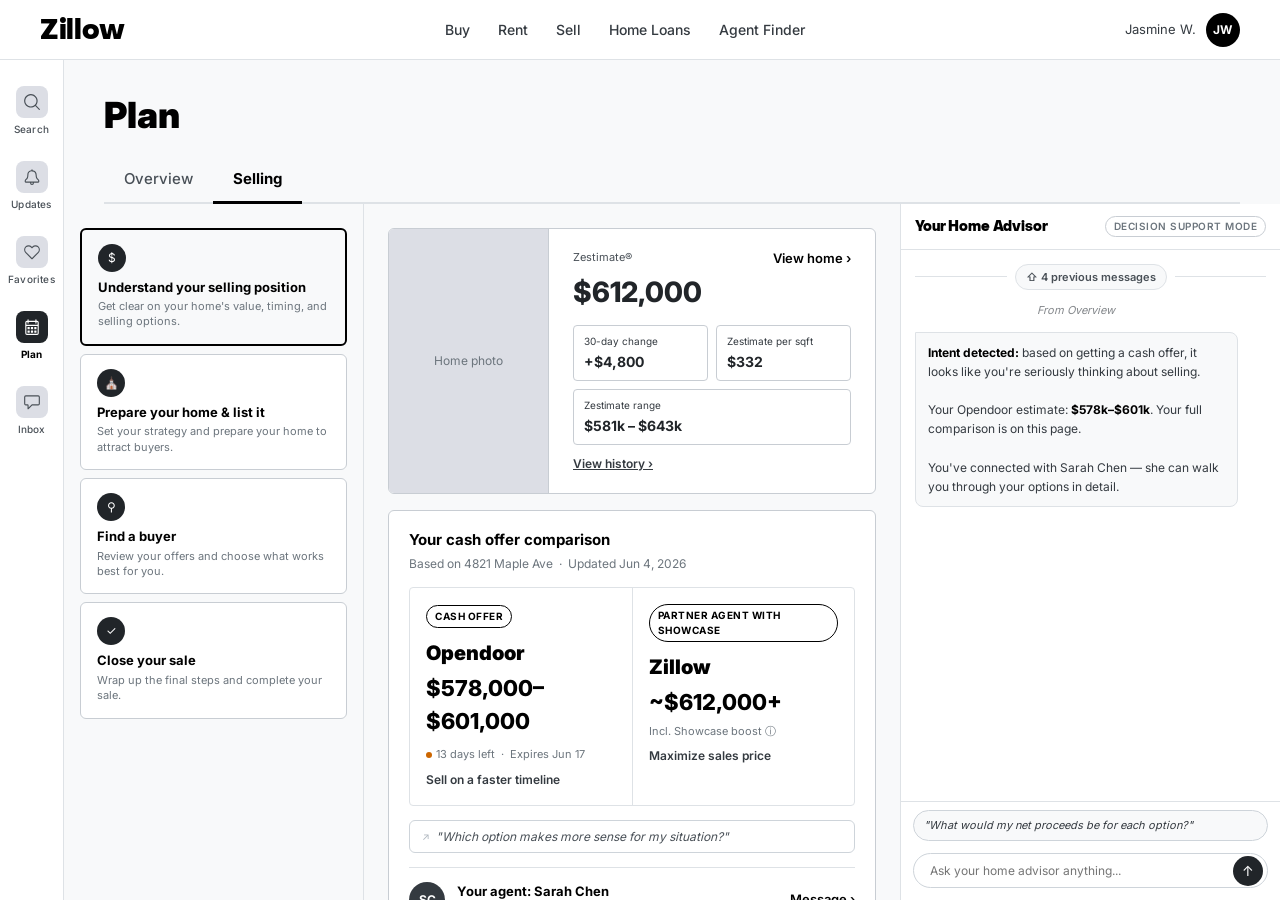
<file: plan-selling.html>
<!DOCTYPE html>
<html lang="en">
<head>
  <meta charset="UTF-8">
  <title>Plan — Selling — Zillow</title>
  <link rel="stylesheet" href="design-system.css">
  <style>
    *, *::before, *::after { box-sizing: border-box; margin: 0; padding: 0; }
    html, body { height: 100%; overflow: hidden; }
    body { font-family: var(--font-ui, -apple-system, BlinkMacSystemFont, "Segoe UI", sans-serif);
    -webkit-font-smoothing: antialiased; background: #F8F9FA; color: #343A40; display: flex; flex-direction: column; overflow: hidden; }
    a { color: #000000; text-decoration: underline; }
    a:hover { opacity: 0.7; }

    /* ── GLOBAL NAV ── */
    .global-nav { background: #ffffff; border-bottom: 1px solid #DEE2E6; padding: 0 40px; height: 60px; display: flex; align-items: center; justify-content: space-between; flex-shrink: 0; position: relative; z-index: 200; }
    .global-nav-wordmark { font-size: 28px; font-weight: 900; color: #000000; letter-spacing: -1px; text-decoration: none; }
    .global-nav-links { display: flex; gap: 28px; }
    .global-nav-links a { font-size: 14px; font-weight: 500; color: #343A40; text-decoration: none; }
    .global-nav-links a:hover { color: #000000; opacity: 1; }
    .global-nav-user { display: flex; align-items: center; gap: 10px; position: relative; }
    .global-nav-name { font-size: 13px; color: #343A40; }
    .global-nav-avatar { width: 34px; height: 34px; border-radius: 50%; background: #000000; color: #ffffff; display: flex; align-items: center; justify-content: center; font-size: 12px; font-weight: 700; cursor: pointer; user-select: none; }
    .user-menu { position: absolute; top: 44px; right: 0; background: #ffffff; border: 1px solid #DEE2E6; border-radius: 4px; box-shadow: 0 4px 16px rgba(0,0,0,0.12); min-width: 220px; z-index: 300; padding: 4px 0; }
    .user-menu a { display: block; padding: 11px 20px; font-size: 14px; font-weight: 700; color: #000000; text-decoration: none; }
    .user-menu a:hover { background: #F8F9FA; opacity: 1; }
    .user-menu a.active { background: #D0D2DD; }
    .user-menu-divider { height: 1px; background: #DEE2E6; margin: 4px 0; }

    /* ── APP SHELL ── */
    .app-shell { flex: 1; min-height: 0; display: flex; flex-direction: row; overflow: hidden; }

    /* ── LEFT ICON NAV ── */
    .icon-nav { width: 64px; flex-shrink: 0; height: 100%; background: #ffffff; border-right: 1px solid #DEE2E6; display: flex; flex-direction: column; align-items: center; padding-top: 16px; gap: 4px; }
    .icon-nav-item { display: flex; flex-direction: column; align-items: center; gap: 4px; padding: 10px 0; width: 100%; cursor: pointer; text-decoration: none; }
    .icon-nav-item:hover { background: #F8F9FA; opacity: 1; }
    .icon-glyph { width: 28px; height: 28px; border-radius: 50%; background: #DCDEE5; display: flex; align-items: center; justify-content: center; font-size: 14px; color: #495057; }
    .icon-label { font-size: 10px; color: #495057; font-weight: 500; }
    .icon-nav-item.active .icon-glyph { background: #212529; color: #ffffff; }
    .icon-nav-item.active .icon-label { color: #000000; font-weight: 700; }

    /* ── PAGE WRAPPER ── */
    .page-wrapper { flex: 1; min-width: 0; display: flex; flex-direction: column; overflow: hidden; }

    /* ── PAGE HEADER ── */
    .page-header { flex-shrink: 0; padding: 28px 40px 0; background: #F8F9FA; }
    .page-title { font-size: 36px; font-weight: 900; color: #000000; margin-bottom: 16px; }
    .tab-bar { display: flex; gap: 0; border-bottom: 2px solid #DEE2E6; }
    .plan-tab { font-size: 15px; font-weight: 500; color: #495057; padding: 10px 20px; text-decoration: none; border-bottom: 3px solid transparent; margin-bottom: -2px; }
    .plan-tab.active { color: #000000; font-weight: 700; border-bottom-color: #000000; }
    .plan-tab:hover { color: #343A40; opacity: 1; }

    /* ── PAGE BODY: milestones | content | voyager ── */
    .page-body { flex: 1; min-height: 0; display: grid; grid-template-columns: 300px 1fr 380px; }

    /* ── MILESTONE COLUMN ── */
    .milestone-col { overflow-y: auto; padding: 24px 16px; border-right: 1px solid #DEE2E6; background: #F8F9FA; }
    .milestone-list { display: flex; flex-direction: column; gap: 8px; }
    .milestone-item { background: #ffffff; border: 1px solid #C8CDD3; border-radius: 6px; padding: 14px 16px; cursor: pointer; text-decoration: none; display: block; }
    .milestone-item.active { border: 2px solid #000000; background: #F8F9FA; }
    .milestone-item:hover { background: #F8F9FA; opacity: 1; }
    .milestone-icon { width: 28px; height: 28px; border-radius: 50%; background: #212529; display: flex; align-items: center; justify-content: center; margin-bottom: 6px; font-size: 12px; color: #ffffff; }
    .milestone-name { font-size: 13px; font-weight: 700; color: #000000; margin-bottom: 2px; }
    .milestone-sub { font-size: 11px; color: #6C757D; line-height: 1.4; }

    /* ── MAIN CONTENT COLUMN ── */
    .main-col { overflow-y: auto; padding: 24px 24px 40px; min-width: 0; }

    /* Home value card */
    .home-value-card { background: #ffffff; border: 1px solid #C8CDD3; color: #212529; border-radius: 6px; overflow: hidden; margin-bottom: 16px; display: grid; grid-template-columns: 160px 1fr; gap: 0; align-items: stretch; }
    .home-photo { background: #DCDEE5; border-right: 1px solid #C8CDD3; display: flex; align-items: center; justify-content: center; font-size: 12px; color: #6C757D; }
    .hv-label { font-size: 11px; color: #495057; margin-bottom: 4px; }
    .hv-value { font-size: 28px; font-weight: 800; color: #212529; margin-bottom: 12px; }
    .hv-stats { display: grid; grid-template-columns: 1fr 1fr; gap: 8px; }
    .hv-stat { background: #ffffff; border: 1px solid #C8CDD3; border-radius: 4px; padding: 8px 10px; }
    .hv-stat-label { font-size: 10px; color: #343A40; margin-bottom: 2px; }
    .hv-stat-value { font-size: 14px; font-weight: 700; color: #212529; }
    .hv-link { margin-top: 10px; font-size: 12px; color: #495057; }

    /* Comparison module */
    .comparison-module { background: #ffffff; border: 1px solid #C8CDD3; border-radius: 6px; padding: 18px 20px; margin-bottom: 16px; }
    .comparison-module-title { font-size: 15px; font-weight: 700; color: #000000; margin-bottom: 3px; }
    .comparison-module-sub { font-size: 12px; color: #6C757D; margin-bottom: 14px; }
    .comparison-cols { display: flex; gap: 0; align-items: stretch; border: 1px solid #DEE2E6; border-radius: 4px; overflow: hidden; }
    .comparison-divider { width: 1px; background: #DEE2E6; flex-shrink: 0; }
    .comparison-pill { display: inline-block; font-size: 10px; font-weight: 700; text-transform: uppercase; letter-spacing: 0.5px; padding: 3px 8px; border-radius: 20px; border: 1px solid #000000; color: #000000; margin-bottom: 10px; }
    .comparison-brand { font-size: 20px; font-weight: 900; color: #000000; margin-bottom: 4px; }
    .comparison-price { font-size: 22px; font-weight: 800; color: #000000; margin-bottom: 4px; }
    .comparison-meta { font-size: 11px; color: #6C757D; margin-bottom: 8px; }
    .comparison-tagline { font-size: 12px; color: #343A40; font-weight: 600; }
    .comparison-cta { display: block; background: #212529; color: #ffffff; font-size: 14px; font-weight: 700; padding: 12px 20px; border-radius: 4px; text-decoration: none; text-align: center; margin-top: 14px; }
    .comparison-cta:hover { background: #343A40; opacity: 1; }
    .comparison-col { flex: 1; padding: 16px; cursor: pointer; }
    .comparison-col:hover { background: rgba(0,0,0,0.02); }
    .comparison-col.selected { background: transparent; border: 2px solid #000000; border-radius: 4px; }
    .comparison-module.active { background: #ffffff; border: 1px solid #C8CDD3; }
    .comparison-module.active .comparison-cols { border-color: #C8CDD3; }
    .comparison-module.active .comparison-divider { background: #C8CDD3; }
    .comparison-expiry { display: inline-flex; align-items: center; gap: 4px; font-size: 11px; color: #6C757D; margin-bottom: 8px; cursor: pointer; }
    .comparison-expiry-dot { width: 6px; height: 6px; border-radius: 50%; background: #cc6600; flex-shrink: 0; }
    .comparison-expiry:hover { color: #343A40; }
    .comparison-decide-chip { width: 100%; margin-top: 14px; background: transparent; border: 1px solid #CED4DA; border-radius: 6px; padding: 8px 12px; font-size: 12px; color: #495057; font-style: italic; cursor: pointer; text-align: left; font-family: inherit; display: flex; align-items: center; gap: 6px; }
    .comparison-decide-chip::before { content: "↗"; font-style: normal; font-size: 10px; color: #ADB5BD; }
    .comparison-decide-chip:hover { background: #F8F9FA; }

    /* Content rows */
    .content-row { background: #ffffff; border: 1px solid #DEE2E6; border-radius: 6px; padding: 16px 18px; margin-bottom: 8px; display: flex; gap: 14px; align-items: flex-start; }
    .content-row-icon { width: 32px; height: 32px; border-radius: 50%; background: #DEE2E6; flex-shrink: 0; display: flex; align-items: center; justify-content: center; font-size: 14px; color: #495057; }
    .content-row-body { flex: 1; }
    .content-row-title { font-size: 14px; font-weight: 700; color: #000000; margin-bottom: 3px; }
    .content-row-desc { font-size: 13px; color: #495057; line-height: 1.5; }
    .btn-outline { display: inline-block; margin-top: 8px; border: 1.5px solid #212529; border-radius: 4px; padding: 7px 16px; font-size: 13px; font-weight: 600; color: #212529; text-decoration: none; }
    .btn-outline:hover { background: #F8F9FA; opacity: 1; }

    /* Demand discovery module */
    .demand-module { background: #ffffff; border: 1px solid #DEE2E6; border-radius: 6px; padding: 18px 20px; margin-bottom: 16px; transition: border-left 0.15s; }
    .demand-module.active { background: #ffffff; border: 1px solid #C8CDD3; }
    .demand-module-title { font-size: 15px; font-weight: 700; color: #000000; margin-bottom: 3px; }
    .demand-module-sub { font-size: 12px; color: #6C757D; margin-bottom: 18px; }
    .demand-chart { display: flex; flex-direction: column; gap: 14px; margin-bottom: 14px; }
    .demand-row { display: flex; flex-direction: column; gap: 4px; cursor: pointer; padding: 6px 8px; border-radius: 4px; margin: 0 -8px; }
    .demand-row:hover { background: rgba(0,0,0,0.04); }
    .demand-row.selected { background: transparent; border: 2px solid #000000; border-radius: 4px; }
    .demand-row-header { display: flex; justify-content: space-between; align-items: baseline; }
    .demand-metric { font-size: 12px; font-weight: 600; color: #495057; }
    .demand-number { font-size: 14px; font-weight: 800; color: #000000; }
    .demand-track { display: flex; height: 20px; border-radius: 3px; overflow: hidden; width: 100%; }
    .demand-bar.cash { background: #CED4DA; flex-shrink: 0; width: 20px; }
    .demand-bar.zillow { background: #343A40; flex: 1; }
    .demand-legend { display: flex; gap: 16px; margin-bottom: 14px; }
    .demand-legend-item { display: flex; align-items: center; gap: 6px; font-size: 11px; color: #495057; }
    .demand-legend-dot { width: 10px; height: 10px; border-radius: 2px; flex-shrink: 0; }
    .demand-footnote { font-size: 11px; color: #ADB5BD; margin-bottom: 14px; line-height: 1.5; }
    .demand-prompts { display: flex; flex-direction: column; gap: 5px; margin-bottom: 14px; }
    .demand-prompt-chip { background: transparent; border: 1px solid #CED4DA; border-radius: 6px; padding: 6px 10px; font-size: 11px; color: #495057; font-style: italic; cursor: pointer; text-align: left; font-family: inherit; line-height: 1.4; display: flex; align-items: center; gap: 6px; }
    .demand-prompt-chip:hover { background: rgba(0,0,0,0.04); }
    .demand-prompt-chip::before { content: "↗"; font-style: normal; font-size: 10px; color: #ADB5BD; flex-shrink: 0; }
    .demand-cta { display: flex; align-items: center; gap: 12px; background: #F8F9FA; border: 1px solid #DEE2E6; border-radius: 6px; padding: 12px 14px; text-decoration: none; }
    .demand-cta-check { width: 28px; height: 28px; background: #000000; border-radius: 4px; flex-shrink: 0; display: flex; align-items: center; justify-content: center; color: #ffffff; font-size: 14px; }
    .demand-cta-text { font-size: 13px; color: #343A40; line-height: 1.4; }
    .demand-cta-text strong { color: #000000; text-decoration: underline; }

    /* ── VOYAGER SIDEBAR ── */
    .voyager-sidebar { border-left: 1px solid #DEE2E6; display: flex; flex-direction: column; background: #ffffff; min-height: 0; }
    .voyager-panel { flex: 1; min-height: 0; display: flex; flex-direction: column; overflow: hidden; }
    .voyager-panel-header { padding: 12px 14px; border-bottom: 1px solid #DEE2E6; flex-shrink: 0; display: flex; align-items: center; justify-content: space-between; }
    .voyager-panel-title { font-size: 12px; font-weight: 800; color: #000000; }
    .voyager-panel-mode { font-size: 10px; color: #ADB5BD; }
    .voyager-messages { flex: 1; min-height: 0; overflow-y: auto; padding: 14px; display: flex; flex-direction: column; gap: 12px; }
    .voyager-messages > * { flex-shrink: 0; }
    .chat-history-toggle { display: flex; align-items: center; gap: 8px; cursor: pointer; user-select: none; align-self: stretch; }
    .chat-history-toggle-line { flex: 1; height: 1px; background: #DEE2E6; }
    .chat-history-toggle-btn { font-size: 11px; font-weight: 600; color: #495057; background: #F8F9FA; border: 1px solid #DEE2E6; border-radius: 20px; padding: 4px 10px; white-space: nowrap; flex-shrink: 0; }
    .chat-history-toggle:hover .chat-history-toggle-btn { background: #E9ECEF; color: #343A40; }
    .chat-history-items { display: none; flex-direction: column; gap: 12px; align-self: stretch; }
    .chat-history-items.open { display: flex; }
    .msg-voyager { background: #F8F9FA; border: 1px solid #DEE2E6; border-radius: 0 8px 8px 8px; padding: 10px 12px; font-size: 12px; color: #343A40; line-height: 1.6; align-self: flex-start; max-width: 92%; }
    .msg-voyager strong { color: #000000; }
    .msg-voyager-demand { background: #D0D2DD; border: 1px solid #C8CDD3; border-radius: 0 8px 8px 8px; padding: 10px 12px; font-size: 12px; color: #343A40; line-height: 1.6; align-self: flex-start; max-width: 92%; animation: demandPulse 0.6s ease-out; }
    @keyframes demandPulse {
      0%   { box-shadow: 0 0 0 0 rgba(0,0,0,0.15); }
      50%  { box-shadow: 0 0 0 6px rgba(0,0,0,0.06); }
      100% { box-shadow: 0 0 0 0 rgba(0,0,0,0); }
    }
    .msg-user { background: #000000; color: #ffffff; border-radius: 8px 0 8px 8px; padding: 10px 12px; font-size: 12px; line-height: 1.6; align-self: flex-end; max-width: 85%; }
    .msg-cta { display: block; background: #212529; color: #ffffff; font-size: 12px; font-weight: 700; padding: 9px 12px; border-radius: 4px; text-decoration: none; text-align: center; margin-top: 10px; }
    .msg-cta:hover { background: #343A40; opacity: 1; }
    .msg-module-link { font-size: 12px; font-weight: 600; color: #000000; text-decoration: none; display: block; padding: 2px 0; }
    .msg-module-link:hover { opacity: 0.7; }
    .voyager-bottom { flex-shrink: 0; border-top: 1px solid #DEE2E6; background: #ffffff; }
    .voyager-suggestions { padding: 8px 12px 4px; display: flex; flex-direction: column; gap: 5px; }
    .suggested-q { background: #F8F9FA; border: 1px solid #CED4DA; border-radius: 6px; padding: 7px 10px; font-size: 11px; color: #343A40; font-style: italic; cursor: pointer; text-align: left; font-family: inherit; white-space: normal; line-height: 1.4; width: 100%; }
    .suggested-q:hover { background: #E9ECEF; }
    .voyager-input-row { padding: 8px 12px 12px; }
    .voyager-input-wrap { position: relative; display: flex; align-items: center; }
    .voyager-input { width: 100%; border: 1.5px solid #CED4DA; border-radius: 20px; padding: 9px 44px 9px 16px; font-size: 12px; font-family: inherit; outline: none; }
    .voyager-input:focus { border-color: #000000; }
    .voyager-send { position: absolute; right: 5px; width: 30px; height: 30px; border-radius: 50%; background: #212529; border: none; cursor: pointer; display: flex; align-items: center; justify-content: center; flex-shrink: 0; font-size: 14px; color: #ffffff; }

    /* ── CONSTELLATION OVERRIDES ── */
    /* Object Sans on brand text */
    .global-nav-wordmark,
    .price-large, .value-card-amount, .market-index-score,
    .equity-item strong, .section-heading, .hero-headline,
    h1, h2, h3 {
      font-family: "Object Sans", "Inter", sans-serif !important;
      letter-spacing: -0.01em;
    }
    /* Inter on everything else */
    body, input, button, select, textarea {
      font-family: "Inter", -apple-system, BlinkMacSystemFont, "Segoe UI", sans-serif;
    }
    /* Pill buttons */
    .btn, .btn-black, .btn-sm, .sidebar-cta-btn, .msg-cta,
    .btn-outline-sm, .search-btn {
      border-radius: 999px !important;
      font-family: "Inter", sans-serif;
      font-weight: 600;
    }
    /* Pill Voyager chips */
    .suggested-q {
      border-radius: 999px !important;
    }
    /* Rounded-rect icon glyph (not circle) */
    .icon-glyph {
      border-radius: 8px !important;
      width: 32px !important;
      height: 32px !important;
    }
    /* Voyager mode badge as pill */
    .voyager-panel-mode {
      border: 1px solid #C8CDD3;
      border-radius: 999px;
      padding: 2px 8px;
      font-size: 10px;
      font-weight: 600;
      text-transform: uppercase;
      letter-spacing: 0.05em;
      color: #6C757D;
    }
    /* Voyager title — Object Sans */
    .voyager-panel-title {
      font-family: "Object Sans", "Inter", sans-serif;
      font-size: 14px;
      font-weight: 900;
      letter-spacing: -0.01em;
      color: #000;
    }
    /* AI module head */
    .ai-blurb-label, .ai-module-head {
      font-family: "Object Sans", "Inter", sans-serif;
      font-size: 14px;
      font-weight: 900;
      letter-spacing: -0.01em;
    }
    /* Intent chips — pill */
    .intent-chip {
      border-radius: 999px !important;
    }
    /* Avatar — pill */
    .global-nav-avatar {
      border-radius: 999px !important;
    }
    /* Sidebar floating card treatment */
    .sidebar {
      border-left: none !important;
      margin: 16px 16px 16px 0;
      border: 1px solid #C8CDD3 !important;
      border-radius: 8px !important;
      box-shadow: 0 8px 28px rgba(17,17,22,0.10) !important;
      overflow: hidden;
    }
    /* Modal inner — rounded card with gap from viewport edges */
    .page-body-wrapper {
      padding: 16px !important;
      gap: 16px !important;
    }
    .modal-drawer-inner {
      border-radius: 8px !important;
      border: 1px solid #C8CDD3 !important;
      box-shadow: 0 8px 28px rgba(17,17,22,0.10) !important;
    }
  </style>
</head>
<body>

  <header class="global-nav">
    <a href="index.html" class="global-nav-wordmark" style="text-decoration:none;">Zillow</a>
    <nav class="global-nav-links">
      <a href="#">Buy</a>
      <a href="#">Rent</a>
      <a href="#">Sell</a>
      <a href="#">Home Loans</a>
      <a href="#">Agent Finder</a>
    </nav>
    <div class="global-nav-user">
      <span class="global-nav-name">Jasmine W.</span>
      <div class="global-nav-avatar" id="nav-avatar" onclick="toggleUserMenu()">JW</div>
      <div id="user-menu" class="user-menu" style="display:none;">
        <a href="nfshdp-postclaim.html" class="active">Your homes</a>
        <a href="#">Your team</a>
        <div class="user-menu-divider"></div>
        <a href="#">Saved homes</a>
        <a href="#">Saved searches</a>
        <a href="#">Recently viewed</a>
        <a href="#">Tours</a>
        <div class="user-menu-divider"></div>
        <a href="#">Applications</a>
        <a href="#">Your rental</a>
        <div class="user-menu-divider"></div>
        <a href="#">Account settings</a>
        <a href="#">Sign out</a>
      </div>
    </div>
  </header>

  <div class="app-shell">

  <!-- Left icon nav -->
    <nav class="icon-nav">
    <a href="index.html" class="icon-nav-item">
      <div class="icon-glyph"><svg xmlns="http://www.w3.org/2000/svg" aria-hidden="true" viewBox="0 0 32 32" width="18" height="18" fill="currentColor" style="display:block;"><path d="m29.71 28.29-6.55-6.55a12 12 0 1 0-1.41 1.41l6.55 6.55a1 1 0 0 0 1.42 0 1 1 0 0 0-.01-1.41zM14 24a10 10 0 1 1 10-10 10 10 0 0 1-10 10z"></path></svg></div>
      <span class="icon-label">Search</span>
    </a>
    <a href="#" class="icon-nav-item">
      <div class="icon-glyph"><svg xmlns="http://www.w3.org/2000/svg" aria-hidden="true" viewBox="0 0 32 32" width="18" height="18" fill="currentColor" style="display:block;"><path d="M24.36 12.54A8.53 8.53 0 0 0 17 4.07S17 4 17 4V3a1 1 0 0 0-2 0v1.06a8.29 8.29 0 0 0-7.37 8.19c0 8.23-4.64 6.47-4.64 11v.92A1.84 1.84 0 0 0 4.86 26h7.69a4 4 0 0 0-.05.5 3.5 3.5 0 0 0 7 0 4 4 0 0 0-.05-.5h7.69A1.84 1.84 0 0 0 29 24.17v-.92c0-4.48-4.53-2.81-4.64-10.71Zm-6.86 14a1.5 1.5 0 0 1-3 0 1.64 1.64 0 0 1 .09-.5h2.82a1.64 1.64 0 0 1 .09.46ZM27 24H5v-.75c0-1.06.3-1.34 1.18-2.17 1.82-1.71 3.46-3.67 3.46-8.83A6.31 6.31 0 0 1 16 6h.56a6.57 6.57 0 0 1 5.8 6.54c.07 5.35 2 7.18 3.46 8.52.88.83 1.18 1.11 1.18 2.17Z"></path></svg></div>
      <span class="icon-label">Updates</span>
    </a>
    <a href="#" class="icon-nav-item">
      <div class="icon-glyph"><svg xmlns="http://www.w3.org/2000/svg" aria-hidden="true" viewBox="0 0 32 32" width="18" height="18" fill="currentColor" style="display:block;"><path d="M27.66 6.19a7.85 7.85 0 0 0-11 .13L16 7l-.65-.66a7.85 7.85 0 0 0-11-.13 8.23 8.23 0 0 0 .09 11.59l.42.42L15.29 28.7a1 1 0 0 0 1.42 0l10.44-10.5.42-.42a8.23 8.23 0 0 0 .09-11.59zm-1.42 10.06-.52.52L16 26.55l-9.72-9.78-.52-.52A6.15 6.15 0 0 1 4 13.19a5.91 5.91 0 0 1 1.62-5.43 5.81 5.81 0 0 1 4.67-1.71 6 6 0 0 1 3.78 1.87l.5.5 1.08 1.08a.5.5 0 0 0 .7 0l1.08-1.08.5-.5a6 6 0 0 1 3.78-1.87 5.81 5.81 0 0 1 4.67 1.71A5.91 5.91 0 0 1 28 13.19a6.15 6.15 0 0 1-1.76 3.06z"></path></svg></div>
      <span class="icon-label">Favorites</span>
    </a>
    <a href="plan-overview.html" class="icon-nav-item active">
      <div class="icon-glyph"><svg xmlns="http://www.w3.org/2000/svg" aria-hidden="true" viewBox="0 0 32 32" width="18" height="18" fill="currentColor" style="display:block;"><rect width="4" height="4" x="8" y="16" rx=".5"></rect><rect width="4" height="4" x="20" y="16" rx=".5"></rect><rect width="4" height="4" x="14" y="16" rx=".5"></rect><rect width="4" height="4" x="8" y="22" rx=".5"></rect><rect width="4" height="4" x="20" y="22" rx=".5"></rect><rect width="4" height="4" x="14" y="22" rx=".5"></rect><path d="M25 5h-1V3a1 1 0 0 0-2 0v2H10V3a1 1 0 0 0-2 0v2H7a3 3 0 0 0-3 3v19a3 3 0 0 0 3 3h18a3 3 0 0 0 3-3V8a3 3 0 0 0-3-3zM7 7h1v2a1 1 0 0 0 2 0V7h12v2a1 1 0 0 0 2 0V7h1a1 1 0 0 1 1 1v4H6V8a1 1 0 0 1 1-1zm18 21H7a1 1 0 0 1-1-1V14h20v13a1 1 0 0 1-1 1z"></path></svg></div>
      <span class="icon-label">Plan</span>
    </a>
    <a href="#" class="icon-nav-item">
      <div class="icon-glyph"><svg xmlns="http://www.w3.org/2000/svg" aria-hidden="true" viewBox="0 0 32 32" width="18" height="18" fill="currentColor" style="display:block;"><path d="M27 4H5a3 3 0 0 0-3 3v12a3 3 0 0 0 3 3h3v6a1 1 0 0 0 0 .4 1 1 0 0 0 .6.5 1 1 0 0 0 .8 0 1 1 0 0 0 .3-.2l6.7-6.7H27a3 3 0 0 0 3-3V7a3 3 0 0 0-3-3zm1 15a1 1 0 0 1-1 1H16a1 1 0 0 0-.7.3L10 25.6V22a2 2 0 0 0-2-2H5a1 1 0 0 1-1-1V7a1 1 0 0 1 1-1h22a1 1 0 0 1 1 1z"></path></svg></div>
      <span class="icon-label">Inbox</span>
    </a>
  </nav>

  <div class="page-wrapper">

    <!-- Page header -->
    <div class="page-header">
      <div class="page-title">Plan</div>
      <div class="tab-bar">
        <a href="plan-overview.html" class="plan-tab">Overview</a>
        <a href="plan-selling.html" class="plan-tab active">Selling</a>
      </div>
    </div>

    <!-- Page body -->
    <div class="page-body">

      <!-- Milestone list column -->
      <div class="milestone-col">
        <div class="milestone-list">
          <a href="#" class="milestone-item active">
            <div class="milestone-icon">$</div>
            <div class="milestone-name">Understand your selling position</div>
            <div class="milestone-sub">Get clear on your home's value, timing, and selling options.</div>
          </a>
          <a href="#" class="milestone-item">
            <div class="milestone-icon">&#9962;</div>
            <div class="milestone-name">Prepare your home &amp; list it</div>
            <div class="milestone-sub">Set your strategy and prepare your home to attract buyers.</div>
          </a>
          <a href="#" class="milestone-item">
            <div class="milestone-icon">&#9906;</div>
            <div class="milestone-name">Find a buyer</div>
            <div class="milestone-sub">Review your offers and choose what works best for you.</div>
          </a>
          <a href="#" class="milestone-item">
            <div class="milestone-icon">&#10003;</div>
            <div class="milestone-name">Close your sale</div>
            <div class="milestone-sub">Wrap up the final steps and complete your sale.</div>
          </a>
        </div>
      </div>

      <!-- Main content column -->
      <main class="main-col">

        <!-- Home value card -->
        <div class="home-value-card">
          <div class="home-photo">Home photo</div>
          <div style="padding: 20px 24px;">
            <div style="display:flex; align-items:center; justify-content:space-between; margin-bottom:2px;">
              <div class="hv-label">Zestimate&reg;</div>
              <a href="nfshdp-postclaim.html" style="font-size:13px; font-weight:600; color:#000; text-decoration:none;">View home &rsaquo;</a>
            </div>
            <div class="hv-value">$612,000</div>
            <div class="hv-stats">
              <div class="hv-stat">
                <div class="hv-stat-label">30-day change</div>
                <div class="hv-stat-value">+$4,800</div>
              </div>
              <div class="hv-stat">
                <div class="hv-stat-label">Zestimate per sqft</div>
                <div class="hv-stat-value">$332</div>
              </div>
              <div class="hv-stat" style="grid-column: 1 / -1;">
                <div class="hv-stat-label">Zestimate range</div>
                <div class="hv-stat-value">$581k – $643k</div>
              </div>
            </div>
            <div class="hv-link"><a href="nfshdp-postclaim.html" style="color:#343A40; font-size:12px; font-weight:600;">View history &rsaquo;</a></div>
          </div>
        </div>

        <!-- Cash offer comparison module -->
        <div id="comparison-module" class="comparison-module" onmouseleave="deactivateModule('comparison-module')">
          <div class="comparison-module-title">Your cash offer comparison</div>
          <div class="comparison-module-sub">Based on 4821 Maple Ave &nbsp;&middot;&nbsp; Updated Jun 4, 2026</div>
          <div class="comparison-cols">
            <div class="comparison-col" id="col-opendoor" onclick="comparisonColClick('opendoor')">
              <div class="comparison-pill">Cash offer</div>
              <div class="comparison-brand">Opendoor</div>
              <div class="comparison-price">$578,000–$601,000</div>
              <div class="comparison-expiry" onclick="expiryClick(event)">
                <span class="comparison-expiry-dot"></span>
                13 days left &nbsp;·&nbsp; Expires Jun 17
              </div>
              <div class="comparison-tagline">Sell on a faster timeline</div>
            </div>
            <div class="comparison-divider"></div>
            <div class="comparison-col" id="col-zillow" onclick="comparisonColClick('zillow')">
              <div class="comparison-pill">Partner agent with Showcase</div>
              <div class="comparison-brand">Zillow</div>
              <div class="comparison-price">~$612,000+</div>
              <div class="comparison-meta">Incl. Showcase boost &#9432;</div>
              <div class="comparison-tagline">Maximize sales price</div>
            </div>
          </div>
          <button class="comparison-decide-chip" onclick="comparisonDecideClick()">"Which option makes more sense for my situation?"</button>
          <div style="margin-top:14px; padding-top:14px; border-top:1px solid #DEE2E6; display:flex; align-items:center; gap:12px;">
            <div style="width:36px; height:36px; border-radius:50%; background:#343A40; display:flex; align-items:center; justify-content:center; font-size:12px; font-weight:700; color:#fff; flex-shrink:0;">SC</div>
            <div>
              <div style="font-size:13px; font-weight:700; color:#000;">Your agent: Sarah Chen</div>
              <div style="font-size:11px; color:#6C757D;">Connected &nbsp;·&nbsp; Responds in under 1 hour</div>
            </div>
            <a href="#" style="margin-left:auto; font-size:13px; font-weight:600; color:#000;">Message &rsaquo;</a>
          </div>
        </div>

        <!-- Demand discovery module — shown only when cash offer comparison is present -->
        <div id="demand-module" class="demand-module" onmouseleave="deactivateModule('demand-module')">
          <div class="demand-module-title">A cash offer reaches one buyer. A Zillow listing reaches the market.</div>
          <div class="demand-module-sub">Buyer activity on 3 bed homes in 98103 this month</div>

          <div class="demand-legend">
            <div class="demand-legend-item"><div class="demand-legend-dot" style="background:#CED4DA;"></div> Cash offer</div>
            <div class="demand-legend-item"><div class="demand-legend-dot" style="background:#343A40;"></div> Zillow listing</div>
          </div>

          <div class="demand-chart">
            <div class="demand-row" onclick="demandMetricClick('views')">
              <div class="demand-row-header">
                <span class="demand-metric">Views</span>
                <span class="demand-number">1,847</span>
              </div>
              <div class="demand-track">
                <div class="demand-bar cash"></div>
                <div class="demand-bar zillow"></div>
              </div>
            </div>
            <div class="demand-row" onclick="demandMetricClick('saves')">
              <div class="demand-row-header">
                <span class="demand-metric">Saves</span>
                <span class="demand-number">312</span>
              </div>
              <div class="demand-track" style="width:65%;">
                <div class="demand-bar cash"></div>
                <div class="demand-bar zillow"></div>
              </div>
            </div>
            <div class="demand-row" onclick="demandMetricClick('shares')">
              <div class="demand-row-header">
                <span class="demand-metric">Shares</span>
                <span class="demand-number">94</span>
              </div>
              <div class="demand-track" style="width:38%;">
                <div class="demand-bar cash"></div>
                <div class="demand-bar zillow"></div>
              </div>
            </div>
          </div>

          <div class="demand-footnote">Based on weekly averages for similar listings. Cash offer = 1 buyer, no open market exposure.</div>

          <a href="agent-modal.html" class="demand-cta">
            <div class="demand-cta-check">&#10003;</div>
            <div class="demand-cta-text">Boost reach by up to 75% with a <strong>Showcase listing</strong></div>
          </a>

          <div style="border-top: 1px solid #d0dae6; margin: 14px 0 10px;"></div>

          <div class="demand-prompts">
            <button class="demand-prompt-chip" onclick="demandPromptClick('showcase-boost')">"How does Showcase affect these numbers?"</button>
          </div>
        </div>

        <!-- Additional selling guidance rows -->
        <div class="content-row">
          <div class="content-row-icon">&#9200;</div>
          <div class="content-row-body">
            <div class="content-row-title">Understand market conditions</div>
            <div class="content-row-desc">Home prices, competition, and days on market affect your strategy. Seattle is a neutral market — homes like yours are selling in about 15 days.</div>
          </div>
        </div>

        <div class="content-row">
          <div class="content-row-icon">&#9906;</div>
          <div class="content-row-body">
            <div class="content-row-title">Determine when you might sell</div>
            <div class="content-row-desc">Your timeline shapes your selling approach. Clarify when you'd like to move to better align with your options.</div>
          </div>
        </div>

        <div class="content-row">
          <div class="content-row-icon">&#9685;</div>
          <div class="content-row-body">
            <div class="content-row-title">Understand the selling process</div>
            <div class="content-row-desc">From listing to closing, knowing what to expect reduces surprises. Learn the key steps so you can move forward prepared.</div>
            <a href="#" class="btn-outline">View the process &rsaquo;</a>
          </div>
        </div>

      </main>

      <!-- Voyager right panel -->
      <div class="voyager-sidebar">
        <div class="voyager-panel">
          <div class="voyager-panel-header">
            <span class="voyager-panel-title">Your Home Advisor</span>
            <span class="voyager-panel-mode">Decision support mode</span>
          </div>
          <div class="voyager-messages">

            <!-- Collapsed history from previous surfaces -->
            <div class="chat-history-toggle" onclick="toggleChatHistory(this)">
              <div class="chat-history-toggle-line"></div>
              <div class="chat-history-toggle-btn">&#8679; 4 previous messages</div>
              <div class="chat-history-toggle-line"></div>
            </div>
            <div class="chat-history-items">
              <div class="msg-user">Is now a good time to sell?</div>
              <div class="msg-voyager">
                Seattle is a neutral market — homes like yours are selling in about 15 days. Based on your Zestimate and recent activity, your timing looks solid.
                <a href="nfshdp-postclaim.html" class="msg-module-link" style="margin-top:6px;">&#8594; View: Here's where you stand if you were to sell today</a>
              </div>
              <div class="msg-voyager">
                Welcome to your Plan — this is where everything comes together.<br><br>
                On the <strong>Overview tab</strong> you can track your home's value. The <strong>Selling tab</strong> is where you compare your options and work through the decision with Sarah Chen.
              </div>
            </div>

            <!-- Anchor: most recent message before this surface -->
            <div class="msg-voyager" style="opacity: 0.6; font-size: 11px; font-style: italic; align-self: stretch; text-align: center; background: transparent; border: none; padding: 0;">From Overview</div>

            <!-- New messages for Selling tab -->
            <div class="msg-voyager">
              <strong>Intent detected:</strong> based on getting a cash offer, it looks like you're seriously thinking about selling.<br><br>
              Your Opendoor estimate: <strong>$578k–$601k</strong>. Your full comparison is on this page.<br><br>
              You've connected with Sarah Chen — she can walk you through your options in detail.
            </div>
          </div>
          <div class="voyager-bottom">
            <div class="voyager-suggestions">
              <button class="suggested-q" onclick="typeQuestion(this)">"What would my net proceeds be for each option?"</button>
            </div>
            <div class="voyager-input-row">
              <div class="voyager-input-wrap">
                <input id="voyager-input" class="voyager-input" type="text" placeholder="Ask your home advisor anything...">
                <button class="voyager-send" onclick="sendMessage()">&#8593;</button>
              </div>
            </div>
          </div>
        </div>
      </div>

    </div>
  </div>

  </div><!-- end app-shell -->

  <script>
  function toggleUserMenu() {
    var menu = document.getElementById('user-menu');
    menu.style.display = menu.style.display === 'none' ? 'block' : 'none';
  }
  document.addEventListener('click', function(e) {
    if (!e.target.closest('.global-nav-user')) {
      var menu = document.getElementById('user-menu');
      if (menu) menu.style.display = 'none';
    }
  });

  function scrollMessages() {
    var msgs = document.querySelector('.voyager-messages');
    requestAnimationFrame(function() { msgs.scrollTop = msgs.scrollHeight; });
  }

  function toggleChatHistory(toggle) {
    var items = toggle.nextElementSibling;
    var btn = toggle.querySelector('.chat-history-toggle-btn');
    var isOpen = items.classList.toggle('open');
    btn.innerHTML = isOpen ? '&#8681; Hide history' : '&#8679; 4 previous messages';
  }

  var comparisonInsights = {
    opendoor: 'With Opendoor, you skip the open market entirely. No showings, no contingencies, no waiting. The process typically takes 2–3 weeks from acceptance to close. The tradeoff: you\'re accepting one pre-set price with no ability to negotiate up. The offer expires Jun 17 — after that you\'d need to request a new one, which may come in lower.',
    zillow: 'Listing with Sarah Chen means your home goes live on Zillow with Showcase placement — priority position in search results, larger photos, and an interactive floor plan. You\'d typically see offers within 2–3 weeks in this market. The upside is competition: multiple buyers bidding can push the final price above the $612k estimate. The tradeoff is time and showing prep.'
  };

  var decideState = 0;

  function deactivateModule(id) {
    document.getElementById(id).classList.remove('active');
    document.querySelectorAll('.demand-row').forEach(function(r) { r.classList.remove('selected'); });
    document.querySelectorAll('.comparison-col').forEach(function(c) { c.classList.remove('selected'); });
  }

  function setActiveModule(id) {
    ['comparison-module', 'demand-module'].forEach(function(m) {
      document.getElementById(m).classList.remove('active');
    });
    // Clear all row/column selections when switching modules
    document.querySelectorAll('.demand-row').forEach(function(r) { r.classList.remove('selected'); });
    document.querySelectorAll('.comparison-col').forEach(function(c) { c.classList.remove('selected'); });
    document.getElementById(id).classList.add('active');
  }

  var comparisonLabels = {
    opendoor: 'Tell me about the cash offer option',
    zillow: 'Tell me about listing with a Zillow agent'
  };

  function comparisonColClick(side) {
    setActiveModule('comparison-module');
    document.getElementById('col-' + side).classList.add('selected');
    var msgs = document.querySelector('.voyager-messages');
    var userBubble = document.createElement('div');
    userBubble.className = 'msg-user';
    userBubble.textContent = comparisonLabels[side];
    msgs.appendChild(userBubble);
    var reply = document.createElement('div');
    reply.className = 'msg-voyager-demand';
    reply.textContent = comparisonInsights[side];
    msgs.appendChild(reply);
    scrollMessages();
  }

  function expiryClick(e) {
    e.stopPropagation();
    setActiveModule('comparison-module');
    var msgs = document.querySelector('.voyager-messages');
    var userBubble = document.createElement('div');
    userBubble.className = 'msg-user';
    userBubble.textContent = 'What happens when the offer expires?';
    msgs.appendChild(userBubble);
    var reply = document.createElement('div');
    reply.className = 'msg-voyager-demand';
    reply.textContent = 'Opendoor offers expire on a fixed date — after Jun 17, this offer is gone. You can request a new one, but prices are recalculated at that point and may differ. If you\'re leaning toward the cash offer, the real deadline to decide is a few days before expiry to allow time to review the contract.';
    msgs.appendChild(reply);
    scrollMessages();
  }

  function comparisonDecideClick() {
    setActiveModule('comparison-module');
    var msgs = document.querySelector('.voyager-messages');
    if (decideState === 0) {
      var userBubble = document.createElement('div');
      userBubble.className = 'msg-user';
      userBubble.textContent = 'Which option makes more sense for my situation?';
      msgs.appendChild(userBubble);
      var reply = document.createElement('div');
      reply.className = 'msg-voyager-demand';
      reply.innerHTML = 'Good question — it comes down to one thing: is your priority <strong>speed</strong> or <strong>maximizing your sale price</strong>?';
      msgs.appendChild(reply);
      decideState = 1;

      setTimeout(function() {
        var followUp = document.createElement('div');
        followUp.className = 'msg-voyager-demand';
        followUp.innerHTML = 'If speed: the Opendoor offer gets you to close in ~2 weeks with no showings. If price: listing with Sarah Chen puts your home in front of 1,800+ buyers — competition typically pushes offers above the Zestimate. Based on your timeline, which matters more right now?';
        msgs.appendChild(followUp);
        scrollMessages();
      }, 800);
    }
    scrollMessages();
  }

  var demandInsights = {
    views: 'Views are the top of the funnel — but on Zillow, they convert. A buyer who views your listing has already filtered by bedrooms, price, and location. These aren\'t casual browsers; they\'re qualified. A cash offer skips all of them.',
    saves: 'Saves are the strongest signal short of an offer. A saved home means a buyer is actively comparing it against others — they\'re in decision mode. 312 buyers saved similar homes last month. A cash offer never reaches any of them.',
    shares: 'Shares mean a buyer liked your home enough to show someone else — a partner, a parent, a co-signer. That second person often drives the final decision. 94 shares represents real social proof that a private cash sale never generates.'
  };

  var demandPromptInsights = {
    'saves-intent': 'Saves are a stronger purchase signal than views. When a buyer saves a home, they\'re building a shortlist. The typical Zillow buyer saves 4–7 homes before making an offer — and homes with more saves tend to receive more competitive bids because buyers know others are watching too.',
    'showcase-boost': 'Showcase listings get priority placement at the top of search results, larger photos, and an interactive floor plan. That visibility drives 75% more views on average compared to a standard listing — which means more saves, more shares, and more competing offers. Your agent can list with Showcase from day one.'
  };

  var demandMetricLabels = {
    views: 'What do views tell me?',
    saves: 'What do saves tell me?',
    shares: 'What do shares tell me?'
  };

  function demandMetricClick(metric) {
    setActiveModule('demand-module');
    event.currentTarget.classList.add('selected');

    var msgs = document.querySelector('.voyager-messages');
    var userBubble = document.createElement('div');
    userBubble.className = 'msg-user';
    userBubble.textContent = demandMetricLabels[metric];
    msgs.appendChild(userBubble);
    var reply = document.createElement('div');
    reply.className = 'msg-voyager-demand';
    reply.textContent = demandInsights[metric];
    msgs.appendChild(reply);
    scrollMessages();
  }

  function demandPromptClick(key) {
    setActiveModule('demand-module');

    var msgs = document.querySelector('.voyager-messages');
    var labels = {
      'saves-intent': 'What do saves tell me about buyer intent?',
      'showcase-boost': 'How does Showcase affect these numbers?'
    };
    var userBubble = document.createElement('div');
    userBubble.className = 'msg-user';
    userBubble.textContent = labels[key];
    msgs.appendChild(userBubble);
    var reply = document.createElement('div');
    reply.className = 'msg-voyager-demand';
    reply.textContent = demandPromptInsights[key];
    msgs.appendChild(reply);
    scrollMessages();
  }

  var suggestedReplies = {
    'How does a cash offer compare to listing with an agent?': 'The core tradeoff is certainty vs. reach. Opendoor gives you one offer, fast. A Zillow listing puts your home in front of 1,847+ buyers actively searching in 98103 — and more buyers competing typically means a higher final price. See the buyer demand breakdown on this page for the full picture.'
  };

  function typeQuestion(btn) {
    var val = btn.textContent.replace(/^"|"$/g, '');
    var msgs = document.querySelector('.voyager-messages');
    var userBubble = document.createElement('div');
    userBubble.className = 'msg-user';
    userBubble.textContent = val;
    msgs.appendChild(userBubble);
    var reply = document.createElement('div');
    reply.className = 'msg-voyager';
    reply.innerHTML = suggestedReplies[val] || 'Got it — in the full product, your Home Advisor would respond here based on your home\'s data and context.';
    msgs.appendChild(reply);
    scrollMessages();
  }

  // Hide demand module if cash offer comparison isn't present
  (function() {
    var hasCashOffer = document.querySelector('.comparison-module');
    if (!hasCashOffer) document.getElementById('demand-module').style.display = 'none';
  })();

  function sendMessage() {
    var input = document.getElementById('voyager-input');
    var val = input.value.trim();
    if (!val) return;
    var msgs = document.querySelector('.voyager-messages');
    var userBubble = document.createElement('div');
    userBubble.className = 'msg-user';
    userBubble.textContent = val;
    msgs.appendChild(userBubble);
    var reply = document.createElement('div');
    reply.className = 'msg-voyager';
    reply.textContent = 'Got it — in the full product, your Home Advisor would respond here based on your home\'s data and context.';
    msgs.appendChild(reply);
    input.value = '';
    scrollMessages();
  }

  document.getElementById('voyager-input').addEventListener('keydown', function(e) {
    if (e.key === 'Enter') sendMessage();
  });
  </script>

</body>
</html>
</file>
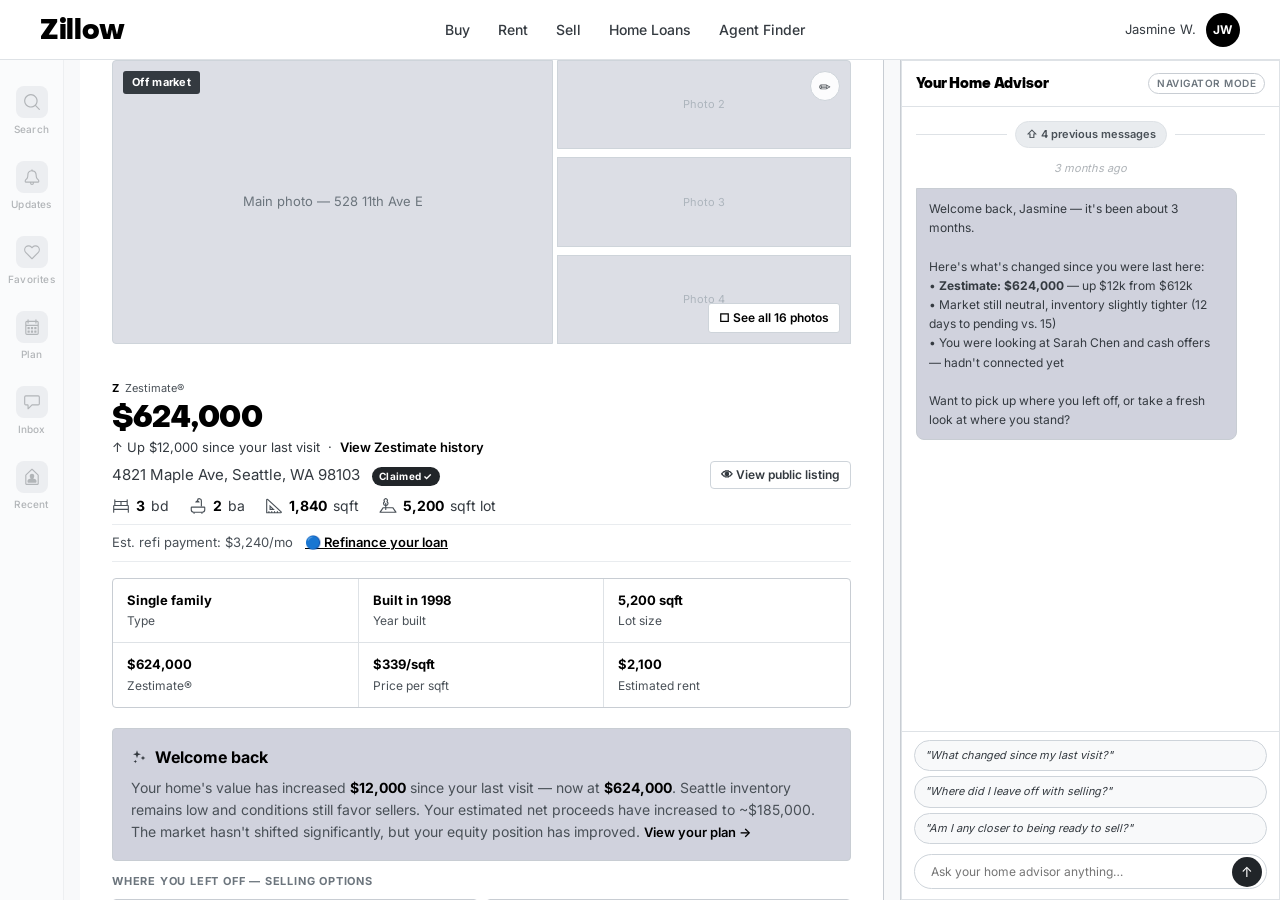
<file: reengagement.html>
<!DOCTYPE html>
<html lang="en">
<head>
  <meta charset="UTF-8">
  <title>Welcome back — 4821 Maple Ave — Zillow</title>
  <link rel="stylesheet" href="design-system.css">
  <style>
    *, *::before, *::after { box-sizing: border-box; margin: 0; padding: 0; }
    html { height: 100%; }
    body { font-family: var(--font-ui, -apple-system, BlinkMacSystemFont, "Segoe UI", sans-serif);
    -webkit-font-smoothing: antialiased; background: #F8F9FA; color: #343A40; display: flex; flex-direction: column; height: 100%; min-height: 0; }
    a { color: #000000; text-decoration: underline; }
    a:hover { opacity: 0.7; }

    /* ── GLOBAL NAV ── */
    .global-nav { background: #ffffff; border-bottom: 1px solid #DEE2E6; padding: 0 40px; height: 60px; display: flex; align-items: center; justify-content: space-between; flex-shrink: 0; position: relative; z-index: 200; }
    .global-nav-wordmark { font-size: 28px; font-weight: 900; color: #000000; letter-spacing: -1px; text-decoration: none; }
    .global-nav-links { display: flex; gap: 28px; }
    .global-nav-links a { font-size: 14px; font-weight: 500; color: #343A40; text-decoration: none; }
    .global-nav-links a:hover { color: #000000; opacity: 1; }
    .global-nav-user { display: flex; align-items: center; gap: 10px; position: relative; }
    .global-nav-name { font-size: 13px; color: #343A40; }
    .global-nav-avatar { width: 34px; height: 34px; border-radius: 50%; background: #000000; color: #ffffff; display: flex; align-items: center; justify-content: center; font-size: 12px; font-weight: 700; cursor: pointer; user-select: none; }
    .user-menu { position: absolute; top: 44px; right: 0; background: #ffffff; border: 1px solid #DEE2E6; border-radius: 4px; box-shadow: 0 4px 16px rgba(0,0,0,0.12); min-width: 220px; z-index: 300; padding: 4px 0; }
    .user-menu a { display: block; padding: 11px 20px; font-size: 14px; font-weight: 700; color: #000000; text-decoration: none; }
    .user-menu a:hover { background: #F8F9FA; opacity: 1; }
    .user-menu a.active { background: #D0D2DD; }
    .user-menu-divider { height: 1px; background: #DEE2E6; margin: 4px 0; }
    .claimed-badge { display: inline-block; background: #212529; color: #ffffff; font-size: 10px; font-weight: 700; padding: 2px 7px; border-radius: 20px; margin-left: 8px; letter-spacing: 0.3px; }

    /* ── APP SHELL ── */
    .app-shell { flex: 1; min-height: 0; display: flex; flex-direction: row; overflow: hidden; }

    /* ── LEFT ICON NAV ── */
    .icon-nav { width: 64px; flex-shrink: 0; height: 100%; background: #ffffff; border-right: 1px solid #DEE2E6; display: flex; flex-direction: column; align-items: center; padding-top: 16px; gap: 4px; pointer-events: none; opacity: 0.4; }
    .icon-nav-item { display: flex; flex-direction: column; align-items: center; gap: 4px; padding: 10px 0; width: 100%; cursor: pointer; text-decoration: none; }
    .icon-nav-item:hover { background: #F8F9FA; opacity: 1; }
    .icon-glyph { width: 28px; height: 28px; border-radius: 50%; background: #DCDEE5; display: flex; align-items: center; justify-content: center; font-size: 14px; color: #495057; }
    .icon-label { font-size: 10px; color: #495057; font-weight: 500; }
    .icon-nav-item.active .icon-glyph { background: #212529; color: #ffffff; }
    .icon-nav-item.active .icon-label { color: #000000; font-weight: 700; }

    /* ── PHOTO SECTION ── */
    .photo-grid { display: grid; grid-template-columns: 3fr 2fr; gap: 4px; height: 284px; align-items: stretch; }
    .photo-hero { grid-row: 1 / 2; grid-column: 1; height: 100%; background: #DCDEE5; border: 1px solid #CED4DA; display: flex; align-items: center; justify-content: center; color: #6C757D; font-size: 13px; position: relative; border-radius: 4px 0 0 4px; }
    .photo-thumb { background: #DCDEE5; border: 1px solid #CED4DA; display: flex; align-items: center; justify-content: center; color: #ADB5BD; font-size: 11px; }
    .off-market-badge { position: absolute; top: 10px; left: 10px; background: #343A40; color: #ffffff; font-size: 11px; font-weight: 700; padding: 3px 9px; border-radius: 3px; letter-spacing: 0.3px; }
    .see-all-photos { position: absolute; bottom: 10px; right: 10px; background: #ffffff; border: 1px solid #CED4DA; color: #000000; font-size: 12px; font-weight: 600; padding: 5px 10px; border-radius: 3px; text-decoration: none; }
    .see-all-photos:hover { background: #F8F9FA; opacity: 1; }
    .photo-right-col { display: flex; flex-direction: column; gap: 8px; height: 100%; }
    .photo-right-col .photo-thumb { flex: 1; min-height: 0; }
    .photo-right-col .photo-thumb:first-child { border-radius: 0 4px 0 0; }

    /* ── TWO-COLUMN LAYOUT ── */
    .page-body-wrapper { flex: 1; min-height: 0; overflow: hidden; display: flex; }
    .modal-drawer { flex: 1; min-width: 0; display: flex; align-items: stretch; justify-content: center; overflow: hidden; }
    .modal-drawer-inner { width: 100%; max-width: 960px; background: #ffffff; display: flex; flex-direction: column; overflow: hidden; box-shadow: 0 4px 32px rgba(0,0,0,0.18); }
    .main-col { flex: 1; min-height: 0; padding: 0 32px 40px; overflow-y: auto; }
    .sidebar { width: 380px; flex-shrink: 0; min-height: 0; display: flex; flex-direction: column; background: #ffffff; border-left: 1px solid #DEE2E6; }

    /* ── WELCOME BACK BANNER ── */
    .welcome-back-banner { background: #D0D2DD; border: 1px solid #C8CDD3; border-radius: 4px; padding: 16px 18px; margin-bottom: 20px; }
    .welcome-back-label { font-size: 10px; font-weight: 800; text-transform: uppercase; letter-spacing: 1px; color: #212529; margin-bottom: 6px; }
    .welcome-back-text { font-size: 13px; color: #343A40; line-height: 1.6; }
    .welcome-back-ctas { display: flex; gap: 8px; margin-top: 12px; flex-wrap: wrap; }
    .btn-black { display: inline-block; background: #212529; color: #ffffff; font-size: 12px; font-weight: 700; padding: 7px 14px; border-radius: 4px; text-decoration: none; }
    .btn-black:hover { background: #343A40; opacity: 1; }
    .btn-outline-sm { display: inline-block; background: transparent; color: #212529; font-size: 12px; font-weight: 600; padding: 6px 14px; border-radius: 4px; text-decoration: none; border: 1.5px solid #212529; }
    .btn-outline-sm:hover { background: #F8F9FA; opacity: 1; }

    /* ── CONTENT STYLES ── */
    .zestimate-eyebrow { font-size: 11px; color: #495057; margin-bottom: 4px; }
    .zestimate-eyebrow span { font-weight: 700; color: #000000; }
    .price-large { font-size: 30px; font-weight: 800; color: #000000; line-height: 1.1; margin-bottom: 4px; }
    .price-change { font-size: 13px; color: #343A40; margin-bottom: 4px; }
    .address-line { font-size: 15px; color: #343A40; margin-bottom: 6px; display: flex; align-items: center; justify-content: space-between; flex-wrap: wrap; gap: 8px; }
    .specs-inline { font-size: 14px; color: #343A40; margin-bottom: 8px; display: flex; align-items: center; gap: 20px; flex-wrap: wrap; }
    .spec-item { display: flex; align-items: center; gap: 6px; }
    .spec-item svg { color: #495057; flex-shrink: 0; }
    .spec-item strong { font-weight: 700; color: #000; }
    .spec-item span { color: #343A40; font-weight: 400; }
    .refi-row { font-size: 13px; color: #495057; padding: 8px 0; border-top: 1px solid #E9ECEF; border-bottom: 1px solid #E9ECEF; margin-bottom: 16px; }
    .refi-row a { color: #000000; font-weight: 600; }

    .details-grid { display: grid; grid-template-columns: repeat(3, 1fr); border: 1px solid #C8CDD3; border-radius: 4px; overflow: hidden; margin-bottom: 20px; background: #ffffff; }
    .details-cell { padding: 12px 14px; border-right: 1px solid #DEE2E6; border-bottom: 1px solid #DEE2E6; font-size: 12px; color: #495057; }
    .details-cell:nth-child(3n) { border-right: none; }
    .details-cell:nth-child(4), .details-cell:nth-child(5), .details-cell:nth-child(6) { border-bottom: none; }
    .details-cell strong { display: block; font-size: 13px; font-weight: 700; color: #000000; margin-bottom: 2px; }

    .section-heading { font-size: 17px; font-weight: 700; color: #000000; margin-bottom: 12px; }

    .value-cards { display: grid; grid-template-columns: repeat(3, 1fr); gap: 12px; margin-bottom: 12px; }
    .value-card { background: #ffffff; border: 1px solid #C8CDD3; border-radius: 4px; padding: 14px 16px; }
    .value-card-label { font-size: 11px; font-weight: 700; text-transform: uppercase; letter-spacing: 0.4px; color: #495057; margin-bottom: 6px; }
    .value-card-amount { font-size: 20px; font-weight: 800; color: #000000; }
    .history-subtext { font-size: 13px; color: #495057; margin-bottom: 14px; }
    .tab-row { display: flex; gap: 0; border-bottom: 1px solid #DEE2E6; margin-bottom: 16px; }
    .tab { font-size: 14px; font-weight: 600; color: #495057; text-decoration: none; padding: 8px 16px 10px; border-bottom: 2px solid transparent; margin-bottom: -1px; }
    .tab.active { color: #000000; border-bottom-color: #000000; }
    .chart-placeholder { width: 100%; height: 220px; background: #DCDEE5; border-radius: 4px; display: flex; align-items: center; justify-content: center; font-size: 13px; color: #6C757D; }

    .card { background: #ffffff; border: 1px solid #C8CDD3; border-radius: 4px; padding: 18px 20px; margin-bottom: 16px; }
    .card-title { font-size: 12px; font-weight: 700; text-transform: uppercase; letter-spacing: 0.5px; color: #000000; margin-bottom: 8px; }
    .equity-row { display: flex; gap: 32px; }
    .equity-item { font-size: 14px; color: #343A40; }
    .equity-item strong { display: block; font-size: 18px; font-weight: 800; color: #000000; }
    .equity-label { font-size: 12px; color: #ADB5BD; margin-bottom: 2px; }
    .equity-sub { font-size: 12px; color: #ADB5BD; margin-top: 2px; }

    .ai-blurb { background: #D0D2DD; border: 1px solid #C8CDD3; border-radius: 4px; padding: 18px 20px; margin-bottom: 16px; }
    .ai-blurb-label { font-size: 10px; font-weight: 800; text-transform: uppercase; letter-spacing: 1px; color: #212529; margin-bottom: 8px; display: flex; align-items: center; gap: 6px; }
    .ai-blurb p { font-size: 14px; color: #343A40; line-height: 1.6; }

    /* Private label */
    .private-label { display: flex; align-items: center; gap: 4px; font-size: 11px; color: #6C757D; margin-bottom: 8px; }
    .private-label-eye { font-size: 12px; }

    /* Photo edit button */
    .photo-edit-btn { position: absolute; top: 10px; right: 10px; width: 30px; height: 30px; background: rgba(255,255,255,0.9); border: 1px solid #CED4DA; border-radius: 50%; display: flex; align-items: center; justify-content: center; font-size: 14px; text-decoration: none; color: #343A40; z-index: 10; }
    .photo-edit-btn:hover { background: #ffffff; opacity: 1; }

    /* Agent matches (postclaim style) */
    .agent-matches-section { margin-bottom: 28px; }
    .section-heading-row { display: flex; align-items: center; justify-content: space-between; margin-bottom: 10px; }
    .section-nav { font-size: 15px; color: #495057; letter-spacing: 2px; cursor: default; }
    .agent-banner { background: #D0D2DD; padding: 10px 14px; border-radius: 4px; font-size: 13px; color: #343A40; margin-bottom: 12px; }
    .btn-outline-sm { display: inline-block; background: transparent; color: #212529; font-size: 13px; font-weight: 600; padding: 6px 12px; border-radius: 4px; text-decoration: none; border: 1.5px solid #212529; }
    .btn-outline-sm:hover { background: #F8F9FA; opacity: 1; }
    .agent-card-connect { margin-top: 8px; }

    /* Comps */
    .comps-section { margin-bottom: 28px; }
    .comps-subtext { font-size: 13px; color: #343A40; margin-bottom: 12px; line-height: 1.4; }
    .comp-cards-grid { display: grid; grid-template-columns: repeat(4, 1fr); gap: 12px; margin-bottom: 14px; }
    .comp-card { background: #ffffff; border: 1px solid #C8CDD3; border-radius: 4px; padding: 12px; }
    .comp-photo { width: 100%; height: 100px; background: #DCDEE5; border-radius: 3px; margin-bottom: 8px; }
    .comp-price { font-size: 15px; font-weight: 700; color: #000000; margin-bottom: 3px; }
    .comp-specs { font-size: 12px; color: #6C757D; margin-bottom: 2px; }
    .comp-address { font-size: 12px; color: #6C757D; margin-bottom: 4px; }
    .comp-status { font-size: 12px; color: #495057; display: flex; align-items: center; gap: 4px; margin-bottom: 2px; }
    .comp-status-dot { width: 8px; height: 8px; border-radius: 50%; background: #ADB5BD; flex-shrink: 0; }
    .comp-mls { font-size: 11px; color: #ADB5BD; }
    .comp-map-placeholder { width: 100%; height: 180px; background: #DCDEE5; border-radius: 4px; display: flex; align-items: center; justify-content: center; font-size: 13px; color: #6C757D; margin-bottom: 20px; }
    .comp-value-heading { font-size: 15px; font-weight: 700; color: #000000; margin-bottom: 4px; }
    .comp-value-subtext { font-size: 13px; color: #6C757D; margin-bottom: 10px; }
    .comp-chart-placeholder { width: 100%; height: 80px; background: #DCDEE5; border-radius: 4px; display: flex; align-items: center; justify-content: center; font-size: 12px; color: #6C757D; margin-bottom: 0; }

    /* Market insights */
    .market-grid { display: grid; grid-template-columns: 1.2fr 1fr 1fr; gap: 12px; margin-bottom: 20px; }
    .market-index-card { background: #ffffff; border: 1px solid #C8CDD3; border-radius: 4px; padding: 14px 16px; }
    .market-index-label { font-size: 13px; font-weight: 700; color: #000000; margin-bottom: 2px; }
    .market-index-score { font-size: 26px; font-weight: 800; color: #000000; line-height: 1; margin-bottom: 2px; }
    .market-index-sublabel { font-size: 11px; color: #495057; margin-bottom: 10px; }
    .market-bar-wrap { width: 100%; height: 12px; background: #DCDEE5; border-radius: 3px; position: relative; margin-bottom: 6px; }
    .market-bar-tick { position: absolute; top: -3px; bottom: -3px; width: 3px; background: #000000; border-radius: 2px; left: 50%; transform: translateX(-50%); }
    .market-bar-labels { display: flex; justify-content: space-between; font-size: 10px; color: #6C757D; }
    .stat-tiles { grid-column: 2 / 4; display: grid; grid-template-columns: 1fr 1fr; gap: 8px; }
    .stat-tile { background: #ffffff; border: 1px solid #C8CDD3; border-radius: 4px; padding: 12px 14px; }
    .stat-tile-value { font-size: 20px; font-weight: 800; color: #000000; margin-bottom: 2px; }
    .stat-tile-label { font-size: 11px; color: #343A40; line-height: 1.3; }

    /* ── CASH OFFER MODAL ── */
    .modal-overlay { position: fixed; top: 0; left: 0; right: 0; bottom: 0; background: rgba(0,0,0,0.55); z-index: 500; display: none; align-items: center; justify-content: center; }
    .modal-overlay.open { display: flex; }
    .modal-card { background: #ffffff; border-radius: 6px; width: 520px; max-width: 92vw; max-height: 92vh; overflow-y: auto; }
    .modal-header { padding: 20px 24px 16px; display: flex; align-items: flex-start; justify-content: space-between; border-bottom: 1px solid #DEE2E6; }
    .modal-title { font-size: 16px; font-weight: 800; color: #000000; }
    .modal-subtitle { font-size: 12px; color: #6C757D; margin-top: 3px; }
    .modal-close { background: none; border: none; font-size: 24px; color: #ADB5BD; cursor: pointer; line-height: 1; padding: 0; flex-shrink: 0; margin-left: 12px; }
    .modal-body { padding: 20px 24px 24px; }
    .modal-step { display: none; }
    .modal-step.active { display: block; }
    .form-group { margin-bottom: 16px; }
    .form-label { font-size: 13px; font-weight: 700; color: #000000; margin-bottom: 6px; display: block; }
    .form-select { width: 100%; padding: 9px 12px; border: 1px solid #DEE2E6; border-radius: 4px; font-size: 13px; font-family: inherit; color: #343A40; background: #ffffff; }
    .checkbox-group { display: flex; flex-direction: column; gap: 8px; }
    .checkbox-row { display: flex; align-items: center; gap: 8px; font-size: 13px; color: #343A40; cursor: pointer; }
    .modal-cta-btn { display: block; width: 100%; background: #212529; color: #ffffff; font-size: 14px; font-weight: 700; padding: 12px; border-radius: 4px; border: none; cursor: pointer; font-family: inherit; text-align: center; margin-top: 8px; text-decoration: none; }
    .modal-cta-btn:hover { background: #343A40; opacity: 1; }
    .comparison-cols { display: flex; gap: 0; align-items: stretch; border: 1px solid #DEE2E6; border-radius: 4px; overflow: hidden; background: #ffffff; }
    .comparison-col { flex: 1; padding: 16px; }
    .comparison-divider { width: 1px; background: #DEE2E6; flex-shrink: 0; }
    .comparison-pill { display: inline-block; font-size: 10px; font-weight: 700; text-transform: uppercase; letter-spacing: 0.5px; padding: 3px 8px; border-radius: 20px; border: 1px solid #000000; color: #000000; margin-bottom: 10px; }
    .comparison-brand { font-size: 20px; font-weight: 900; color: #000000; margin-bottom: 4px; letter-spacing: -0.5px; }
    .comparison-price { font-size: 22px; font-weight: 800; color: #000000; margin-bottom: 4px; }
    .comparison-meta { font-size: 12px; color: #6C757D; margin-bottom: 6px; }
    .comparison-tagline { font-size: 13px; font-weight: 700; color: #000000; }

    /* ── AI SUMMARY + ACCORDION ── */
    .cash-offer-module { background: #ffffff; border: 1px solid #C8CDD3; border-radius: 4px; padding: 18px 20px; margin-bottom: 16px; }
    .cash-offer-module-title { font-size: 15px; font-weight: 700; color: #000000; margin-bottom: 3px; }
    .cash-offer-module-sub { font-size: 12px; color: #6C757D; margin-bottom: 14px; }
    .cash-offer-plan-cta { display: block; background: #212529; color: #ffffff; font-size: 14px; font-weight: 700; padding: 12px 20px; border-radius: 4px; text-decoration: none; text-align: center; margin-top: 14px; }
    .cash-offer-plan-cta:hover { background: #343A40; opacity: 1; }

    .btn-sm { display: inline-block; background: #212529; color: #ffffff; font-size: 12px; font-weight: 700; padding: 7px 14px; border-radius: 4px; text-decoration: none; white-space: nowrap; }
    .btn-sm:hover { background: #343A40; opacity: 1; }

    .agent-cards-grid { display: grid; grid-template-columns: 1fr 1fr; gap: 12px; }
    .agent-card-main { background: #ffffff; border: 1px solid #C8CDD3; border-radius: 4px; padding: 14px 16px; display: flex; gap: 12px; align-items: flex-start; }
    .agent-avatar-lg { width: 48px; height: 48px; border-radius: 50%; background: #DCDEE5; flex-shrink: 0; }
    .agent-card-info { flex: 1; min-width: 0; }
    .agent-card-name { font-size: 14px; font-weight: 700; color: #000000; margin-bottom: 2px; }
    .agent-card-meta { font-size: 12px; color: #495057; line-height: 1.6; }

    /* ── VOYAGER PANEL ── */
    .voyager-panel { background: #ffffff; border: 1px solid #DEE2E6; border-radius: 0; display: flex; flex-direction: column; overflow: hidden; flex: 1; min-height: 0; }
    .voyager-panel-header { padding: 12px 14px; border-bottom: 1px solid #DEE2E6; flex-shrink: 0; display: flex; align-items: center; justify-content: space-between; }
    .voyager-panel-title { font-size: 12px; font-weight: 800; color: #000000; }
    .voyager-panel-mode { font-size: 10px; color: #ADB5BD; }
    .voyager-messages { flex: 1; min-height: 0; overflow-y: auto; padding: 14px; display: flex; flex-direction: column; gap: 12px; }
    .voyager-messages > * { flex-shrink: 0; }

    /* Chat history accordion */
    .chat-history-toggle { display: flex; align-items: center; gap: 8px; cursor: pointer; user-select: none; align-self: stretch; }
    .chat-history-toggle-line { flex: 1; height: 1px; background: #DEE2E6; }
    .chat-history-toggle-btn { font-size: 11px; font-weight: 600; color: #495057; background: #E9ECEF; border: 1px solid #DEE2E6; border-radius: 20px; padding: 4px 10px; white-space: nowrap; flex-shrink: 0; }
    .chat-history-toggle:hover .chat-history-toggle-btn { background: #DEE2E6; color: #343A40; }
    .chat-history-items { display: none; flex-direction: column; gap: 12px; align-self: stretch; }
    .chat-history-items.open { display: flex; }

    /* Message bubbles */
    .msg-voyager { background: #F8F9FA; border: 1px solid #DEE2E6; border-radius: 0 8px 8px 8px; padding: 10px 12px; font-size: 12px; color: #343A40; line-height: 1.6; align-self: flex-start; max-width: 92%; }
    .msg-voyager strong { color: #000000; }
    .msg-user { background: #000000; color: #ffffff; border-radius: 8px 0 8px 8px; padding: 10px 12px; font-size: 12px; line-height: 1.6; align-self: flex-end; max-width: 85%; }
    .msg-voyager-contextual { background: #D0D2DD; border: 1px solid #C8CDD3; border-radius: 0 8px 8px 8px; padding: 10px 12px; font-size: 12px; color: #343A40; line-height: 1.6; align-self: flex-start; max-width: 92%; }
    .msg-cta { display: block; background: #212529; color: #ffffff; font-size: 12px; font-weight: 700; padding: 9px 12px; border-radius: 4px; text-decoration: none; text-align: center; margin-top: 10px; }
    .msg-cta:hover { background: #343A40; opacity: 1; }
    .msg-module-link { font-size: 12px; font-weight: 600; color: #000000; text-decoration: none; display: block; padding: 2px 0; }
    .msg-module-link:hover { opacity: 0.7; }

    /* Typing indicator */
    .voyager-typing { display: flex; gap: 4px; align-items: center; padding: 4px 2px; }
    .voyager-typing span { width: 7px; height: 7px; border-radius: 50%; background: #ADB5BD; animation: typingDot 1.2s infinite; }
    .voyager-typing span:nth-child(2) { animation-delay: 0.2s; }
    .voyager-typing span:nth-child(3) { animation-delay: 0.4s; }
    @keyframes typingDot { 0%, 60%, 100% { opacity: 0.3; transform: translateY(0); } 30% { opacity: 1; transform: translateY(-3px); } }

    /* Pinned bottom */
    .voyager-bottom { flex-shrink: 0; border-top: 1px solid #DEE2E6; background: #ffffff; }
    .voyager-suggestions { padding: 8px 12px 4px; display: flex; flex-direction: column; gap: 5px; }
    .suggested-q { background: #F8F9FA; border: 1px solid #CED4DA; border-radius: 6px; padding: 7px 10px; font-size: 11px; color: #343A40; font-style: italic; cursor: pointer; text-align: left; font-family: inherit; white-space: normal; line-height: 1.4; width: 100%; }
    .suggested-q:hover { background: #E9ECEF; }
    .voyager-input-row { padding: 6px 12px 10px; }
    .voyager-input-wrap { position: relative; display: flex; align-items: center; }
    .voyager-input { width: 100%; border: 1.5px solid #CED4DA; border-radius: 20px; padding: 9px 44px 9px 16px; font-size: 12px; font-family: inherit; color: #343A40; outline: none; background: #ffffff; }
    .voyager-input:focus { border-color: #000000; }
    .voyager-send-btn { position: absolute; right: 5px; width: 30px; height: 30px; border-radius: 50%; background: #212529; border: none; cursor: pointer; display: flex; align-items: center; justify-content: center; flex-shrink: 0; font-size: 14px; color: #ffffff; }

    /* ── CONSTELLATION OVERRIDES ── */
    /* Object Sans on brand text */
    .global-nav-wordmark,
    .price-large, .value-card-amount, .market-index-score,
    .equity-item strong, .section-heading, .hero-headline,
    h1, h2, h3 {
      font-family: "Object Sans", "Inter", sans-serif !important;
      letter-spacing: -0.01em;
    }
    /* Inter on everything else */
    body, input, button, select, textarea {
      font-family: "Inter", -apple-system, BlinkMacSystemFont, "Segoe UI", sans-serif;
    }
    /* Pill buttons */
    .btn, .btn-black, .btn-sm, .sidebar-cta-btn, .msg-cta,
    .btn-outline-sm, .search-btn {
      border-radius: 999px !important;
      font-family: "Inter", sans-serif;
      font-weight: 600;
    }
    /* Pill Voyager chips */
    .suggested-q {
      border-radius: 999px !important;
    }
    /* Rounded-rect icon glyph (not circle) */
    .icon-glyph {
      border-radius: 8px !important;
      width: 32px !important;
      height: 32px !important;
    }
    /* Voyager mode badge as pill */
    .voyager-panel-mode {
      border: 1px solid #C8CDD3;
      border-radius: 999px;
      padding: 2px 8px;
      font-size: 10px;
      font-weight: 600;
      text-transform: uppercase;
      letter-spacing: 0.05em;
      color: #6C757D;
    }
    /* Voyager title — Object Sans */
    .voyager-panel-title {
      font-family: "Object Sans", "Inter", sans-serif;
      font-size: 14px;
      font-weight: 900;
      letter-spacing: -0.01em;
      color: #000;
    }
    /* AI module head */
    .ai-blurb-label, .ai-module-head {
      font-family: "Object Sans", "Inter", sans-serif;
      font-size: 14px;
      font-weight: 900;
      letter-spacing: -0.01em;
    }
    /* Intent chips — pill */
    .intent-chip {
      border-radius: 999px !important;
    }
    /* Avatar — pill */
    .global-nav-avatar {
      border-radius: 999px !important;
    }
    /* Sidebar: full height, floating card treatment only on right/sides */
    .sidebar {
      width: 380px !important;
      flex-shrink: 0 !important;
      border-left: none !important;
      margin: 0 !important;
      border: none !important;
      border-left: 1px solid #C8CDD3 !important;
      border-radius: 0 !important;
      box-shadow: none !important;
      overflow: hidden;
    }
    /* Modal drawer wrapper — left padding only, sidebar flush to right edge */
    .page-body-wrapper {
      padding: 0 0 0 16px !important;
      gap: 16px !important;
    }
    .modal-drawer-inner {
      border-radius: 0 !important;
      border: none !important;
      border-right: 1px solid #C8CDD3 !important;
      box-shadow: 4px 0 20px rgba(17,17,22,0.08) !important;
    }
  </style>
</head>
<body>

  <!-- Cash offer modal -->
  <div id="cash-offer-modal" class="modal-overlay">
    <div class="modal-card">
      <div class="modal-header">
        <div>
          <div class="modal-title">Get your cash offer estimate</div>
          <div class="modal-subtitle">Powered by Opendoor &nbsp;·&nbsp; No obligation, takes 3 minutes</div>
        </div>
        <button class="modal-close" onclick="closeOrComplete()">&times;</button>
      </div>
      <div class="modal-body">
        <!-- Step 1 -->
        <div id="modal-step-1" class="modal-step active">
          <div style="font-size:13px; color:#495057; margin-bottom:20px;">Tell us a bit about your home so we can calculate an accurate offer range.</div>
          <div class="form-group">
            <label class="form-label">When are you looking to move?</label>
            <select class="form-select">
              <option>Select a timeframe</option>
              <option>As soon as possible</option>
              <option>Within 3 months</option>
              <option>3–6 months</option>
              <option>6–12 months</option>
              <option>Just exploring</option>
            </select>
          </div>
          <div class="form-group">
            <label class="form-label">What's the current condition of your home?</label>
            <select class="form-select">
              <option>Select condition</option>
              <option>Move-in ready</option>
              <option>Good — minor repairs needed</option>
              <option>Fair — some updating needed</option>
              <option>Needs significant work</option>
            </select>
          </div>
          <div class="form-group">
            <label class="form-label">Have you made significant upgrades in the last 5 years?</label>
            <div class="checkbox-group">
              <label class="checkbox-row"><input type="checkbox"> New kitchen or bath</label>
              <label class="checkbox-row"><input type="checkbox"> New roof or HVAC</label>
              <label class="checkbox-row"><input type="checkbox"> New flooring or windows</label>
              <label class="checkbox-row"><input type="checkbox"> No major upgrades</label>
            </div>
          </div>
          <button class="modal-cta-btn" onclick="goToModalStep(2)">See my estimate &rarr;</button>
        </div>
        <!-- Step 2 -->
        <div id="modal-step-2" class="modal-step">
          <div style="font-size:13px; font-weight:700; color:#000; margin-bottom:4px;">Here's how your options compare</div>
          <div style="font-size:12px; color:#6C757D; margin-bottom:16px;">Based on your home at 4821 Maple Ave, Seattle, WA 98103</div>
          <div class="comparison-cols">
            <div class="comparison-col">
              <div class="comparison-pill">Cash offer</div>
              <div class="comparison-brand">Opendoor</div>
              <div class="comparison-price">$578,000–$601,000</div>
              <div class="comparison-meta">Expires Jun 17, 2026</div>
              <div class="comparison-tagline">Sell on a faster timeline</div>
            </div>
            <div class="comparison-divider"></div>
            <div class="comparison-col">
              <div class="comparison-pill">Partner agent with Showcase</div>
              <div class="comparison-brand">Zillow</div>
              <div class="comparison-price">~$624,000+</div>
              <div class="comparison-meta">Incl. Showcase boost &#9432;</div>
              <div class="comparison-tagline">Maximize sales price</div>
            </div>
          </div>
          <div style="font-size:12px; color:#495057; line-height:1.6; margin-top:16px; margin-bottom:20px; padding:12px; background:#D0D2DD; border-radius:4px;">
            The cash offer is <strong>$23,000–$46,000 below</strong> your Zestimate. Selling with a Zillow partner agent using Showcase could net you more — especially in this market where homes are selling in under 3 weeks.
          </div>
          <a href="plan-overview.html" class="modal-cta-btn" onclick="applyPostFlowState()">Move forward with the Plan tab &rarr;</a>
          <div style="text-align:center; margin-top:10px; font-size:12px; color:#343A40;">Your cash offer estimate will be saved on your home profile.</div>
        </div>
      </div>
    </div>
  </div>

  <header class="global-nav">
    <a href="index.html" class="global-nav-wordmark" style="text-decoration:none;">Zillow</a>
    <nav class="global-nav-links">
      <a href="#">Buy</a>
      <a href="#">Rent</a>
      <a href="#">Sell</a>
      <a href="#">Home Loans</a>
      <a href="#">Agent Finder</a>
    </nav>
    <div class="global-nav-user">
      <span class="global-nav-name">Jasmine W.</span>
      <div class="global-nav-avatar" id="nav-avatar" onclick="toggleUserMenu()">JW</div>
      <div id="user-menu" class="user-menu" style="display:none;">
        <a href="nfshdp-postclaim.html" class="active">Your homes</a>
        <a href="#">Your team</a>
        <div class="user-menu-divider"></div>
        <a href="#">Saved homes</a>
        <a href="#">Saved searches</a>
        <a href="#">Recently viewed</a>
        <a href="#">Tours</a>
        <div class="user-menu-divider"></div>
        <a href="#">Applications</a>
        <a href="#">Your rental</a>
        <div class="user-menu-divider"></div>
        <a href="#">Account settings</a>
        <a href="#">Sign out</a>
      </div>
    </div>
  </header>

  <div class="app-shell">

    <!-- Left icon nav -->
      <nav class="icon-nav" style="pointer-events: none; opacity: 0.4;">
    <a href="index.html" class="icon-nav-item">
      <div class="icon-glyph"><svg xmlns="http://www.w3.org/2000/svg" aria-hidden="true" viewBox="0 0 32 32" width="18" height="18" fill="currentColor" style="display:block;"><path d="m29.71 28.29-6.55-6.55a12 12 0 1 0-1.41 1.41l6.55 6.55a1 1 0 0 0 1.42 0 1 1 0 0 0-.01-1.41zM14 24a10 10 0 1 1 10-10 10 10 0 0 1-10 10z"></path></svg></div>
      <span class="icon-label">Search</span>
    </a>
    <a href="#" class="icon-nav-item">
      <div class="icon-glyph"><svg xmlns="http://www.w3.org/2000/svg" aria-hidden="true" viewBox="0 0 32 32" width="18" height="18" fill="currentColor" style="display:block;"><path d="M24.36 12.54A8.53 8.53 0 0 0 17 4.07S17 4 17 4V3a1 1 0 0 0-2 0v1.06a8.29 8.29 0 0 0-7.37 8.19c0 8.23-4.64 6.47-4.64 11v.92A1.84 1.84 0 0 0 4.86 26h7.69a4 4 0 0 0-.05.5 3.5 3.5 0 0 0 7 0 4 4 0 0 0-.05-.5h7.69A1.84 1.84 0 0 0 29 24.17v-.92c0-4.48-4.53-2.81-4.64-10.71Zm-6.86 14a1.5 1.5 0 0 1-3 0 1.64 1.64 0 0 1 .09-.5h2.82a1.64 1.64 0 0 1 .09.46ZM27 24H5v-.75c0-1.06.3-1.34 1.18-2.17 1.82-1.71 3.46-3.67 3.46-8.83A6.31 6.31 0 0 1 16 6h.56a6.57 6.57 0 0 1 5.8 6.54c.07 5.35 2 7.18 3.46 8.52.88.83 1.18 1.11 1.18 2.17Z"></path></svg></div>
      <span class="icon-label">Updates</span>
    </a>
    <a href="#" class="icon-nav-item">
      <div class="icon-glyph"><svg xmlns="http://www.w3.org/2000/svg" aria-hidden="true" viewBox="0 0 32 32" width="18" height="18" fill="currentColor" style="display:block;"><path d="M27.66 6.19a7.85 7.85 0 0 0-11 .13L16 7l-.65-.66a7.85 7.85 0 0 0-11-.13 8.23 8.23 0 0 0 .09 11.59l.42.42L15.29 28.7a1 1 0 0 0 1.42 0l10.44-10.5.42-.42a8.23 8.23 0 0 0 .09-11.59zm-1.42 10.06-.52.52L16 26.55l-9.72-9.78-.52-.52A6.15 6.15 0 0 1 4 13.19a5.91 5.91 0 0 1 1.62-5.43 5.81 5.81 0 0 1 4.67-1.71 6 6 0 0 1 3.78 1.87l.5.5 1.08 1.08a.5.5 0 0 0 .7 0l1.08-1.08.5-.5a6 6 0 0 1 3.78-1.87 5.81 5.81 0 0 1 4.67 1.71A5.91 5.91 0 0 1 28 13.19a6.15 6.15 0 0 1-1.76 3.06z"></path></svg></div>
      <span class="icon-label">Favorites</span>
    </a>
    <a href="plan-empty.html" class="icon-nav-item">
      <div class="icon-glyph"><svg xmlns="http://www.w3.org/2000/svg" aria-hidden="true" viewBox="0 0 32 32" width="18" height="18" fill="currentColor" style="display:block;"><rect width="4" height="4" x="8" y="16" rx=".5"></rect><rect width="4" height="4" x="20" y="16" rx=".5"></rect><rect width="4" height="4" x="14" y="16" rx=".5"></rect><rect width="4" height="4" x="8" y="22" rx=".5"></rect><rect width="4" height="4" x="20" y="22" rx=".5"></rect><rect width="4" height="4" x="14" y="22" rx=".5"></rect><path d="M25 5h-1V3a1 1 0 0 0-2 0v2H10V3a1 1 0 0 0-2 0v2H7a3 3 0 0 0-3 3v19a3 3 0 0 0 3 3h18a3 3 0 0 0 3-3V8a3 3 0 0 0-3-3zM7 7h1v2a1 1 0 0 0 2 0V7h12v2a1 1 0 0 0 2 0V7h1a1 1 0 0 1 1 1v4H6V8a1 1 0 0 1 1-1zm18 21H7a1 1 0 0 1-1-1V14h20v13a1 1 0 0 1-1 1z"></path></svg></div>
      <span class="icon-label">Plan</span>
    </a>
    <a href="#" class="icon-nav-item">
      <div class="icon-glyph"><svg xmlns="http://www.w3.org/2000/svg" aria-hidden="true" viewBox="0 0 32 32" width="18" height="18" fill="currentColor" style="display:block;"><path d="M27 4H5a3 3 0 0 0-3 3v12a3 3 0 0 0 3 3h3v6a1 1 0 0 0 0 .4 1 1 0 0 0 .6.5 1 1 0 0 0 .8 0 1 1 0 0 0 .3-.2l6.7-6.7H27a3 3 0 0 0 3-3V7a3 3 0 0 0-3-3zm1 15a1 1 0 0 1-1 1H16a1 1 0 0 0-.7.3L10 25.6V22a2 2 0 0 0-2-2H5a1 1 0 0 1-1-1V7a1 1 0 0 1 1-1h22a1 1 0 0 1 1 1z"></path></svg></div>
      <span class="icon-label">Inbox</span>
    </a>
    <a href="reengagement.html" class="icon-nav-item">
      <div class="icon-glyph"><svg xmlns="http://www.w3.org/2000/svg" aria-hidden="true" viewBox="0 0 32 32" width="18" height="18" fill="currentColor" style="display:block;">
<path d="M16 10C14.9322 9.99995 13.9086 10.4269 13.1573 11.1857C12.406 11.9445 11.9893 12.9722 12 14.04V14.8571C12.0391 16.3189 12.6555 17.7057 13.7143 18.7143L12.5714 18.9657C9.83429 19.6057 8 20.9771 8 22.5714V24.8571C8 25.4883 8.51168 26 9.14286 26H22.8571C23.4883 26 24 25.4883 24 24.8571V22.5714C24 20.9771 22.1429 19.6057 19.4286 18.9657L18.2457 18.7371C19.3038 17.7186 19.9195 16.3252 19.96 14.8571V14.04C19.9707 12.9791 19.5594 11.9575 18.8168 11.1998C18.0741 10.4421 17.0609 10.0106 16 10Z"></path>
<path fill-rule="evenodd" clip-rule="evenodd" d="M17.2 1.9L27.29 11.4C27.7407 11.7804 28.0005 12.3403 28 12.93V28C28 29.1046 27.1046 30 26 30H6C4.89543 30 4 29.1046 4 28V12.93C3.99952 12.3403 4.25934 11.7804 4.71 11.4L14.8 1.9C15.5111 1.36667 16.4889 1.36667 17.2 1.9ZM6 12.93V28H26V12.93L16 3.52L6 12.93Z"></path>
</svg></div>
      <span class="icon-label">Recent</span>
    </a>
  </nav>

    <div class="page-body-wrapper">
      <div class="modal-drawer">
        <div class="modal-drawer-inner">

          <!-- Scrolling main content -->
          <main class="main-col">

            <!-- Photo grid -->
            <div class="photo-section" style="padding: 0 0 16px; position: relative;">
              <div class="photo-grid">
                <div class="photo-hero">
                  <span class="off-market-badge">Off market</span>
                  Main photo — 528 11th Ave E
                </div>
                <div class="photo-right-col">
                  <div class="photo-thumb" style="position:relative;">Photo 2<a href="#" class="photo-edit-btn" title="Edit photos &amp; home facts">&#9999;</a></div>
                  <div class="photo-thumb">Photo 3</div>
                  <div class="photo-thumb" style="position:relative;">
                    Photo 4
                    <a href="#" class="see-all-photos">&#9633; See all 16 photos</a>
                  </div>
                </div>
              </div>
            </div>

            <!-- Address + Zestimate -->
            <div style="padding-top: 20px;">
              <div class="zestimate-eyebrow"><span>Z</span> &nbsp;Zestimate&reg;</div>
              <div class="price-large">$624,000</div>
              <div class="price-change">&#8593; Up $12,000 since your last visit &nbsp;&middot;&nbsp; <a href="#" style="font-size:13px; font-weight:600; color:#000; text-decoration:none;">View Zestimate history</a></div>
              <div class="address-line">
                <span>4821 Maple Ave, Seattle, WA 98103 <span class="claimed-badge">Claimed &#10003;</span></span>
                <a href="nfshdp-postclaim.html" style="font-size:12px; font-weight:600; color:#343A40; text-decoration:none; border:1px solid #CED4DA; border-radius:4px; padding:4px 10px; white-space:nowrap;">&#128065; View public listing</a>
              </div>
              <div class="specs-inline">
                <span class="spec-item">
                  <svg xmlns="http://www.w3.org/2000/svg" aria-hidden="true" viewBox="0 0 32 32" width="18" height="18" fill="currentColor"><path d="M28 14V5a1 1 0 0 0-2 0v2H6V5a1 1 0 0 0-2 0v9a2 2 0 0 0-2 2v11a1 1 0 0 0 2 0v-4h24v4a1 1 0 0 0 2 0V16a2 2 0 0 0-2-2zM17 9h9v5h-9zM6 9h9v5H6zm22 12H4v-5h24z"></path></svg>
                  <strong>3</strong> <span>bd</span>
                </span>
                <span class="spec-item">
                  <svg xmlns="http://www.w3.org/2000/svg" aria-hidden="true" viewBox="0 0 32 32" width="18" height="18" fill="currentColor"><path d="M27 19v3.76A3.24 3.24 0 0 1 23.76 26H8.24A3.24 3.24 0 0 1 5 22.76V19zM5 17a2 2 0 0 0-2 2v3.76A5.26 5.26 0 0 0 8.24 28h15.52A5.26 5.26 0 0 0 29 22.76V19a2 2 0 0 0-2-2z"></path><path d="M22 27v2a1 1 0 0 0 2 0v-2zM8 27v2a1 1 0 0 0 2 0v-2z"></path><path d="M19.05 2a4.47 4.47 0 0 0-5 4.09 4 4 0 0 0-3 3.29.51.51 0 0 0 .5.59h6.92a.51.51 0 0 0 .5-.59 4 4 0 0 0-2.88-3.24A2.41 2.41 0 0 1 18.45 4 2.61 2.61 0 0 1 21 6.63V17h2V6.69A4.64 4.64 0 0 0 19.05 2z"></path></svg>
                  <strong>2</strong> <span>ba</span>
                </span>
                <span class="spec-item">
                  <svg xmlns="http://www.w3.org/2000/svg" aria-hidden="true" viewBox="0 0 32 32" width="18" height="18" fill="currentColor"><path d="M8 13.586V23h9.414Zm2 4.828L12.586 21H10Z"></path><path d="m29.39 25.56-24-22.02a1.977 1.977 0 0 0-1.38-.56H4a2.005 2.005 0 0 0-2 2V28a1.003 1.003 0 0 0 1 1h25a1.992 1.992 0 0 0 2-2 1.916 1.916 0 0 0-.61-1.44ZM23 27v-1a1 1 0 0 0-2 0v1h-3v-1a1 1 0 0 0-2 0v1h-3v-1a1 1 0 0 0-2 0v1H8v-1a1 1 0 0 0-2 0v1H4l.01-22L28 27Z"></path></svg>
                  <strong>1,840</strong> <span>sqft</span>
                </span>
                <span class="spec-item">
                  <svg xmlns="http://www.w3.org/2000/svg" aria-hidden="true" viewBox="0 0 32 32" width="18" height="18" fill="currentColor"><path d="m30.9 26.4-5.6-8a1 1 0 0 0-.8-.4H13v-2a4.7 4.7 0 0 0 4-4.5 4.3 4.3 0 0 0-1.6-3.3 4 4 0 1 0-6.8 0A4.3 4.3 0 0 0 7 11.5a4.7 4.7 0 0 0 4 4.4V18H7.5a1 1 0 0 0-.8.4l-5.6 8a1 1 0 0 0 .8 1.6h28.2a1 1 0 0 0 .8-1.6zM9 11.5a2.3 2.3 0 0 1 1-1.8 2 2 0 0 0 .3-2.6A2 2 0 0 1 10 6a2 2 0 0 1 4 0 2 2 0 0 1-.3 1 2 2 0 0 0 .4 2.7 2.3 2.3 0 0 1 .9 1.8 2.6 2.6 0 0 1-2 2.4V11a1 1 0 0 0-2 0v2.9a2.6 2.6 0 0 1-2-2.4zM3.8 26 8 20h3v2a1 1 0 0 0 2 0v-2h11l4.2 6z"></path></svg>
                  <strong>5,200</strong> <span>sqft lot</span>
                </span>
              </div>
              <div class="refi-row">Est. refi payment: $3,240/mo &nbsp;&nbsp;<a href="#">&#128309; Refinance your loan</a></div>
            </div>

            <!-- Property details grid -->
            <div class="details-grid">
              <div class="details-cell"><strong>Single family</strong>Type</div>
              <div class="details-cell"><strong>Built in 1998</strong>Year built</div>
              <div class="details-cell"><strong>5,200 sqft</strong>Lot size</div>
              <div class="details-cell"><strong>$624,000</strong>Zestimate&reg;</div>
              <div class="details-cell"><strong>$339/sqft</strong>Price per sqft</div>
              <div class="details-cell"><strong>$2,100</strong>Estimated rent</div>
            </div>

            <!-- Welcome back + selling options (combined) -->
            <div id="selling-options" style="margin-bottom: 20px;">

              <!-- AI summary card -->
              <div style="background:#D0D2DD; border:1px solid #C8CDD3; border-radius:4px; padding:16px 18px; margin-bottom:12px;">
                <div style="display:flex; align-items:center; gap:8px; margin-bottom:8px;">
                  <svg width="16" height="16" viewBox="0 0 24 24" fill="none" style="flex-shrink:0;"><path d="M9 2L10.5 6.5L15 8L10.5 9.5L9 14L7.5 9.5L3 8L7.5 6.5L9 2Z" fill="#343A40"/><path d="M18 10L19 12.5L21.5 13.5L19 14.5L18 17L17 14.5L14.5 13.5L17 12.5L18 10Z" fill="#343A40"/><path d="M6.5 16L7.25 18L9.25 18.75L7.25 19.5L6.5 21.5L5.75 19.5L3.75 18.75L5.75 18L6.5 16Z" fill="#343A40"/></svg>
                  <div style="font-size:16px; font-weight:700; color:#000000;">Welcome back</div>
                </div>
                <p style="font-size:14px; color:#495057; line-height:1.6;">Your home's value has increased <strong style="color:#000;">$12,000</strong> since your last visit — now at <strong style="color:#000;">$624,000</strong>. Seattle inventory remains low and conditions still favor sellers. Your estimated net proceeds have increased to ~$185,000. The market hasn't shifted significantly, but your equity position has improved. <a href="plan-overview.html" style="font-size:13px; font-weight:600; color:#000000; text-decoration:none; white-space:nowrap;">View your plan &rarr;</a></p>
              </div>

              <!-- Section header row -->
              <div style="margin-bottom:10px;">
                <div style="font-size:11px; font-weight:700; text-transform:uppercase; letter-spacing:0.8px; color:#6C757D;">Where you left off — selling options</div>
              </div>

              <!-- Previously explored options — tiled -->
              <div style="display:grid; grid-template-columns:1fr 1fr; gap:8px;">
                <div style="background:#ffffff; border:1px solid #C8CDD3; border-radius:4px; padding:12px 14px; display:flex; flex-direction:column; justify-content:space-between; gap:10px;">
                  <div>
                    <div style="font-size:13px; font-weight:700; color:#000; margin-bottom:3px;">List with an agent</div>
                    <div style="font-size:12px; color:#495057; margin-bottom:2px;">Sarah Chen</div>
                    <div style="font-size:12px; color:#495057;">$605k–$643k &nbsp;&middot;&nbsp; 30–45 days</div>
                  </div>
                  <a href="agent-modal.html" style="font-size:12px; font-weight:600; color:#000000; text-decoration:underline;">Connect with Sarah &rarr;</a>
                </div>
                <div id="cash-offer-tile" style="background:#ffffff; border:1px solid #C8CDD3; border-radius:4px; padding:12px 14px; display:flex; flex-direction:column; justify-content:space-between; gap:10px;">
                  <div>
                    <div style="font-size:13px; font-weight:700; color:#000; margin-bottom:3px;">Cash offer</div>
                    <div style="font-size:12px; color:#495057; margin-bottom:6px;">Opendoor</div>
                    <div style="display:inline-flex; align-items:center; gap:5px;">
                      <span style="font-size:12px; color:#495057;">$578k–$601k</span>
                      <span style="font-size:10px; font-weight:700; text-transform:uppercase; letter-spacing:0.4px; background:#E9ECEF; color:#495057; padding:2px 6px; border-radius:3px;">Expired</span>
                    </div>
                  </div>
                  <a href="#" onclick="openModal(); return false;" style="font-size:12px; font-weight:600; color:#000000; text-decoration:underline;">Get new estimate &rarr;</a>
                </div>
              </div>

            </div>

            <!-- Home value section -->
            <div class="section-heading">Home value</div>
            <div class="value-cards">
              <div class="value-card">
                <div class="value-card-label">Zestimate&reg;</div>
                <div class="value-card-amount">$624,000</div>
              </div>
              <div class="value-card">
                <div class="value-card-label">Estimated sales range</div>
                <div class="value-card-amount">$593K – $655K</div>
              </div>
              <div class="value-card">
                <div class="value-card-label">Rent Zestimate&reg;</div>
                <div class="value-card-amount">$2,100/mo</div>
              </div>
            </div>

            <!-- Zestimate history -->
            <div style="background:#ffffff; border:1px solid #C8CDD3; border-radius:4px; padding:18px 20px; margin-bottom:16px;">
              <div style="display:flex; align-items:baseline; justify-content:space-between; margin-bottom:4px;">
                <div style="display:flex; align-items:baseline; gap:16px;">
                  <div class="section-heading" style="margin-bottom:0;">Zestimate&reg; history</div>
                  <span style="font-size:13px; color:#495057;">Table view</span>
                </div>
                <a href="#" style="font-size:13px; font-weight:600; color:#000000; text-decoration:none; display:flex; align-items:center; gap:4px; white-space:nowrap;">&#9998; Edit home facts</a>
              </div>
              <div class="history-subtext">+8% in last 1 year</div>
              <div class="tab-row">
                <a href="#" class="tab active">Home values</a>
                <a href="#" class="tab">Rent Zestimate</a>
                <a href="#" class="tab">Tax paid</a>
              </div>
              <div class="chart-placeholder">Zestimate history chart</div>
            </div>

            <!-- Equity + net proceeds -->
            <div class="card" style="margin-bottom: 16px;">
              <div class="private-label"><span class="private-label-eye">&#128065;</span> Visible only to you</div>
              <div class="card-title">Your home equity</div>
              <div style="display: grid; grid-template-columns: 1fr 1fr; gap: 16px; margin-top: 8px;">
                <div>
                  <div style="font-size: 11px; color: #ADB5BD; text-transform: uppercase; letter-spacing: 0.4px; margin-bottom: 4px;">Estimated equity</div>
                  <div style="font-size: 22px; font-weight: 800; color: #000;">$211,000</div>
                </div>
                <div>
                  <div style="font-size: 11px; color: #ADB5BD; text-transform: uppercase; letter-spacing: 0.4px; margin-bottom: 4px;">Estimated net proceeds</div>
                  <div style="font-size: 22px; font-weight: 800; color: #000;">~$185,000</div>
                  <div style="font-size: 11px; color: #ADB5BD;">after selling costs</div>
                </div>
              </div>
            </div>

            <!-- Cash offer comparison module (shown after getting new estimate) -->
            <div id="cash-offer-module" class="cash-offer-module" style="display:none;">
              <div class="cash-offer-module-title">Your cash offer comparison</div>
              <div class="cash-offer-module-sub">Based on your home at 4821 Maple Ave &nbsp;·&nbsp; Updated today</div>
              <div class="comparison-cols">
                <div class="comparison-col">
                  <div class="comparison-pill">Cash offer</div>
                  <div class="comparison-brand">Opendoor</div>
                  <div class="comparison-price">$590,000–$614,000</div>
                  <div class="comparison-meta">Expires in 13 days</div>
                  <div class="comparison-tagline">Sell on a faster timeline</div>
                </div>
                <div class="comparison-divider"></div>
                <div class="comparison-col">
                  <div class="comparison-pill">Partner agent with Showcase</div>
                  <div class="comparison-brand">Zillow</div>
                  <div class="comparison-price">~$624,000+</div>
                  <div class="comparison-meta">Incl. Showcase boost &#9432;</div>
                  <div class="comparison-tagline">Maximize sales price</div>
                </div>
              </div>
              <a href="plan-overview.html" class="cash-offer-plan-cta">Ready to move forward? Continue to the Plan tab &rarr;</a>
            </div>

            <!-- Homeowner insights carousel -->
            <div class="card" style="margin-bottom: 16px; overflow: hidden;">
              <div class="private-label"><span class="private-label-eye">&#128065;</span> Visible only to you</div>
              <div class="card-title">Your homeowner insights</div>
              <div style="position: relative; overflow: hidden;">
                <div id="insights-slides" style="display: flex; transition: transform 0.3s ease; width: 200%;">
                  <!-- Slide 1 -->
                  <div style="width: 50%; flex-shrink: 0; padding-right: 4px;">
                    <div style="display: grid; grid-template-columns: repeat(3, 1fr); gap: 8px; margin-bottom: 14px;">
                      <div style="background:#ffffff; border:1px solid #C8CDD3; border-radius:4px; padding:12px;">
                        <div style="font-size:18px; font-weight:800; color:#000;">6.4%</div>
                        <div style="font-size:11px; color:#343A40; line-height:1.3;">Current avg. 30-yr mortgage rate</div>
                      </div>
                      <div style="background:#ffffff; border:1px solid #C8CDD3; border-radius:4px; padding:12px;">
                        <div style="font-size:18px; font-weight:800; color:#000;">+8.2%</div>
                        <div style="font-size:11px; color:#343A40; line-height:1.3;">Appreciation for your home type YoY</div>
                      </div>
                      <div style="background:#ffffff; border:1px solid #C8CDD3; border-radius:4px; padding:12px;">
                        <div style="font-size:18px; font-weight:800; color:#000;">$211k</div>
                        <div style="font-size:11px; color:#343A40; line-height:1.3;">Your estimated home equity</div>
                      </div>
                    </div>
                    <div style="padding-top:12px; display:flex; gap:12px; align-items:flex-start;">
                      <div style="width:36px; height:36px; background:#DEE2E6; border-radius:4px; flex-shrink:0; display:flex; align-items:center; justify-content:center; font-size:16px;">&#128176;</div>
                      <div style="flex:1;">
                        <div style="font-size:13px; font-weight:700; color:#000; margin-bottom:3px;">Refinance and save</div>
                        <div style="font-size:12px; color:#495057; line-height:1.5; margin-bottom:6px;">With buyer demand high and your home up 8.2% this year, your equity position is strong. Refinancing now could reduce your monthly payments and free up cash.</div>
                        <a href="#" style="font-size:12px; font-weight:600; color:#000; text-decoration:underline;">See today's rates &#8594;</a>
                      </div>
                      <div style="text-align:right; flex-shrink:0;">
                        <div style="font-size:14px; font-weight:800; color:#000;">$3,240/mo</div>
                        <div style="font-size:11px; color:#6C757D;">Est. payment</div>
                      </div>
                    </div>
                  </div>
                  <!-- Slide 2 -->
                  <div style="width: 50%; flex-shrink: 0; padding-left: 4px;">
                    <div style="display: grid; grid-template-columns: repeat(3, 1fr); gap: 8px; margin-bottom: 14px;">
                      <div style="background:#ffffff; border:1px solid #C8CDD3; border-radius:4px; padding:12px;">
                        <div style="font-size:18px; font-weight:800; color:#000;">$2,100</div>
                        <div style="font-size:11px; color:#343A40; line-height:1.3;">Rent Zestimate&reg; for your home</div>
                      </div>
                      <div style="background:#ffffff; border:1px solid #C8CDD3; border-radius:4px; padding:12px;">
                        <div style="font-size:18px; font-weight:800; color:#000;">4.2%</div>
                        <div style="font-size:11px; color:#343A40; line-height:1.3;">Rental yield for your home type in 98103</div>
                      </div>
                      <div style="background:#ffffff; border:1px solid #C8CDD3; border-radius:4px; padding:12px;">
                        <div style="font-size:18px; font-weight:800; color:#000;">Low</div>
                        <div style="font-size:11px; color:#343A40; line-height:1.3;">Rental vacancy rate in your area</div>
                      </div>
                    </div>
                    <div style="padding-top:12px; display:flex; gap:12px; align-items:flex-start;">
                      <div style="width:36px; height:36px; background:#DEE2E6; border-radius:4px; flex-shrink:0; display:flex; align-items:center; justify-content:center; font-size:16px;">&#127968;</div>
                      <div style="flex:1;">
                        <div style="font-size:13px; font-weight:700; color:#000; margin-bottom:3px;">List your home for rent</div>
                        <div style="font-size:12px; color:#495057; line-height:1.5; margin-bottom:6px;">Rental demand is high in your area. Find your next renter with Zillow Rental Manager and screen tenants online — for free.</div>
                        <a href="#" style="font-size:12px; font-weight:600; color:#000; text-decoration:underline;">Learn more &#8594;</a>
                      </div>
                      <div style="text-align:right; flex-shrink:0;">
                        <div style="font-size:14px; font-weight:800; color:#000;">$2,100/mo</div>
                        <div style="font-size:11px; color:#6C757D;">Rent Zestimate&reg;</div>
                      </div>
                    </div>
                  </div>
                </div>
              </div>
              <div style="display:flex; justify-content:center; gap:8px; margin-top:14px; padding-top:10px; border-top:1px solid #DEE2E6;">
                <button id="dot-1" onclick="goToSlide(0)" style="width:8px; height:8px; border-radius:50%; background:#000000; border:none; cursor:pointer; padding:0;"></button>
                <button id="dot-2" onclick="goToSlide(1)" style="width:8px; height:8px; border-radius:50%; background:#CED4DA; border:none; cursor:pointer; padding:0;"></button>
              </div>
            </div>

            <!-- Market conditions -->
            <div class="section-heading" id="market">Market conditions for 98103</div>
            <div class="market-grid">
              <div class="market-index-card">
                <div class="market-index-label">Neutral market <span style="font-size:11px; color:#ADB5BD;">&#9432;</span></div>
                <div class="market-index-score">54<span style="font-size:14px; font-weight:400; color:#495057;">/100</span></div>
                <div class="market-index-sublabel">Market index</div>
                <div class="market-bar-wrap">
                  <div class="market-bar-tick" style="left: 54%;"></div>
                </div>
                <div class="market-bar-labels">
                  <span>Buyers market</span>
                  <span>Sellers market</span>
                </div>
              </div>
              <div class="stat-tiles">
                <div class="stat-tile">
                  <div class="stat-tile-value">0.4%</div>
                  <div class="stat-tile-label">1-year price forecast</div>
                </div>
                <div class="stat-tile">
                  <div class="stat-tile-value">12 days</div>
                  <div class="stat-tile-label">Median days to pending</div>
                </div>
                <div class="stat-tile">
                  <div class="stat-tile-value">81</div>
                  <div class="stat-tile-label">New listings in last 30 days</div>
                </div>
                <div class="stat-tile">
                  <div class="stat-tile-value">244</div>
                  <div class="stat-tile-label">Active listings for sale</div>
                </div>
              </div>
            </div>

            <!-- Agent matches -->
            <div class="agent-matches-section">
              <div class="section-heading-row">
                <div class="section-heading" style="margin-bottom:0;">Listing agent matches for 98103</div>
                <span class="section-nav">&lt; &gt;</span>
              </div>
              <div class="agent-banner">&#127942; These agent matches are featured based on their recent sales in this area.</div>
              <div class="agent-cards-grid">
                <div class="agent-card-main">
                  <div class="agent-avatar-lg"></div>
                  <div class="agent-card-info">
                    <div class="agent-card-name">Sarah Chen</div>
                    <div class="agent-card-meta">
                      4.8 &#9733; (25)<br>
                      Redfin<br>
                      12 recent sales<br>
                      4 sales near you
                    </div>
                    <div class="agent-card-connect">
                      <a href="agent-modal.html" class="btn-outline-sm">Connect</a>
                    </div>
                  </div>
                </div>
                <div class="agent-card-main">
                  <div class="agent-avatar-lg"></div>
                  <div class="agent-card-info">
                    <div class="agent-card-name">Marcus Lee</div>
                    <div class="agent-card-meta">
                      4.5 &#9733; (18)<br>
                      Compass<br>
                      9 recent sales<br>
                      3 sales near you
                    </div>
                    <div class="agent-card-connect">
                      <a href="agent-modal.html" class="btn-outline-sm">Connect</a>
                    </div>
                  </div>
                </div>
              </div>
            </div>

            <!-- Comparable homes -->
            <div class="comps-section">
              <div class="section-heading-row">
                <div class="section-heading" style="margin-bottom:0;">Comparable homes</div>
                <span class="section-nav">&lt; &gt;</span>
              </div>
              <div class="comps-subtext">These are recently sold homes with similar features to this home, such as bedrooms, bathrooms, location, and square footage.</div>
              <div class="comp-cards-grid">
                <div class="comp-card">
                  <div class="comp-photo"></div>
                  <div class="comp-price">$575,000</div>
                  <div class="comp-specs">3 bd &middot; 2 ba &middot; 1,650 sqft</div>
                  <div class="comp-address">4102 Pine St, Seattle...</div>
                  <div class="comp-status"><span class="comp-status-dot"></span>Closed</div>
                  <div class="comp-mls">MLS ID #10234567</div>
                </div>
                <div class="comp-card">
                  <div class="comp-photo"></div>
                  <div class="comp-price">$638,000</div>
                  <div class="comp-specs">3 bd &middot; 2 ba &middot; 1,920 sqft</div>
                  <div class="comp-address">3887 Oak Ave, Seattle...</div>
                  <div class="comp-status"><span class="comp-status-dot"></span>Sold</div>
                  <div class="comp-mls">MLS ID #10234568</div>
                </div>
                <div class="comp-card">
                  <div class="comp-photo"></div>
                  <div class="comp-price">$600,000</div>
                  <div class="comp-specs">3 bd &middot; 2 ba &middot; 1,780 sqft</div>
                  <div class="comp-address">5021 Elm Ct, Seattle...</div>
                  <div class="comp-status"><span class="comp-status-dot"></span>Sold</div>
                  <div class="comp-mls">MLS ID #10234569</div>
                </div>
                <div class="comp-card">
                  <div class="comp-photo"></div>
                  <div class="comp-price">$589,000</div>
                  <div class="comp-specs">3 bd &middot; 2 ba &middot; 1,710 sqft</div>
                  <div class="comp-address">4455 Cedar Ln, Seattle...</div>
                  <div class="comp-status"><span class="comp-status-dot"></span>Closed</div>
                  <div class="comp-mls">MLS ID #10234570</div>
                </div>
              </div>
              <div class="comp-map-placeholder">Map — comparable homes near 4821 Maple Ave</div>
              <div class="comp-value-heading">Comparative value</div>
              <div class="comp-value-subtext">Here's how this home's value estimate compares to similar homes nearby.</div>
              <div class="comp-chart-placeholder">Comparative value chart — $550k ... [&#127968; $624k] ... $660k</div>
            </div>

          </main>
        </div><!-- end modal-drawer-inner -->
      </div><!-- end modal-drawer -->

      <!-- Voyager sidebar -->
      <aside class="sidebar">
        <div class="voyager-panel">

          <div class="voyager-panel-header">
            <span class="voyager-panel-title">Your Home Advisor</span>
            <span class="voyager-panel-mode">Navigator mode</span>
          </div>

          <div id="voyager-messages" class="voyager-messages">

            <!-- Collapsed history from previous session -->
            <div class="chat-history-toggle" onclick="toggleChatHistory(this)">
              <div class="chat-history-toggle-line"></div>
              <div class="chat-history-toggle-btn">&#8679; 4 previous messages</div>
              <div class="chat-history-toggle-line"></div>
            </div>
            <div class="chat-history-items">
              <div class="msg-user">How is my Zestimate calculated?</div>
              <div class="msg-voyager">The Zestimate is built from public records, recent nearby sales, and your home's listed details — bedrooms, bathrooms, square footage, and lot size. The more accurate your home facts are, the tighter the estimate.</div>
              <div class="msg-user">Is now a good time to sell?</div>
              <div class="msg-voyager">
                Seattle is a neutral market — homes like yours were selling in about 15 days. Based on your Zestimate and recent activity, your timing looked solid.
                <a href="nfshdp-postclaim.html" class="msg-module-link" style="margin-top:6px;">&#8594; View: Here's where you stand if you were to sell today</a>
              </div>
            </div>

            <!-- Seam: time gap label -->
            <div style="opacity: 0.55; font-size: 11px; font-style: italic; align-self: stretch; text-align: center; background: transparent; border: none; padding: 0; color: #6C757D;">3 months ago</div>

            <!-- Reorientation message -->
            <div class="msg-voyager-contextual">
              Welcome back, Jasmine — it's been about 3 months.<br><br>
              Here's what's changed since you were last here:<br>
              &bull; <strong>Zestimate: $624,000</strong> — up $12k from $612k<br>
              &bull; Market still neutral, inventory slightly tighter (12 days to pending vs. 15)<br>
              &bull; You were looking at Sarah Chen and cash offers — hadn't connected yet<br><br>
              Want to pick up where you left off, or take a fresh look at where you stand?
            </div>

          </div>

          <div class="voyager-bottom">
            <div id="voyager-suggestions" class="voyager-suggestions">
              <button class="suggested-q" onclick="typeQuestion(this)">"What changed since my last visit?"</button>
              <button class="suggested-q" onclick="typeQuestion(this)">"Where did I leave off with selling?"</button>
              <button class="suggested-q" onclick="typeQuestion(this)">"Am I any closer to being ready to sell?"</button>
            </div>
            <div class="voyager-input-row">
              <div class="voyager-input-wrap">
                <input id="voyager-input" type="text" class="voyager-input" placeholder="Ask your home advisor anything…">
                <button class="voyager-send-btn" onclick="sendMessage()">&#8593;</button>
              </div>
            </div>
          </div>

        </div>
      </aside>
    </div><!-- end page-body-wrapper -->
  </div><!-- end app-shell -->

  <script>
  // ── HOMEOWNER INSIGHTS CAROUSEL ──
  function goToSlide(index) {
    var slides = document.getElementById('insights-slides');
    slides.style.transform = 'translateX(-' + (index * 50) + '%)';
    document.getElementById('dot-1').style.background = index === 0 ? '#000000' : '#CED4DA';
    document.getElementById('dot-2').style.background = index === 1 ? '#000000' : '#CED4DA';
  }

  // ── ACCORDION ──
  function toggleSellingOptions() {
    var content = document.getElementById('selling-options-content');
    var chevron = document.getElementById('selling-chevron');
    if (content.style.display === 'none') {
      content.style.display = 'block';
      chevron.innerHTML = '&#8963;';
    } else {
      content.style.display = 'none';
      chevron.innerHTML = '&#8964;';
    }
  }

  // ── CASH OFFER MODAL ──
  function openModal() {
    document.getElementById('selling-options-content').style.display = 'block';
    document.getElementById('selling-chevron').innerHTML = '&#8963;';
    document.getElementById('modal-step-1').classList.add('active');
    document.getElementById('modal-step-2').classList.remove('active');
    document.getElementById('cash-offer-modal').classList.add('open');
  }

  function closeModal() {
    document.getElementById('cash-offer-modal').classList.remove('open');
  }

  function closeOrComplete() {
    var onResults = document.getElementById('modal-step-2').classList.contains('active');
    closeModal();
    if (onResults) applyPostFlowState();
  }

  function goToModalStep(step) {
    document.getElementById('modal-step-1').classList.remove('active');
    document.getElementById('modal-step-2').classList.remove('active');
    document.getElementById('modal-step-' + step).classList.add('active');
  }

  document.getElementById('cash-offer-modal').addEventListener('click', function(e) {
    if (e.target === this) closeOrComplete();
  });

  // ── POST FLOW STATE ──
  function applyPostFlowState() {
    sessionStorage.setItem('cashOfferComplete', '1');
    // Swap the expired estimate row for a "view updated estimate" link
    var tile = document.getElementById('cash-offer-tile');
    tile.querySelector('div div:nth-child(2)').innerHTML = 'New estimate: <strong>$590k–$614k</strong> &nbsp;&middot;&nbsp; Expires in 13 days';
    tile.querySelector('a').textContent = 'View comparison ↓';
    tile.querySelector('a').style.cssText = 'font-size:13px; font-weight:600; color:#000000; text-decoration:none; white-space:nowrap;';
    tile.querySelector('a').onclick = function(e) { e.preventDefault(); document.getElementById('cash-offer-module').scrollIntoView({ behavior: 'smooth', block: 'start' }); };
    // Show comparison module
    document.getElementById('cash-offer-module').style.display = 'block';
    // Voyager response
    var msgs = document.getElementById('voyager-messages');
    var nav = document.createElement('div');
    nav.className = 'msg-voyager';
    nav.innerHTML = '<strong>Updated:</strong> your new cash offer estimate is $590k–$614k — up from $578k–$601k last time. Your comparison is saved below.<a href="plan-overview.html" class="msg-cta">Go to your Plan tab &rarr;</a>';
    msgs.appendChild(nav);
    scrollMessages();
    document.getElementById('cash-offer-module').scrollIntoView({ behavior: 'smooth', block: 'start' });
  }

  function toggleUserMenu() {
    var menu = document.getElementById('user-menu');
    menu.style.display = menu.style.display === 'none' ? 'block' : 'none';
  }
  document.addEventListener('click', function(e) {
    if (!e.target.closest('.global-nav-user')) {
      var menu = document.getElementById('user-menu');
      if (menu) menu.style.display = 'none';
    }
  });

  function scrollMessages() {
    var msgs = document.getElementById('voyager-messages');
    requestAnimationFrame(function() { msgs.scrollTop = msgs.scrollHeight; });
  }

  function toggleChatHistory(toggle) {
    var items = toggle.nextElementSibling;
    var btn = toggle.querySelector('.chat-history-toggle-btn');
    var isOpen = items.classList.toggle('open');
    btn.innerHTML = isOpen ? '&#8681; Hide history' : '&#8679; 4 previous messages';
  }

  var suggestedReplies = {
    'What changed since my last visit?': {
      text: 'Since your last visit about 3 months ago:<br><br>&bull; <strong>Zestimate:</strong> $624,000 (+$12k)<br>&bull; <strong>Estimated equity:</strong> $211,000 (+$12k)<br>&bull; <strong>Estimated net proceeds:</strong> ~$185,000 (+$12k)<br>&bull; <strong>Market:</strong> Still neutral — inventory slightly tighter, homes selling in 12 days vs. 15<br><br>Your position has improved modestly. The window you were evaluating last time is still open.',
      suggestions: ['"What does the $12k increase mean for my net proceeds?"', '"Is the market moving in my favor?"', '"What should I do next?"']
    },
    'Where did I leave off with selling?': {
      text: 'Last time you were looking at two main options:<br><br><strong>1. List with an agent</strong> — you were browsing agent matches and had looked at Sarah Chen (Redfin, 4.8★). You hadn\'t connected yet.<br><br><strong>2. Cash offer</strong> — you explored an Opendoor estimate, which was $578k–$601k at the time. With your Zestimate now at $624k, that estimate would likely be higher.<br><br>You were at the research stage — nothing had been committed.',
      suggestions: ['"Should I get a new cash offer estimate?"', '"What\'s the case for listing vs. cash offer now?"', '"How do I connect with Sarah Chen?"']
    },
    'Am I any closer to being ready to sell?': {
      text: 'That depends on what\'s changed for you personally, not just the market — but a few things are in your favor:<br><br>&bull; Your equity position improved by ~$12k while you did nothing<br>&bull; The market is still moving quickly (12 days to pending)<br>&bull; Inventory tightened slightly, which tends to favor sellers<br><br>The real question is whether your personal situation — timeline, what you\'re moving to next, financial goals — has changed. That\'s what makes the difference between "ready" and "not yet."<br><br>The Plan tab is the best place to think this through.',
      suggestions: ['"What would I need to do to be ready in 3 months?"', '"View my plan"', '"How do I know when I\'m ready to sell?"']
    }
  };

  function setSuggestions(qs) {
    var el = document.getElementById('voyager-suggestions');
    el.innerHTML = '';
    qs.forEach(function(q) {
      var btn = document.createElement('button');
      btn.className = 'suggested-q';
      btn.textContent = q;
      btn.onclick = function() { typeQuestion(btn); };
      el.appendChild(btn);
    });
  }

  function showTypingThenReply(msgs, replyFn, delay) {
    var typing = document.createElement('div');
    typing.className = 'msg-voyager';
    typing.innerHTML = '<div class="voyager-typing"><span></span><span></span><span></span></div>';
    msgs.appendChild(typing);
    scrollMessages();
    setTimeout(function() {
      msgs.removeChild(typing);
      replyFn();
      scrollMessages();
    }, delay || 900);
  }

  function typeQuestion(btn) {
    var val = btn.textContent.replace(/^"|"$/g, '');
    var msgs = document.getElementById('voyager-messages');
    var userBubble = document.createElement('div');
    userBubble.className = 'msg-user';
    userBubble.textContent = val;
    msgs.appendChild(userBubble);
    scrollMessages();

    var replyData = suggestedReplies[val];

    showTypingThenReply(msgs, function() {
      var replyEl = document.createElement('div');
      replyEl.className = 'msg-voyager';
      replyEl.innerHTML = replyData ? replyData.text : 'Got it — in the full product, your Home Advisor would respond here based on your home\'s data and recent history.';
      msgs.appendChild(replyEl);
      if (replyData && replyData.suggestions) {
        setSuggestions(replyData.suggestions);
      }
    }, 900);
  }

  function sendMessage() {
    var input = document.getElementById('voyager-input');
    var val = input.value.trim();
    if (!val) return;
    var msgs = document.getElementById('voyager-messages');
    var userBubble = document.createElement('div');
    userBubble.className = 'msg-user';
    userBubble.textContent = val;
    msgs.appendChild(userBubble);
    input.value = '';
    scrollMessages();

    showTypingThenReply(msgs, function() {
      var replyEl = document.createElement('div');
      replyEl.className = 'msg-voyager';
      replyEl.textContent = 'Got it — in the full product, your Home Advisor would respond here based on your home\'s data and recent history.';
      msgs.appendChild(replyEl);
    }, 900);
  }

  document.getElementById('voyager-input').addEventListener('keydown', function(e) {
    if (e.key === 'Enter') sendMessage();
  });
  </script>

</body>
</html>
</file>
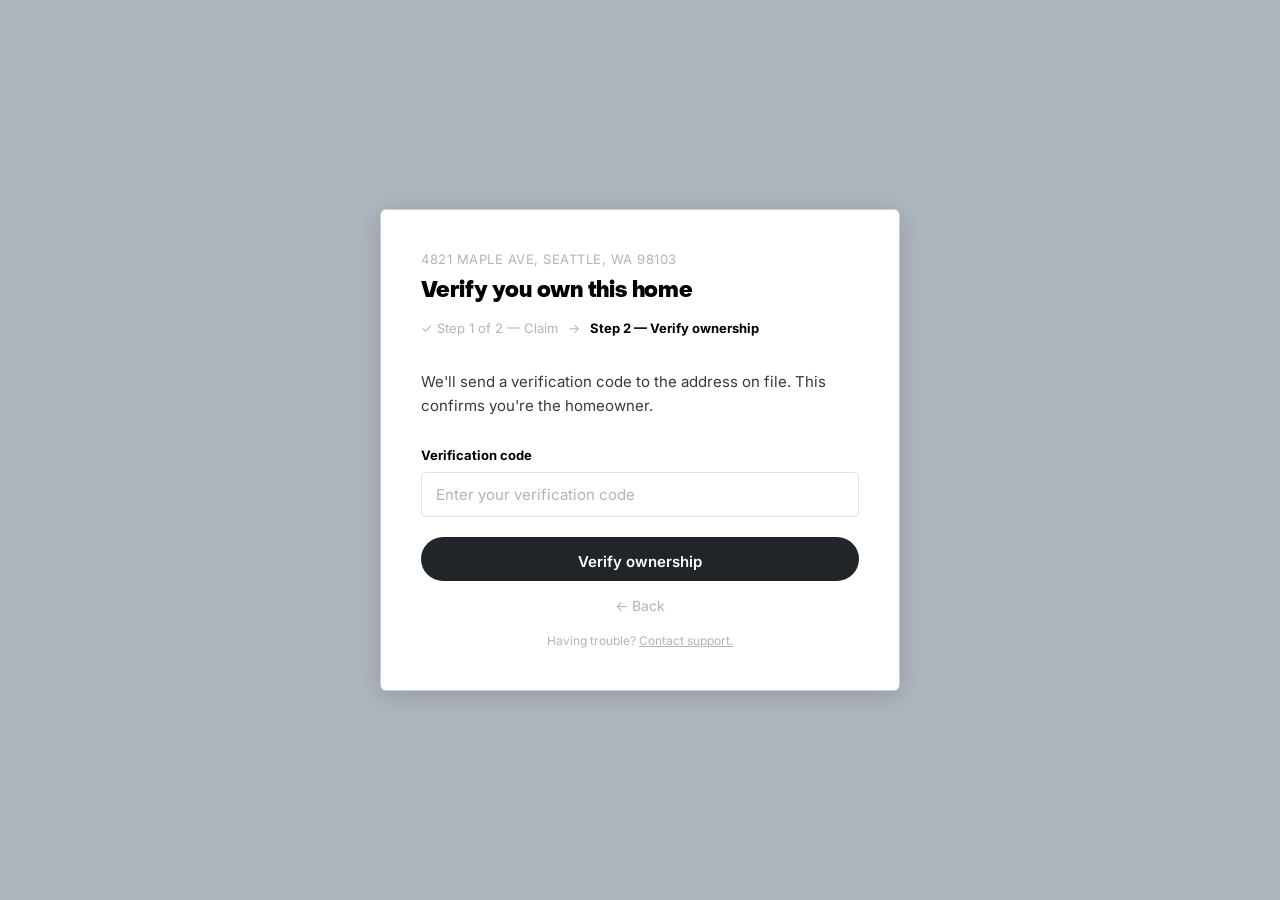
<file: verify-modal.html>
<!DOCTYPE html>
<html lang="en">
<head>
  <meta charset="UTF-8">
  <title>Verify Ownership — Zillow</title>
  <link rel="stylesheet" href="design-system.css">
  <style>
    *, *::before, *::after { box-sizing: border-box; margin: 0; padding: 0; }
    body { font-family: var(--font-ui, -apple-system, BlinkMacSystemFont, "Segoe UI", sans-serif);
    -webkit-font-smoothing: antialiased; background: #ADB5BD; color: #343A40; min-height: 100vh; display: flex; align-items: center; justify-content: center; padding: 40px 20px; }
    a { color: #000000; }

    .modal { background: #ffffff; border: 1px solid #C8CDD3; border-radius: 6px; width: 100%; max-width: 520px; padding: 40px; box-shadow: 0 4px 24px rgba(0,0,0,0.15); }

    .modal-address { font-size: 13px; color: #ADB5BD; text-transform: uppercase; letter-spacing: 0.5px; margin-bottom: 8px; }
    .modal-title { font-size: 22px; font-weight: 800; color: #000000; margin-bottom: 16px; }
    .modal-body { font-size: 15px; color: #343A40; line-height: 1.6; margin-bottom: 28px; }

    /* Progress indicator */
    .progress { display: flex; align-items: center; gap: 10px; margin-bottom: 32px; font-size: 13px; }
    .progress-step { font-weight: 700; color: #000000; }
    .progress-step.done { color: #ADB5BD; font-weight: 400; }
    .progress-arrow { color: #ADB5BD; }

    /* Form */
    .form-group { margin-bottom: 20px; }
    .form-label { display: block; font-size: 13px; font-weight: 700; color: #000000; margin-bottom: 6px; }
    .form-input { width: 100%; padding: 12px 14px; border: 1.5px solid #DEE2E6; border-radius: 4px; font-size: 15px; font-family: inherit; color: #343A40; outline: none; }
    .form-input:focus { border-color: #000000; }
    .form-input::placeholder { color: #ADB5BD; }

    .btn { display: block; width: 100%; background: #212529; color: #ffffff; font-size: 15px; font-weight: 700; padding: 14px 20px; border-radius: 4px; text-decoration: none; text-align: center; border: none; cursor: pointer; font-family: inherit; margin-bottom: 14px; }
    .btn:hover { background: #343A40; }

    .link-secondary { display: block; text-align: center; font-size: 14px; color: #ADB5BD; text-decoration: none; margin-bottom: 16px; }
    .link-secondary:hover { color: #343A40; text-decoration: underline; }

    .support-note { text-align: center; font-size: 12px; color: #ADB5BD; }
    .support-note a { color: #ADB5BD; }

    /* ── CONSTELLATION OVERRIDES ── */
    /* Object Sans on brand text */
    .global-nav-wordmark,
    .price-large, .value-card-amount, .market-index-score,
    .equity-item strong, .section-heading, .hero-headline,
    h1, h2, h3 {
      font-family: "Object Sans", "Inter", sans-serif !important;
      letter-spacing: -0.01em;
    }
    /* Inter on everything else */
    body, input, button, select, textarea {
      font-family: "Inter", -apple-system, BlinkMacSystemFont, "Segoe UI", sans-serif;
    }
    /* Pill buttons */
    .btn, .btn-black, .btn-sm, .sidebar-cta-btn, .msg-cta,
    .btn-outline-sm, .search-btn {
      border-radius: 999px !important;
      font-family: "Inter", sans-serif;
      font-weight: 600;
    }
    /* Pill Voyager chips */
    .suggested-q {
      border-radius: 999px !important;
    }
    /* Rounded-rect icon glyph (not circle) */
    .icon-glyph {
      border-radius: 8px !important;
      width: 32px !important;
      height: 32px !important;
    }
    /* Voyager mode badge as pill */
    .voyager-panel-mode {
      border: 1px solid #C8CDD3;
      border-radius: 999px;
      padding: 2px 8px;
      font-size: 10px;
      font-weight: 600;
      text-transform: uppercase;
      letter-spacing: 0.05em;
      color: #6C757D;
    }
    /* Voyager title — Object Sans */
    .voyager-panel-title {
      font-family: "Object Sans", "Inter", sans-serif;
      font-size: 14px;
      font-weight: 900;
      letter-spacing: -0.01em;
      color: #000;
    }
    /* AI module head */
    .ai-blurb-label, .ai-module-head {
      font-family: "Object Sans", "Inter", sans-serif;
      font-size: 14px;
      font-weight: 900;
      letter-spacing: -0.01em;
    }
    /* Intent chips — pill */
    .intent-chip {
      border-radius: 999px !important;
    }
    /* Avatar — pill */
    .global-nav-avatar {
      border-radius: 999px !important;
    }
    /* Sidebar floating card treatment */
    .sidebar {
      border-left: none !important;
      margin: 16px 16px 16px 0;
      border: 1px solid #C8CDD3 !important;
      border-radius: 8px !important;
      box-shadow: 0 8px 28px rgba(17,17,22,0.10) !important;
      overflow: hidden;
    }
    /* Modal inner — rounded card with gap from viewport edges */
    .page-body-wrapper {
      padding: 16px !important;
      gap: 16px !important;
    }
    .modal-drawer-inner {
      border-radius: 8px !important;
      border: 1px solid #C8CDD3 !important;
      box-shadow: 0 8px 28px rgba(17,17,22,0.10) !important;
    }
  </style>
</head>
<body>

  <div class="modal">
    <div class="modal-address">4821 Maple Ave, Seattle, WA 98103</div>
    <h1 class="modal-title">Verify you own this home</h1>

    <!-- Progress indicator -->
    <div class="progress">
      <span class="progress-step done">&#10003; Step 1 of 2 &mdash; Claim</span>
      <span class="progress-arrow">&rarr;</span>
      <span class="progress-step">Step 2 &mdash; Verify ownership</span>
    </div>

    <p class="modal-body">We'll send a verification code to the address on file. This confirms you're the homeowner.</p>

    <div class="form-group">
      <label class="form-label">Verification code</label>
      <input class="form-input" type="text" placeholder="Enter your verification code">
    </div>

    <a href="nfshdp-postclaim.html" class="btn">Verify ownership</a>
    <a href="claim-modal.html" class="link-secondary">&#8592; Back</a>

    <p class="support-note">Having trouble? <a href="#">Contact support.</a></p>
  </div>

</body>
</html>
</file>
<file: design-system.css>
/* ============================================================
   Homeowner + Seller Surfaces — Constellation design tokens
   Grayscale wireframe fidelity
   ============================================================ */

@font-face {
  font-family: "Object Sans";
  src: url("object-sans-heavy.woff2") format("woff2");
  font-weight: 900;
  font-display: swap;
}
@font-face {
  font-family: "Inter";
  src: url("inter-variable.woff2") format("woff2");
  font-weight: 100 900;
  font-display: swap;
}

:root {
  /* colour palette */
  --screen-bg:   #F8F9FA;
  --card-bg:     #ffffff;
  --card-border: #C8CDD3;
  --nav-border:  #DEE2E6;
  --placeholder: #DCDEE5;
  --ai-bg:       #D0D2DD;
  --ai-border:   #C8CDD3;

  --ink-0: #000000;
  --ink-1: #212529;
  --ink-2: #343A40;
  --ink-3: #495057;
  --ink-4: #6C757D;
  --muted: #ADB5BD;

  --btn-bg:  #212529;
  --btn-ink: #ffffff;

  /* Constellation 4px spacing grid */
  --s1: 4px;  --s2: 8px;  --s3: 12px; --s4: 16px;
  --s5: 20px; --s6: 24px; --s7: 32px; --s8: 40px; --s9: 48px;

  --r:    4px;
  --r-lg: 8px;
  --r-pill: 999px;

  --shadow-sm:       0 1px 4px  rgba(17,17,22,0.12);
  --shadow-sm-heavy: 0 6px 16px rgba(17,17,22,0.24);
  --shadow-md:       0 8px 20px rgba(17,17,22,0.12);
  --shadow-modal:    0 8px 28px rgba(17,17,22,0.12);

  --nav-h:      60px;
  --iconnav-w:  64px;
  --voyager-w:  380px;

  --font-ui:    "Inter", -apple-system, BlinkMacSystemFont, "Segoe UI", sans-serif;
  /* Object Sans is Zillow's brand display face; falls back to Inter if not installed */
  --font-brand: "Object Sans", "Inter", -apple-system, sans-serif;
}

*, *::before, *::after { box-sizing: border-box; margin: 0; padding: 0; }
html { height: 100%; }

body {
  font-family: var(--font-ui);
  font-size: 14px;
  line-height: 1.5;
  color: var(--ink-1);
  background: var(--screen-bg);
  -webkit-font-smoothing: antialiased;
  -moz-osx-font-smoothing: grayscale;
  height: 100%;
  min-height: 0;
  display: flex;
  flex-direction: column;
}

a { color: var(--ink-0); }
a:hover { opacity: 0.7; }

h1, h2, h3, h4 {
  font-family: var(--font-brand);
  font-weight: 900;
  letter-spacing: -0.01em;
  line-height: 1.15;
  color: var(--ink-0);
}

/* ── GLOBAL NAV ── */
.global-nav {
  background: var(--card-bg);
  border-bottom: 1px solid var(--nav-border);
  padding: 0 var(--s8);
  height: var(--nav-h);
  display: flex;
  align-items: center;
  justify-content: space-between;
  flex-shrink: 0;
  position: relative;
  z-index: 200;
}
.global-nav-wordmark {
  font-family: var(--font-brand);
  font-size: 24px;
  font-weight: 900;
  color: var(--ink-0);
  letter-spacing: -0.02em;
  text-decoration: none;
}
.global-nav-links { display: flex; gap: var(--s7); }
.global-nav-links a { font-size: 14px; font-weight: 500; color: var(--ink-2); text-decoration: none; }
.global-nav-links a:hover { color: var(--ink-0); opacity: 1; }
.global-nav-user { display: flex; align-items: center; gap: var(--s3); position: relative; }
.global-nav-name { font-size: 13px; color: var(--ink-2); }
.global-nav-avatar {
  width: 32px; height: 32px;
  border-radius: var(--r-pill);
  background: var(--ink-1);
  color: #fff;
  display: grid; place-items: center;
  font-size: 11px; font-weight: 700;
  cursor: pointer; user-select: none;
}
.user-menu {
  position: absolute; top: 44px; right: 0;
  background: var(--card-bg);
  border: 1px solid var(--nav-border);
  border-radius: var(--r);
  box-shadow: var(--shadow-sm-heavy);
  min-width: 220px; z-index: 300; padding: 4px 0;
}
.user-menu a { display: block; padding: 10px var(--s5); font-size: 14px; font-weight: 600; color: var(--ink-0); text-decoration: none; }
.user-menu a:hover { background: var(--screen-bg); opacity: 1; }
.user-menu a.active { background: var(--ai-bg); }
.user-menu-divider { height: 1px; background: var(--nav-border); margin: 4px 0; }

/* ── APP SHELL ── */
.app-shell { flex: 1; min-height: 0; display: flex; flex-direction: row; overflow: hidden; }

/* ── ICON NAV ── */
.icon-nav {
  width: var(--iconnav-w); flex-shrink: 0; height: 100%;
  background: var(--card-bg); border-right: 1px solid var(--nav-border);
  display: flex; flex-direction: column; align-items: center;
  padding-top: var(--s4); gap: var(--s1);
}
.icon-nav.disabled, .icon-nav[style*="pointer-events: none"] { opacity: 0.4; pointer-events: none; }
.icon-nav-item {
  display: flex; flex-direction: column; align-items: center;
  gap: var(--s1); padding: 10px 0; width: 100%;
  text-decoration: none; cursor: pointer;
}
.icon-nav-item.active .icon-glyph { background: var(--ink-1); color: #fff; }
.icon-glyph {
  width: 32px; height: 32px;
  border-radius: var(--r-lg);
  background: var(--placeholder);
  display: grid; place-items: center;
  font-size: 14px; color: var(--ink-3);
  transition: background 0.12s ease;
}
.icon-label { font-size: 10px; color: var(--ink-3); font-weight: 600; letter-spacing: 0.02em; }

/* ── PAGE BODY / MODAL DRAWER ── */
.page-body-wrapper { flex: 1; min-height: 0; overflow: hidden; display: flex; padding: var(--s6); gap: var(--s6); }
.modal-drawer {
  flex: 1; min-width: 0;
  display: flex; align-items: stretch; justify-content: center;
  overflow: hidden;
}
.modal-drawer-inner {
  width: 100%; max-width: 960px;
  background: var(--card-bg);
  border: 1px solid var(--card-border);
  border-radius: var(--r-lg);
  box-shadow: var(--shadow-modal);
  display: flex; flex-direction: column;
  overflow: hidden;
}

/* ── MAIN COLUMN ── */
.main-col { flex: 1; min-height: 0; padding: var(--s6) var(--s7) var(--s8); overflow-y: auto; }

/* ── SIDEBAR / VOYAGER ── */
.sidebar {
  width: var(--voyager-w); flex-shrink: 0; min-height: 0;
  display: flex; flex-direction: column;
  background: var(--card-bg);
  border: 1px solid var(--card-border);
  border-radius: var(--r-lg);
  box-shadow: var(--shadow-modal);
  overflow: hidden;
}

/* ── VOYAGER PANEL ── */
.voyager-panel { background: var(--card-bg); display: flex; flex-direction: column; overflow: hidden; flex: 1; min-height: 0; }
.voyager-panel-header {
  padding: var(--s3) var(--s4);
  border-bottom: 1px solid var(--nav-border);
  flex-shrink: 0; display: flex; align-items: center; justify-content: space-between;
}
.voyager-panel-title { font-family: var(--font-brand); font-size: 13px; font-weight: 900; color: var(--ink-0); letter-spacing: -0.01em; }
.voyager-panel-mode {
  font-size: 10px; font-weight: 600; text-transform: uppercase; letter-spacing: 0.05em;
  color: var(--ink-4); border: 1px solid var(--card-border);
  border-radius: var(--r-pill); padding: 2px 8px;
}
.voyager-messages {
  flex: 1; min-height: 0; overflow-y: auto;
  padding: var(--s4); display: flex; flex-direction: column; gap: var(--s3);
}
.voyager-messages > * { flex-shrink: 0; }
.msg-voyager {
  background: var(--ai-bg); border: 1px solid var(--ai-border);
  border-radius: var(--r-lg); border-bottom-left-radius: var(--r);
  padding: var(--s3) var(--s4); font-size: 13px; color: var(--ink-2);
  line-height: 1.5; align-self: flex-start; max-width: 92%;
}
.msg-user {
  background: var(--ink-1); color: #fff;
  border-radius: var(--r-lg); border-bottom-right-radius: var(--r);
  padding: var(--s3) var(--s4); font-size: 13px;
  line-height: 1.5; align-self: flex-end; max-width: 85%;
}
.voyager-bottom { flex-shrink: 0; border-top: 1px solid var(--nav-border); background: var(--card-bg); }
.voyager-suggestions { padding: var(--s2) var(--s3) var(--s1); display: flex; flex-direction: column; gap: var(--s1); }
.suggested-q {
  background: var(--screen-bg); border: 1px solid var(--card-border);
  border-radius: var(--r-pill); padding: 6px var(--s3);
  font-size: 12px; font-style: italic; color: var(--ink-3);
  font-family: var(--font-ui); cursor: pointer; text-align: left;
  white-space: normal; line-height: 1.4; transition: background 0.1s ease;
}
.suggested-q:hover { background: var(--placeholder); }
.suggested-q.nav-chip {
  font-style: normal; font-weight: 600;
  background: var(--ink-1); color: #fff;
  border-color: var(--ink-1); text-decoration: none; display: block;
}
.suggested-q.nav-chip:hover { background: var(--ink-0); }
.voyager-input-row { padding: var(--s2) var(--s3) var(--s3); }
.voyager-input-wrap { position: relative; display: flex; align-items: center; }
.voyager-input {
  width: 100%; border: 1px solid var(--card-border);
  border-radius: var(--r-pill); padding: 9px 44px 9px var(--s4);
  font-size: 13px; font-family: var(--font-ui); color: var(--ink-1);
  outline: none; background: var(--card-bg);
}
.voyager-input:focus { border-color: var(--ink-1); }
.voyager-send-btn {
  position: absolute; right: 5px;
  width: 32px; height: 32px;
  border-radius: var(--r-pill); border: none;
  background: var(--ink-1); color: #fff;
  display: grid; place-items: center;
  font-size: 14px; cursor: pointer;
}
.voyager-send-btn:hover { background: var(--ink-0); }

/* ── CARDS & TILES ── */
.card {
  background: var(--card-bg); border: 1px solid var(--card-border);
  border-radius: var(--r); padding: var(--s5); margin-bottom: var(--s4);
}
.section-heading { font-family: var(--font-brand); font-size: 18px; font-weight: 900; color: var(--ink-0); margin-bottom: var(--s3); letter-spacing: -0.01em; }
.eyebrow {
  font-size: 11px; font-weight: 700; text-transform: uppercase;
  letter-spacing: 0.06em; color: var(--ink-4); margin-bottom: var(--s3);
}

/* ── BUTTONS ── */
.btn {
  display: inline-flex; align-items: center; justify-content: center; gap: var(--s2);
  font-family: var(--font-ui); font-weight: 600; font-size: 14px;
  border-radius: var(--r-pill); padding: 0 var(--s5); height: 44px;
  border: 1px solid transparent; cursor: pointer; text-decoration: none;
  transition: background 0.12s ease;
}
.btn-primary { background: var(--btn-bg); color: var(--btn-ink); }
.btn-primary:hover { background: var(--ink-0); opacity: 1; }
.btn-secondary { background: var(--card-bg); color: var(--ink-1); border-color: var(--card-border); }
.btn-secondary:hover { background: var(--screen-bg); }
.btn-block { display: flex; width: 100%; }

/* ── AI MODULE ── */
.ai-module {
  background: var(--ai-bg); border: 1px solid var(--ai-border);
  border-radius: var(--r); padding: var(--s5); margin-bottom: var(--s4);
}
.ai-module-head {
  display: flex; align-items: center; gap: var(--s2);
  font-family: var(--font-brand); font-size: 15px; font-weight: 900;
  color: var(--ink-0); margin-bottom: var(--s2); letter-spacing: -0.01em;
}
.ai-module-body { font-size: 14px; color: var(--ink-3); line-height: 1.55; }

/* ── STAT GRID ── */
.value-cards { display: grid; grid-template-columns: repeat(3, 1fr); gap: var(--s3); margin-bottom: var(--s4); }
.value-card { background: var(--card-bg); border: 1px solid var(--card-border); border-radius: var(--r); padding: var(--s4); }
.value-card-label { font-size: 11px; font-weight: 700; text-transform: uppercase; letter-spacing: 0.05em; color: var(--ink-4); margin-bottom: var(--s2); }
.value-card-amount { font-size: 22px; font-family: var(--font-brand); font-weight: 900; color: var(--ink-0); }

/* ── INTERACTIVE SELECTED STATE ── */
.selected { border: 2px solid var(--ink-0) !important; background: transparent !important; }

/* ── SCROLLBAR SUBTLE ── */
.main-col::-webkit-scrollbar,
.voyager-messages::-webkit-scrollbar,
.sidebar::-webkit-scrollbar { width: 6px; }
.main-col::-webkit-scrollbar-thumb,
.voyager-messages::-webkit-scrollbar-thumb,
.sidebar::-webkit-scrollbar-thumb { background: var(--placeholder); border-radius: 6px; }
</file>
